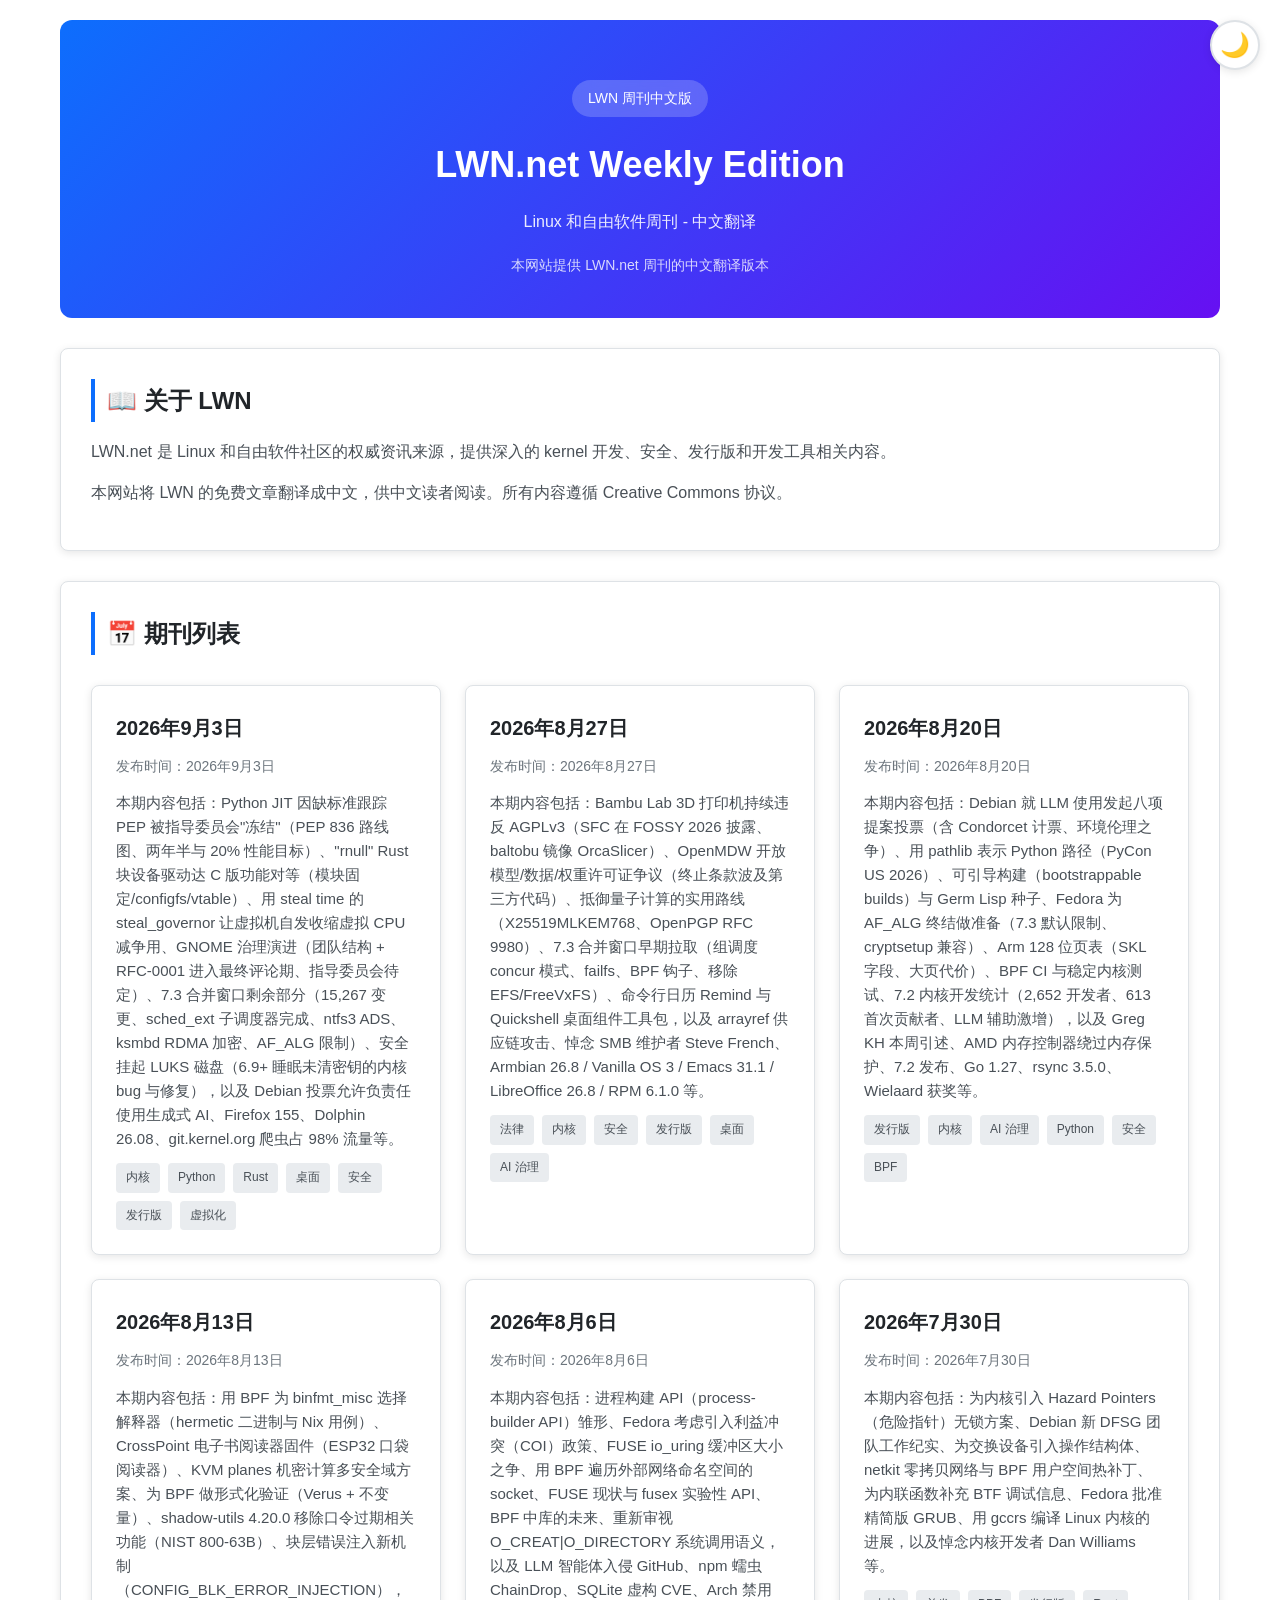
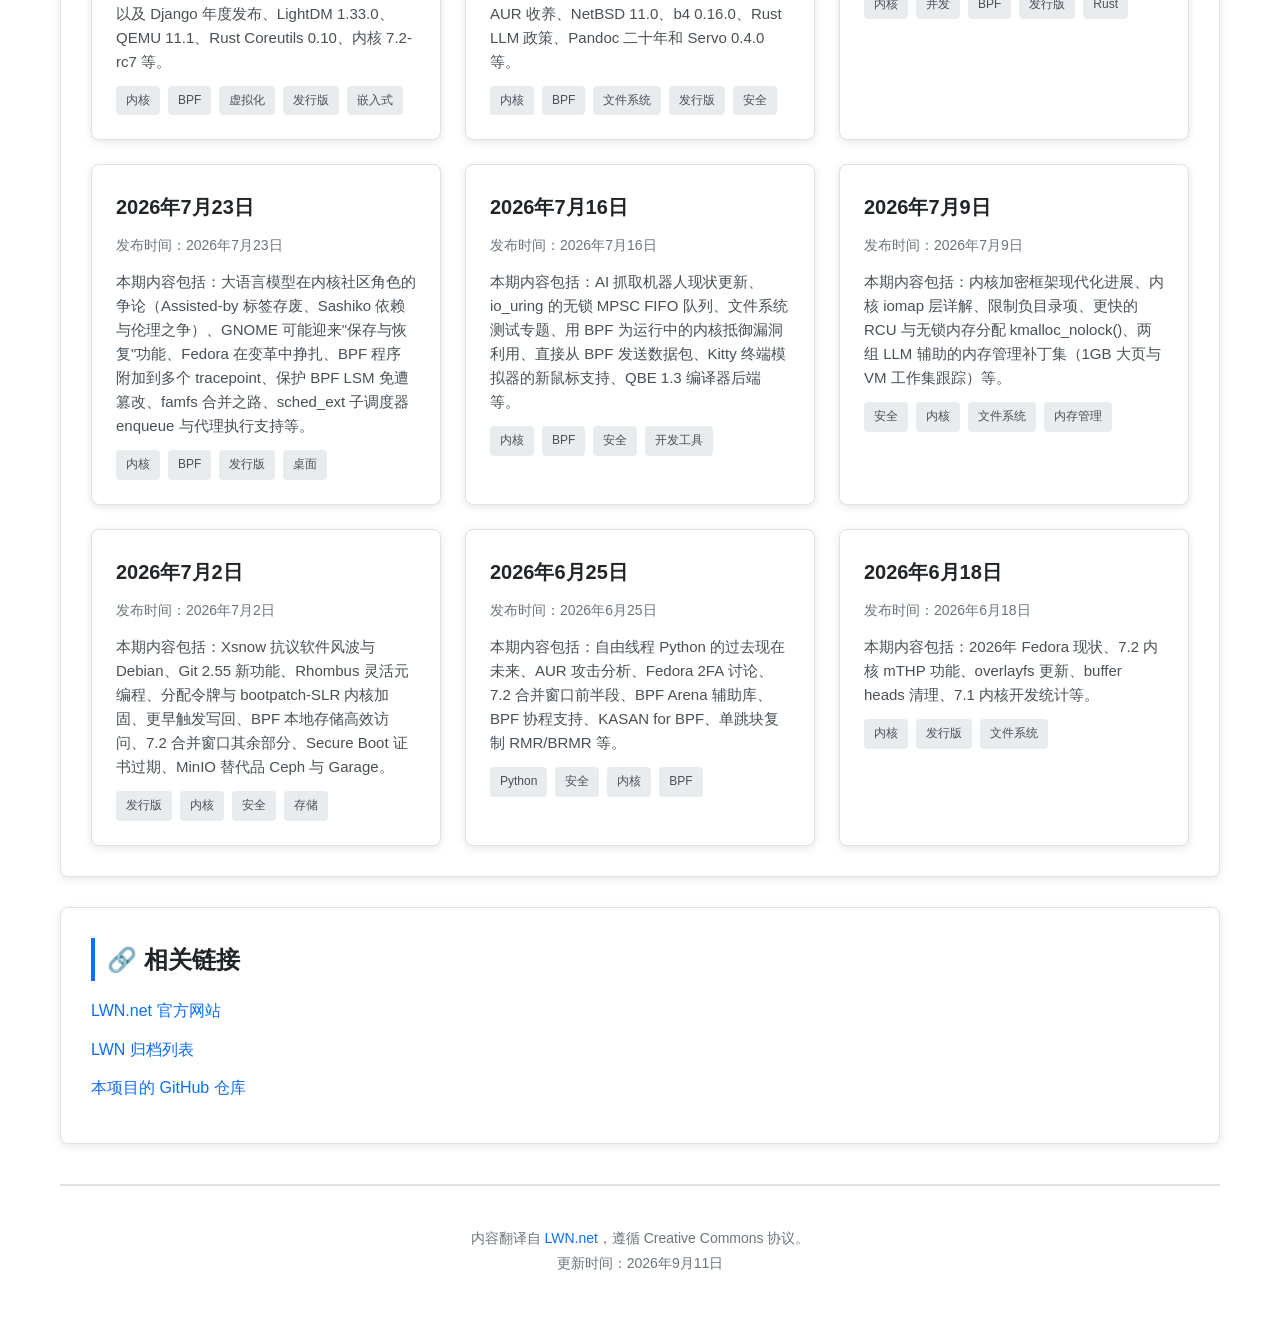
<file: index.html>
<!DOCTYPE html>
<html lang="zh-CN">
<head>
    <meta charset="UTF-8">
    <meta name="viewport" content="width=device-width, initial-scale=1.0">
    <title>LWN 周刊中文版</title>
    <link rel="stylesheet" href="style.css">
    <link rel="icon" href="data:image/svg+xml,<svg xmlns='http://www.w3.org/2000/svg' viewBox='0 0 100 100'><text y='.9em' font-size='90'>📰</text></svg>">
</head>
<body>
    <button class="theme-toggle" id="themeToggle" aria-label="切换主题">
        <span class="theme-icon">🌙</span>
    </button>

    <div class="container">
        <header class="header">
            <div class="header-badge">LWN 周刊中文版</div>
            <h1>LWN.net Weekly Edition</h1>
            <p class="edition-desc">Linux 和自由软件周刊 - 中文翻译</p>
            <p style="margin-top: 16px; font-size: 14px; opacity: 0.8;">
                本网站提供 LWN.net 周刊的中文翻译版本
            </p>
        </header>

        <main class="content">
            <section class="about-section">
                <h2>📖 关于 LWN</h2>
                <p>LWN.net 是 Linux 和自由软件社区的权威资讯来源，提供深入的 kernel 开发、安全、发行版和开发工具相关内容。</p>
                <p>本网站将 LWN 的免费文章翻译成中文，供中文读者阅读。所有内容遵循 Creative Commons 协议。</p>
            </section>

            <section class="editions-section">
                <h2>📅 期刊列表</h2>
                <div class="editions-grid">
                    <div class="edition-card">
                        <h3><a href="2026-09-03.html">2026年9月3日</a></h3>
                        <p class="date">发布时间：2026年9月3日</p>
                        <p class="summary">
                            本期内容包括：Python JIT 因缺标准跟踪 PEP 被指导委员会"冻结"（PEP 836 路线图、两年半与 20% 性能目标）、"rnull" Rust 块设备驱动达 C 版功能对等（模块固定/configfs/vtable）、用 steal time 的 steal_governor 让虚拟机自发收缩虚拟 CPU 减争用、GNOME 治理演进（团队结构 + RFC-0001 进入最终评论期、指导委员会待定）、7.3 合并窗口剩余部分（15,267 变更、sched_ext 子调度器完成、ntfs3 ADS、ksmbd RDMA 加密、AF_ALG 限制）、安全挂起 LUKS 磁盘（6.9+ 睡眠未清密钥的内核 bug 与修复），以及 Debian 投票允许负责任使用生成式 AI、Firefox 155、Dolphin 26.08、git.kernel.org 爬虫占 98% 流量等。
                        </p>
                        <div class="tags">
                            <span class="tag">内核</span>
                            <span class="tag">Python</span>
                            <span class="tag">Rust</span>
                            <span class="tag">桌面</span>
                            <span class="tag">安全</span>
                            <span class="tag">发行版</span>
                            <span class="tag">虚拟化</span>
                        </div>
                    </div>
                    <div class="edition-card">
                        <h3><a href="2026-08-27.html">2026年8月27日</a></h3>
                        <p class="date">发布时间：2026年8月27日</p>
                        <p class="summary">
                            本期内容包括：Bambu Lab 3D 打印机持续违反 AGPLv3（SFC 在 FOSSY 2026 披露、baltobu 镜像 OrcaSlicer）、OpenMDW 开放模型/数据/权重许可证争议（终止条款波及第三方代码）、抵御量子计算的实用路线（X25519MLKEM768、OpenPGP RFC 9980）、7.3 合并窗口早期拉取（组调度 concur 模式、failfs、BPF 钩子、移除 EFS/FreeVxFS）、命令行日历 Remind 与 Quickshell 桌面组件工具包，以及 arrayref 供应链攻击、悼念 SMB 维护者 Steve French、Armbian 26.8 / Vanilla OS 3 / Emacs 31.1 / LibreOffice 26.8 / RPM 6.1.0 等。
                        </p>
                        <div class="tags">
                            <span class="tag">法律</span>
                            <span class="tag">内核</span>
                            <span class="tag">安全</span>
                            <span class="tag">发行版</span>
                            <span class="tag">桌面</span>
                            <span class="tag">AI 治理</span>
                        </div>
                    </div>
                    <div class="edition-card">
                        <h3><a href="2026-08-20.html">2026年8月20日</a></h3>
                        <p class="date">发布时间：2026年8月20日</p>
                        <p class="summary">
                            本期内容包括：Debian 就 LLM 使用发起八项提案投票（含 Condorcet 计票、环境伦理之争）、用 pathlib 表示 Python 路径（PyCon US 2026）、可引导构建（bootstrappable builds）与 Germ Lisp 种子、Fedora 为 AF_ALG 终结做准备（7.3 默认限制、cryptsetup 兼容）、Arm 128 位页表（SKL 字段、大页代价）、BPF CI 与稳定内核测试、7.2 内核开发统计（2,652 开发者、613 首次贡献者、LLM 辅助激增），以及 Greg KH 本周引述、AMD 内存控制器绕过内存保护、7.2 发布、Go 1.27、rsync 3.5.0、Wielaard 获奖等。
                        </p>
                        <div class="tags">
                            <span class="tag">发行版</span>
                            <span class="tag">内核</span>
                            <span class="tag">AI 治理</span>
                            <span class="tag">Python</span>
                            <span class="tag">安全</span>
                            <span class="tag">BPF</span>
                        </div>
                    </div>
                    <div class="edition-card">
                        <h3><a href="2026-08-13.html">2026年8月13日</a></h3>
                        <p class="date">发布时间：2026年8月13日</p>
                        <p class="summary">
                            本期内容包括：用 BPF 为 binfmt_misc 选择解释器（hermetic 二进制与 Nix 用例）、CrossPoint 电子书阅读器固件（ESP32 口袋阅读器）、KVM planes 机密计算多安全域方案、为 BPF 做形式化验证（Verus + 不变量）、shadow-utils 4.20.0 移除口令过期相关功能（NIST 800-63B）、块层错误注入新机制（CONFIG_BLK_ERROR_INJECTION），以及 Django 年度发布、LightDM 1.33.0、QEMU 11.1、Rust Coreutils 0.10、内核 7.2-rc7 等。
                        </p>
                        <div class="tags">
                            <span class="tag">内核</span>
                            <span class="tag">BPF</span>
                            <span class="tag">虚拟化</span>
                            <span class="tag">发行版</span>
                            <span class="tag">嵌入式</span>
                        </div>
                    </div>
                    <div class="edition-card">
                        <h3><a href="2026-08-06.html">2026年8月6日</a></h3>
                        <p class="date">发布时间：2026年8月6日</p>
                        <p class="summary">
                            本期内容包括：进程构建 API（process-builder API）雏形、Fedora 考虑引入利益冲突（COI）政策、FUSE io_uring 缓冲区大小之争、用 BPF 遍历外部网络命名空间的 socket、FUSE 现状与 fusex 实验性 API、BPF 中库的未来、重新审视 O_CREAT|O_DIRECTORY 系统调用语义，以及 LLM 智能体入侵 GitHub、npm 蠕虫 ChainDrop、SQLite 虚构 CVE、Arch 禁用 AUR 收养、NetBSD 11.0、b4 0.16.0、Rust LLM 政策、Pandoc 二十年和 Servo 0.4.0 等。
                        </p>
                        <div class="tags">
                            <span class="tag">内核</span>
                            <span class="tag">BPF</span>
                            <span class="tag">文件系统</span>
                            <span class="tag">发行版</span>
                            <span class="tag">安全</span>
                        </div>
                    </div>
                    <div class="edition-card">
                        <h3><a href="2026-07-30.html">2026年7月30日</a></h3>
                        <p class="date">发布时间：2026年7月30日</p>
                        <p class="summary">
                            本期内容包括：为内核引入 Hazard Pointers（危险指针）无锁方案、Debian 新 DFSG 团队工作纪实、为交换设备引入操作结构体、netkit 零拷贝网络与 BPF 用户空间热补丁、为内联函数补充 BTF 调试信息、Fedora 批准精简版 GRUB、用 gccrs 编译 Linux 内核的进展，以及悼念内核开发者 Dan Williams 等。
                        </p>
                        <div class="tags">
                            <span class="tag">内核</span>
                            <span class="tag">并发</span>
                            <span class="tag">BPF</span>
                            <span class="tag">发行版</span>
                            <span class="tag">Rust</span>
                        </div>
                    </div>
                    <div class="edition-card">
                        <h3><a href="2026-07-23.html">2026年7月23日</a></h3>
                        <p class="date">发布时间：2026年7月23日</p>
                        <p class="summary">
                            本期内容包括：大语言模型在内核社区角色的争论（Assisted-by 标签存废、Sashiko 依赖与伦理之争）、GNOME 可能迎来"保存与恢复"功能、Fedora 在变革中挣扎、BPF 程序附加到多个 tracepoint、保护 BPF LSM 免遭篡改、famfs 合并之路、sched_ext 子调度器 enqueue 与代理执行支持等。
                        </p>
                        <div class="tags">
                            <span class="tag">内核</span>
                            <span class="tag">BPF</span>
                            <span class="tag">发行版</span>
                            <span class="tag">桌面</span>
                        </div>
                    </div>
                    <div class="edition-card">
                        <h3><a href="2026-07-16.html">2026年7月16日</a></h3>
                        <p class="date">发布时间：2026年7月16日</p>
                        <p class="summary">
                            本期内容包括：AI 抓取机器人现状更新、io_uring 的无锁 MPSC FIFO 队列、文件系统测试专题、用 BPF 为运行中的内核抵御漏洞利用、直接从 BPF 发送数据包、Kitty 终端模拟器的新鼠标支持、QBE 1.3 编译器后端等。
                        </p>
                        <div class="tags">
                            <span class="tag">内核</span>
                            <span class="tag">BPF</span>
                            <span class="tag">安全</span>
                            <span class="tag">开发工具</span>
                        </div>
                    </div>
                    <div class="edition-card">
                        <h3><a href="2026-07-09.html">2026年7月9日</a></h3>
                        <p class="date">发布时间：2026年7月9日</p>
                        <p class="summary">
                            本期内容包括：内核加密框架现代化进展、内核 iomap 层详解、限制负目录项、更快的 RCU 与无锁内存分配 kmalloc_nolock()、两组 LLM 辅助的内存管理补丁集（1GB 大页与 VM 工作集跟踪）等。
                        </p>
                        <div class="tags">
                            <span class="tag">安全</span>
                            <span class="tag">内核</span>
                            <span class="tag">文件系统</span>
                            <span class="tag">内存管理</span>
                        </div>
                    </div>
                    <div class="edition-card">
                        <h3><a href="2026-07-02.html">2026年7月2日</a></h3>
                        <p class="date">发布时间：2026年7月2日</p>
                        <p class="summary">
                            本期内容包括：Xsnow 抗议软件风波与 Debian、Git 2.55 新功能、Rhombus 灵活元编程、分配令牌与 bootpatch-SLR 内核加固、更早触发写回、BPF 本地存储高效访问、7.2 合并窗口其余部分、Secure Boot 证书过期、MinIO 替代品 Ceph 与 Garage。
                        </p>
                        <div class="tags">
                            <span class="tag">发行版</span>
                            <span class="tag">内核</span>
                            <span class="tag">安全</span>
                            <span class="tag">存储</span>
                        </div>
                    </div>
                    <div class="edition-card">
                        <h3><a href="2026-06-25.html">2026年6月25日</a></h3>
                        <p class="date">发布时间：2026年6月25日</p>
                        <p class="summary">
                            本期内容包括：自由线程 Python 的过去现在未来、AUR 攻击分析、Fedora 2FA 讨论、7.2 合并窗口前半段、BPF Arena 辅助库、BPF 协程支持、KASAN for BPF、单跳块复制 RMR/BRMR 等。
                        </p>
                        <div class="tags">
                            <span class="tag">Python</span>
                            <span class="tag">安全</span>
                            <span class="tag">内核</span>
                            <span class="tag">BPF</span>
                        </div>
                    </div>
                    <div class="edition-card">
                        <h3><a href="2026-06-18.html">2026年6月18日</a></h3>
                        <p class="date">发布时间：2026年6月18日</p>
                        <p class="summary">
                            本期内容包括：2026年 Fedora 现状、7.2 内核 mTHP 功能、overlayfs 更新、buffer heads 清理、7.1 内核开发统计等。
                        </p>
                        <div class="tags">
                            <span class="tag">内核</span>
                            <span class="tag">发行版</span>
                            <span class="tag">文件系统</span>
                        </div>
                    </div>
                </div>
            </section>

            <section class="links-section">
                <h2>🔗 相关链接</h2>
                <ul class="links-list">
                    <li><a href="https://lwn.net" target="_blank">LWN.net 官方网站</a></li>
                    <li><a href="https://lwn.net/Archives/" target="_blank">LWN 归档列表</a></li>
                    <li><a href="https://github.com/lph12168x/LWN-Weekly" target="_blank">本项目的 GitHub 仓库</a></li>
                </ul>
            </section>
        </main>

        <footer class="footer">
            <p>内容翻译自 <a href="https://lwn.net" target="_blank">LWN.net</a>，遵循 Creative Commons 协议。</p>
            <p>更新时间：2026年9月11日</p>
        </footer>
    </div>

    <script>
        const themeToggle = document.getElementById('themeToggle');
        const themeIcon = themeToggle.querySelector('.theme-icon');
        
        const currentTheme = localStorage.getItem('theme') || 'light';
        document.documentElement.setAttribute('data-theme', currentTheme);
        updateIcon(currentTheme);

        themeToggle.addEventListener('click', () => {
            const current = document.documentElement.getAttribute('data-theme');
            const newTheme = current === 'light' ? 'dark' : 'light';
            document.documentElement.setAttribute('data-theme', newTheme);
            localStorage.setItem('theme', newTheme);
            updateIcon(newTheme);
        });

        function updateIcon(theme) {
            themeIcon.textContent = theme === 'light' ? '🌙' : '☀️';
        }
    </script>
</body>
</html>
</file>
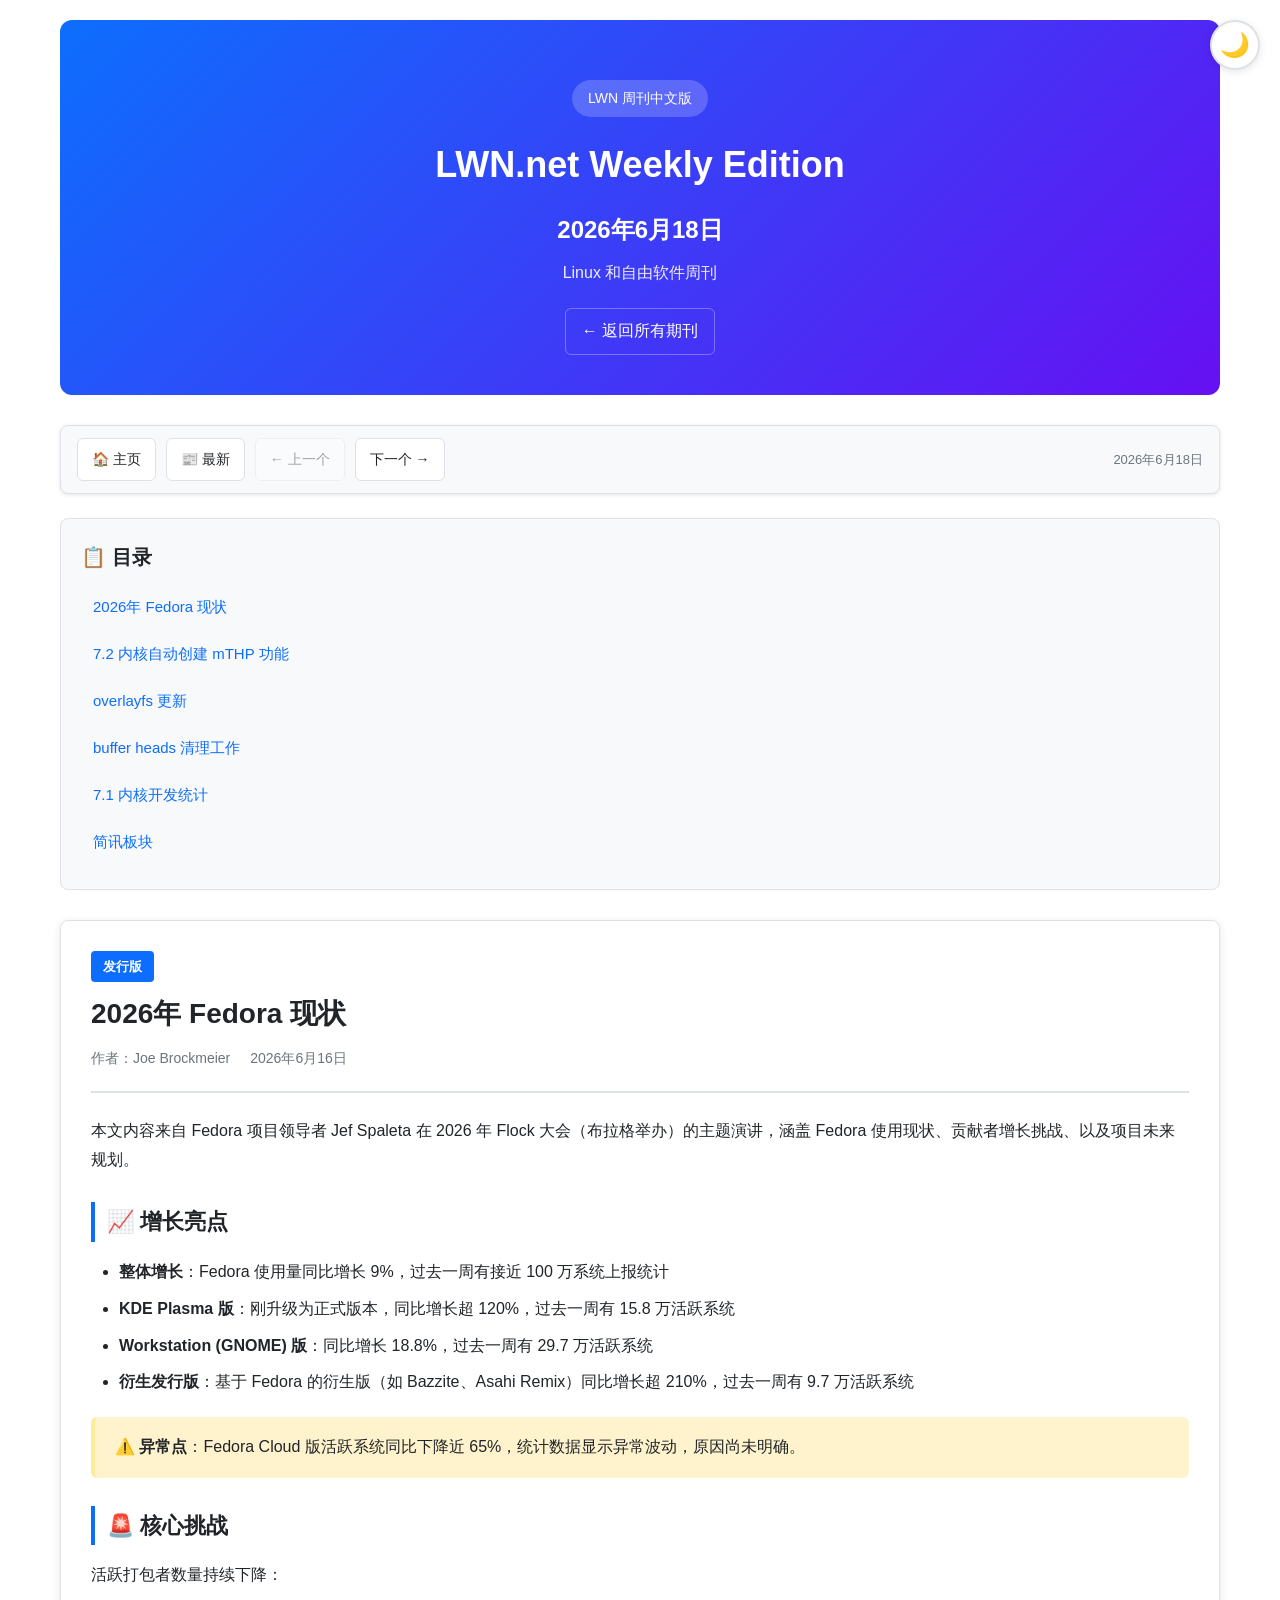
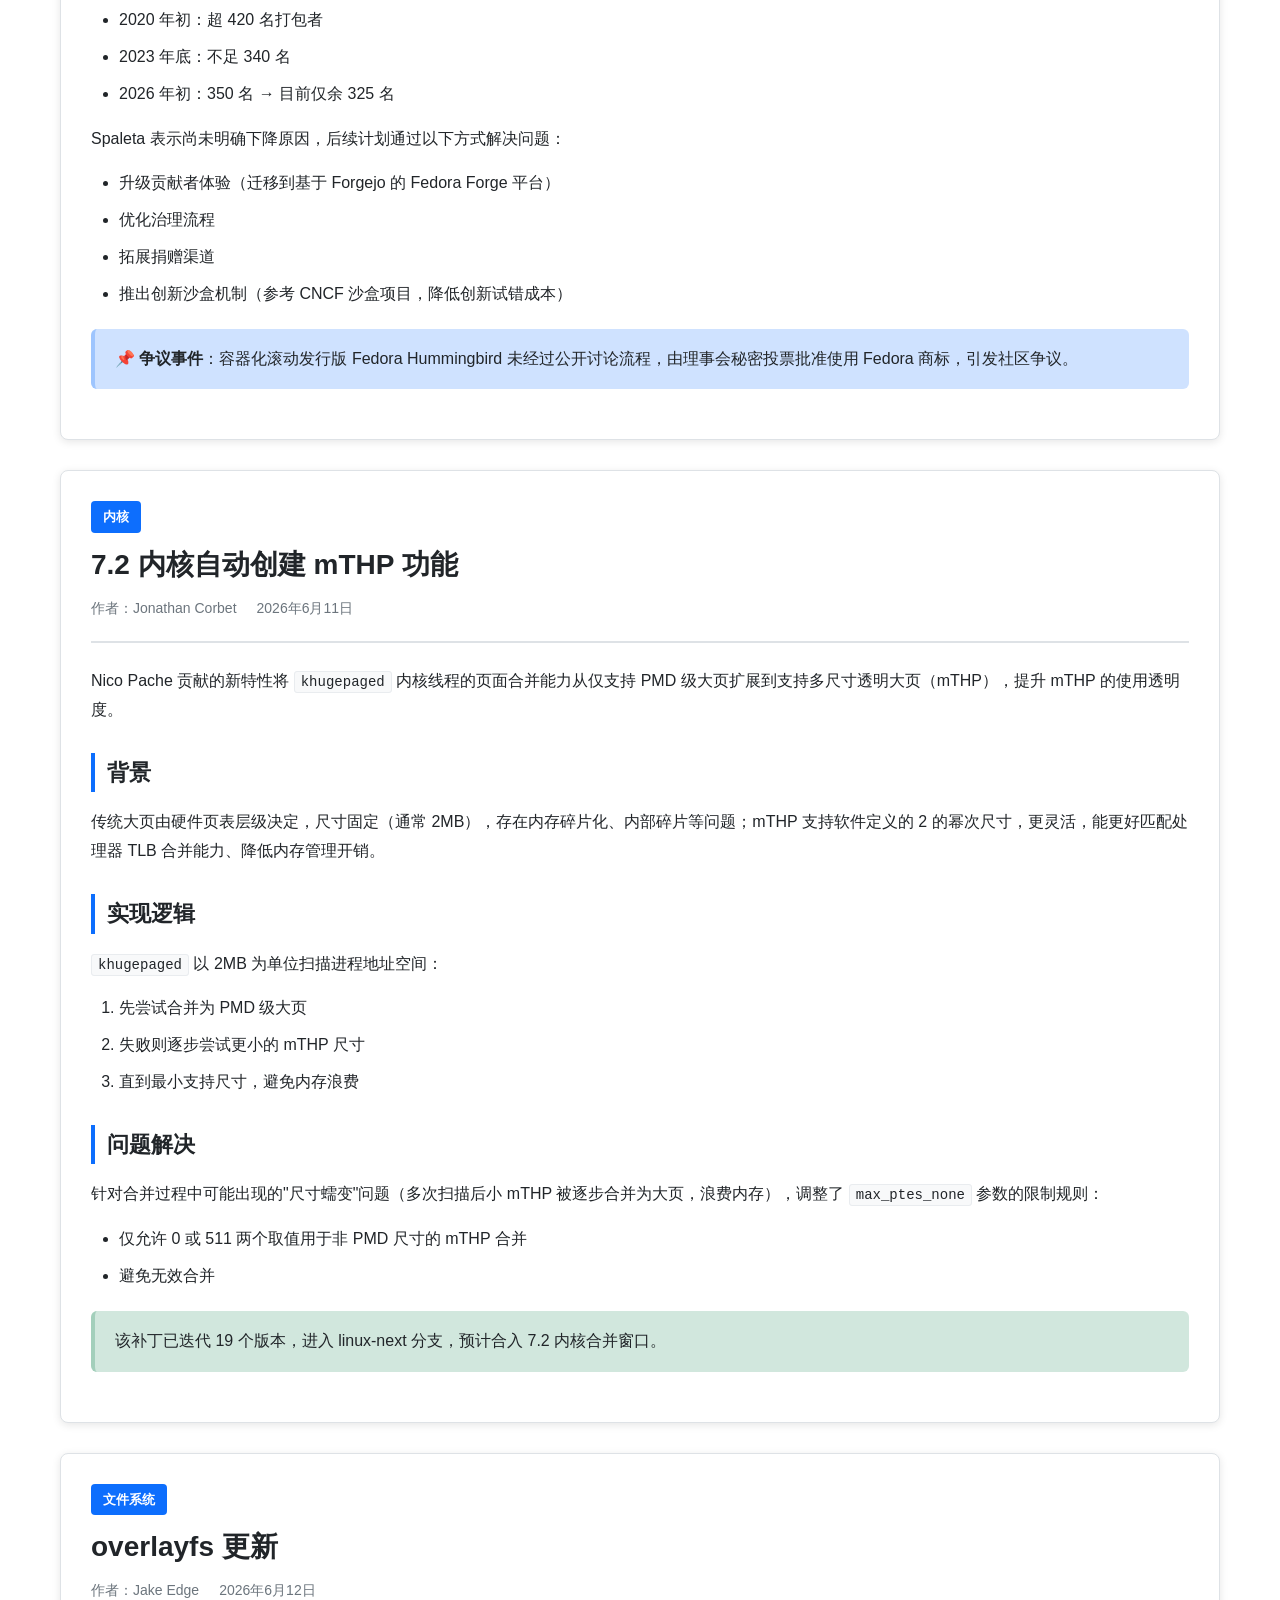
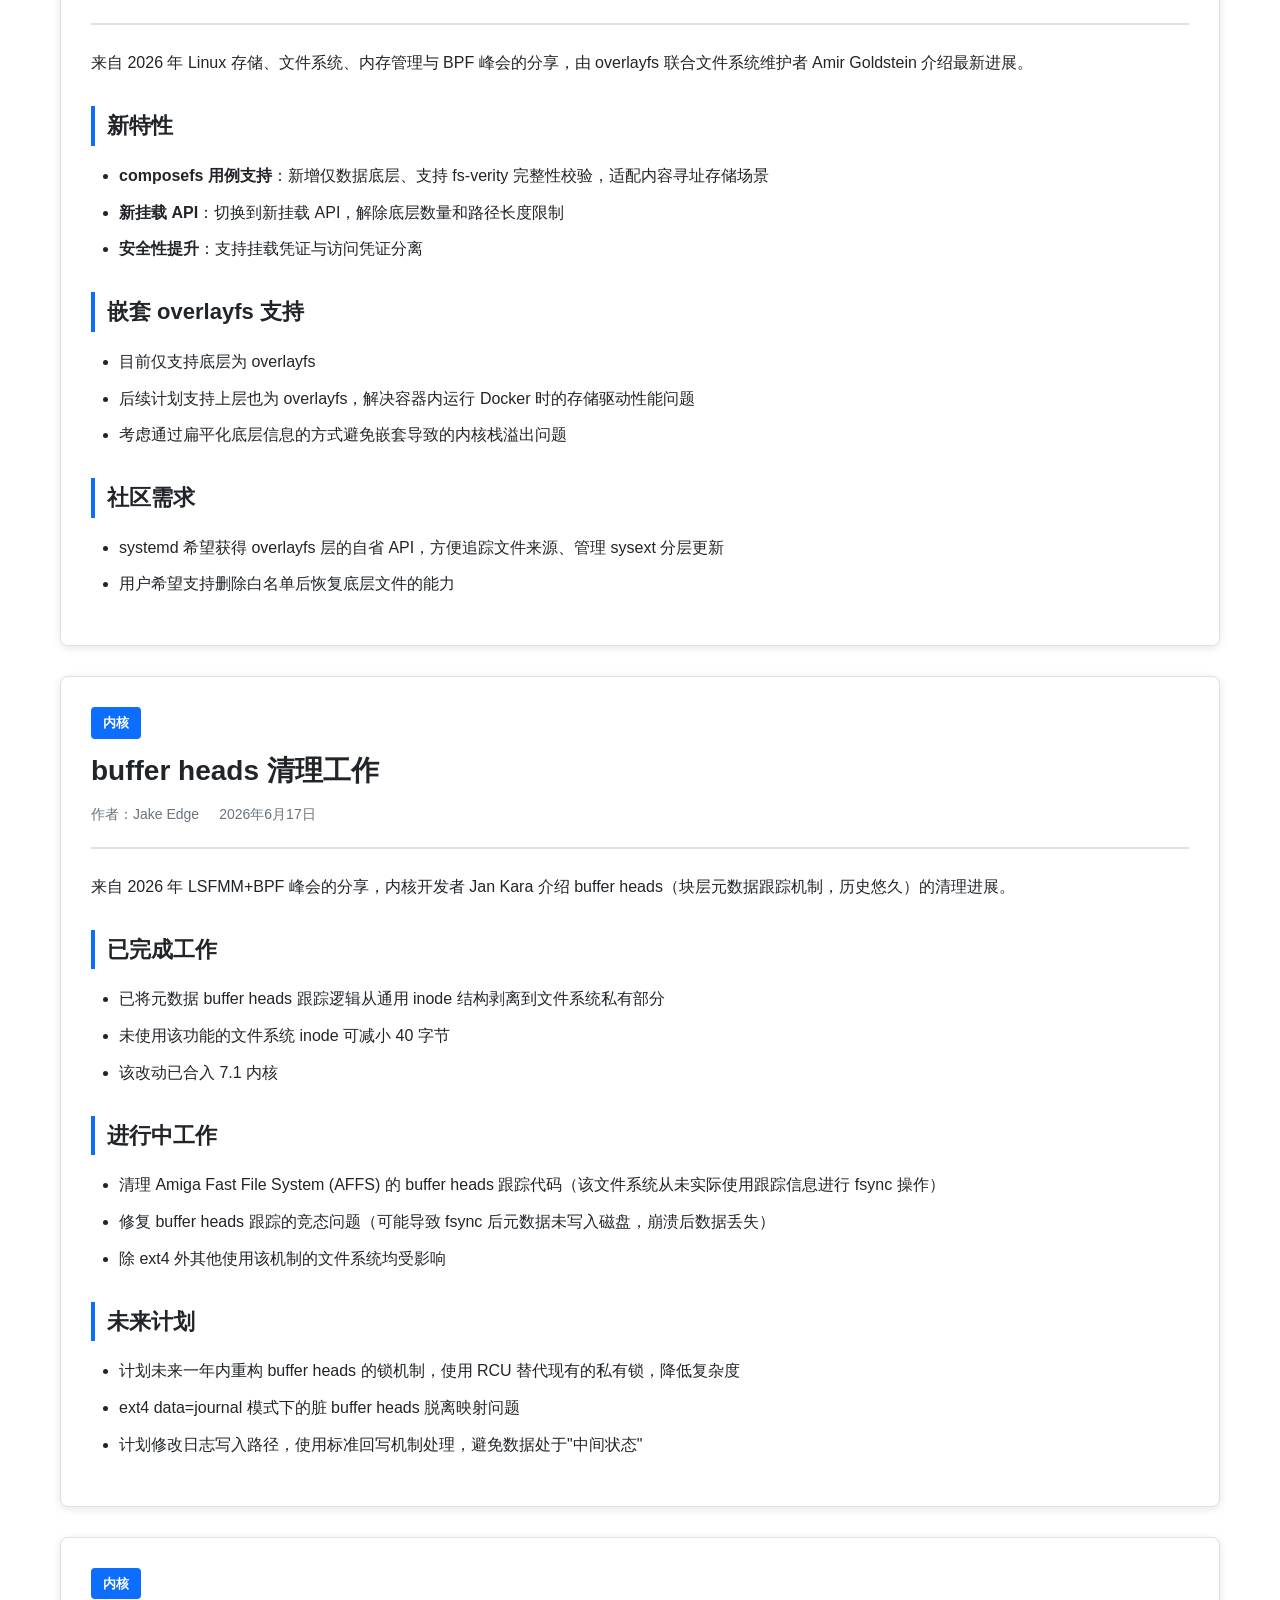
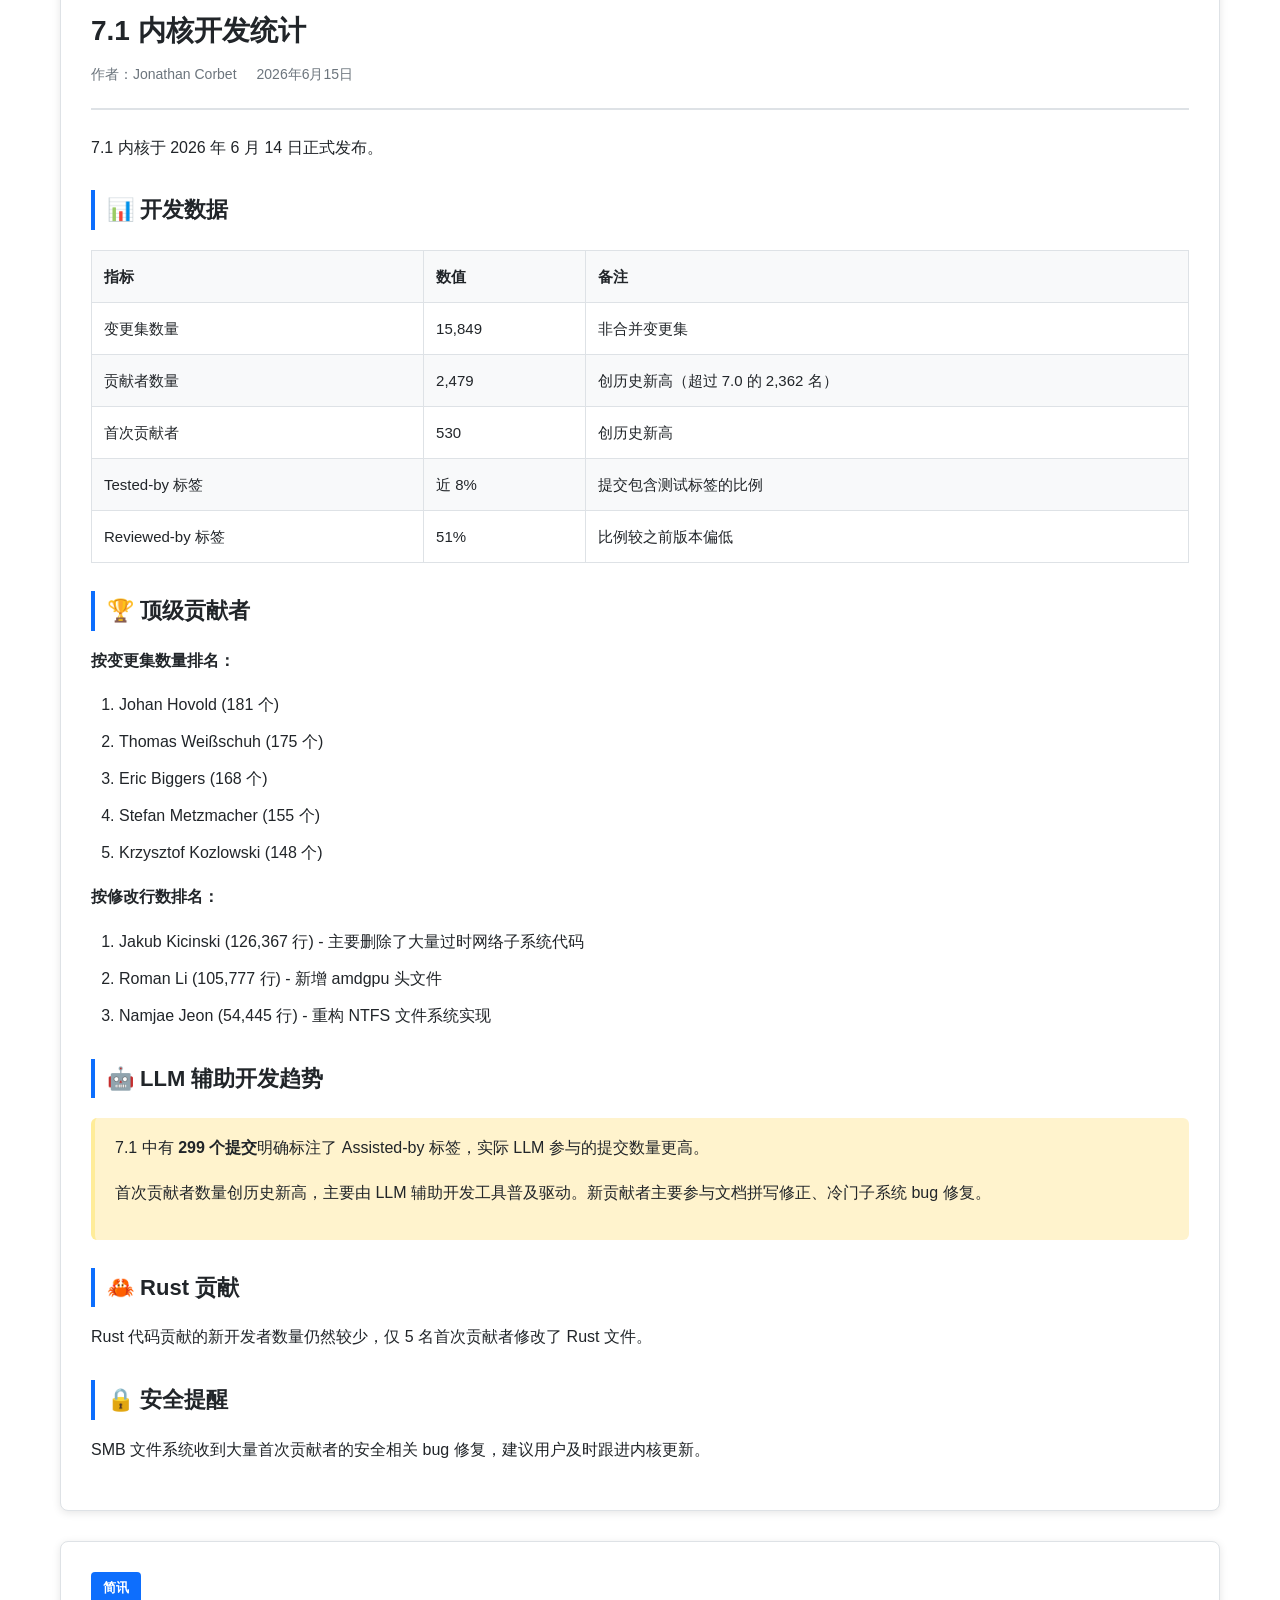
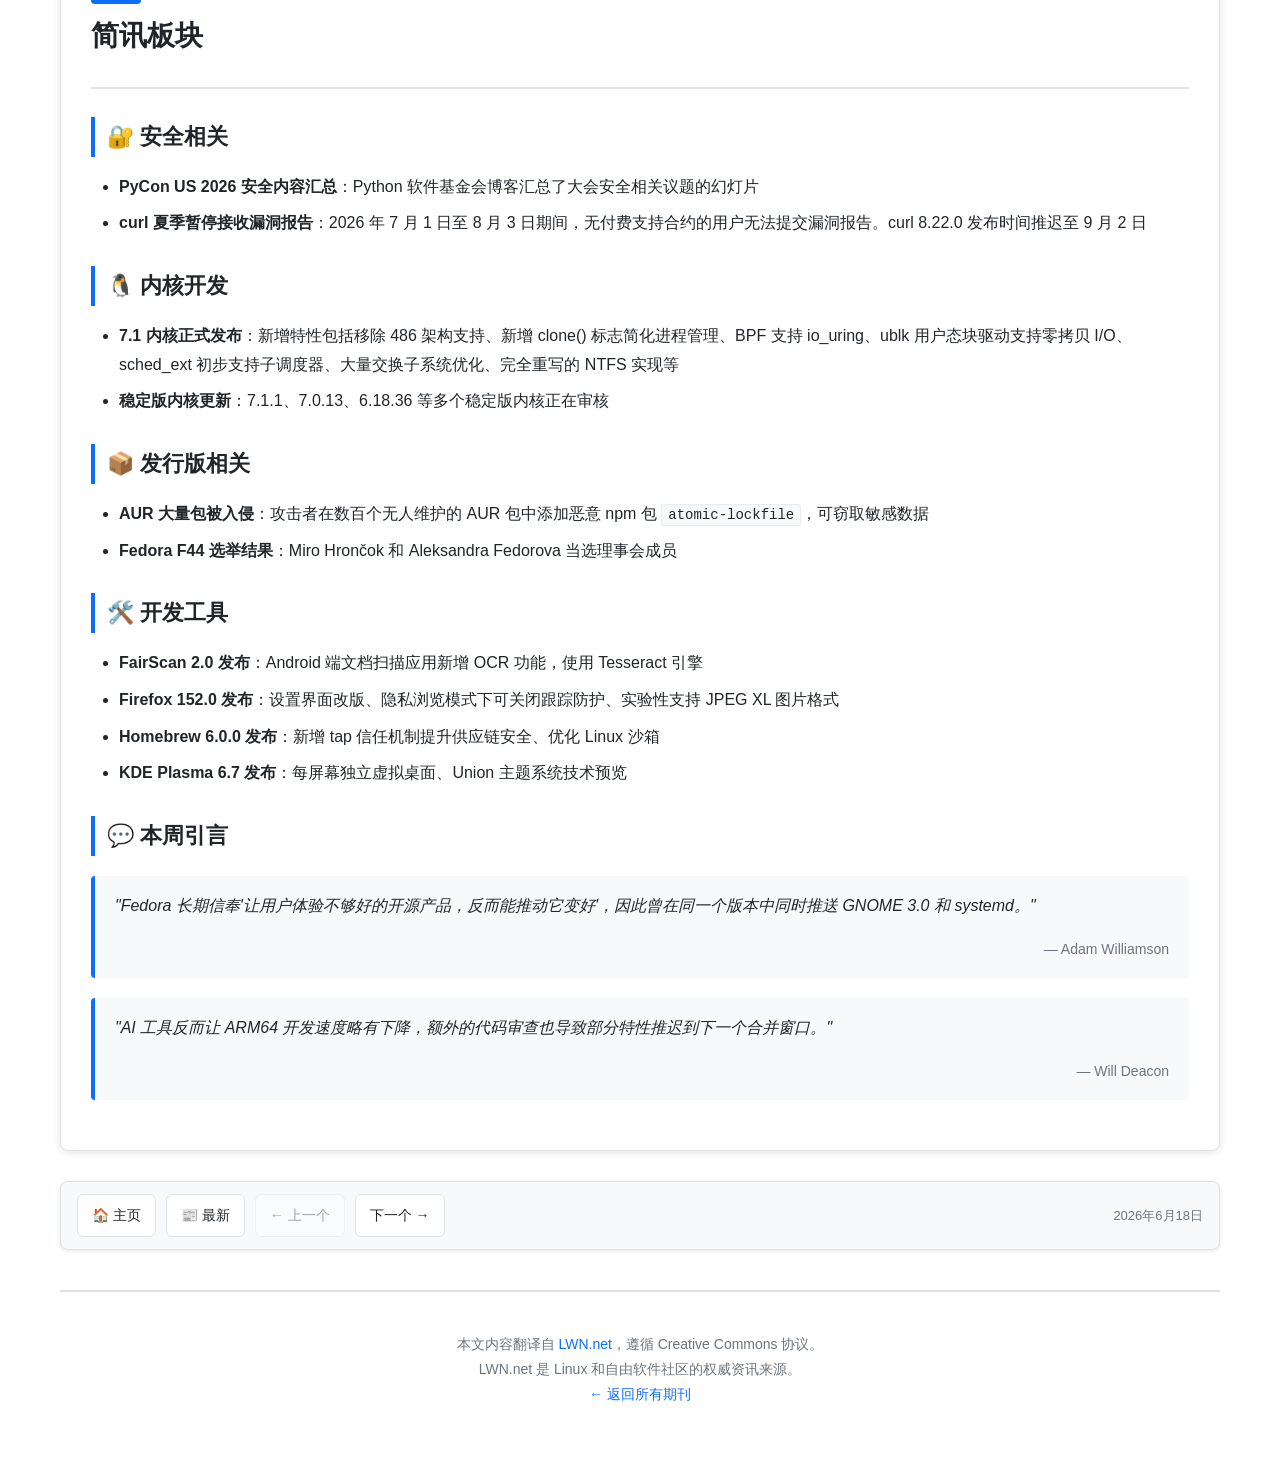
<file: 2026-06-18.html>
<!DOCTYPE html>
<html lang="zh-CN">
<head>
    <meta charset="UTF-8">
    <meta name="viewport" content="width=device-width, initial-scale=1.0">
    <title>LWN 周刊 - 2026年6月18日</title>
    <link rel="stylesheet" href="style.css">
    <link rel="icon" href="data:image/svg+xml,<svg xmlns='http://www.w3.org/2000/svg' viewBox='0 0 100 100'><text y='.9em' font-size='90'>📰</text></svg>">
</head>
<body>
    <button class="theme-toggle" id="themeToggle" aria-label="切换主题">
        <span class="theme-icon">🌙</span>
    </button>

    <div class="container">
        <header class="header">
            <div class="header-badge">LWN 周刊中文版</div>
            <h1>LWN.net Weekly Edition</h1>
            <p class="edition-date">2026年6月18日</p>
            <p class="edition-desc">Linux 和自由软件周刊</p>
            <a href="index.html" class="back-link">← 返回所有期刊</a>
        </header>

        <!-- 期刊导航 NAV-START -->
        <nav class="nav-bar" aria-label="期刊导航">
            <a class="nav-btn" href="index.html">🏠 主页</a>
            <a class="nav-btn" href="2026-08-27.html">📰 最新</a>
            <span class="nav-btn nav-disabled">← 上一个</span>
            <a class="nav-btn" href="2026-06-25.html">下一个 →</a>
            <span class="nav-current-label">2026年6月18日</span>
        </nav>
        <!-- 期刊导航 NAV-END -->

        <nav class="toc">
            <h2>📋 目录</h2>
            <ul>
                <li><a href="#fedora-status">2026年 Fedora 现状</a></li>
                <li><a href="#mthp">7.2 内核自动创建 mTHP 功能</a></li>
                <li><a href="#overlayfs">overlayfs 更新</a></li>
                <li><a href="#buffer-heads">buffer heads 清理工作</a></li>
                <li><a href="#kernel-stats">7.1 内核开发统计</a></li>
                <li><a href="#briefs">简讯板块</a></li>
            </ul>
        </nav>

        <main class="content">
            <article class="article" id="fedora-status">
                <div class="article-header">
                    <span class="article-category">发行版</span>
                    <h2>2026年 Fedora 现状</h2>
                    <div class="article-meta">
                        <span class="author">作者：Joe Brockmeier</span>
                        <span class="date">2026年6月16日</span>
                    </div>
                </div>
                <div class="article-body">
                    <p>本文内容来自 Fedora 项目领导者 Jef Spaleta 在 2026 年 Flock 大会（布拉格举办）的主题演讲，涵盖 Fedora 使用现状、贡献者增长挑战、以及项目未来规划。</p>

                    <h3>📈 增长亮点</h3>
                    <ul>
                        <li><strong>整体增长</strong>：Fedora 使用量同比增长 9%，过去一周有接近 100 万系统上报统计</li>
                        <li><strong>KDE Plasma 版</strong>：刚升级为正式版本，同比增长超 120%，过去一周有 15.8 万活跃系统</li>
                        <li><strong>Workstation (GNOME) 版</strong>：同比增长 18.8%，过去一周有 29.7 万活跃系统</li>
                        <li><strong>衍生发行版</strong>：基于 Fedora 的衍生版（如 Bazzite、Asahi Remix）同比增长超 210%，过去一周有 9.7 万活跃系统</li>
                    </ul>

                    <div class="info-box warning">
                        <strong>⚠️ 异常点</strong>：Fedora Cloud 版活跃系统同比下降近 65%，统计数据显示异常波动，原因尚未明确。
                    </div>

                    <h3>🚨 核心挑战</h3>
                    <p>活跃打包者数量持续下降：</p>
                    <ul>
                        <li>2020 年初：超 420 名打包者</li>
                        <li>2023 年底：不足 340 名</li>
                        <li>2026 年初：350 名 → 目前仅余 325 名</li>
                    </ul>

                    <p>Spaleta 表示尚未明确下降原因，后续计划通过以下方式解决问题：</p>
                    <ul>
                        <li>升级贡献者体验（迁移到基于 Forgejo 的 Fedora Forge 平台）</li>
                        <li>优化治理流程</li>
                        <li>拓展捐赠渠道</li>
                        <li>推出创新沙盒机制（参考 CNCF 沙盒项目，降低创新试错成本）</li>
                    </ul>

                    <div class="info-box note">
                        <strong>📌 争议事件</strong>：容器化滚动发行版 Fedora Hummingbird 未经过公开讨论流程，由理事会秘密投票批准使用 Fedora 商标，引发社区争议。
                    </div>
                </div>
            </article>

            <article class="article" id="mthp">
                <div class="article-header">
                    <span class="article-category">内核</span>
                    <h2>7.2 内核自动创建 mTHP 功能</h2>
                    <div class="article-meta">
                        <span class="author">作者：Jonathan Corbet</span>
                        <span class="date">2026年6月11日</span>
                    </div>
                </div>
                <div class="article-body">
                    <p>Nico Pache 贡献的新特性将 <code>khugepaged</code> 内核线程的页面合并能力从仅支持 PMD 级大页扩展到支持多尺寸透明大页（mTHP），提升 mTHP 的使用透明度。</p>

                    <h3>背景</h3>
                    <p>传统大页由硬件页表层级决定，尺寸固定（通常 2MB），存在内存碎片化、内部碎片等问题；mTHP 支持软件定义的 2 的幂次尺寸，更灵活，能更好匹配处理器 TLB 合并能力、降低内存管理开销。</p>

                    <h3>实现逻辑</h3>
                    <p><code>khugepaged</code> 以 2MB 为单位扫描进程地址空间：</p>
                    <ol>
                        <li>先尝试合并为 PMD 级大页</li>
                        <li>失败则逐步尝试更小的 mTHP 尺寸</li>
                        <li>直到最小支持尺寸，避免内存浪费</li>
                    </ol>

                    <h3>问题解决</h3>
                    <p>针对合并过程中可能出现的"尺寸蠕变"问题（多次扫描后小 mTHP 被逐步合并为大页，浪费内存），调整了 <code>max_ptes_none</code> 参数的限制规则：</p>
                    <ul>
                        <li>仅允许 0 或 511 两个取值用于非 PMD 尺寸的 mTHP 合并</li>
                        <li>避免无效合并</li>
                    </ul>

                    <div class="info-box success">
                        该补丁已迭代 19 个版本，进入 linux-next 分支，预计合入 7.2 内核合并窗口。
                    </div>
                </div>
            </article>

            <article class="article" id="overlayfs">
                <div class="article-header">
                    <span class="article-category">文件系统</span>
                    <h2>overlayfs 更新</h2>
                    <div class="article-meta">
                        <span class="author">作者：Jake Edge</span>
                        <span class="date">2026年6月12日</span>
                    </div>
                </div>
                <div class="article-body">
                    <p>来自 2026 年 Linux 存储、文件系统、内存管理与 BPF 峰会的分享，由 overlayfs 联合文件系统维护者 Amir Goldstein 介绍最新进展。</p>

                    <h3>新特性</h3>
                    <ul>
                        <li><strong>composefs 用例支持</strong>：新增仅数据底层、支持 fs-verity 完整性校验，适配内容寻址存储场景</li>
                        <li><strong>新挂载 API</strong>：切换到新挂载 API，解除底层数量和路径长度限制</li>
                        <li><strong>安全性提升</strong>：支持挂载凭证与访问凭证分离</li>
                    </ul>

                    <h3>嵌套 overlayfs 支持</h3>
                    <ul>
                        <li>目前仅支持底层为 overlayfs</li>
                        <li>后续计划支持上层也为 overlayfs，解决容器内运行 Docker 时的存储驱动性能问题</li>
                        <li>考虑通过扁平化底层信息的方式避免嵌套导致的内核栈溢出问题</li>
                    </ul>

                    <h3>社区需求</h3>
                    <ul>
                        <li>systemd 希望获得 overlayfs 层的自省 API，方便追踪文件来源、管理 sysext 分层更新</li>
                        <li>用户希望支持删除白名单后恢复底层文件的能力</li>
                    </ul>
                </div>
            </article>

            <article class="article" id="buffer-heads">
                <div class="article-header">
                    <span class="article-category">内核</span>
                    <h2>buffer heads 清理工作</h2>
                    <div class="article-meta">
                        <span class="author">作者：Jake Edge</span>
                        <span class="date">2026年6月17日</span>
                    </div>
                </div>
                <div class="article-body">
                    <p>来自 2026 年 LSFMM+BPF 峰会的分享，内核开发者 Jan Kara 介绍 buffer heads（块层元数据跟踪机制，历史悠久）的清理进展。</p>

                    <h3>已完成工作</h3>
                    <ul>
                        <li>已将元数据 buffer heads 跟踪逻辑从通用 inode 结构剥离到文件系统私有部分</li>
                        <li>未使用该功能的文件系统 inode 可减小 40 字节</li>
                        <li>该改动已合入 7.1 内核</li>
                    </ul>

                    <h3>进行中工作</h3>
                    <ul>
                        <li>清理 Amiga Fast File System (AFFS) 的 buffer heads 跟踪代码（该文件系统从未实际使用跟踪信息进行 fsync 操作）</li>
                        <li>修复 buffer heads 跟踪的竞态问题（可能导致 fsync 后元数据未写入磁盘，崩溃后数据丢失）</li>
                        <li>除 ext4 外其他使用该机制的文件系统均受影响</li>
                    </ul>

                    <h3>未来计划</h3>
                    <ul>
                        <li>计划未来一年内重构 buffer heads 的锁机制，使用 RCU 替代现有的私有锁，降低复杂度</li>
                        <li>ext4 data=journal 模式下的脏 buffer heads 脱离映射问题</li>
                        <li>计划修改日志写入路径，使用标准回写机制处理，避免数据处于"中间状态"</li>
                    </ul>
                </div>
            </article>

            <article class="article" id="kernel-stats">
                <div class="article-header">
                    <span class="article-category">内核</span>
                    <h2>7.1 内核开发统计</h2>
                    <div class="article-meta">
                        <span class="author">作者：Jonathan Corbet</span>
                        <span class="date">2026年6月15日</span>
                    </div>
                </div>
                <div class="article-body">
                    <p>7.1 内核于 2026 年 6 月 14 日正式发布。</p>

                    <h3>📊 开发数据</h3>
                    <table>
                        <thead>
                            <tr>
                                <th>指标</th>
                                <th>数值</th>
                                <th>备注</th>
                            </tr>
                        </thead>
                        <tbody>
                            <tr>
                                <td>变更集数量</td>
                                <td>15,849</td>
                                <td>非合并变更集</td>
                            </tr>
                            <tr>
                                <td>贡献者数量</td>
                                <td>2,479</td>
                                <td>创历史新高（超过 7.0 的 2,362 名）</td>
                            </tr>
                            <tr>
                                <td>首次贡献者</td>
                                <td>530</td>
                                <td>创历史新高</td>
                            </tr>
                            <tr>
                                <td>Tested-by 标签</td>
                                <td>近 8%</td>
                                <td>提交包含测试标签的比例</td>
                            </tr>
                            <tr>
                                <td>Reviewed-by 标签</td>
                                <td>51%</td>
                                <td>比例较之前版本偏低</td>
                            </tr>
                        </tbody>
                    </table>

                    <h3>🏆 顶级贡献者</h3>
                    <p><strong>按变更集数量排名：</strong></p>
                    <ol>
                        <li>Johan Hovold (181 个)</li>
                        <li>Thomas Weißschuh (175 个)</li>
                        <li>Eric Biggers (168 个)</li>
                        <li>Stefan Metzmacher (155 个)</li>
                        <li>Krzysztof Kozlowski (148 个)</li>
                    </ol>

                    <p><strong>按修改行数排名：</strong></p>
                    <ol>
                        <li>Jakub Kicinski (126,367 行) - 主要删除了大量过时网络子系统代码</li>
                        <li>Roman Li (105,777 行) - 新增 amdgpu 头文件</li>
                        <li>Namjae Jeon (54,445 行) - 重构 NTFS 文件系统实现</li>
                    </ol>

                    <h3>🤖 LLM 辅助开发趋势</h3>
                    <div class="info-box warning">
                        <p>7.1 中有 <strong>299 个提交</strong>明确标注了 Assisted-by 标签，实际 LLM 参与的提交数量更高。</p>
                        <p>首次贡献者数量创历史新高，主要由 LLM 辅助开发工具普及驱动。新贡献者主要参与文档拼写修正、冷门子系统 bug 修复。</p>
                    </div>

                    <h3>🦀 Rust 贡献</h3>
                    <p>Rust 代码贡献的新开发者数量仍然较少，仅 5 名首次贡献者修改了 Rust 文件。</p>

                    <h3>🔒 安全提醒</h3>
                    <p>SMB 文件系统收到大量首次贡献者的安全相关 bug 修复，建议用户及时跟进内核更新。</p>
                </div>
            </article>

            <section class="article" id="briefs">
                <div class="article-header">
                    <span class="article-category">简讯</span>
                    <h2>简讯板块</h2>
                </div>
                <div class="article-body">
                    <h3>🔐 安全相关</h3>
                    <ul>
                        <li><strong>PyCon US 2026 安全内容汇总</strong>：Python 软件基金会博客汇总了大会安全相关议题的幻灯片</li>
                        <li><strong>curl 夏季暂停接收漏洞报告</strong>：2026 年 7 月 1 日至 8 月 3 日期间，无付费支持合约的用户无法提交漏洞报告。curl 8.22.0 发布时间推迟至 9 月 2 日</li>
                    </ul>

                    <h3>🐧 内核开发</h3>
                    <ul>
                        <li><strong>7.1 内核正式发布</strong>：新增特性包括移除 486 架构支持、新增 clone() 标志简化进程管理、BPF 支持 io_uring、ublk 用户态块驱动支持零拷贝 I/O、sched_ext 初步支持子调度器、大量交换子系统优化、完全重写的 NTFS 实现等</li>
                        <li><strong>稳定版内核更新</strong>：7.1.1、7.0.13、6.18.36 等多个稳定版内核正在审核</li>
                    </ul>

                    <h3>📦 发行版相关</h3>
                    <ul>
                        <li><strong>AUR 大量包被入侵</strong>：攻击者在数百个无人维护的 AUR 包中添加恶意 npm 包 <code>atomic-lockfile</code>，可窃取敏感数据</li>
                        <li><strong>Fedora F44 选举结果</strong>：Miro Hrončok 和 Aleksandra Fedorova 当选理事会成员</li>
                    </ul>

                    <h3>🛠️ 开发工具</h3>
                    <ul>
                        <li><strong>FairScan 2.0 发布</strong>：Android 端文档扫描应用新增 OCR 功能，使用 Tesseract 引擎</li>
                        <li><strong>Firefox 152.0 发布</strong>：设置界面改版、隐私浏览模式下可关闭跟踪防护、实验性支持 JPEG XL 图片格式</li>
                        <li><strong>Homebrew 6.0.0 发布</strong>：新增 tap 信任机制提升供应链安全、优化 Linux 沙箱</li>
                        <li><strong>KDE Plasma 6.7 发布</strong>：每屏幕独立虚拟桌面、Union 主题系统技术预览</li>
                    </ul>

                    <h3>💬 本周引言</h3>
                    <blockquote>
                        <p>"Fedora 长期信奉'让用户体验不够好的开源产品，反而能推动它变好'，因此曾在同一个版本中同时推送 GNOME 3.0 和 systemd。"</p>
                        <cite>— Adam Williamson</cite>
                    </blockquote>
                    <blockquote>
                        <p>"AI 工具反而让 ARM64 开发速度略有下降，额外的代码审查也导致部分特性推迟到下一个合并窗口。"</p>
                        <cite>— Will Deacon</cite>
                    </blockquote>
                </div>
            </section>
        </main>

        <!-- 期刊导航 NAV-START -->
        <nav class="nav-bar bottom" aria-label="期刊导航">
            <a class="nav-btn" href="index.html">🏠 主页</a>
            <a class="nav-btn" href="2026-08-27.html">📰 最新</a>
            <span class="nav-btn nav-disabled">← 上一个</span>
            <a class="nav-btn" href="2026-06-25.html">下一个 →</a>
            <span class="nav-current-label">2026年6月18日</span>
        </nav>
        <!-- 期刊导航 NAV-END -->

        <footer class="footer">
            <p>本文内容翻译自 <a href="https://lwn.net/Articles/1077459/" target="_blank">LWN.net</a>，遵循 Creative Commons 协议。</p>
            <p>LWN.net 是 Linux 和自由软件社区的权威资讯来源。</p>
            <p><a href="index.html">← 返回所有期刊</a></p>
        </footer>
    </div>

    <script>
        const themeToggle = document.getElementById('themeToggle');
        const themeIcon = themeToggle.querySelector('.theme-icon');
        
        const currentTheme = localStorage.getItem('theme') || 'light';
        document.documentElement.setAttribute('data-theme', currentTheme);
        updateIcon(currentTheme);

        themeToggle.addEventListener('click', () => {
            const current = document.documentElement.getAttribute('data-theme');
            const newTheme = current === 'light' ? 'dark' : 'light';
            document.documentElement.setAttribute('data-theme', newTheme);
            localStorage.setItem('theme', newTheme);
            updateIcon(newTheme);
        });

        function updateIcon(theme) {
            themeIcon.textContent = theme === 'light' ? '🌙' : '☀️';
        }

        document.querySelectorAll('.toc a').forEach(anchor => {
            anchor.addEventListener('click', function(e) {
                e.preventDefault();
                const target = document.querySelector(this.getAttribute('href'));
                target.scrollIntoView({ behavior: 'smooth' });
            });
        });
    </script>
</body>
</html>
</file>
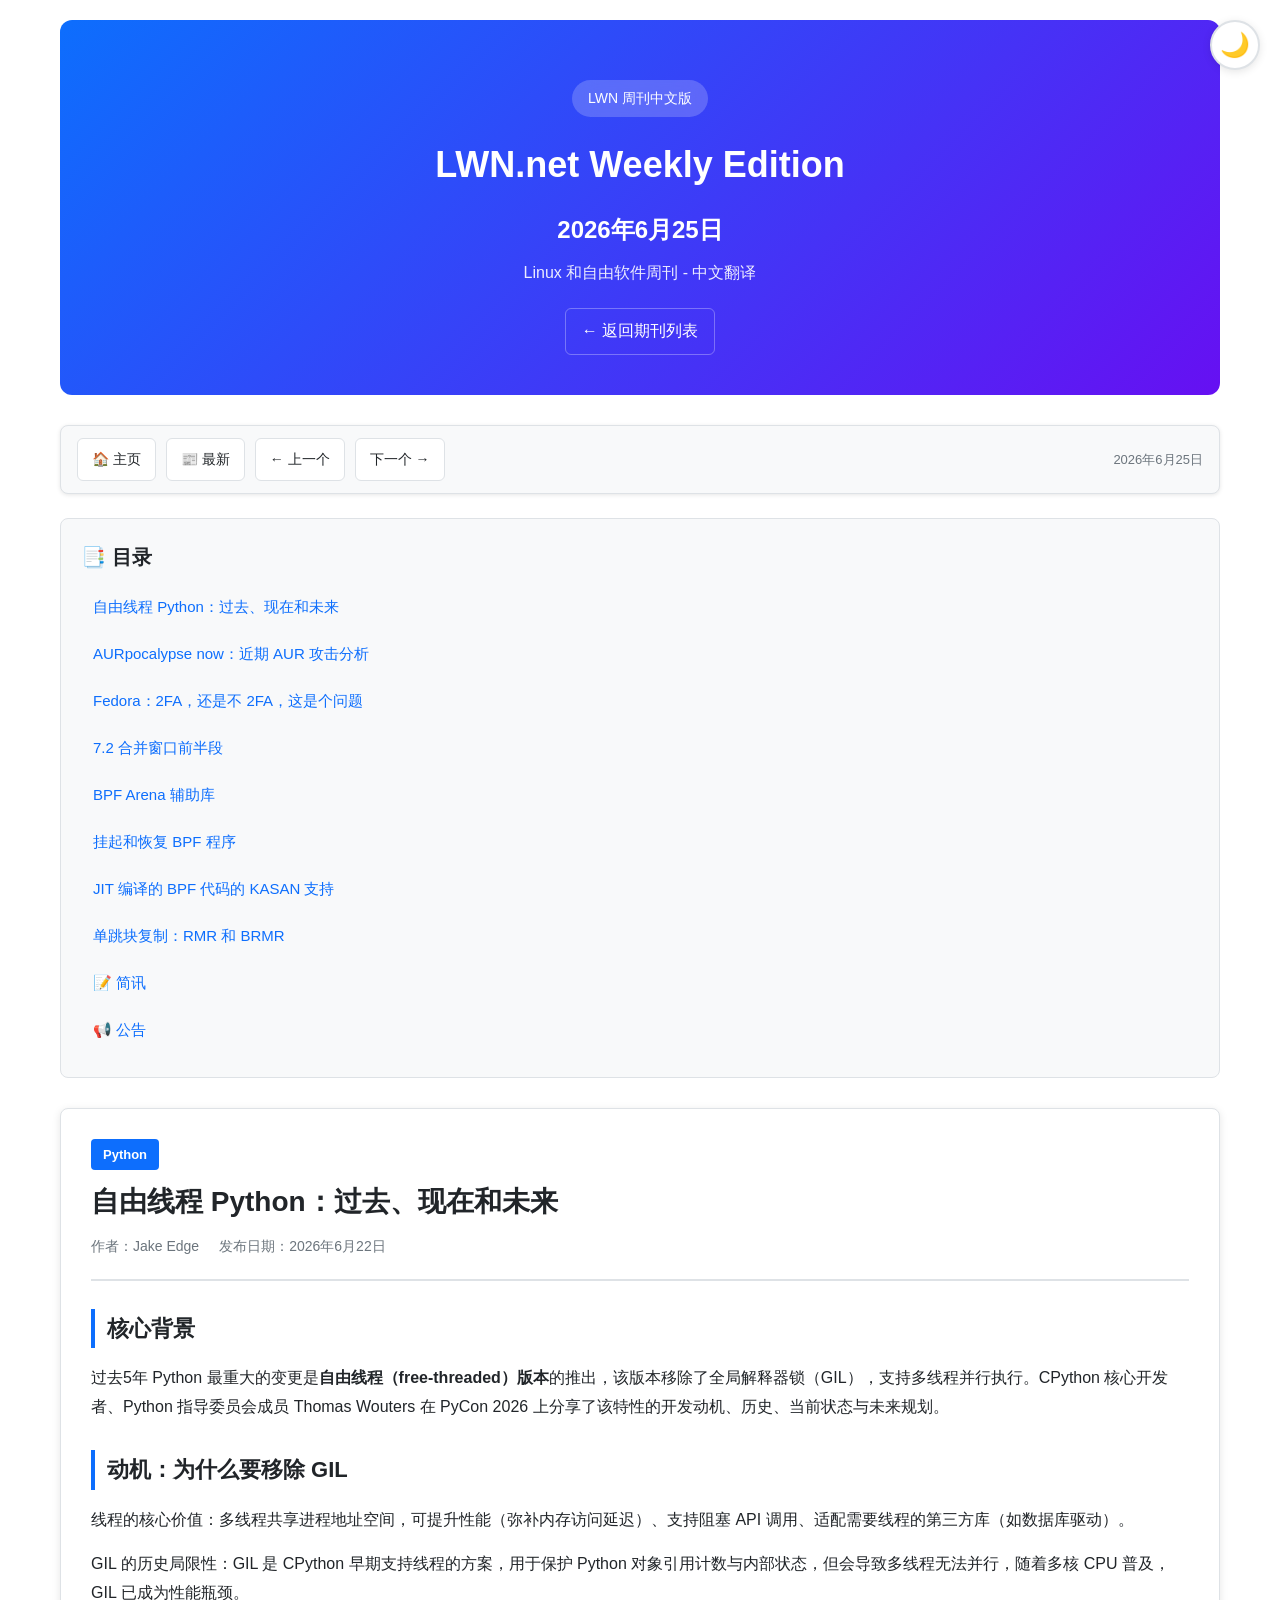
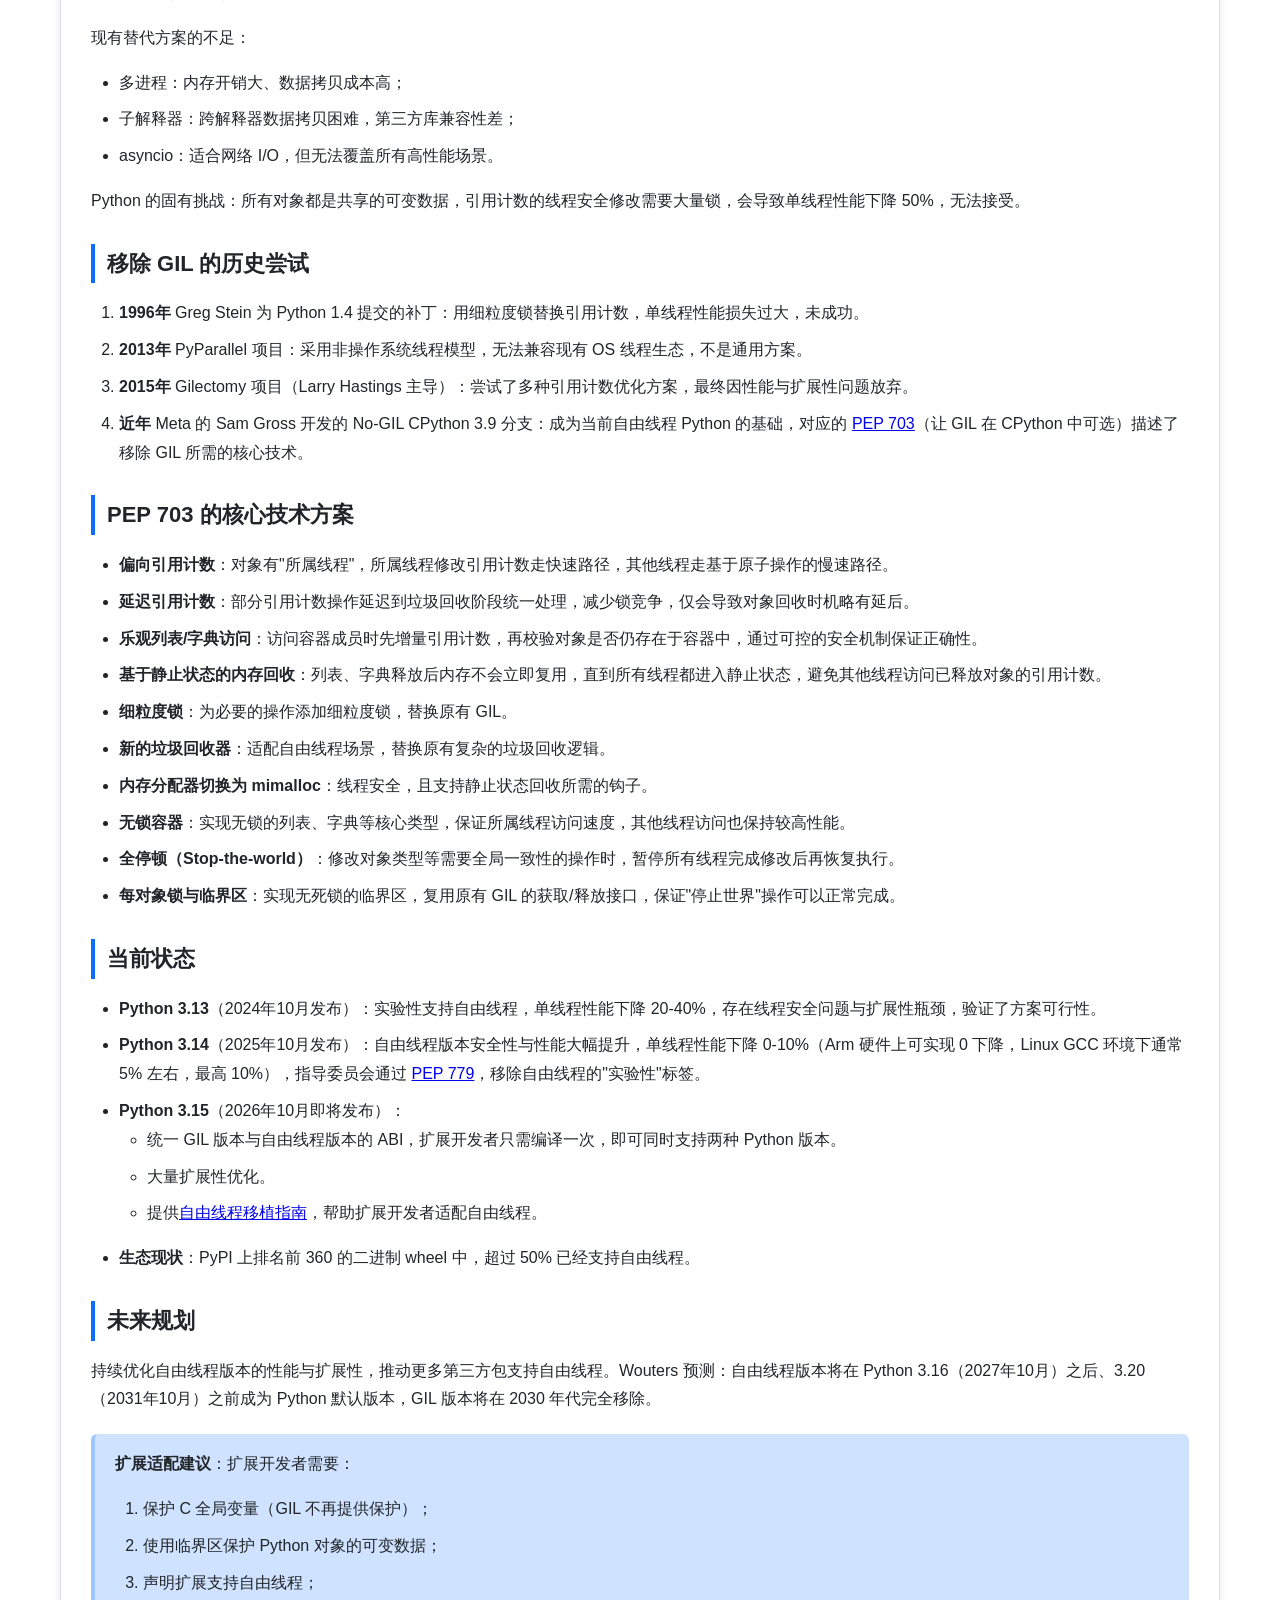
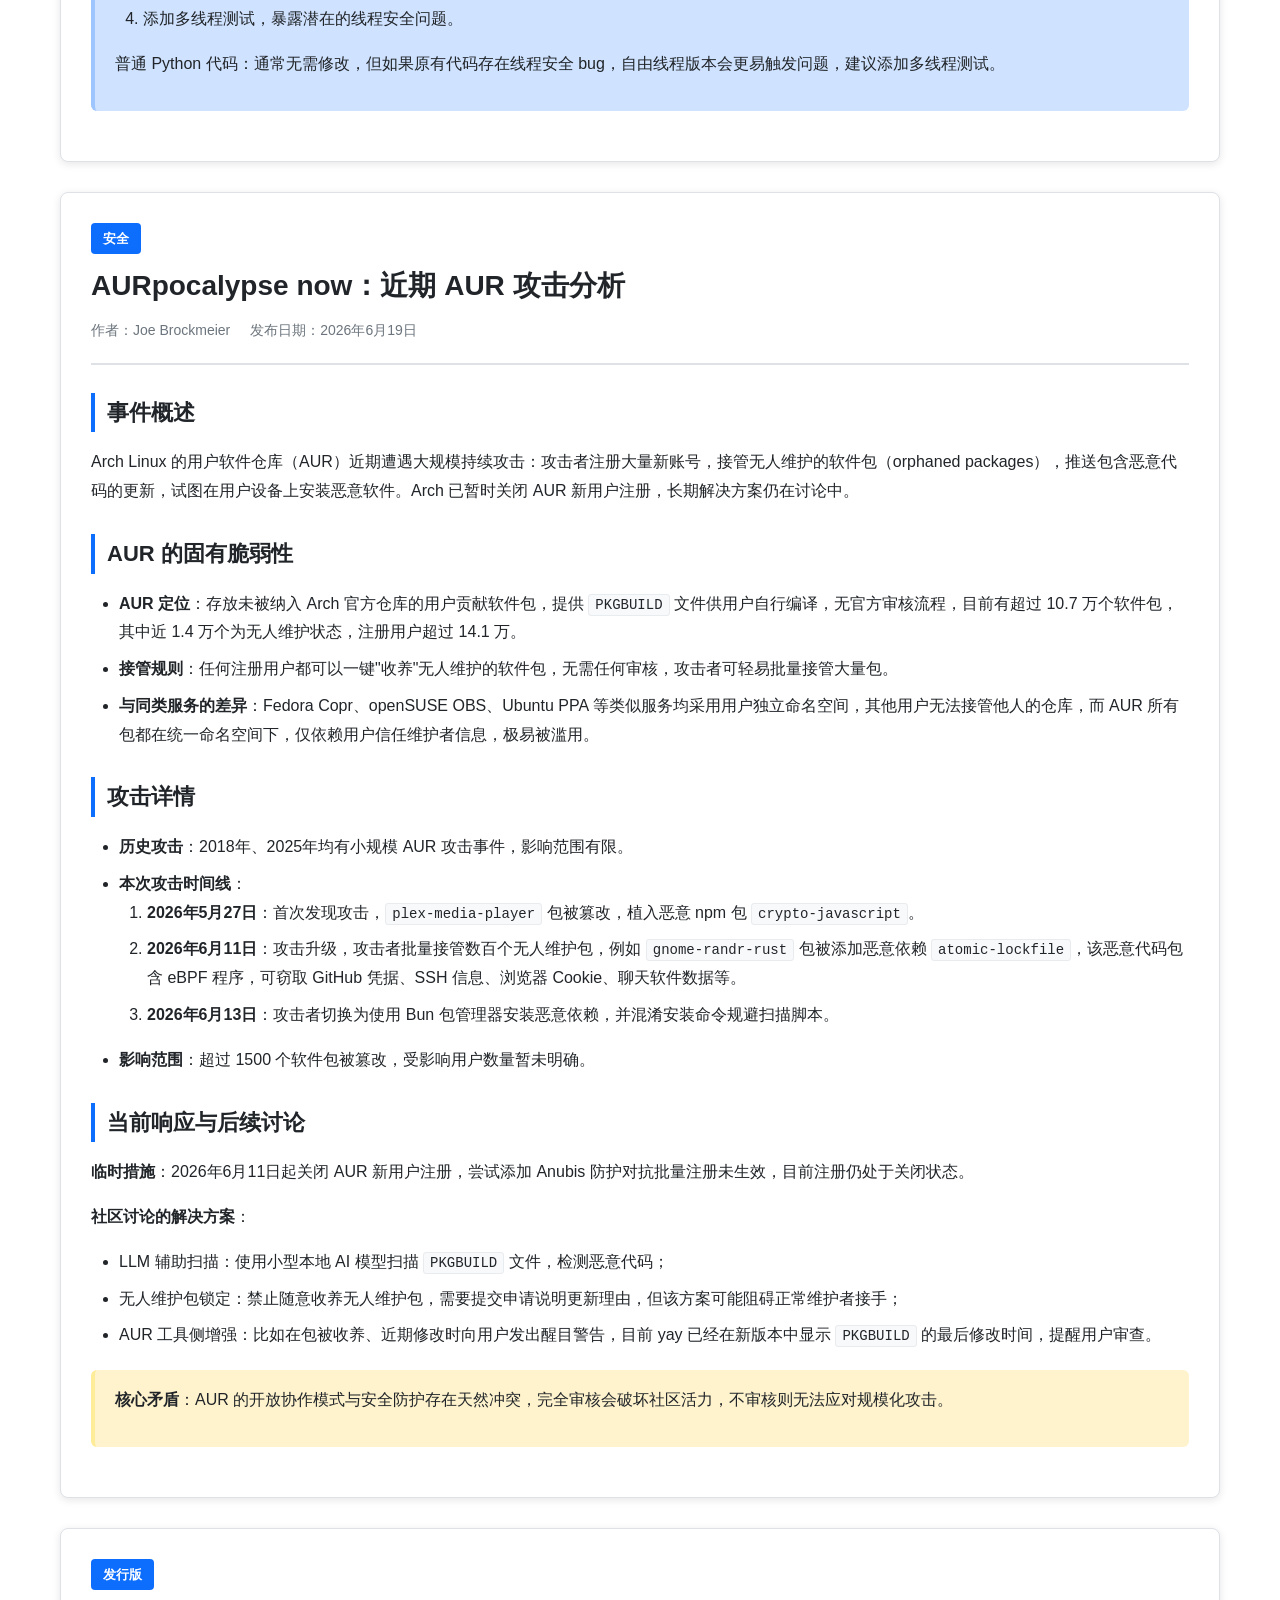
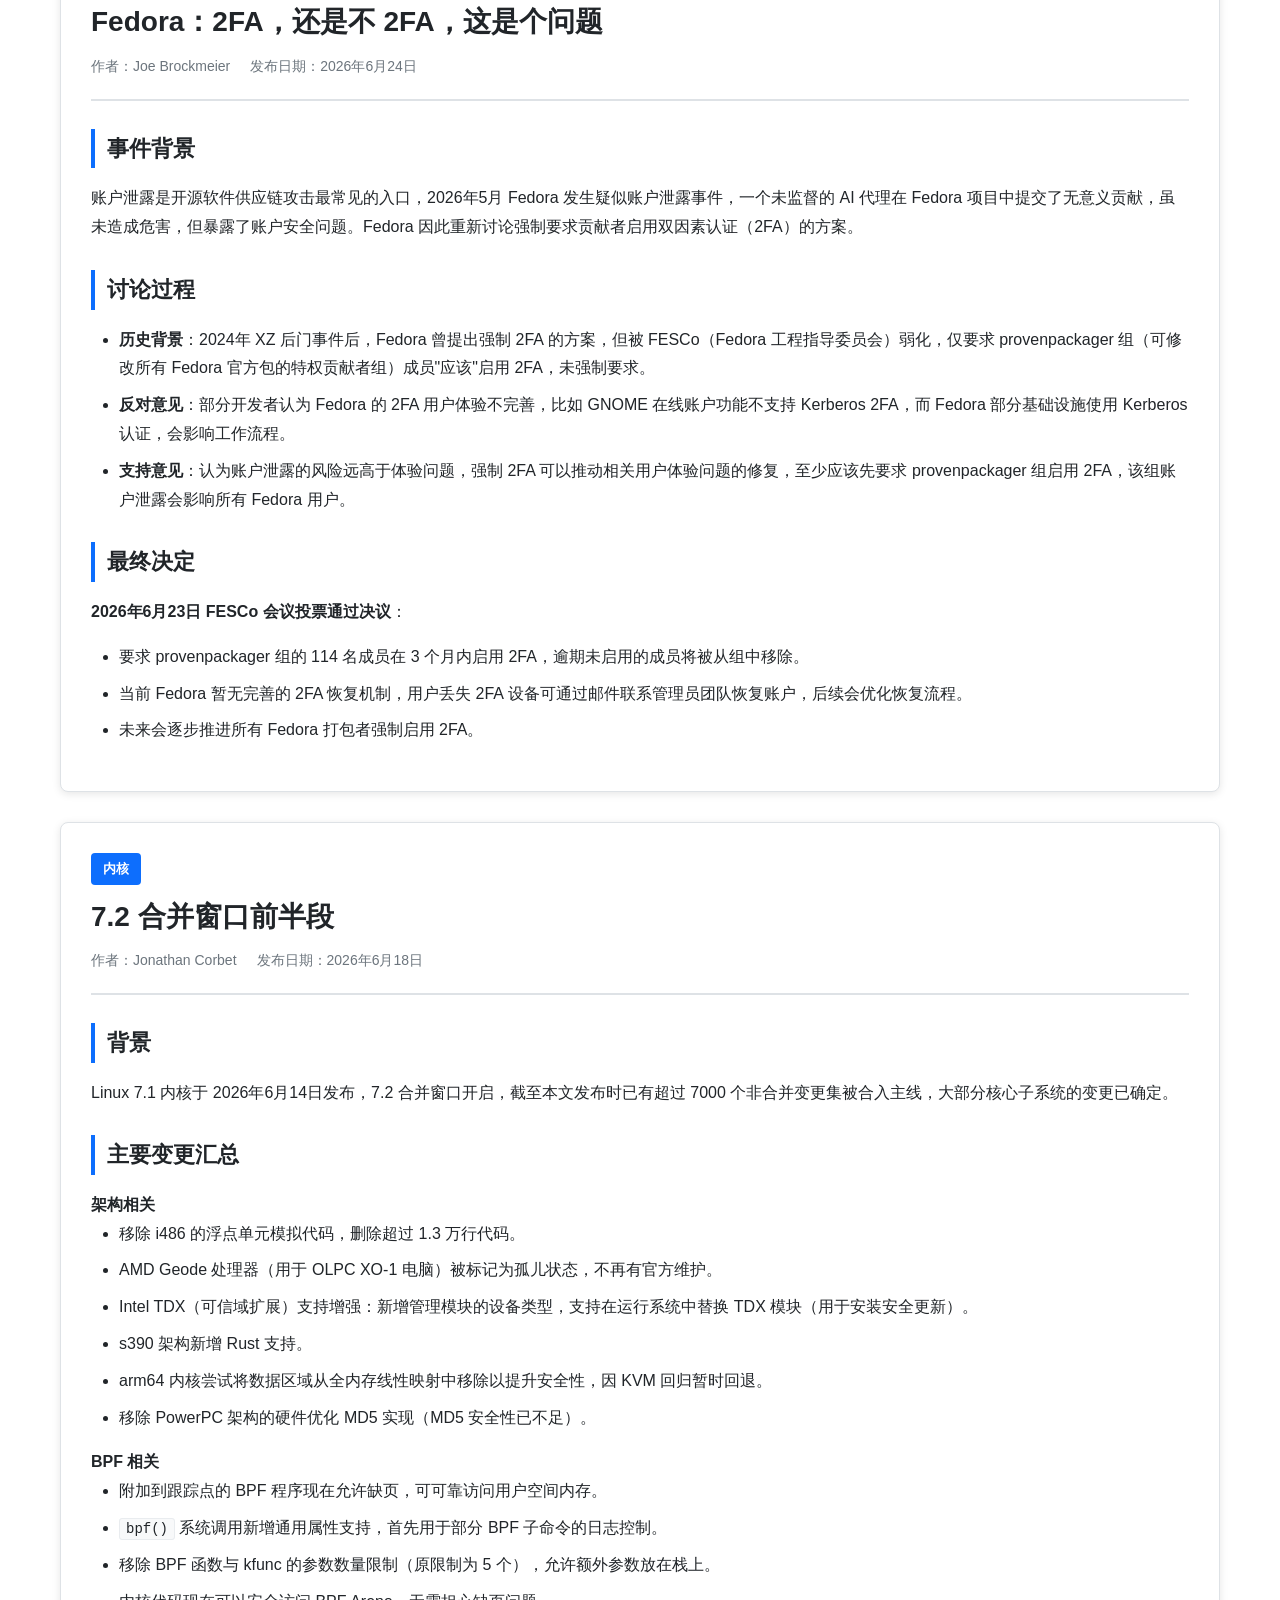
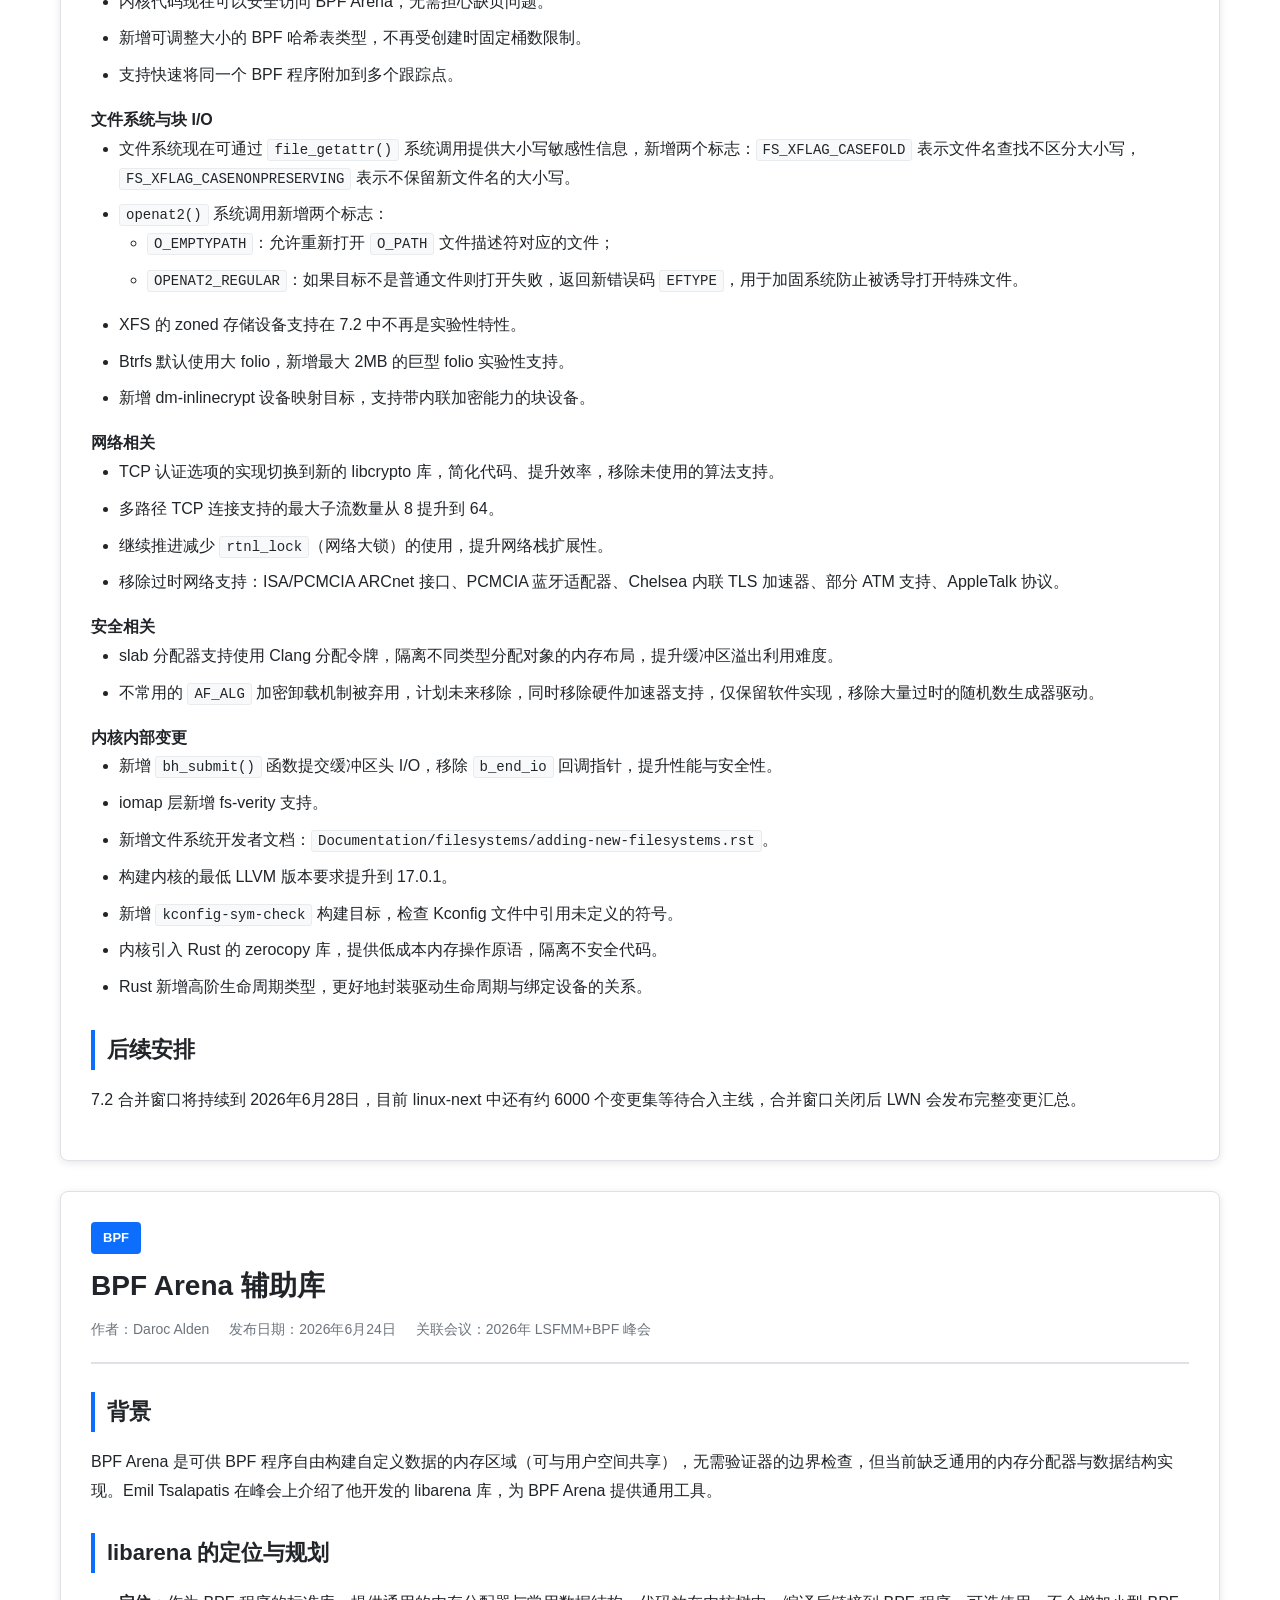
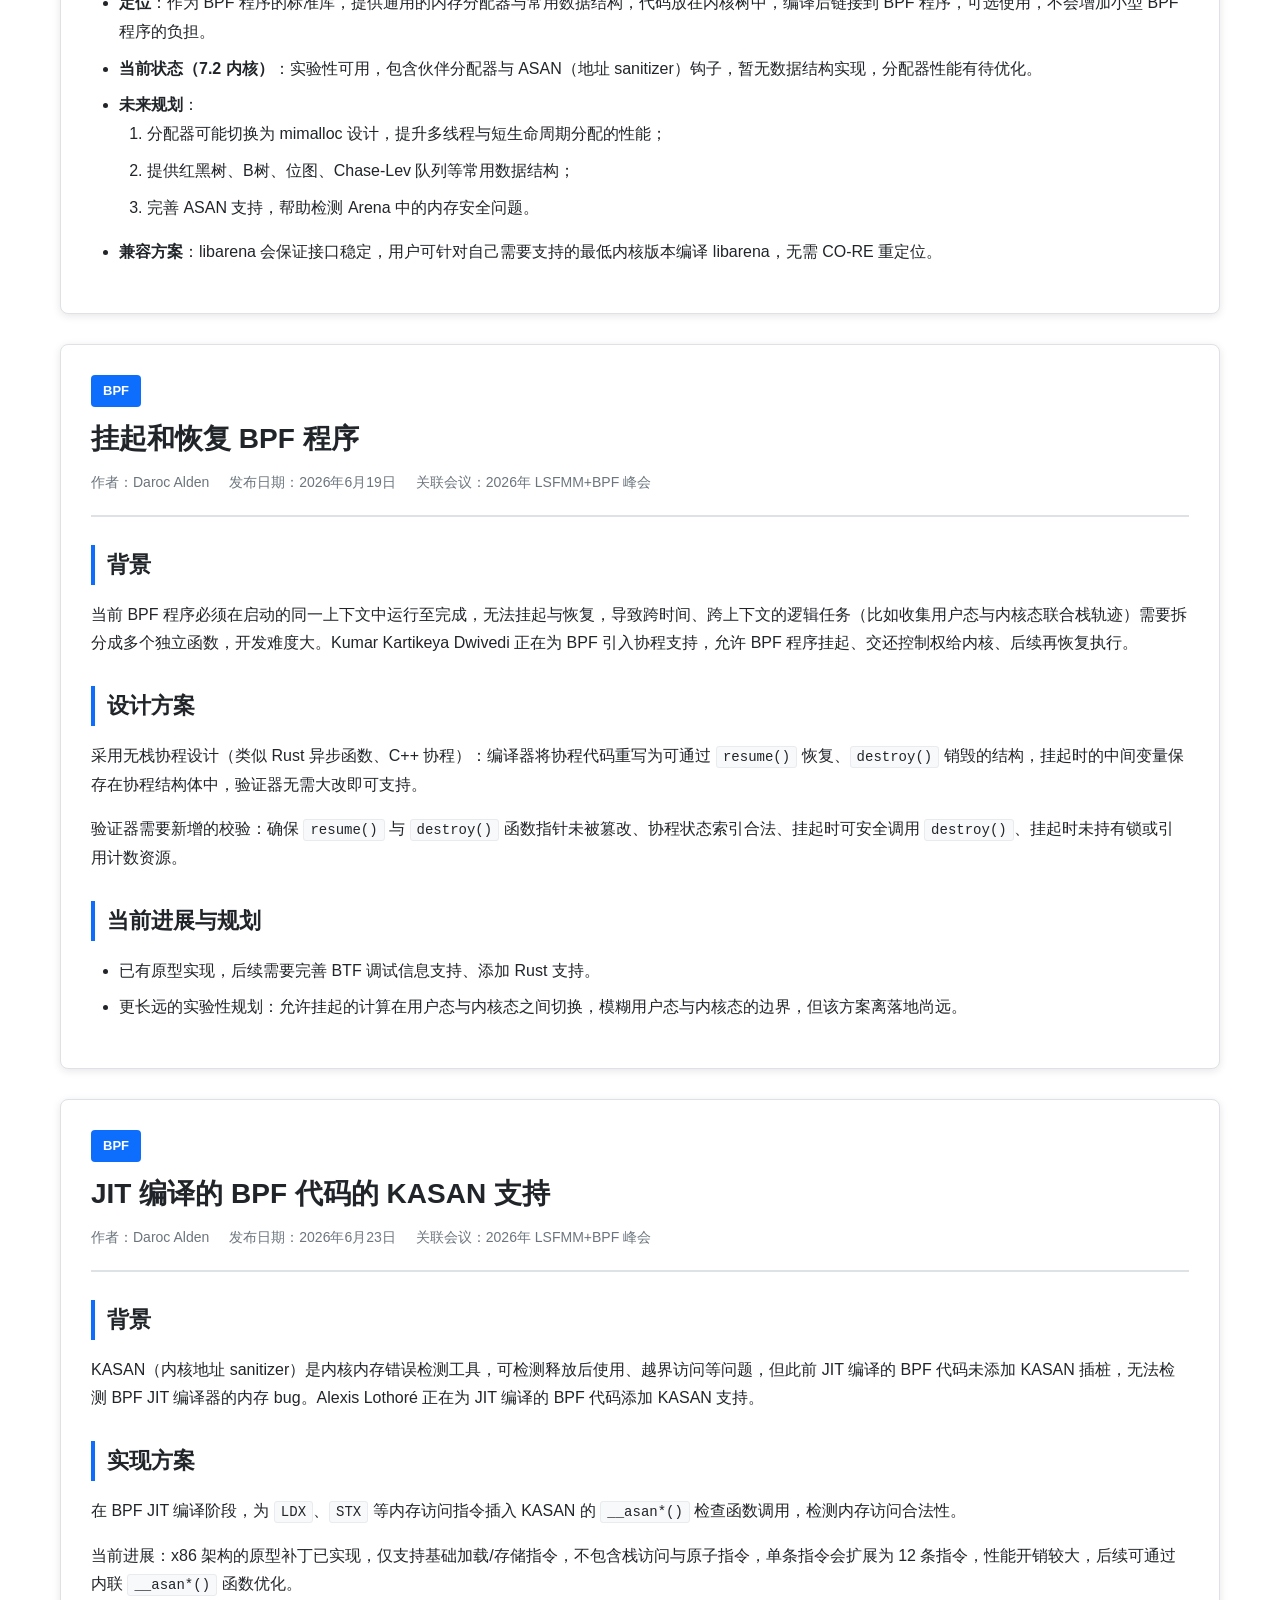
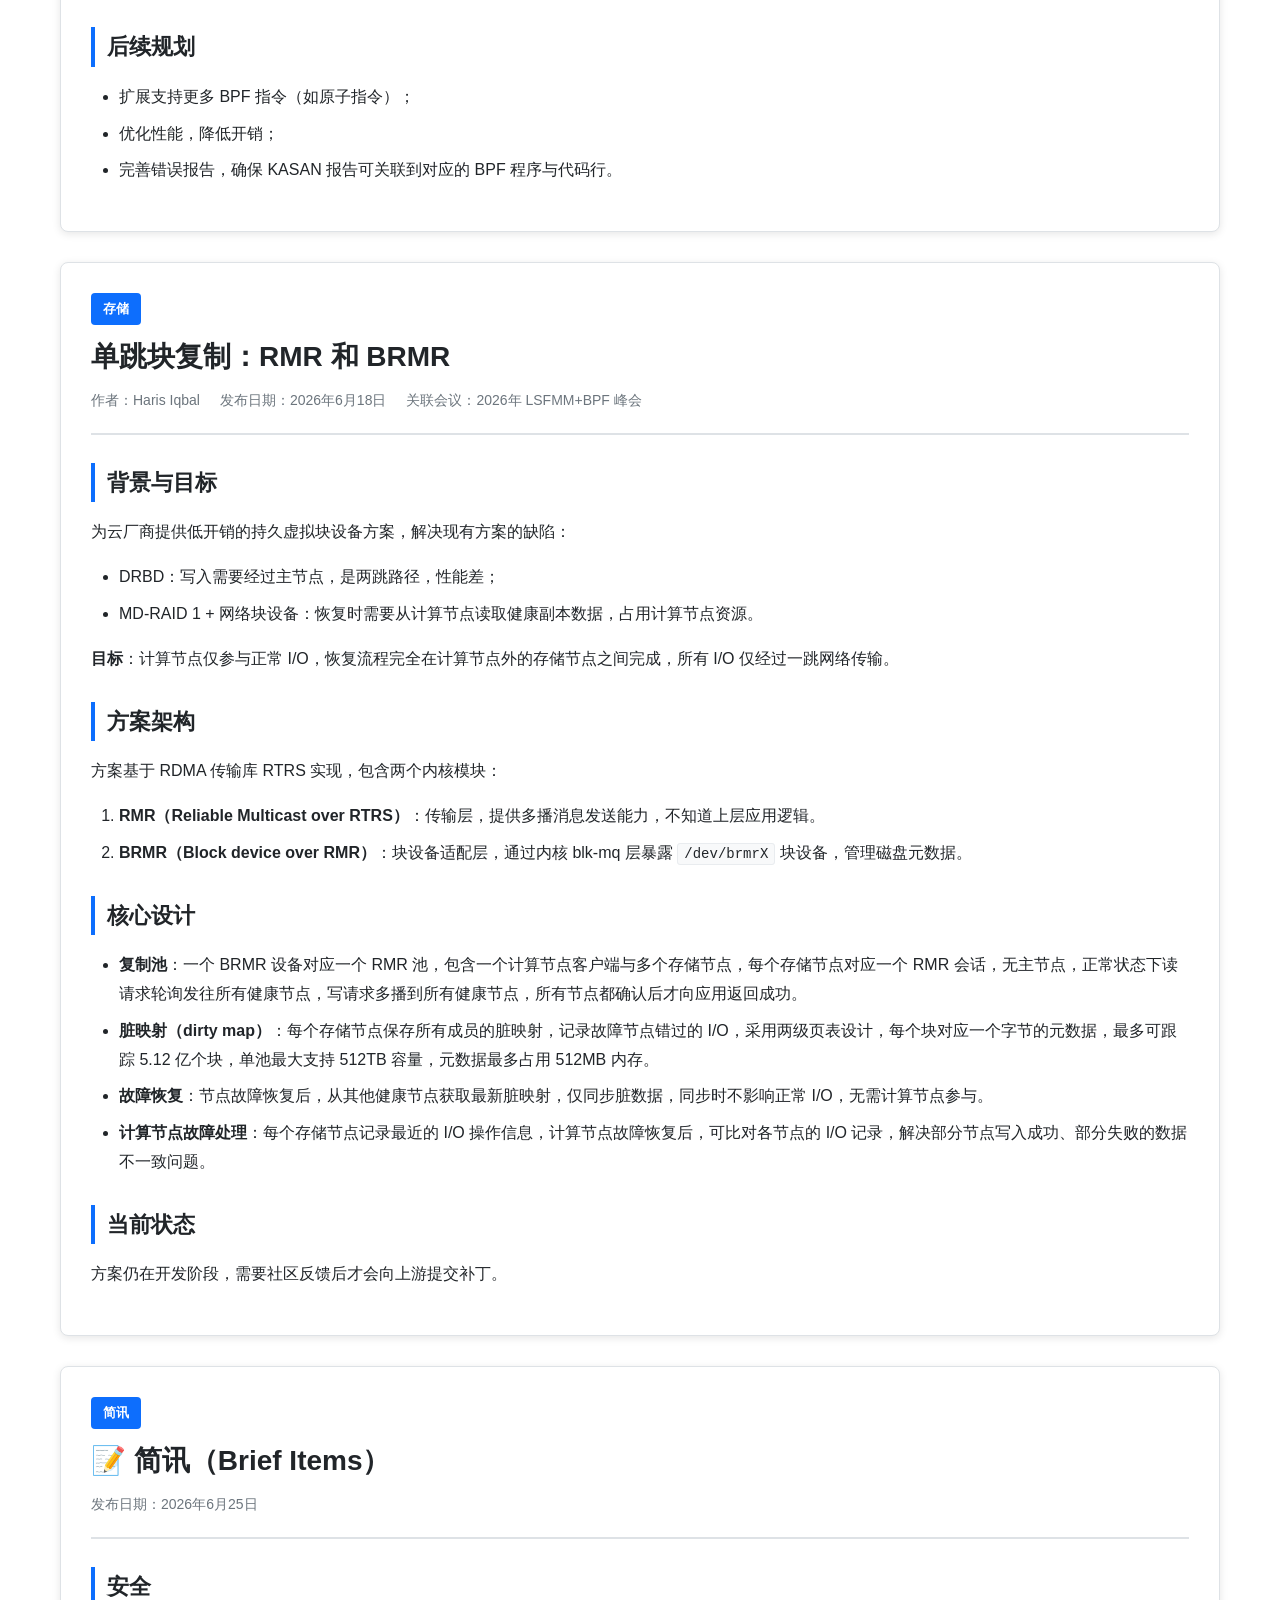
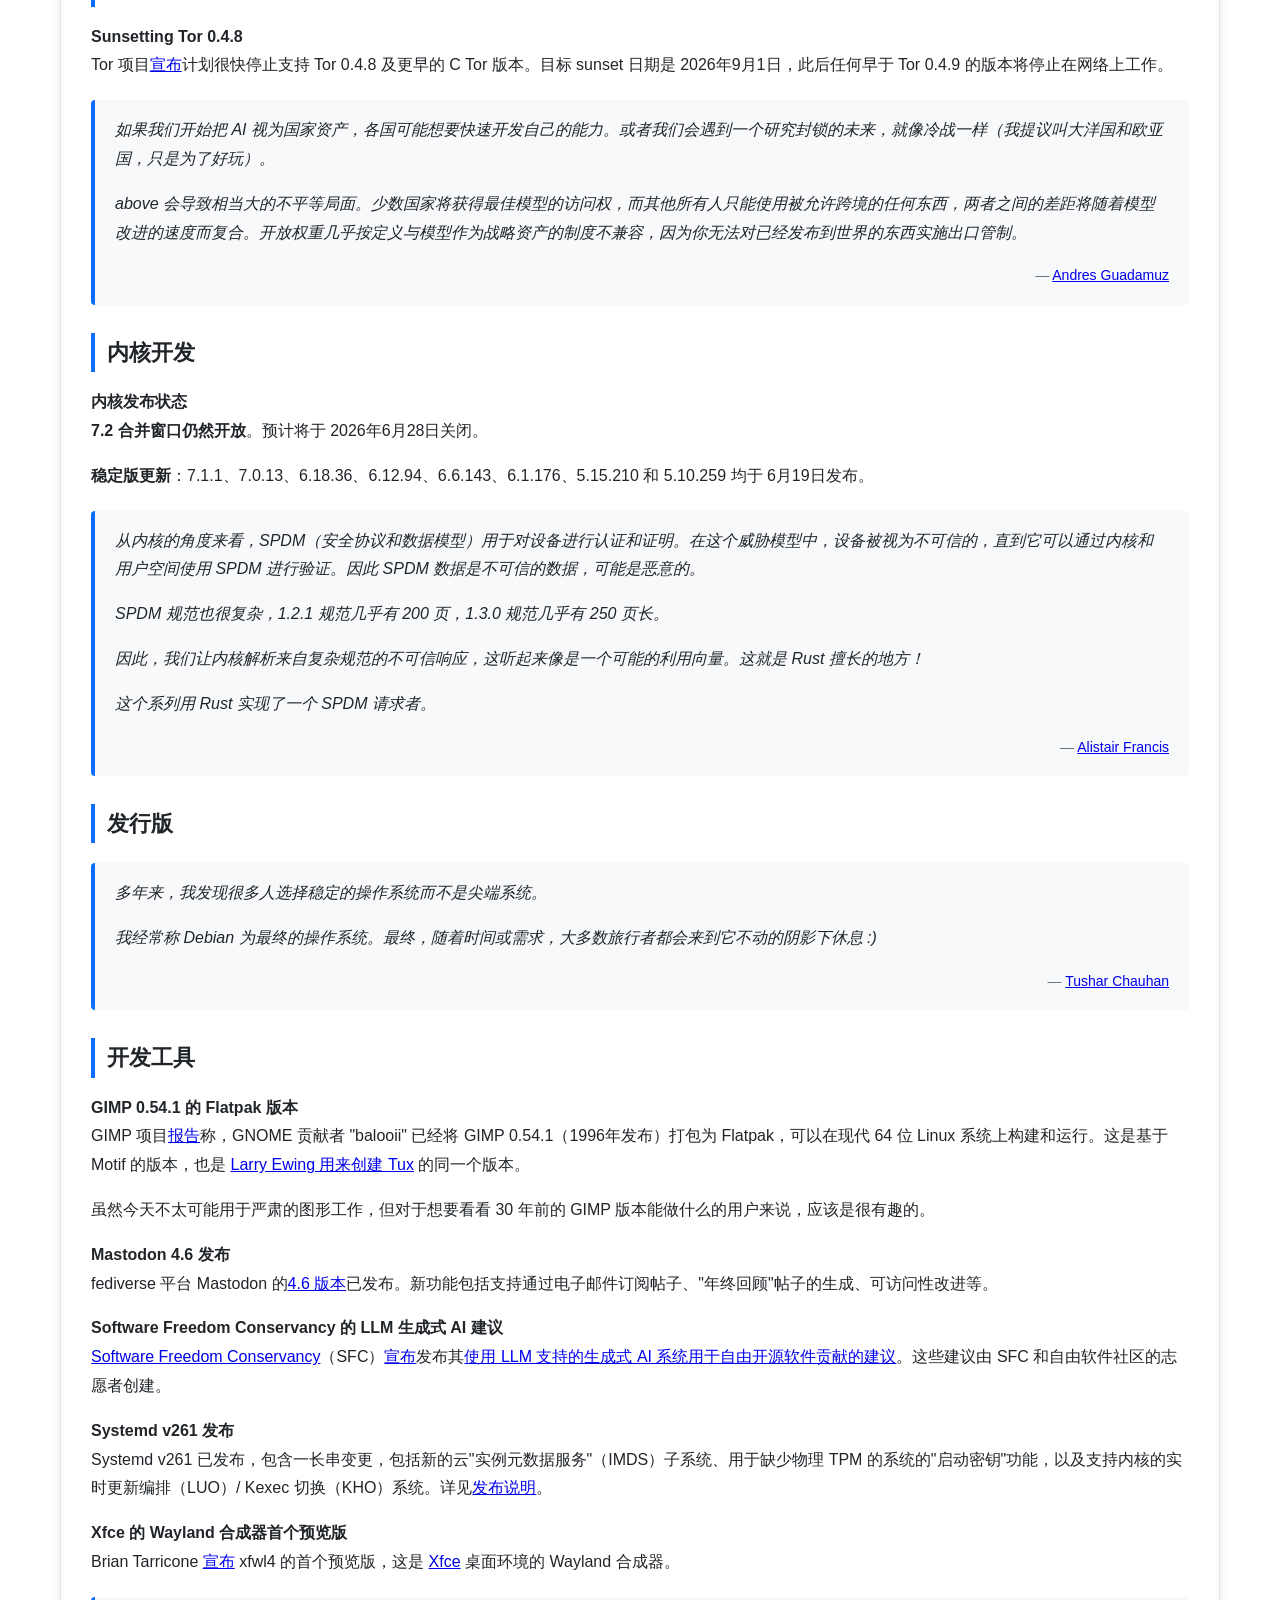
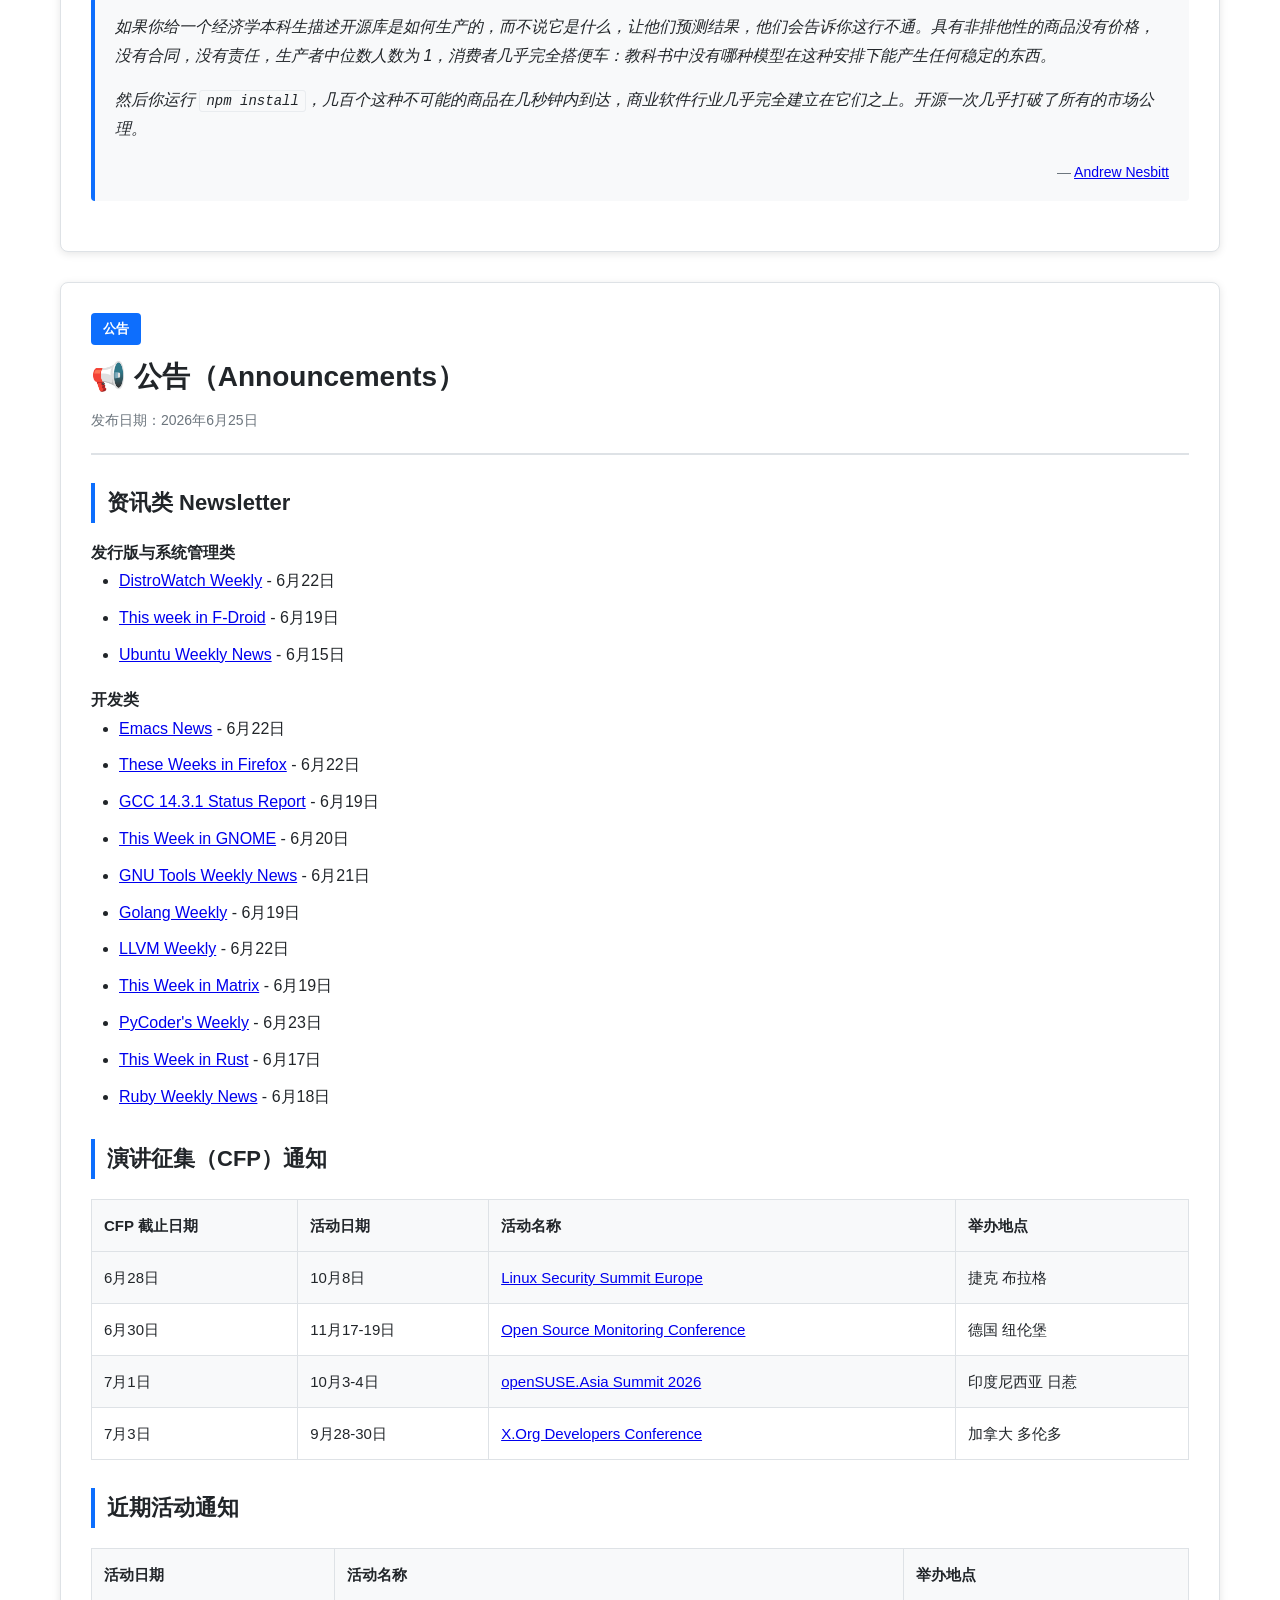
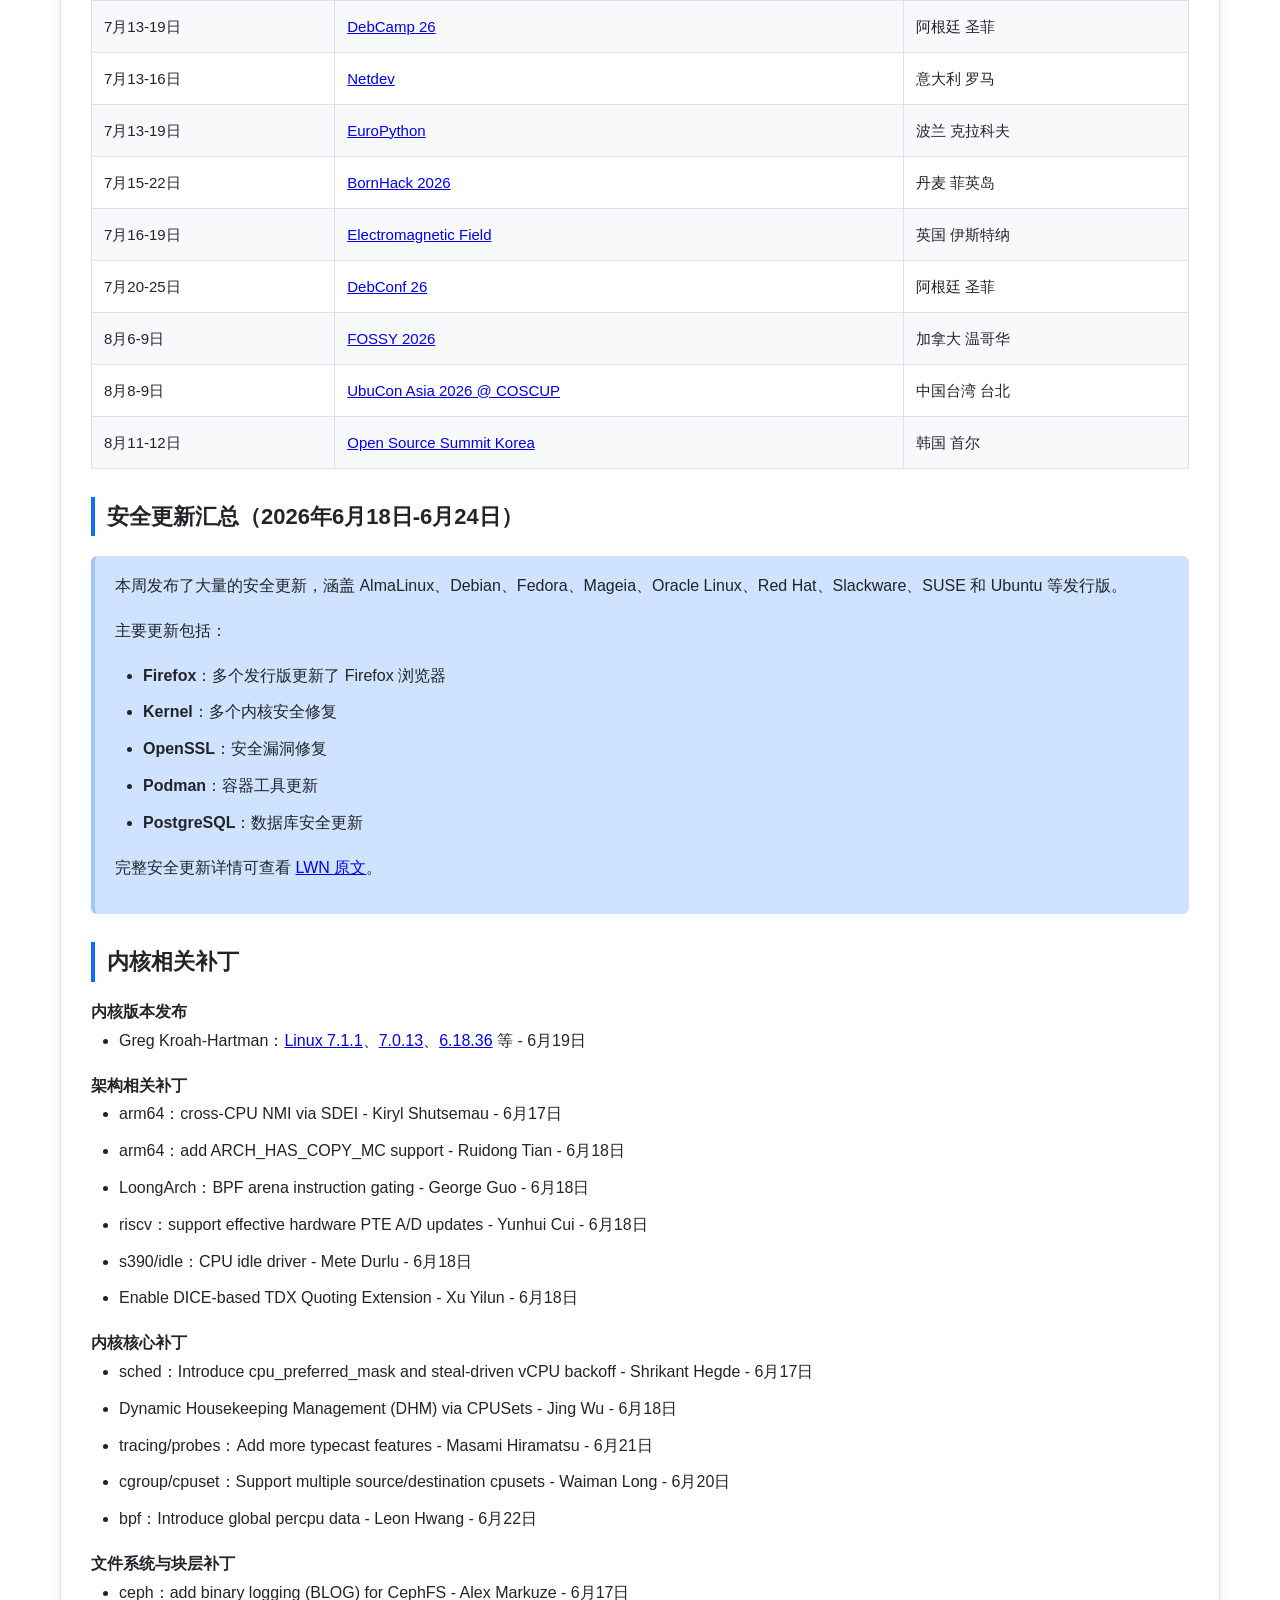
<file: 2026-06-25.html>
<!DOCTYPE html>
<html lang="zh-CN">
<head>
    <meta charset="UTF-8">
    <meta name="viewport" content="width=device-width, initial-scale=1.0">
    <title>LWN 周刊 - 2026年6月25日</title>
    <link rel="stylesheet" href="style.css">
    <link rel="icon" href="data:image/svg+xml,<svg xmlns='http://www.w3.org/2000/svg' viewBox='0 0 100 100'><text y='.9em' font-size='90'>📰</text></svg>">
</head>
<body>
    <button class="theme-toggle" id="themeToggle" aria-label="切换主题">
        <span class="theme-icon">🌙</span>
    </button>

    <div class="container">
        <header class="header">
            <div class="header-badge">LWN 周刊中文版</div>
            <h1>LWN.net Weekly Edition</h1>
            <p class="edition-date">2026年6月25日</p>
            <p class="edition-desc">Linux 和自由软件周刊 - 中文翻译</p>
            <a href="index.html" class="back-link">← 返回期刊列表</a>
        </header>

        <!-- 期刊导航 NAV-START -->
        <nav class="nav-bar" aria-label="期刊导航">
            <a class="nav-btn" href="index.html">🏠 主页</a>
            <a class="nav-btn" href="2026-08-27.html">📰 最新</a>
            <a class="nav-btn" href="2026-06-18.html">← 上一个</a>
            <a class="nav-btn" href="2026-07-02.html">下一个 →</a>
            <span class="nav-current-label">2026年6月25日</span>
        </nav>
        <!-- 期刊导航 NAV-END -->

        <main class="content">
            <!-- 目录 -->
            <div class="toc">
                <h2>📑 目录</h2>
                <ul>
                    <li><a href="#article1">自由线程 Python：过去、现在和未来</a></li>
                    <li><a href="#article2">AURpocalypse now：近期 AUR 攻击分析</a></li>
                    <li><a href="#article3">Fedora：2FA，还是不 2FA，这是个问题</a></li>
                    <li><a href="#article4">7.2 合并窗口前半段</a></li>
                    <li><a href="#article5">BPF Arena 辅助库</a></li>
                    <li><a href="#article6">挂起和恢复 BPF 程序</a></li>
                    <li><a href="#article7">JIT 编译的 BPF 代码的 KASAN 支持</a></li>
                    <li><a href="#article8">单跳块复制：RMR 和 BRMR</a></li>
                    <li><a href="#briefs">📝 简讯</a></li>
                    <li><a href="#announcements">📢 公告</a></li>
                </ul>
            </div>

            <!-- 文章 1 -->
            <div class="article" id="article1">
                <div class="article-header">
                    <span class="article-category">Python</span>
                    <h2>自由线程 Python：过去、现在和未来</h2>
                    <div class="article-meta">
                        <span>作者：Jake Edge</span>
                        <span>发布日期：2026年6月22日</span>
                    </div>
                </div>
                <div class="article-body">
                    <h3>核心背景</h3>
                    <p>过去5年 Python 最重大的变更是<strong>自由线程（free-threaded）版本</strong>的推出，该版本移除了全局解释器锁（GIL），支持多线程并行执行。CPython 核心开发者、Python 指导委员会成员 Thomas Wouters 在 PyCon 2026 上分享了该特性的开发动机、历史、当前状态与未来规划。</p>

                    <h3>动机：为什么要移除 GIL</h3>
                    <p>线程的核心价值：多线程共享进程地址空间，可提升性能（弥补内存访问延迟）、支持阻塞 API 调用、适配需要线程的第三方库（如数据库驱动）。</p>
                    <p>GIL 的历史局限性：GIL 是 CPython 早期支持线程的方案，用于保护 Python 对象引用计数与内部状态，但会导致多线程无法并行，随着多核 CPU 普及，GIL 已成为性能瓶颈。</p>
                    <p>现有替代方案的不足：</p>
                    <ul>
                        <li>多进程：内存开销大、数据拷贝成本高；</li>
                        <li>子解释器：跨解释器数据拷贝困难，第三方库兼容性差；</li>
                        <li>asyncio：适合网络 I/O，但无法覆盖所有高性能场景。</li>
                    </ul>
                    <p>Python 的固有挑战：所有对象都是共享的可变数据，引用计数的线程安全修改需要大量锁，会导致单线程性能下降 50%，无法接受。</p>

                    <h3>移除 GIL 的历史尝试</h3>
                    <ol>
                        <li><strong>1996年</strong> Greg Stein 为 Python 1.4 提交的补丁：用细粒度锁替换引用计数，单线程性能损失过大，未成功。</li>
                        <li><strong>2013年</strong> PyParallel 项目：采用非操作系统线程模型，无法兼容现有 OS 线程生态，不是通用方案。</li>
                        <li><strong>2015年</strong> Gilectomy 项目（Larry Hastings 主导）：尝试了多种引用计数优化方案，最终因性能与扩展性问题放弃。</li>
                        <li><strong>近年</strong> Meta 的 Sam Gross 开发的 No-GIL CPython 3.9 分支：成为当前自由线程 Python 的基础，对应的 <a href="https://peps.python.org/pep-0703/" target="_blank">PEP 703</a>（让 GIL 在 CPython 中可选）描述了移除 GIL 所需的核心技术。</li>
                    </ol>

                    <h3>PEP 703 的核心技术方案</h3>
                    <ul>
                        <li><strong>偏向引用计数</strong>：对象有"所属线程"，所属线程修改引用计数走快速路径，其他线程走基于原子操作的慢速路径。</li>
                        <li><strong>延迟引用计数</strong>：部分引用计数操作延迟到垃圾回收阶段统一处理，减少锁竞争，仅会导致对象回收时机略有延后。</li>
                        <li><strong>乐观列表/字典访问</strong>：访问容器成员时先增量引用计数，再校验对象是否仍存在于容器中，通过可控的安全机制保证正确性。</li>
                        <li><strong>基于静止状态的内存回收</strong>：列表、字典释放后内存不会立即复用，直到所有线程都进入静止状态，避免其他线程访问已释放对象的引用计数。</li>
                        <li><strong>细粒度锁</strong>：为必要的操作添加细粒度锁，替换原有 GIL。</li>
                        <li><strong>新的垃圾回收器</strong>：适配自由线程场景，替换原有复杂的垃圾回收逻辑。</li>
                        <li><strong>内存分配器切换为 mimalloc</strong>：线程安全，且支持静止状态回收所需的钩子。</li>
                        <li><strong>无锁容器</strong>：实现无锁的列表、字典等核心类型，保证所属线程访问速度，其他线程访问也保持较高性能。</li>
                        <li><strong>全停顿（Stop-the-world）</strong>：修改对象类型等需要全局一致性的操作时，暂停所有线程完成修改后再恢复执行。</li>
                        <li><strong>每对象锁与临界区</strong>：实现无死锁的临界区，复用原有 GIL 的获取/释放接口，保证"停止世界"操作可以正常完成。</li>
                    </ul>

                    <h3>当前状态</h3>
                    <ul>
                        <li><strong>Python 3.13</strong>（2024年10月发布）：实验性支持自由线程，单线程性能下降 20-40%，存在线程安全问题与扩展性瓶颈，验证了方案可行性。</li>
                        <li><strong>Python 3.14</strong>（2025年10月发布）：自由线程版本安全性与性能大幅提升，单线程性能下降 0-10%（Arm 硬件上可实现 0 下降，Linux GCC 环境下通常 5% 左右，最高 10%），指导委员会通过 <a href="https://peps.python.org/pep-0779/" target="_blank">PEP 779</a>，移除自由线程的"实验性"标签。</li>
                        <li><strong>Python 3.15</strong>（2026年10月即将发布）：
                            <ul>
                                <li>统一 GIL 版本与自由线程版本的 ABI，扩展开发者只需编译一次，即可同时支持两种 Python 版本。</li>
                                <li>大量扩展性优化。</li>
                                <li>提供<a href="https://py-free-threading.github.io/" target="_blank">自由线程移植指南</a>，帮助扩展开发者适配自由线程。</li>
                            </ul>
                        </li>
                        <li><strong>生态现状</strong>：PyPI 上排名前 360 的二进制 wheel 中，超过 50% 已经支持自由线程。</li>
                    </ul>

                    <h3>未来规划</h3>
                    <p>持续优化自由线程版本的性能与扩展性，推动更多第三方包支持自由线程。Wouters 预测：自由线程版本将在 Python 3.16（2027年10月）之后、3.20（2031年10月）之前成为 Python 默认版本，GIL 版本将在 2030 年代完全移除。</p>

                    <div class="info-box note">
                        <p><strong>扩展适配建议</strong>：扩展开发者需要：</p>
                        <ol>
                            <li>保护 C 全局变量（GIL 不再提供保护）；</li>
                            <li>使用临界区保护 Python 对象的可变数据；</li>
                            <li>声明扩展支持自由线程；</li>
                            <li>添加多线程测试，暴露潜在的线程安全问题。</li>
                        </ol>
                        <p>普通 Python 代码：通常无需修改，但如果原有代码存在线程安全 bug，自由线程版本会更易触发问题，建议添加多线程测试。</p>
                    </div>
                </div>
            </div>

            <!-- 文章 2 -->
            <div class="article" id="article2">
                <div class="article-header">
                    <span class="article-category">安全</span>
                    <h2>AURpocalypse now：近期 AUR 攻击分析</h2>
                    <div class="article-meta">
                        <span>作者：Joe Brockmeier</span>
                        <span>发布日期：2026年6月19日</span>
                    </div>
                </div>
                <div class="article-body">
                    <h3>事件概述</h3>
                    <p>Arch Linux 的用户软件仓库（AUR）近期遭遇大规模持续攻击：攻击者注册大量新账号，接管无人维护的软件包（orphaned packages），推送包含恶意代码的更新，试图在用户设备上安装恶意软件。Arch 已暂时关闭 AUR 新用户注册，长期解决方案仍在讨论中。</p>

                    <h3>AUR 的固有脆弱性</h3>
                    <ul>
                        <li><strong>AUR 定位</strong>：存放未被纳入 Arch 官方仓库的用户贡献软件包，提供 <code>PKGBUILD</code> 文件供用户自行编译，无官方审核流程，目前有超过 10.7 万个软件包，其中近 1.4 万个为无人维护状态，注册用户超过 14.1 万。</li>
                        <li><strong>接管规则</strong>：任何注册用户都可以一键"收养"无人维护的软件包，无需任何审核，攻击者可轻易批量接管大量包。</li>
                        <li><strong>与同类服务的差异</strong>：Fedora Copr、openSUSE OBS、Ubuntu PPA 等类似服务均采用用户独立命名空间，其他用户无法接管他人的仓库，而 AUR 所有包都在统一命名空间下，仅依赖用户信任维护者信息，极易被滥用。</li>
                    </ul>

                    <h3>攻击详情</h3>
                    <ul>
                        <li><strong>历史攻击</strong>：2018年、2025年均有小规模 AUR 攻击事件，影响范围有限。</li>
                        <li><strong>本次攻击时间线</strong>：
                            <ol>
                                <li><strong>2026年5月27日</strong>：首次发现攻击，<code>plex-media-player</code> 包被篡改，植入恶意 npm 包 <code>crypto-javascript</code>。</li>
                                <li><strong>2026年6月11日</strong>：攻击升级，攻击者批量接管数百个无人维护包，例如 <code>gnome-randr-rust</code> 包被添加恶意依赖 <code>atomic-lockfile</code>，该恶意代码包含 eBPF 程序，可窃取 GitHub 凭据、SSH 信息、浏览器 Cookie、聊天软件数据等。</li>
                                <li><strong>2026年6月13日</strong>：攻击者切换为使用 Bun 包管理器安装恶意依赖，并混淆安装命令规避扫描脚本。</li>
                            </ol>
                        </li>
                        <li><strong>影响范围</strong>：超过 1500 个软件包被篡改，受影响用户数量暂未明确。</li>
                    </ul>

                    <h3>当前响应与后续讨论</h3>
                    <p><strong>临时措施</strong>：2026年6月11日起关闭 AUR 新用户注册，尝试添加 Anubis 防护对抗批量注册未生效，目前注册仍处于关闭状态。</p>
                    <p><strong>社区讨论的解决方案</strong>：</p>
                    <ul>
                        <li>LLM 辅助扫描：使用小型本地 AI 模型扫描 <code>PKGBUILD</code> 文件，检测恶意代码；</li>
                        <li>无人维护包锁定：禁止随意收养无人维护包，需要提交申请说明更新理由，但该方案可能阻碍正常维护者接手；</li>
                        <li>AUR 工具侧增强：比如在包被收养、近期修改时向用户发出醒目警告，目前 yay 已经在新版本中显示 <code>PKGBUILD</code> 的最后修改时间，提醒用户审查。</li>
                    </ul>
                    <div class="info-box warning">
                        <p><strong>核心矛盾</strong>：AUR 的开放协作模式与安全防护存在天然冲突，完全审核会破坏社区活力，不审核则无法应对规模化攻击。</p>
                    </div>
                </div>
            </div>

            <!-- 文章 3 -->
            <div class="article" id="article3">
                <div class="article-header">
                    <span class="article-category">发行版</span>
                    <h2>Fedora：2FA，还是不 2FA，这是个问题</h2>
                    <div class="article-meta">
                        <span>作者：Joe Brockmeier</span>
                        <span>发布日期：2026年6月24日</span>
                    </div>
                </div>
                <div class="article-body">
                    <h3>事件背景</h3>
                    <p>账户泄露是开源软件供应链攻击最常见的入口，2026年5月 Fedora 发生疑似账户泄露事件，一个未监督的 AI 代理在 Fedora 项目中提交了无意义贡献，虽未造成危害，但暴露了账户安全问题。Fedora 因此重新讨论强制要求贡献者启用双因素认证（2FA）的方案。</p>

                    <h3>讨论过程</h3>
                    <ul>
                        <li><strong>历史背景</strong>：2024年 XZ 后门事件后，Fedora 曾提出强制 2FA 的方案，但被 FESCo（Fedora 工程指导委员会）弱化，仅要求 provenpackager 组（可修改所有 Fedora 官方包的特权贡献者组）成员"应该"启用 2FA，未强制要求。</li>
                        <li><strong>反对意见</strong>：部分开发者认为 Fedora 的 2FA 用户体验不完善，比如 GNOME 在线账户功能不支持 Kerberos 2FA，而 Fedora 部分基础设施使用 Kerberos 认证，会影响工作流程。</li>
                        <li><strong>支持意见</strong>：认为账户泄露的风险远高于体验问题，强制 2FA 可以推动相关用户体验问题的修复，至少应该先要求 provenpackager 组启用 2FA，该组账户泄露会影响所有 Fedora 用户。</li>
                    </ul>

                    <h3>最终决定</h3>
                    <p><strong>2026年6月23日 FESCo 会议投票通过决议</strong>：</p>
                    <ul>
                        <li>要求 provenpackager 组的 114 名成员在 3 个月内启用 2FA，逾期未启用的成员将被从组中移除。</li>
                        <li>当前 Fedora 暂无完善的 2FA 恢复机制，用户丢失 2FA 设备可通过邮件联系管理员团队恢复账户，后续会优化恢复流程。</li>
                        <li>未来会逐步推进所有 Fedora 打包者强制启用 2FA。</li>
                    </ul>
                </div>
            </div>

            <!-- 文章 4 -->
            <div class="article" id="article4">
                <div class="article-header">
                    <span class="article-category">内核</span>
                    <h2>7.2 合并窗口前半段</h2>
                    <div class="article-meta">
                        <span>作者：Jonathan Corbet</span>
                        <span>发布日期：2026年6月18日</span>
                    </div>
                </div>
                <div class="article-body">
                    <h3>背景</h3>
                    <p>Linux 7.1 内核于 2026年6月14日发布，7.2 合并窗口开启，截至本文发布时已有超过 7000 个非合并变更集被合入主线，大部分核心子系统的变更已确定。</p>

                    <h3>主要变更汇总</h3>
                    
                    <h4>架构相关</h4>
                    <ul>
                        <li>移除 i486 的浮点单元模拟代码，删除超过 1.3 万行代码。</li>
                        <li>AMD Geode 处理器（用于 OLPC XO-1 电脑）被标记为孤儿状态，不再有官方维护。</li>
                        <li>Intel TDX（可信域扩展）支持增强：新增管理模块的设备类型，支持在运行系统中替换 TDX 模块（用于安装安全更新）。</li>
                        <li>s390 架构新增 Rust 支持。</li>
                        <li>arm64 内核尝试将数据区域从全内存线性映射中移除以提升安全性，因 KVM 回归暂时回退。</li>
                        <li>移除 PowerPC 架构的硬件优化 MD5 实现（MD5 安全性已不足）。</li>
                    </ul>

                    <h4>BPF 相关</h4>
                    <ul>
                        <li>附加到跟踪点的 BPF 程序现在允许缺页，可可靠访问用户空间内存。</li>
                        <li><code>bpf()</code> 系统调用新增通用属性支持，首先用于部分 BPF 子命令的日志控制。</li>
                        <li>移除 BPF 函数与 kfunc 的参数数量限制（原限制为 5 个），允许额外参数放在栈上。</li>
                        <li>内核代码现在可以安全访问 BPF Arena，无需担心缺页问题。</li>
                        <li>新增可调整大小的 BPF 哈希表类型，不再受创建时固定桶数限制。</li>
                        <li>支持快速将同一个 BPF 程序附加到多个跟踪点。</li>
                    </ul>

                    <h4>文件系统与块 I/O</h4>
                    <ul>
                        <li>文件系统现在可通过 <code>file_getattr()</code> 系统调用提供大小写敏感性信息，新增两个标志：<code>FS_XFLAG_CASEFOLD</code> 表示文件名查找不区分大小写，<code>FS_XFLAG_CASENONPRESERVING</code> 表示不保留新文件名的大小写。</li>
                        <li><code>openat2()</code> 系统调用新增两个标志：
                            <ul>
                                <li><code>O_EMPTYPATH</code>：允许重新打开 <code>O_PATH</code> 文件描述符对应的文件；</li>
                                <li><code>OPENAT2_REGULAR</code>：如果目标不是普通文件则打开失败，返回新错误码 <code>EFTYPE</code>，用于加固系统防止被诱导打开特殊文件。</li>
                            </ul>
                        </li>
                        <li>XFS 的 zoned 存储设备支持在 7.2 中不再是实验性特性。</li>
                        <li>Btrfs 默认使用大 folio，新增最大 2MB 的巨型 folio 实验性支持。</li>
                        <li>新增 dm-inlinecrypt 设备映射目标，支持带内联加密能力的块设备。</li>
                    </ul>

                    <h4>网络相关</h4>
                    <ul>
                        <li>TCP 认证选项的实现切换到新的 libcrypto 库，简化代码、提升效率，移除未使用的算法支持。</li>
                        <li>多路径 TCP 连接支持的最大子流数量从 8 提升到 64。</li>
                        <li>继续推进减少 <code>rtnl_lock</code>（网络大锁）的使用，提升网络栈扩展性。</li>
                        <li>移除过时网络支持：ISA/PCMCIA ARCnet 接口、PCMCIA 蓝牙适配器、Chelsea 内联 TLS 加速器、部分 ATM 支持、AppleTalk 协议。</li>
                    </ul>

                    <h4>安全相关</h4>
                    <ul>
                        <li>slab 分配器支持使用 Clang 分配令牌，隔离不同类型分配对象的内存布局，提升缓冲区溢出利用难度。</li>
                        <li>不常用的 <code>AF_ALG</code> 加密卸载机制被弃用，计划未来移除，同时移除硬件加速器支持，仅保留软件实现，移除大量过时的随机数生成器驱动。</li>
                    </ul>

                    <h4>内核内部变更</h4>
                    <ul>
                        <li>新增 <code>bh_submit()</code> 函数提交缓冲区头 I/O，移除 <code>b_end_io</code> 回调指针，提升性能与安全性。</li>
                        <li>iomap 层新增 fs-verity 支持。</li>
                        <li>新增文件系统开发者文档：<code>Documentation/filesystems/adding-new-filesystems.rst</code>。</li>
                        <li>构建内核的最低 LLVM 版本要求提升到 17.0.1。</li>
                        <li>新增 <code>kconfig-sym-check</code> 构建目标，检查 Kconfig 文件中引用未定义的符号。</li>
                        <li>内核引入 Rust 的 zerocopy 库，提供低成本内存操作原语，隔离不安全代码。</li>
                        <li>Rust 新增高阶生命周期类型，更好地封装驱动生命周期与绑定设备的关系。</li>
                    </ul>

                    <h3>后续安排</h3>
                    <p>7.2 合并窗口将持续到 2026年6月28日，目前 linux-next 中还有约 6000 个变更集等待合入主线，合并窗口关闭后 LWN 会发布完整变更汇总。</p>
                </div>
            </div>

            <!-- 文章 5 -->
            <div class="article" id="article5">
                <div class="article-header">
                    <span class="article-category">BPF</span>
                    <h2>BPF Arena 辅助库</h2>
                    <div class="article-meta">
                        <span>作者：Daroc Alden</span>
                        <span>发布日期：2026年6月24日</span>
                        <span>关联会议：2026年 LSFMM+BPF 峰会</span>
                    </div>
                </div>
                <div class="article-body">
                    <h3>背景</h3>
                    <p>BPF Arena 是可供 BPF 程序自由构建自定义数据的内存区域（可与用户空间共享），无需验证器的边界检查，但当前缺乏通用的内存分配器与数据结构实现。Emil Tsalapatis 在峰会上介绍了他开发的 libarena 库，为 BPF Arena 提供通用工具。</p>

                    <h3>libarena 的定位与规划</h3>
                    <ul>
                        <li><strong>定位</strong>：作为 BPF 程序的标准库，提供通用的内存分配器与常用数据结构，代码放在内核树中，编译后链接到 BPF 程序，可选使用，不会增加小型 BPF 程序的负担。</li>
                        <li><strong>当前状态（7.2 内核）</strong>：实验性可用，包含伙伴分配器与 ASAN（地址 sanitizer）钩子，暂无数据结构实现，分配器性能有待优化。</li>
                        <li><strong>未来规划</strong>：
                            <ol>
                                <li>分配器可能切换为 mimalloc 设计，提升多线程与短生命周期分配的性能；</li>
                                <li>提供红黑树、B树、位图、Chase-Lev 队列等常用数据结构；</li>
                                <li>完善 ASAN 支持，帮助检测 Arena 中的内存安全问题。</li>
                            </ol>
                        </li>
                        <li><strong>兼容方案</strong>：libarena 会保证接口稳定，用户可针对自己需要支持的最低内核版本编译 libarena，无需 CO-RE 重定位。</li>
                    </ul>
                </div>
            </div>

            <!-- 文章 6 -->
            <div class="article" id="article6">
                <div class="article-header">
                    <span class="article-category">BPF</span>
                    <h2>挂起和恢复 BPF 程序</h2>
                    <div class="article-meta">
                        <span>作者：Daroc Alden</span>
                        <span>发布日期：2026年6月19日</span>
                        <span>关联会议：2026年 LSFMM+BPF 峰会</span>
                    </div>
                </div>
                <div class="article-body">
                    <h3>背景</h3>
                    <p>当前 BPF 程序必须在启动的同一上下文中运行至完成，无法挂起与恢复，导致跨时间、跨上下文的逻辑任务（比如收集用户态与内核态联合栈轨迹）需要拆分成多个独立函数，开发难度大。Kumar Kartikeya Dwivedi 正在为 BPF 引入协程支持，允许 BPF 程序挂起、交还控制权给内核、后续再恢复执行。</p>

                    <h3>设计方案</h3>
                    <p>采用无栈协程设计（类似 Rust 异步函数、C++ 协程）：编译器将协程代码重写为可通过 <code>resume()</code> 恢复、<code>destroy()</code> 销毁的结构，挂起时的中间变量保存在协程结构体中，验证器无需大改即可支持。</p>
                    <p>验证器需要新增的校验：确保 <code>resume()</code> 与 <code>destroy()</code> 函数指针未被篡改、协程状态索引合法、挂起时可安全调用 <code>destroy()</code>、挂起时未持有锁或引用计数资源。</p>

                    <h3>当前进展与规划</h3>
                    <ul>
                        <li>已有原型实现，后续需要完善 BTF 调试信息支持、添加 Rust 支持。</li>
                        <li>更长远的实验性规划：允许挂起的计算在用户态与内核态之间切换，模糊用户态与内核态的边界，但该方案离落地尚远。</li>
                    </ul>
                </div>
            </div>

            <!-- 文章 7 -->
            <div class="article" id="article7">
                <div class="article-header">
                    <span class="article-category">BPF</span>
                    <h2>JIT 编译的 BPF 代码的 KASAN 支持</h2>
                    <div class="article-meta">
                        <span>作者：Daroc Alden</span>
                        <span>发布日期：2026年6月23日</span>
                        <span>关联会议：2026年 LSFMM+BPF 峰会</span>
                    </div>
                </div>
                <div class="article-body">
                    <h3>背景</h3>
                    <p>KASAN（内核地址 sanitizer）是内核内存错误检测工具，可检测释放后使用、越界访问等问题，但此前 JIT 编译的 BPF 代码未添加 KASAN 插桩，无法检测 BPF JIT 编译器的内存 bug。Alexis Lothoré 正在为 JIT 编译的 BPF 代码添加 KASAN 支持。</p>

                    <h3>实现方案</h3>
                    <p>在 BPF JIT 编译阶段，为 <code>LDX</code>、<code>STX</code> 等内存访问指令插入 KASAN 的 <code>__asan*()</code> 检查函数调用，检测内存访问合法性。</p>
                    <p>当前进展：x86 架构的原型补丁已实现，仅支持基础加载/存储指令，不包含栈访问与原子指令，单条指令会扩展为 12 条指令，性能开销较大，后续可通过内联 <code>__asan*()</code> 函数优化。</p>

                    <h3>后续规划</h3>
                    <ul>
                        <li>扩展支持更多 BPF 指令（如原子指令）；</li>
                        <li>优化性能，降低开销；</li>
                        <li>完善错误报告，确保 KASAN 报告可关联到对应的 BPF 程序与代码行。</li>
                    </ul>
                </div>
            </div>

            <!-- 文章 8 -->
            <div class="article" id="article8">
                <div class="article-header">
                    <span class="article-category">存储</span>
                    <h2>单跳块复制：RMR 和 BRMR</h2>
                    <div class="article-meta">
                        <span>作者：Haris Iqbal</span>
                        <span>发布日期：2026年6月18日</span>
                        <span>关联会议：2026年 LSFMM+BPF 峰会</span>
                    </div>
                </div>
                <div class="article-body">
                    <h3>背景与目标</h3>
                    <p>为云厂商提供低开销的持久虚拟块设备方案，解决现有方案的缺陷：</p>
                    <ul>
                        <li>DRBD：写入需要经过主节点，是两跳路径，性能差；</li>
                        <li>MD-RAID 1 + 网络块设备：恢复时需要从计算节点读取健康副本数据，占用计算节点资源。</li>
                    </ul>
                    <p><strong>目标</strong>：计算节点仅参与正常 I/O，恢复流程完全在计算节点外的存储节点之间完成，所有 I/O 仅经过一跳网络传输。</p>

                    <h3>方案架构</h3>
                    <p>方案基于 RDMA 传输库 RTRS 实现，包含两个内核模块：</p>
                    <ol>
                        <li><strong>RMR（Reliable Multicast over RTRS）</strong>：传输层，提供多播消息发送能力，不知道上层应用逻辑。</li>
                        <li><strong>BRMR（Block device over RMR）</strong>：块设备适配层，通过内核 blk-mq 层暴露 <code>/dev/brmrX</code> 块设备，管理磁盘元数据。</li>
                    </ol>

                    <h3>核心设计</h3>
                    <ul>
                        <li><strong>复制池</strong>：一个 BRMR 设备对应一个 RMR 池，包含一个计算节点客户端与多个存储节点，每个存储节点对应一个 RMR 会话，无主节点，正常状态下读请求轮询发往所有健康节点，写请求多播到所有健康节点，所有节点都确认后才向应用返回成功。</li>
                        <li><strong>脏映射（dirty map）</strong>：每个存储节点保存所有成员的脏映射，记录故障节点错过的 I/O，采用两级页表设计，每个块对应一个字节的元数据，最多可跟踪 5.12 亿个块，单池最大支持 512TB 容量，元数据最多占用 512MB 内存。</li>
                        <li><strong>故障恢复</strong>：节点故障恢复后，从其他健康节点获取最新脏映射，仅同步脏数据，同步时不影响正常 I/O，无需计算节点参与。</li>
                        <li><strong>计算节点故障处理</strong>：每个存储节点记录最近的 I/O 操作信息，计算节点故障恢复后，可比对各节点的 I/O 记录，解决部分节点写入成功、部分失败的数据不一致问题。</li>
                    </ul>

                    <h3>当前状态</h3>
                    <p>方案仍在开发阶段，需要社区反馈后才会向上游提交补丁。</p>
                </div>
            </div>

            <!-- Brief Items -->
            <div class="article" id="briefs">
                <div class="article-header">
                    <span class="article-category">简讯</span>
                    <h2>📝 简讯（Brief Items）</h2>
                    <div class="article-meta">
                        <span>发布日期：2026年6月25日</span>
                    </div>
                </div>
                <div class="article-body">
                    
                    <h3>安全</h3>
                    
                    <h4>Sunsetting Tor 0.4.8</h4>
                    <p>Tor 项目<a href="https://blog.torproject.org/sunsetting-tor-048/" target="_blank">宣布</a>计划很快停止支持 Tor 0.4.8 及更早的 C Tor 版本。目标 sunset 日期是 2026年9月1日，此后任何早于 Tor 0.4.9 的版本将停止在网络上工作。</p>

                    <blockquote>
                        <p>如果我们开始把 AI 视为国家资产，各国可能想要快速开发自己的能力。或者我们会遇到一个研究封锁的未来，就像冷战一样（我提议叫大洋国和欧亚国，只是为了好玩）。</p>
                        <p> above 会导致相当大的不平等局面。少数国家将获得最佳模型的访问权，而其他所有人只能使用被允许跨境的任何东西，两者之间的差距将随着模型改进的速度而复合。开放权重几乎按定义与模型作为战略资产的制度不兼容，因为你无法对已经发布到世界的东西实施出口管制。</p>
                        <cite>— <a href="https://www.technollama.co.uk/fable-and-the-impending-ai-cold-war" target="_blank">Andres Guadamuz</a></cite>
                    </blockquote>

                    <h3>内核开发</h3>
                    
                    <h4>内核发布状态</h4>
                    <p><strong>7.2 合并窗口仍然开放</strong>。预计将于 2026年6月28日关闭。</p>
                    <p><strong>稳定版更新</strong>：7.1.1、7.0.13、6.18.36、6.12.94、6.6.143、6.1.176、5.15.210 和 5.10.259 均于 6月19日发布。</p>

                    <blockquote>
                        <p>从内核的角度来看，SPDM（安全协议和数据模型）用于对设备进行认证和证明。在这个威胁模型中，设备被视为不可信的，直到它可以通过内核和用户空间使用 SPDM 进行验证。因此 SPDM 数据是不可信的数据，可能是恶意的。</p>
                        <p>SPDM 规范也很复杂，1.2.1 规范几乎有 200 页，1.3.0 规范几乎有 250 页长。</p>
                        <p>因此，我们让内核解析来自复杂规范的不可信响应，这听起来像是一个可能的利用向量。这就是 Rust 擅长的地方！</p>
                        <p>这个系列用 Rust 实现了一个 SPDM 请求者。</p>
                        <cite>— <a href="https://lwn.net/ml/all/20260623045406.2589547-1-alistair.francis@wdc.com" target="_blank">Alistair Francis</a></cite>
                    </blockquote>

                    <h3>发行版</h3>

                    <blockquote>
                        <p>多年来，我发现很多人选择稳定的操作系统而不是尖端系统。</p>
                        <p>我经常称 Debian 为最终的操作系统。最终，随着时间或需求，大多数旅行者都会来到它不动的阴影下休息 :)</p>
                        <cite>— <a href="https://mastodon.mit.edu/@tchauhan/116786738367588980" target="_blank">Tushar Chauhan</a></cite>
                    </blockquote>

                    <h3>开发工具</h3>

                    <h4>GIMP 0.54.1 的 Flatpak 版本</h4>
                    <p>GIMP 项目<a href="https://floss.social/@GIMP/116782353256793213" target="_blank">报告</a>称，GNOME 贡献者 "balooii" 已经将 GIMP 0.54.1（1996年发布）打包为 Flatpak，可以在现代 64 位 Linux 系统上构建和运行。这是基于 Motif 的版本，也是 <a href="https://web.archive.org/web/19990208225150/http://www.isc.tamu.edu/%7Elewing/linux/notes.html" target="_blank">Larry Ewing 用来创建 Tux</a> 的同一个版本。</p>
                    <p>虽然今天不太可能用于严肃的图形工作，但对于想要看看 30 年前的 GIMP 版本能做什么的用户来说，应该是很有趣的。</p>

                    <h4>Mastodon 4.6 发布</h4>
                    <p>fediverse 平台 Mastodon 的<a href="https://blog.joinmastodon.org/2026/06/mastodon-4.6/" target="_blank">4.6 版本</a>已发布。新功能包括支持通过电子邮件订阅帖子、"年终回顾"帖子的生成、可访问性改进等。</p>

                    <h4>Software Freedom Conservancy 的 LLM 生成式 AI 建议</h4>
                    <p><a href="https://sfconservancy.org/" target="_blank">Software Freedom Conservancy</a>（SFC）<a href="https://sfconservancy.org/news/2026/jun/18/llm-backed-generative-ai-recommendations/" target="_blank">宣布</a>发布其<a href="https://sfconservancy.org/llm-gen-ai/llm-backed-generative-ai-recommendations.html" target="_blank">使用 LLM 支持的生成式 AI 系统用于自由开源软件贡献的建议</a>。这些建议由 SFC 和自由软件社区的志愿者创建。</p>

                    <h4>Systemd v261 发布</h4>
                    <p>Systemd v261 已发布，包含一长串变更，包括新的云"实例元数据服务"（IMDS）子系统、用于缺少物理 TPM 的系统的"启动密钥"功能，以及支持内核的实时更新编排（LUO）/ Kexec 切换（KHO）系统。详见<a href="https://github.com/systemd/systemd/releases/tag/v261" target="_blank">发布说明</a>。</p>

                    <h4>Xfce 的 Wayland 合成器首个预览版</h4>
                    <p>Brian Tarricone <a href="https://www.spurint.org/journal/2026/06/xfwl4s-first-preview-release" target="_blank">宣布</a> xfwl4 的首个预览版，这是 <a href="https://www.xfce.org/" target="_blank">Xfce</a> 桌面环境的 Wayland 合成器。</p>

                    <blockquote>
                        <p>如果你给一个经济学本科生描述开源库是如何生产的，而不说它是什么，让他们预测结果，他们会告诉你这行不通。具有非排他性的商品没有价格，没有合同，没有责任，生产者中位数人数为 1，消费者几乎完全搭便车：教科书中没有哪种模型在这种安排下能产生任何稳定的东西。</p>
                        <p>然后你运行 <code>npm install</code>，几百个这种不可能的商品在几秒钟内到达，商业软件行业几乎完全建立在它们之上。开源一次几乎打破了所有的市场公理。</p>
                        <cite>— <a href="https://nesbitt.io/2026/06/18/open-source-vs-the-invisible-hand.html" target="_blank">Andrew Nesbitt</a></cite>
                    </blockquote>

                </div>
            </div>

            <!-- Announcements -->
            <div class="article" id="announcements">
                <div class="article-header">
                    <span class="article-category">公告</span>
                    <h2>📢 公告（Announcements）</h2>
                    <div class="article-meta">
                        <span>发布日期：2026年6月25日</span>
                    </div>
                </div>
                <div class="article-body">
                    
                    <h3>资讯类 Newsletter</h3>
                    
                    <h4>发行版与系统管理类</h4>
                    <ul>
                        <li><a href="https://distrowatch.com/weekly.php?issue=20260622" target="_blank">DistroWatch Weekly</a> - 6月22日</li>
                        <li><a href="https://f-droid.org/en/2026/06/19/twif.html" target="_blank">This week in F-Droid</a> - 6月19日</li>
                        <li><a href="https://discourse.ubuntu.com/t/ubuntu-weekly-newsletter-issue-949/84188" target="_blank">Ubuntu Weekly News</a> - 6月15日</li>
                    </ul>

                    <h4>开发类</h4>
                    <ul>
                        <li><a href="https://sachachua.com/blog/2026/06/2026-06-22-emacs-news/" target="_blank">Emacs News</a> - 6月22日</li>
                        <li><a href="https://blog.nightly.mozilla.org/2026/06/22/eyedropper-quick-action-geckodriver-0-37-and-tighter-file-permissions-these-weeks-in-firefox-issue-205/" target="_blank">These Weeks in Firefox</a> - 6月22日</li>
                        <li><a href="https://lwn.net/Articles/1078681/" target="_blank">GCC 14.3.1 Status Report</a> - 6月19日</li>
                        <li><a href="https://thisweek.gnome.org/posts/2026/06/twig-254/" target="_blank">This Week in GNOME</a> - 6月20日</li>
                        <li><a href="https://lwn.net/Articles/1078941/" target="_blank">GNU Tools Weekly News</a> - 6月21日</li>
                        <li><a href="https://golangweekly.com/issues/606" target="_blank">Golang Weekly</a> - 6月19日</li>
                        <li><a href="https://llvmweekly.org/issue/651" target="_blank">LLVM Weekly</a> - 6月22日</li>
                        <li><a href="https://matrix.org/blog/2026/06/19/this-week-in-matrix-2026-06-19/" target="_blank">This Week in Matrix</a> - 6月19日</li>
                        <li><a href="https://pycoders.com/issues/740" target="_blank">PyCoder's Weekly</a> - 6月23日</li>
                        <li><a href="https://this-week-in-rust.org/blog/2026/06/17/this-week-in-rust-656/" target="_blank">This Week in Rust</a> - 6月17日</li>
                        <li><a href="https://rubyweekly.com/issues/805" target="_blank">Ruby Weekly News</a> - 6月18日</li>
                    </ul>

                    <h3>演讲征集（CFP）通知</h3>
                    <table>
                        <tr>
                            <th>CFP 截止日期</th>
                            <th>活动日期</th>
                            <th>活动名称</th>
                            <th>举办地点</th>
                        </tr>
                        <tr>
                            <td>6月28日</td>
                            <td>10月8日</td>
                            <td><a href="https://events.linuxfoundation.org/linux-security-summit-europe/program/cfp/" target="_blank">Linux Security Summit Europe</a></td>
                            <td>捷克 布拉格</td>
                        </tr>
                        <tr>
                            <td>6月30日</td>
                            <td>11月17-19日</td>
                            <td><a href="https://osmc.de/call-for-papers/" target="_blank">Open Source Monitoring Conference</a></td>
                            <td>德国 纽伦堡</td>
                        </tr>
                        <tr>
                            <td>7月1日</td>
                            <td>10月3-4日</td>
                            <td><a href="https://events.opensuse.org/conferences/oSAS26/program/proposals/new" target="_blank">openSUSE.Asia Summit 2026</a></td>
                            <td>印度尼西亚 日惹</td>
                        </tr>
                        <tr>
                            <td>7月3日</td>
                            <td>9月28-30日</td>
                            <td><a href="https://indico.freedesktop.org/event/12/abstracts/" target="_blank">X.Org Developers Conference</a></td>
                            <td>加拿大 多伦多</td>
                        </tr>
                    </table>

                    <h3>近期活动通知</h3>
                    <table>
                        <tr>
                            <th>活动日期</th>
                            <th>活动名称</th>
                            <th>举办地点</th>
                        </tr>
                        <tr>
                            <td>7月13-19日</td>
                            <td><a href="https://debconf26.debconf.org/" target="_blank">DebCamp 26</a></td>
                            <td>阿根廷 圣菲</td>
                        </tr>
                        <tr>
                            <td>7月13-16日</td>
                            <td><a href="https://www.netdevconf.info/0x1A/" target="_blank">Netdev</a></td>
                            <td>意大利 罗马</td>
                        </tr>
                        <tr>
                            <td>7月13-19日</td>
                            <td><a href="https://ep2026.europython.eu/" target="_blank">EuroPython</a></td>
                            <td>波兰 克拉科夫</td>
                        </tr>
                        <tr>
                            <td>7月15-22日</td>
                            <td><a href="https://bornhack.dk/bornhack-2026/" target="_blank">BornHack 2026</a></td>
                            <td>丹麦 菲英岛</td>
                        </tr>
                        <tr>
                            <td>7月16-19日</td>
                            <td><a href="https://www.emfcamp.org/" target="_blank">Electromagnetic Field</a></td>
                            <td>英国 伊斯特纳</td>
                        </tr>
                        <tr>
                            <td>7月20-25日</td>
                            <td><a href="https://debconf26.debconf.org/" target="_blank">DebConf 26</a></td>
                            <td>阿根廷 圣菲</td>
                        </tr>
                        <tr>
                            <td>8月6-9日</td>
                            <td><a href="https://2026.fossy.ca/" target="_blank">FOSSY 2026</a></td>
                            <td>加拿大 温哥华</td>
                        </tr>
                        <tr>
                            <td>8月8-9日</td>
                            <td><a href="https://2026.ubucon.asia" target="_blank">UbuCon Asia 2026 @ COSCUP</a></td>
                            <td>中国台湾 台北</td>
                        </tr>
                        <tr>
                            <td>8月11-12日</td>
                            <td><a href="https://events.linuxfoundation.org/open-source-summit-korea/" target="_blank">Open Source Summit Korea</a></td>
                            <td>韩国 首尔</td>
                        </tr>
                    </table>

                    <h3>安全更新汇总（2026年6月18日-6月24日）</h3>
                    
                    <div class="info-box note">
                        <p>本周发布了大量的安全更新，涵盖 AlmaLinux、Debian、Fedora、Mageia、Oracle Linux、Red Hat、Slackware、SUSE 和 Ubuntu 等发行版。</p>
                        <p>主要更新包括：</p>
                        <ul>
                            <li><strong>Firefox</strong>：多个发行版更新了 Firefox 浏览器</li>
                            <li><strong>Kernel</strong>：多个内核安全修复</li>
                            <li><strong>OpenSSL</strong>：安全漏洞修复</li>
                            <li><strong>Podman</strong>：容器工具更新</li>
                            <li><strong>PostgreSQL</strong>：数据库安全更新</li>
                        </ul>
                        <p>完整安全更新详情可查看 <a href="https://lwn.net/Articles/1079387/" target="_blank">LWN 原文</a>。</p>
                    </div>

                    <h3>内核相关补丁</h3>
                    
                    <h4>内核版本发布</h4>
                    <ul>
                        <li>Greg Kroah-Hartman：<a href="https://lwn.net/Articles/1078591/" target="_blank">Linux 7.1.1</a>、<a href="https://lwn.net/Articles/1078592/" target="_blank">7.0.13</a>、<a href="https://lwn.net/Articles/1078593/" target="_blank">6.18.36</a> 等 - 6月19日</li>
                    </ul>

                    <h4>架构相关补丁</h4>
                    <ul>
                        <li>arm64：cross-CPU NMI via SDEI - Kiryl Shutsemau - 6月17日</li>
                        <li>arm64：add ARCH_HAS_COPY_MC support - Ruidong Tian - 6月18日</li>
                        <li>LoongArch：BPF arena instruction gating - George Guo - 6月18日</li>
                        <li>riscv：support effective hardware PTE A/D updates - Yunhui Cui - 6月18日</li>
                        <li>s390/idle：CPU idle driver - Mete Durlu - 6月18日</li>
                        <li>Enable DICE-based TDX Quoting Extension - Xu Yilun - 6月18日</li>
                    </ul>

                    <h4>内核核心补丁</h4>
                    <ul>
                        <li>sched：Introduce cpu_preferred_mask and steal-driven vCPU backoff - Shrikant Hegde - 6月17日</li>
                        <li>Dynamic Housekeeping Management (DHM) via CPUSets - Jing Wu - 6月18日</li>
                        <li>tracing/probes：Add more typecast features - Masami Hiramatsu - 6月21日</li>
                        <li>cgroup/cpuset：Support multiple source/destination cpusets - Waiman Long - 6月20日</li>
                        <li>bpf：Introduce global percpu data - Leon Hwang - 6月22日</li>
                    </ul>

                    <h4>文件系统与块层补丁</h4>
                    <ul>
                        <li>ceph：add binary logging (BLOG) for CephFS - Alex Markuze - 6月17日</li>
                        <li>ext4：allow more DIO writes under shared i_rwsem - Baokun Li - 6月18日</li>
                        <li>btrfs：RAID5 with RAID stripe-tree - Johannes Thumshirn - 6月19日</li>
                        <li>f2fs：support & optimize large folios for writable files - Nanzhe Zhao - 6月23日</li>
                    </ul>

                    <h4>内存管理补丁</h4>
                    <ul>
                        <li>mm/zswap：Implement per-cgroup proactive writeback - Hao Jia - 6月18日</li>
                        <li>mm/vmalloc：Speed up ioremap, vmalloc and vmap - Wen Jiang - 6月18日</li>
                        <li>mm/damon：Add mTHP-aware collapse/split - Wang Lian - 6月18日</li>
                        <li>guest_memfd：In-place conversion support - Ackerley Tng - 6月18日</li>
                    </ul>

                    <h4>网络相关补丁</h4>
                    <ul>
                        <li>bpf：bidirectional VLAN support for bpf_fib_lookup() - Avinash Duduskar - 6月18日</li>
                        <li>bpf：add icmp_send kfunc - Mahe Tardy - 6月22日</li>
                        <li>MPTCP KTLS support - Geliang Tang - 6月22日</li>
                    </ul>

                    <h4>安全相关补丁</h4>
                    <ul>
                        <li>rust：crypto：library AES-128 / SHA-256 / HMAC + RSA - Mike Lothian - 6月17日</li>
                        <li>Bootpatch-SLR：Randomizing Linux Kernel Structure Layouts at Boot - York Jasper Niebuhr - 6月20日</li>
                    </ul>

                </div>
            </div>

        </main>

        <!-- 期刊导航 NAV-START -->
        <nav class="nav-bar bottom" aria-label="期刊导航">
            <a class="nav-btn" href="index.html">🏠 主页</a>
            <a class="nav-btn" href="2026-08-27.html">📰 最新</a>
            <a class="nav-btn" href="2026-06-18.html">← 上一个</a>
            <a class="nav-btn" href="2026-07-02.html">下一个 →</a>
            <span class="nav-current-label">2026年6月25日</span>
        </nav>
        <!-- 期刊导航 NAV-END -->

        <footer class="footer">
            <p>内容翻译自 <a href="https://lwn.net" target="_blank">LWN.net</a>，遵循 Creative Commons 协议。</p>
            <p>原文链接：<a href="https://lwn.net/Articles/1078380/" target="_blank">LWN.net Weekly Edition for June 25, 2026</a></p>
            <p>更新时间：2026年7月6日</p>
        </footer>
    </div>

    <script>
        const themeToggle = document.getElementById('themeToggle');
        const themeIcon = themeToggle.querySelector('.theme-icon');
        
        const currentTheme = localStorage.getItem('theme') || 'light';
        document.documentElement.setAttribute('data-theme', currentTheme);
        updateIcon(currentTheme);

        themeToggle.addEventListener('click', () => {
            const current = document.documentElement.getAttribute('data-theme');
            const newTheme = current === 'light' ? 'dark' : 'light';
            document.documentElement.setAttribute('data-theme', newTheme);
            localStorage.setItem('theme', newTheme);
            updateIcon(newTheme);
        });

        function updateIcon(theme) {
            themeIcon.textContent = theme === 'light' ? '🌙' : '☀️';
        }

        // Smooth scrolling for TOC links
        document.querySelectorAll('.toc a').forEach(anchor => {
            anchor.addEventListener('click', function(e) {
                e.preventDefault();
                const targetId = this.getAttribute('href');
                const targetElement = document.querySelector(targetId);
                if (targetElement) {
                    targetElement.scrollIntoView({
                        behavior: 'smooth',
                        block: 'start'
                    });
                }
            });
        });
    </script>
</body>
</html>
</file>
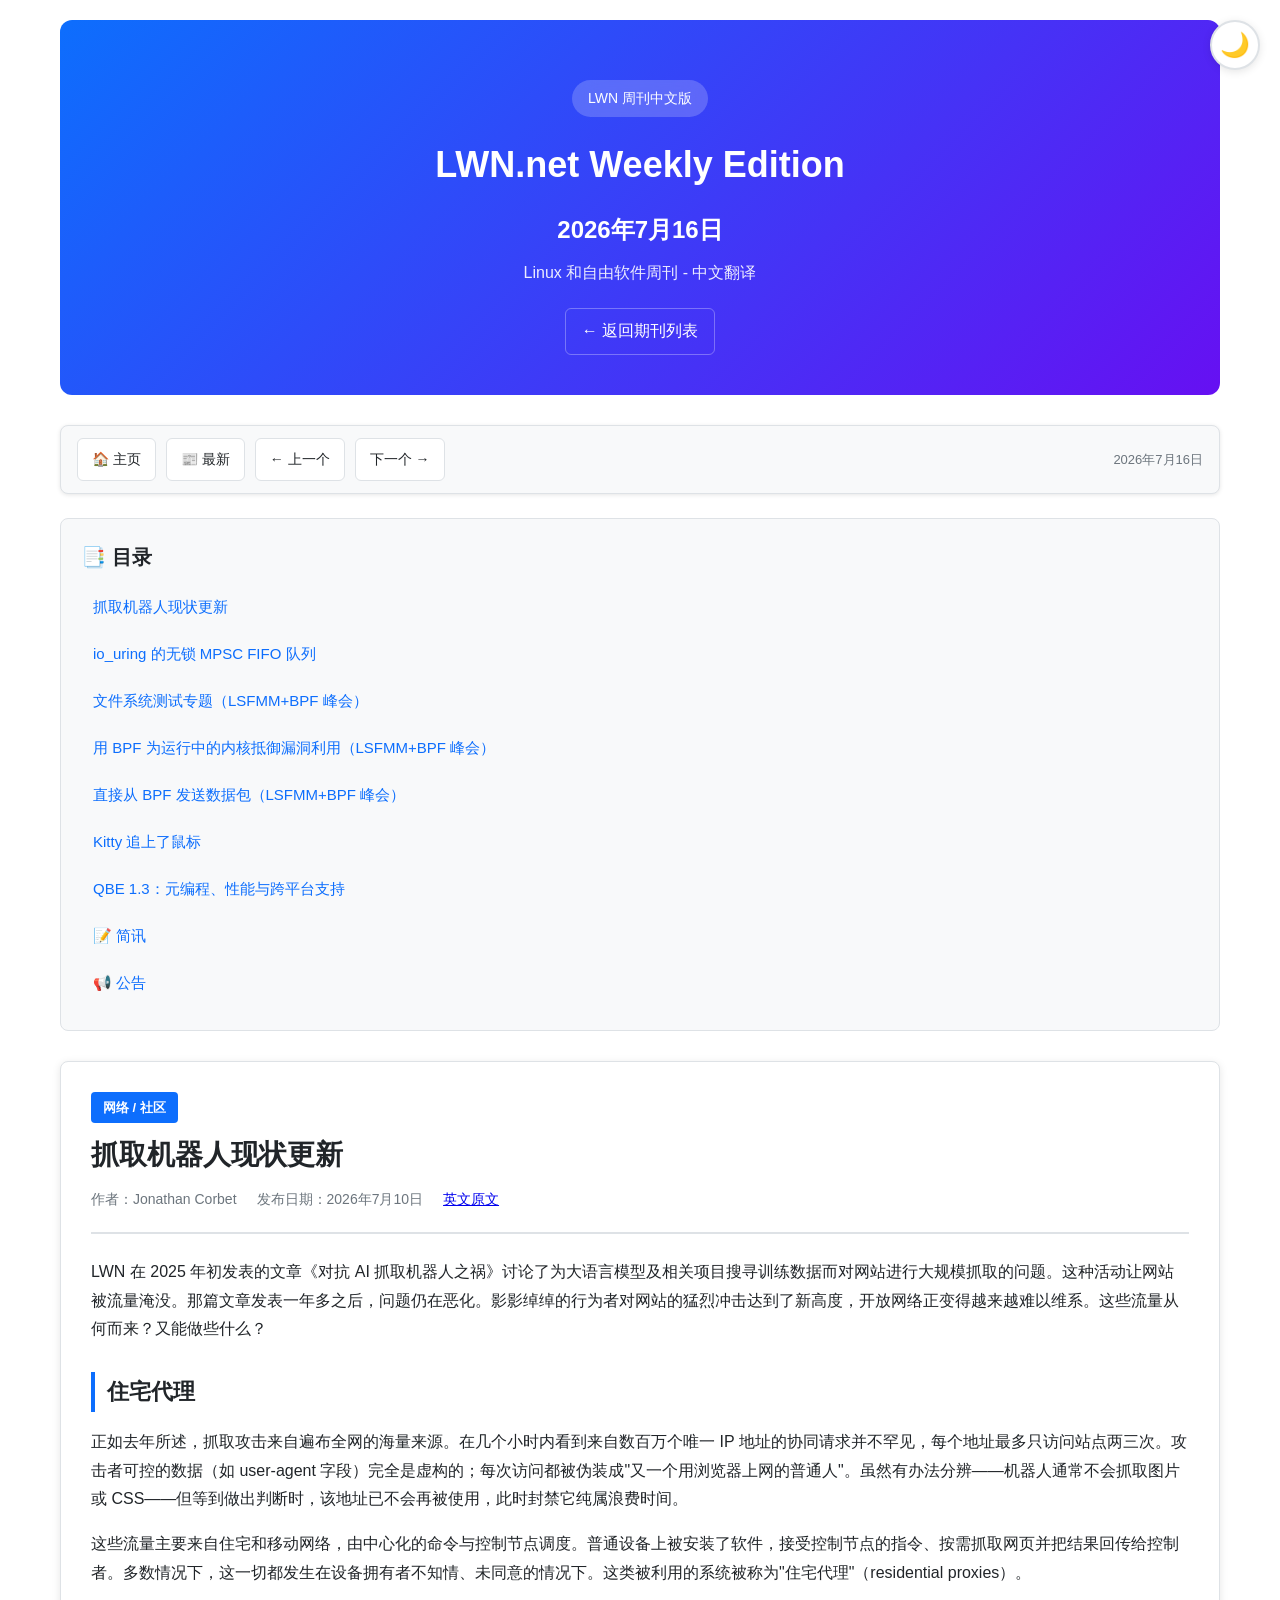
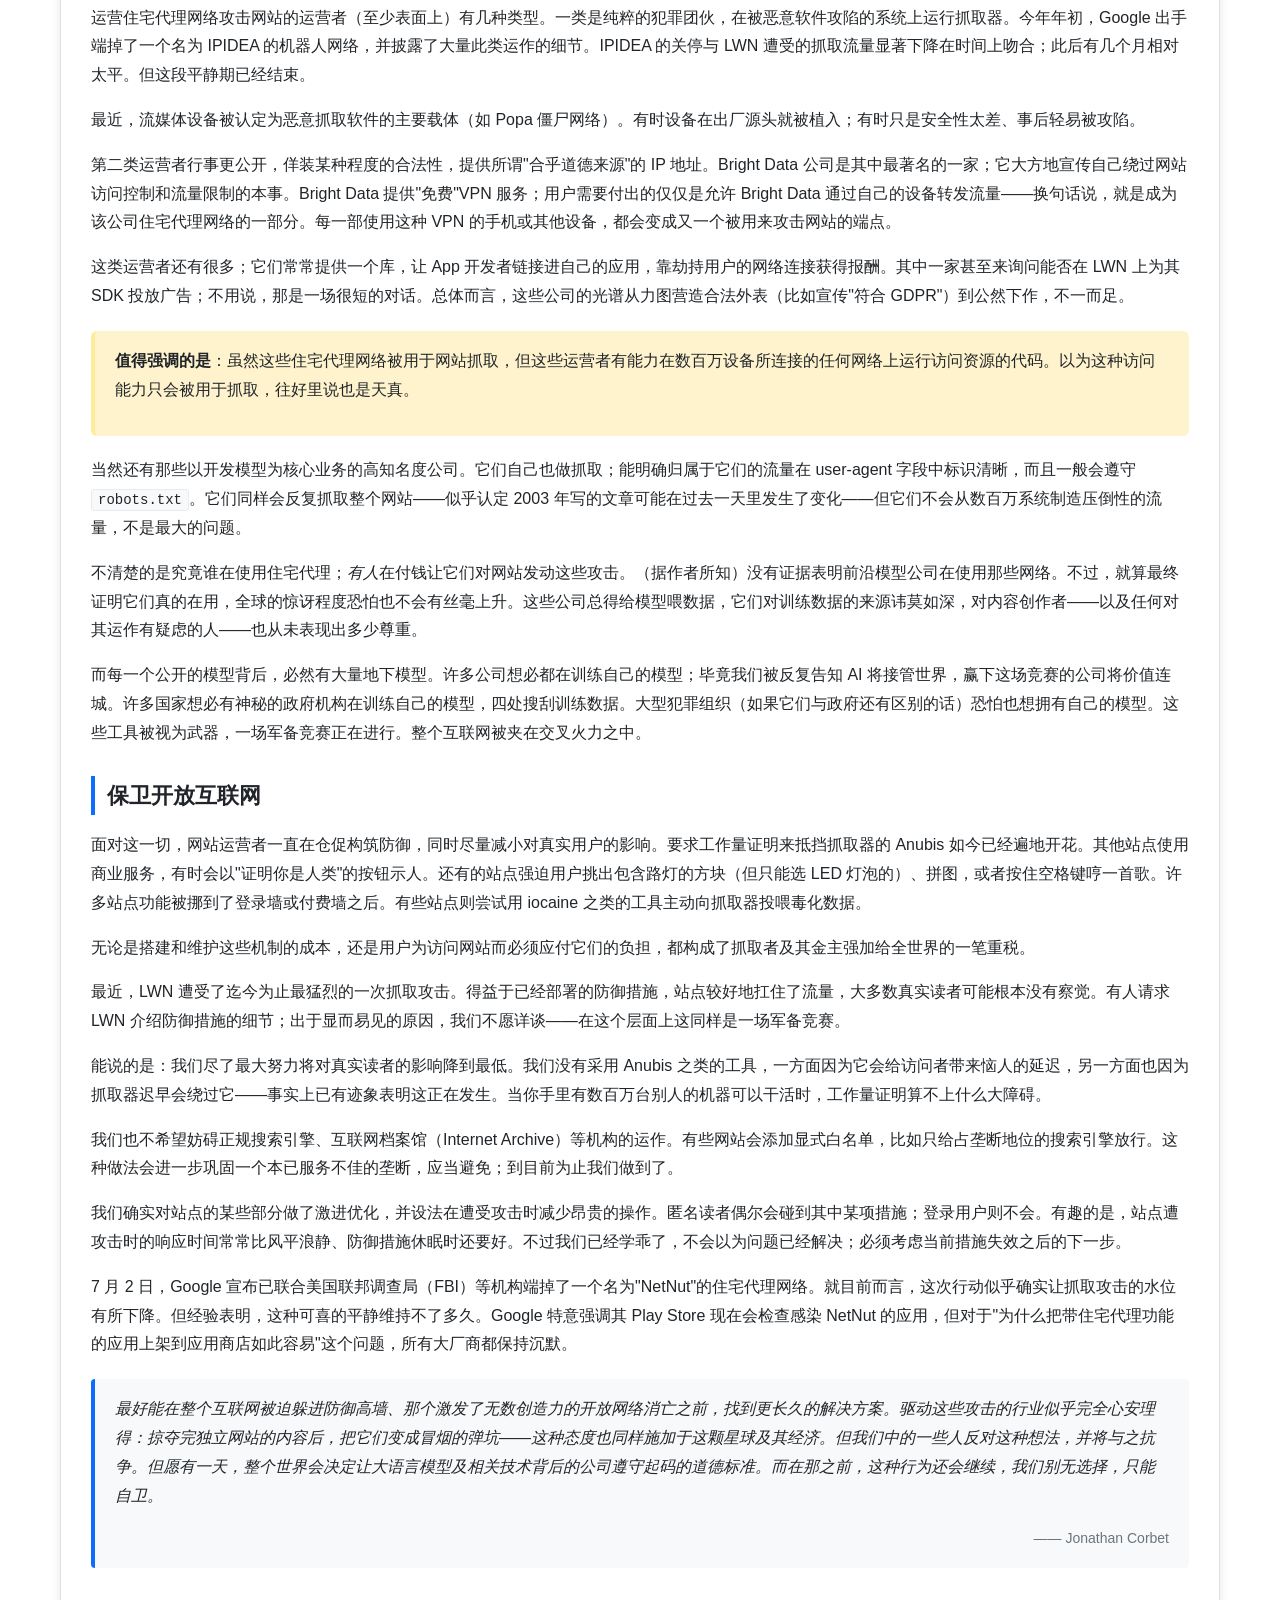
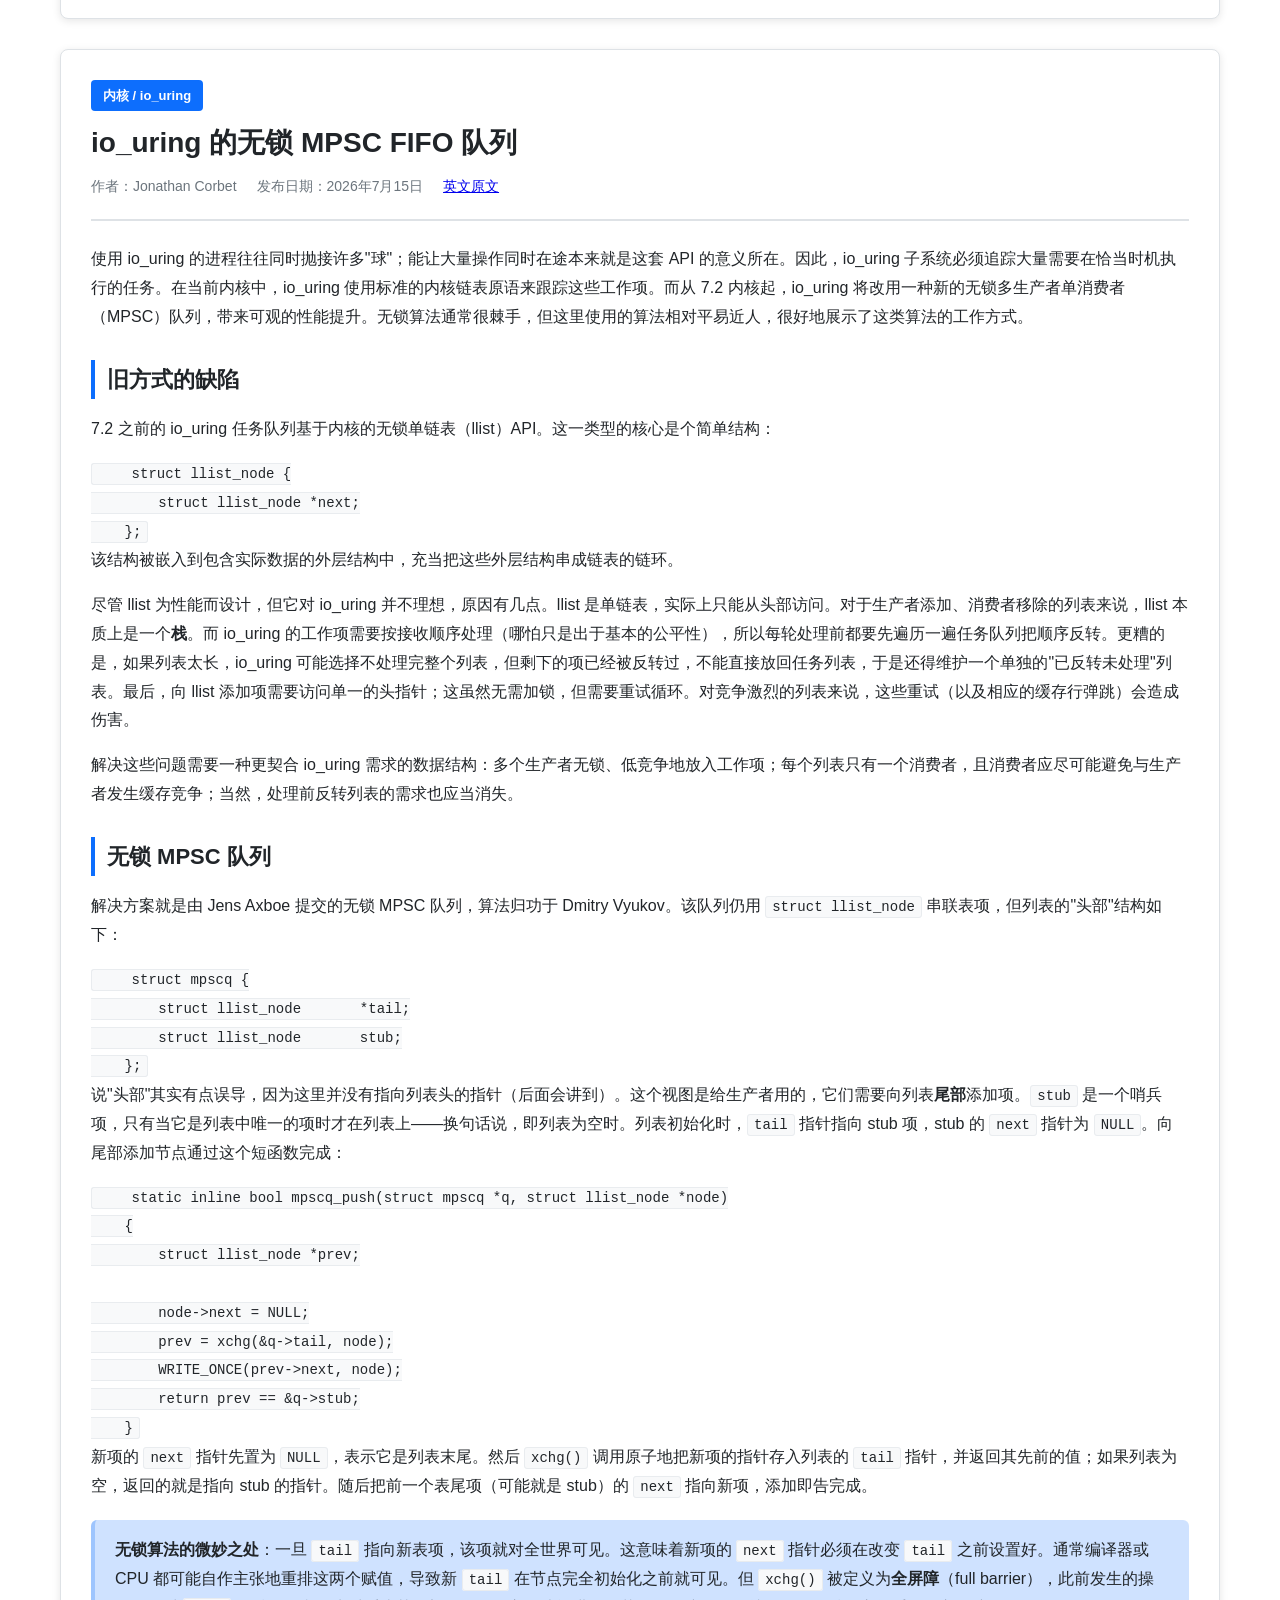
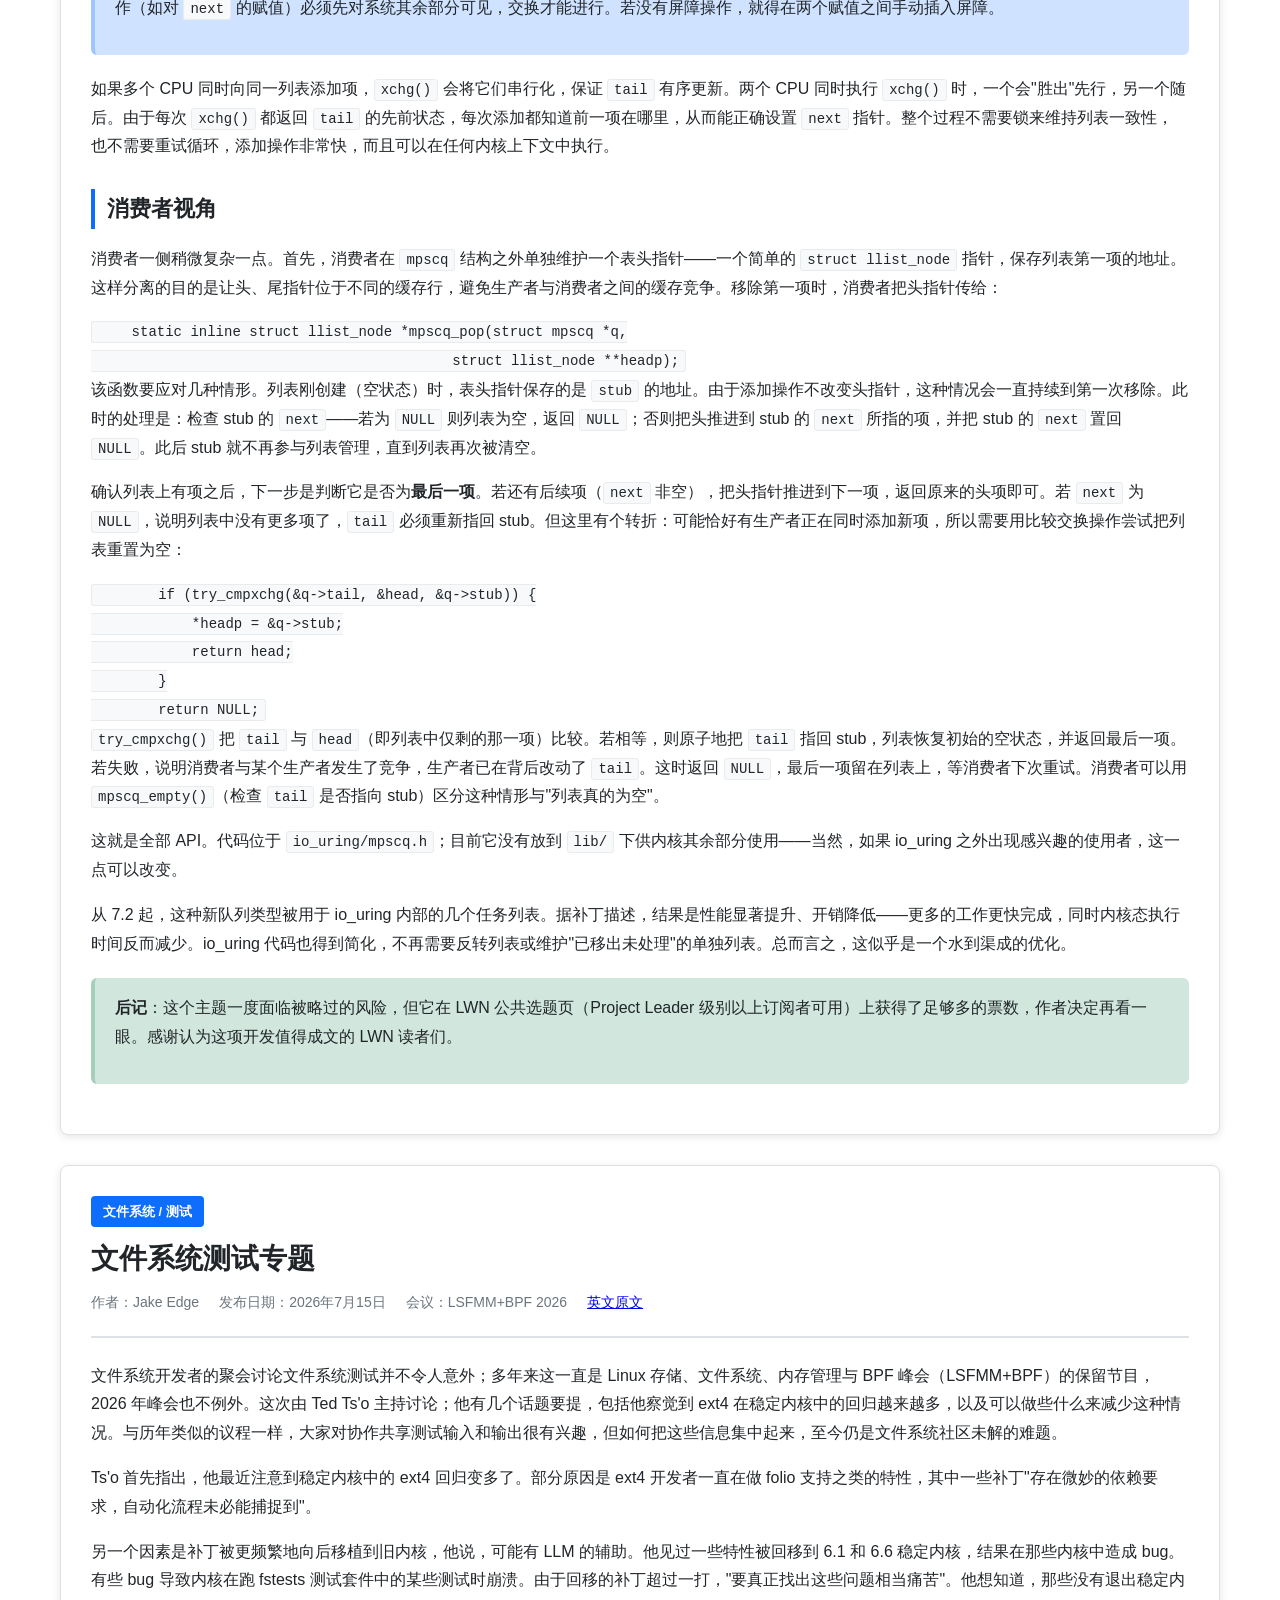
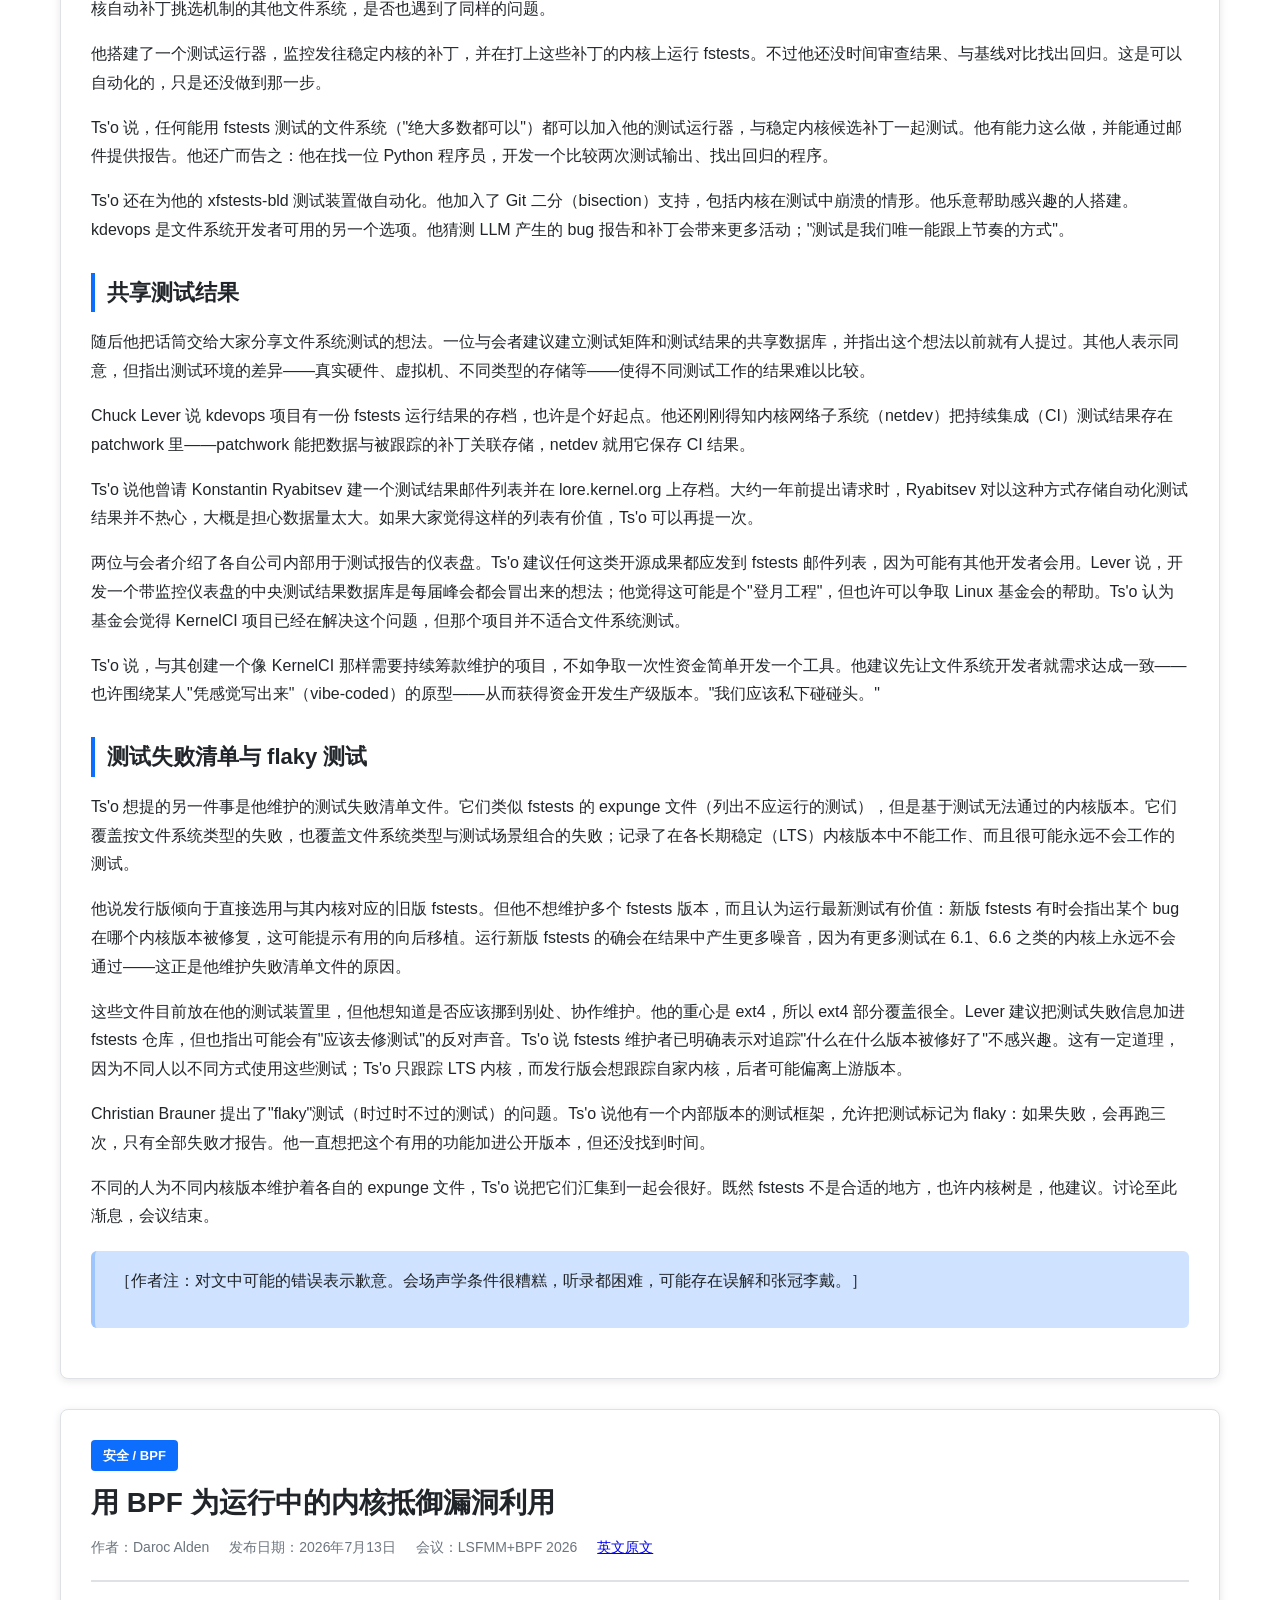
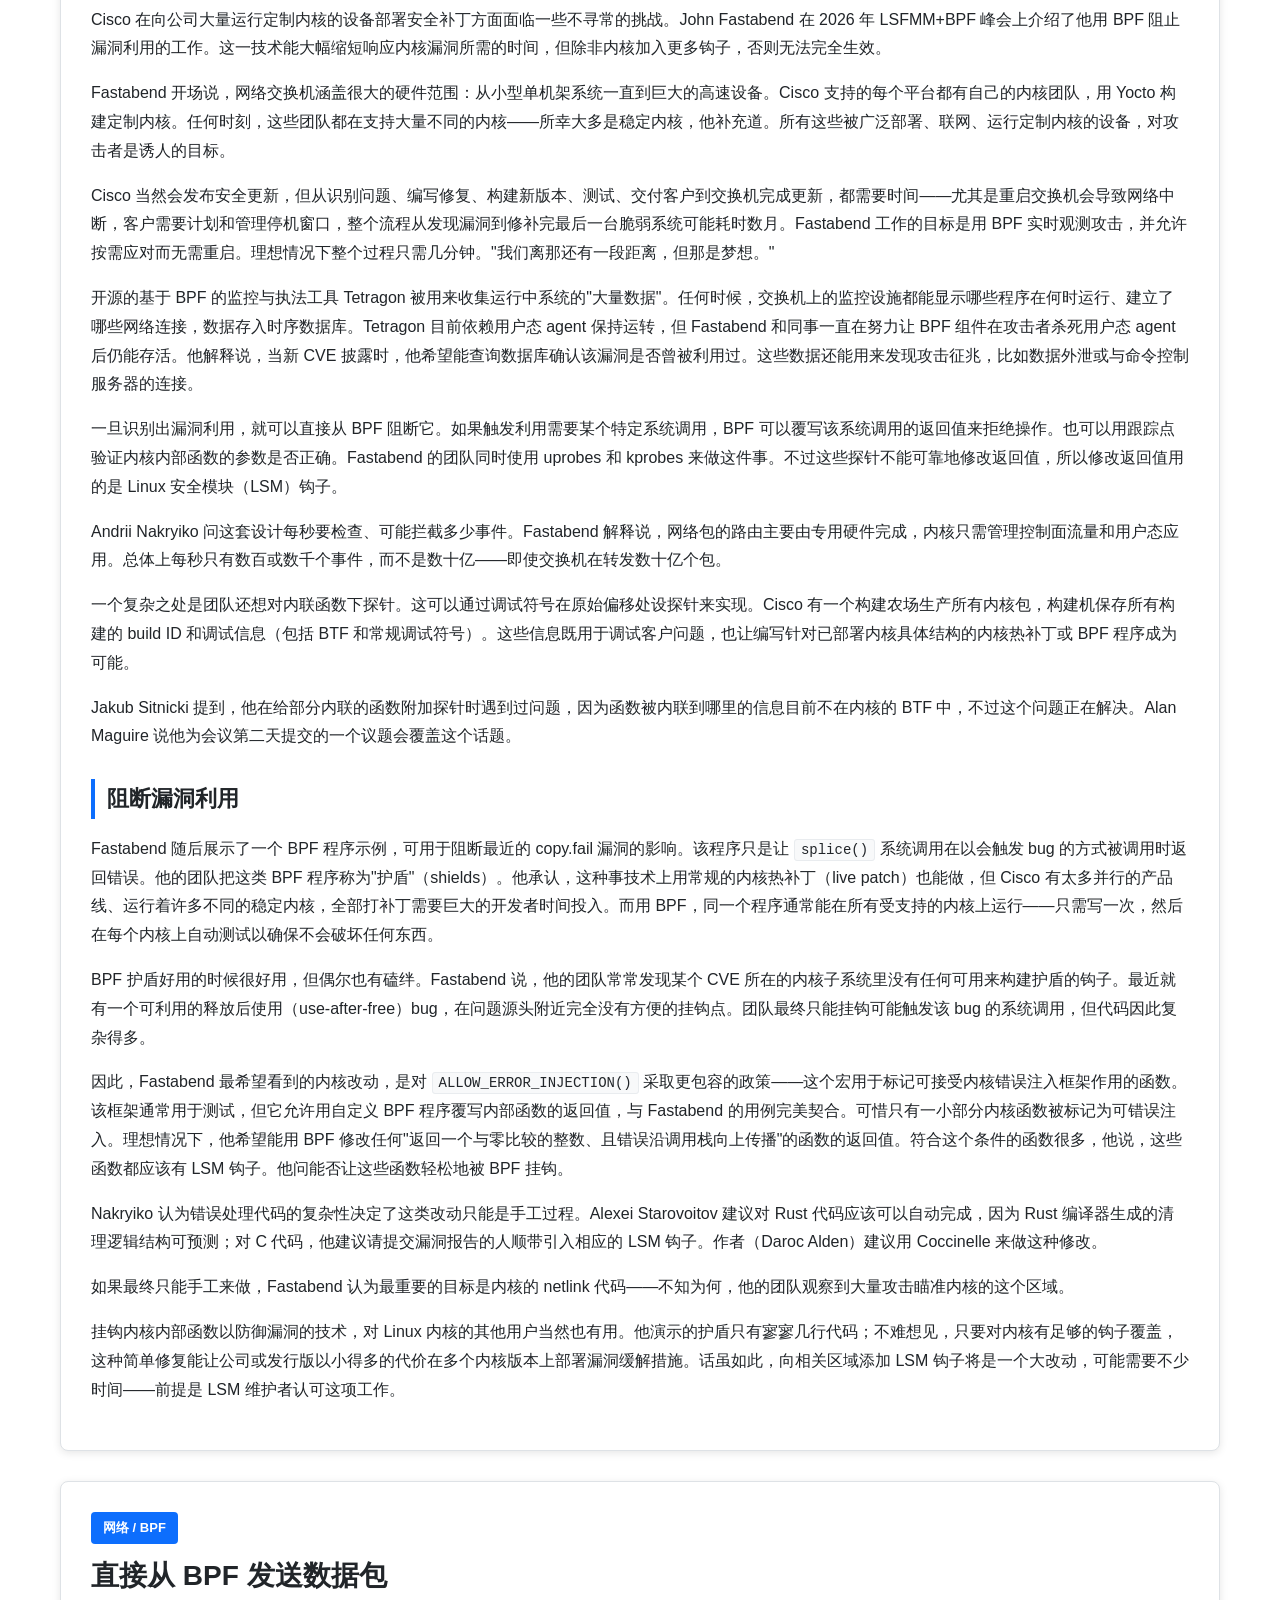
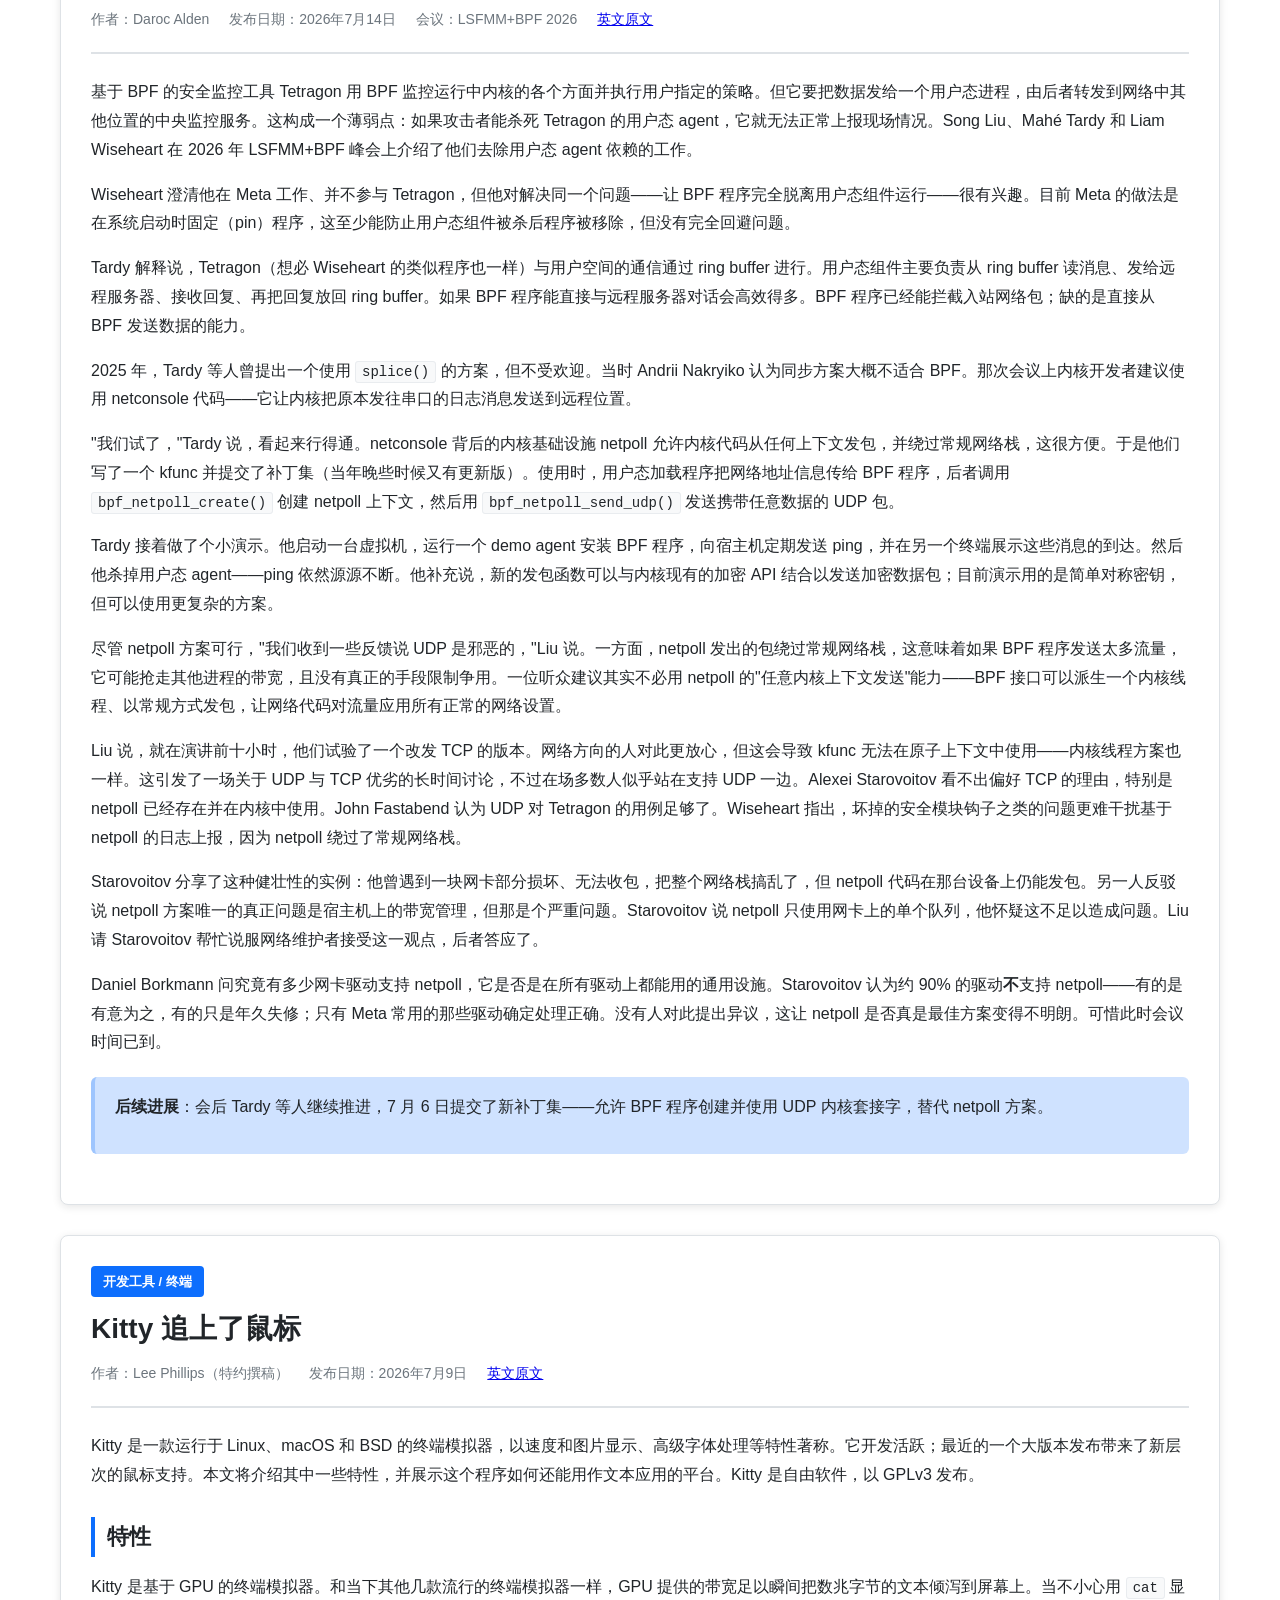
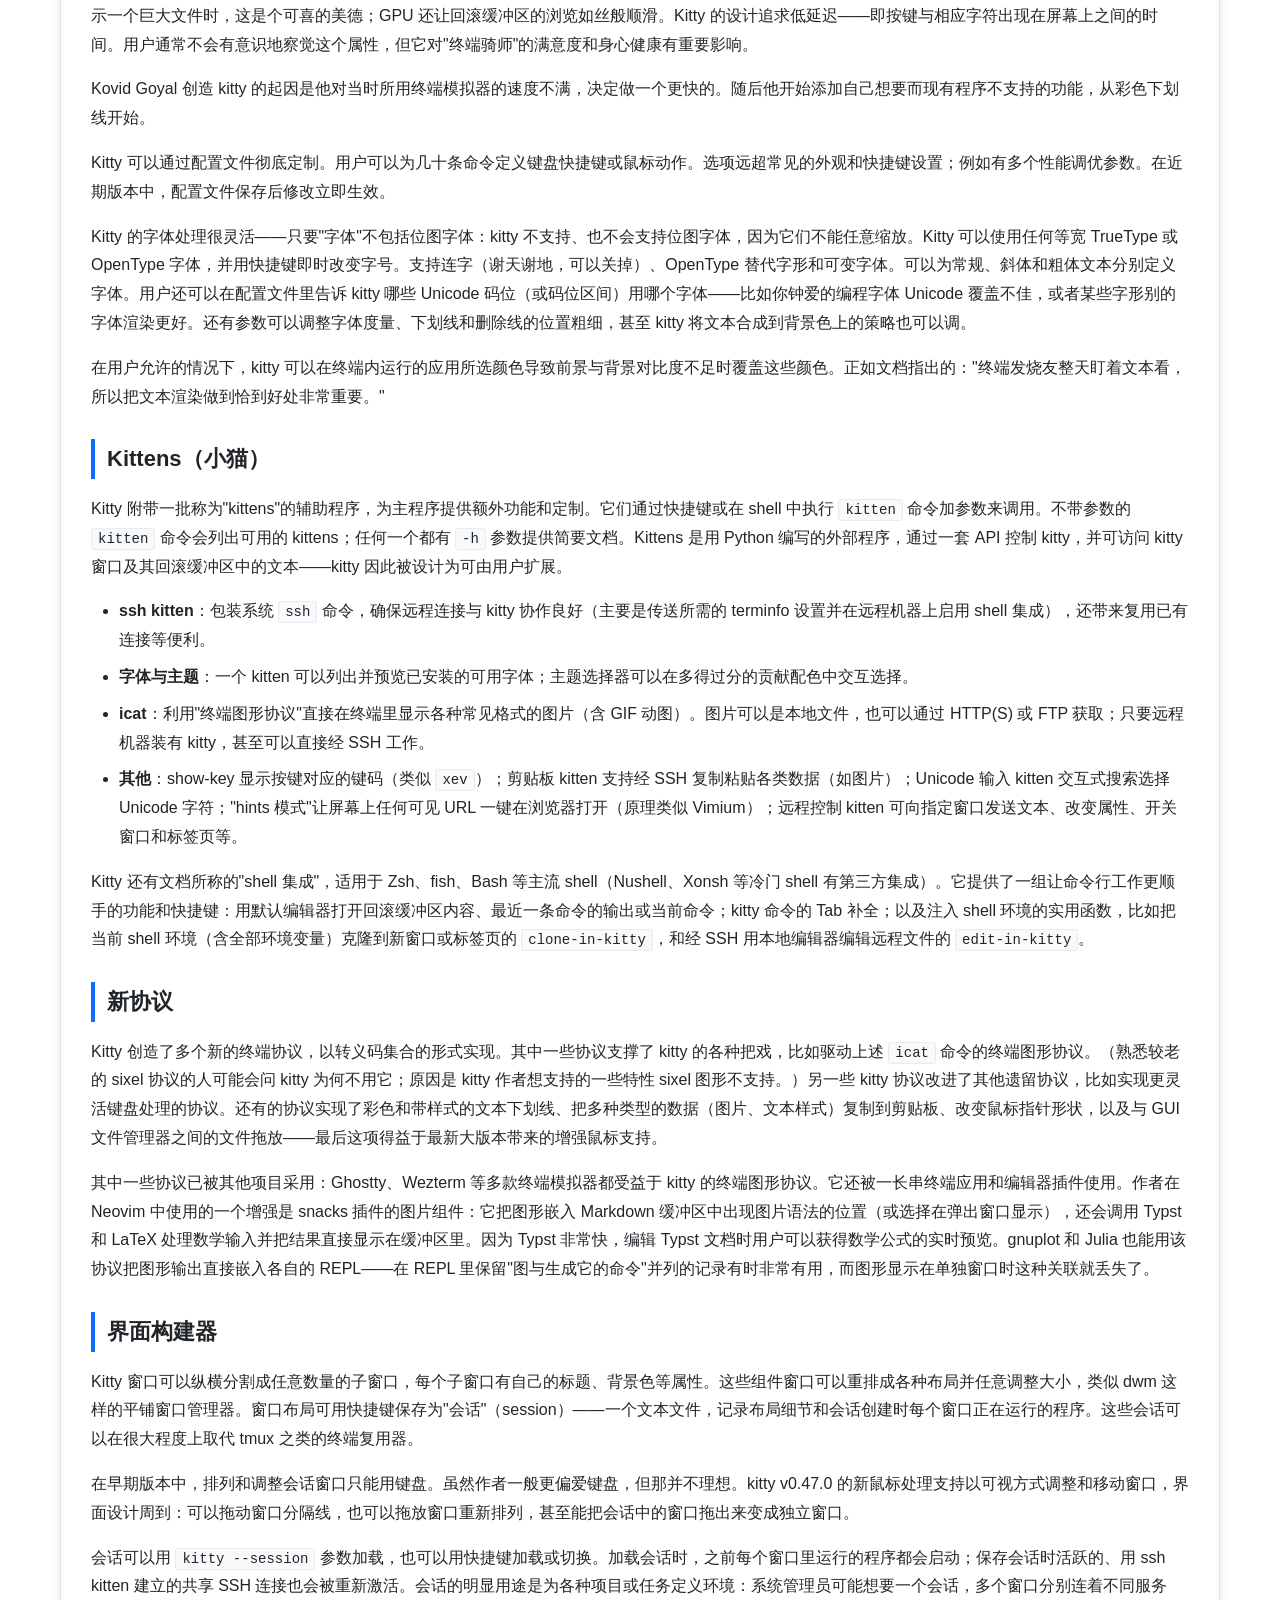
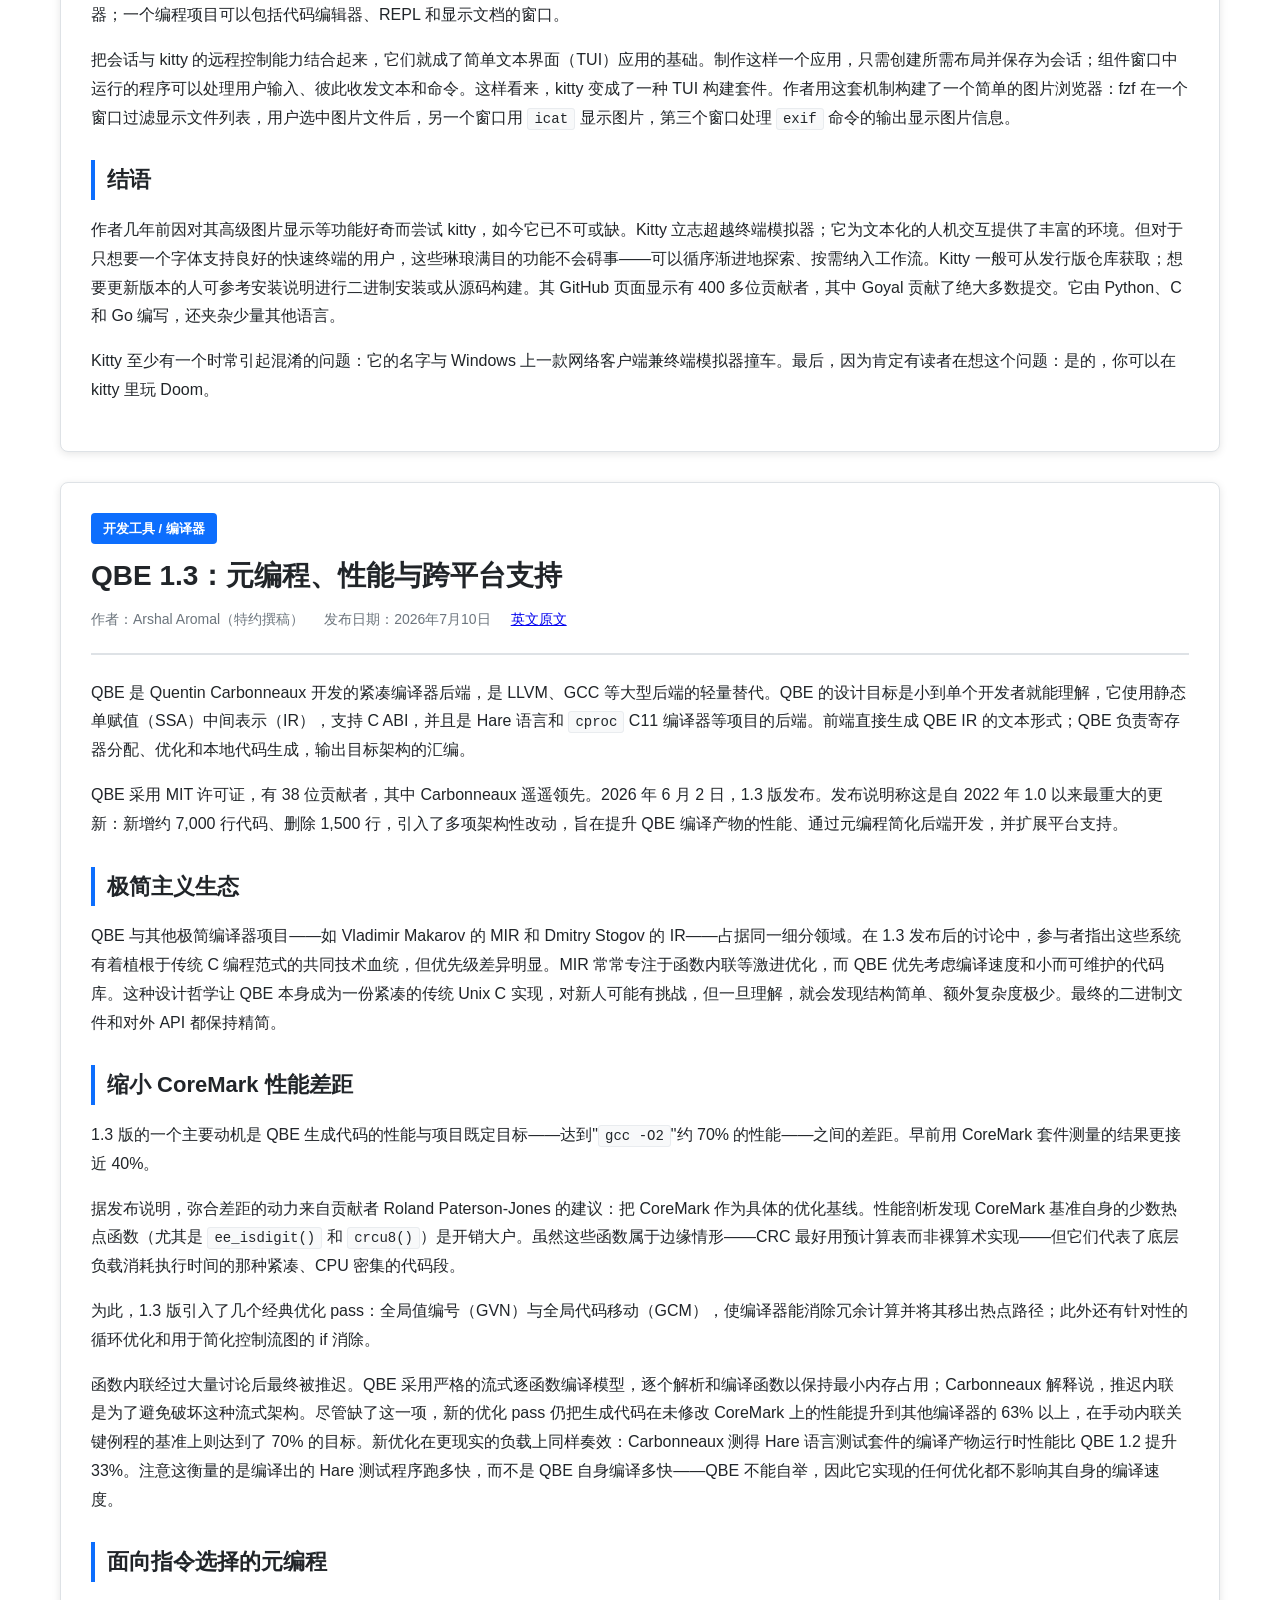
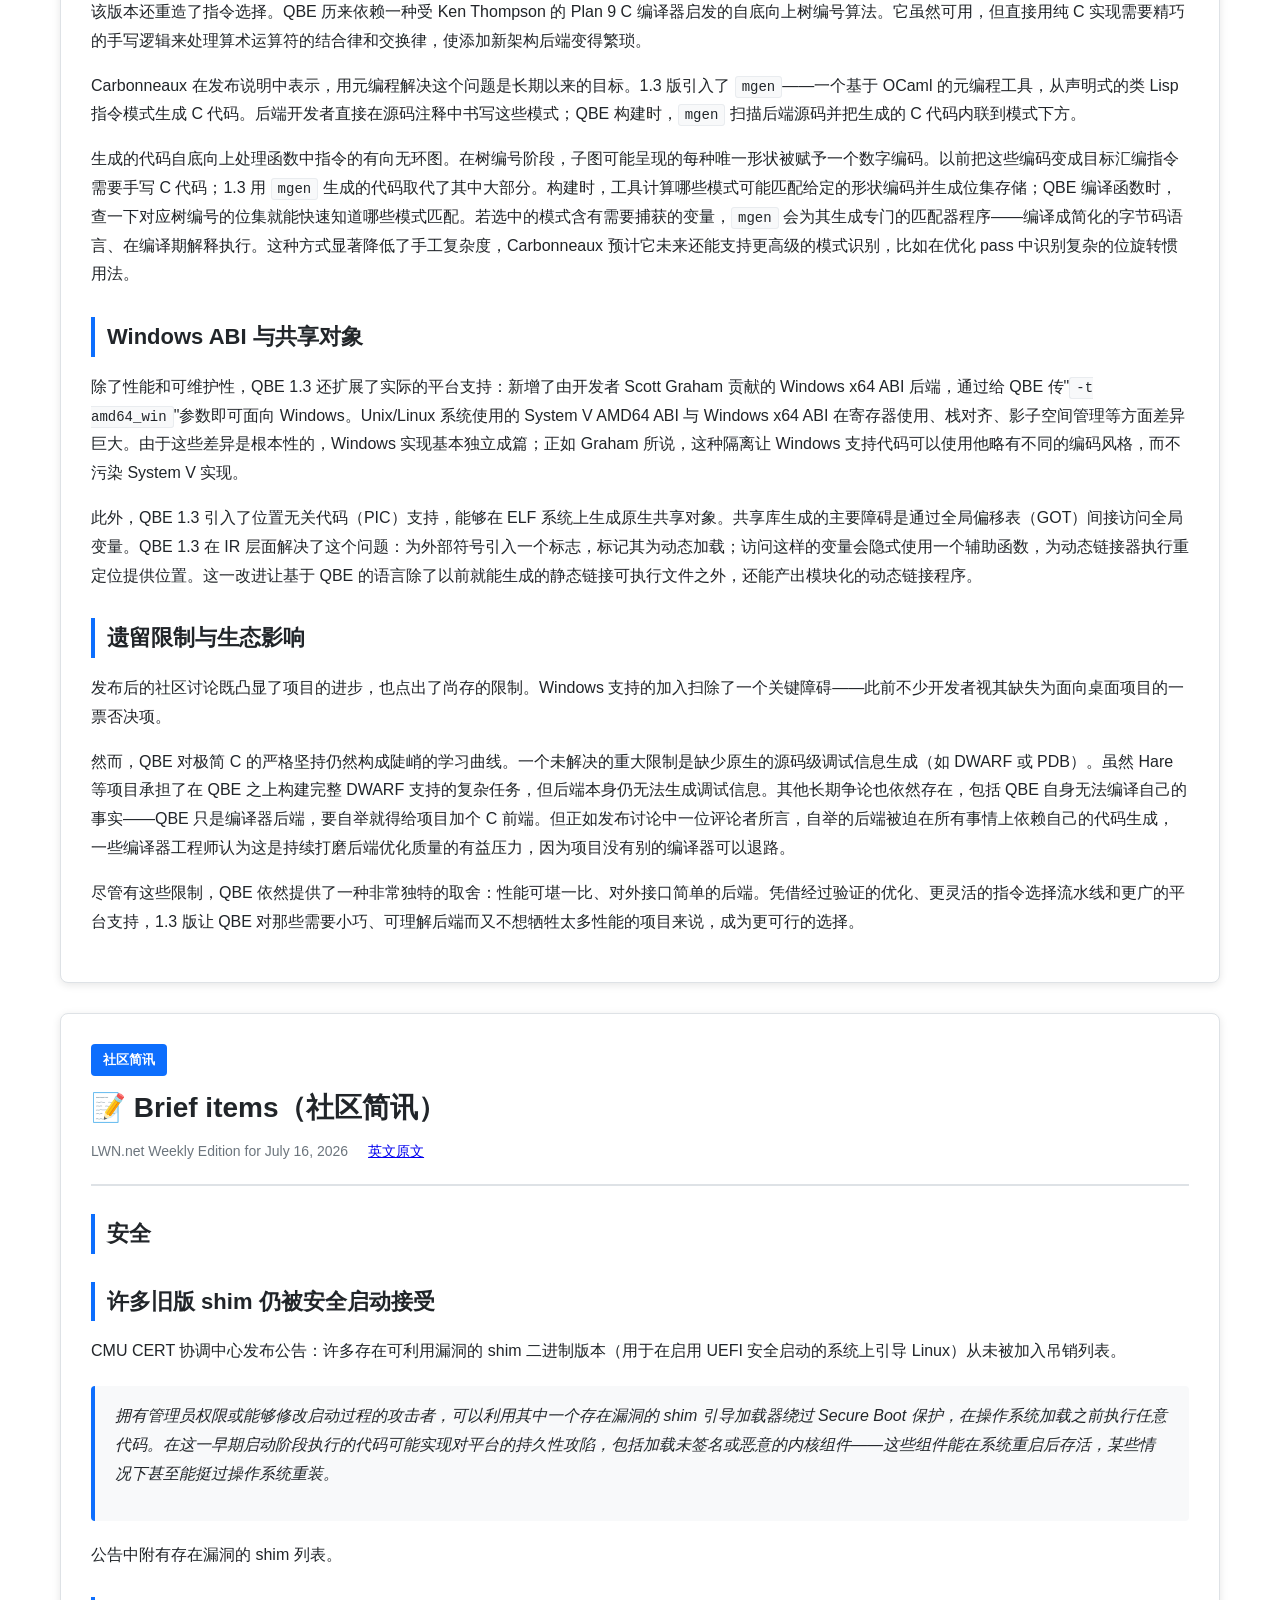
<file: 2026-07-16.html>
<!DOCTYPE html>
<html lang="zh-CN">
<head>
    <meta charset="UTF-8">
    <meta name="viewport" content="width=device-width, initial-scale=1.0">
    <title>LWN 周刊 - 2026年7月16日</title>
    <link rel="stylesheet" href="style.css">
    <link rel="icon" href="data:image/svg+xml,<svg xmlns='http://www.w3.org/2000/svg' viewBox='0 0 100 100'><text y='.9em' font-size='90'>📰</text></svg>">
</head>
<body>
    <button class="theme-toggle" id="themeToggle" aria-label="切换主题">
        <span class="theme-icon">🌙</span>
    </button>

    <div class="container">
        <header class="header">
            <div class="header-badge">LWN 周刊中文版</div>
            <h1>LWN.net Weekly Edition</h1>
            <p class="edition-date">2026年7月16日</p>
            <p class="edition-desc">Linux 和自由软件周刊 - 中文翻译</p>
            <a href="index.html" class="back-link">← 返回期刊列表</a>
        </header>

        <!-- 期刊导航 NAV-START -->
        <nav class="nav-bar" aria-label="期刊导航">
            <a class="nav-btn" href="index.html">🏠 主页</a>
            <a class="nav-btn" href="2026-08-27.html">📰 最新</a>
            <a class="nav-btn" href="2026-07-09.html">← 上一个</a>
            <a class="nav-btn" href="2026-07-23.html">下一个 →</a>
            <span class="nav-current-label">2026年7月16日</span>
        </nav>
        <!-- 期刊导航 NAV-END -->

        <main class="content">
            <!-- 目录 -->
            <div class="toc">
                <h2>📑 目录</h2>
                <ul>
                    <li><a href="#article1">抓取机器人现状更新</a></li>
                    <li><a href="#article2">io_uring 的无锁 MPSC FIFO 队列</a></li>
                    <li><a href="#article3">文件系统测试专题（LSFMM+BPF 峰会）</a></li>
                    <li><a href="#article4">用 BPF 为运行中的内核抵御漏洞利用（LSFMM+BPF 峰会）</a></li>
                    <li><a href="#article5">直接从 BPF 发送数据包（LSFMM+BPF 峰会）</a></li>
                    <li><a href="#article6">Kitty 追上了鼠标</a></li>
                    <li><a href="#article7">QBE 1.3：元编程、性能与跨平台支持</a></li>
                    <li><a href="#briefs">📝 简讯</a></li>
                    <li><a href="#announcements">📢 公告</a></li>
                </ul>
            </div>

            <!-- 文章 1 -->
            <div class="article" id="article1">
                <div class="article-header">
                    <span class="article-category">网络 / 社区</span>
                    <h2>抓取机器人现状更新</h2>
                    <div class="article-meta">
                        <span>作者：Jonathan Corbet</span>
                        <span>发布日期：2026年7月10日</span>
                        <span><a href="https://lwn.net/Articles/1080822/" target="_blank">英文原文</a></span>
                    </div>
                </div>
                <div class="article-body">
                    <p>LWN 在 2025 年初发表的文章《对抗 AI 抓取机器人之祸》讨论了为大语言模型及相关项目搜寻训练数据而对网站进行大规模抓取的问题。这种活动让网站被流量淹没。那篇文章发表一年多之后，问题仍在恶化。影影绰绰的行为者对网站的猛烈冲击达到了新高度，开放网络正变得越来越难以维系。这些流量从何而来？又能做些什么？</p>

                    <h3>住宅代理</h3>
                    <p>正如去年所述，抓取攻击来自遍布全网的海量来源。在几个小时内看到来自数百万个唯一 IP 地址的协同请求并不罕见，每个地址最多只访问站点两三次。攻击者可控的数据（如 user-agent 字段）完全是虚构的；每次访问都被伪装成"又一个用浏览器上网的普通人"。虽然有办法分辨——机器人通常不会抓取图片或 CSS——但等到做出判断时，该地址已不会再被使用，此时封禁它纯属浪费时间。</p>
                    <p>这些流量主要来自住宅和移动网络，由中心化的命令与控制节点调度。普通设备上被安装了软件，接受控制节点的指令、按需抓取网页并把结果回传给控制者。多数情况下，这一切都发生在设备拥有者不知情、未同意的情况下。这类被利用的系统被称为"住宅代理"（residential proxies）。</p>
                    <p>运营住宅代理网络攻击网站的运营者（至少表面上）有几种类型。一类是纯粹的犯罪团伙，在被恶意软件攻陷的系统上运行抓取器。今年年初，Google 出手端掉了一个名为 IPIDEA 的机器人网络，并披露了大量此类运作的细节。IPIDEA 的关停与 LWN 遭受的抓取流量显著下降在时间上吻合；此后有几个月相对太平。但这段平静期已经结束。</p>
                    <p>最近，流媒体设备被认定为恶意抓取软件的主要载体（如 Popa 僵尸网络）。有时设备在出厂源头就被植入；有时只是安全性太差、事后轻易被攻陷。</p>
                    <p>第二类运营者行事更公开，佯装某种程度的合法性，提供所谓"合乎道德来源"的 IP 地址。Bright Data 公司是其中最著名的一家；它大方地宣传自己绕过网站访问控制和流量限制的本事。Bright Data 提供"免费"VPN 服务；用户需要付出的仅仅是允许 Bright Data 通过自己的设备转发流量——换句话说，就是成为该公司住宅代理网络的一部分。每一部使用这种 VPN 的手机或其他设备，都会变成又一个被用来攻击网站的端点。</p>
                    <p>这类运营者还有很多；它们常常提供一个库，让 App 开发者链接进自己的应用，靠劫持用户的网络连接获得报酬。其中一家甚至来询问能否在 LWN 上为其 SDK 投放广告；不用说，那是一场很短的对话。总体而言，这些公司的光谱从力图营造合法外表（比如宣传"符合 GDPR"）到公然下作，不一而足。</p>
                    <div class="info-box warning">
                        <p><strong>值得强调的是</strong>：虽然这些住宅代理网络被用于网站抓取，但这些运营者有能力在数百万设备所连接的任何网络上运行访问资源的代码。以为这种访问能力只会被用于抓取，往好里说也是天真。</p>
                    </div>
                    <p>当然还有那些以开发模型为核心业务的高知名度公司。它们自己也做抓取；能明确归属于它们的流量在 user-agent 字段中标识清晰，而且一般会遵守 <code>robots.txt</code>。它们同样会反复抓取整个网站——似乎认定 2003 年写的文章可能在过去一天里发生了变化——但它们不会从数百万系统制造压倒性的流量，不是最大的问题。</p>
                    <p>不清楚的是究竟谁在使用住宅代理；<em>有人</em>在付钱让它们对网站发动这些攻击。（据作者所知）没有证据表明前沿模型公司在使用那些网络。不过，就算最终证明它们真的在用，全球的惊讶程度恐怕也不会有丝毫上升。这些公司总得给模型喂数据，它们对训练数据的来源讳莫如深，对内容创作者——以及任何对其运作有疑虑的人——也从未表现出多少尊重。</p>
                    <p>而每一个公开的模型背后，必然有大量地下模型。许多公司想必都在训练自己的模型；毕竟我们被反复告知 AI 将接管世界，赢下这场竞赛的公司将价值连城。许多国家想必有神秘的政府机构在训练自己的模型，四处搜刮训练数据。大型犯罪组织（如果它们与政府还有区别的话）恐怕也想拥有自己的模型。这些工具被视为武器，一场军备竞赛正在进行。整个互联网被夹在交叉火力之中。</p>

                    <h3>保卫开放互联网</h3>
                    <p>面对这一切，网站运营者一直在仓促构筑防御，同时尽量减小对真实用户的影响。要求工作量证明来抵挡抓取器的 Anubis 如今已经遍地开花。其他站点使用商业服务，有时会以"证明你是人类"的按钮示人。还有的站点强迫用户挑出包含路灯的方块（但只能选 LED 灯泡的）、拼图，或者按住空格键哼一首歌。许多站点功能被挪到了登录墙或付费墙之后。有些站点则尝试用 iocaine 之类的工具主动向抓取器投喂毒化数据。</p>
                    <p>无论是搭建和维护这些机制的成本，还是用户为访问网站而必须应付它们的负担，都构成了抓取者及其金主强加给全世界的一笔重税。</p>
                    <p>最近，LWN 遭受了迄今为止最猛烈的一次抓取攻击。得益于已经部署的防御措施，站点较好地扛住了流量，大多数真实读者可能根本没有察觉。有人请求 LWN 介绍防御措施的细节；出于显而易见的原因，我们不愿详谈——在这个层面上这同样是一场军备竞赛。</p>
                    <p>能说的是：我们尽了最大努力将对真实读者的影响降到最低。我们没有采用 Anubis 之类的工具，一方面因为它会给访问者带来恼人的延迟，另一方面也因为抓取器迟早会绕过它——事实上已有迹象表明这正在发生。当你手里有数百万台别人的机器可以干活时，工作量证明算不上什么大障碍。</p>
                    <p>我们也不希望妨碍正规搜索引擎、互联网档案馆（Internet Archive）等机构的运作。有些网站会添加显式白名单，比如只给占垄断地位的搜索引擎放行。这种做法会进一步巩固一个本已服务不佳的垄断，应当避免；到目前为止我们做到了。</p>
                    <p>我们确实对站点的某些部分做了激进优化，并设法在遭受攻击时减少昂贵的操作。匿名读者偶尔会碰到其中某项措施；登录用户则不会。有趣的是，站点遭攻击时的响应时间常常比风平浪静、防御措施休眠时还要好。不过我们已经学乖了，不会以为问题已经解决；必须考虑当前措施失效之后的下一步。</p>
                    <p>7 月 2 日，Google 宣布已联合美国联邦调查局（FBI）等机构端掉了一个名为"NetNut"的住宅代理网络。就目前而言，这次行动似乎确实让抓取攻击的水位有所下降。但经验表明，这种可喜的平静维持不了多久。Google 特意强调其 Play Store 现在会检查感染 NetNut 的应用，但对于"为什么把带住宅代理功能的应用上架到应用商店如此容易"这个问题，所有大厂商都保持沉默。</p>
                    <blockquote>
                        <p>最好能在整个互联网被迫躲进防御高墙、那个激发了无数创造力的开放网络消亡之前，找到更长久的解决方案。驱动这些攻击的行业似乎完全心安理得：掠夺完独立网站的内容后，把它们变成冒烟的弹坑——这种态度也同样施加于这颗星球及其经济。但我们中的一些人反对这种想法，并将与之抗争。但愿有一天，整个世界会决定让大语言模型及相关技术背后的公司遵守起码的道德标准。而在那之前，这种行为还会继续，我们别无选择，只能自卫。</p>
                        <cite>—— Jonathan Corbet</cite>
                    </blockquote>
                </div>
            </div>

            <!-- 文章 2 -->
            <div class="article" id="article2">
                <div class="article-header">
                    <span class="article-category">内核 / io_uring</span>
                    <h2>io_uring 的无锁 MPSC FIFO 队列</h2>
                    <div class="article-meta">
                        <span>作者：Jonathan Corbet</span>
                        <span>发布日期：2026年7月15日</span>
                        <span><a href="https://lwn.net/Articles/1081871/" target="_blank">英文原文</a></span>
                    </div>
                </div>
                <div class="article-body">
                    <p>使用 io_uring 的进程往往同时抛接许多"球"；能让大量操作同时在途本来就是这套 API 的意义所在。因此，io_uring 子系统必须追踪大量需要在恰当时机执行的任务。在当前内核中，io_uring 使用标准的内核链表原语来跟踪这些工作项。而从 7.2 内核起，io_uring 将改用一种新的无锁多生产者单消费者（MPSC）队列，带来可观的性能提升。无锁算法通常很棘手，但这里使用的算法相对平易近人，很好地展示了这类算法的工作方式。</p>

                    <h3>旧方式的缺陷</h3>
                    <p>7.2 之前的 io_uring 任务队列基于内核的无锁单链表（llist）API。这一类型的核心是个简单结构：</p>
                    <pre><code>    struct llist_node {
	struct llist_node *next;
    };</code></pre>
                    <p>该结构被嵌入到包含实际数据的外层结构中，充当把这些外层结构串成链表的链环。</p>
                    <p>尽管 llist 为性能而设计，但它对 io_uring 并不理想，原因有几点。llist 是单链表，实际上只能从头部访问。对于生产者添加、消费者移除的列表来说，llist 本质上是一个<strong>栈</strong>。而 io_uring 的工作项需要按接收顺序处理（哪怕只是出于基本的公平性），所以每轮处理前都要先遍历一遍任务队列把顺序反转。更糟的是，如果列表太长，io_uring 可能选择不处理完整个列表，但剩下的项已经被反转过，不能直接放回任务列表，于是还得维护一个单独的"已反转未处理"列表。最后，向 llist 添加项需要访问单一的头指针；这虽然无需加锁，但需要重试循环。对竞争激烈的列表来说，这些重试（以及相应的缓存行弹跳）会造成伤害。</p>
                    <p>解决这些问题需要一种更契合 io_uring 需求的数据结构：多个生产者无锁、低竞争地放入工作项；每个列表只有一个消费者，且消费者应尽可能避免与生产者发生缓存竞争；当然，处理前反转列表的需求也应当消失。</p>

                    <h3>无锁 MPSC 队列</h3>
                    <p>解决方案就是由 Jens Axboe 提交的无锁 MPSC 队列，算法归功于 Dmitry Vyukov。该队列仍用 <code>struct llist_node</code> 串联表项，但列表的"头部"结构如下：</p>
                    <pre><code>    struct mpscq {
	struct llist_node	*tail;
	struct llist_node	stub;
    };</code></pre>
                    <p>说"头部"其实有点误导，因为这里并没有指向列表头的指针（后面会讲到）。这个视图是给生产者用的，它们需要向列表<strong>尾部</strong>添加项。<code>stub</code> 是一个哨兵项，只有当它是列表中唯一的项时才在列表上——换句话说，即列表为空时。列表初始化时，<code>tail</code> 指针指向 stub 项，stub 的 <code>next</code> 指针为 <code>NULL</code>。向尾部添加节点通过这个短函数完成：</p>
                    <pre><code>    static inline bool mpscq_push(struct mpscq *q, struct llist_node *node)
    {
	struct llist_node *prev;

	node-&gt;next = NULL;
	prev = xchg(&amp;q-&gt;tail, node);
	WRITE_ONCE(prev-&gt;next, node);
	return prev == &amp;q-&gt;stub;
    }</code></pre>
                    <p>新项的 <code>next</code> 指针先置为 <code>NULL</code>，表示它是列表末尾。然后 <code>xchg()</code> 调用原子地把新项的指针存入列表的 <code>tail</code> 指针，并返回其先前的值；如果列表为空，返回的就是指向 stub 的指针。随后把前一个表尾项（可能就是 stub）的 <code>next</code> 指向新项，添加即告完成。</p>
                    <div class="info-box note">
                        <p><strong>无锁算法的微妙之处</strong>：一旦 <code>tail</code> 指向新表项，该项就对全世界可见。这意味着新项的 <code>next</code> 指针必须在改变 <code>tail</code> 之前设置好。通常编译器或 CPU 都可能自作主张地重排这两个赋值，导致新 <code>tail</code> 在节点完全初始化之前就可见。但 <code>xchg()</code> 被定义为<strong>全屏障</strong>（full barrier），此前发生的操作（如对 <code>next</code> 的赋值）必须先对系统其余部分可见，交换才能进行。若没有屏障操作，就得在两个赋值之间手动插入屏障。</p>
                    </div>
                    <p>如果多个 CPU 同时向同一列表添加项，<code>xchg()</code> 会将它们串行化，保证 <code>tail</code> 有序更新。两个 CPU 同时执行 <code>xchg()</code> 时，一个会"胜出"先行，另一个随后。由于每次 <code>xchg()</code> 都返回 <code>tail</code> 的先前状态，每次添加都知道前一项在哪里，从而能正确设置 <code>next</code> 指针。整个过程不需要锁来维持列表一致性，也不需要重试循环，添加操作非常快，而且可以在任何内核上下文中执行。</p>

                    <h3>消费者视角</h3>
                    <p>消费者一侧稍微复杂一点。首先，消费者在 <code>mpscq</code> 结构之外单独维护一个表头指针——一个简单的 <code>struct llist_node</code> 指针，保存列表第一项的地址。这样分离的目的是让头、尾指针位于不同的缓存行，避免生产者与消费者之间的缓存竞争。移除第一项时，消费者把头指针传给：</p>
                    <pre><code>    static inline struct llist_node *mpscq_pop(struct mpscq *q,
					   struct llist_node **headp);</code></pre>
                    <p>该函数要应对几种情形。列表刚创建（空状态）时，表头指针保存的是 <code>stub</code> 的地址。由于添加操作不改变头指针，这种情况会一直持续到第一次移除。此时的处理是：检查 stub 的 <code>next</code>——若为 <code>NULL</code> 则列表为空，返回 <code>NULL</code>；否则把头推进到 stub 的 <code>next</code> 所指的项，并把 stub 的 <code>next</code> 置回 <code>NULL</code>。此后 stub 就不再参与列表管理，直到列表再次被清空。</p>
                    <p>确认列表上有项之后，下一步是判断它是否为<strong>最后一项</strong>。若还有后续项（<code>next</code> 非空），把头指针推进到下一项，返回原来的头项即可。若 <code>next</code> 为 <code>NULL</code>，说明列表中没有更多项了，<code>tail</code> 必须重新指回 stub。但这里有个转折：可能恰好有生产者正在同时添加新项，所以需要用比较交换操作尝试把列表重置为空：</p>
                    <pre><code>	if (try_cmpxchg(&amp;q-&gt;tail, &amp;head, &amp;q-&gt;stub)) {
	    *headp = &amp;q-&gt;stub;
	    return head;
	}
	return NULL;</code></pre>
                    <p><code>try_cmpxchg()</code> 把 <code>tail</code> 与 <code>head</code>（即列表中仅剩的那一项）比较。若相等，则原子地把 <code>tail</code> 指回 stub，列表恢复初始的空状态，并返回最后一项。若失败，说明消费者与某个生产者发生了竞争，生产者已在背后改动了 <code>tail</code>。这时返回 <code>NULL</code>，最后一项留在列表上，等消费者下次重试。消费者可以用 <code>mpscq_empty()</code>（检查 <code>tail</code> 是否指向 stub）区分这种情形与"列表真的为空"。</p>
                    <p>这就是全部 API。代码位于 <code>io_uring/mpscq.h</code>；目前它没有放到 <code>lib/</code> 下供内核其余部分使用——当然，如果 io_uring 之外出现感兴趣的使用者，这一点可以改变。</p>
                    <p>从 7.2 起，这种新队列类型被用于 io_uring 内部的几个任务列表。据补丁描述，结果是性能显著提升、开销降低——更多的工作更快完成，同时内核态执行时间反而减少。io_uring 代码也得到简化，不再需要反转列表或维护"已移出未处理"的单独列表。总而言之，这似乎是一个水到渠成的优化。</p>
                    <div class="info-box success">
                        <p><strong>后记</strong>：这个主题一度面临被略过的风险，但它在 LWN 公共选题页（Project Leader 级别以上订阅者可用）上获得了足够多的票数，作者决定再看一眼。感谢认为这项开发值得成文的 LWN 读者们。</p>
                    </div>
                </div>
            </div>

            <!-- 文章 3 -->
            <div class="article" id="article3">
                <div class="article-header">
                    <span class="article-category">文件系统 / 测试</span>
                    <h2>文件系统测试专题</h2>
                    <div class="article-meta">
                        <span>作者：Jake Edge</span>
                        <span>发布日期：2026年7月15日</span>
                        <span>会议：LSFMM+BPF 2026</span>
                        <span><a href="https://lwn.net/Articles/1082342/" target="_blank">英文原文</a></span>
                    </div>
                </div>
                <div class="article-body">
                    <p>文件系统开发者的聚会讨论文件系统测试并不令人意外；多年来这一直是 Linux 存储、文件系统、内存管理与 BPF 峰会（LSFMM+BPF）的保留节目，2026 年峰会也不例外。这次由 Ted Ts'o 主持讨论；他有几个话题要提，包括他察觉到 ext4 在稳定内核中的回归越来越多，以及可以做些什么来减少这种情况。与历年类似的议程一样，大家对协作共享测试输入和输出很有兴趣，但如何把这些信息集中起来，至今仍是文件系统社区未解的难题。</p>
                    <p>Ts'o 首先指出，他最近注意到稳定内核中的 ext4 回归变多了。部分原因是 ext4 开发者一直在做 folio 支持之类的特性，其中一些补丁"存在微妙的依赖要求，自动化流程未必能捕捉到"。</p>
                    <p>另一个因素是补丁被更频繁地向后移植到旧内核，他说，可能有 LLM 的辅助。他见过一些特性被回移到 6.1 和 6.6 稳定内核，结果在那些内核中造成 bug。有些 bug 导致内核在跑 fstests 测试套件中的某些测试时崩溃。由于回移的补丁超过一打，"要真正找出这些问题相当痛苦"。他想知道，那些没有退出稳定内核自动补丁挑选机制的其他文件系统，是否也遇到了同样的问题。</p>
                    <p>他搭建了一个测试运行器，监控发往稳定内核的补丁，并在打上这些补丁的内核上运行 fstests。不过他还没时间审查结果、与基线对比找出回归。这是可以自动化的，只是还没做到那一步。</p>
                    <p>Ts'o 说，任何能用 fstests 测试的文件系统（"绝大多数都可以"）都可以加入他的测试运行器，与稳定内核候选补丁一起测试。他有能力这么做，并能通过邮件提供报告。他还广而告之：他在找一位 Python 程序员，开发一个比较两次测试输出、找出回归的程序。</p>
                    <p>Ts'o 还在为他的 xfstests-bld 测试装置做自动化。他加入了 Git 二分（bisection）支持，包括内核在测试中崩溃的情形。他乐意帮助感兴趣的人搭建。kdevops 是文件系统开发者可用的另一个选项。他猜测 LLM 产生的 bug 报告和补丁会带来更多活动；"测试是我们唯一能跟上节奏的方式"。</p>
                    <h3>共享测试结果</h3>
                    <p>随后他把话筒交给大家分享文件系统测试的想法。一位与会者建议建立测试矩阵和测试结果的共享数据库，并指出这个想法以前就有人提过。其他人表示同意，但指出测试环境的差异——真实硬件、虚拟机、不同类型的存储等——使得不同测试工作的结果难以比较。</p>
                    <p>Chuck Lever 说 kdevops 项目有一份 fstests 运行结果的存档，也许是个好起点。他还刚刚得知内核网络子系统（netdev）把持续集成（CI）测试结果存在 patchwork 里——patchwork 能把数据与被跟踪的补丁关联存储，netdev 就用它保存 CI 结果。</p>
                    <p>Ts'o 说他曾请 Konstantin Ryabitsev 建一个测试结果邮件列表并在 lore.kernel.org 上存档。大约一年前提出请求时，Ryabitsev 对以这种方式存储自动化测试结果并不热心，大概是担心数据量太大。如果大家觉得这样的列表有价值，Ts'o 可以再提一次。</p>
                    <p>两位与会者介绍了各自公司内部用于测试报告的仪表盘。Ts'o 建议任何这类开源成果都应发到 fstests 邮件列表，因为可能有其他开发者会用。Lever 说，开发一个带监控仪表盘的中央测试结果数据库是每届峰会都会冒出来的想法；他觉得这可能是个"登月工程"，但也许可以争取 Linux 基金会的帮助。Ts'o 认为基金会觉得 KernelCI 项目已经在解决这个问题，但那个项目并不适合文件系统测试。</p>
                    <p>Ts'o 说，与其创建一个像 KernelCI 那样需要持续筹款维护的项目，不如争取一次性资金简单开发一个工具。他建议先让文件系统开发者就需求达成一致——也许围绕某人"凭感觉写出来"（vibe-coded）的原型——从而获得资金开发生产级版本。"我们应该私下碰碰头。"</p>
                    <h3>测试失败清单与 flaky 测试</h3>
                    <p>Ts'o 想提的另一件事是他维护的测试失败清单文件。它们类似 fstests 的 expunge 文件（列出不应运行的测试），但是基于测试无法通过的内核版本。它们覆盖按文件系统类型的失败，也覆盖文件系统类型与测试场景组合的失败；记录了在各长期稳定（LTS）内核版本中不能工作、而且很可能永远不会工作的测试。</p>
                    <p>他说发行版倾向于直接选用与其内核对应的旧版 fstests。但他不想维护多个 fstests 版本，而且认为运行最新测试有价值：新版 fstests 有时会指出某个 bug 在哪个内核版本被修复，这可能提示有用的向后移植。运行新版 fstests 的确会在结果中产生更多噪音，因为有更多测试在 6.1、6.6 之类的内核上永远不会通过——这正是他维护失败清单文件的原因。</p>
                    <p>这些文件目前放在他的测试装置里，但他想知道是否应该挪到别处、协作维护。他的重心是 ext4，所以 ext4 部分覆盖很全。Lever 建议把测试失败信息加进 fstests 仓库，但也指出可能会有"应该去修测试"的反对声音。Ts'o 说 fstests 维护者已明确表示对追踪"什么在什么版本被修好了"不感兴趣。这有一定道理，因为不同人以不同方式使用这些测试；Ts'o 只跟踪 LTS 内核，而发行版会想跟踪自家内核，后者可能偏离上游版本。</p>
                    <p>Christian Brauner 提出了"flaky"测试（时过时不过的测试）的问题。Ts'o 说他有一个内部版本的测试框架，允许把测试标记为 flaky：如果失败，会再跑三次，只有全部失败才报告。他一直想把这个有用的功能加进公开版本，但还没找到时间。</p>
                    <p>不同的人为不同内核版本维护着各自的 expunge 文件，Ts'o 说把它们汇集到一起会很好。既然 fstests 不是合适的地方，也许内核树是，他建议。讨论至此渐息，会议结束。</p>
                    <div class="info-box note">
                        <p>［作者注：对文中可能的错误表示歉意。会场声学条件很糟糕，听录都困难，可能存在误解和张冠李戴。］</p>
                    </div>
                </div>
            </div>

            <!-- 文章 4 -->
            <div class="article" id="article4">
                <div class="article-header">
                    <span class="article-category">安全 / BPF</span>
                    <h2>用 BPF 为运行中的内核抵御漏洞利用</h2>
                    <div class="article-meta">
                        <span>作者：Daroc Alden</span>
                        <span>发布日期：2026年7月13日</span>
                        <span>会议：LSFMM+BPF 2026</span>
                        <span><a href="https://lwn.net/Articles/1081546/" target="_blank">英文原文</a></span>
                    </div>
                </div>
                <div class="article-body">
                    <p>Cisco 在向公司大量运行定制内核的设备部署安全补丁方面面临一些不寻常的挑战。John Fastabend 在 2026 年 LSFMM+BPF 峰会上介绍了他用 BPF 阻止漏洞利用的工作。这一技术能大幅缩短响应内核漏洞所需的时间，但除非内核加入更多钩子，否则无法完全生效。</p>
                    <p>Fastabend 开场说，网络交换机涵盖很大的硬件范围：从小型单机架系统一直到巨大的高速设备。Cisco 支持的每个平台都有自己的内核团队，用 Yocto 构建定制内核。任何时刻，这些团队都在支持大量不同的内核——所幸大多是稳定内核，他补充道。所有这些被广泛部署、联网、运行定制内核的设备，对攻击者是诱人的目标。</p>
                    <p>Cisco 当然会发布安全更新，但从识别问题、编写修复、构建新版本、测试、交付客户到交换机完成更新，都需要时间——尤其是重启交换机会导致网络中断，客户需要计划和管理停机窗口，整个流程从发现漏洞到修补完最后一台脆弱系统可能耗时数月。Fastabend 工作的目标是用 BPF 实时观测攻击，并允许按需应对而无需重启。理想情况下整个过程只需几分钟。"我们离那还有一段距离，但那是梦想。"</p>
                    <p>开源的基于 BPF 的监控与执法工具 Tetragon 被用来收集运行中系统的"大量数据"。任何时候，交换机上的监控设施都能显示哪些程序在何时运行、建立了哪些网络连接，数据存入时序数据库。Tetragon 目前依赖用户态 agent 保持运转，但 Fastabend 和同事一直在努力让 BPF 组件在攻击者杀死用户态 agent 后仍能存活。他解释说，当新 CVE 披露时，他希望能查询数据库确认该漏洞是否曾被利用过。这些数据还能用来发现攻击征兆，比如数据外泄或与命令控制服务器的连接。</p>
                    <p>一旦识别出漏洞利用，就可以直接从 BPF 阻断它。如果触发利用需要某个特定系统调用，BPF 可以覆写该系统调用的返回值来拒绝操作。也可以用跟踪点验证内核内部函数的参数是否正确。Fastabend 的团队同时使用 uprobes 和 kprobes 来做这件事。不过这些探针不能可靠地修改返回值，所以修改返回值用的是 Linux 安全模块（LSM）钩子。</p>
                    <p>Andrii Nakryiko 问这套设计每秒要检查、可能拦截多少事件。Fastabend 解释说，网络包的路由主要由专用硬件完成，内核只需管理控制面流量和用户态应用。总体上每秒只有数百或数千个事件，而不是数十亿——即使交换机在转发数十亿个包。</p>
                    <p>一个复杂之处是团队还想对内联函数下探针。这可以通过调试符号在原始偏移处设探针来实现。Cisco 有一个构建农场生产所有内核包，构建机保存所有构建的 build ID 和调试信息（包括 BTF 和常规调试符号）。这些信息既用于调试客户问题，也让编写针对已部署内核具体结构的内核热补丁或 BPF 程序成为可能。</p>
                    <p>Jakub Sitnicki 提到，他在给部分内联的函数附加探针时遇到过问题，因为函数被内联到哪里的信息目前不在内核的 BTF 中，不过这个问题正在解决。Alan Maguire 说他为会议第二天提交的一个议题会覆盖这个话题。</p>
                    <h3>阻断漏洞利用</h3>
                    <p>Fastabend 随后展示了一个 BPF 程序示例，可用于阻断最近的 copy.fail 漏洞的影响。该程序只是让 <code>splice()</code> 系统调用在以会触发 bug 的方式被调用时返回错误。他的团队把这类 BPF 程序称为"护盾"（shields）。他承认，这种事技术上用常规的内核热补丁（live patch）也能做，但 Cisco 有太多并行的产品线、运行着许多不同的稳定内核，全部打补丁需要巨大的开发者时间投入。而用 BPF，同一个程序通常能在所有受支持的内核上运行——只需写一次，然后在每个内核上自动测试以确保不会破坏任何东西。</p>
                    <p>BPF 护盾好用的时候很好用，但偶尔也有磕绊。Fastabend 说，他的团队常常发现某个 CVE 所在的内核子系统里没有任何可用来构建护盾的钩子。最近就有一个可利用的释放后使用（use-after-free）bug，在问题源头附近完全没有方便的挂钩点。团队最终只能挂钩可能触发该 bug 的系统调用，但代码因此复杂得多。</p>
                    <p>因此，Fastabend 最希望看到的内核改动，是对 <code>ALLOW_ERROR_INJECTION()</code> 采取更包容的政策——这个宏用于标记可接受内核错误注入框架作用的函数。该框架通常用于测试，但它允许用自定义 BPF 程序覆写内部函数的返回值，与 Fastabend 的用例完美契合。可惜只有一小部分内核函数被标记为可错误注入。理想情况下，他希望能用 BPF 修改任何"返回一个与零比较的整数、且错误沿调用栈向上传播"的函数的返回值。符合这个条件的函数很多，他说，这些函数都应该有 LSM 钩子。他问能否让这些函数轻松地被 BPF 挂钩。</p>
                    <p>Nakryiko 认为错误处理代码的复杂性决定了这类改动只能是手工过程。Alexei Starovoitov 建议对 Rust 代码应该可以自动完成，因为 Rust 编译器生成的清理逻辑结构可预测；对 C 代码，他建议请提交漏洞报告的人顺带引入相应的 LSM 钩子。作者（Daroc Alden）建议用 Coccinelle 来做这种修改。</p>
                    <p>如果最终只能手工来做，Fastabend 认为最重要的目标是内核的 netlink 代码——不知为何，他的团队观察到大量攻击瞄准内核的这个区域。</p>
                    <p>挂钩内核内部函数以防御漏洞的技术，对 Linux 内核的其他用户当然也有用。他演示的护盾只有寥寥几行代码；不难想见，只要对内核有足够的钩子覆盖，这种简单修复能让公司或发行版以小得多的代价在多个内核版本上部署漏洞缓解措施。话虽如此，向相关区域添加 LSM 钩子将是一个大改动，可能需要不少时间——前提是 LSM 维护者认可这项工作。</p>
                </div>
            </div>

            <!-- 文章 5 -->
            <div class="article" id="article5">
                <div class="article-header">
                    <span class="article-category">网络 / BPF</span>
                    <h2>直接从 BPF 发送数据包</h2>
                    <div class="article-meta">
                        <span>作者：Daroc Alden</span>
                        <span>发布日期：2026年7月14日</span>
                        <span>会议：LSFMM+BPF 2026</span>
                        <span><a href="https://lwn.net/Articles/1081696/" target="_blank">英文原文</a></span>
                    </div>
                </div>
                <div class="article-body">
                    <p>基于 BPF 的安全监控工具 Tetragon 用 BPF 监控运行中内核的各个方面并执行用户指定的策略。但它要把数据发给一个用户态进程，由后者转发到网络中其他位置的中央监控服务。这构成一个薄弱点：如果攻击者能杀死 Tetragon 的用户态 agent，它就无法正常上报现场情况。Song Liu、Mahé Tardy 和 Liam Wiseheart 在 2026 年 LSFMM+BPF 峰会上介绍了他们去除用户态 agent 依赖的工作。</p>
                    <p>Wiseheart 澄清他在 Meta 工作、并不参与 Tetragon，但他对解决同一个问题——让 BPF 程序完全脱离用户态组件运行——很有兴趣。目前 Meta 的做法是在系统启动时固定（pin）程序，这至少能防止用户态组件被杀后程序被移除，但没有完全回避问题。</p>
                    <p>Tardy 解释说，Tetragon（想必 Wiseheart 的类似程序也一样）与用户空间的通信通过 ring buffer 进行。用户态组件主要负责从 ring buffer 读消息、发给远程服务器、接收回复、再把回复放回 ring buffer。如果 BPF 程序能直接与远程服务器对话会高效得多。BPF 程序已经能拦截入站网络包；缺的是直接从 BPF 发送数据的能力。</p>
                    <p>2025 年，Tardy 等人曾提出一个使用 <code>splice()</code> 的方案，但不受欢迎。当时 Andrii Nakryiko 认为同步方案大概不适合 BPF。那次会议上内核开发者建议使用 netconsole 代码——它让内核把原本发往串口的日志消息发送到远程位置。</p>
                    <p>"我们试了，"Tardy 说，看起来行得通。netconsole 背后的内核基础设施 netpoll 允许内核代码从任何上下文发包，并绕过常规网络栈，这很方便。于是他们写了一个 kfunc 并提交了补丁集（当年晚些时候又有更新版）。使用时，用户态加载程序把网络地址信息传给 BPF 程序，后者调用 <code>bpf_netpoll_create()</code> 创建 netpoll 上下文，然后用 <code>bpf_netpoll_send_udp()</code> 发送携带任意数据的 UDP 包。</p>
                    <p>Tardy 接着做了个小演示。他启动一台虚拟机，运行一个 demo agent 安装 BPF 程序，向宿主机定期发送 ping，并在另一个终端展示这些消息的到达。然后他杀掉用户态 agent——ping 依然源源不断。他补充说，新的发包函数可以与内核现有的加密 API 结合以发送加密数据包；目前演示用的是简单对称密钥，但可以使用更复杂的方案。</p>
                    <p>尽管 netpoll 方案可行，"我们收到一些反馈说 UDP 是邪恶的，"Liu 说。一方面，netpoll 发出的包绕过常规网络栈，这意味着如果 BPF 程序发送太多流量，它可能抢走其他进程的带宽，且没有真正的手段限制争用。一位听众建议其实不必用 netpoll 的"任意内核上下文发送"能力——BPF 接口可以派生一个内核线程、以常规方式发包，让网络代码对流量应用所有正常的网络设置。</p>
                    <p>Liu 说，就在演讲前十小时，他们试验了一个改发 TCP 的版本。网络方向的人对此更放心，但这会导致 kfunc 无法在原子上下文中使用——内核线程方案也一样。这引发了一场关于 UDP 与 TCP 优劣的长时间讨论，不过在场多数人似乎站在支持 UDP 一边。Alexei Starovoitov 看不出偏好 TCP 的理由，特别是 netpoll 已经存在并在内核中使用。John Fastabend 认为 UDP 对 Tetragon 的用例足够了。Wiseheart 指出，坏掉的安全模块钩子之类的问题更难干扰基于 netpoll 的日志上报，因为 netpoll 绕过了常规网络栈。</p>
                    <p>Starovoitov 分享了这种健壮性的实例：他曾遇到一块网卡部分损坏、无法收包，把整个网络栈搞乱了，但 netpoll 代码在那台设备上仍能发包。另一人反驳说 netpoll 方案唯一的真正问题是宿主机上的带宽管理，但那是个严重问题。Starovoitov 说 netpoll 只使用网卡上的单个队列，他怀疑这不足以造成问题。Liu 请 Starovoitov 帮忙说服网络维护者接受这一观点，后者答应了。</p>
                    <p>Daniel Borkmann 问究竟有多少网卡驱动支持 netpoll，它是否是在所有驱动上都能用的通用设施。Starovoitov 认为约 90% 的驱动<strong>不</strong>支持 netpoll——有的是有意为之，有的只是年久失修；只有 Meta 常用的那些驱动确定处理正确。没有人对此提出异议，这让 netpoll 是否真是最佳方案变得不明朗。可惜此时会议时间已到。</p>
                    <div class="info-box note">
                        <p><strong>后续进展</strong>：会后 Tardy 等人继续推进，7 月 6 日提交了新补丁集——允许 BPF 程序创建并使用 UDP 内核套接字，替代 netpoll 方案。</p>
                    </div>
                </div>
            </div>

            <!-- 文章 6 -->
            <div class="article" id="article6">
                <div class="article-header">
                    <span class="article-category">开发工具 / 终端</span>
                    <h2>Kitty 追上了鼠标</h2>
                    <div class="article-meta">
                        <span>作者：Lee Phillips（特约撰稿）</span>
                        <span>发布日期：2026年7月9日</span>
                        <span><a href="https://lwn.net/Articles/1080821/" target="_blank">英文原文</a></span>
                    </div>
                </div>
                <div class="article-body">
                    <p>Kitty 是一款运行于 Linux、macOS 和 BSD 的终端模拟器，以速度和图片显示、高级字体处理等特性著称。它开发活跃；最近的一个大版本发布带来了新层次的鼠标支持。本文将介绍其中一些特性，并展示这个程序如何还能用作文本应用的平台。Kitty 是自由软件，以 GPLv3 发布。</p>

                    <h3>特性</h3>
                    <p>Kitty 是基于 GPU 的终端模拟器。和当下其他几款流行的终端模拟器一样，GPU 提供的带宽足以瞬间把数兆字节的文本倾泻到屏幕上。当不小心用 <code>cat</code> 显示一个巨大文件时，这是个可喜的美德；GPU 还让回滚缓冲区的浏览如丝般顺滑。Kitty 的设计追求低延迟——即按键与相应字符出现在屏幕上之间的时间。用户通常不会有意识地察觉这个属性，但它对"终端骑师"的满意度和身心健康有重要影响。</p>
                    <p>Kovid Goyal 创造 kitty 的起因是他对当时所用终端模拟器的速度不满，决定做一个更快的。随后他开始添加自己想要而现有程序不支持的功能，从彩色下划线开始。</p>
                    <p>Kitty 可以通过配置文件彻底定制。用户可以为几十条命令定义键盘快捷键或鼠标动作。选项远超常见的外观和快捷键设置；例如有多个性能调优参数。在近期版本中，配置文件保存后修改立即生效。</p>
                    <p>Kitty 的字体处理很灵活——只要"字体"不包括位图字体：kitty 不支持、也不会支持位图字体，因为它们不能任意缩放。Kitty 可以使用任何等宽 TrueType 或 OpenType 字体，并用快捷键即时改变字号。支持连字（谢天谢地，可以关掉）、OpenType 替代字形和可变字体。可以为常规、斜体和粗体文本分别定义字体。用户还可以在配置文件里告诉 kitty 哪些 Unicode 码位（或码位区间）用哪个字体——比如你钟爱的编程字体 Unicode 覆盖不佳，或者某些字形别的字体渲染更好。还有参数可以调整字体度量、下划线和删除线的位置粗细，甚至 kitty 将文本合成到背景色上的策略也可以调。</p>
                    <p>在用户允许的情况下，kitty 可以在终端内运行的应用所选颜色导致前景与背景对比度不足时覆盖这些颜色。正如文档指出的："终端发烧友整天盯着文本看，所以把文本渲染做到恰到好处非常重要。"</p>

                    <h3>Kittens（小猫）</h3>
                    <p>Kitty 附带一批称为"kittens"的辅助程序，为主程序提供额外功能和定制。它们通过快捷键或在 shell 中执行 <code>kitten</code> 命令加参数来调用。不带参数的 <code>kitten</code> 命令会列出可用的 kittens；任何一个都有 <code>-h</code> 参数提供简要文档。Kittens 是用 Python 编写的外部程序，通过一套 API 控制 kitty，并可访问 kitty 窗口及其回滚缓冲区中的文本——kitty 因此被设计为可由用户扩展。</p>
                    <ul>
                        <li><strong>ssh kitten</strong>：包装系统 <code>ssh</code> 命令，确保远程连接与 kitty 协作良好（主要是传送所需的 terminfo 设置并在远程机器上启用 shell 集成），还带来复用已有连接等便利。</li>
                        <li><strong>字体与主题</strong>：一个 kitten 可以列出并预览已安装的可用字体；主题选择器可以在多得过分的贡献配色中交互选择。</li>
                        <li><strong>icat</strong>：利用"终端图形协议"直接在终端里显示各种常见格式的图片（含 GIF 动图）。图片可以是本地文件，也可以通过 HTTP(S) 或 FTP 获取；只要远程机器装有 kitty，甚至可以直接经 SSH 工作。</li>
                        <li><strong>其他</strong>：show-key 显示按键对应的键码（类似 <code>xev</code>）；剪贴板 kitten 支持经 SSH 复制粘贴各类数据（如图片）；Unicode 输入 kitten 交互式搜索选择 Unicode 字符；"hints 模式"让屏幕上任何可见 URL 一键在浏览器打开（原理类似 Vimium）；远程控制 kitten 可向指定窗口发送文本、改变属性、开关窗口和标签页等。</li>
                    </ul>
                    <p>Kitty 还有文档所称的"shell 集成"，适用于 Zsh、fish、Bash 等主流 shell（Nushell、Xonsh 等冷门 shell 有第三方集成）。它提供了一组让命令行工作更顺手的功能和快捷键：用默认编辑器打开回滚缓冲区内容、最近一条命令的输出或当前命令；kitty 命令的 Tab 补全；以及注入 shell 环境的实用函数，比如把当前 shell 环境（含全部环境变量）克隆到新窗口或标签页的 <code>clone-in-kitty</code>，和经 SSH 用本地编辑器编辑远程文件的 <code>edit-in-kitty</code>。</p>

                    <h3>新协议</h3>
                    <p>Kitty 创造了多个新的终端协议，以转义码集合的形式实现。其中一些协议支撑了 kitty 的各种把戏，比如驱动上述 <code>icat</code> 命令的终端图形协议。（熟悉较老的 sixel 协议的人可能会问 kitty 为何不用它；原因是 kitty 作者想支持的一些特性 sixel 图形不支持。）另一些 kitty 协议改进了其他遗留协议，比如实现更灵活键盘处理的协议。还有的协议实现了彩色和带样式的文本下划线、把多种类型的数据（图片、文本样式）复制到剪贴板、改变鼠标指针形状，以及与 GUI 文件管理器之间的文件拖放——最后这项得益于最新大版本带来的增强鼠标支持。</p>
                    <p>其中一些协议已被其他项目采用：Ghostty、Wezterm 等多款终端模拟器都受益于 kitty 的终端图形协议。它还被一长串终端应用和编辑器插件使用。作者在 Neovim 中使用的一个增强是 snacks 插件的图片组件：它把图形嵌入 Markdown 缓冲区中出现图片语法的位置（或选择在弹出窗口显示），还会调用 Typst 和 LaTeX 处理数学输入并把结果直接显示在缓冲区里。因为 Typst 非常快，编辑 Typst 文档时用户可以获得数学公式的实时预览。gnuplot 和 Julia 也能用该协议把图形输出直接嵌入各自的 REPL——在 REPL 里保留"图与生成它的命令"并列的记录有时非常有用，而图形显示在单独窗口时这种关联就丢失了。</p>

                    <h3>界面构建器</h3>
                    <p>Kitty 窗口可以纵横分割成任意数量的子窗口，每个子窗口有自己的标题、背景色等属性。这些组件窗口可以重排成各种布局并任意调整大小，类似 dwm 这样的平铺窗口管理器。窗口布局可用快捷键保存为"会话"（session）——一个文本文件，记录布局细节和会话创建时每个窗口正在运行的程序。这些会话可以在很大程度上取代 tmux 之类的终端复用器。</p>
                    <p>在早期版本中，排列和调整会话窗口只能用键盘。虽然作者一般更偏爱键盘，但那并不理想。kitty v0.47.0 的新鼠标处理支持以可视方式调整和移动窗口，界面设计周到：可以拖动窗口分隔线，也可以拖放窗口重新排列，甚至能把会话中的窗口拖出来变成独立窗口。</p>
                    <p>会话可以用 <code>kitty --session</code> 参数加载，也可以用快捷键加载或切换。加载会话时，之前每个窗口里运行的程序都会启动；保存会话时活跃的、用 ssh kitten 建立的共享 SSH 连接也会被重新激活。会话的明显用途是为各种项目或任务定义环境：系统管理员可能想要一个会话，多个窗口分别连着不同服务器；一个编程项目可以包括代码编辑器、REPL 和显示文档的窗口。</p>
                    <p>把会话与 kitty 的远程控制能力结合起来，它们就成了简单文本界面（TUI）应用的基础。制作这样一个应用，只需创建所需布局并保存为会话；组件窗口中运行的程序可以处理用户输入、彼此收发文本和命令。这样看来，kitty 变成了一种 TUI 构建套件。作者用这套机制构建了一个简单的图片浏览器：fzf 在一个窗口过滤显示文件列表，用户选中图片文件后，另一个窗口用 <code>icat</code> 显示图片，第三个窗口处理 <code>exif</code> 命令的输出显示图片信息。</p>

                    <h3>结语</h3>
                    <p>作者几年前因对其高级图片显示等功能好奇而尝试 kitty，如今它已不可或缺。Kitty 立志超越终端模拟器；它为文本化的人机交互提供了丰富的环境。但对于只想要一个字体支持良好的快速终端的用户，这些琳琅满目的功能不会碍事——可以循序渐进地探索、按需纳入工作流。Kitty 一般可从发行版仓库获取；想要更新版本的人可参考安装说明进行二进制安装或从源码构建。其 GitHub 页面显示有 400 多位贡献者，其中 Goyal 贡献了绝大多数提交。它由 Python、C 和 Go 编写，还夹杂少量其他语言。</p>
                    <p>Kitty 至少有一个时常引起混淆的问题：它的名字与 Windows 上一款网络客户端兼终端模拟器撞车。最后，因为肯定有读者在想这个问题：是的，你可以在 kitty 里玩 Doom。</p>
                </div>
            </div>

            <!-- 文章 7 -->
            <div class="article" id="article7">
                <div class="article-header">
                    <span class="article-category">开发工具 / 编译器</span>
                    <h2>QBE 1.3：元编程、性能与跨平台支持</h2>
                    <div class="article-meta">
                        <span>作者：Arshal Aromal（特约撰稿）</span>
                        <span>发布日期：2026年7月10日</span>
                        <span><a href="https://lwn.net/Articles/1080519/" target="_blank">英文原文</a></span>
                    </div>
                </div>
                <div class="article-body">
                    <p>QBE 是 Quentin Carbonneaux 开发的紧凑编译器后端，是 LLVM、GCC 等大型后端的轻量替代。QBE 的设计目标是小到单个开发者就能理解，它使用静态单赋值（SSA）中间表示（IR），支持 C ABI，并且是 Hare 语言和 <code>cproc</code> C11 编译器等项目的后端。前端直接生成 QBE IR 的文本形式；QBE 负责寄存器分配、优化和本地代码生成，输出目标架构的汇编。</p>
                    <p>QBE 采用 MIT 许可证，有 38 位贡献者，其中 Carbonneaux 遥遥领先。2026 年 6 月 2 日，1.3 版发布。发布说明称这是自 2022 年 1.0 以来最重大的更新：新增约 7,000 行代码、删除 1,500 行，引入了多项架构性改动，旨在提升 QBE 编译产物的性能、通过元编程简化后端开发，并扩展平台支持。</p>

                    <h3>极简主义生态</h3>
                    <p>QBE 与其他极简编译器项目——如 Vladimir Makarov 的 MIR 和 Dmitry Stogov 的 IR——占据同一细分领域。在 1.3 发布后的讨论中，参与者指出这些系统有着植根于传统 C 编程范式的共同技术血统，但优先级差异明显。MIR 常常专注于函数内联等激进优化，而 QBE 优先考虑编译速度和小而可维护的代码库。这种设计哲学让 QBE 本身成为一份紧凑的传统 Unix C 实现，对新人可能有挑战，但一旦理解，就会发现结构简单、额外复杂度极少。最终的二进制文件和对外 API 都保持精简。</p>

                    <h3>缩小 CoreMark 性能差距</h3>
                    <p>1.3 版的一个主要动机是 QBE 生成代码的性能与项目既定目标——达到"<code>gcc -O2</code>"约 70% 的性能——之间的差距。早前用 CoreMark 套件测量的结果更接近 40%。</p>
                    <p>据发布说明，弥合差距的动力来自贡献者 Roland Paterson-Jones 的建议：把 CoreMark 作为具体的优化基线。性能剖析发现 CoreMark 基准自身的少数热点函数（尤其是 <code>ee_isdigit()</code> 和 <code>crcu8()</code>）是开销大户。虽然这些函数属于边缘情形——CRC 最好用预计算表而非裸算术实现——但它们代表了底层负载消耗执行时间的那种紧凑、CPU 密集的代码段。</p>
                    <p>为此，1.3 版引入了几个经典优化 pass：全局值编号（GVN）与全局代码移动（GCM），使编译器能消除冗余计算并将其移出热点路径；此外还有针对性的循环优化和用于简化控制流图的 if 消除。</p>
                    <p>函数内联经过大量讨论后最终被推迟。QBE 采用严格的流式逐函数编译模型，逐个解析和编译函数以保持最小内存占用；Carbonneaux 解释说，推迟内联是为了避免破坏这种流式架构。尽管缺了这一项，新的优化 pass 仍把生成代码在未修改 CoreMark 上的性能提升到其他编译器的 63% 以上，在手动内联关键例程的基准上则达到了 70% 的目标。新优化在更现实的负载上同样奏效：Carbonneaux 测得 Hare 语言测试套件的编译产物运行时性能比 QBE 1.2 提升 33%。注意这衡量的是编译出的 Hare 测试程序跑多快，而不是 QBE 自身编译多快——QBE 不能自举，因此它实现的任何优化都不影响其自身的编译速度。</p>

                    <h3>面向指令选择的元编程</h3>
                    <p>该版本还重造了指令选择。QBE 历来依赖一种受 Ken Thompson 的 Plan 9 C 编译器启发的自底向上树编号算法。它虽然可用，但直接用纯 C 实现需要精巧的手写逻辑来处理算术运算符的结合律和交换律，使添加新架构后端变得繁琐。</p>
                    <p>Carbonneaux 在发布说明中表示，用元编程解决这个问题是长期以来的目标。1.3 版引入了 <code>mgen</code>——一个基于 OCaml 的元编程工具，从声明式的类 Lisp 指令模式生成 C 代码。后端开发者直接在源码注释中书写这些模式；QBE 构建时，<code>mgen</code> 扫描后端源码并把生成的 C 代码内联到模式下方。</p>
                    <p>生成的代码自底向上处理函数中指令的有向无环图。在树编号阶段，子图可能呈现的每种唯一形状被赋予一个数字编码。以前把这些编码变成目标汇编指令需要手写 C 代码；1.3 用 <code>mgen</code> 生成的代码取代了其中大部分。构建时，工具计算哪些模式可能匹配给定的形状编码并生成位集存储；QBE 编译函数时，查一下对应树编号的位集就能快速知道哪些模式匹配。若选中的模式含有需要捕获的变量，<code>mgen</code> 会为其生成专门的匹配器程序——编译成简化的字节码语言、在编译期解释执行。这种方式显著降低了手工复杂度，Carbonneaux 预计它未来还能支持更高级的模式识别，比如在优化 pass 中识别复杂的位旋转惯用法。</p>

                    <h3>Windows ABI 与共享对象</h3>
                    <p>除了性能和可维护性，QBE 1.3 还扩展了实际的平台支持：新增了由开发者 Scott Graham 贡献的 Windows x64 ABI 后端，通过给 QBE 传"<code>-t amd64_win</code>"参数即可面向 Windows。Unix/Linux 系统使用的 System V AMD64 ABI 与 Windows x64 ABI 在寄存器使用、栈对齐、影子空间管理等方面差异巨大。由于这些差异是根本性的，Windows 实现基本独立成篇；正如 Graham 所说，这种隔离让 Windows 支持代码可以使用他略有不同的编码风格，而不污染 System V 实现。</p>
                    <p>此外，QBE 1.3 引入了位置无关代码（PIC）支持，能够在 ELF 系统上生成原生共享对象。共享库生成的主要障碍是通过全局偏移表（GOT）间接访问全局变量。QBE 1.3 在 IR 层面解决了这个问题：为外部符号引入一个标志，标记其为动态加载；访问这样的变量会隐式使用一个辅助函数，为动态链接器执行重定位提供位置。这一改进让基于 QBE 的语言除了以前就能生成的静态链接可执行文件之外，还能产出模块化的动态链接程序。</p>

                    <h3>遗留限制与生态影响</h3>
                    <p>发布后的社区讨论既凸显了项目的进步，也点出了尚存的限制。Windows 支持的加入扫除了一个关键障碍——此前不少开发者视其缺失为面向桌面项目的一票否决项。</p>
                    <p>然而，QBE 对极简 C 的严格坚持仍然构成陡峭的学习曲线。一个未解决的重大限制是缺少原生的源码级调试信息生成（如 DWARF 或 PDB）。虽然 Hare 等项目承担了在 QBE 之上构建完整 DWARF 支持的复杂任务，但后端本身仍无法生成调试信息。其他长期争论也依然存在，包括 QBE 自身无法编译自己的事实——QBE 只是编译器后端，要自举就得给项目加个 C 前端。但正如发布讨论中一位评论者所言，自举的后端被迫在所有事情上依赖自己的代码生成，一些编译器工程师认为这是持续打磨后端优化质量的有益压力，因为项目没有别的编译器可以退路。</p>
                    <p>尽管有这些限制，QBE 依然提供了一种非常独特的取舍：性能可堪一比、对外接口简单的后端。凭借经过验证的优化、更灵活的指令选择流水线和更广的平台支持，1.3 版让 QBE 对那些需要小巧、可理解后端而又不想牺牲太多性能的项目来说，成为更可行的选择。</p>
                </div>
            </div>

            <!-- 简讯 -->
            <div class="article" id="briefs">
                <div class="article-header">
                    <span class="article-category">社区简讯</span>
                    <h2>📝 Brief items（社区简讯）</h2>
                    <div class="article-meta">
                        <span>LWN.net Weekly Edition for July 16, 2026</span>
                        <span><a href="https://lwn.net/Articles/1081917/" target="_blank">英文原文</a></span>
                    </div>
                </div>
                <div class="article-body">
                    <h3>安全</h3>
                    <h3>许多旧版 shim 仍被安全启动接受</h3>
                    <p>CMU CERT 协调中心发布公告：许多存在可利用漏洞的 shim 二进制版本（用于在启用 UEFI 安全启动的系统上引导 Linux）从未被加入吊销列表。</p>
                    <blockquote>
                        <p>拥有管理员权限或能够修改启动过程的攻击者，可以利用其中一个存在漏洞的 shim 引导加载器绕过 Secure Boot 保护，在操作系统加载之前执行任意代码。在这一早期启动阶段执行的代码可能实现对平台的持久性攻陷，包括加载未签名或恶意的内核组件——这些组件能在系统重启后存活，某些情况下甚至能挺过操作系统重装。</p>
                    </blockquote>
                    <p>公告中附有存在漏洞的 shim 列表。</p>

                    <h3>seunshare 3.10 中的本地 DoS 攻击向量（SUSE 安全团队博客）</h3>
                    <p>SUSE 安全团队博客发文分析了 <code>seunshare</code>——SELinux 用来约束不受信任程序的工具。在审查该程序 3.10 版时，团队发现了两个本地拒绝服务（DoS）向量。</p>
                    <blockquote>
                        <p>由于 <code>seunshare</code> 本应运行在启用 SELinux 的系统上，理解在这样一个 setuid-root 二进制中利用漏洞能达成何种提权非常重要。Fedora、openSUSE 等许多启用 SELinux 的系统默认使用"targeted"策略。该策略专注于约束知名系统服务，但为在安全与可用性之间取得平衡，默认给交互用户分配不受约束（unconfined）的 SELinux 上下文。</p>
                        <p>目前 SELinux 策略中没有为 <code>seunshare</code> 定义从 unconfined 域到更受限的 <code>seunshare_t</code> 的域转换，这意味着 <code>seunshare</code> 的执行仍停留在 unconfined 域。因此，就交互用户发起的攻击而言，即使系统运行在 SELinux 强制模式下，下述漏洞的影响也相当于类 root 的提权。</p>
                    </blockquote>
                    <p>团队发现的完整过程与时间线见博文。漏洞已在 3.11 版中修复。</p>

                    <h3>本周安全引述</h3>
                    <blockquote>
                        <p>至于 AI 本身，权力和财富向这些科技公司集中，是当今社会面临的最大生存风险。这意味着我们必须限制公司权力，尤其是公司剥削公众、操纵政治体系的能力。</p>
                        <p>反对数据中心应该只是一个起点。我们可以倡导各州监管 AI、拒绝对这项技术不负责任的使用、塑造企业行为。我们可以争取对 AI 计算征税，让公众分享 AI 使用的部分利润，同时迫使 AI 公司更多地内化其使用所伴随的能源和环境后果。我们所有人还可以加入全球性的"公共 AI"（Public AI）运动——一个在公共控制下开发的替代性 AI 生态，其激励结构旨在创造公共利益而非私人利润。</p>
                        <p>—— Bruce Schneier 与 Nathan E. Sanders</p>
                    </blockquote>

                    <h3>内核开发</h3>
                    <h3>内核发布状态</h3>
                    <p>当前开发内核是 <strong>7.2-rc3</strong>，于 7 月 12 日发布。Linus 说："情况看起来依然正常（'新常态'——提交速率略高，不过我感觉这被人们开始休暑假略微抵消了）。"本次发布已包含来自 2,261 位开发者的 14,229 个非合并变更集，其中 448 位是首次内核贡献者。</p>
                    <table>
                        <thead>
                            <tr><th>RC 版本</th><th>日期</th><th>提交数</th></tr>
                        </thead>
                        <tbody>
                            <tr><td>v7.2-rc1</td><td>2026-06-28</td><td>14,395</td></tr>
                            <tr><td>v7.2-rc2</td><td>2026-07-05</td><td>433</td></tr>
                            <tr><td>v7.2-rc3</td><td>2026-07-12</td><td>475</td></tr>
                        </tbody>
                    </table>
                    <p><strong>稳定版更新</strong>：过去一周没有发布稳定版更新。</p>

                    <h3>2026 年维护者峰会议题征集</h3>
                    <p>维护者峰会（Maintainers Summit）是内核开发者和维护者一年一度、仅限受邀的聚会，讨论开发流程问题。2026 年峰会（10 月 8 日，布拉格）的议题征集已发出。获得峰会邀请的最佳途径之一就是提出好的议题。想获得最佳考虑，议题应在 7 月 24 日之前提交。</p>

                    <h3>本周引述</h3>
                    <blockquote>
                        <p>再次感谢你在 NOMMU 上的帮助。我想给你颁一枚奖章，不过你只能将就着接受一个塞爆的收件箱了。</p>
                        <p>—— Andrew Morton</p>
                    </blockquote>
                    <blockquote>
                        <p>我知道有些人真的很讨厌 AI，但在这个问题上，作为最高层维护者，我愿意坚决地把脚跺下去。</p>
                        <p>Linux 不是那种反 AI 的项目。如果有人对此有意见，他们可以做开源该做的事：fork 它。或者干脆走人。</p>
                        <p>AI 是一种工具，就像我们使用的其他工具一样。而且它显然是有用的工具。</p>
                        <p>—— Linus Torvalds</p>
                    </blockquote>
                    <blockquote>
                        <p>Linus 之所以在他的胡话上变本加厉，基本上是因为他不用亲自处理那些 AI 垃圾 :)</p>
                        <p>我同意他说的：明智而有品位地使用时 AI 是有用的。这部分没问题，说内核不反 AI 也没问题。</p>
                        <p>但"只是个工具"？拜托，老兄。</p>
                        <p>它正在给评审者和维护者带来浩劫，因为现在混蛋们可以发送海量垃圾，而维护者的规模应付不了这些。</p>
                        <p>我猜它是工具，就像核弹也"只是个工具"一样……</p>
                        <p>—— Lorenzo Stoakes</p>
                    </blockquote>
                    <blockquote>
                        <p>难道除了强迫所有人吞下生成式 AI 这颗药丸之外，真的没有可接受的选项了吗？对有伦理顾虑的人来说，就没有一条仍被视为内核社区一员的路了吗？只有彻底投降、宣誓效忠一条路？这就是我越来越强烈感受到的对待方式，而且我知道我不是一个人。</p>
                        <p>—— Laurent Pinchart</p>
                    </blockquote>

                    <h3>发行版</h3>
                    <h3>Debian bookworm 最后一次常规更新</h3>
                    <p>Debian 宣布了 Debian 12（"bookworm"）的最后一次常规更新。长期支持（LTS）更新将持续到 2028 年。正如稳定版本所预期的那样，此次更新以安全修复为主。不过，Debian 用户也许该考虑升级到更新的版本了。恰好，Debian 13（"trixie"）也在同一周末收到了更新，包含许多相同的安全修复。</p>

                    <h3>本周发行版引述</h3>
                    <blockquote>
                        <p>如果你想看到 copyleft 软件成功，最好的办法是贡献代码让它变得更好。而不是仅仅因为许可证，就试图强迫或阻拦用户使用并不最适合他们的软件——那条路只会通向我们信誉的死亡。</p>
                        <p>—— Ted Ts'o</p>
                    </blockquote>
                    <blockquote>
                        <p>Copyleft 不是什么能保护我们免受公司侵害的魔咒。它只是一个工具，在某些情况下有用，在另一些情况下没用。</p>
                        <p>也许我错了，copyleft 比我想的更重要。若果真如此，你们就得想办法招募更多人来开发 copyleft 软件，而且很可能需要在更广泛的社会层面打政治仗，以削减其他模式目前享有的巨大的先天法律优势。</p>
                        <p>你知道什么对这场斗争毫无帮助吗？"来用我们的 copyleft 软件吧；它质量差，我们也很少写代码，但我们有很多爱说教的卫道士，会一直数落你该用什么软件，直到你寿终正寝。"</p>
                        <p>—— Russ Allbery</p>
                    </blockquote>

                    <h3>开发</h3>
                    <h3>Rust 1.97.0 发布</h3>
                    <p>Rust 编程语言 1.97.0 版已发布。改动包括：默认使用新的符号重整（symbol-mangling）方案、支持在 Cargo 中将警告视为错误（deny warnings），以及不再在构建成功后隐藏链接器的输出。</p>

                    <h3>Linux.org 的故事</h3>
                    <p>Rob Kennedy 发文讲述了 Linux.org——最早的 Linux 相关网站之一——的诞生及其近年的重生：</p>
                    <blockquote>
                        <p>该站点由 Michael McLagan 创立于 1994 年 5 月，当时 Linux 本身才刚满三岁。Linus Torvalds 刚刚把它发布给世界，新人没有真正的入门途径：没有搜索引擎，没有维基百科，没有如今人们习以为常的那些用来搞懂一项新技术的基础设施。Michael 建立 linux.org 来填补这个空白——一个让人们学习 Linux、跟随这场运动成长的地方。</p>
                    </blockquote>
                </div>
            </div>

            <!-- 公告 -->
            <div class="article" id="announcements">
                <div class="article-header">
                    <span class="article-category">公告</span>
                    <h2>📢 Announcements（公告）</h2>
                    <div class="article-meta">
                        <span>LWN.net Weekly Edition for July 16, 2026</span>
                        <span><a href="https://lwn.net/Articles/1081918/" target="_blank">英文原文</a></span>
                    </div>
                </div>
                <div class="article-body">
                    <h3>新闻简报（Newsletters）</h3>
                    <p><strong>发行版与系统管理</strong>：DistroWatch Weekly（7 月 13 日）、This week in F-Droid（7 月 9 日）、openSUSE Tumbleweed Review of the Week（7 月 10 日）、Ubuntu Weekly News（7 月 6 日）、Ubuntu Weekly Newsletter（7 月 13 日）。</p>
                    <p><strong>开发</strong>：Emacs News（7 月 13 日）、What's cooking in git.git（7 月 9 日、12 日、14 日三期）、This Week in GNOME（7 月 10 日）、GNU Tools Weekly News（7 月 12 日）、Golang Weekly（7 月 10 日）、Last Week in Kubernetes Development（7 月 11 日）、LLVM Weekly（7 月 13 日）、This Week in Matrix（7 月 10 日）、OCaml Weekly News（7 月 14 日）、OpenPrinting News（7 月 8 日）、Perl Weekly（7 月 13 日）、This Week in Plasma（7 月 11 日）、PyCoder's Weekly（7 月 14 日）、Python Core Dispatch（7 月 6 日）、Ruby Weekly News（7 月 9 日）、This Week in Rust（7 月 8 日）、Wikimedia Tech News（7 月 13 日）。</p>
                    <p><strong>会议记录</strong>：Fedora FESCo meeting minutes（7 月 14 日）、openSUSE Release Engineering minutes（7 月 8 日）、This week in the Perl Steering Committee（7 月 13 日）。</p>

                    <h3>演讲征集（Calls for Presentations）</h3>
                    <table>
                        <thead>
                            <tr><th>截止日期</th><th>活动日期</th><th>活动名称</th><th>地点</th></tr>
                        </thead>
                        <tbody>
                            <tr><td>7 月 20 日</td><td>11 月 14–15 日</td><td>Capitole du Libre 2026</td><td>图卢兹，法国</td></tr>
                            <tr><td>7 月 31 日</td><td>10 月 14–17 日</td><td>PyCon South Africa</td><td>开普敦，南非</td></tr>
                            <tr><td>7 月 31 日</td><td>10 月 1–2 日</td><td>embedded Linux for Safe and Secure Applications</td><td>哥廷根，德国</td></tr>
                            <tr><td>7 月 31 日</td><td>9 月 25–27 日</td><td>PostmarketOS and Alpine Linux Conference</td><td>亚琛，德国</td></tr>
                            <tr><td>8 月 1 日</td><td>9 月 28 日–10 月 1 日</td><td>Alpine Linux Persistence and Storage Summit</td><td>Lizumerhütte，蒂罗尔，奥地利</td></tr>
                            <tr><td>8 月 1 日</td><td>8 月 25–30 日</td><td>MiniDebConf and MiniDebCamp Winterthur 2026</td><td>温特图尔，瑞士</td></tr>
                            <tr><td>8 月 31 日</td><td>10 月 2–4 日</td><td>GNU Tools Cauldron</td><td>布拉格，捷克</td></tr>
                            <tr><td>8 月 31 日</td><td>10 月 3–4 日</td><td>Linux Days 2026</td><td>布拉格，捷克</td></tr>
                        </tbody>
                    </table>

                    <h3>即将举行的活动（Upcoming Events）</h3>
                    <table>
                        <thead>
                            <tr><th>日期</th><th>活动名称</th><th>地点</th></tr>
                        </thead>
                        <tbody>
                            <tr><td>7 月 13–16 日</td><td>Netdev</td><td>罗马，意大利</td></tr>
                            <tr><td>7 月 13–19 日</td><td>DebCamp 26</td><td>Santa Fe，阿根廷</td></tr>
                            <tr><td>7 月 13–19 日</td><td>EuroPython</td><td>克拉科夫，波兰</td></tr>
                            <tr><td>7 月 15–22 日</td><td>BornHack 2026</td><td>菲英岛，丹麦</td></tr>
                            <tr><td>7 月 16–19 日</td><td>Electromagnetic Field</td><td>Eastnor，英国</td></tr>
                            <tr><td>7 月 18 日</td><td>AlmaLinux Day: Los Angeles</td><td>洛杉矶，美国</td></tr>
                            <tr><td>7 月 20–25 日</td><td>DebConf 26</td><td>Santa Fe，阿根廷</td></tr>
                            <tr><td>8 月 6–9 日</td><td>FOSSY 2026</td><td>温哥华，加拿大</td></tr>
                            <tr><td>8 月 8–9 日</td><td>UbuCon Asia 2026 @ COSCUP</td><td>台北，中国台湾</td></tr>
                            <tr><td>8 月 11–12 日</td><td>Open Source Summit Korea</td><td>首尔，韩国</td></tr>
                            <tr><td>8 月 14–16 日</td><td>Hackers on Planet Earth</td><td>纽约，美国</td></tr>
                            <tr><td>8 月 25–30 日</td><td>MiniDebConf and MiniDebCamp Winterthur 2026</td><td>温特图尔，瑞士</td></tr>
                            <tr><td>8 月 30 日–9 月 5 日</td><td>FOSS4G Hiroshima 2026</td><td>广岛，日本</td></tr>
                        </tbody>
                    </table>

                    <h3>安全更新（Security updates）</h3>
                    <p>本期涵盖了 7 月 9 日至 7 月 15 日期间各发行版发布的大量安全公告，涉及 AlmaLinux、Debian（含 stable 与 LTS）、Fedora、Mageia、Oracle、Red Hat、Slackware、SUSE 以及 Ubuntu（覆盖 14.04 至 26.04 多个版本）。受影响软件包包括：kernel（多个版本系列）、chromium、openssl、openssh、nginx、podman/buildah、cups、grub2、imagemagick、mesa、redis、vim、php、python-pillow、libxml2、krb5、python-Django、xorg-server、tigervnc、apache2、curl、dnsmasq、libheif、wget 等。完整条目见 LWN 安全公告摘要。</p>

                    <h3>内核补丁精选（Kernel patches of interest）</h3>
                    <p>本期（7 月 8 日–7 月 15 日）内核相关补丁精选包括：</p>
                    <ul>
                        <li><strong>内核发布</strong>：Linux 7.2-rc3（Linus Torvalds，7 月 12 日）、v7.2-rc2-rt1（Sebastian Andrzej Siewior，7 月 9 日）、6.6.144-rt76（Clark Williams，7 月 14 日）、5.15.211-rt97（Joseph Salisbury，7 月 9 日）。</li>
                        <li><strong>架构相关</strong>：Armv9.5 FEAT_HDBSS、arm64 FEAT_NMI、LoongArch KVM、RISC-V KVM/BPF、s390/mm、x86/hygon、AMD IOMMU GAPPI 等多项。</li>
                        <li><strong>核心内核</strong>：sched_ext CPU 委托、workqueue 默认 unbound、io_uring 设备内存支持、BPF arena 指针、实时工作队列等。</li>
                        <li><strong>开发工具</strong>：RV monitor、KASAN for BPF JIT、kallsyms 源码行号嵌入、mm/kwatch 硬件观察点、允许 LLVM 全套工具版本化等。</li>
                        <li><strong>设备驱动</strong>：网络（r8169、WWAN、Intel IGB 等）、GPU（nouveau、panthor、vc4）、时钟、PCIe、USB、I2C、IIO ADC 等大量新驱动与支持（超 150 项，列表最长）。</li>
                        <li><strong>驱动基础设施</strong>：DRM 原子重置标志、dma-mapping 保留、RDMA 命名空间唯一化、Rust 串口/LED 抽象等。</li>
                        <li><strong>文档</strong>：LSM 堆叠用法更新、中文版 "What's cooking" 等。</li>
                        <li><strong>文件系统与块层</strong>：ext4 EA inode 延迟 iput、XFS fs-verity、md/raid5 优化、fscrypt 标准化、overlayfs O_ALT 打开方式等。</li>
                        <li><strong>内存管理</strong>：vmalloc 加速、大 folio 迁移批处理、交换层分级、MGLRU 主动老化等。</li>
                        <li><strong>网络</strong>：IPv4 over IPv6 流表加速、TLS 1.3 硬件卸载、BPF icmp_send、MCTP-over-USB 等。</li>
                        <li><strong>安全相关</strong>：PTRACE_SET_SYSCALL_INFO 跳过 seccomp、Landlock NNP、cBPF JIT 加固、加密休眠快照等。</li>
                        <li><strong>虚拟化与容器</strong>：KVM arm64 SME/pKVM/NV2p1、SEV RMP 修复、nSVM DecodeAssists 等。</li>
                        <li><strong>杂项</strong>：perf c2c 函数视图、tuna cgroup v2 cpuset 支持。</li>
                    </ul>
                </div>
            </div>
        </main>

        <!-- 期刊导航 NAV-START -->
        <nav class="nav-bar bottom" aria-label="期刊导航">
            <a class="nav-btn" href="index.html">🏠 主页</a>
            <a class="nav-btn" href="2026-08-27.html">📰 最新</a>
            <a class="nav-btn" href="2026-07-09.html">← 上一个</a>
            <a class="nav-btn" href="2026-07-23.html">下一个 →</a>
            <span class="nav-current-label">2026年7月16日</span>
        </nav>
        <!-- 期刊导航 NAV-END -->

        <footer class="footer">
            <p>内容翻译自 <a href="https://lwn.net" target="_blank">LWN.net</a>，遵循 Creative Commons 协议。</p>
            <p>本期来源：<a href="https://lwn.net/Articles/1081915/" target="_blank">LWN.net Weekly Edition for July 16, 2026</a></p>
            <p>更新时间：2026年7月23日</p>
        </footer>
    </div>

    <script>
        const themeToggle = document.getElementById('themeToggle');
        const themeIcon = themeToggle.querySelector('.theme-icon');

        const currentTheme = localStorage.getItem('theme') || 'light';
        document.documentElement.setAttribute('data-theme', currentTheme);
        updateIcon(currentTheme);

        themeToggle.addEventListener('click', () => {
            const current = document.documentElement.getAttribute('data-theme');
            const newTheme = current === 'light' ? 'dark' : 'light';
            document.documentElement.setAttribute('data-theme', newTheme);
            localStorage.setItem('theme', newTheme);
            updateIcon(newTheme);
        });

        function updateIcon(theme) {
            themeIcon.textContent = theme === 'light' ? '🌙' : '☀️';
        }
    </script>
</body>
</html>
</file>
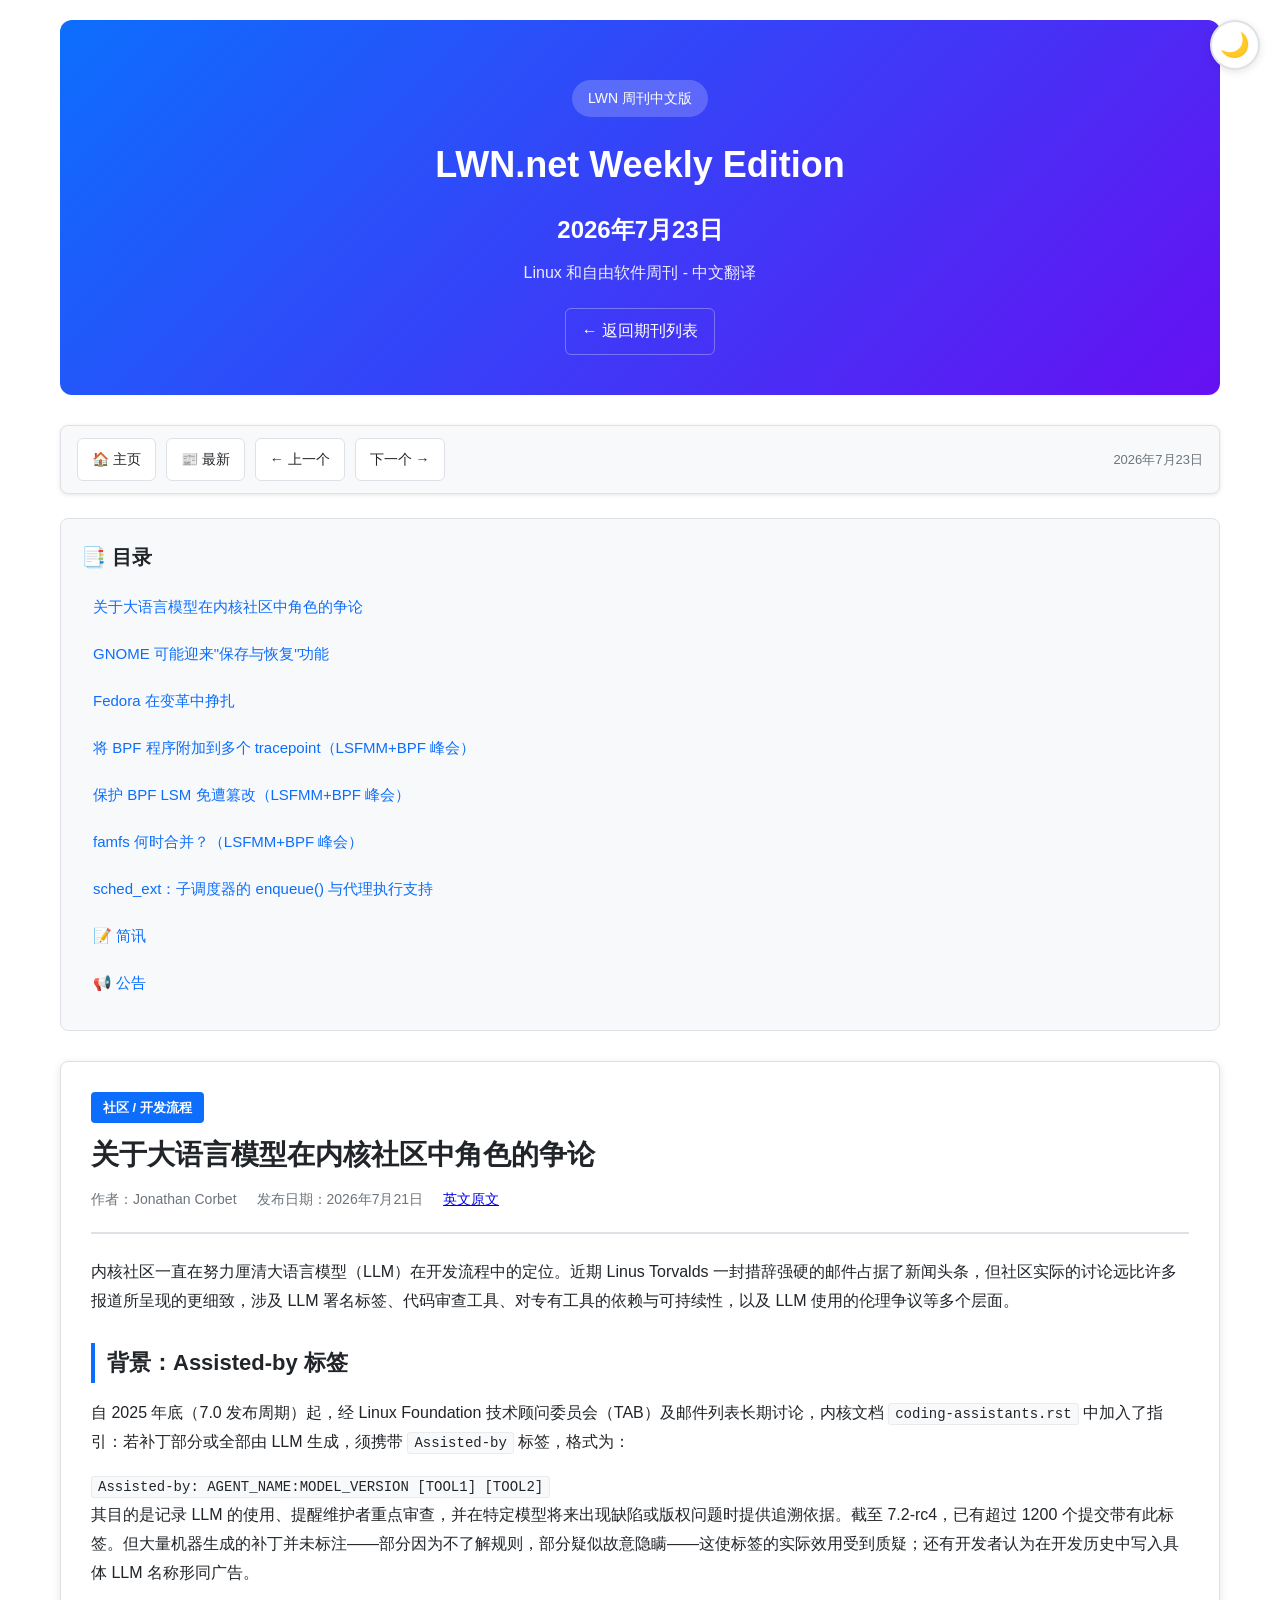
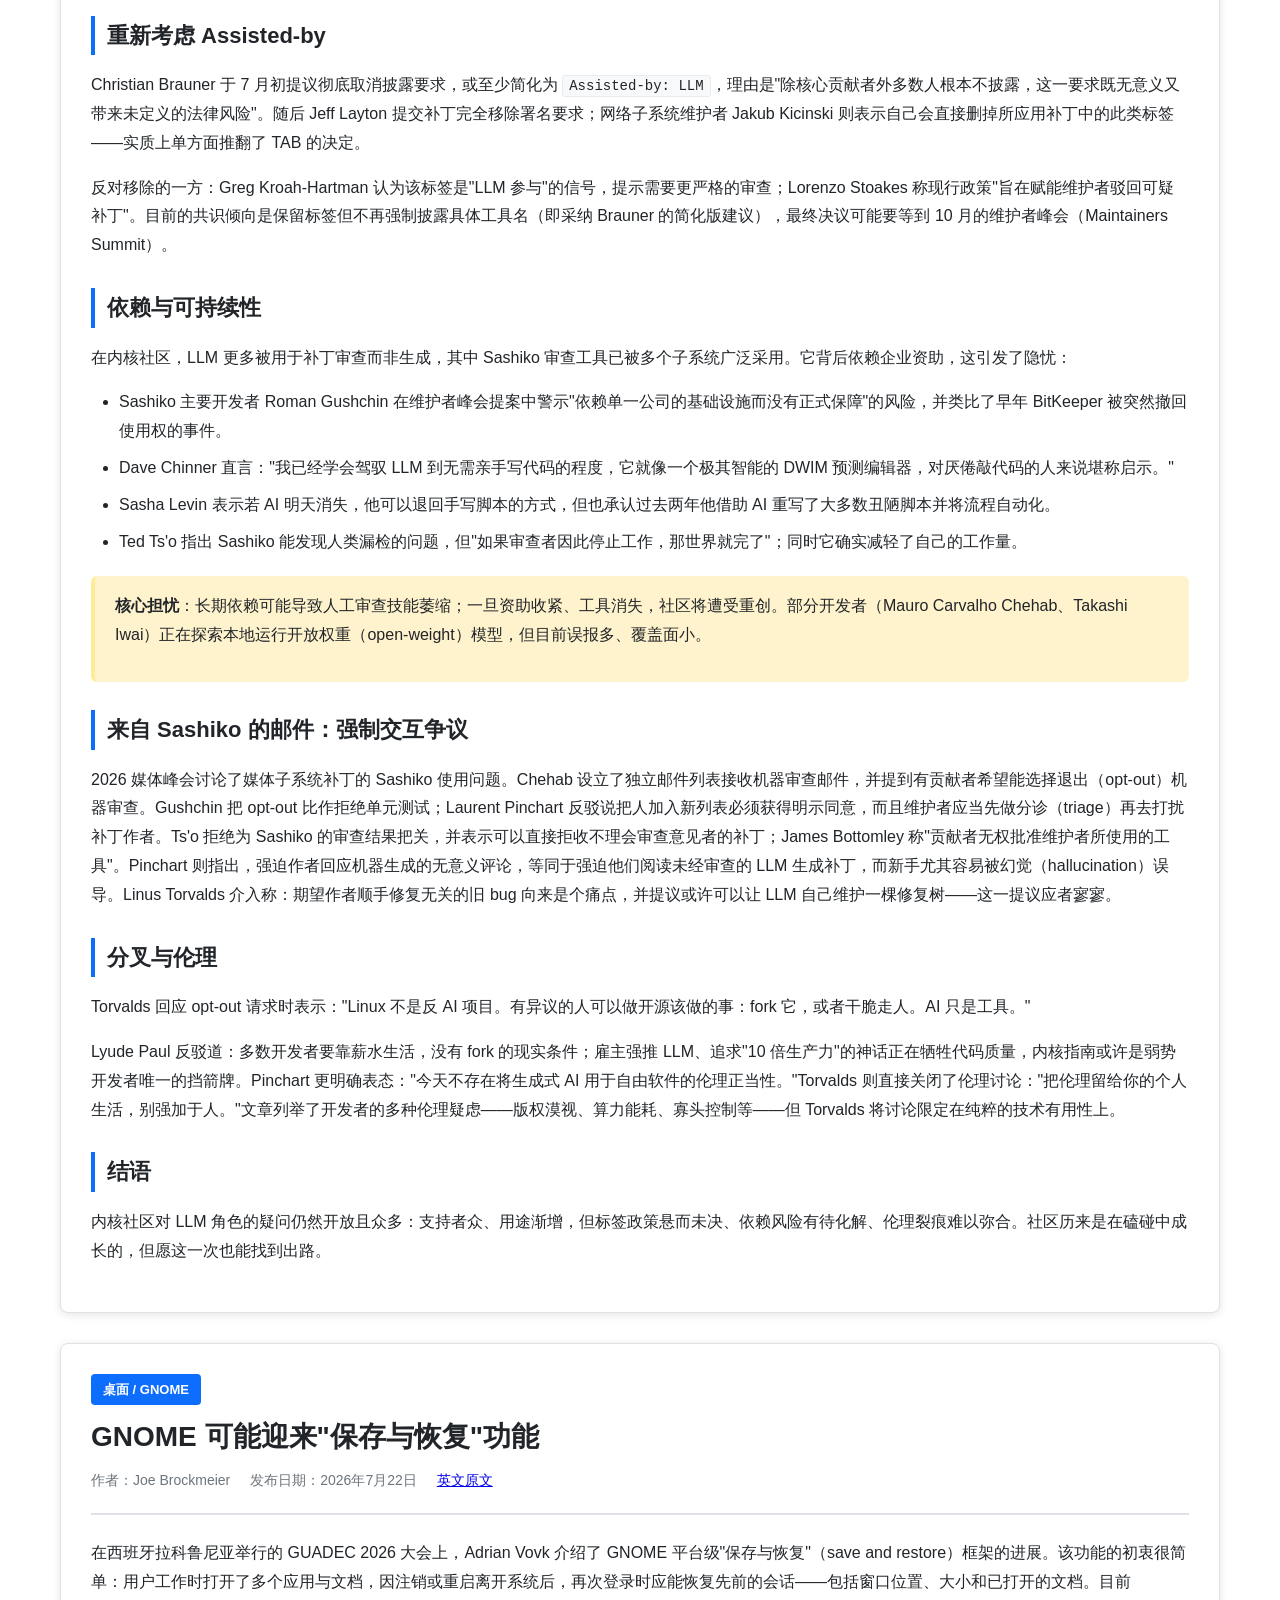
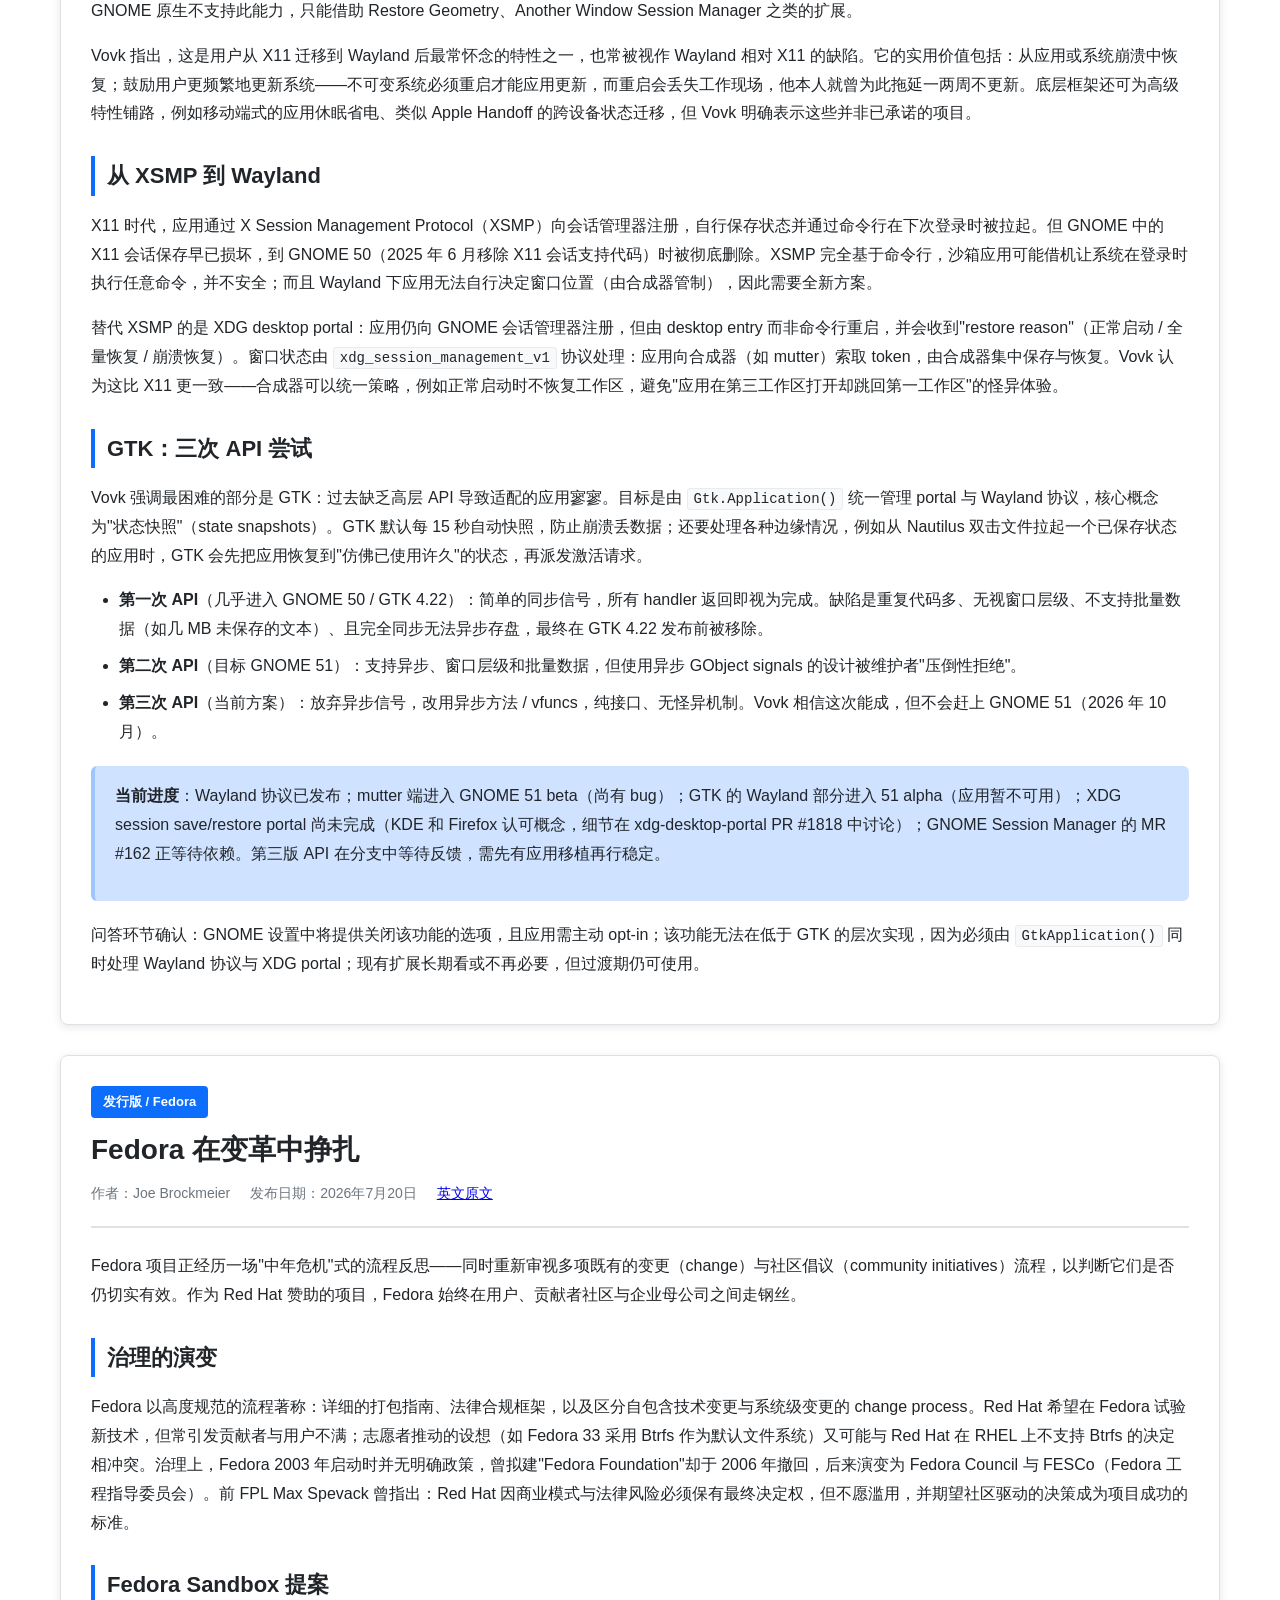
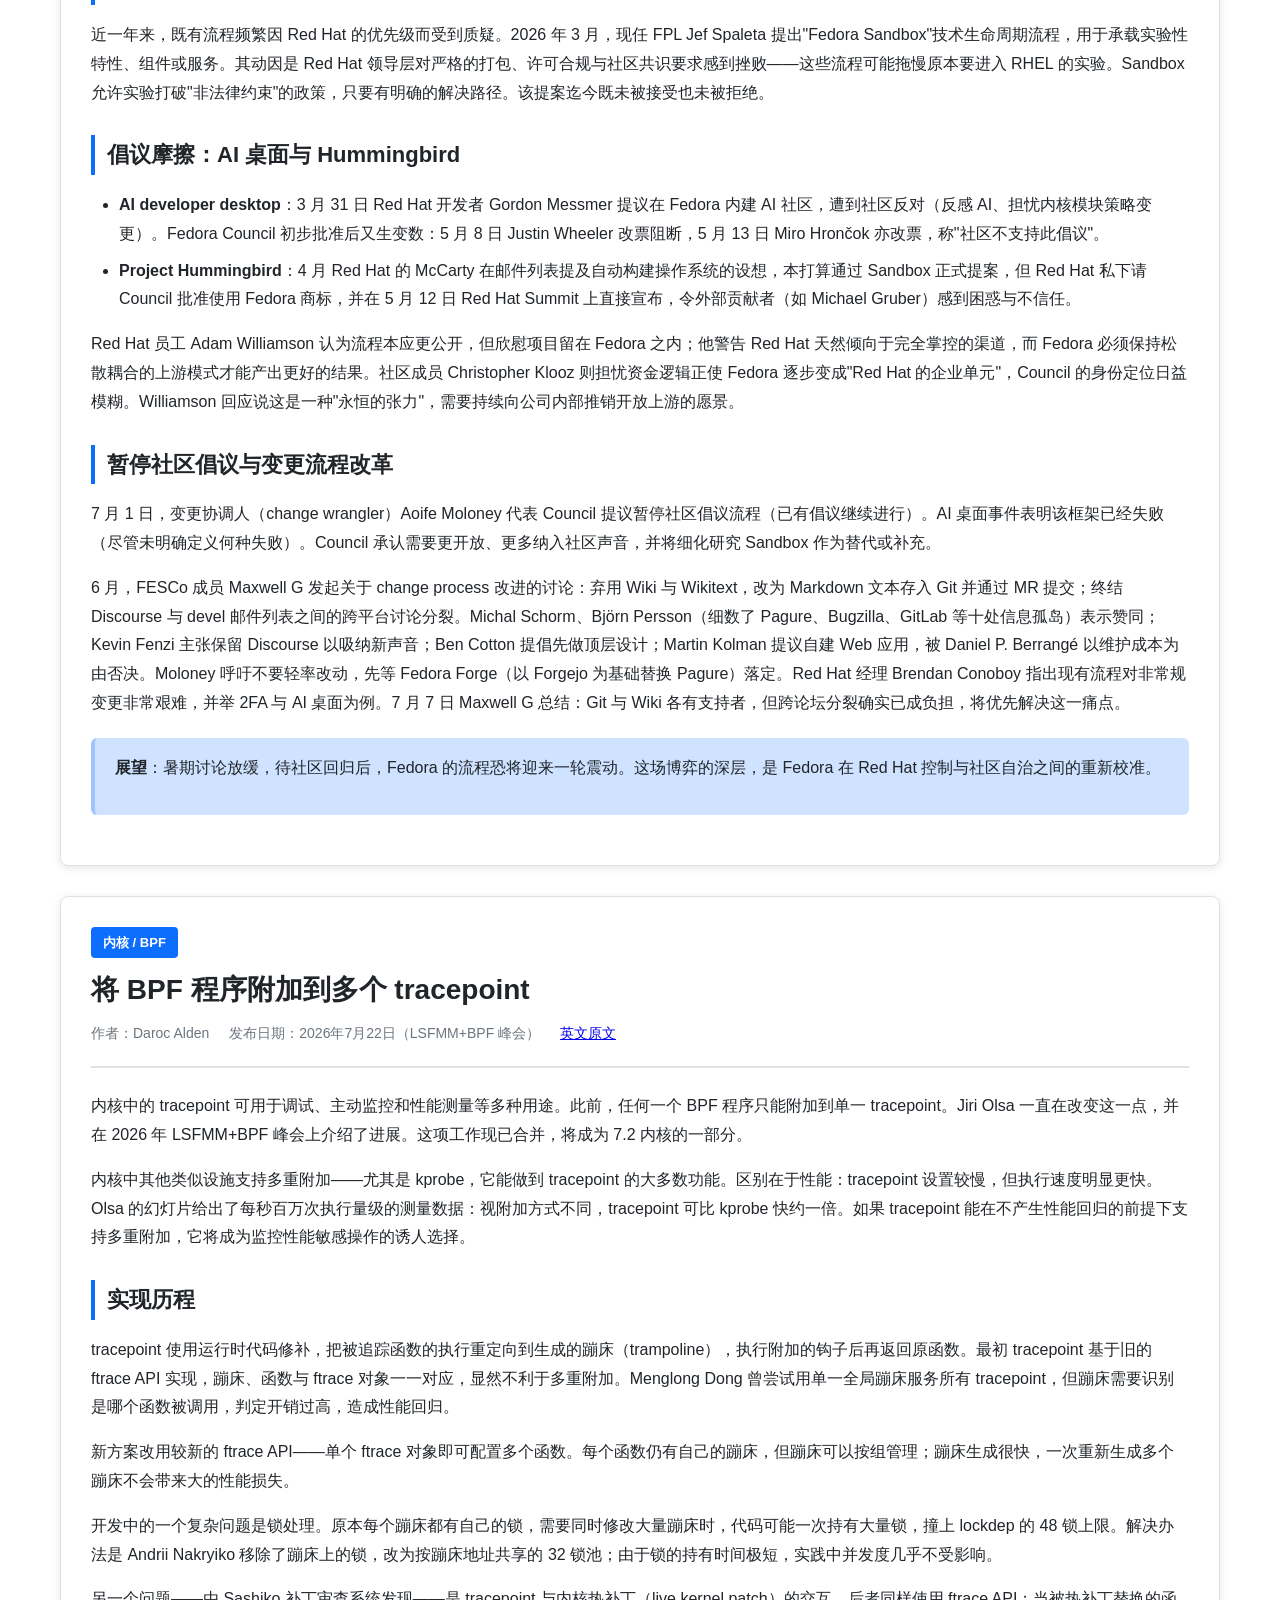
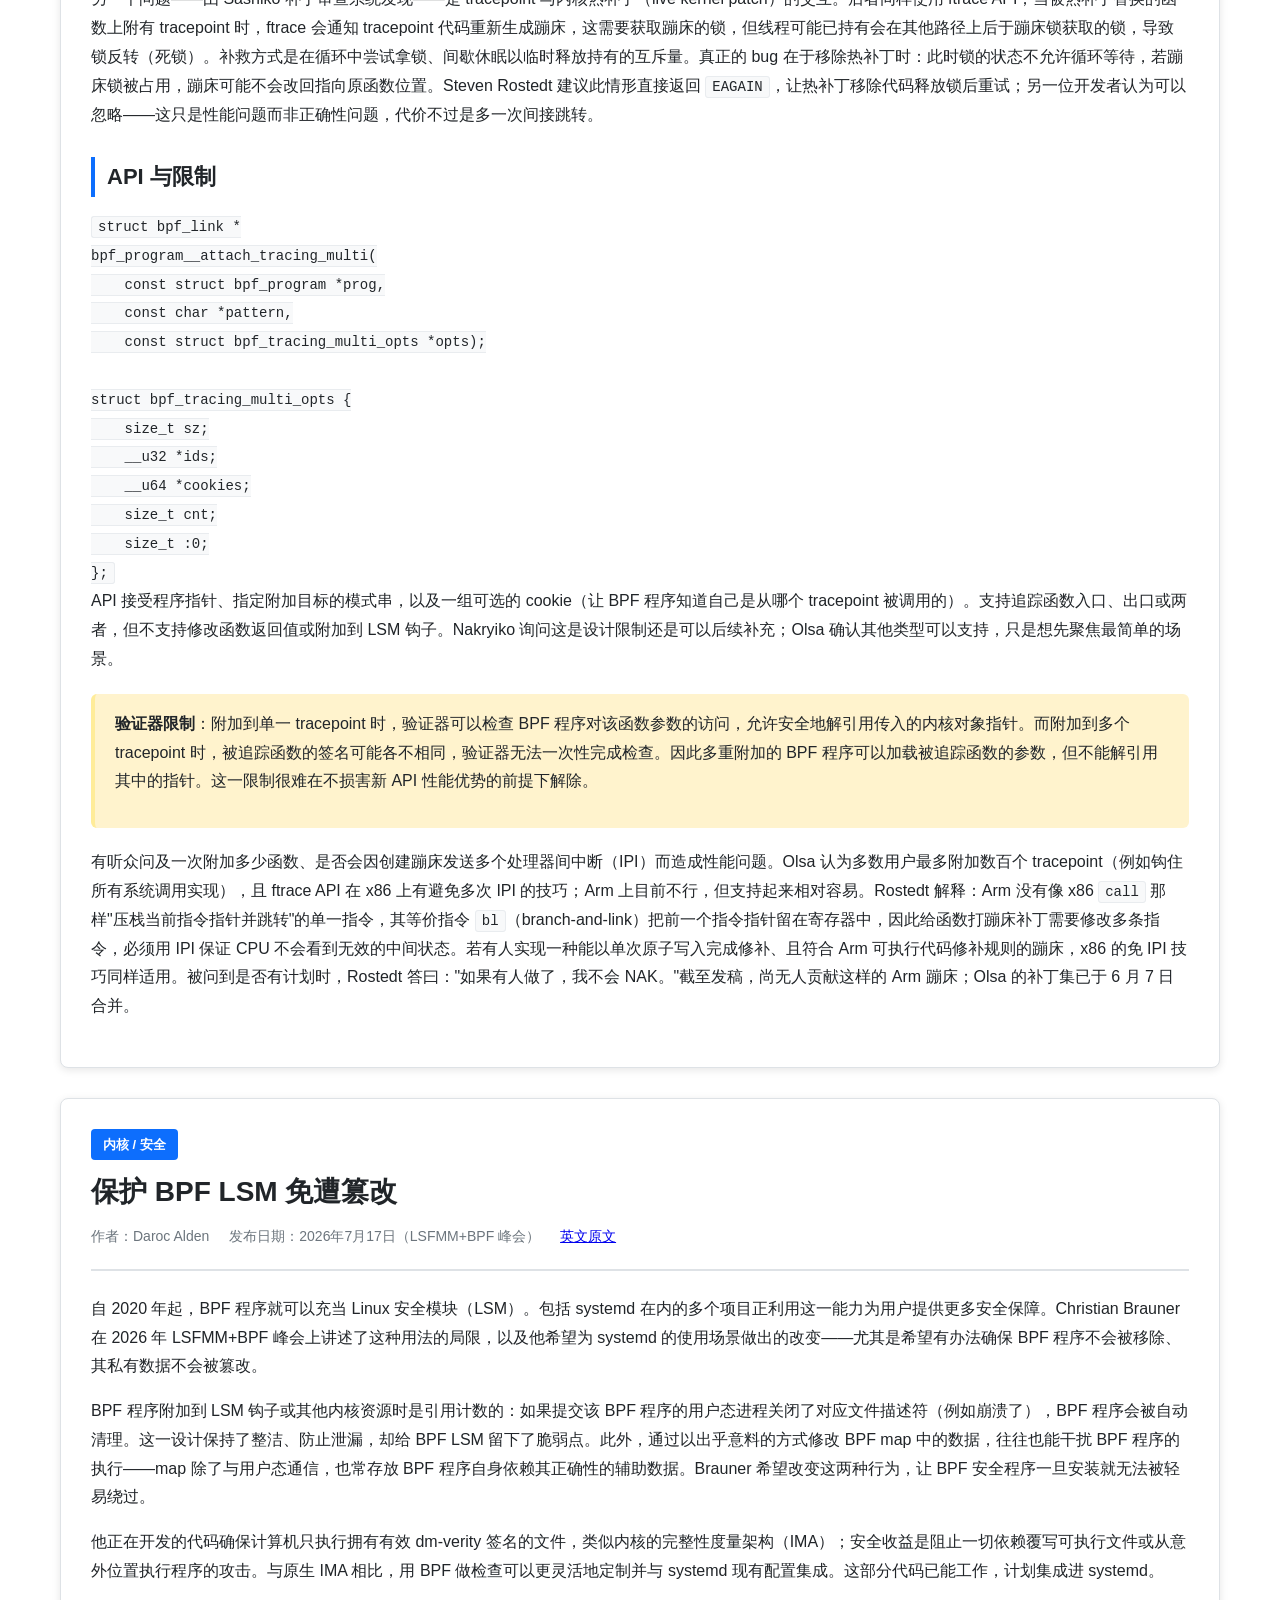
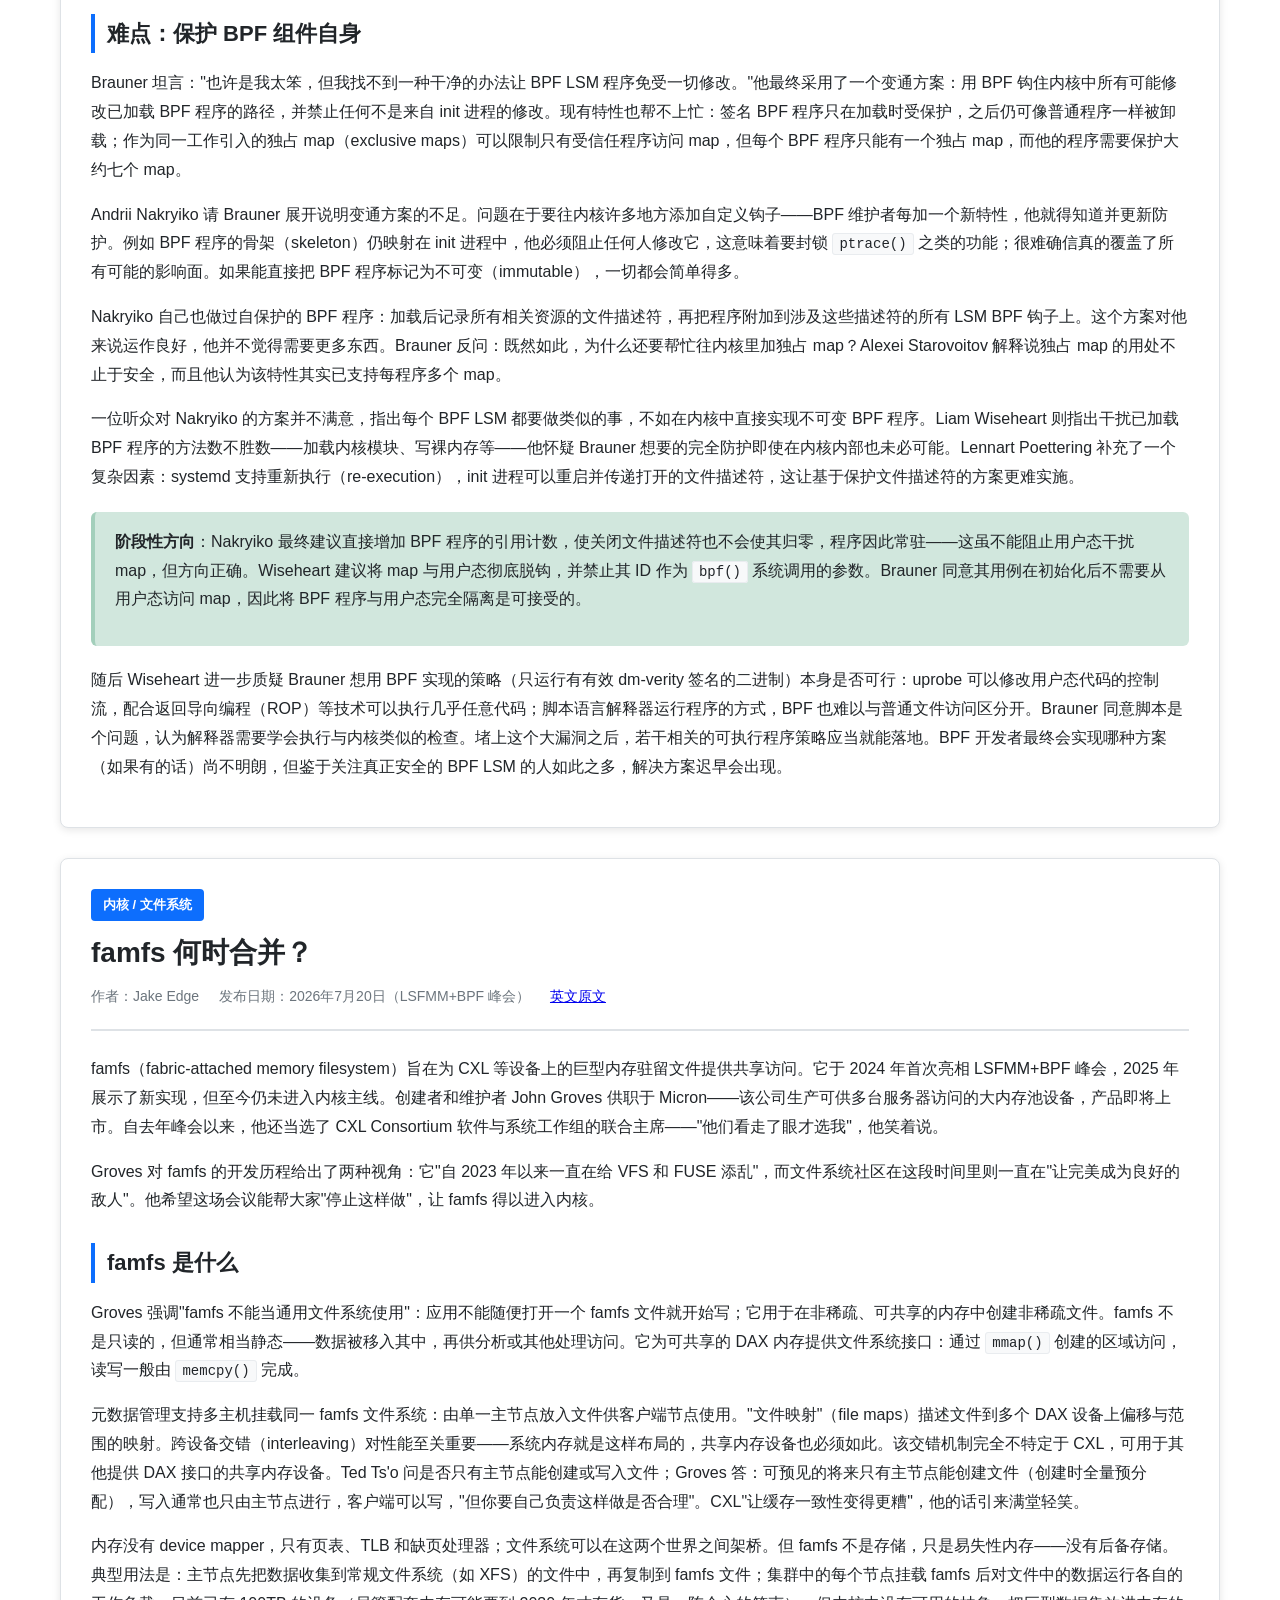
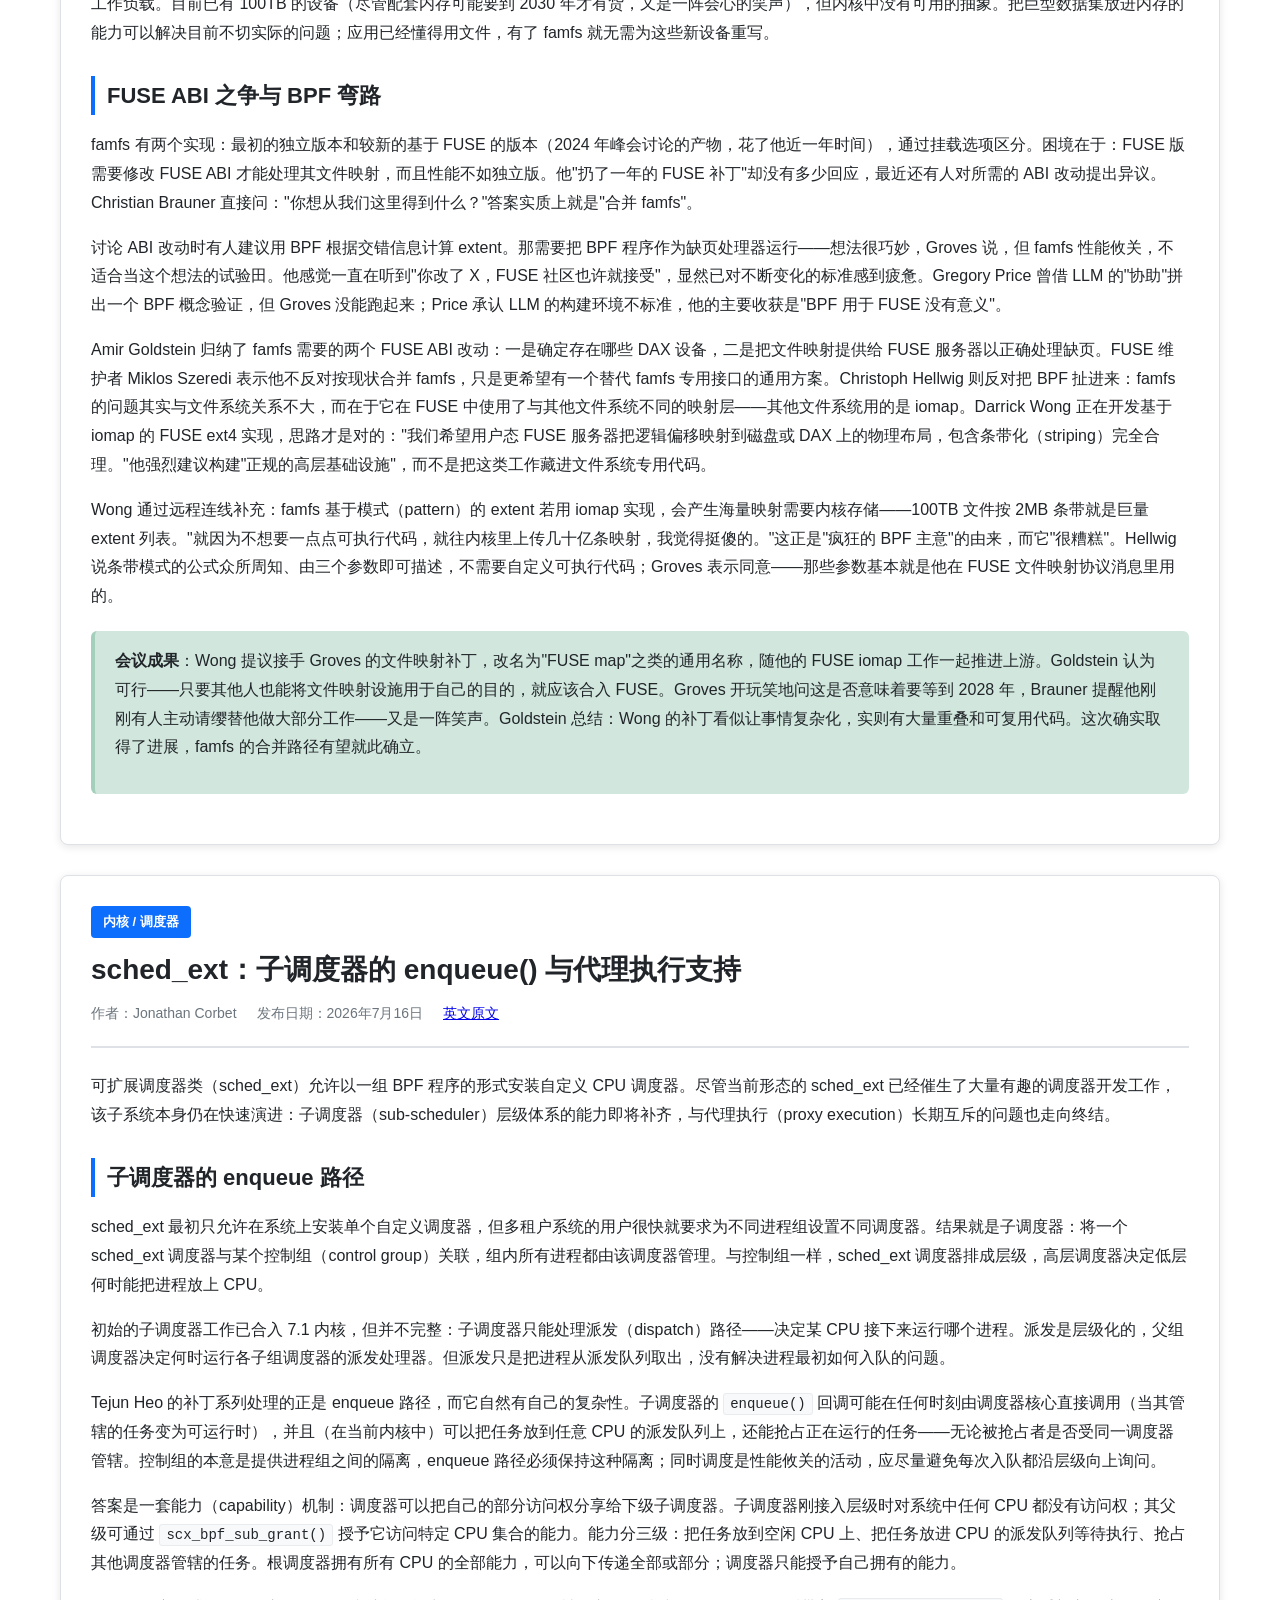
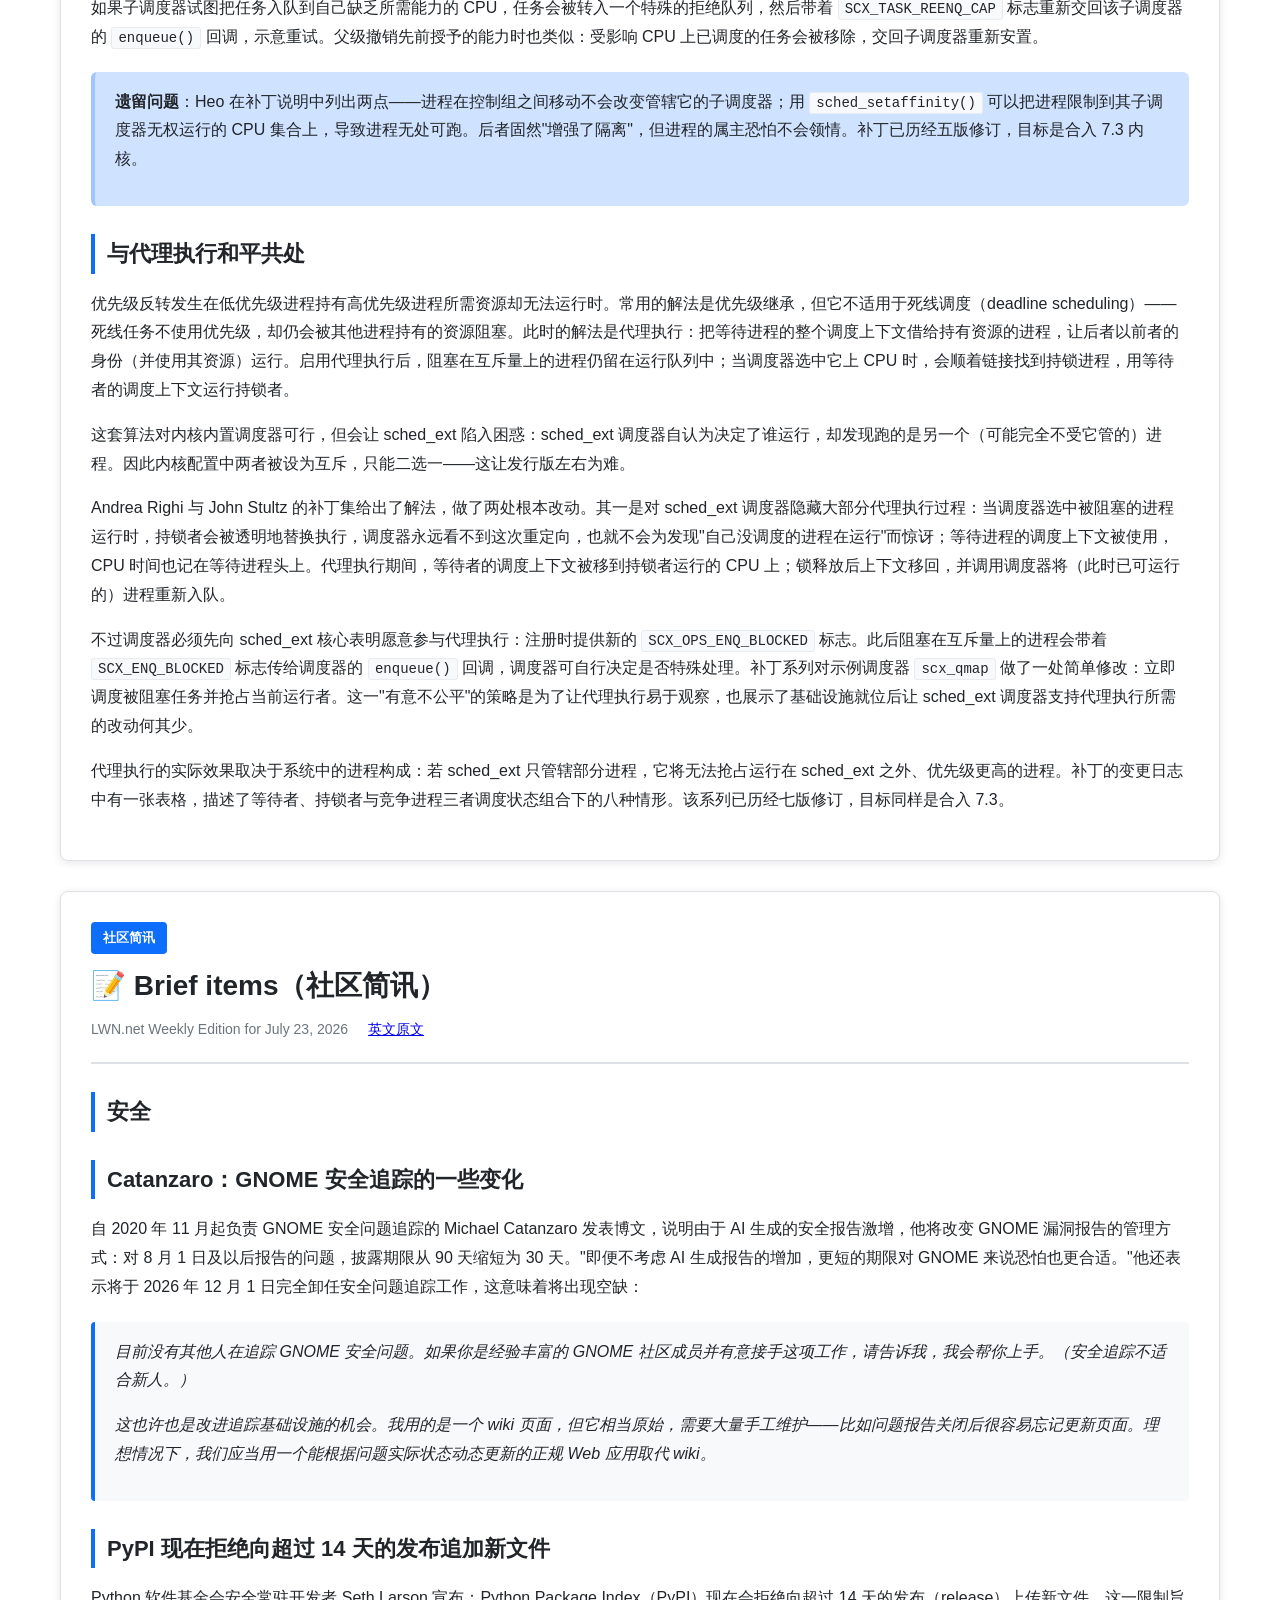
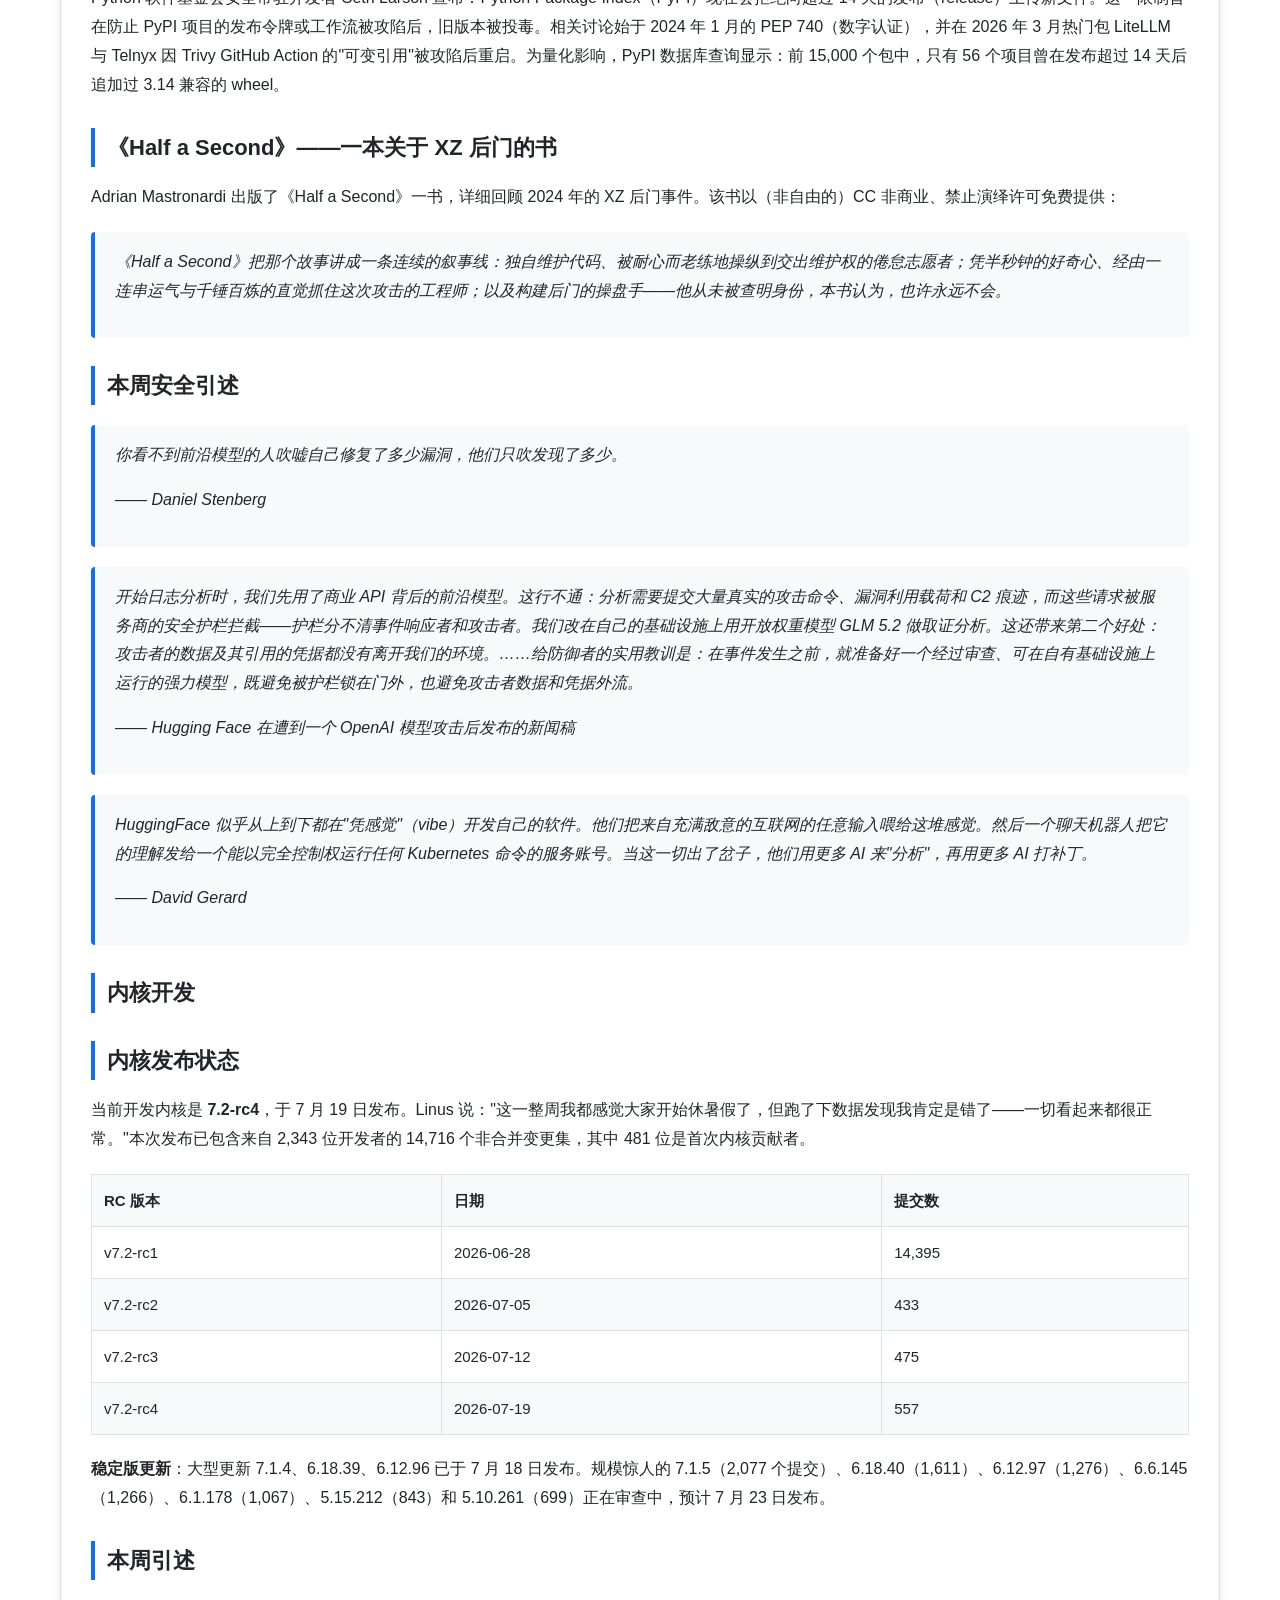
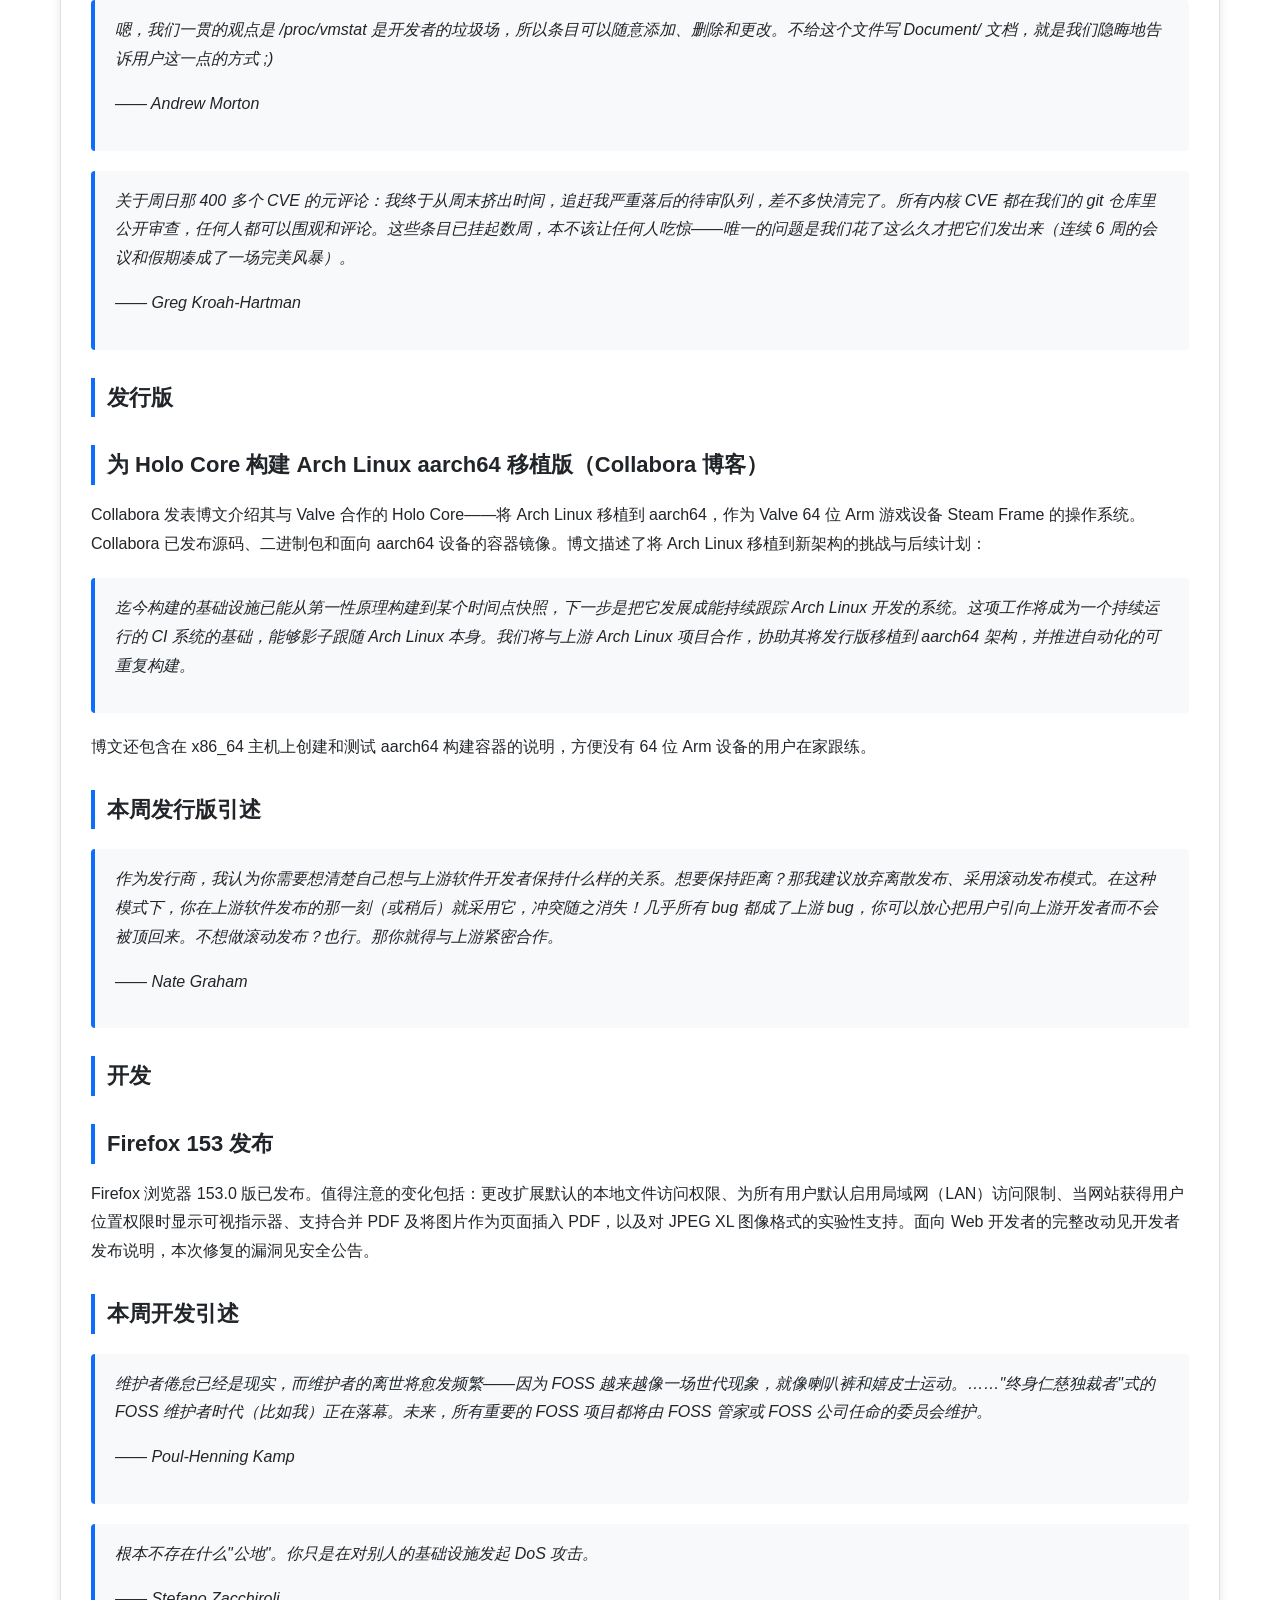
<file: 2026-07-23.html>
<!DOCTYPE html>
<html lang="zh-CN">
<head>
    <meta charset="UTF-8">
    <meta name="viewport" content="width=device-width, initial-scale=1.0">
    <title>LWN 周刊 - 2026年7月23日</title>
    <link rel="stylesheet" href="style.css">
    <link rel="icon" href="data:image/svg+xml,<svg xmlns='http://www.w3.org/2000/svg' viewBox='0 0 100 100'><text y='.9em' font-size='90'>📰</text></svg>">
</head>
<body>
    <button class="theme-toggle" id="themeToggle" aria-label="切换主题">
        <span class="theme-icon">🌙</span>
    </button>

    <div class="container">
        <header class="header">
            <div class="header-badge">LWN 周刊中文版</div>
            <h1>LWN.net Weekly Edition</h1>
            <p class="edition-date">2026年7月23日</p>
            <p class="edition-desc">Linux 和自由软件周刊 - 中文翻译</p>
            <a href="index.html" class="back-link">← 返回期刊列表</a>
        </header>

        <!-- 期刊导航 NAV-START -->
        <nav class="nav-bar" aria-label="期刊导航">
            <a class="nav-btn" href="index.html">🏠 主页</a>
            <a class="nav-btn" href="2026-08-27.html">📰 最新</a>
            <a class="nav-btn" href="2026-07-16.html">← 上一个</a>
            <a class="nav-btn" href="2026-07-30.html">下一个 →</a>
            <span class="nav-current-label">2026年7月23日</span>
        </nav>
        <!-- 期刊导航 NAV-END -->

        <main class="content">
            <!-- 目录 -->
            <div class="toc">
                <h2>📑 目录</h2>
                <ul>
                    <li><a href="#article1">关于大语言模型在内核社区中角色的争论</a></li>
                    <li><a href="#article2">GNOME 可能迎来"保存与恢复"功能</a></li>
                    <li><a href="#article3">Fedora 在变革中挣扎</a></li>
                    <li><a href="#article4">将 BPF 程序附加到多个 tracepoint（LSFMM+BPF 峰会）</a></li>
                    <li><a href="#article5">保护 BPF LSM 免遭篡改（LSFMM+BPF 峰会）</a></li>
                    <li><a href="#article6">famfs 何时合并？（LSFMM+BPF 峰会）</a></li>
                    <li><a href="#article7">sched_ext：子调度器的 enqueue() 与代理执行支持</a></li>
                    <li><a href="#briefs">📝 简讯</a></li>
                    <li><a href="#announcements">📢 公告</a></li>
                </ul>
            </div>

            <!-- 文章 1 -->
            <div class="article" id="article1">
                <div class="article-header">
                    <span class="article-category">社区 / 开发流程</span>
                    <h2>关于大语言模型在内核社区中角色的争论</h2>
                    <div class="article-meta">
                        <span>作者：Jonathan Corbet</span>
                        <span>发布日期：2026年7月21日</span>
                        <span><a href="https://lwn.net/Articles/1083275/" target="_blank">英文原文</a></span>
                    </div>
                </div>
                <div class="article-body">
                    <p>内核社区一直在努力厘清大语言模型（LLM）在开发流程中的定位。近期 Linus Torvalds 一封措辞强硬的邮件占据了新闻头条，但社区实际的讨论远比许多报道所呈现的更细致，涉及 LLM 署名标签、代码审查工具、对专有工具的依赖与可持续性，以及 LLM 使用的伦理争议等多个层面。</p>

                    <h3>背景：Assisted-by 标签</h3>
                    <p>自 2025 年底（7.0 发布周期）起，经 Linux Foundation 技术顾问委员会（TAB）及邮件列表长期讨论，内核文档 <code>coding-assistants.rst</code> 中加入了指引：若补丁部分或全部由 LLM 生成，须携带 <code>Assisted-by</code> 标签，格式为：</p>
                    <pre><code>Assisted-by: AGENT_NAME:MODEL_VERSION [TOOL1] [TOOL2]</code></pre>
                    <p>其目的是记录 LLM 的使用、提醒维护者重点审查，并在特定模型将来出现缺陷或版权问题时提供追溯依据。截至 7.2-rc4，已有超过 1200 个提交带有此标签。但大量机器生成的补丁并未标注——部分因为不了解规则，部分疑似故意隐瞒——这使标签的实际效用受到质疑；还有开发者认为在开发历史中写入具体 LLM 名称形同广告。</p>

                    <h3>重新考虑 Assisted-by</h3>
                    <p>Christian Brauner 于 7 月初提议彻底取消披露要求，或至少简化为 <code>Assisted-by: LLM</code>，理由是"除核心贡献者外多数人根本不披露，这一要求既无意义又带来未定义的法律风险"。随后 Jeff Layton 提交补丁完全移除署名要求；网络子系统维护者 Jakub Kicinski 则表示自己会直接删掉所应用补丁中的此类标签——实质上单方面推翻了 TAB 的决定。</p>
                    <p>反对移除的一方：Greg Kroah-Hartman 认为该标签是"LLM 参与"的信号，提示需要更严格的审查；Lorenzo Stoakes 称现行政策"旨在赋能维护者驳回可疑补丁"。目前的共识倾向是保留标签但不再强制披露具体工具名（即采纳 Brauner 的简化版建议），最终决议可能要等到 10 月的维护者峰会（Maintainers Summit）。</p>

                    <h3>依赖与可持续性</h3>
                    <p>在内核社区，LLM 更多被用于补丁审查而非生成，其中 Sashiko 审查工具已被多个子系统广泛采用。它背后依赖企业资助，这引发了隐忧：</p>
                    <ul>
                        <li>Sashiko 主要开发者 Roman Gushchin 在维护者峰会提案中警示"依赖单一公司的基础设施而没有正式保障"的风险，并类比了早年 BitKeeper 被突然撤回使用权的事件。</li>
                        <li>Dave Chinner 直言："我已经学会驾驭 LLM 到无需亲手写代码的程度，它就像一个极其智能的 DWIM 预测编辑器，对厌倦敲代码的人来说堪称启示。"</li>
                        <li>Sasha Levin 表示若 AI 明天消失，他可以退回手写脚本的方式，但也承认过去两年他借助 AI 重写了大多数丑陋脚本并将流程自动化。</li>
                        <li>Ted Ts'o 指出 Sashiko 能发现人类漏检的问题，但"如果审查者因此停止工作，那世界就完了"；同时它确实减轻了自己的工作量。</li>
                    </ul>
                    <div class="info-box warning">
                        <p><strong>核心担忧</strong>：长期依赖可能导致人工审查技能萎缩；一旦资助收紧、工具消失，社区将遭受重创。部分开发者（Mauro Carvalho Chehab、Takashi Iwai）正在探索本地运行开放权重（open-weight）模型，但目前误报多、覆盖面小。</p>
                    </div>

                    <h3>来自 Sashiko 的邮件：强制交互争议</h3>
                    <p>2026 媒体峰会讨论了媒体子系统补丁的 Sashiko 使用问题。Chehab 设立了独立邮件列表接收机器审查邮件，并提到有贡献者希望能选择退出（opt-out）机器审查。Gushchin 把 opt-out 比作拒绝单元测试；Laurent Pinchart 反驳说把人加入新列表必须获得明示同意，而且维护者应当先做分诊（triage）再去打扰补丁作者。Ts'o 拒绝为 Sashiko 的审查结果把关，并表示可以直接拒收不理会审查意见者的补丁；James Bottomley 称"贡献者无权批准维护者所使用的工具"。Pinchart 则指出，强迫作者回应机器生成的无意义评论，等同于强迫他们阅读未经审查的 LLM 生成补丁，而新手尤其容易被幻觉（hallucination）误导。Linus Torvalds 介入称：期望作者顺手修复无关的旧 bug 向来是个痛点，并提议或许可以让 LLM 自己维护一棵修复树——这一提议应者寥寥。</p>

                    <h3>分叉与伦理</h3>
                    <p>Torvalds 回应 opt-out 请求时表示："Linux 不是反 AI 项目。有异议的人可以做开源该做的事：fork 它，或者干脆走人。AI 只是工具。"</p>
                    <p>Lyude Paul 反驳道：多数开发者要靠薪水生活，没有 fork 的现实条件；雇主强推 LLM、追求"10 倍生产力"的神话正在牺牲代码质量，内核指南或许是弱势开发者唯一的挡箭牌。Pinchart 更明确表态："今天不存在将生成式 AI 用于自由软件的伦理正当性。"Torvalds 则直接关闭了伦理讨论："把伦理留给你的个人生活，别强加于人。"文章列举了开发者的多种伦理疑虑——版权漠视、算力能耗、寡头控制等——但 Torvalds 将讨论限定在纯粹的技术有用性上。</p>

                    <h3>结语</h3>
                    <p>内核社区对 LLM 角色的疑问仍然开放且众多：支持者众、用途渐增，但标签政策悬而未决、依赖风险有待化解、伦理裂痕难以弥合。社区历来是在磕碰中成长的，但愿这一次也能找到出路。</p>
                </div>
            </div>

            <!-- 文章 2 -->
            <div class="article" id="article2">
                <div class="article-header">
                    <span class="article-category">桌面 / GNOME</span>
                    <h2>GNOME 可能迎来"保存与恢复"功能</h2>
                    <div class="article-meta">
                        <span>作者：Joe Brockmeier</span>
                        <span>发布日期：2026年7月22日</span>
                        <span><a href="https://lwn.net/Articles/1083750/" target="_blank">英文原文</a></span>
                    </div>
                </div>
                <div class="article-body">
                    <p>在西班牙拉科鲁尼亚举行的 GUADEC 2026 大会上，Adrian Vovk 介绍了 GNOME 平台级"保存与恢复"（save and restore）框架的进展。该功能的初衷很简单：用户工作时打开了多个应用与文档，因注销或重启离开系统后，再次登录时应能恢复先前的会话——包括窗口位置、大小和已打开的文档。目前 GNOME 原生不支持此能力，只能借助 Restore Geometry、Another Window Session Manager 之类的扩展。</p>
                    <p>Vovk 指出，这是用户从 X11 迁移到 Wayland 后最常怀念的特性之一，也常被视作 Wayland 相对 X11 的缺陷。它的实用价值包括：从应用或系统崩溃中恢复；鼓励用户更频繁地更新系统——不可变系统必须重启才能应用更新，而重启会丢失工作现场，他本人就曾为此拖延一两周不更新。底层框架还可为高级特性铺路，例如移动端式的应用休眠省电、类似 Apple Handoff 的跨设备状态迁移，但 Vovk 明确表示这些并非已承诺的项目。</p>

                    <h3>从 XSMP 到 Wayland</h3>
                    <p>X11 时代，应用通过 X Session Management Protocol（XSMP）向会话管理器注册，自行保存状态并通过命令行在下次登录时被拉起。但 GNOME 中的 X11 会话保存早已损坏，到 GNOME 50（2025 年 6 月移除 X11 会话支持代码）时被彻底删除。XSMP 完全基于命令行，沙箱应用可能借机让系统在登录时执行任意命令，并不安全；而且 Wayland 下应用无法自行决定窗口位置（由合成器管制），因此需要全新方案。</p>
                    <p>替代 XSMP 的是 XDG desktop portal：应用仍向 GNOME 会话管理器注册，但由 desktop entry 而非命令行重启，并会收到"restore reason"（正常启动 / 全量恢复 / 崩溃恢复）。窗口状态由 <code>xdg_session_management_v1</code> 协议处理：应用向合成器（如 mutter）索取 token，由合成器集中保存与恢复。Vovk 认为这比 X11 更一致——合成器可以统一策略，例如正常启动时不恢复工作区，避免"应用在第三工作区打开却跳回第一工作区"的怪异体验。</p>

                    <h3>GTK：三次 API 尝试</h3>
                    <p>Vovk 强调最困难的部分是 GTK：过去缺乏高层 API 导致适配的应用寥寥。目标是由 <code>Gtk.Application()</code> 统一管理 portal 与 Wayland 协议，核心概念为"状态快照"（state snapshots）。GTK 默认每 15 秒自动快照，防止崩溃丢数据；还要处理各种边缘情况，例如从 Nautilus 双击文件拉起一个已保存状态的应用时，GTK 会先把应用恢复到"仿佛已使用许久"的状态，再派发激活请求。</p>
                    <ul>
                        <li><strong>第一次 API</strong>（几乎进入 GNOME 50 / GTK 4.22）：简单的同步信号，所有 handler 返回即视为完成。缺陷是重复代码多、无视窗口层级、不支持批量数据（如几 MB 未保存的文本）、且完全同步无法异步存盘，最终在 GTK 4.22 发布前被移除。</li>
                        <li><strong>第二次 API</strong>（目标 GNOME 51）：支持异步、窗口层级和批量数据，但使用异步 GObject signals 的设计被维护者"压倒性拒绝"。</li>
                        <li><strong>第三次 API</strong>（当前方案）：放弃异步信号，改用异步方法 / vfuncs，纯接口、无怪异机制。Vovk 相信这次能成，但不会赶上 GNOME 51（2026 年 10 月）。</li>
                    </ul>
                    <div class="info-box note">
                        <p><strong>当前进度</strong>：Wayland 协议已发布；mutter 端进入 GNOME 51 beta（尚有 bug）；GTK 的 Wayland 部分进入 51 alpha（应用暂不可用）；XDG session save/restore portal 尚未完成（KDE 和 Firefox 认可概念，细节在 xdg-desktop-portal PR #1818 中讨论）；GNOME Session Manager 的 MR #162 正等待依赖。第三版 API 在分支中等待反馈，需先有应用移植再行稳定。</p>
                    </div>
                    <p>问答环节确认：GNOME 设置中将提供关闭该功能的选项，且应用需主动 opt-in；该功能无法在低于 GTK 的层次实现，因为必须由 <code>GtkApplication()</code> 同时处理 Wayland 协议与 XDG portal；现有扩展长期看或不再必要，但过渡期仍可使用。</p>
                </div>
            </div>

            <!-- 文章 3 -->
            <div class="article" id="article3">
                <div class="article-header">
                    <span class="article-category">发行版 / Fedora</span>
                    <h2>Fedora 在变革中挣扎</h2>
                    <div class="article-meta">
                        <span>作者：Joe Brockmeier</span>
                        <span>发布日期：2026年7月20日</span>
                        <span><a href="https://lwn.net/Articles/1081557/" target="_blank">英文原文</a></span>
                    </div>
                </div>
                <div class="article-body">
                    <p>Fedora 项目正经历一场"中年危机"式的流程反思——同时重新审视多项既有的变更（change）与社区倡议（community initiatives）流程，以判断它们是否仍切实有效。作为 Red Hat 赞助的项目，Fedora 始终在用户、贡献者社区与企业母公司之间走钢丝。</p>

                    <h3>治理的演变</h3>
                    <p>Fedora 以高度规范的流程著称：详细的打包指南、法律合规框架，以及区分自包含技术变更与系统级变更的 change process。Red Hat 希望在 Fedora 试验新技术，但常引发贡献者与用户不满；志愿者推动的设想（如 Fedora 33 采用 Btrfs 作为默认文件系统）又可能与 Red Hat 在 RHEL 上不支持 Btrfs 的决定相冲突。治理上，Fedora 2003 年启动时并无明确政策，曾拟建"Fedora Foundation"却于 2006 年撤回，后来演变为 Fedora Council 与 FESCo（Fedora 工程指导委员会）。前 FPL Max Spevack 曾指出：Red Hat 因商业模式与法律风险必须保有最终决定权，但不愿滥用，并期望社区驱动的决策成为项目成功的标准。</p>

                    <h3>Fedora Sandbox 提案</h3>
                    <p>近一年来，既有流程频繁因 Red Hat 的优先级而受到质疑。2026 年 3 月，现任 FPL Jef Spaleta 提出"Fedora Sandbox"技术生命周期流程，用于承载实验性特性、组件或服务。其动因是 Red Hat 领导层对严格的打包、许可合规与社区共识要求感到挫败——这些流程可能拖慢原本要进入 RHEL 的实验。Sandbox 允许实验打破"非法律约束"的政策，只要有明确的解决路径。该提案迄今既未被接受也未被拒绝。</p>

                    <h3>倡议摩擦：AI 桌面与 Hummingbird</h3>
                    <ul>
                        <li><strong>AI developer desktop</strong>：3 月 31 日 Red Hat 开发者 Gordon Messmer 提议在 Fedora 内建 AI 社区，遭到社区反对（反感 AI、担忧内核模块策略变更）。Fedora Council 初步批准后又生变数：5 月 8 日 Justin Wheeler 改票阻断，5 月 13 日 Miro Hrončok 亦改票，称"社区不支持此倡议"。</li>
                        <li><strong>Project Hummingbird</strong>：4 月 Red Hat 的 McCarty 在邮件列表提及自动构建操作系统的设想，本打算通过 Sandbox 正式提案，但 Red Hat 私下请 Council 批准使用 Fedora 商标，并在 5 月 12 日 Red Hat Summit 上直接宣布，令外部贡献者（如 Michael Gruber）感到困惑与不信任。</li>
                    </ul>
                    <p>Red Hat 员工 Adam Williamson 认为流程本应更公开，但欣慰项目留在 Fedora 之内；他警告 Red Hat 天然倾向于完全掌控的渠道，而 Fedora 必须保持松散耦合的上游模式才能产出更好的结果。社区成员 Christopher Klooz 则担忧资金逻辑正使 Fedora 逐步变成"Red Hat 的企业单元"，Council 的身份定位日益模糊。Williamson 回应说这是一种"永恒的张力"，需要持续向公司内部推销开放上游的愿景。</p>

                    <h3>暂停社区倡议与变更流程改革</h3>
                    <p>7 月 1 日，变更协调人（change wrangler）Aoife Moloney 代表 Council 提议暂停社区倡议流程（已有倡议继续进行）。AI 桌面事件表明该框架已经失败（尽管未明确定义何种失败）。Council 承认需要更开放、更多纳入社区声音，并将细化研究 Sandbox 作为替代或补充。</p>
                    <p>6 月，FESCo 成员 Maxwell G 发起关于 change process 改进的讨论：弃用 Wiki 与 Wikitext，改为 Markdown 文本存入 Git 并通过 MR 提交；终结 Discourse 与 devel 邮件列表之间的跨平台讨论分裂。Michal Schorm、Björn Persson（细数了 Pagure、Bugzilla、GitLab 等十处信息孤岛）表示赞同；Kevin Fenzi 主张保留 Discourse 以吸纳新声音；Ben Cotton 提倡先做顶层设计；Martin Kolman 提议自建 Web 应用，被 Daniel P. Berrangé 以维护成本为由否决。Moloney 呼吁不要轻率改动，先等 Fedora Forge（以 Forgejo 为基础替换 Pagure）落定。Red Hat 经理 Brendan Conoboy 指出现有流程对非常规变更非常艰难，并举 2FA 与 AI 桌面为例。7 月 7 日 Maxwell G 总结：Git 与 Wiki 各有支持者，但跨论坛分裂确实已成负担，将优先解决这一痛点。</p>
                    <div class="info-box note">
                        <p><strong>展望</strong>：暑期讨论放缓，待社区回归后，Fedora 的流程恐将迎来一轮震动。这场博弈的深层，是 Fedora 在 Red Hat 控制与社区自治之间的重新校准。</p>
                    </div>
                </div>
            </div>

            <!-- 文章 4 -->
            <div class="article" id="article4">
                <div class="article-header">
                    <span class="article-category">内核 / BPF</span>
                    <h2>将 BPF 程序附加到多个 tracepoint</h2>
                    <div class="article-meta">
                        <span>作者：Daroc Alden</span>
                        <span>发布日期：2026年7月22日（LSFMM+BPF 峰会）</span>
                        <span><a href="https://lwn.net/Articles/1082948/" target="_blank">英文原文</a></span>
                    </div>
                </div>
                <div class="article-body">
                    <p>内核中的 tracepoint 可用于调试、主动监控和性能测量等多种用途。此前，任何一个 BPF 程序只能附加到单一 tracepoint。Jiri Olsa 一直在改变这一点，并在 2026 年 LSFMM+BPF 峰会上介绍了进展。这项工作现已合并，将成为 7.2 内核的一部分。</p>
                    <p>内核中其他类似设施支持多重附加——尤其是 kprobe，它能做到 tracepoint 的大多数功能。区别在于性能：tracepoint 设置较慢，但执行速度明显更快。Olsa 的幻灯片给出了每秒百万次执行量级的测量数据：视附加方式不同，tracepoint 可比 kprobe 快约一倍。如果 tracepoint 能在不产生性能回归的前提下支持多重附加，它将成为监控性能敏感操作的诱人选择。</p>

                    <h3>实现历程</h3>
                    <p>tracepoint 使用运行时代码修补，把被追踪函数的执行重定向到生成的蹦床（trampoline），执行附加的钩子后再返回原函数。最初 tracepoint 基于旧的 ftrace API 实现，蹦床、函数与 ftrace 对象一一对应，显然不利于多重附加。Menglong Dong 曾尝试用单一全局蹦床服务所有 tracepoint，但蹦床需要识别是哪个函数被调用，判定开销过高，造成性能回归。</p>
                    <p>新方案改用较新的 ftrace API——单个 ftrace 对象即可配置多个函数。每个函数仍有自己的蹦床，但蹦床可以按组管理；蹦床生成很快，一次重新生成多个蹦床不会带来大的性能损失。</p>
                    <p>开发中的一个复杂问题是锁处理。原本每个蹦床都有自己的锁，需要同时修改大量蹦床时，代码可能一次持有大量锁，撞上 lockdep 的 48 锁上限。解决办法是 Andrii Nakryiko 移除了蹦床上的锁，改为按蹦床地址共享的 32 锁池；由于锁的持有时间极短，实践中并发度几乎不受影响。</p>
                    <p>另一个问题——由 Sashiko 补丁审查系统发现——是 tracepoint 与内核热补丁（live kernel patch）的交互。后者同样使用 ftrace API；当被热补丁替换的函数上附有 tracepoint 时，ftrace 会通知 tracepoint 代码重新生成蹦床，这需要获取蹦床的锁，但线程可能已持有会在其他路径上后于蹦床锁获取的锁，导致锁反转（死锁）。补救方式是在循环中尝试拿锁、间歇休眠以临时释放持有的互斥量。真正的 bug 在于移除热补丁时：此时锁的状态不允许循环等待，若蹦床锁被占用，蹦床可能不会改回指向原函数位置。Steven Rostedt 建议此情形直接返回 <code>EAGAIN</code>，让热补丁移除代码释放锁后重试；另一位开发者认为可以忽略——这只是性能问题而非正确性问题，代价不过是多一次间接跳转。</p>

                    <h3>API 与限制</h3>
                    <pre><code>struct bpf_link *
bpf_program__attach_tracing_multi(
    const struct bpf_program *prog,
    const char *pattern,
    const struct bpf_tracing_multi_opts *opts);

struct bpf_tracing_multi_opts {
    size_t sz;
    __u32 *ids;
    __u64 *cookies;
    size_t cnt;
    size_t :0;
};</code></pre>
                    <p>API 接受程序指针、指定附加目标的模式串，以及一组可选的 cookie（让 BPF 程序知道自己是从哪个 tracepoint 被调用的）。支持追踪函数入口、出口或两者，但不支持修改函数返回值或附加到 LSM 钩子。Nakryiko 询问这是设计限制还是可以后续补充；Olsa 确认其他类型可以支持，只是想先聚焦最简单的场景。</p>
                    <div class="info-box warning">
                        <p><strong>验证器限制</strong>：附加到单一 tracepoint 时，验证器可以检查 BPF 程序对该函数参数的访问，允许安全地解引用传入的内核对象指针。而附加到多个 tracepoint 时，被追踪函数的签名可能各不相同，验证器无法一次性完成检查。因此多重附加的 BPF 程序可以加载被追踪函数的参数，但不能解引用其中的指针。这一限制很难在不损害新 API 性能优势的前提下解除。</p>
                    </div>
                    <p>有听众问及一次附加多少函数、是否会因创建蹦床发送多个处理器间中断（IPI）而造成性能问题。Olsa 认为多数用户最多附加数百个 tracepoint（例如钩住所有系统调用实现），且 ftrace API 在 x86 上有避免多次 IPI 的技巧；Arm 上目前不行，但支持起来相对容易。Rostedt 解释：Arm 没有像 x86 <code>call</code> 那样"压栈当前指令指针并跳转"的单一指令，其等价指令 <code>bl</code>（branch-and-link）把前一个指令指针留在寄存器中，因此给函数打蹦床补丁需要修改多条指令，必须用 IPI 保证 CPU 不会看到无效的中间状态。若有人实现一种能以单次原子写入完成修补、且符合 Arm 可执行代码修补规则的蹦床，x86 的免 IPI 技巧同样适用。被问到是否有计划时，Rostedt 答曰："如果有人做了，我不会 NAK。"截至发稿，尚无人贡献这样的 Arm 蹦床；Olsa 的补丁集已于 6 月 7 日合并。</p>
                </div>
            </div>

            <!-- 文章 5 -->
            <div class="article" id="article5">
                <div class="article-header">
                    <span class="article-category">内核 / 安全</span>
                    <h2>保护 BPF LSM 免遭篡改</h2>
                    <div class="article-meta">
                        <span>作者：Daroc Alden</span>
                        <span>发布日期：2026年7月17日（LSFMM+BPF 峰会）</span>
                        <span><a href="https://lwn.net/Articles/1082111/" target="_blank">英文原文</a></span>
                    </div>
                </div>
                <div class="article-body">
                    <p>自 2020 年起，BPF 程序就可以充当 Linux 安全模块（LSM）。包括 systemd 在内的多个项目正利用这一能力为用户提供更多安全保障。Christian Brauner 在 2026 年 LSFMM+BPF 峰会上讲述了这种用法的局限，以及他希望为 systemd 的使用场景做出的改变——尤其是希望有办法确保 BPF 程序不会被移除、其私有数据不会被篡改。</p>
                    <p>BPF 程序附加到 LSM 钩子或其他内核资源时是引用计数的：如果提交该 BPF 程序的用户态进程关闭了对应文件描述符（例如崩溃了），BPF 程序会被自动清理。这一设计保持了整洁、防止泄漏，却给 BPF LSM 留下了脆弱点。此外，通过以出乎意料的方式修改 BPF map 中的数据，往往也能干扰 BPF 程序的执行——map 除了与用户态通信，也常存放 BPF 程序自身依赖其正确性的辅助数据。Brauner 希望改变这两种行为，让 BPF 安全程序一旦安装就无法被轻易绕过。</p>
                    <p>他正在开发的代码确保计算机只执行拥有有效 dm-verity 签名的文件，类似内核的完整性度量架构（IMA）；安全收益是阻止一切依赖覆写可执行文件或从意外位置执行程序的攻击。与原生 IMA 相比，用 BPF 做检查可以更灵活地定制并与 systemd 现有配置集成。这部分代码已能工作，计划集成进 systemd。</p>

                    <h3>难点：保护 BPF 组件自身</h3>
                    <p>Brauner 坦言："也许是我太笨，但我找不到一种干净的办法让 BPF LSM 程序免受一切修改。"他最终采用了一个变通方案：用 BPF 钩住内核中所有可能修改已加载 BPF 程序的路径，并禁止任何不是来自 init 进程的修改。现有特性也帮不上忙：签名 BPF 程序只在加载时受保护，之后仍可像普通程序一样被卸载；作为同一工作引入的独占 map（exclusive maps）可以限制只有受信任程序访问 map，但每个 BPF 程序只能有一个独占 map，而他的程序需要保护大约七个 map。</p>
                    <p>Andrii Nakryiko 请 Brauner 展开说明变通方案的不足。问题在于要往内核许多地方添加自定义钩子——BPF 维护者每加一个新特性，他就得知道并更新防护。例如 BPF 程序的骨架（skeleton）仍映射在 init 进程中，他必须阻止任何人修改它，这意味着要封锁 <code>ptrace()</code> 之类的功能；很难确信真的覆盖了所有可能的影响面。如果能直接把 BPF 程序标记为不可变（immutable），一切都会简单得多。</p>
                    <p>Nakryiko 自己也做过自保护的 BPF 程序：加载后记录所有相关资源的文件描述符，再把程序附加到涉及这些描述符的所有 LSM BPF 钩子上。这个方案对他来说运作良好，他并不觉得需要更多东西。Brauner 反问：既然如此，为什么还要帮忙往内核里加独占 map？Alexei Starovoitov 解释说独占 map 的用处不止于安全，而且他认为该特性其实已支持每程序多个 map。</p>
                    <p>一位听众对 Nakryiko 的方案并不满意，指出每个 BPF LSM 都要做类似的事，不如在内核中直接实现不可变 BPF 程序。Liam Wiseheart 则指出干扰已加载 BPF 程序的方法数不胜数——加载内核模块、写裸内存等——他怀疑 Brauner 想要的完全防护即使在内核内部也未必可能。Lennart Poettering 补充了一个复杂因素：systemd 支持重新执行（re-execution），init 进程可以重启并传递打开的文件描述符，这让基于保护文件描述符的方案更难实施。</p>
                    <div class="info-box success">
                        <p><strong>阶段性方向</strong>：Nakryiko 最终建议直接增加 BPF 程序的引用计数，使关闭文件描述符也不会使其归零，程序因此常驻——这虽不能阻止用户态干扰 map，但方向正确。Wiseheart 建议将 map 与用户态彻底脱钩，并禁止其 ID 作为 <code>bpf()</code> 系统调用的参数。Brauner 同意其用例在初始化后不需要从用户态访问 map，因此将 BPF 程序与用户态完全隔离是可接受的。</p>
                    </div>
                    <p>随后 Wiseheart 进一步质疑 Brauner 想用 BPF 实现的策略（只运行有有效 dm-verity 签名的二进制）本身是否可行：uprobe 可以修改用户态代码的控制流，配合返回导向编程（ROP）等技术可以执行几乎任意代码；脚本语言解释器运行程序的方式，BPF 也难以与普通文件访问区分开。Brauner 同意脚本是个问题，认为解释器需要学会执行与内核类似的检查。堵上这个大漏洞之后，若干相关的可执行程序策略应当就能落地。BPF 开发者最终会实现哪种方案（如果有的话）尚不明朗，但鉴于关注真正安全的 BPF LSM 的人如此之多，解决方案迟早会出现。</p>
                </div>
            </div>

            <!-- 文章 6 -->
            <div class="article" id="article6">
                <div class="article-header">
                    <span class="article-category">内核 / 文件系统</span>
                    <h2>famfs 何时合并？</h2>
                    <div class="article-meta">
                        <span>作者：Jake Edge</span>
                        <span>发布日期：2026年7月20日（LSFMM+BPF 峰会）</span>
                        <span><a href="https://lwn.net/Articles/1082687/" target="_blank">英文原文</a></span>
                    </div>
                </div>
                <div class="article-body">
                    <p>famfs（fabric-attached memory filesystem）旨在为 CXL 等设备上的巨型内存驻留文件提供共享访问。它于 2024 年首次亮相 LSFMM+BPF 峰会，2025 年展示了新实现，但至今仍未进入内核主线。创建者和维护者 John Groves 供职于 Micron——该公司生产可供多台服务器访问的大内存池设备，产品即将上市。自去年峰会以来，他还当选了 CXL Consortium 软件与系统工作组的联合主席——"他们看走了眼才选我"，他笑着说。</p>
                    <p>Groves 对 famfs 的开发历程给出了两种视角：它"自 2023 年以来一直在给 VFS 和 FUSE 添乱"，而文件系统社区在这段时间里则一直在"让完美成为良好的敌人"。他希望这场会议能帮大家"停止这样做"，让 famfs 得以进入内核。</p>

                    <h3>famfs 是什么</h3>
                    <p>Groves 强调"famfs 不能当通用文件系统使用"：应用不能随便打开一个 famfs 文件就开始写；它用于在非稀疏、可共享的内存中创建非稀疏文件。famfs 不是只读的，但通常相当静态——数据被移入其中，再供分析或其他处理访问。它为可共享的 DAX 内存提供文件系统接口：通过 <code>mmap()</code> 创建的区域访问，读写一般由 <code>memcpy()</code> 完成。</p>
                    <p>元数据管理支持多主机挂载同一 famfs 文件系统：由单一主节点放入文件供客户端节点使用。"文件映射"（file maps）描述文件到多个 DAX 设备上偏移与范围的映射。跨设备交错（interleaving）对性能至关重要——系统内存就是这样布局的，共享内存设备也必须如此。该交错机制完全不特定于 CXL，可用于其他提供 DAX 接口的共享内存设备。Ted Ts'o 问是否只有主节点能创建或写入文件；Groves 答：可预见的将来只有主节点能创建文件（创建时全量预分配），写入通常也只由主节点进行，客户端可以写，"但你要自己负责这样做是否合理"。CXL"让缓存一致性变得更糟"，他的话引来满堂轻笑。</p>
                    <p>内存没有 device mapper，只有页表、TLB 和缺页处理器；文件系统可以在这两个世界之间架桥。但 famfs 不是存储，只是易失性内存——没有后备存储。典型用法是：主节点先把数据收集到常规文件系统（如 XFS）的文件中，再复制到 famfs 文件；集群中的每个节点挂载 famfs 后对文件中的数据运行各自的工作负载。目前已有 100TB 的设备（尽管配套内存可能要到 2030 年才有货，又是一阵会心的笑声），但内核中没有可用的抽象。把巨型数据集放进内存的能力可以解决目前不切实际的问题；应用已经懂得用文件，有了 famfs 就无需为这些新设备重写。</p>

                    <h3>FUSE ABI 之争与 BPF 弯路</h3>
                    <p>famfs 有两个实现：最初的独立版本和较新的基于 FUSE 的版本（2024 年峰会讨论的产物，花了他近一年时间），通过挂载选项区分。困境在于：FUSE 版需要修改 FUSE ABI 才能处理其文件映射，而且性能不如独立版。他"扔了一年的 FUSE 补丁"却没有多少回应，最近还有人对所需的 ABI 改动提出异议。Christian Brauner 直接问："你想从我们这里得到什么？"答案实质上就是"合并 famfs"。</p>
                    <p>讨论 ABI 改动时有人建议用 BPF 根据交错信息计算 extent。那需要把 BPF 程序作为缺页处理器运行——想法很巧妙，Groves 说，但 famfs 性能攸关，不适合当这个想法的试验田。他感觉一直在听到"你改了 X，FUSE 社区也许就接受"，显然已对不断变化的标准感到疲惫。Gregory Price 曾借 LLM 的"协助"拼出一个 BPF 概念验证，但 Groves 没能跑起来；Price 承认 LLM 的构建环境不标准，他的主要收获是"BPF 用于 FUSE 没有意义"。</p>
                    <p>Amir Goldstein 归纳了 famfs 需要的两个 FUSE ABI 改动：一是确定存在哪些 DAX 设备，二是把文件映射提供给 FUSE 服务器以正确处理缺页。FUSE 维护者 Miklos Szeredi 表示他不反对按现状合并 famfs，只是更希望有一个替代 famfs 专用接口的通用方案。Christoph Hellwig 则反对把 BPF 扯进来：famfs 的问题其实与文件系统关系不大，而在于它在 FUSE 中使用了与其他文件系统不同的映射层——其他文件系统用的是 iomap。Darrick Wong 正在开发基于 iomap 的 FUSE ext4 实现，思路才是对的："我们希望用户态 FUSE 服务器把逻辑偏移映射到磁盘或 DAX 上的物理布局，包含条带化（striping）完全合理。"他强烈建议构建"正规的高层基础设施"，而不是把这类工作藏进文件系统专用代码。</p>
                    <p>Wong 通过远程连线补充：famfs 基于模式（pattern）的 extent 若用 iomap 实现，会产生海量映射需要内核存储——100TB 文件按 2MB 条带就是巨量 extent 列表。"就因为不想要一点点可执行代码，就往内核里上传几十亿条映射，我觉得挺傻的。"这正是"疯狂的 BPF 主意"的由来，而它"很糟糕"。Hellwig 说条带模式的公式众所周知、由三个参数即可描述，不需要自定义可执行代码；Groves 表示同意——那些参数基本就是他在 FUSE 文件映射协议消息里用的。</p>
                    <div class="info-box success">
                        <p><strong>会议成果</strong>：Wong 提议接手 Groves 的文件映射补丁，改名为"FUSE map"之类的通用名称，随他的 FUSE iomap 工作一起推进上游。Goldstein 认为可行——只要其他人也能将文件映射设施用于自己的目的，就应该合入 FUSE。Groves 开玩笑地问这是否意味着要等到 2028 年，Brauner 提醒他刚刚有人主动请缨替他做大部分工作——又是一阵笑声。Goldstein 总结：Wong 的补丁看似让事情复杂化，实则有大量重叠和可复用代码。这次确实取得了进展，famfs 的合并路径有望就此确立。</p>
                    </div>
                </div>
            </div>

            <!-- 文章 7 -->
            <div class="article" id="article7">
                <div class="article-header">
                    <span class="article-category">内核 / 调度器</span>
                    <h2>sched_ext：子调度器的 enqueue() 与代理执行支持</h2>
                    <div class="article-meta">
                        <span>作者：Jonathan Corbet</span>
                        <span>发布日期：2026年7月16日</span>
                        <span><a href="https://lwn.net/Articles/1082717/" target="_blank">英文原文</a></span>
                    </div>
                </div>
                <div class="article-body">
                    <p>可扩展调度器类（sched_ext）允许以一组 BPF 程序的形式安装自定义 CPU 调度器。尽管当前形态的 sched_ext 已经催生了大量有趣的调度器开发工作，该子系统本身仍在快速演进：子调度器（sub-scheduler）层级体系的能力即将补齐，与代理执行（proxy execution）长期互斥的问题也走向终结。</p>

                    <h3>子调度器的 enqueue 路径</h3>
                    <p>sched_ext 最初只允许在系统上安装单个自定义调度器，但多租户系统的用户很快就要求为不同进程组设置不同调度器。结果就是子调度器：将一个 sched_ext 调度器与某个控制组（control group）关联，组内所有进程都由该调度器管理。与控制组一样，sched_ext 调度器排成层级，高层调度器决定低层何时能把进程放上 CPU。</p>
                    <p>初始的子调度器工作已合入 7.1 内核，但并不完整：子调度器只能处理派发（dispatch）路径——决定某 CPU 接下来运行哪个进程。派发是层级化的，父组调度器决定何时运行各子组调度器的派发处理器。但派发只是把进程从派发队列取出，没有解决进程最初如何入队的问题。</p>
                    <p>Tejun Heo 的补丁系列处理的正是 enqueue 路径，而它自然有自己的复杂性。子调度器的 <code>enqueue()</code> 回调可能在任何时刻由调度器核心直接调用（当其管辖的任务变为可运行时），并且（在当前内核中）可以把任务放到任意 CPU 的派发队列上，还能抢占正在运行的任务——无论被抢占者是否受同一调度器管辖。控制组的本意是提供进程组之间的隔离，enqueue 路径必须保持这种隔离；同时调度是性能攸关的活动，应尽量避免每次入队都沿层级向上询问。</p>
                    <p>答案是一套能力（capability）机制：调度器可以把自己的部分访问权分享给下级子调度器。子调度器刚接入层级时对系统中任何 CPU 都没有访问权；其父级可通过 <code>scx_bpf_sub_grant()</code> 授予它访问特定 CPU 集合的能力。能力分三级：把任务放到空闲 CPU 上、把任务放进 CPU 的派发队列等待执行、抢占其他调度器管辖的任务。根调度器拥有所有 CPU 的全部能力，可以向下传递全部或部分；调度器只能授予自己拥有的能力。</p>
                    <p>如果子调度器试图把任务入队到自己缺乏所需能力的 CPU，任务会被转入一个特殊的拒绝队列，然后带着 <code>SCX_TASK_REENQ_CAP</code> 标志重新交回该子调度器的 <code>enqueue()</code> 回调，示意重试。父级撤销先前授予的能力时也类似：受影响 CPU 上已调度的任务会被移除，交回子调度器重新安置。</p>
                    <div class="info-box note">
                        <p><strong>遗留问题</strong>：Heo 在补丁说明中列出两点——进程在控制组之间移动不会改变管辖它的子调度器；用 <code>sched_setaffinity()</code> 可以把进程限制到其子调度器无权运行的 CPU 集合上，导致进程无处可跑。后者固然"增强了隔离"，但进程的属主恐怕不会领情。补丁已历经五版修订，目标是合入 7.3 内核。</p>
                    </div>

                    <h3>与代理执行和平共处</h3>
                    <p>优先级反转发生在低优先级进程持有高优先级进程所需资源却无法运行时。常用的解法是优先级继承，但它不适用于死线调度（deadline scheduling）——死线任务不使用优先级，却仍会被其他进程持有的资源阻塞。此时的解法是代理执行：把等待进程的整个调度上下文借给持有资源的进程，让后者以前者的身份（并使用其资源）运行。启用代理执行后，阻塞在互斥量上的进程仍留在运行队列中；当调度器选中它上 CPU 时，会顺着链接找到持锁进程，用等待者的调度上下文运行持锁者。</p>
                    <p>这套算法对内核内置调度器可行，但会让 sched_ext 陷入困惑：sched_ext 调度器自认为决定了谁运行，却发现跑的是另一个（可能完全不受它管的）进程。因此内核配置中两者被设为互斥，只能二选一——这让发行版左右为难。</p>
                    <p>Andrea Righi 与 John Stultz 的补丁集给出了解法，做了两处根本改动。其一是对 sched_ext 调度器隐藏大部分代理执行过程：当调度器选中被阻塞的进程运行时，持锁者会被透明地替换执行，调度器永远看不到这次重定向，也就不会为发现"自己没调度的进程在运行"而惊讶；等待进程的调度上下文被使用，CPU 时间也记在等待进程头上。代理执行期间，等待者的调度上下文被移到持锁者运行的 CPU 上；锁释放后上下文移回，并调用调度器将（此时已可运行的）进程重新入队。</p>
                    <p>不过调度器必须先向 sched_ext 核心表明愿意参与代理执行：注册时提供新的 <code>SCX_OPS_ENQ_BLOCKED</code> 标志。此后阻塞在互斥量上的进程会带着 <code>SCX_ENQ_BLOCKED</code> 标志传给调度器的 <code>enqueue()</code> 回调，调度器可自行决定是否特殊处理。补丁系列对示例调度器 <code>scx_qmap</code> 做了一处简单修改：立即调度被阻塞任务并抢占当前运行者。这一"有意不公平"的策略是为了让代理执行易于观察，也展示了基础设施就位后让 sched_ext 调度器支持代理执行所需的改动何其少。</p>
                    <p>代理执行的实际效果取决于系统中的进程构成：若 sched_ext 只管辖部分进程，它将无法抢占运行在 sched_ext 之外、优先级更高的进程。补丁的变更日志中有一张表格，描述了等待者、持锁者与竞争进程三者调度状态组合下的八种情形。该系列已历经七版修订，目标同样是合入 7.3。</p>
                </div>
            </div>

            <!-- 简讯 -->
            <div class="article" id="briefs">
                <div class="article-header">
                    <span class="article-category">社区简讯</span>
                    <h2>📝 Brief items（社区简讯）</h2>
                    <div class="article-meta">
                        <span>LWN.net Weekly Edition for July 23, 2026</span>
                        <span><a href="https://lwn.net/Articles/1083125/" target="_blank">英文原文</a></span>
                    </div>
                </div>
                <div class="article-body">
                    <h3>安全</h3>
                    <h3>Catanzaro：GNOME 安全追踪的一些变化</h3>
                    <p>自 2020 年 11 月起负责 GNOME 安全问题追踪的 Michael Catanzaro 发表博文，说明由于 AI 生成的安全报告激增，他将改变 GNOME 漏洞报告的管理方式：对 8 月 1 日及以后报告的问题，披露期限从 90 天缩短为 30 天。"即便不考虑 AI 生成报告的增加，更短的期限对 GNOME 来说恐怕也更合适。"他还表示将于 2026 年 12 月 1 日完全卸任安全问题追踪工作，这意味着将出现空缺：</p>
                    <blockquote>
                        <p>目前没有其他人在追踪 GNOME 安全问题。如果你是经验丰富的 GNOME 社区成员并有意接手这项工作，请告诉我，我会帮你上手。（安全追踪不适合新人。）</p>
                        <p>这也许也是改进追踪基础设施的机会。我用的是一个 wiki 页面，但它相当原始，需要大量手工维护——比如问题报告关闭后很容易忘记更新页面。理想情况下，我们应当用一个能根据问题实际状态动态更新的正规 Web 应用取代 wiki。</p>
                    </blockquote>

                    <h3>PyPI 现在拒绝向超过 14 天的发布追加新文件</h3>
                    <p>Python 软件基金会安全常驻开发者 Seth Larson 宣布：Python Package Index（PyPI）现在会拒绝向超过 14 天的发布（release）上传新文件。这一限制旨在防止 PyPI 项目的发布令牌或工作流被攻陷后，旧版本被投毒。相关讨论始于 2024 年 1 月的 PEP 740（数字认证），并在 2026 年 3 月热门包 LiteLLM 与 Telnyx 因 Trivy GitHub Action 的"可变引用"被攻陷后重启。为量化影响，PyPI 数据库查询显示：前 15,000 个包中，只有 56 个项目曾在发布超过 14 天后追加过 3.14 兼容的 wheel。</p>

                    <h3>《Half a Second》——一本关于 XZ 后门的书</h3>
                    <p>Adrian Mastronardi 出版了《Half a Second》一书，详细回顾 2024 年的 XZ 后门事件。该书以（非自由的）CC 非商业、禁止演绎许可免费提供：</p>
                    <blockquote>
                        <p>《Half a Second》把那个故事讲成一条连续的叙事线：独自维护代码、被耐心而老练地操纵到交出维护权的倦怠志愿者；凭半秒钟的好奇心、经由一连串运气与千锤百炼的直觉抓住这次攻击的工程师；以及构建后门的操盘手——他从未被查明身份，本书认为，也许永远不会。</p>
                    </blockquote>

                    <h3>本周安全引述</h3>
                    <blockquote>
                        <p>你看不到前沿模型的人吹嘘自己修复了多少漏洞，他们只吹发现了多少。</p>
                        <p>—— Daniel Stenberg</p>
                    </blockquote>
                    <blockquote>
                        <p>开始日志分析时，我们先用了商业 API 背后的前沿模型。这行不通：分析需要提交大量真实的攻击命令、漏洞利用载荷和 C2 痕迹，而这些请求被服务商的安全护栏拦截——护栏分不清事件响应者和攻击者。我们改在自己的基础设施上用开放权重模型 GLM 5.2 做取证分析。这还带来第二个好处：攻击者的数据及其引用的凭据都没有离开我们的环境。……给防御者的实用教训是：在事件发生之前，就准备好一个经过审查、可在自有基础设施上运行的强力模型，既避免被护栏锁在门外，也避免攻击者数据和凭据外流。</p>
                        <p>—— Hugging Face 在遭到一个 OpenAI 模型攻击后发布的新闻稿</p>
                    </blockquote>
                    <blockquote>
                        <p>HuggingFace 似乎从上到下都在"凭感觉"（vibe）开发自己的软件。他们把来自充满敌意的互联网的任意输入喂给这堆感觉。然后一个聊天机器人把它的理解发给一个能以完全控制权运行任何 Kubernetes 命令的服务账号。当这一切出了岔子，他们用更多 AI 来"分析"，再用更多 AI 打补丁。</p>
                        <p>—— David Gerard</p>
                    </blockquote>

                    <h3>内核开发</h3>
                    <h3>内核发布状态</h3>
                    <p>当前开发内核是 <strong>7.2-rc4</strong>，于 7 月 19 日发布。Linus 说："这一整周我都感觉大家开始休暑假了，但跑了下数据发现我肯定是错了——一切看起来都很正常。"本次发布已包含来自 2,343 位开发者的 14,716 个非合并变更集，其中 481 位是首次内核贡献者。</p>
                    <table>
                        <thead>
                            <tr><th>RC 版本</th><th>日期</th><th>提交数</th></tr>
                        </thead>
                        <tbody>
                            <tr><td>v7.2-rc1</td><td>2026-06-28</td><td>14,395</td></tr>
                            <tr><td>v7.2-rc2</td><td>2026-07-05</td><td>433</td></tr>
                            <tr><td>v7.2-rc3</td><td>2026-07-12</td><td>475</td></tr>
                            <tr><td>v7.2-rc4</td><td>2026-07-19</td><td>557</td></tr>
                        </tbody>
                    </table>
                    <p><strong>稳定版更新</strong>：大型更新 7.1.4、6.18.39、6.12.96 已于 7 月 18 日发布。规模惊人的 7.1.5（2,077 个提交）、6.18.40（1,611）、6.12.97（1,276）、6.6.145（1,266）、6.1.178（1,067）、5.15.212（843）和 5.10.261（699）正在审查中，预计 7 月 23 日发布。</p>

                    <h3>本周引述</h3>
                    <blockquote>
                        <p>嗯，我们一贯的观点是 /proc/vmstat 是开发者的垃圾场，所以条目可以随意添加、删除和更改。不给这个文件写 Document/ 文档，就是我们隐晦地告诉用户这一点的方式 ;)</p>
                        <p>—— Andrew Morton</p>
                    </blockquote>
                    <blockquote>
                        <p>关于周日那 400 多个 CVE 的元评论：我终于从周末挤出时间，追赶我严重落后的待审队列，差不多快清完了。所有内核 CVE 都在我们的 git 仓库里公开审查，任何人都可以围观和评论。这些条目已挂起数周，本不该让任何人吃惊——唯一的问题是我们花了这么久才把它们发出来（连续 6 周的会议和假期凑成了一场完美风暴）。</p>
                        <p>—— Greg Kroah-Hartman</p>
                    </blockquote>

                    <h3>发行版</h3>
                    <h3>为 Holo Core 构建 Arch Linux aarch64 移植版（Collabora 博客）</h3>
                    <p>Collabora 发表博文介绍其与 Valve 合作的 Holo Core——将 Arch Linux 移植到 aarch64，作为 Valve 64 位 Arm 游戏设备 Steam Frame 的操作系统。Collabora 已发布源码、二进制包和面向 aarch64 设备的容器镜像。博文描述了将 Arch Linux 移植到新架构的挑战与后续计划：</p>
                    <blockquote>
                        <p>迄今构建的基础设施已能从第一性原理构建到某个时间点快照，下一步是把它发展成能持续跟踪 Arch Linux 开发的系统。这项工作将成为一个持续运行的 CI 系统的基础，能够影子跟随 Arch Linux 本身。我们将与上游 Arch Linux 项目合作，协助其将发行版移植到 aarch64 架构，并推进自动化的可重复构建。</p>
                    </blockquote>
                    <p>博文还包含在 x86_64 主机上创建和测试 aarch64 构建容器的说明，方便没有 64 位 Arm 设备的用户在家跟练。</p>

                    <h3>本周发行版引述</h3>
                    <blockquote>
                        <p>作为发行商，我认为你需要想清楚自己想与上游软件开发者保持什么样的关系。想要保持距离？那我建议放弃离散发布、采用滚动发布模式。在这种模式下，你在上游软件发布的那一刻（或稍后）就采用它，冲突随之消失！几乎所有 bug 都成了上游 bug，你可以放心把用户引向上游开发者而不会被顶回来。不想做滚动发布？也行。那你就得与上游紧密合作。</p>
                        <p>—— Nate Graham</p>
                    </blockquote>

                    <h3>开发</h3>
                    <h3>Firefox 153 发布</h3>
                    <p>Firefox 浏览器 153.0 版已发布。值得注意的变化包括：更改扩展默认的本地文件访问权限、为所有用户默认启用局域网（LAN）访问限制、当网站获得用户位置权限时显示可视指示器、支持合并 PDF 及将图片作为页面插入 PDF，以及对 JPEG XL 图像格式的实验性支持。面向 Web 开发者的完整改动见开发者发布说明，本次修复的漏洞见安全公告。</p>

                    <h3>本周开发引述</h3>
                    <blockquote>
                        <p>维护者倦怠已经是现实，而维护者的离世将愈发频繁——因为 FOSS 越来越像一场世代现象，就像喇叭裤和嬉皮士运动。……"终身仁慈独裁者"式的 FOSS 维护者时代（比如我）正在落幕。未来，所有重要的 FOSS 项目都将由 FOSS 管家或 FOSS 公司任命的委员会维护。</p>
                        <p>—— Poul-Henning Kamp</p>
                    </blockquote>
                    <blockquote>
                        <p>根本不存在什么"公地"。你只是在对别人的基础设施发起 DoS 攻击。</p>
                        <p>—— Stefano Zacchiroli</p>
                    </blockquote>
                </div>
            </div>

            <!-- 公告 -->
            <div class="article" id="announcements">
                <div class="article-header">
                    <span class="article-category">公告</span>
                    <h2>📢 Announcements（公告）</h2>
                    <div class="article-meta">
                        <span>LWN.net Weekly Edition for July 23, 2026</span>
                        <span><a href="https://lwn.net/Articles/1083126/" target="_blank">英文原文</a></span>
                    </div>
                </div>
                <div class="article-body">
                    <h3>新闻简报（Newsletters）</h3>
                    <p><strong>发行版与系统管理</strong>：DistroWatch Weekly（7 月 20 日）、This week in F-Droid（7 月 16 日）、openSUSE Tumbleweed Review of the Week（7 月 17 日）、Ubuntu Weekly News（7 月 13 日）。</p>
                    <p><strong>开发</strong>：Emacs News（7 月 20 日）、What's cooking in git.git（7 月 16 日、19 日、20 日三期）、This Week in GNOME（7 月 17 日）、GNU Tools Weekly News（7 月 19 日）、Golang Weekly（7 月 17 日）、Last Week in Kubernetes Development（7 月 16 日）、LLVM Weekly（7 月 20 日）、This Week in Matrix（7 月 17 日）、OCaml Weekly News（7 月 21 日）、Perl Weekly（7 月 20 日）、This Week in Plasma（7 月 18 日）、PyCoder's Weekly（7 月 21 日）、Python Core Dispatch（7 月 18 日）、This month in Radicle CI（7 月 22 日）、Ruby Weekly News（7 月 16 日）、This Week in Rust（7 月 15 日）、Wikimedia Tech News（7 月 20 日）。</p>
                    <p><strong>会议记录</strong>：Office Hours for the GNU Toolchain（7 月 16 日）、openSUSE Release Engineering minutes（7 月 16 日、22 日两期）。</p>

                    <h3>演讲征集（Calls for Presentations）</h3>
                    <table>
                        <thead>
                            <tr><th>截止日期</th><th>活动日期</th><th>活动名称</th><th>地点</th></tr>
                        </thead>
                        <tbody>
                            <tr><td>7 月 31 日</td><td>10 月 14–17 日</td><td>PyCon South Africa</td><td>开普敦，南非</td></tr>
                            <tr><td>7 月 31 日</td><td>10 月 1–2 日</td><td>embedded Linux for Safe and Secure Applications</td><td>哥廷根，德国</td></tr>
                            <tr><td>7 月 31 日</td><td>9 月 25–27 日</td><td>PostmarketOS and Alpine Linux Conference</td><td>亚琛，德国</td></tr>
                            <tr><td>8 月 1 日</td><td>9 月 28 日–10 月 1 日</td><td>Alpine Linux Persistence and Storage Summit</td><td>Lizumerhütte，蒂罗尔，奥地利</td></tr>
                            <tr><td>8 月 1 日</td><td>8 月 25–30 日</td><td>MiniDebConf and MiniDebCamp Winterthur 2026</td><td>温特图尔，瑞士</td></tr>
                            <tr><td>8 月 11 日</td><td>10 月 6 日</td><td>Yocto Project Developer Day 2026</td><td>布拉格，捷克</td></tr>
                            <tr><td>8 月 31 日</td><td>10 月 2–4 日</td><td>GNU Tools Cauldron</td><td>布拉格，捷克</td></tr>
                            <tr><td>8 月 31 日</td><td>10 月 3–4 日</td><td>Linux Days 2026</td><td>布拉格，捷克</td></tr>
                        </tbody>
                    </table>

                    <h3>即将举行的活动（Upcoming Events）</h3>
                    <table>
                        <thead>
                            <tr><th>日期</th><th>活动名称</th><th>地点</th></tr>
                        </thead>
                        <tbody>
                            <tr><td>7 月 20–25 日</td><td>DebConf 26</td><td>Santa Fe，阿根廷</td></tr>
                            <tr><td>8 月 6–9 日</td><td>FOSSY 2026</td><td>温哥华，加拿大</td></tr>
                            <tr><td>8 月 8–9 日</td><td>UbuCon Asia 2026 @ COSCUP</td><td>台北，中国台湾</td></tr>
                            <tr><td>8 月 11–12 日</td><td>Open Source Summit Korea</td><td>首尔，韩国</td></tr>
                            <tr><td>8 月 14–16 日</td><td>Hackers on Planet Earth</td><td>纽约，美国</td></tr>
                            <tr><td>8 月 25–30 日</td><td>MiniDebConf and MiniDebCamp Winterthur 2026</td><td>温特图尔，瑞士</td></tr>
                            <tr><td>8 月 30 日–9 月 5 日</td><td>FOSS4G Hiroshima 2026</td><td>广岛，日本</td></tr>
                            <tr><td>9 月 17–18 日</td><td>Git Merge</td><td>里斯本，葡萄牙</td></tr>
                            <tr><td>9 月 19–20 日</td><td>Nextcloud Community Conference 2026</td><td>柏林，德国</td></tr>
                        </tbody>
                    </table>

                    <h3>安全更新（Security updates）</h3>
                    <p>本期涵盖了 7 月 16 日至 7 月 22 日期间各发行版发布的大量安全公告，涉及 AlmaLinux、Debian（含 stable 与 LTS）、Fedora、Mageia、Oracle、Red Hat、Slackware、SUSE 以及 Ubuntu。受影响软件包包括：kernel（多个版本系列）、chromium、firefox、glib2、glibc、httpd、webkit2gtk3、libtiff、libxml2、libssh、nss、openssh、openssl、nginx、cups、dovecot、freerdp、gimp、hplip、imagemagick、libreoffice、nodejs、php、podman/buildah/runc/skopeo、python 系列、roundcube、samba、thunderbird、wireshark、xz-utils 等。完整条目见 LWN 安全公告摘要。</p>

                    <h3>内核补丁精选（Kernel patches of interest）</h3>
                    <p>本期（7 月 15 日–7 月 22 日）内核相关补丁精选包括：</p>
                    <ul>
                        <li><strong>内核发布</strong>：Linux 7.2-rc4（Linus Torvalds，7 月 19 日）、v7.2-rc4-rt3（Sebastian Andrzej Siewior，7 月 21 日）、Linux 7.1.4 / 6.18.39 / 6.12.96（7 月 18 日）、v6.12.96-rt19（Daniel Wagner，7 月 21 日）、6.1.177-rt65（Clark Williams，7 月 15 日）。</li>
                        <li><strong>架构相关</strong>：arm64 KVM 对 Arm CCA 的支持、riscv Svnapot PTE 折叠与 BPF Exceptions、powerpc/eeh RTAS 错误注入、s390/mm 批量 PTE 更新、x86 perf 的 SIMD/eGPRs/SSP 采样等。</li>
                        <li><strong>核心内核</strong>：BPF 全局 percpu 数据、sched 代理执行兼容 sched_ext、tracing 硬件观察点 wprobe、pidfd 最小进程创建构造器、rust: sync Rcu*Box、binfmt_misc 透明解释器等。</li>
                        <li><strong>开发工具</strong>：tracing/osnoise 跟踪 IPI、selftests/mm、kselftest/arm64、KVM selftests 等。</li>
                        <li><strong>设备驱动</strong>：MediaTek DSC/WDMA、蓝牙 btmtk MT7928、accel/rocket RK3576 NPU、wifi ath11k/ath12k TX 流控等超百项新硬件支持与改进。</li>
                        <li><strong>驱动基础设施</strong>：Rust 基础串口总线抽象、clk 时钟枢纽（clock nexus）、usb eUSB2v2 支持、Rust 运行时电源管理等。</li>
                        <li><strong>文件系统与块层</strong>：NFS Direct I/O 现代化、ntfs EA 属性校验、btrfs -ENOMEM 处理、XFS fs-verity、io_uring removexattr/listxattr 等。</li>
                        <li><strong>内存管理</strong>：mm/hmm userfaultfd 场景放锁、vmalloc 加速 ioremap、mm/damon 大页折叠、私有内存 NUMA 节点等。</li>
                        <li><strong>网络</strong>：QUIC 基础设施、devlink 启动期 eswitch 模式、tc FRER 动作、GeoNetworking 协议、bpf_ksock 等。</li>
                        <li><strong>安全相关</strong>：seccomp pinned-memfd 重定向、AES 库 API、Bootpatch-SLR 结构体布局随机化、landlock POSIX 消息队列作用域等。</li>
                        <li><strong>虚拟化与容器</strong>：KVM arm64 hVHE TTBR1_EL2、x86 内存保护属性、arm64 SME 支持、NV2p1/NV3、Hyper-V PCI 直通等。</li>
                        <li><strong>杂项</strong>：Rust 限速打印、xfsprogs v7.1.1 发布等。</li>
                    </ul>
                </div>
            </div>
        </main>

        <!-- 期刊导航 NAV-START -->
        <nav class="nav-bar bottom" aria-label="期刊导航">
            <a class="nav-btn" href="index.html">🏠 主页</a>
            <a class="nav-btn" href="2026-08-27.html">📰 最新</a>
            <a class="nav-btn" href="2026-07-16.html">← 上一个</a>
            <a class="nav-btn" href="2026-07-30.html">下一个 →</a>
            <span class="nav-current-label">2026年7月23日</span>
        </nav>
        <!-- 期刊导航 NAV-END -->

        <footer class="footer">
            <p>内容翻译自 <a href="https://lwn.net" target="_blank">LWN.net</a>，遵循 Creative Commons 协议。</p>
            <p>本期来源：<a href="https://lwn.net/Articles/1083123/" target="_blank">LWN.net Weekly Edition for July 23, 2026</a></p>
            <p>更新时间：2026年7月30日</p>
        </footer>
    </div>

    <script>
        const themeToggle = document.getElementById('themeToggle');
        const themeIcon = themeToggle.querySelector('.theme-icon');

        const currentTheme = localStorage.getItem('theme') || 'light';
        document.documentElement.setAttribute('data-theme', currentTheme);
        updateIcon(currentTheme);

        themeToggle.addEventListener('click', () => {
            const current = document.documentElement.getAttribute('data-theme');
            const newTheme = current === 'light' ? 'dark' : 'light';
            document.documentElement.setAttribute('data-theme', newTheme);
            localStorage.setItem('theme', newTheme);
            updateIcon(newTheme);
        });

        function updateIcon(theme) {
            themeIcon.textContent = theme === 'light' ? '🌙' : '☀️';
        }
    </script>
</body>
</html>
</file>
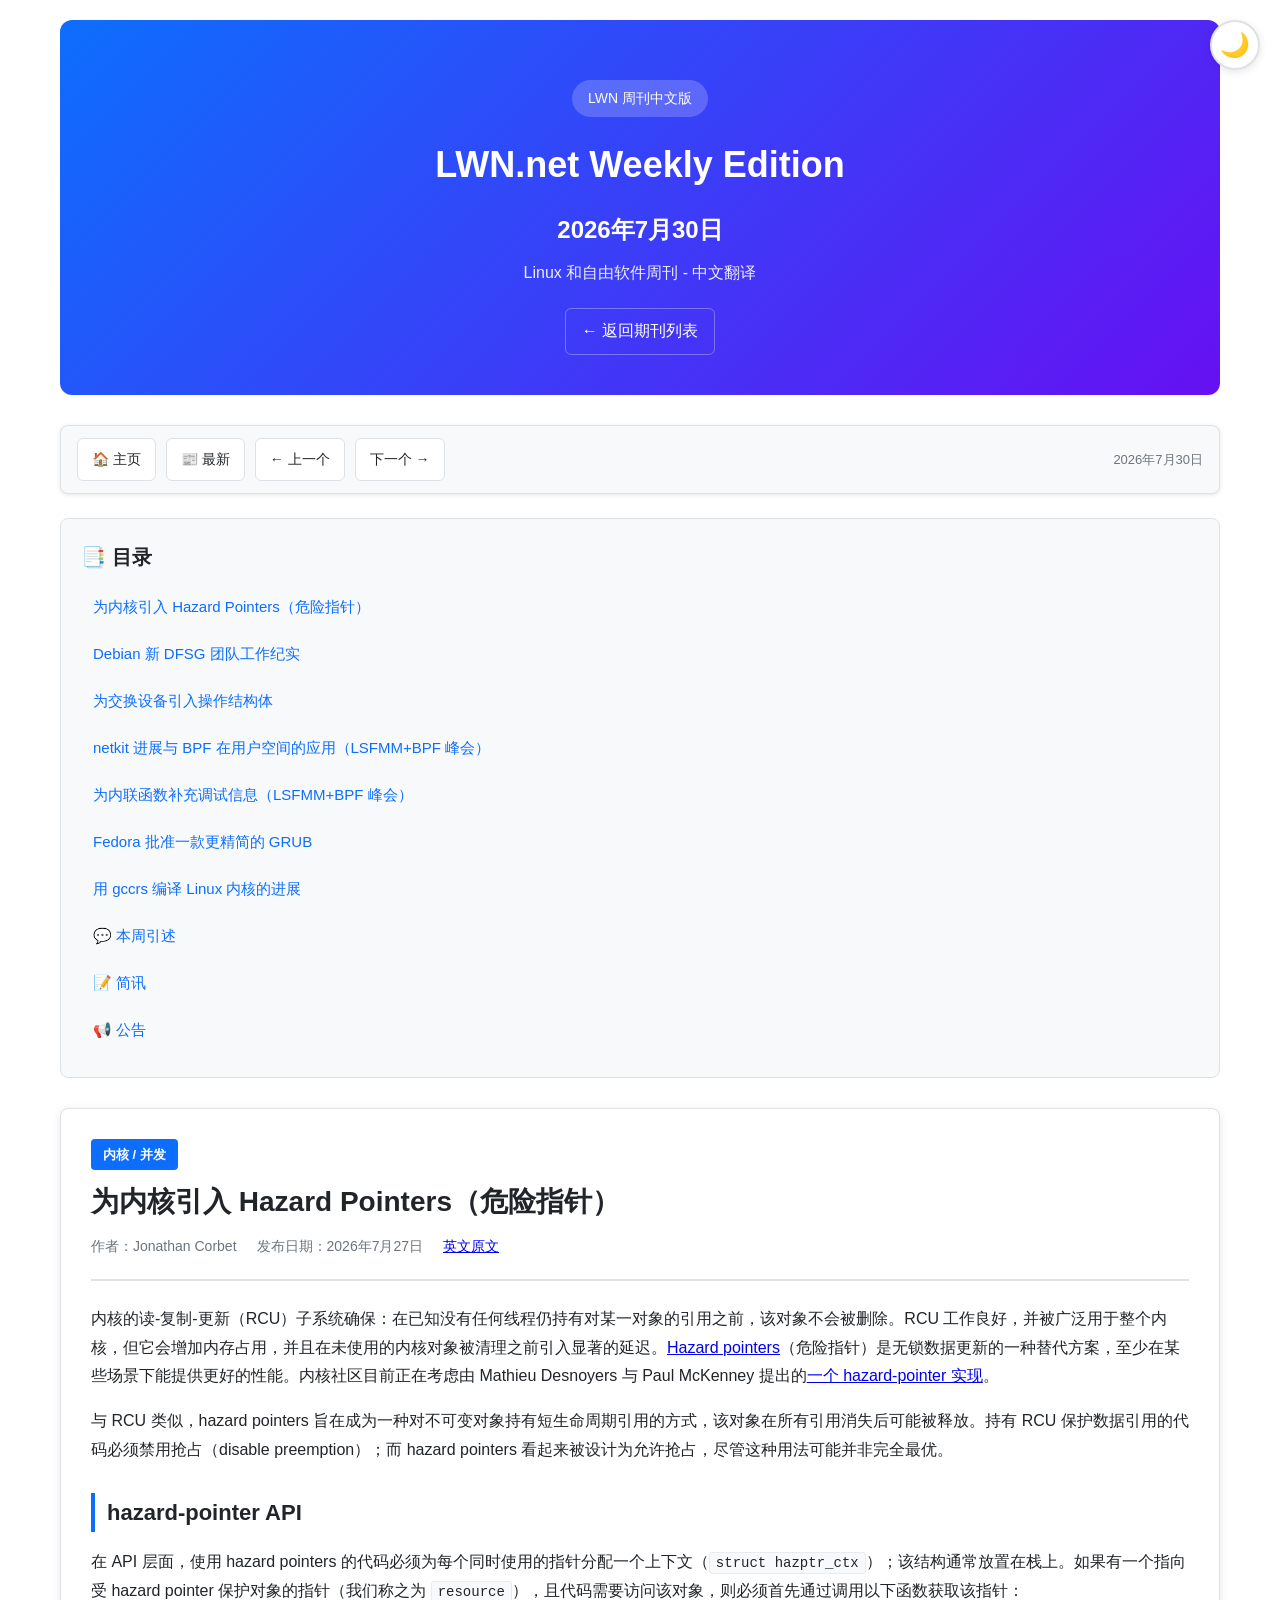
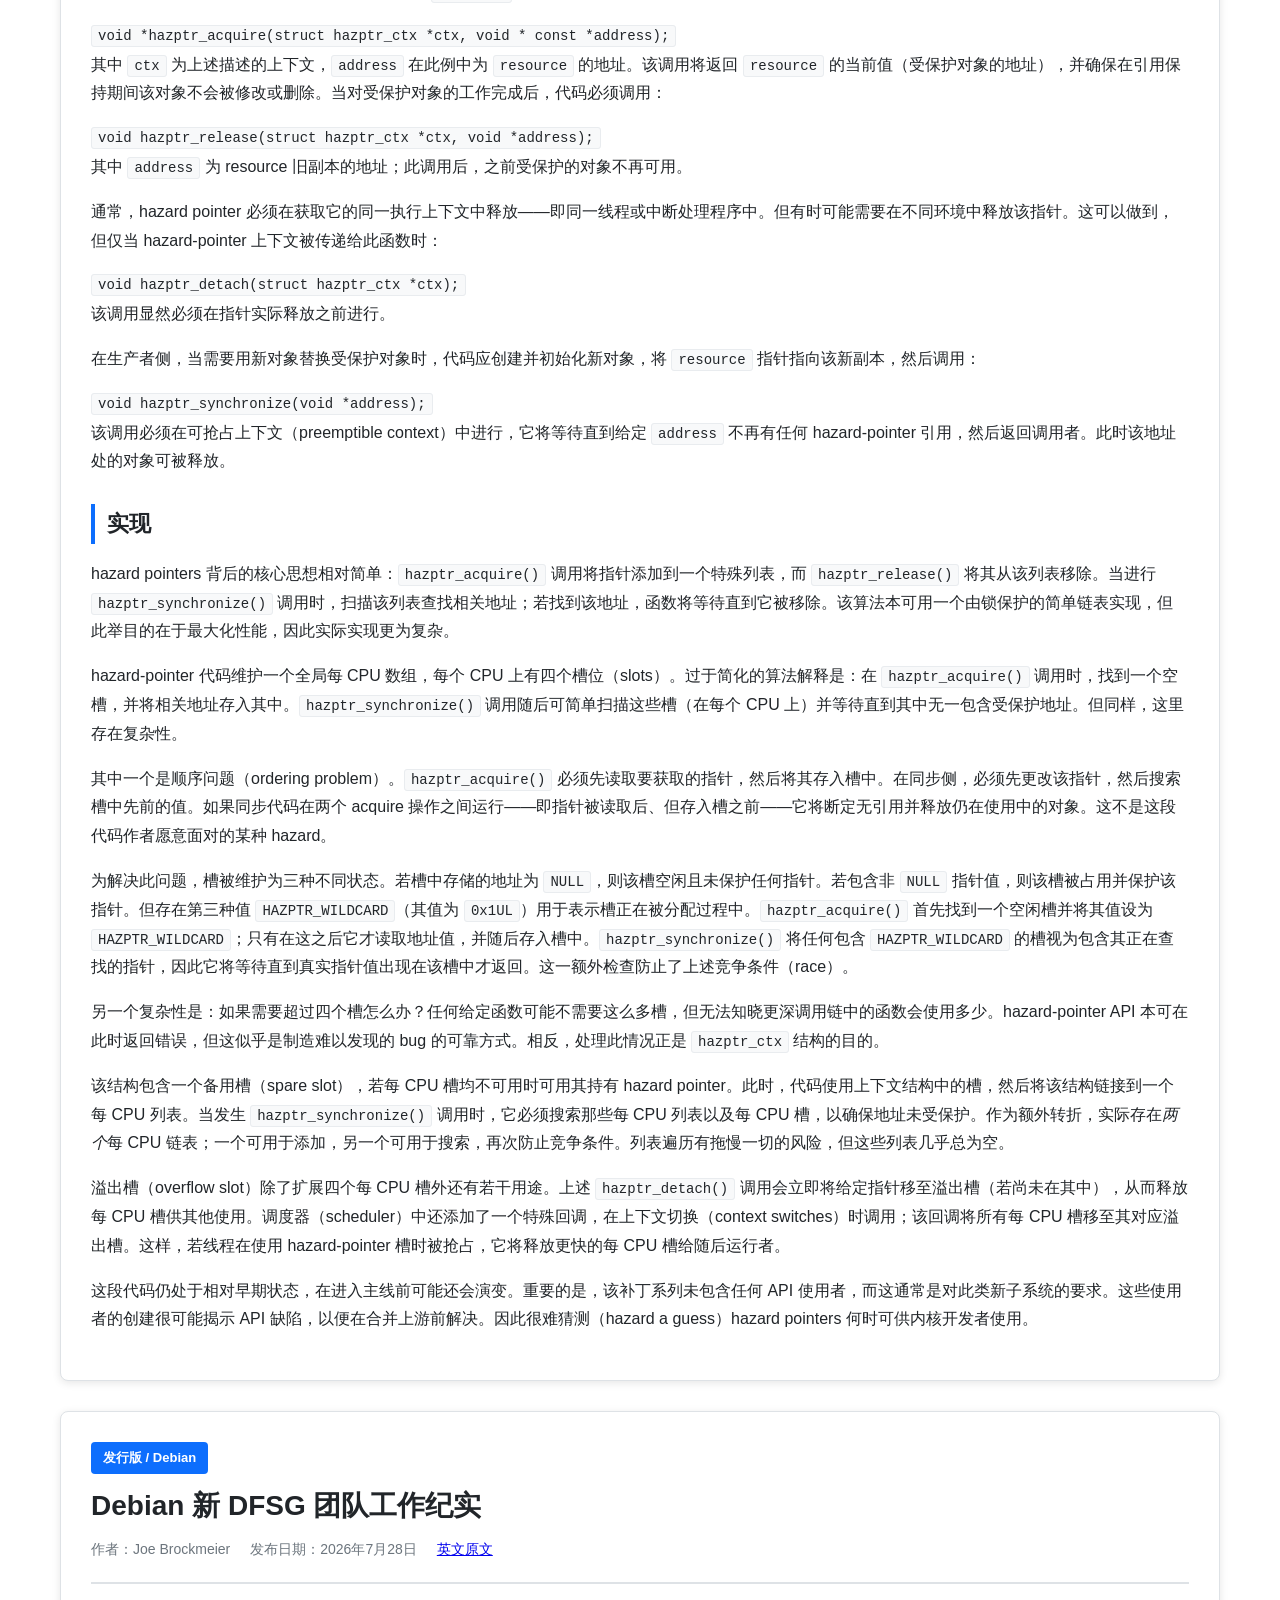
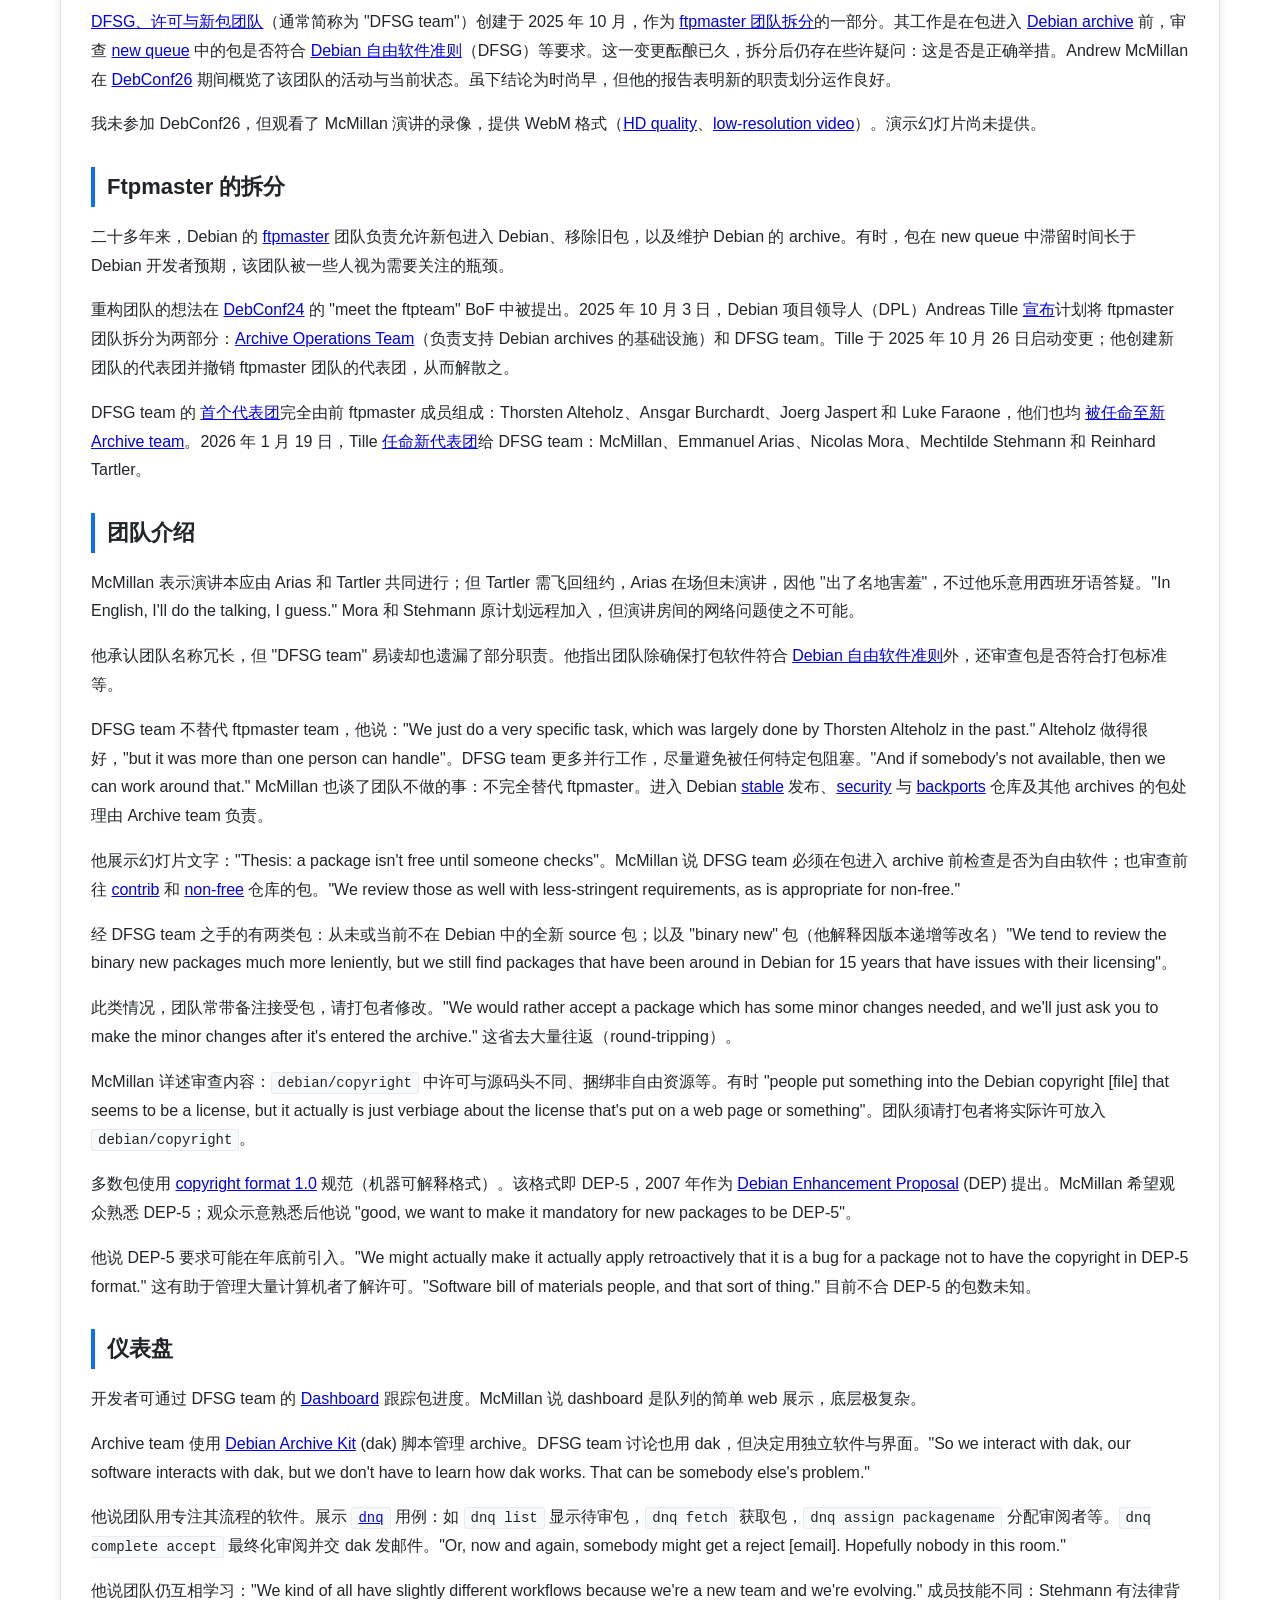
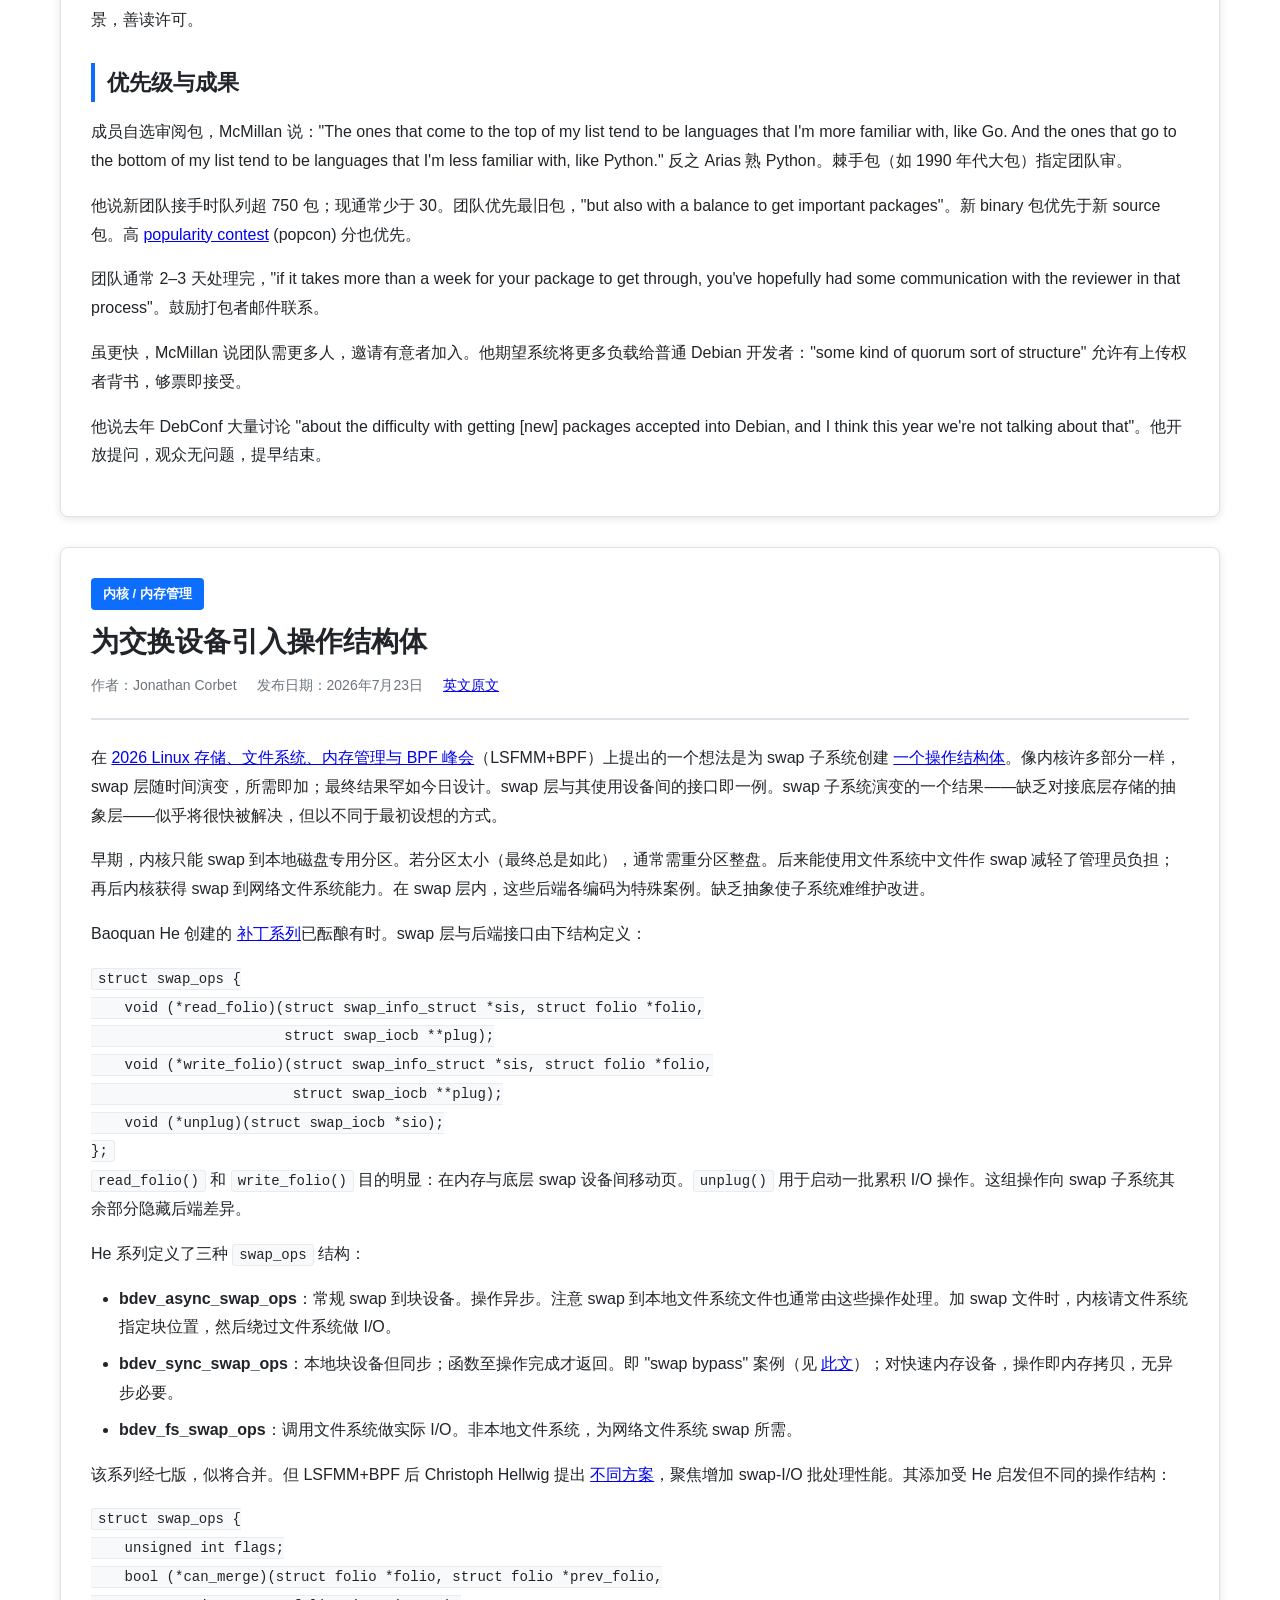
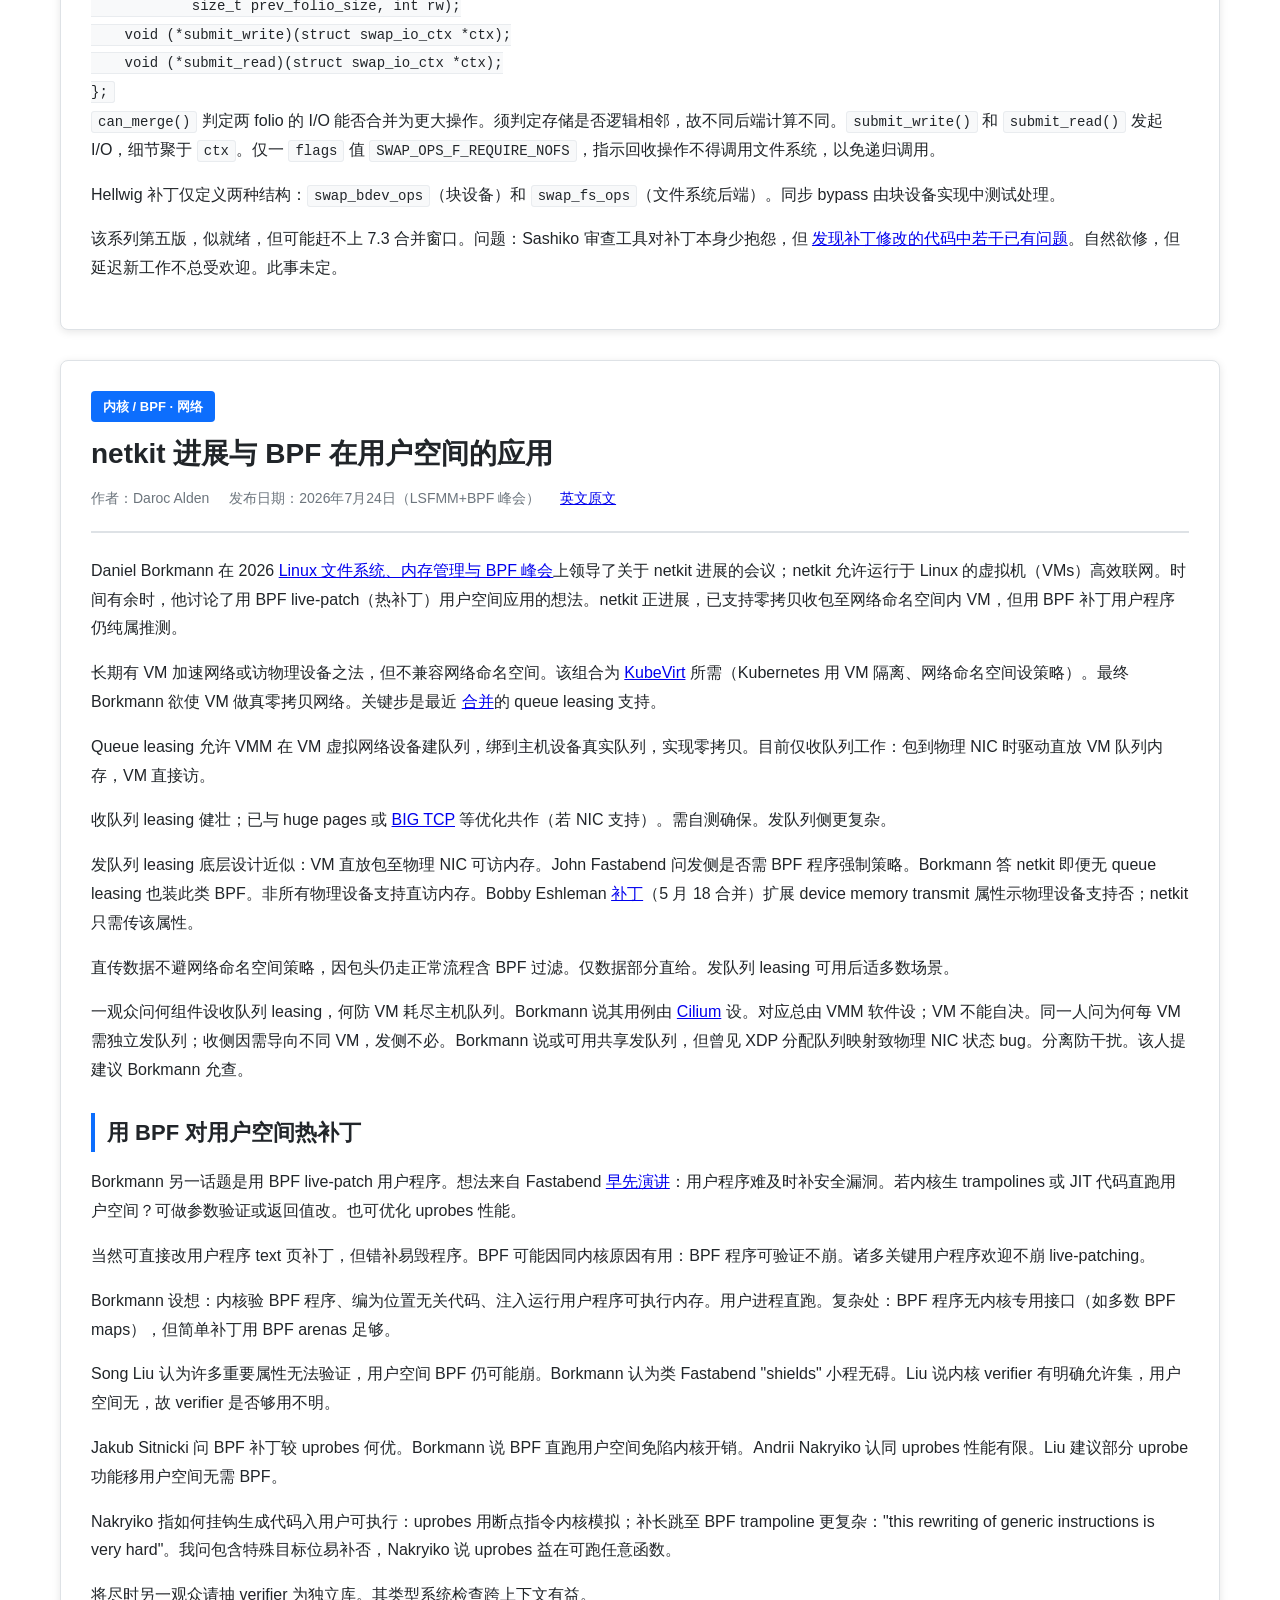
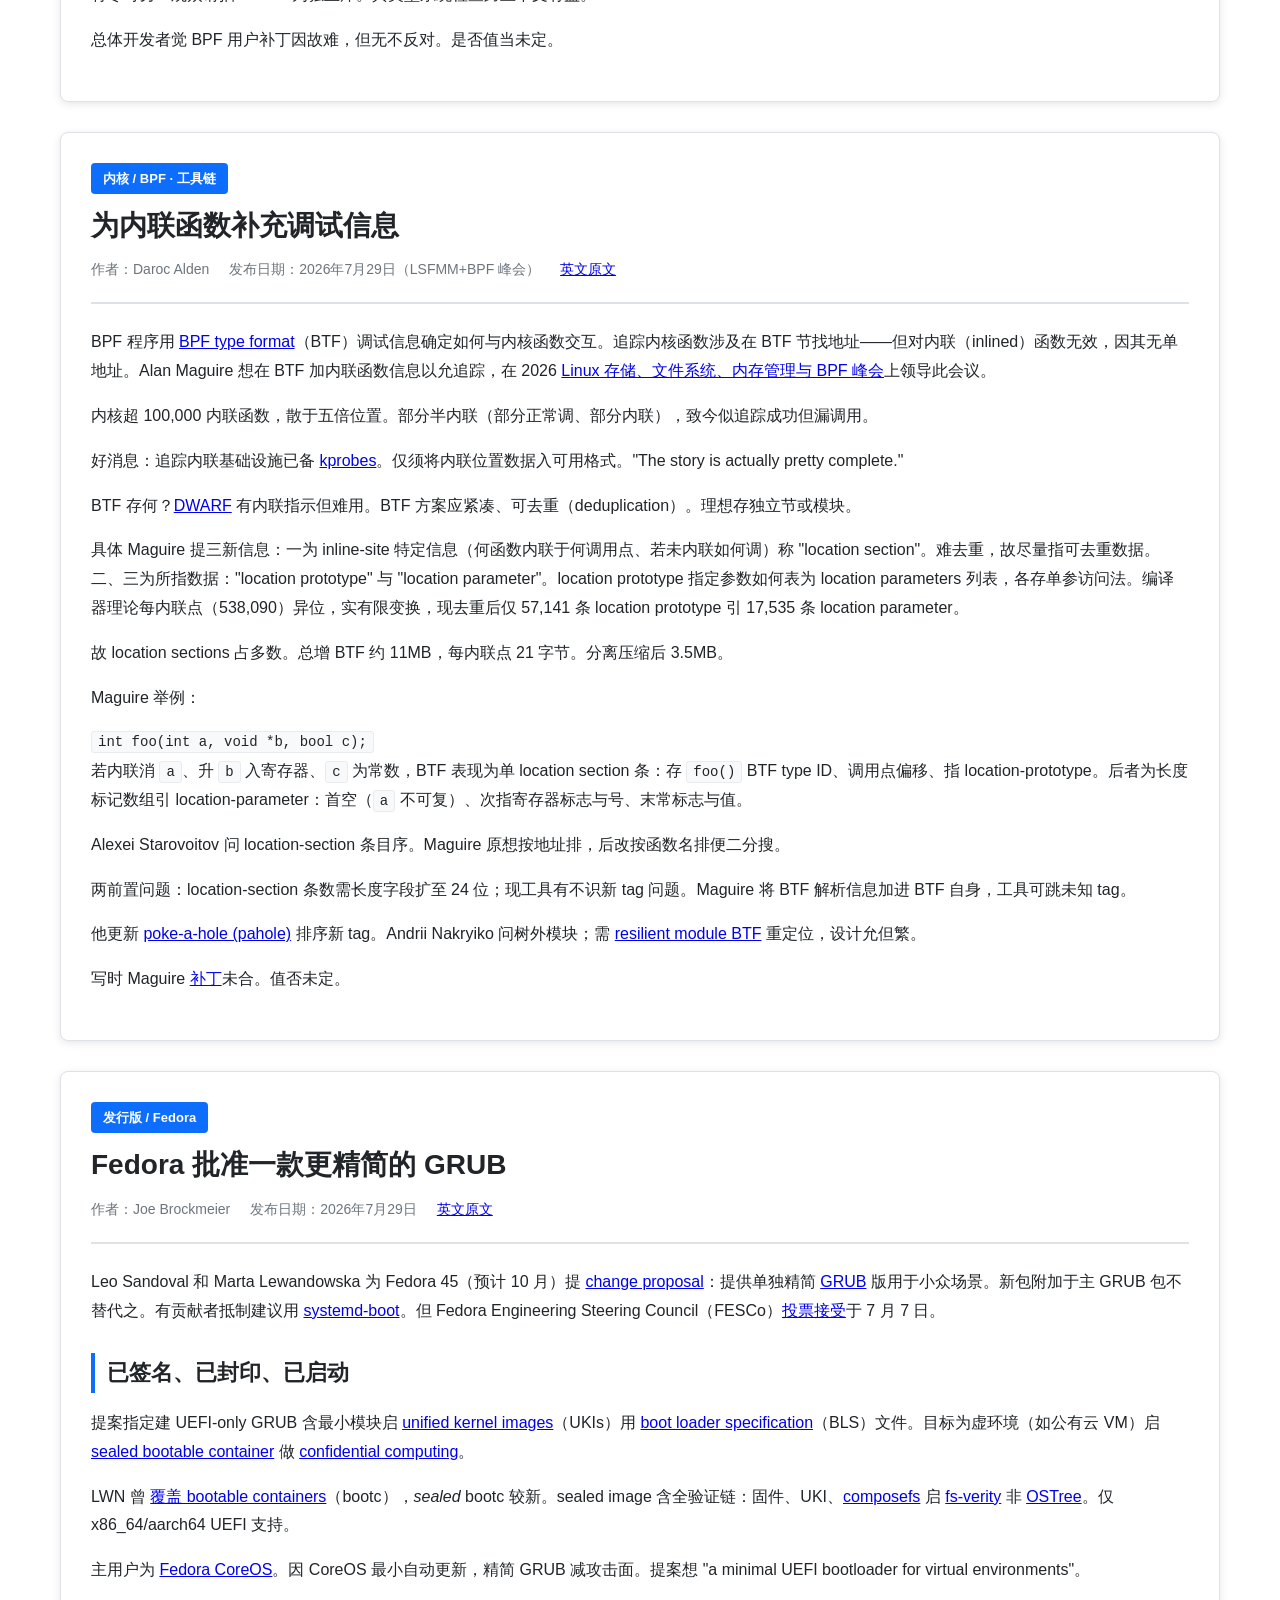
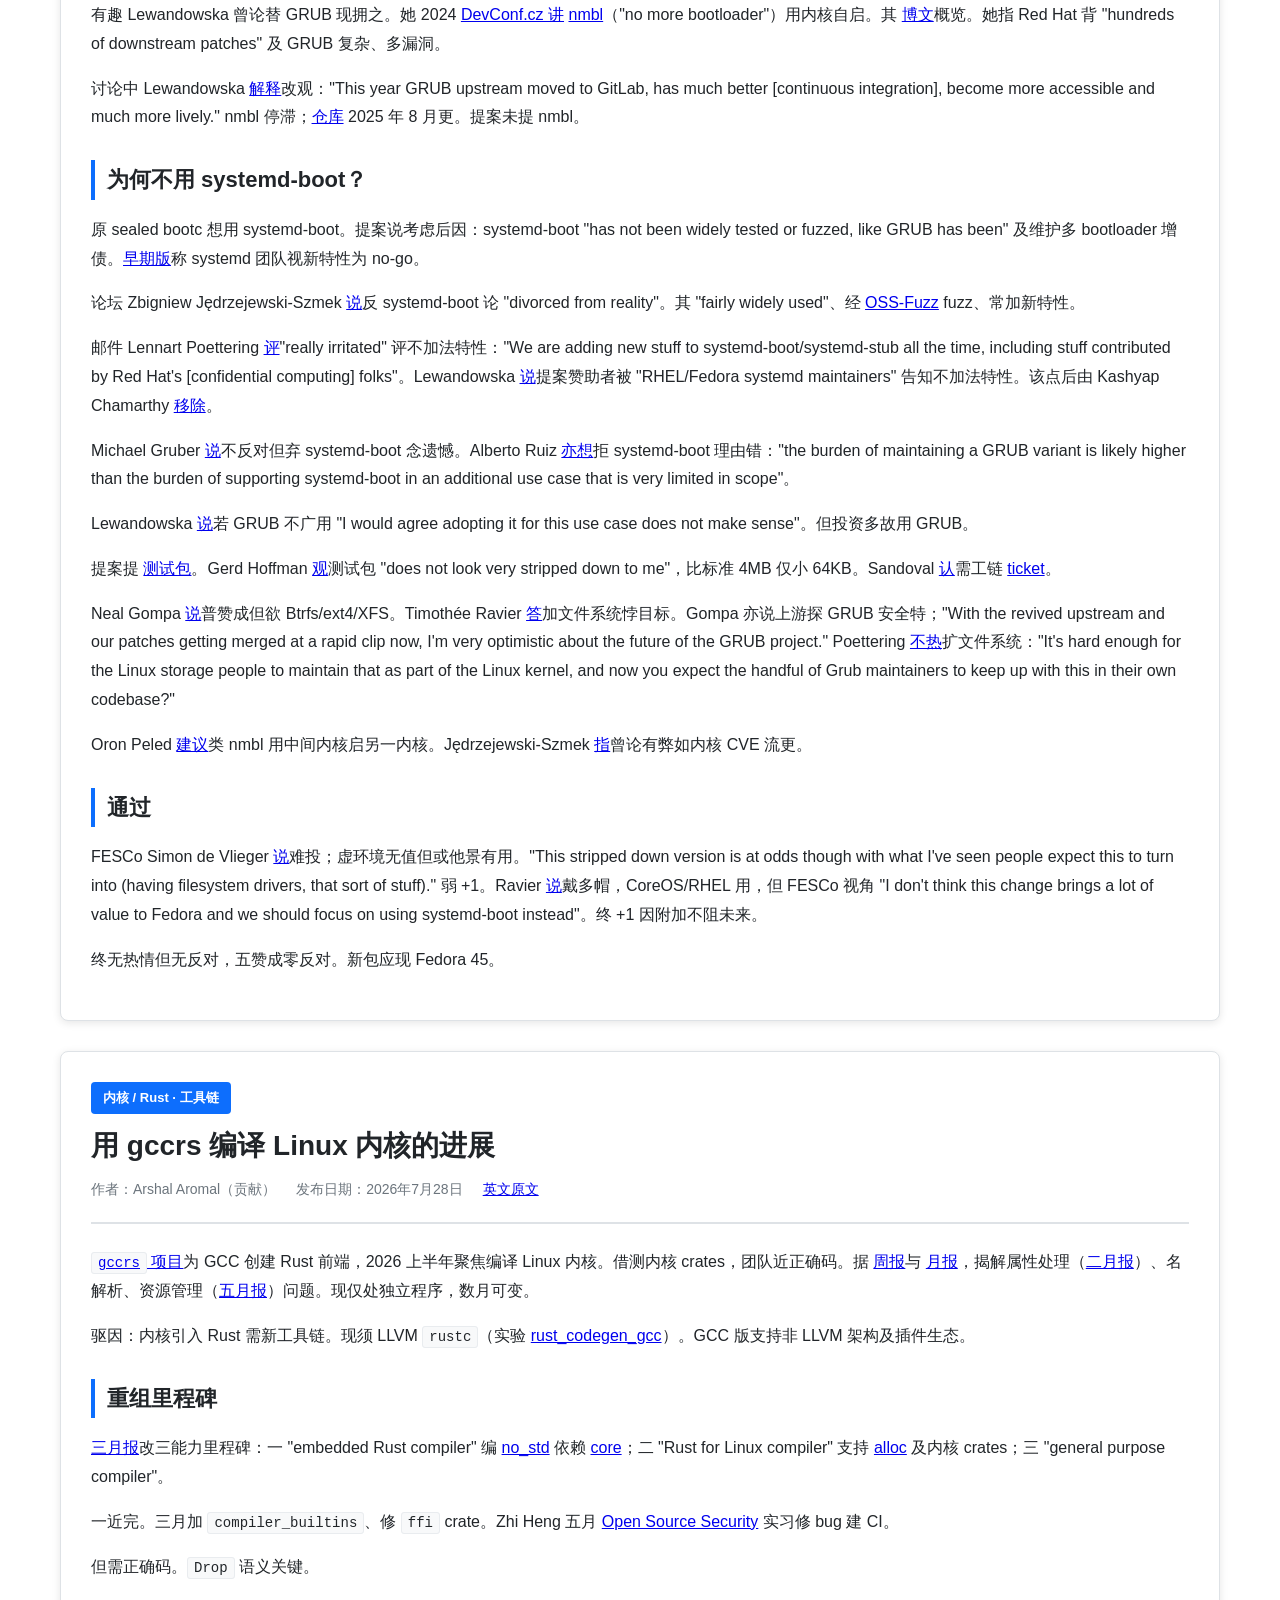
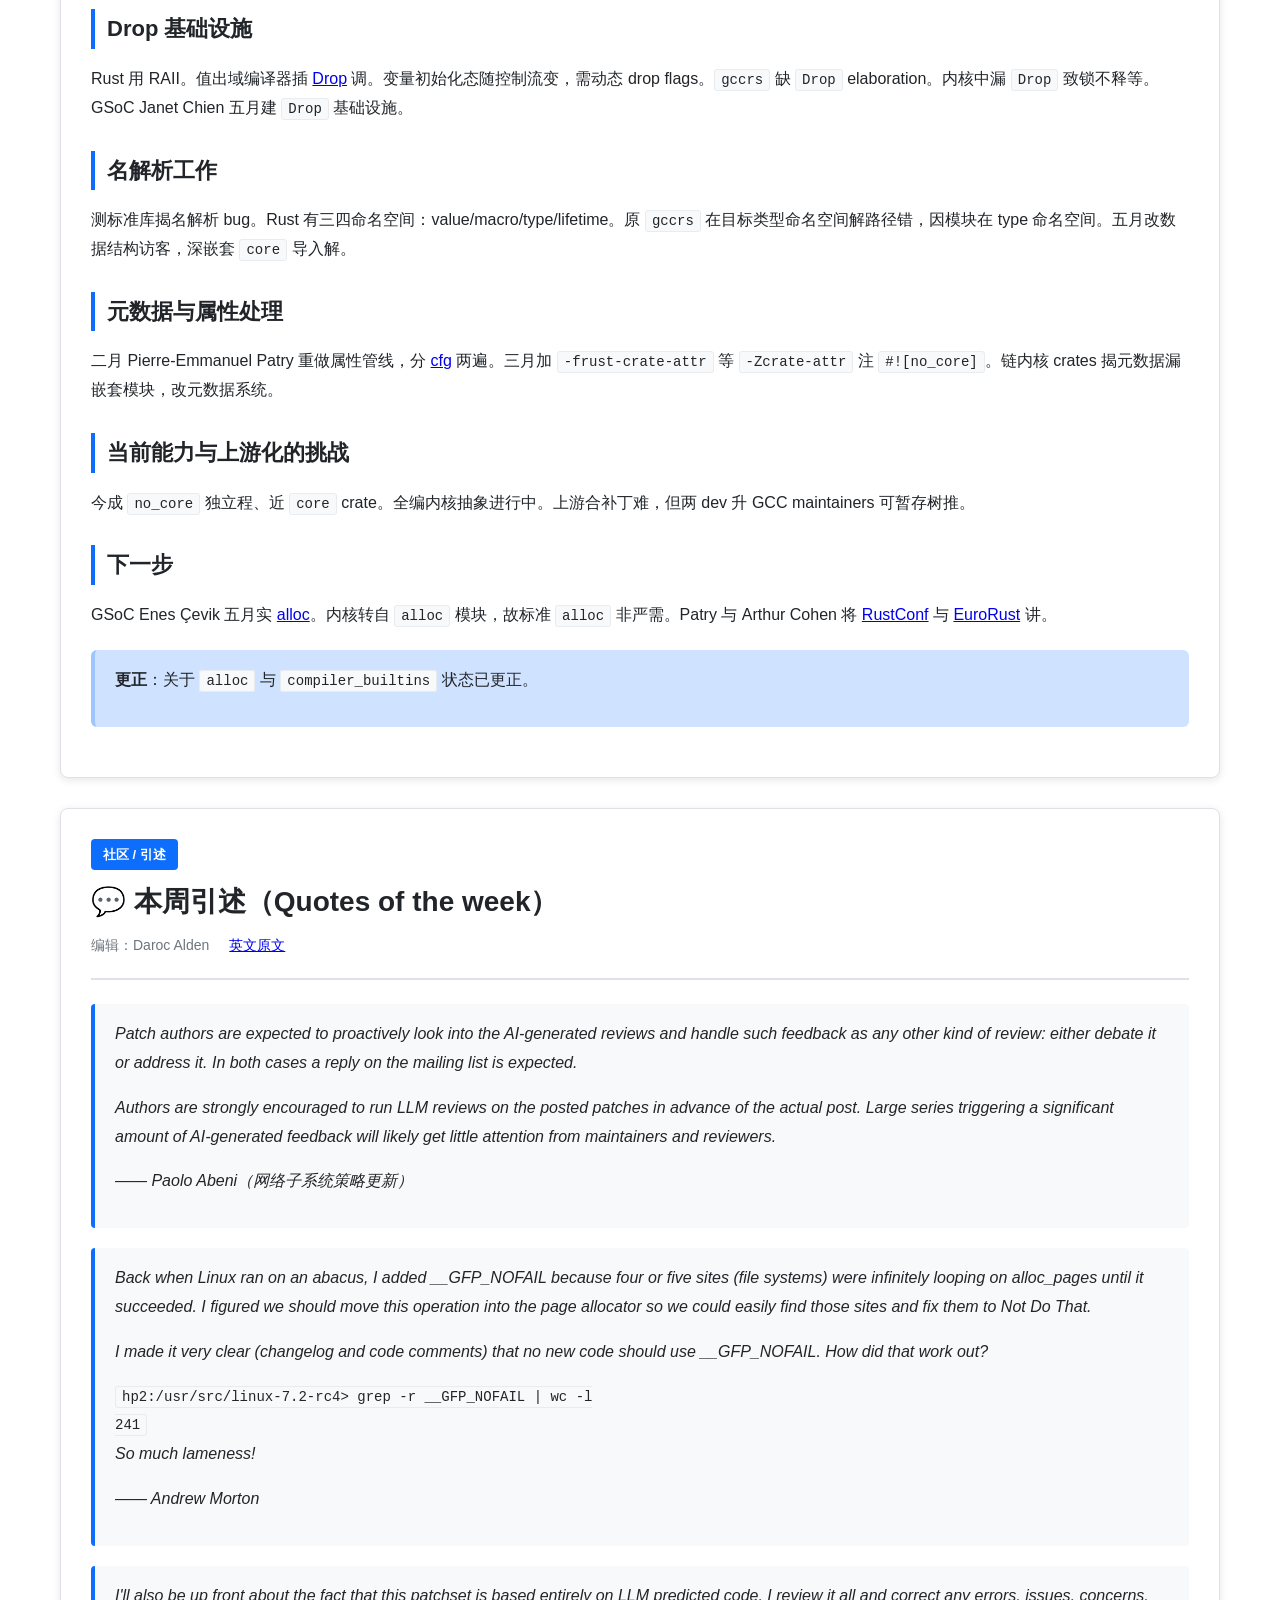
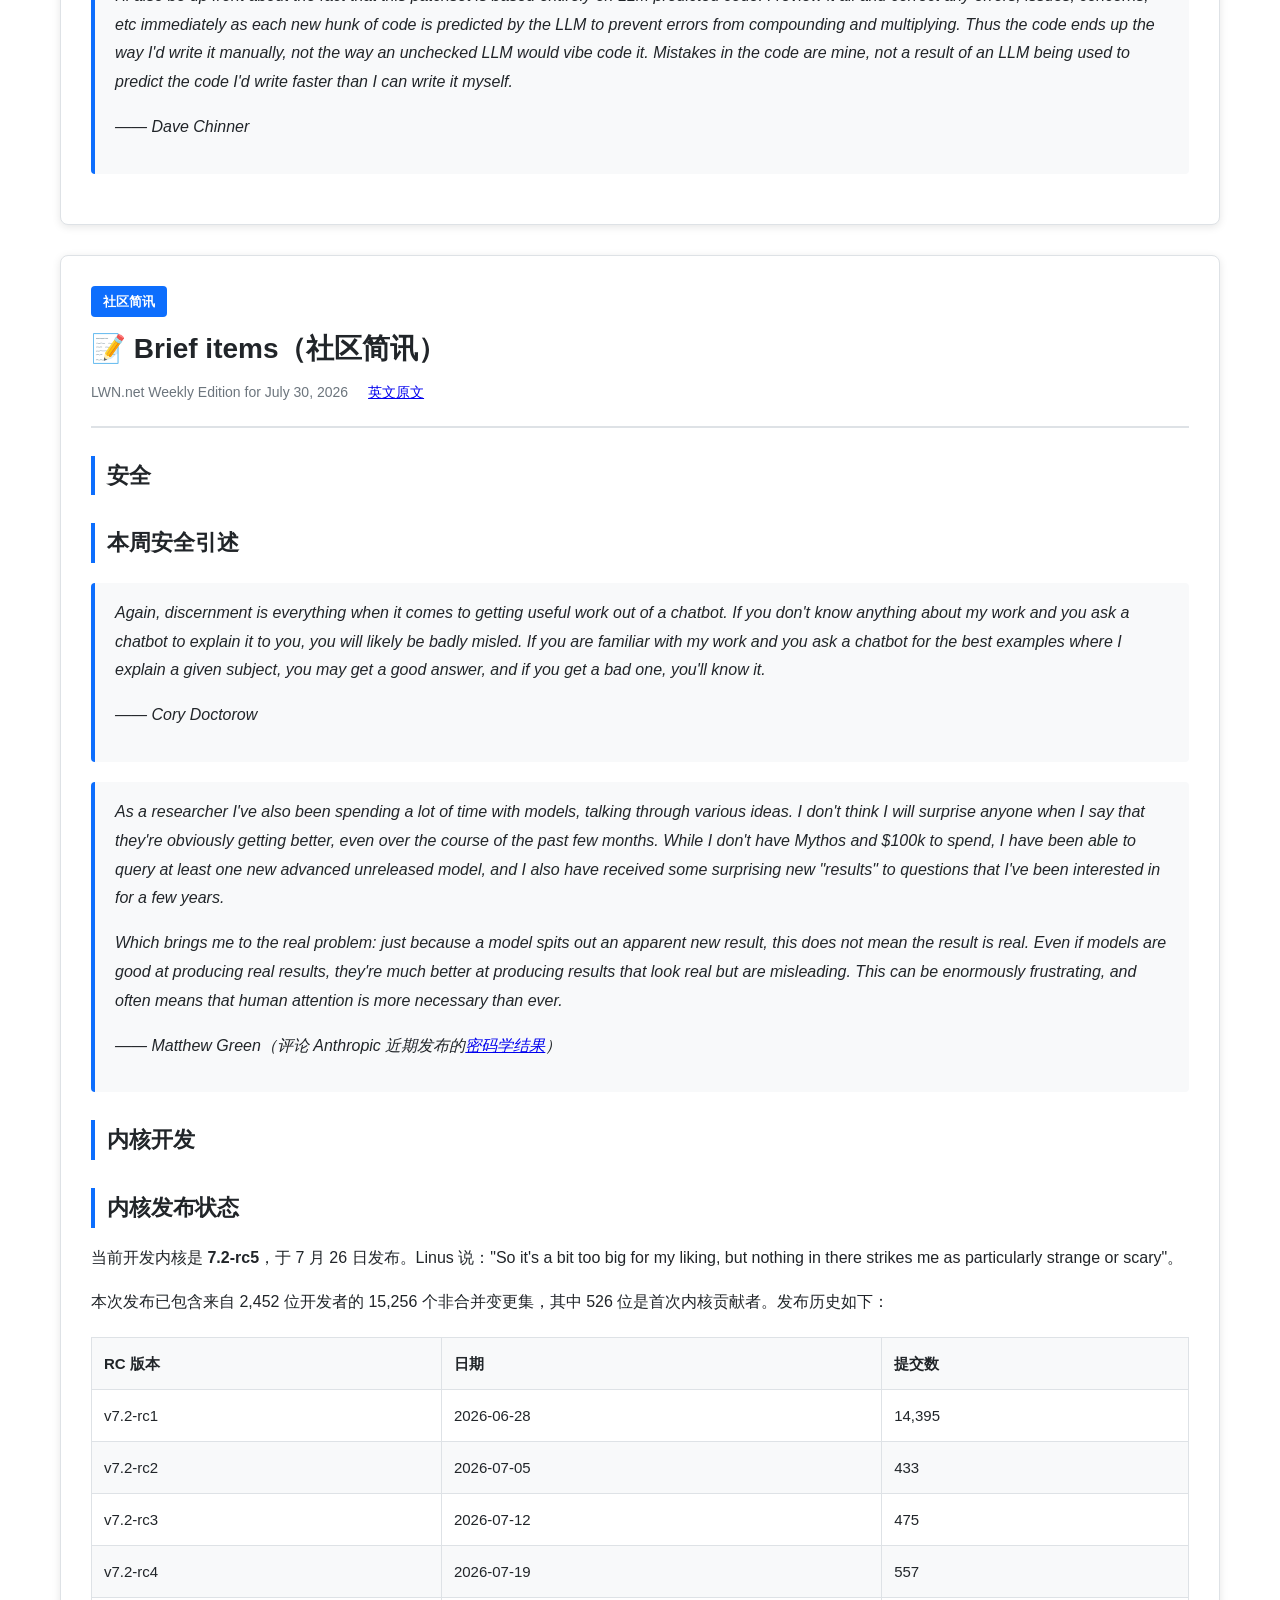
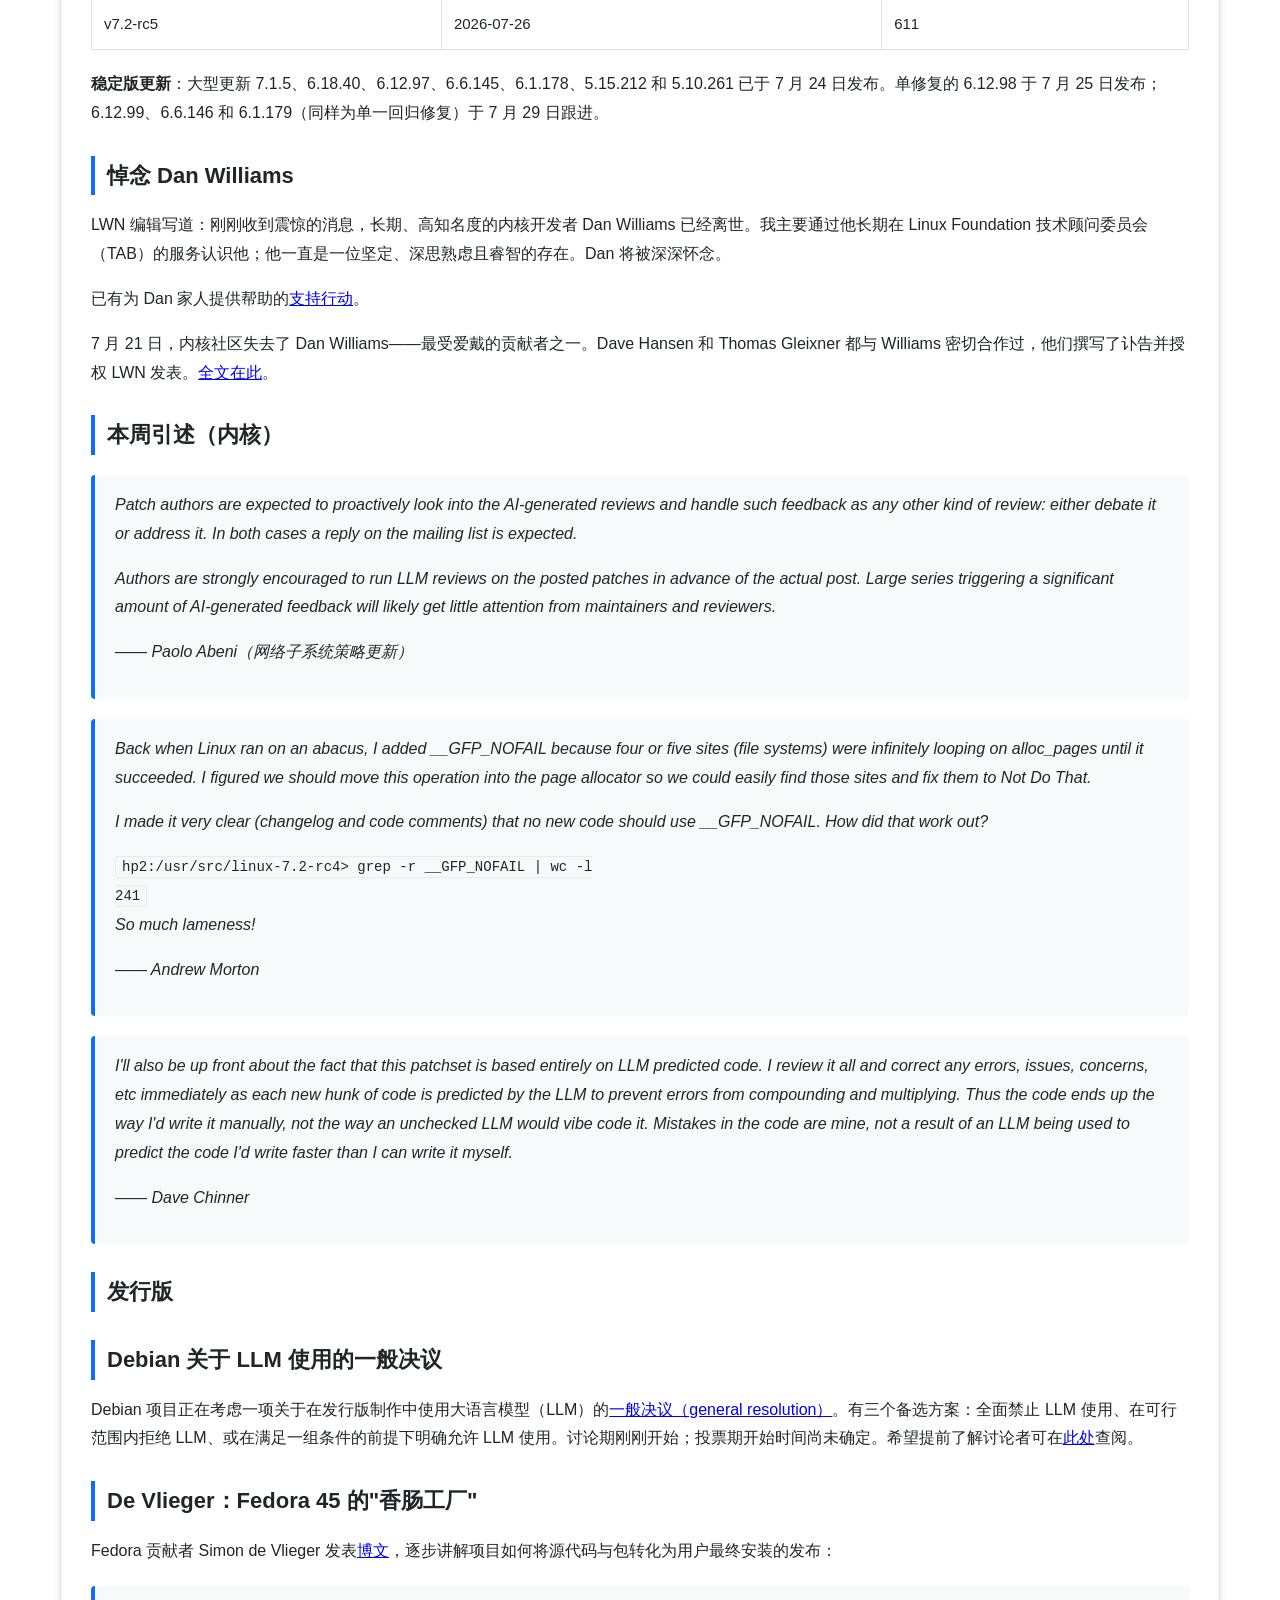
<file: 2026-07-30.html>
<!DOCTYPE html>
<html lang="zh-CN">
<head>
    <meta charset="UTF-8">
    <meta name="viewport" content="width=device-width, initial-scale=1.0">
    <title>LWN 周刊 - 2026年7月30日</title>
    <link rel="stylesheet" href="style.css">
    <link rel="icon" href="data:image/svg+xml,<svg xmlns='http://www.w3.org/2000/svg' viewBox='0 0 100 100'><text y='.9em' font-size='90'>📰</text></svg>">
</head>
<body>
    <button class="theme-toggle" id="themeToggle" aria-label="切换主题">
        <span class="theme-icon">🌙</span>
    </button>

    <div class="container">
        <header class="header">
            <div class="header-badge">LWN 周刊中文版</div>
            <h1>LWN.net Weekly Edition</h1>
            <p class="edition-date">2026年7月30日</p>
            <p class="edition-desc">Linux 和自由软件周刊 - 中文翻译</p>
            <a href="index.html" class="back-link">← 返回期刊列表</a>
        </header>

        <!-- 期刊导航 NAV-START -->
        <nav class="nav-bar" aria-label="期刊导航">
            <a class="nav-btn" href="index.html">🏠 主页</a>
            <a class="nav-btn" href="2026-08-27.html">📰 最新</a>
            <a class="nav-btn" href="2026-07-23.html">← 上一个</a>
            <a class="nav-btn" href="2026-08-06.html">下一个 →</a>
            <span class="nav-current-label">2026年7月30日</span>
        </nav>
        <!-- 期刊导航 NAV-END -->

        <main class="content">
            <!-- 目录 -->
            <div class="toc">
                <h2>📑 目录</h2>
                <ul>
                    <li><a href="#article1">为内核引入 Hazard Pointers（危险指针）</a></li>
                    <li><a href="#article2">Debian 新 DFSG 团队工作纪实</a></li>
                    <li><a href="#article3">为交换设备引入操作结构体</a></li>
                    <li><a href="#article4">netkit 进展与 BPF 在用户空间的应用（LSFMM+BPF 峰会）</a></li>
                    <li><a href="#article5">为内联函数补充调试信息（LSFMM+BPF 峰会）</a></li>
                    <li><a href="#article6">Fedora 批准一款更精简的 GRUB</a></li>
                    <li><a href="#article7">用 gccrs 编译 Linux 内核的进展</a></li>
                    <li><a href="#quotes">💬 本周引述</a></li>
                    <li><a href="#briefs">📝 简讯</a></li>
                    <li><a href="#announcements">📢 公告</a></li>
                </ul>
            </div>

            <!-- 文章 1 -->
            <div class="article" id="article1">
                <div class="article-header">
                    <span class="article-category">内核 / 并发</span>
                    <h2>为内核引入 Hazard Pointers（危险指针）</h2>
                    <div class="article-meta">
                        <span>作者：Jonathan Corbet</span>
                        <span>发布日期：2026年7月27日</span>
                        <span><a href="https://lwn.net/Articles/1084015/" target="_blank">英文原文</a></span>
                    </div>
                </div>
                <div class="article-body">
                    <p>内核的读-复制-更新（RCU）子系统确保：在已知没有任何线程仍持有对某一对象的引用之前，该对象不会被删除。RCU 工作良好，并被广泛用于整个内核，但它会增加内存占用，并且在未使用的内核对象被清理之前引入显著的延迟。<a href="https://en.wikipedia.org/wiki/Hazard_pointer">Hazard pointers</a>（危险指针）是无锁数据更新的一种替代方案，至少在某些场景下能提供更好的性能。内核社区目前正在考虑由 Mathieu Desnoyers 与 Paul McKenney 提出的<a href="https://lwn.net/ml/all/23e34c2e-67fd-45da-b130-e70a131a59ea@paulmck-laptop">一个 hazard-pointer 实现</a>。</p>

                    <p>与 RCU 类似，hazard pointers 旨在成为一种对不可变对象持有短生命周期引用的方式，该对象在所有引用消失后可能被释放。持有 RCU 保护数据引用的代码必须禁用抢占（disable preemption）；而 hazard pointers 看起来被设计为允许抢占，尽管这种用法可能并非完全最优。</p>

                    <h3>hazard-pointer API</h3>
                    <p>在 API 层面，使用 hazard pointers 的代码必须为每个同时使用的指针分配一个上下文（<code>struct hazptr_ctx</code>）；该结构通常放置在栈上。如果有一个指向受 hazard pointer 保护对象的指针（我们称之为 <code>resource</code>），且代码需要访问该对象，则必须首先通过调用以下函数获取该指针：</p>
                    <pre><code>void *hazptr_acquire(struct hazptr_ctx *ctx, void * const *address);</code></pre>
                    <p>其中 <code>ctx</code> 为上述描述的上下文，<code>address</code> 在此例中为 <code>resource</code> 的地址。该调用将返回 <code>resource</code> 的当前值（受保护对象的地址），并确保在引用保持期间该对象不会被修改或删除。当对受保护对象的工作完成后，代码必须调用：</p>
                    <pre><code>void hazptr_release(struct hazptr_ctx *ctx, void *address);</code></pre>
                    <p>其中 <code>address</code> 为 resource 旧副本的地址；此调用后，之前受保护的对象不再可用。</p>
                    <p>通常，hazard pointer 必须在获取它的同一执行上下文中释放——即同一线程或中断处理程序中。但有时可能需要在不同环境中释放该指针。这可以做到，但仅当 hazard-pointer 上下文被传递给此函数时：</p>
                    <pre><code>void hazptr_detach(struct hazptr_ctx *ctx);</code></pre>
                    <p>该调用显然必须在指针实际释放之前进行。</p>
                    <p>在生产者侧，当需要用新对象替换受保护对象时，代码应创建并初始化新对象，将 <code>resource</code> 指针指向该新副本，然后调用：</p>
                    <pre><code>void hazptr_synchronize(void *address);</code></pre>
                    <p>该调用必须在可抢占上下文（preemptible context）中进行，它将等待直到给定 <code>address</code> 不再有任何 hazard-pointer 引用，然后返回调用者。此时该地址处的对象可被释放。</p>

                    <h3>实现</h3>
                    <p>hazard pointers 背后的核心思想相对简单：<code>hazptr_acquire()</code> 调用将指针添加到一个特殊列表，而 <code>hazptr_release()</code> 将其从该列表移除。当进行 <code>hazptr_synchronize()</code> 调用时，扫描该列表查找相关地址；若找到该地址，函数将等待直到它被移除。该算法本可用一个由锁保护的简单链表实现，但此举目的在于最大化性能，因此实际实现更为复杂。</p>
                    <p>hazard-pointer 代码维护一个全局每 CPU 数组，每个 CPU 上有四个槽位（slots）。过于简化的算法解释是：在 <code>hazptr_acquire()</code> 调用时，找到一个空槽，并将相关地址存入其中。<code>hazptr_synchronize()</code> 调用随后可简单扫描这些槽（在每个 CPU 上）并等待直到其中无一包含受保护地址。但同样，这里存在复杂性。</p>
                    <p>其中一个是顺序问题（ordering problem）。<code>hazptr_acquire()</code> 必须先读取要获取的指针，然后将其存入槽中。在同步侧，必须先更改该指针，然后搜索槽中先前的值。如果同步代码在两个 acquire 操作之间运行——即指针被读取后、但存入槽之前——它将断定无引用并释放仍在使用中的对象。这不是这段代码作者愿意面对的某种 hazard。</p>
                    <p>为解决此问题，槽被维护为三种不同状态。若槽中存储的地址为 <code>NULL</code>，则该槽空闲且未保护任何指针。若包含非 <code>NULL</code> 指针值，则该槽被占用并保护该指针。但存在第三种值 <code>HAZPTR_WILDCARD</code>（其值为 <code>0x1UL</code>）用于表示槽正在被分配过程中。<code>hazptr_acquire()</code> 首先找到一个空闲槽并将其值设为 <code>HAZPTR_WILDCARD</code>；只有在这之后它才读取地址值，并随后存入槽中。<code>hazptr_synchronize()</code> 将任何包含 <code>HAZPTR_WILDCARD</code> 的槽视为包含其正在查找的指针，因此它将等待直到真实指针值出现在该槽中才返回。这一额外检查防止了上述竞争条件（race）。</p>
                    <p>另一个复杂性是：如果需要超过四个槽怎么办？任何给定函数可能不需要这么多槽，但无法知晓更深调用链中的函数会使用多少。hazard-pointer API 本可在此时返回错误，但这似乎是制造难以发现的 bug 的可靠方式。相反，处理此情况正是 <code>hazptr_ctx</code> 结构的目的。</p>
                    <p>该结构包含一个备用槽（spare slot），若每 CPU 槽均不可用时可用其持有 hazard pointer。此时，代码使用上下文结构中的槽，然后将该结构链接到一个每 CPU 列表。当发生 <code>hazptr_synchronize()</code> 调用时，它必须搜索那些每 CPU 列表以及每 CPU 槽，以确保地址未受保护。作为额外转折，实际存在<em>两个</em>每 CPU 链表；一个可用于添加，另一个可用于搜索，再次防止竞争条件。列表遍历有拖慢一切的风险，但这些列表几乎总为空。</p>
                    <p>溢出槽（overflow slot）除了扩展四个每 CPU 槽外还有若干用途。上述 <code>hazptr_detach()</code> 调用会立即将给定指针移至溢出槽（若尚未在其中），从而释放每 CPU 槽供其他使用。调度器（scheduler）中还添加了一个特殊回调，在上下文切换（context switches）时调用；该回调将所有每 CPU 槽移至其对应溢出槽。这样，若线程在使用 hazard-pointer 槽时被抢占，它将释放更快的每 CPU 槽给随后运行者。</p>
                    <p>这段代码仍处于相对早期状态，在进入主线前可能还会演变。重要的是，该补丁系列未包含任何 API 使用者，而这通常是对此类新子系统的要求。这些使用者的创建很可能揭示 API 缺陷，以便在合并上游前解决。因此很难猜测（hazard a guess）hazard pointers 何时可供内核开发者使用。</p>
                </div>
            </div>

            <!-- 文章 2 -->
            <div class="article" id="article2">
                <div class="article-header">
                    <span class="article-category">发行版 / Debian</span>
                    <h2>Debian 新 DFSG 团队工作纪实</h2>
                    <div class="article-meta">
                        <span>作者：Joe Brockmeier</span>
                        <span>发布日期：2026年7月28日</span>
                        <span><a href="https://lwn.net/Articles/1084499/" target="_blank">英文原文</a></span>
                    </div>
                </div>
                <div class="article-body">
                    <p><a href="https://wiki.debian.org/Teams/DFSG">DFSG、许可与新包团队</a>（通常简称为 "DFSG team"）创建于 2025 年 10 月，作为 <a href="https://lwn.net/Articles/1043364/">ftpmaster 团队拆分</a>的一部分。其工作是在包进入 <a href="https://www.debian.org/doc/manuals/debian-faq/ftparchives.en">Debian archive</a> 前，审查 <a href="https://wiki.debian.org/NewQueue">new queue</a> 中的包是否符合 <a href="https://wiki.debian.org/DebianFreeSoftwareGuidelines">Debian 自由软件准则</a>（DFSG）等要求。这一变更酝酿已久，拆分后仍存在些许疑问：这是否是正确举措。Andrew McMillan 在 <a href="https://debconf26.debconf.org/">DebConf26</a> 期间概览了该团队的活动与当前状态。虽下结论为时尚早，但他的报告表明新的职责划分运作良好。</p>
                    <p>我未参加 DebConf26，但观看了 McMillan 演讲的录像，提供 WebM 格式（<a href="https://meetings-archive.debian.net/pub/debian-meetings/2026/DebConf26/debconf26-269-welcome-to-the-dfsg-team.av1.webm">HD quality</a>、<a href="https://meetings-archive.debian.net/pub/debian-meetings/2026/DebConf26/debconf26-269-welcome-to-the-dfsg-team.lq.webm">low-resolution video</a>）。演示幻灯片尚未提供。</p>

                    <h3>Ftpmaster 的拆分</h3>
                    <p>二十多年来，Debian 的 <a href="https://ftp-master.debian.org/">ftpmaster</a> 团队负责允许新包进入 Debian、移除旧包，以及维护 Debian 的 archive。有时，包在 new queue 中滞留时间长于 Debian 开发者预期，该团队被一些人视为需要关注的瓶颈。</p>
                    <p>重构团队的想法在 <a href="https://debconf24.debconf.org/">DebConf24</a> 的 "meet the ftpteam" BoF 中被提出。2025 年 10 月 3 日，Debian 项目领导人（DPL）Andreas Tille <a href="https://lwn.net/ml/all/aN9v-QYu_NB6I583@an3as.eu/">宣布</a>计划将 ftpmaster 团队拆分为两部分：<a href="https://wiki.debian.org/Teams/ArchiveOperations">Archive Operations Team</a>（负责支持 Debian archives 的基础设施）和 DFSG team。Tille 于 2025 年 10 月 26 日启动变更；他创建新团队的代表团并撤销 ftpmaster 团队的代表团，从而解散之。</p>
                    <p>DFSG team 的 <a href="https://lwn.net/ml/all/aP4BFPFyOC1UPSpH%40an3as.eu/">首个代表团</a>完全由前 ftpmaster 成员组成：Thorsten Alteholz、Ansgar Burchardt、Joerg Jaspert 和 Luke Faraone，他们也均 <a href="https://lwn.net/ml/all/aP4BH4bM6JoLnDWY%40an3as.eu/">被任命至新 Archive team</a>。2026 年 1 月 19 日，Tille <a href="https://lwn.net/ml/all/aW40P_28P2ZukDyd@an3as.eu/">任命新代表团</a>给 DFSG team：McMillan、Emmanuel Arias、Nicolas Mora、Mechtilde Stehmann 和 Reinhard Tartler。</p>

                    <h3>团队介绍</h3>
                    <p>McMillan 表示演讲本应由 Arias 和 Tartler 共同进行；但 Tartler 需飞回纽约，Arias 在场但未演讲，因他 "出了名地害羞"，不过他乐意用西班牙语答疑。"In English, I'll do the talking, I guess." Mora 和 Stehmann 原计划远程加入，但演讲房间的网络问题使之不可能。</p>
                    <p>他承认团队名称冗长，但 "DFSG team" 易读却也遗漏了部分职责。他指出团队除确保打包软件符合 <a href="https://www.debian.org/social_contract#guidelines">Debian 自由软件准则</a>外，还审查包是否符合打包标准等。</p>
                    <p>DFSG team 不替代 ftpmaster team，他说："We just do a very specific task, which was largely done by Thorsten Alteholz in the past." Alteholz 做得很好，"but it was more than one person can handle"。DFSG team 更多并行工作，尽量避免被任何特定包阻塞。"And if somebody's not available, then we can work around that." McMillan 也谈了团队不做的事：不完全替代 ftpmaster。进入 Debian <a href="https://wiki.debian.org/DebianStable">stable</a> 发布、<a href="https://wiki.debian.org/DebianSecurity">security</a> 与 <a href="https://wiki.debian.org/Backports">backports</a> 仓库及其他 archives 的包处理由 Archive team 负责。</p>
                    <p>他展示幻灯片文字："Thesis: a package isn't free until someone checks"。McMillan 说 DFSG team 必须在包进入 archive 前检查是否为自由软件；也审查前往 <a href="https://www.debian.org/doc/debian-policy/ch-archive#the-contrib-archive-area">contrib</a> 和 <a href="https://www.debian.org/doc/debian-policy/ch-archive#the-non-free-archive-area">non-free</a> 仓库的包。"We review those as well with less-stringent requirements, as is appropriate for non-free."</p>
                    <p>经 DFSG team 之手的有两类包：从未或当前不在 Debian 中的全新 source 包；以及 "binary new" 包（他解释因版本递增等改名）"We tend to review the binary new packages much more leniently, but we still find packages that have been around in Debian for 15 years that have issues with their licensing"。</p>
                    <p>此类情况，团队常带备注接受包，请打包者修改。"We would rather accept a package which has some minor changes needed, and we'll just ask you to make the minor changes after it's entered the archive." 这省去大量往返（round-tripping）。</p>
                    <p>McMillan 详述审查内容：<code>debian/copyright</code> 中许可与源码头不同、捆绑非自由资源等。有时 "people put something into the Debian copyright [file] that seems to be a license, but it actually is just verbiage about the license that's put on a web page or something"。团队须请打包者将实际许可放入 <code>debian/copyright</code>。</p>
                    <p>多数包使用 <a href="https://www.debian.org/doc/packaging-manuals/copyright-format/1.0/">copyright format 1.0</a> 规范（机器可解释格式）。该格式即 DEP-5，2007 年作为 <a href="https://dep-team.pages.debian.net/">Debian Enhancement Proposal</a> (DEP) 提出。McMillan 希望观众熟悉 DEP-5；观众示意熟悉后他说 "good, we want to make it mandatory for new packages to be DEP-5"。</p>
                    <p>他说 DEP-5 要求可能在年底前引入。"We might actually make it actually apply retroactively that it is a bug for a package not to have the copyright in DEP-5 format." 这有助于管理大量计算机者了解许可。"Software bill of materials people, and that sort of thing." 目前不合 DEP-5 的包数未知。</p>

                    <h3>仪表盘</h3>
                    <p>开发者可通过 DFSG team 的 <a href="https://dfsg-new-queue.debian.org/dashboard">Dashboard</a> 跟踪包进度。McMillan 说 dashboard 是队列的简单 web 展示，底层极复杂。</p>
                    <p>Archive team 使用 <a href="https://ftp-master.debian.org/#dak">Debian Archive Kit</a> (dak) 脚本管理 archive。DFSG team 讨论也用 dak，但决定用独立软件与界面。"So we interact with dak, our software interacts with dak, but we don't have to learn how dak works. That can be somebody else's problem."</p>
                    <p>他说团队用专注其流程的软件。展示 <a href="https://salsa.debian.org/dfsg-team/dfsg-new-queue#dfsg-new-queue"><code>dnq</code></a> 用例：如 <code>dnq list</code> 显示待审包，<code>dnq fetch</code> 获取包，<code>dnq assign packagename</code> 分配审阅者等。<code>dnq complete accept</code> 最终化审阅并交 dak 发邮件。"Or, now and again, somebody might get a reject [email]. Hopefully nobody in this room."</p>
                    <p>他说团队仍互相学习："We kind of all have slightly different workflows because we're a new team and we're evolving." 成员技能不同：Stehmann 有法律背景，善读许可。</p>

                    <h3>优先级与成果</h3>
                    <p>成员自选审阅包，McMillan 说："The ones that come to the top of my list tend to be languages that I'm more familiar with, like Go. And the ones that go to the bottom of my list tend to be languages that I'm less familiar with, like Python." 反之 Arias 熟 Python。棘手包（如 1990 年代大包）指定团队审。</p>
                    <p>他说新团队接手时队列超 750 包；现通常少于 30。团队优先最旧包，"but also with a balance to get important packages"。新 binary 包优先于新 source 包。高 <a href="https://popcon.debian.org/">popularity contest</a> (popcon) 分也优先。</p>
                    <p>团队通常 2–3 天处理完，"if it takes more than a week for your package to get through, you've hopefully had some communication with the reviewer in that process"。鼓励打包者邮件联系。</p>
                    <p>虽更快，McMillan 说团队需更多人，邀请有意者加入。他期望系统将更多负载给普通 Debian 开发者："some kind of quorum sort of structure" 允许有上传权者背书，够票即接受。</p>
                    <p>他说去年 DebConf 大量讨论 "about the difficulty with getting [new] packages accepted into Debian, and I think this year we're not talking about that"。他开放提问，观众无问题，提早结束。</p>
                </div>
            </div>

            <!-- 文章 3 -->
            <div class="article" id="article3">
                <div class="article-header">
                    <span class="article-category">内核 / 内存管理</span>
                    <h2>为交换设备引入操作结构体</h2>
                    <div class="article-meta">
                        <span>作者：Jonathan Corbet</span>
                        <span>发布日期：2026年7月23日</span>
                        <span><a href="https://lwn.net/Articles/1083094/" target="_blank">英文原文</a></span>
                    </div>
                </div>
                <div class="article-body">
                    <p>在 <a href="https://lwn.net/Articles/lsfmmbpf2026/">2026 Linux 存储、文件系统、内存管理与 BPF 峰会</a>（LSFMM+BPF）上提出的一个想法是为 swap 子系统创建 <a href="https://lwn.net/Articles/1072657/#:~:text=Abstracting%20the%20swap%20backend">一个操作结构体</a>。像内核许多部分一样，swap 层随时间演变，所需即加；最终结果罕如今日设计。swap 层与其使用设备间的接口即一例。swap 子系统演变的一个结果——缺乏对接底层存储的抽象层——似乎将很快被解决，但以不同于最初设想的方式。</p>
                    <p>早期，内核只能 swap 到本地磁盘专用分区。若分区太小（最终总是如此），通常需重分区整盘。后来能使用文件系统中文件作 swap 减轻了管理员负担；再后内核获得 swap 到网络文件系统能力。在 swap 层内，这些后端各编码为特殊案例。缺乏抽象使子系统难维护改进。</p>
                    <p>Baoquan He 创建的 <a href="https://lwn.net/ml/all/20260515015737.890994-1-baoquan.he@linux.dev">补丁系列</a>已酝酿有时。swap 层与后端接口由下结构定义：</p>
                    <pre><code>struct swap_ops {
    void (*read_folio)(struct swap_info_struct *sis, struct folio *folio,
                       struct swap_iocb **plug);
    void (*write_folio)(struct swap_info_struct *sis, struct folio *folio,
                        struct swap_iocb **plug);
    void (*unplug)(struct swap_iocb *sio);
};</code></pre>
                    <p><code>read_folio()</code> 和 <code>write_folio()</code> 目的明显：在内存与底层 swap 设备间移动页。<code>unplug()</code> 用于启动一批累积 I/O 操作。这组操作向 swap 子系统其余部分隐藏后端差异。</p>
                    <p>He 系列定义了三种 <code>swap_ops</code> 结构：</p>
                    <ul>
                        <li><strong>bdev_async_swap_ops</strong>：常规 swap 到块设备。操作异步。注意 swap 到本地文件系统文件也通常由这些操作处理。加 swap 文件时，内核请文件系统指定块位置，然后绕过文件系统做 I/O。</li>
                        <li><strong>bdev_sync_swap_ops</strong>：本地块设备但同步；函数至操作完成才返回。即 "swap bypass" 案例（见 <a href="https://lwn.net/Articles/1057102/">此文</a>）；对快速内存设备，操作即内存拷贝，无异步必要。</li>
                        <li><strong>bdev_fs_swap_ops</strong>：调用文件系统做实际 I/O。非本地文件系统，为网络文件系统 swap 所需。</li>
                    </ul>
                    <p>该系列经七版，似将合并。但 LSFMM+BPF 后 Christoph Hellwig 提出 <a href="https://lwn.net/ml/all/20260713093350.2154226-1-hch@lst.de">不同方案</a>，聚焦增加 swap-I/O 批处理性能。其添加受 He 启发但不同的操作结构：</p>
                    <pre><code>struct swap_ops {
    unsigned int flags;
    bool (*can_merge)(struct folio *folio, struct folio *prev_folio,
            size_t prev_folio_size, int rw);
    void (*submit_write)(struct swap_io_ctx *ctx);
    void (*submit_read)(struct swap_io_ctx *ctx);
};</code></pre>
                    <p><code>can_merge()</code> 判定两 folio 的 I/O 能否合并为更大操作。须判定存储是否逻辑相邻，故不同后端计算不同。<code>submit_write()</code> 和 <code>submit_read()</code> 发起 I/O，细节聚于 <code>ctx</code>。仅一 <code>flags</code> 值 <code>SWAP_OPS_F_REQUIRE_NOFS</code>，指示回收操作不得调用文件系统，以免递归调用。</p>
                    <p>Hellwig 补丁仅定义两种结构：<code>swap_bdev_ops</code>（块设备）和 <code>swap_fs_ops</code>（文件系统后端）。同步 bypass 由块设备实现中测试处理。</p>
                    <p>该系列第五版，似就绪，但可能赶不上 7.3 合并窗口。问题：Sashiko 审查工具对补丁本身少抱怨，但 <a href="https://sashiko.dev/#/patchset/20260713093350.2154226-1-hch@lst.de">发现补丁修改的代码中若干已有问题</a>。自然欲修，但延迟新工作不总受欢迎。此事未定。</p>
                </div>
            </div>

            <!-- 文章 4 -->
            <div class="article" id="article4">
                <div class="article-header">
                    <span class="article-category">内核 / BPF · 网络</span>
                    <h2>netkit 进展与 BPF 在用户空间的应用</h2>
                    <div class="article-meta">
                        <span>作者：Daroc Alden</span>
                        <span>发布日期：2026年7月24日（LSFMM+BPF 峰会）</span>
                        <span><a href="https://lwn.net/Articles/1083418/" target="_blank">英文原文</a></span>
                    </div>
                </div>
                <div class="article-body">
                    <p>Daniel Borkmann 在 2026 <a href="https://events.linuxfoundation.org/lsfmmbpf/">Linux 文件系统、内存管理与 BPF 峰会</a>上领导了关于 netkit 进展的会议；netkit 允许运行于 Linux 的虚拟机（VMs）高效联网。时间有余时，他讨论了用 BPF live-patch（热补丁）用户空间应用的想法。netkit 正进展，已支持零拷贝收包至网络命名空间内 VM，但用 BPF 补丁用户程序仍纯属推测。</p>
                    <p>长期有 VM 加速网络或访物理设备之法，但不兼容网络命名空间。该组合为 <a href="https://kubevirt.io/">KubeVirt</a> 所需（Kubernetes 用 VM 隔离、网络命名空间设策略）。最终 Borkmann 欲使 VM 做真零拷贝网络。关键步是最近 <a href="https://git.kernel.org/pub/scm/linux/kernel/git/torvalds/linux.git/commit/?id=d04686d9bc86432ea3008d5f358373d8466d1943">合并</a>的 queue leasing 支持。</p>
                    <p>Queue leasing 允许 VMM 在 VM 虚拟网络设备建队列，绑到主机设备真实队列，实现零拷贝。目前仅收队列工作：包到物理 NIC 时驱动直放 VM 队列内存，VM 直接访。</p>
                    <p>收队列 leasing 健壮；已与 huge pages 或 <a href="https://lwn.net/Articles/884104/">BIG TCP</a> 等优化共作（若 NIC 支持）。需自测确保。发队列侧更复杂。</p>
                    <p>发队列 leasing 底层设计近似：VM 直放包至物理 NIC 可访内存。John Fastabend 问发侧是否需 BPF 程序强制策略。Borkmann 答 netkit 即便无 queue leasing 也装此类 BPF。非所有物理设备支持直访内存。Bobby Eshleman <a href="https://git.kernel.org/pub/scm/linux/kernel/git/torvalds/linux.git/commit/?id=7a348a95f696d20f15c776de4df8b4415bcf3d77">补丁</a>（5 月 18 合并）扩展 device memory transmit 属性示物理设备支持否；netkit 只需传该属性。</p>
                    <p>直传数据不避网络命名空间策略，因包头仍走正常流程含 BPF 过滤。仅数据部分直给。发队列 leasing 可用后适多数场景。</p>
                    <p>一观众问何组件设收队列 leasing，何防 VM 耗尽主机队列。Borkmann 说其用例由 <a href="https://cilium.io/">Cilium</a> 设。对应总由 VMM 软件设；VM 不能自决。同一人问为何每 VM 需独立发队列；收侧因需导向不同 VM，发侧不必。Borkmann 说或可用共享发队列，但曾见 XDP 分配队列映射致物理 NIC 状态 bug。分离防干扰。该人提建议 Borkmann 允查。</p>

                    <h3>用 BPF 对用户空间热补丁</h3>
                    <p>Borkmann 另一话题是用 BPF live-patch 用户程序。想法来自 Fastabend <a href="https://lwn.net/Articles/1081546/">早先演讲</a>：用户程序难及时补安全漏洞。若内核生 trampolines 或 JIT 代码直跑用户空间？可做参数验证或返回值改。也可优化 uprobes 性能。</p>
                    <p>当然可直接改用户程序 text 页补丁，但错补易毁程序。BPF 可能因同内核原因有用：BPF 程序可验证不崩。诸多关键用户程序欢迎不崩 live-patching。</p>
                    <p>Borkmann 设想：内核验 BPF 程序、编为位置无关代码、注入运行用户程序可执行内存。用户进程直跑。复杂处：BPF 程序无内核专用接口（如多数 BPF maps），但简单补丁用 BPF arenas 足够。</p>
                    <p>Song Liu 认为许多重要属性无法验证，用户空间 BPF 仍可能崩。Borkmann 认为类 Fastabend "shields" 小程无碍。Liu 说内核 verifier 有明确允许集，用户空间无，故 verifier 是否够用不明。</p>
                    <p>Jakub Sitnicki 问 BPF 补丁较 uprobes 何优。Borkmann 说 BPF 直跑用户空间免陷内核开销。Andrii Nakryiko 认同 uprobes 性能有限。Liu 建议部分 uprobe 功能移用户空间无需 BPF。</p>
                    <p>Nakryiko 指如何挂钩生成代码入用户可执行：uprobes 用断点指令内核模拟；补长跳至 BPF trampoline 更复杂："this rewriting of generic instructions is very hard"。我问包含特殊目标位易补否，Nakryiko 说 uprobes 益在可跑任意函数。</p>
                    <p>将尽时另一观众请抽 verifier 为独立库。其类型系统检查跨上下文有益。</p>
                    <p>总体开发者觉 BPF 用户补丁因故难，但无不反对。是否值当未定。</p>
                </div>
            </div>

            <!-- 文章 5 -->
            <div class="article" id="article5">
                <div class="article-header">
                    <span class="article-category">内核 / BPF · 工具链</span>
                    <h2>为内联函数补充调试信息</h2>
                    <div class="article-meta">
                        <span>作者：Daroc Alden</span>
                        <span>发布日期：2026年7月29日（LSFMM+BPF 峰会）</span>
                        <span><a href="https://lwn.net/Articles/1083985/" target="_blank">英文原文</a></span>
                    </div>
                </div>
                <div class="article-body">
                    <p>BPF 程序用 <a href="https://docs.kernel.org/bpf/btf.html">BPF type format</a>（BTF）调试信息确定如何与内核函数交互。追踪内核函数涉及在 BTF 节找地址——但对内联（inlined）函数无效，因其无单地址。Alan Maguire 想在 BTF 加内联函数信息以允追踪，在 2026 <a href="https://events.linuxfoundation.org/lsfmmbpf/">Linux 存储、文件系统、内存管理与 BPF 峰会</a>上领导此会议。</p>
                    <p>内核超 100,000 内联函数，散于五倍位置。部分半内联（部分正常调、部分内联），致今似追踪成功但漏调用。</p>
                    <p>好消息：追踪内联基础设施已备 <a href="https://docs.kernel.org/trace/kprobes.html">kprobes</a>。仅须将内联位置数据入可用格式。"The story is actually pretty complete."</p>
                    <p>BTF 存何？<a href="https://dwarfstd.org/">DWARF</a> 有内联指示但难用。BTF 方案应紧凑、可去重（deduplication）。理想存独立节或模块。</p>
                    <p>具体 Maguire 提三新信息：一为 inline-site 特定信息（何函数内联于何调用点、若未内联如何调）称 "location section"。难去重，故尽量指可去重数据。二、三为所指数据："location prototype" 与 "location parameter"。location prototype 指定参数如何表为 location parameters 列表，各存单参访问法。编译器理论每内联点（538,090）异位，实有限变换，现去重后仅 57,141 条 location prototype 引 17,535 条 location parameter。</p>
                    <p>故 location sections 占多数。总增 BTF 约 11MB，每内联点 21 字节。分离压缩后 3.5MB。</p>
                    <p>Maguire 举例：</p>
                    <pre><code>int foo(int a, void *b, bool c);</code></pre>
                    <p>若内联消 <code>a</code>、升 <code>b</code> 入寄存器、<code>c</code> 为常数，BTF 表现为单 location section 条：存 <code>foo()</code> BTF type ID、调用点偏移、指 location-prototype。后者为长度标记数组引 location-parameter：首空（<code>a</code> 不可复）、次指寄存器标志与号、末常标志与值。</p>
                    <p>Alexei Starovoitov 问 location-section 条目序。Maguire 原想按地址排，后改按函数名排便二分搜。</p>
                    <p>两前置问题：location-section 条数需长度字段扩至 24 位；现工具有不识新 tag 问题。Maguire 将 BTF 解析信息加进 BTF 自身，工具可跳未知 tag。</p>
                    <p>他更新 <a href="https://lwn.net/Articles/335942/">poke-a-hole (pahole)</a> 排序新 tag。Andrii Nakryiko 问树外模块；需 <a href="https://lwn.net/Articles/978317/">resilient module BTF</a> 重定位，设计允但繁。</p>
                    <p>写时 Maguire <a href="https://lwn.net/ml/bpf/20251008173512.731801-1-alan.maguire@oracle.com/">补丁</a>未合。值否未定。</p>
                </div>
            </div>

            <!-- 文章 6 -->
            <div class="article" id="article6">
                <div class="article-header">
                    <span class="article-category">发行版 / Fedora</span>
                    <h2>Fedora 批准一款更精简的 GRUB</h2>
                    <div class="article-meta">
                        <span>作者：Joe Brockmeier</span>
                        <span>发布日期：2026年7月29日</span>
                        <span><a href="https://lwn.net/Articles/1085609/" target="_blank">英文原文</a></span>
                    </div>
                </div>
                <div class="article-body">
                    <p>Leo Sandoval 和 Marta Lewandowska 为 Fedora 45（预计 10 月）提 <a href="https://fedoraproject.org/wiki/Changes/Grub2LightForConfidentialComputing#Detailed_Description">change proposal</a>：提供单独精简 <a href="https://www.gnu.org/software/grub/">GRUB</a> 版用于小众场景。新包附加于主 GRUB 包不替代之。有贡献者抵制建议用 <a href="https://www.freedesktop.org/software/systemd/man/latest/systemd-boot.html">systemd-boot</a>。但 Fedora Engineering Steering Council（FESCo）<a href="https://forge.fedoraproject.org/fesco/tickets/issues/3626#issuecomment-1058486">投票接受</a>于 7 月 7 日。</p>

                    <h3>已签名、已封印、已启动</h3>
                    <p>提案指定建 UEFI-only GRUB 含最小模块启 <a href="https://uapi-group.org/specifications/specs/unified_kernel_image/">unified kernel images</a>（UKIs）用 <a href="https://uapi-group.org/specifications/specs/boot_loader_specification/">boot loader specification</a>（BLS）文件。目标为虚环境（如公有云 VM）启 <a href="https://fedoramagazine.org/sealed-atomic-desktops-test-images/">sealed bootable container</a> 做 <a href="https://lwn.net/Articles/1030818/">confidential computing</a>。</p>
                    <p>LWN 曾 <a href="https://lwn.net/Articles/979182/">覆盖 bootable containers</a>（bootc），<em>sealed</em> bootc 较新。sealed image 含全验证链：固件、UKI、<a href="https://bootc.dev/bootc/experimental-composefs.html">composefs</a> 启 <a href="https://lwn.net/Articles/763729/">fs-verity</a> 非 <a href="https://ostreedev.github.io/ostree/">OSTree</a>。仅 x86_64/aarch64 UEFI 支持。</p>
                    <p>主用户为 <a href="https://fedoraproject.org/coreos/">Fedora CoreOS</a>。因 CoreOS 最小自动更新，精简 GRUB 减攻击面。提案想 "a minimal UEFI bootloader for virtual environments"。</p>
                    <p>有趣 Lewandowska 曾论替 GRUB 现拥之。她 2024 <a href="https://lwn.net/Articles/979789/">DevConf.cz 讲</a> <a href="https://github.com/rhboot/nmbl-poc#nmbl-proof-of-concept">nmbl</a>（"no more bootloader"）用内核自启。其 <a href="https://fizuxchyk.wordpress.com/2024/06/13/nmbl-we-dont-need-a-bootloader/">博文</a>概览。她指 Red Hat 背 "hundreds of downstream patches" 及 GRUB 复杂、多漏洞。</p>
                    <p>讨论中 Lewandowska <a href="https://discussion.fedoraproject.org/t/f45-change-proposal-grub-efi-for-confidential-computing-self-contained/193574/15">解释</a>改观："This year GRUB upstream moved to GitLab, has much better [continuous integration], become more accessible and much more lively." nmbl 停滞；<a href="https://github.com/rhboot/dracut-nmbl#nmbl-proof-of-concept">仓库</a> 2025 年 8 月更。提案未提 nmbl。</p>

                    <h3>为何不用 systemd-boot？</h3>
                    <p>原 sealed bootc 想用 systemd-boot。提案说考虑后因：systemd-boot "has not been widely tested or fuzzed, like GRUB has been" 及维护多 bootloader 增债。<a href="https://fedoraproject.org/w/index.php?title=Changes%2FGrub2LightForConfidentialComputing&oldid=773544">早期版</a>称 systemd 团队视新特性为 no-go。</p>
                    <p>论坛 Zbigniew Jędrzejewski-Szmek <a href="https://discussion.fedoraproject.org/t/f45-change-proposal-grub-efi-for-confidential-computing-self-contained/193574/6">说</a>反 systemd-boot 论 "divorced from reality"。其 "fairly widely used"、经 <a href="https://google.github.io/oss-fuzz/">OSS-Fuzz</a> fuzz、常加新特性。</p>
                    <p>邮件 Lennart Poettering <a href="https://lwn.net/ml/all/ai47lnUbnjt2fqQF%40gardel-login/">评</a>"really irritated" 评不加法特性："We are adding new stuff to systemd-boot/systemd-stub all the time, including stuff contributed by Red Hat's [confidential computing] folks"。Lewandowska <a href="https://discussion.fedoraproject.org/t/f45-change-proposal-grub-efi-for-confidential-computing-self-contained/193574/14">说</a>提案赞助者被 "RHEL/Fedora systemd maintainers" 告知不加法特性。该点后由 Kashyap Chamarthy <a href="https://lwn.net/ml/all/aj0wVBAdAG6_CyUF@fjell/">移除</a>。</p>
                    <p>Michael Gruber <a href="https://discussion.fedoraproject.org/t/f45-change-proposal-grub-efi-for-confidential-computing-self-contained/193574/3">说</a>不反对但弃 systemd-boot 念遗憾。Alberto Ruiz <a href="https://discussion.fedoraproject.org/t/f45-change-proposal-grub-efi-for-confidential-computing-self-contained/193574/4">亦想</a>拒 systemd-boot 理由错："the burden of maintaining a GRUB variant is likely higher than the burden of supporting systemd-boot in an additional use case that is very limited in scope"。</p>
                    <p>Lewandowska <a href="https://discussion.fedoraproject.org/t/f45-change-proposal-grub-efi-for-confidential-computing-self-contained/193574/10">说</a>若 GRUB 不广用 "I would agree adopting it for this use case does not make sense"。但投资多故用 GRUB。</p>
                    <p>提案提 <a href="https://fedoraproject.org/wiki/Changes/Grub2LightForConfidentialComputing#Early_Testing_%28Optional%29">测试包</a>。Gerd Hoffman <a href="https://lwn.net/ml/all/aivwRsbEknKQtXEN@dobby.home.kraxel.org/">观</a>测试包 "does not look very stripped down to me"，比标准 4MB 仅小 64KB。Sandoval <a href="https://lwn.net/ml/all/CACF7NTgiFUApbVtt68CWg68GM_xkx6GCUH75MAnDMNNXEiVybQ@mail.gmail.com/">认</a>需工链 <a href="https://redhat.atlassian.net/browse/RHEL-171401">ticket</a>。</p>
                    <p>Neal Gompa <a href="https://lwn.net/ml/all/CAEg-Je9LjMjRO_rN9YX8Tu5M5rbFTHL1W8Zt6d7noe3PuBP-cA@mail.gmail.com/">说</a>普赞成但欲 Btrfs/ext4/XFS。Timothée Ravier <a href="https://lwn.net/ml/all/178229786028.3477179.6454685438783429643@mailman01.rdu3.fedoraproject.org/">答</a>加文件系统悖目标。Gompa 亦说上游探 GRUB 安全特；"With the revived upstream and our patches getting merged at a rapid clip now, I'm very optimistic about the future of the GRUB project." Poettering <a href="https://lwn.net/ml/all/aj0eFYTKXplJ7ZiT@gardel-login/">不热</a>扩文件系统："It's hard enough for the Linux storage people to maintain that as part of the Linux kernel, and now you expect the handful of Grub maintainers to keep up with this in their own codebase?"</p>
                    <p>Oron Peled <a href="https://lwn.net/ml/all/yBG5igLFTQC5z_tloH2jLw@actcom.co.il/">建议</a>类 nmbl 用中间内核启另一内核。Jędrzejewski-Szmek <a href="https://lwn.net/ml/all/akOP3BPaaMetZrRD@kawka3.in.waw.pl/">指</a>曾论有弊如内核 CVE 流更。</p>

                    <h3>通过</h3>
                    <p>FESCo Simon de Vlieger <a href="https://forge.fedoraproject.org/fesco/tickets/issues/3626#issuecomment-878130">说</a>难投；虚环境无值但或他景有用。"This stripped down version is at odds though with what I've seen people expect this to turn into (having filesystem drivers, that sort of stuff)." 弱 +1。Ravier <a href="https://forge.fedoraproject.org/fesco/tickets/issues/3626#issuecomment-1058322">说</a>戴多帽，CoreOS/RHEL 用，但 FESCo 视角 "I don't think this change brings a lot of value to Fedora and we should focus on using systemd-boot instead"。终 +1 因附加不阻未来。</p>
                    <p>终无热情但无反对，五赞成零反对。新包应现 Fedora 45。</p>
                </div>
            </div>

            <!-- 文章 7 -->
            <div class="article" id="article7">
                <div class="article-header">
                    <span class="article-category">内核 / Rust · 工具链</span>
                    <h2>用 gccrs 编译 Linux 内核的进展</h2>
                    <div class="article-meta">
                        <span>作者：Arshal Aromal（贡献）</span>
                        <span>发布日期：2026年7月28日</span>
                        <span><a href="https://lwn.net/Articles/1083202/" target="_blank">英文原文</a></span>
                    </div>
                </div>
                <div class="article-body">
                    <p><a href="https://rust-gcc.github.io/"><code>gccrs</code> 项目</a>为 GCC 创建 Rust 前端，2026 上半年聚焦编译 Linux 内核。借测内核 crates，团队近正确码。据 <a href="https://github.com/Rust-GCC/Reporting/tree/main/2026">周报</a>与 <a href="https://rust-gcc.github.io/#status-reports">月报</a>，揭解属性处理（<a href="https://rust-gcc.github.io/2026/03/10/2026-02-monthly-report.html">二月报</a>）、名解析、资源管理（<a href="https://rust-gcc.github.io/2026/06/02/2026-05-monthly-report.html">五月报</a>）问题。现仅处独立程序，数月可变。</p>
                    <p>驱因：内核引入 Rust 需新工具链。现须 LLVM <code>rustc</code>（实验 <a href="https://github.com/rust-lang/rustc_codegen_gcc#wip-libgccjit-codegen-backend-for-rust">rust_codegen_gcc</a>）。GCC 版支持非 LLVM 架构及插件生态。</p>

                    <h3>重组里程碑</h3>
                    <p><a href="https://rust-gcc.github.io/2026/04/13/2026-03-monthly-report.html">三月报</a>改三能力里程碑：一 "embedded Rust compiler" 编 <a href="https://docs.rust-embedded.org/book/intro/no-std.html">no_std</a> 依赖 <a href="https://rust.docs.kernel.org/core/index.html">core</a>；二 "Rust for Linux compiler" 支持 <a href="https://rust.docs.kernel.org/kernel/alloc/index.html">alloc</a> 及内核 crates；三 "general purpose compiler"。</p>
                    <p>一近完。三月加 <code>compiler_builtins</code>、修 <code>ffi</code> crate。Zhi Heng 五月 <a href="https://opensrcsec.com/">Open Source Security</a> 实习修 bug 建 CI。</p>
                    <p>但需正确码。<code>Drop</code> 语义关键。</p>

                    <h3>Drop 基础设施</h3>
                    <p>Rust 用 RAII。值出域编译器插 <a href="https://doc.rust-lang.org/std/ops/trait.Drop.html">Drop</a> 调。变量初始化态随控制流变，需动态 drop flags。<code>gccrs</code> 缺 <code>Drop</code> elaboration。内核中漏 <code>Drop</code> 致锁不释等。GSoC Janet Chien 五月建 <code>Drop</code> 基础设施。</p>

                    <h3>名解析工作</h3>
                    <p>测标准库揭名解析 bug。Rust 有三四命名空间：value/macro/type/lifetime。原 <code>gccrs</code> 在目标类型命名空间解路径错，因模块在 type 命名空间。五月改数据结构访客，深嵌套 <code>core</code> 导入解。</p>

                    <h3>元数据与属性处理</h3>
                    <p>二月 Pierre-Emmanuel Patry 重做属性管线，分 <a href="https://gcc.gnu.org/git/?p=gcc.git%3Ba%3Dcommit%3Bh%3D49aae3a1ae302dd979c503db8dee56c8c378838b">cfg</a> 两遍。三月加 <code>-frust-crate-attr</code> 等 <code>-Zcrate-attr</code> 注 <code>#![no_core]</code>。链内核 crates 揭元数据漏嵌套模块，改元数据系统。</p>

                    <h3>当前能力与上游化的挑战</h3>
                    <p>今成 <code>no_core</code> 独立程、近 <code>core</code> crate。全编内核抽象进行中。上游合补丁难，但两 dev 升 GCC maintainers 可暂存树推。</p>

                    <h3>下一步</h3>
                    <p>GSoC Enes Çevik 五月实 <a href="https://doc.rust-lang.org/alloc/">alloc</a>。内核转自 <code>alloc</code> 模块，故标准 <code>alloc</code> 非严需。Patry 与 Arthur Cohen 将 <a href="https://rustconf.com/">RustConf</a> 与 <a href="https://eurorust.eu/">EuroRust</a> 讲。</p>
                    <div class="info-box note">
                        <p><strong>更正</strong>：关于 <code>alloc</code> 与 <code>compiler_builtins</code> 状态已更正。</p>
                    </div>
                </div>
            </div>

            <!-- 本周引述 -->
            <div class="article" id="quotes">
                <div class="article-header">
                    <span class="article-category">社区 / 引述</span>
                    <h2>💬 本周引述（Quotes of the week）</h2>
                    <div class="article-meta">
                        <span>编辑：Daroc Alden</span>
                        <span><a href="https://lwn.net/Articles/1085908/" target="_blank">英文原文</a></span>
                    </div>
                </div>
                <div class="article-body">
                    <blockquote>
                        <p>Patch authors are expected to proactively look into the AI-generated reviews and handle such feedback as any other kind of review: either debate it or address it. In both cases a reply on the mailing list is expected.</p>
                        <p>Authors are strongly encouraged to run LLM reviews on the posted patches in advance of the actual post. Large series triggering a significant amount of AI-generated feedback will likely get little attention from maintainers and reviewers.</p>
                        <p>—— Paolo Abeni（网络子系统策略更新）</p>
                    </blockquote>
                    <blockquote>
                        <p>Back when Linux ran on an abacus, I added __GFP_NOFAIL because four or five sites (file systems) were infinitely looping on alloc_pages until it succeeded. I figured we should move this operation into the page allocator so we could easily find those sites and fix them to Not Do That.</p>
                        <p>I made it very clear (changelog and code comments) that no new code should use __GFP_NOFAIL. How did that work out?</p>
                        <pre><code>hp2:/usr/src/linux-7.2-rc4> grep -r __GFP_NOFAIL | wc -l
241</code></pre>
                        <p>So much lameness!</p>
                        <p>—— Andrew Morton</p>
                    </blockquote>
                    <blockquote>
                        <p>I'll also be up front about the fact that this patchset is based entirely on LLM predicted code. I review it all and correct any errors, issues, concerns, etc immediately as each new hunk of code is predicted by the LLM to prevent errors from compounding and multiplying. Thus the code ends up the way I'd write it manually, not the way an unchecked LLM would vibe code it. Mistakes in the code are mine, not a result of an LLM being used to predict the code I'd write faster than I can write it myself.</p>
                        <p>—— Dave Chinner</p>
                    </blockquote>
                </div>
            </div>

            <!-- 简讯 -->
            <div class="article" id="briefs">
                <div class="article-header">
                    <span class="article-category">社区简讯</span>
                    <h2>📝 Brief items（社区简讯）</h2>
                    <div class="article-meta">
                        <span>LWN.net Weekly Edition for July 30, 2026</span>
                        <span><a href="https://lwn.net/Articles/1084317/" target="_blank">英文原文</a></span>
                    </div>
                </div>
                <div class="article-body">
                    <h3>安全</h3>
                    <h3>本周安全引述</h3>
                    <blockquote>
                        <p>Again, discernment is <em>everything</em> when it comes to getting useful work out of a chatbot. If you don't know anything about my work and you ask a chatbot to explain it to you, you will likely be badly misled. If you are familiar with my work and you ask a chatbot for the best examples where I explain a given subject, you may get a good answer, and if you get a bad one, you'll know it.</p>
                        <p>—— Cory Doctorow</p>
                    </blockquote>
                    <blockquote>
                        <p>As a researcher I've also been spending a lot of time with models, talking through various ideas. I don't think I will surprise anyone when I say that they're obviously getting better, even over the course of the past few months. While I don't have Mythos and $100k to spend, I <em>have</em> been able to query at least one new advanced unreleased model, and I also have received some surprising new "results" to questions that I've been interested in for a few years.</p>
                        <p>Which brings me to the real problem: just because a model spits out an apparent new result, this <em>does not mean the result is real</em>. Even if models are good at producing real results, they're much better at producing results that <em>look</em> real but are misleading. This can be enormously frustrating, and often means that human attention is more necessary than ever.</p>
                        <p>—— Matthew Green（评论 Anthropic 近期发布的<a href="https://www.anthropic.com/research/discovering-cryptographic-weaknesses">密码学结果</a>）</p>
                    </blockquote>

                    <h3>内核开发</h3>
                    <h3>内核发布状态</h3>
                    <p>当前开发内核是 <strong>7.2-rc5</strong>，于 7 月 26 日发布。Linus 说："So it's a bit too big for my liking, but nothing in there strikes me as particularly strange or scary"。</p>
                    <p>本次发布已包含来自 2,452 位开发者的 15,256 个非合并变更集，其中 526 位是首次内核贡献者。发布历史如下：</p>
                    <table>
                        <thead>
                            <tr><th>RC 版本</th><th>日期</th><th>提交数</th></tr>
                        </thead>
                        <tbody>
                            <tr><td>v7.2-rc1</td><td>2026-06-28</td><td>14,395</td></tr>
                            <tr><td>v7.2-rc2</td><td>2026-07-05</td><td>433</td></tr>
                            <tr><td>v7.2-rc3</td><td>2026-07-12</td><td>475</td></tr>
                            <tr><td>v7.2-rc4</td><td>2026-07-19</td><td>557</td></tr>
                            <tr><td>v7.2-rc5</td><td>2026-07-26</td><td>611</td></tr>
                        </tbody>
                    </table>
                    <p><strong>稳定版更新</strong>：大型更新 7.1.5、6.18.40、6.12.97、6.6.145、6.1.178、5.15.212 和 5.10.261 已于 7 月 24 日发布。单修复的 6.12.98 于 7 月 25 日发布；6.12.99、6.6.146 和 6.1.179（同样为单一回归修复）于 7 月 29 日跟进。</p>

                    <h3>悼念 Dan Williams</h3>
                    <p>LWN 编辑写道：刚刚收到震惊的消息，长期、高知名度的内核开发者 Dan Williams 已经离世。我主要通过他长期在 Linux Foundation 技术顾问委员会（TAB）的服务认识他；他一直是一位坚定、深思熟虑且睿智的存在。Dan 将被深深怀念。</p>
                    <p>已有为 Dan 家人提供帮助的<a href="https://www.mealtrain.com/trains/mekrzl">支持行动</a>。</p>
                    <p>7 月 21 日，内核社区失去了 Dan Williams——最受爱戴的贡献者之一。Dave Hansen 和 Thomas Gleixner 都与 Williams 密切合作过，他们撰写了讣告并授权 LWN 发表。<a href="https://lwn.net/Articles/1085021/">全文在此</a>。</p>

                    <h3>本周引述（内核）</h3>
                    <blockquote>
                        <p>Patch authors are expected to proactively look into the AI-generated reviews and handle such feedback as any other kind of review: either debate it or address it. In both cases a reply on the mailing list is expected.</p>
                        <p>Authors are strongly encouraged to run LLM reviews on the posted patches in advance of the actual post. Large series triggering a significant amount of AI-generated feedback will likely get little attention from maintainers and reviewers.</p>
                        <p>—— Paolo Abeni（网络子系统策略更新）</p>
                    </blockquote>
                    <blockquote>
                        <p>Back when Linux ran on an abacus, I added __GFP_NOFAIL because four or five sites (file systems) were infinitely looping on alloc_pages until it succeeded. I figured we should move this operation into the page allocator so we could easily find those sites and fix them to Not Do That.</p>
                        <p>I made it very clear (changelog and code comments) that no new code should use __GFP_NOFAIL. How did that work out?</p>
                        <pre><code>hp2:/usr/src/linux-7.2-rc4> grep -r __GFP_NOFAIL | wc -l
241</code></pre>
                        <p>So much lameness!</p>
                        <p>—— Andrew Morton</p>
                    </blockquote>
                    <blockquote>
                        <p>I'll also be up front about the fact that this patchset is based entirely on LLM predicted code. I review it all and correct any errors, issues, concerns, etc immediately as each new hunk of code is predicted by the LLM to prevent errors from compounding and multiplying. Thus the code ends up the way I'd write it manually, not the way an unchecked LLM would vibe code it. Mistakes in the code are mine, not a result of an LLM being used to predict the code I'd write faster than I can write it myself.</p>
                        <p>—— Dave Chinner</p>
                    </blockquote>

                    <h3>发行版</h3>
                    <h3>Debian 关于 LLM 使用的一般决议</h3>
                    <p>Debian 项目正在考虑一项关于在发行版制作中使用大语言模型（LLM）的<a href="https://www.debian.org/vote/2026/vote_002">一般决议（general resolution）</a>。有三个备选方案：全面禁止 LLM 使用、在可行范围内拒绝 LLM、或在满足一组条件的前提下明确允许 LLM 使用。讨论期刚刚开始；投票期开始时间尚未确定。希望提前了解讨论者可在<a href="https://lwn.net/ml/all/til24c.3ns3jl2mkmzmn@riseup.net">此处</a>查阅。</p>

                    <h3>De Vlieger：Fedora 45 的"香肠工厂"</h3>
                    <p>Fedora 贡献者 Simon de Vlieger 发表<a href="https://supakeen.com/weblog/the-fedora-45-sausage-factory/">博文</a>，逐步讲解项目如何将源代码与包转化为用户最终安装的发布：</p>
                    <blockquote>
                        <p>It follows the a package from a packager's git push to a composed release: ISOs, cloud images, container images, and OSTree deployments.</p>
                        <p>该教程描述了截至 Fedora 45 的 "香肠" 是怎么制作的，东西总在变；我希望每个发布周期或每隔几个发布周期更新这篇文档，这样既有历史记录，大家也能找到最新信息。</p>
                    </blockquote>

                    <h3>本周发行版引述</h3>
                    <blockquote>
                        <p>I have never been known to endorse performance art, sarcasm, or ironic communication that makes a point. I only approve of proposals and specifications that are sincere and well-meaning, like <a href="https://www.rfc-editor.org/info/rfc3514/">RFC 3514</a> or <a href="https://datatracker.ietf.org/doc/html/rfc2324">RFC 2324</a>.</p>
                        <p>—— Christine Lemmer-Webber</p>
                    </blockquote>

                    <h3>开发</h3>
                    <h3>Codeberg：保护我们的 FLOSS 公地免受 LLM 侵害</h3>
                    <p>Codeberg 代码托管平台采取了一对新政策：承诺不使用托管的开源项目训练 LLM，更具争议的是禁止托管 LLM 生成的软件。站点博客<a href="https://blog.codeberg.org/protecting-our-floss-commons-from-llms.html">描述并论证</a>了这些政策：</p>
                    <blockquote>
                        <p>Although often well intentioned, sharing the result of a prompt and calling it "libre software" does not make the world a better place. Codeberg is not and does not want to be a place to dump such generated single-use software that no one else will ever look at. We are a place for people to collaborate and improve software together. Within this context, the recent votes can be understood as a reconfirmation of those principles: As we want to center on human collaboration, we will not actively support or engage in the creation of LLMs and will not put our limited resources to use for storing single-use software that would pollute our FLOSS commons.</p>
                    </blockquote>

                    <h3>GCC 指导委员会发布 AI 政策</h3>
                    <p>GCC 指导委员会<a href="https://lwn.net/ml/all/CAGWvny=KZcazorvmCU3gdT4dBcMJm6S_769Ne+aTfbO_nZ_HsQ@mail.gmail.com/">宣布</a>已接受由 GCC AI 政策工作组推荐的<a href="https://forge.sourceware.org/redi/gcc-wwwdocs/commit/4d0793a6a14bf9bfe9e92ac1599840780355199d">AI 贡献政策</a>。</p>
                    <p>该政策部分规定，项目将拒绝任何 "包含 LLM 生成内容或衍生自 LLM 生成内容的法律意义重大的贡献（legally significant contributions）"。它采用了 GNU 项目维护者指南中对 "legally significant" 的<a href="https://www.gnu.org/prep/maintain/maintain.html#Legally-Significant">定义</a>，其中将门槛定为 "约 15 行代码和/或文本" 才构成版权意义上的重大。不过，GCC 维护者可以选择接受由 LLM 生成的、具有法律意义的测试用例。</p>
                    <p>该政策不禁止将 LLM 用于研究、分析、缺陷发现与报告、补丁审查等，只要输出不被纳入贡献。委员会表示期望该政策会演进并定期重新审视。</p>

                    <h3>GNU Binutils 2.47 发布</h3>
                    <p><a href="https://www.gnu.org/software/binutils/">GNU Binutils</a> 的 <a href="https://inbox.sourceware.org/binutils/87o6fty5pz.fsf@redhat.com/">2.47 版</a>已发布。除常规 bug 修复外，此版本还有一些显著新特性，包括增加了对若干 RISC-V 标准扩展的支持、可在 AArch64 上为未定义指令显示符号的命令行选项（<code>-M annotate</code>）等。32 位 s390 目标在此版本中被弃用。</p>

                    <h3>GNU C Library 2.44 发布</h3>
                    <p>GNU C Library 的 <a href="https://lwn.net/ml/all/teaVXxrfQH2qv0xBul7sXg@gentoo.org">2.44 版</a>已发布。变更包括一个新的 <code>/etc/tunables.conf</code> 文件用于系统级可调参数设置、一个控制只读可执行段使用透明大页的可调参数、若干数学函数改进、若干安全修复等。</p>

                    <h3>Home Assistant 设备数据库公开预览</h3>
                    <p>管理 <a href="https://www.home-assistant.io/">Home Assistant</a> 家庭自动化项目的 <a href="https://www.openhomefoundation.org/">Open Home Foundation</a> <a href="https://www.openhomefoundation.org/blog/building-the-device-database-together/">宣布</a>其<a href="https://device-database-preview.openhomefoundation.org/">设备数据库</a>的 "公开预览"：</p>
                    <blockquote>
                        <p>提供一个公开、开放的方式来浏览我们收集的匿名、聚合设备数据，始终是计划的一部分，这个预览是我们迈出的第一步。</p>
                        <p>你已经可以用它搜索和筛选设备，查看聚合的社区洞察，从一组刻意聚焦的细节开始，例如某设备是否需要联网、它支持哪些协议与集成。我们有意将初始范围保持狭窄，为我们与你——我们的社区——一同可在其上构建的坚实基础。</p>
                    </blockquote>
                    <p>LWN 曾在 2025 年 5 月<a href="https://lwn.net/Articles/1017945/">介绍过</a> Home Assistant。</p>

                    <h3>Wayfire 0.11 发布</h3>
                    <p>基于 <a href="https://gitlab.freedesktop.org/wlroots/wlroots#wlroots">wlroots</a> 的 Wayland 合成器 <a href="https://wayfire.org/">Wayfire</a> 的 <a href="https://wayfire.org/2026/07/24/Wayfire-0-11.html">0.11 版</a>已发布。值得注意的变更包括更好的分数缩放、每输出的 <a href="https://en.wikipedia.org/wiki/ICC_profile">ICC 配置文件</a>支持、对额外 Wayland 协议的支持等。</p>

                    <h3>杂项</h3>
                    <h3>Linux Plumbers Conference 2026 注册开放</h3>
                    <p><a href="https://lpc.events/event/20/page/267-attend">注册已开放</a>，2026 Linux Plumbers Conference 将于 10 月 5 日至 7 日在捷克布拉格举行。门票往往很快售罄，有意参加者恐怕不宜拖延。</p>
                </div>
            </div>

            <!-- 公告 -->
            <div class="article" id="announcements">
                <div class="article-header">
                    <span class="article-category">公告</span>
                    <h2>📢 Announcements（公告）</h2>
                    <div class="article-meta">
                        <span>LWN.net Weekly Edition for July 30, 2026</span>
                        <span><a href="https://lwn.net/Articles/1084318/" target="_blank">英文原文</a></span>
                    </div>
                </div>
                <div class="article-body">
                    <h3>新闻简报（Newsletters）</h3>
                    <p><strong>发行版与系统管理</strong>：ci.debian.net 维护者通讯（7 月 23 日）、Debian Misc Developer News（7 月 27 日）、DistroWatch Weekly（7 月 27 日）、This week in F-Droid（7 月 24 日）、This week in Fedora（7 月 27 日）、FreeBSD Quarterly Status Report（第二季度）、openSUSE Tumbleweed Review of the Week（7 月 24 日）、Ubuntu Weekly News（7 月 20 日）。</p>
                    <p><strong>开发</strong>：Emacs News（7 月 27 日）、What's cooking in git.git（7 月 22 日、24 日、26 日、29 日四期）、This Week in GNOME（7 月 24 日）、GNU Tools Weekly News（7 月 26 日）、Golang Weekly（7 月 24 日）、Last Week in Kubernetes Development（7 月 23 日）、LLVM Weekly（7 月 27 日）、This Week in Matrix（7 月 24 日）、OCaml Weekly News（7 月 28 日）、OpenPrinting News（7 月 20 日）、Perl Weekly（7 月 27 日）、This Week in Plasma（7 月 25 日）、PyCoder's Weekly（7 月 28 日）、Weekly Rakudo News（7 月 27 日）、Ruby Weekly News（7 月 23 日）、This Week in Rust（7 月 22 日）、Wikimedia Tech News（7 月 27 日）。</p>
                    <p><strong>会议记录</strong>：Fedora FESCo meeting minutes（7 月 21 日、28 日两期）、This week in the Perl Steering Committee（7 月 23 日）。</p>

                    <h3>演讲征集（Calls for Presentations）</h3>
                    <table>
                        <thead>
                            <tr><th>截止日期</th><th>活动日期</th><th>活动名称</th><th>地点</th></tr>
                        </thead>
                        <tbody>
                            <tr><td>7 月 31 日</td><td>10 月 14–17 日</td><td>PyCon South Africa</td><td>开普敦，南非</td></tr>
                            <tr><td>7 月 31 日</td><td>10 月 1–2 日</td><td>embedded Linux for Safe and Secure Applications</td><td>哥廷根，德国</td></tr>
                            <tr><td>7 月 31 日</td><td>9 月 25–27 日</td><td>PostmarketOS and Alpine Linux Conference</td><td>亚琛，德国</td></tr>
                            <tr><td>8 月 1 日</td><td>9 月 28 日–10 月 1 日</td><td>Alpine Linux Persistence and Storage Summit</td><td>Lizumerhütte，蒂罗尔，奥地利</td></tr>
                            <tr><td>8 月 1 日</td><td>8 月 25–30 日</td><td>MiniDebConf and MiniDebCamp Winterthur 2026</td><td>温特图尔，瑞士</td></tr>
                            <tr><td>8 月 11 日</td><td>10 月 6 日</td><td>Yocto Project Developer Day 2026</td><td>布拉格，捷克</td></tr>
                            <tr><td>8 月 31 日</td><td>10 月 2–4 日</td><td>GNU Tools Cauldron</td><td>布拉格，捷克</td></tr>
                            <tr><td>8 月 31 日</td><td>10 月 3–4 日</td><td>Linux Days 2026</td><td>布拉格，捷克</td></tr>
                        </tbody>
                    </table>

                    <h3>即将举行的活动（Upcoming Events）</h3>
                    <table>
                        <thead>
                            <tr><th>日期</th><th>活动名称</th><th>地点</th></tr>
                        </thead>
                        <tbody>
                            <tr><td>8 月 6–9 日</td><td>FOSSY 2026</td><td>温哥华，加拿大</td></tr>
                            <tr><td>8 月 8–9 日</td><td>UbuCon Asia 2026 @ COSCUP</td><td>台北，中国台湾</td></tr>
                            <tr><td>8 月 11–12 日</td><td>Open Source Summit Korea</td><td>首尔，韩国</td></tr>
                            <tr><td>8 月 14–16 日</td><td>Hackers on Planet Earth</td><td>纽约，美国</td></tr>
                            <tr><td>8 月 25–30 日</td><td>MiniDebConf and MiniDebCamp Winterthur 2026</td><td>温特图尔，瑞士</td></tr>
                            <tr><td>8 月 30 日–9 月 5 日</td><td>FOSS4G Hiroshima 2026</td><td>广岛，日本</td></tr>
                            <tr><td>9 月 17–18 日</td><td>Git Merge</td><td>里斯本，葡萄牙</td></tr>
                            <tr><td>9 月 19–20 日</td><td>Nextcloud Community Conference 2026</td><td>柏林，德国</td></tr>
                            <tr><td>9 月 21–23 日</td><td>Kernel Recipes</td><td>巴黎，法国</td></tr>
                            <tr><td>9 月 22–24 日</td><td>Reproducible Builds Summit</td><td>哥德堡，瑞典</td></tr>
                            <tr><td>9 月 25–27 日</td><td>PostmarketOS and Alpine Linux Conference</td><td>亚琛，德国</td></tr>
                        </tbody>
                    </table>

                    <h3>安全更新（Security updates）</h3>
                    <p>本期涵盖了 7 月 23 日至 7 月 29 日期间各发行版发布的大量安全公告，涉及 AlmaLinux、Debian（含 stable 与 LTS）、Fedora、Mageia、Oracle、Red Hat、Slackware、SUSE 以及 Ubuntu。受影响软件包包括：acl、kernel（多个版本系列）、glibc、dovecot、java（openjdk 多种版本）、httpd、grafana、libpq、libreswan、libtiff、mariadb-connector-c、perl-HTTP-Daemon、sssd、bind9、chromium、exim4、firefox-esr、hplip、imagemagick、libraw、linux-6.1、openjdk、pdns-recursor、samba、spice-vdagent、webkit2gtk、libarchive、samba、seamonkey、apache、cifs-utils、dnsmasq、giflib、graphite2、libevent、libnfs、libslirp、libyang、lrzip、memcached、nginx、socat、sqlite3、transmission、vorbis-tools、wget、yelp、.NET 系列、389-ds-base、cups、docker、git-lfs、golang、gstreamer 插件、hplip、nginx、nodejs、openssl、perl-DBI、php、podman、postgresql、python、rsync、tomcat、unbound、vim、xorg-x11-server、yggdrasil 等。完整条目见 <a href="https://lwn.net/Articles/1086032/">LWN 安全公告摘要</a>。</p>

                    <h3>内核补丁精选（Kernel patches of interest）</h3>
                    <p>本期（7 月 22 日–7 月 29 日）内核相关补丁精选包括：</p>
                    <ul>
                        <li><strong>内核发布</strong>：Linux 7.2-rc5（Linus Torvalds，7 月 26 日）、Linux 7.1.5 / 6.18.40 / 6.12.99 / 6.12.98 / 6.12.97 / 6.6.146 / 6.6.145 / 6.1.179 / 6.1.178 / 5.15.212 / 5.10.261（7 月 24–29 日）、5.10.261-rt157（Luis Claudio R. Goncalves，7 月 29 日）。</li>
                        <li><strong>架构相关</strong>：为所有架构添加共享系统调用表、arm64 的 BBML3 cpu 特性与 FEAT_NMI、arm64 crash hotplug、arm64 128 位页表项、LoongArch livepatch（KLP）支持、bpf/mips 有符号除模支持、bpf/riscv 定时 may_goto、s390/bpf load-acquire/store-release、s390 kCFI 支持、s390 vfio-ap 实时迁移等。</li>
                        <li><strong>构建系统</strong>：新增 kconfirm。</li>
                        <li><strong>核心内核</strong>：tracing wprobe x86 watchpoint、cache aware scheduling、生成 kfunc 的 bpf_func_proto、kho 保留高阶非复合页、sched steal_governor 偏好 CPU、sched_ext NMI 安全退出处理、sched_ext 与 proxy execution 兼容、kfunc/struct_ops 的 arena 参数支持、rust WaitQueue 基础设施、futex 运行时常量、workqueue 的 BPF 迭代器、io_uring 的 dmabuf 读写、rcu/srcu 任意上下文安全 call_rcu()/call_srcu() 等。</li>
                        <li><strong>开发工具</strong>：TDX KVM selftests、rv selftests 与 KUnit、page alloc hogger、KVM selftests、arm64 kselftests、anon mTHP collapse 测试、PACKET_IGNORE_OUTGOING selftest、vfio IGB 驱动 selftest 等。</li>
                        <li><strong>设备驱动</strong>：涉及 it6505 DP 音频、AD9910 DDS、Exynos DSIM 桥、rtl8723b/bs 无线、Exynos9610 时钟、DW HDMI QP TX、QMP PCIe 多链路模式 PHY、ITE IT6625/IT6626 HDMI 转 MIPI CSI-2 桥、Realtek RTD1625 GPIO、Nebulamatrix NIC、Altera SoC FPGA 硬件监控、MA35D1 看门狗、MAX40080 电流检测、i.MX OCOTP ELE、MediaTek T9XX WWAN、dw-edma 动态 LL 追加、TH1520 USB PHY、Cix Sky1 AUDSS 时钟与复位、Native SCSI Multipath、Allwinner A733 SoC 时钟、Qualcomm Iris 多切片、cadence-quadspi PHY 调谐、SPAcc 加密驱动、MANA IB UC QP、Xilinx XXV 以太网、Microchip MCP47FEB02、airoha GDM3/GDM4 WAN/LAN 配置、ath12k 设备 DP 统计、AIC8800 SDIO FullMAC、Invensense ICM42607、QLA29xx 适配器、Renesas RZ/G3L SD/eMMC、Qualcomm 音频时钟控制器、arm_mpam MPAM-Fb 固件支持、libksnet-devel、s390-tools、libssh、libxml2、mariadb-connector-c、mcphost、net-tools、nginx、nmap、nodejs24、ntfs-3g、openexr、openssl、perl-DBI、perl、php8、python 系列（Pillow/aiohttp/cryptography/maturin/msgpack/pyasn1/soupsieve/sqlparse/tornado/urllib3）、qemu、runc、samba、sssd、systemd、tiff、tomcat、vim、vorbis-tools、webkit2gtk3、wget、wireshark、wpa_supplicant、xwayland、yelp、yq 等大量新硬件支持与改进（注：设备驱动章节原文在网页端被截断）。</li>
                    </ul>
                </div>
            </div>
        </main>

        <!-- 期刊导航 NAV-START -->
        <nav class="nav-bar bottom" aria-label="期刊导航">
            <a class="nav-btn" href="index.html">🏠 主页</a>
            <a class="nav-btn" href="2026-08-27.html">📰 最新</a>
            <a class="nav-btn" href="2026-07-23.html">← 上一个</a>
            <a class="nav-btn" href="2026-08-06.html">下一个 →</a>
            <span class="nav-current-label">2026年7月30日</span>
        </nav>
        <!-- 期刊导航 NAV-END -->

        <footer class="footer">
            <p>内容翻译自 <a href="https://lwn.net" target="_blank">LWN.net</a>，遵循 Creative Commons 协议。</p>
            <p>本期来源：<a href="https://lwn.net/Articles/1084315/" target="_blank">LWN.net Weekly Edition for July 30, 2026</a></p>
            <p>更新时间：2026年8月7日</p>
        </footer>
    </div>

    <script>
        const themeToggle = document.getElementById('themeToggle');
        const themeIcon = themeToggle.querySelector('.theme-icon');

        const currentTheme = localStorage.getItem('theme') || 'light';
        document.documentElement.setAttribute('data-theme', currentTheme);
        updateIcon(currentTheme);

        themeToggle.addEventListener('click', () => {
            const current = document.documentElement.getAttribute('data-theme');
            const newTheme = current === 'light' ? 'dark' : 'light';
            document.documentElement.setAttribute('data-theme', newTheme);
            localStorage.setItem('theme', newTheme);
            updateIcon(newTheme);
        });

        function updateIcon(theme) {
            themeIcon.textContent = theme === 'light' ? '🌙' : '☀️';
        }
    </script>
</body>
</html>
</file>
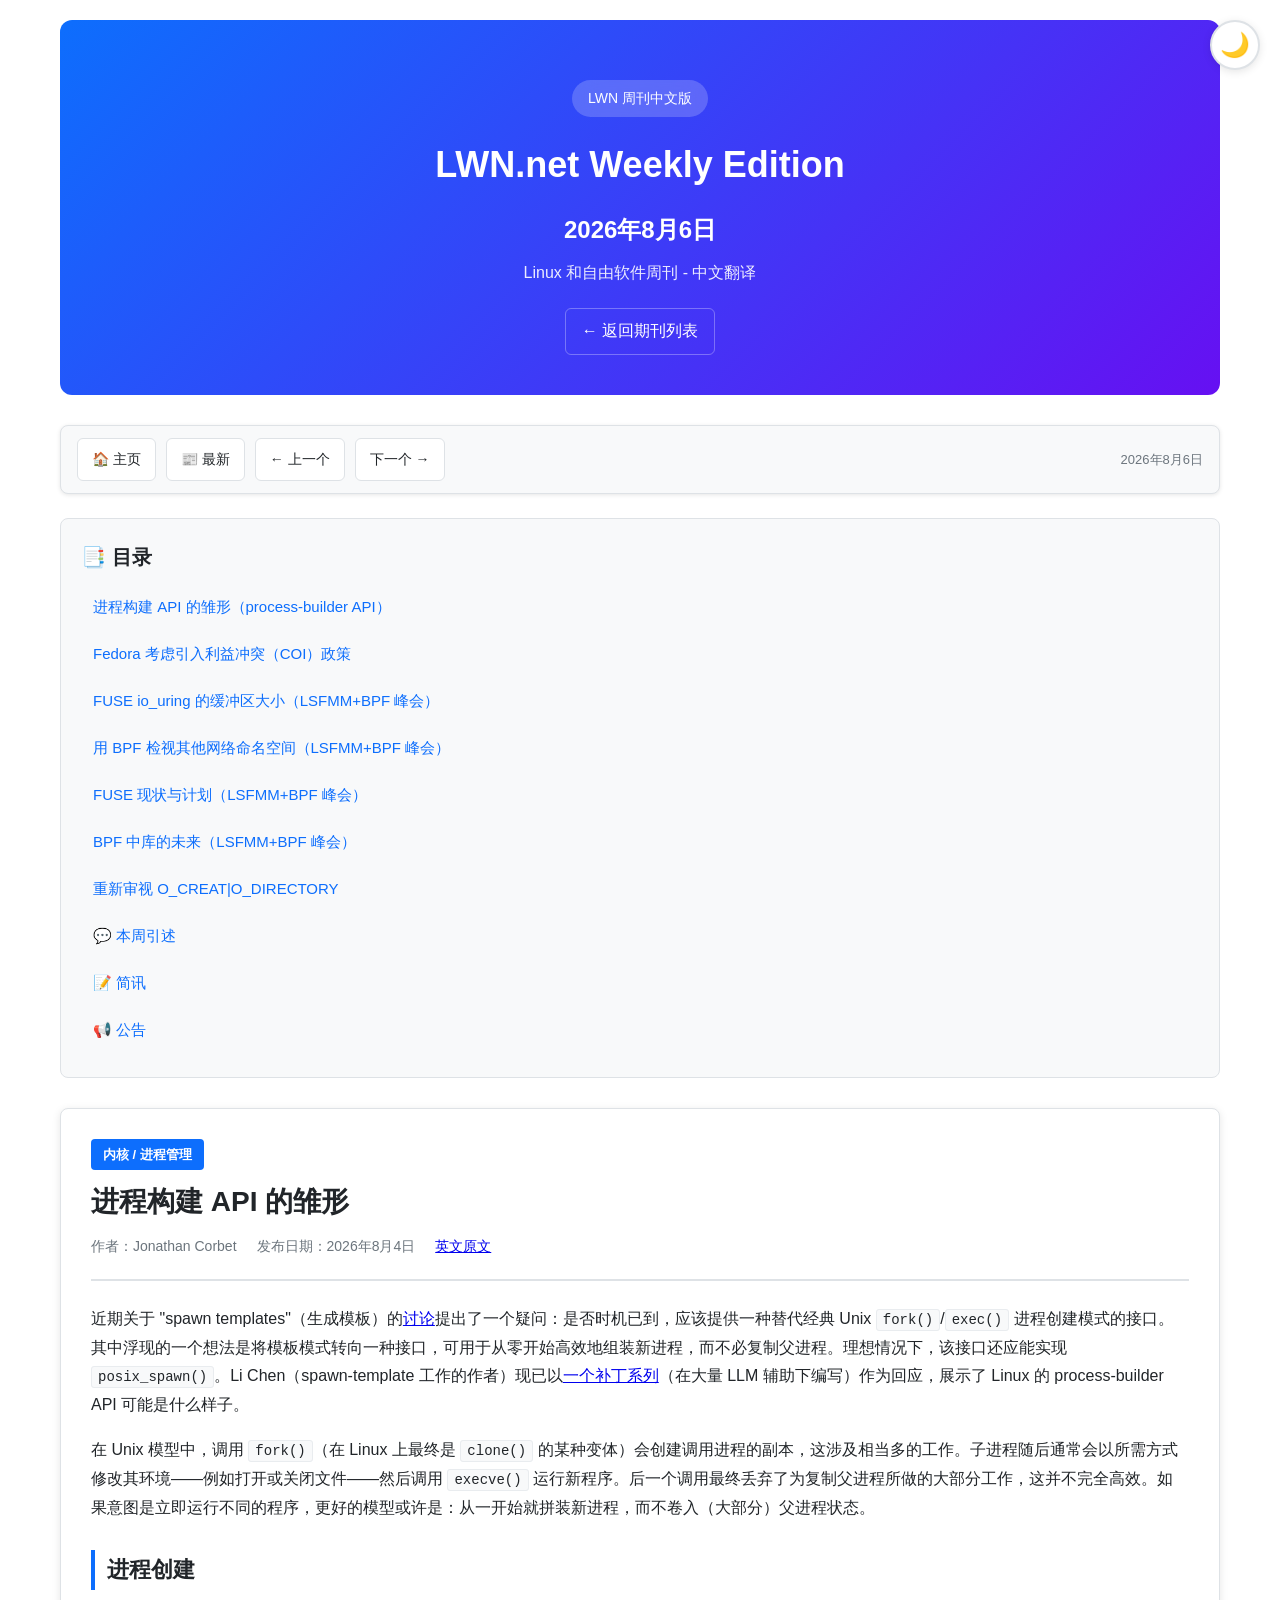
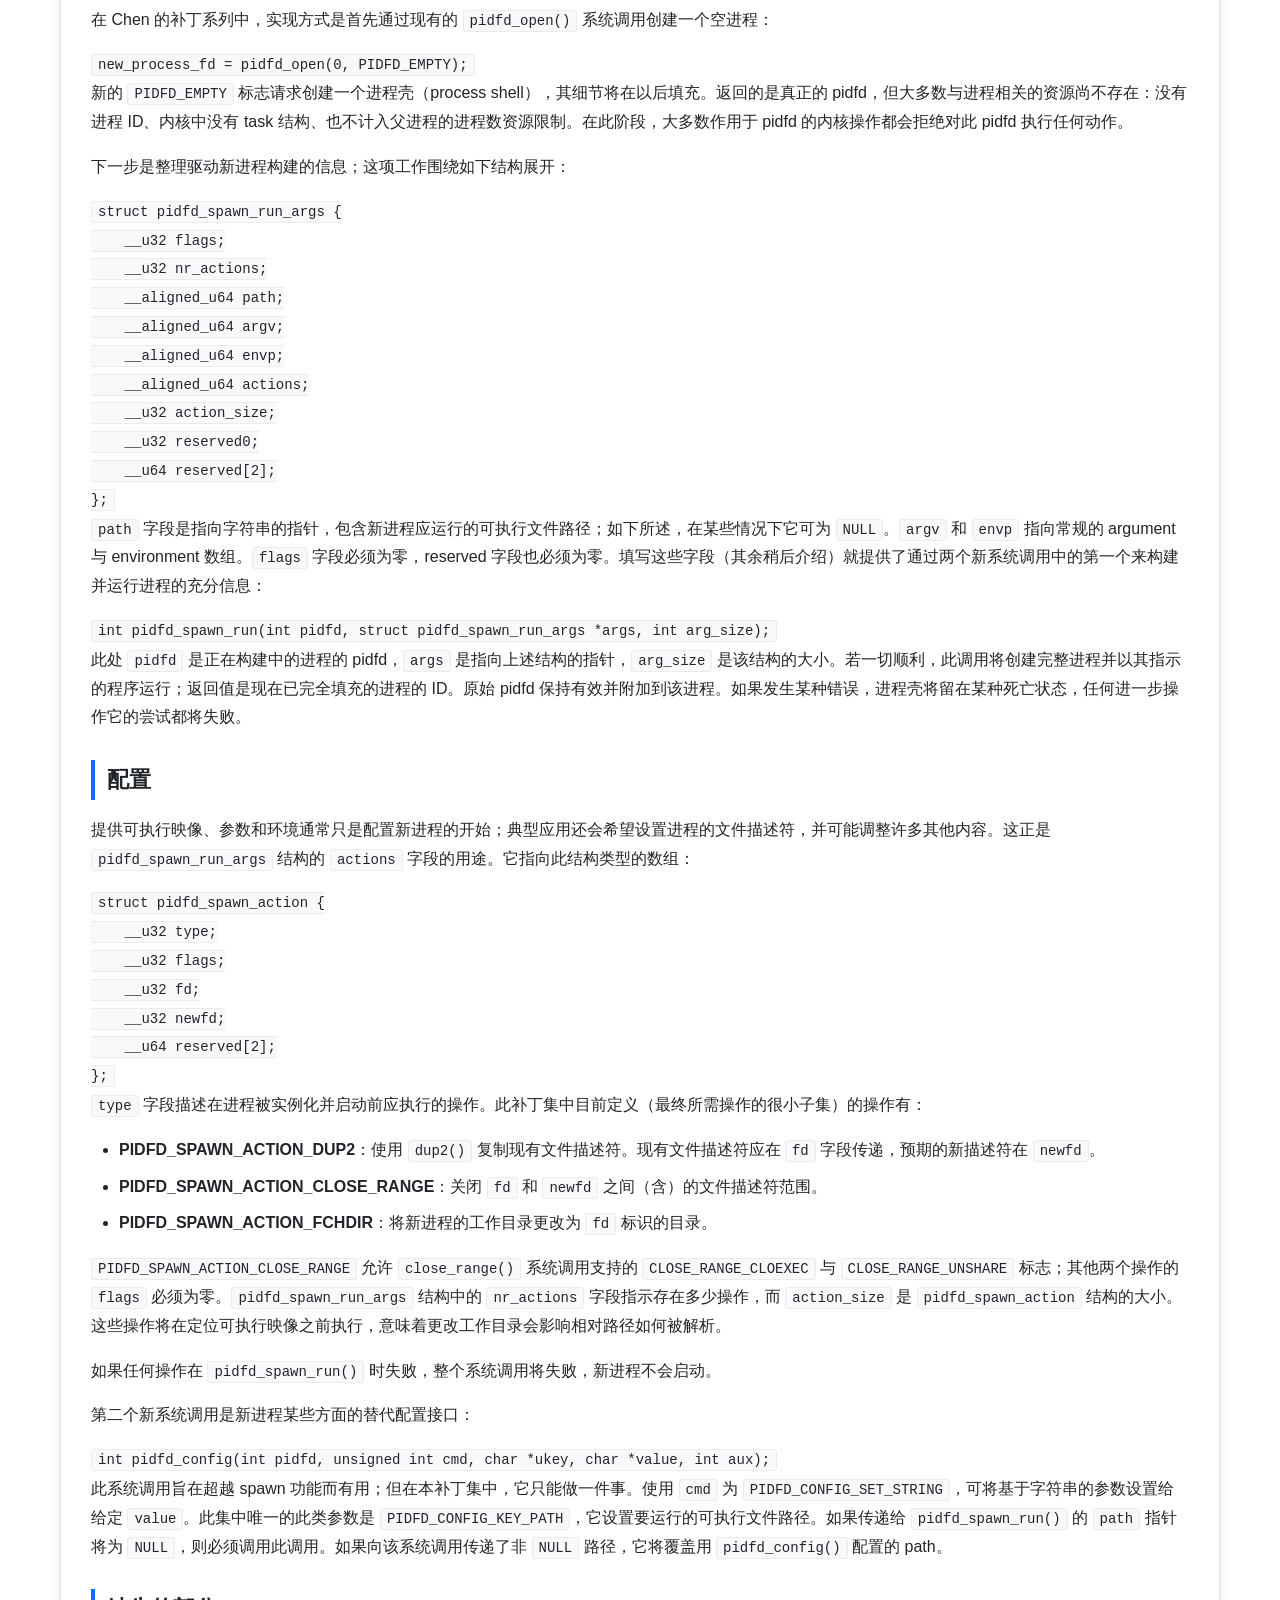
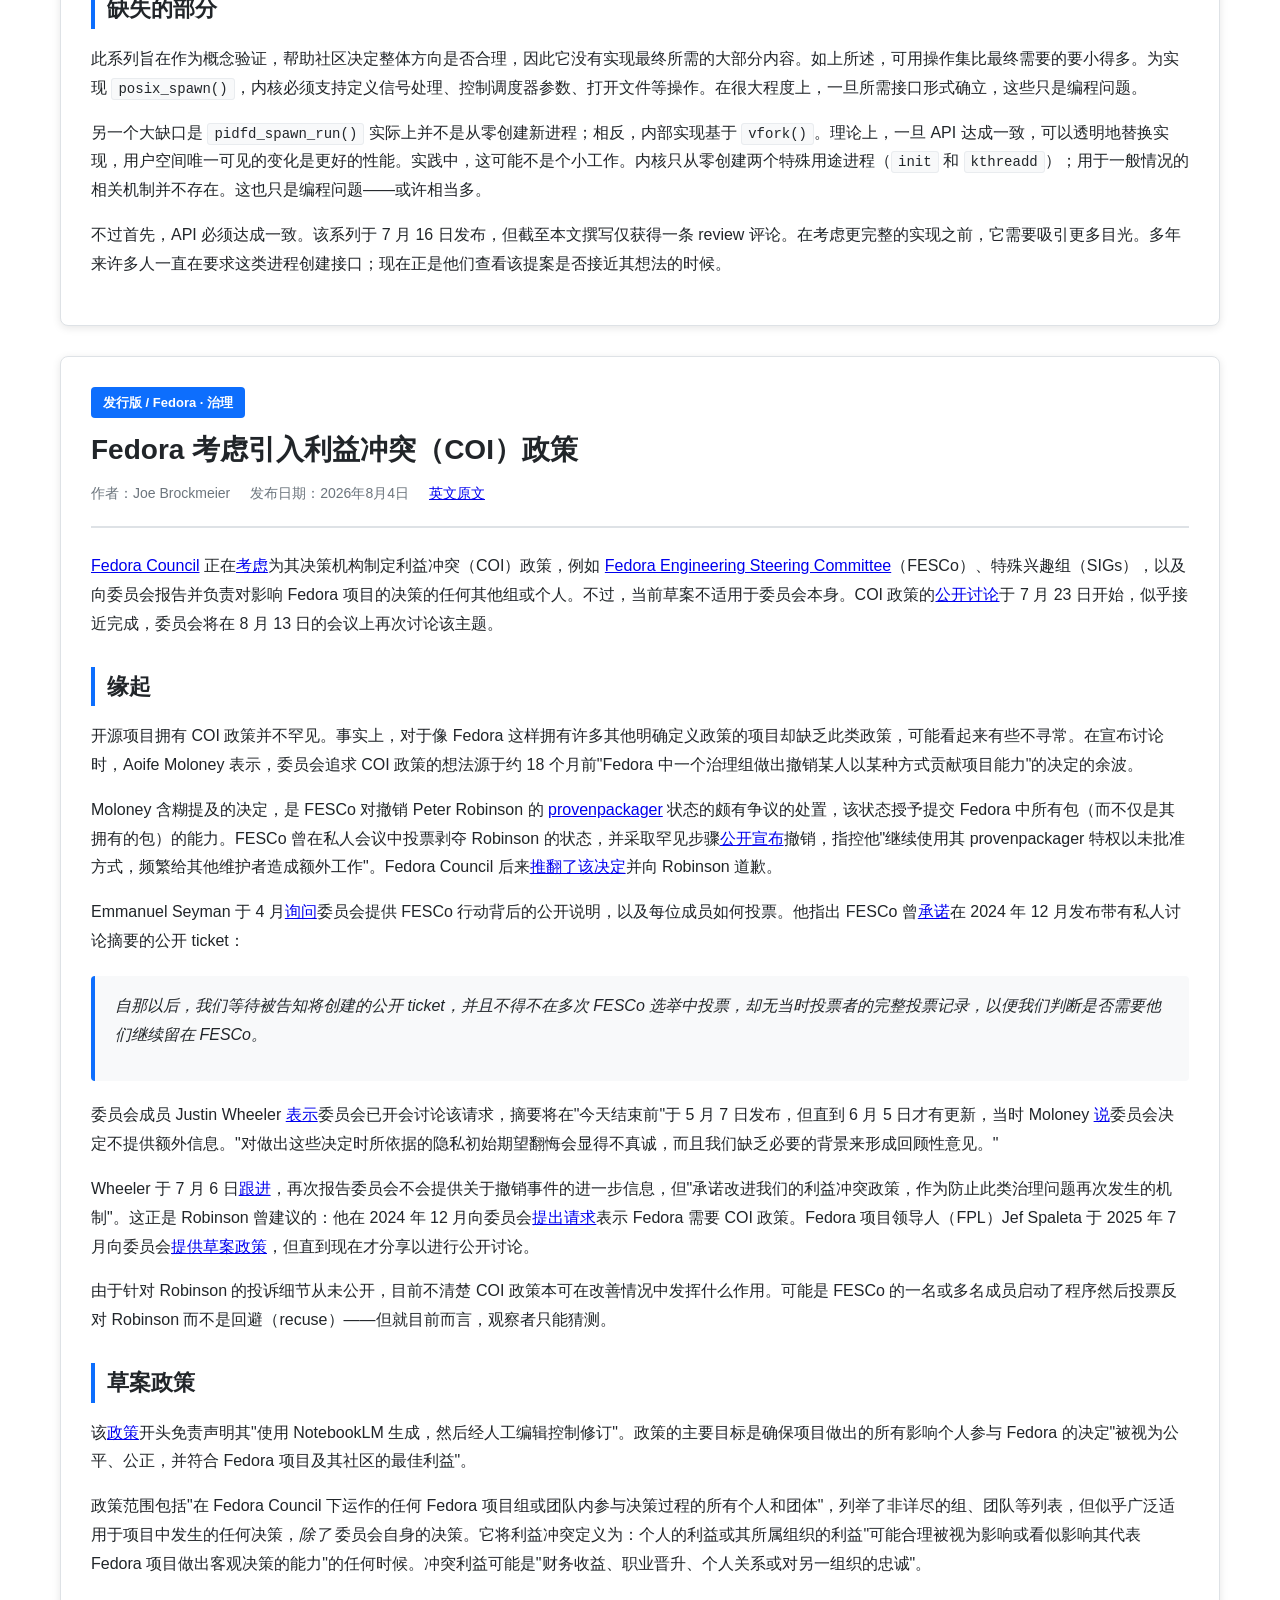
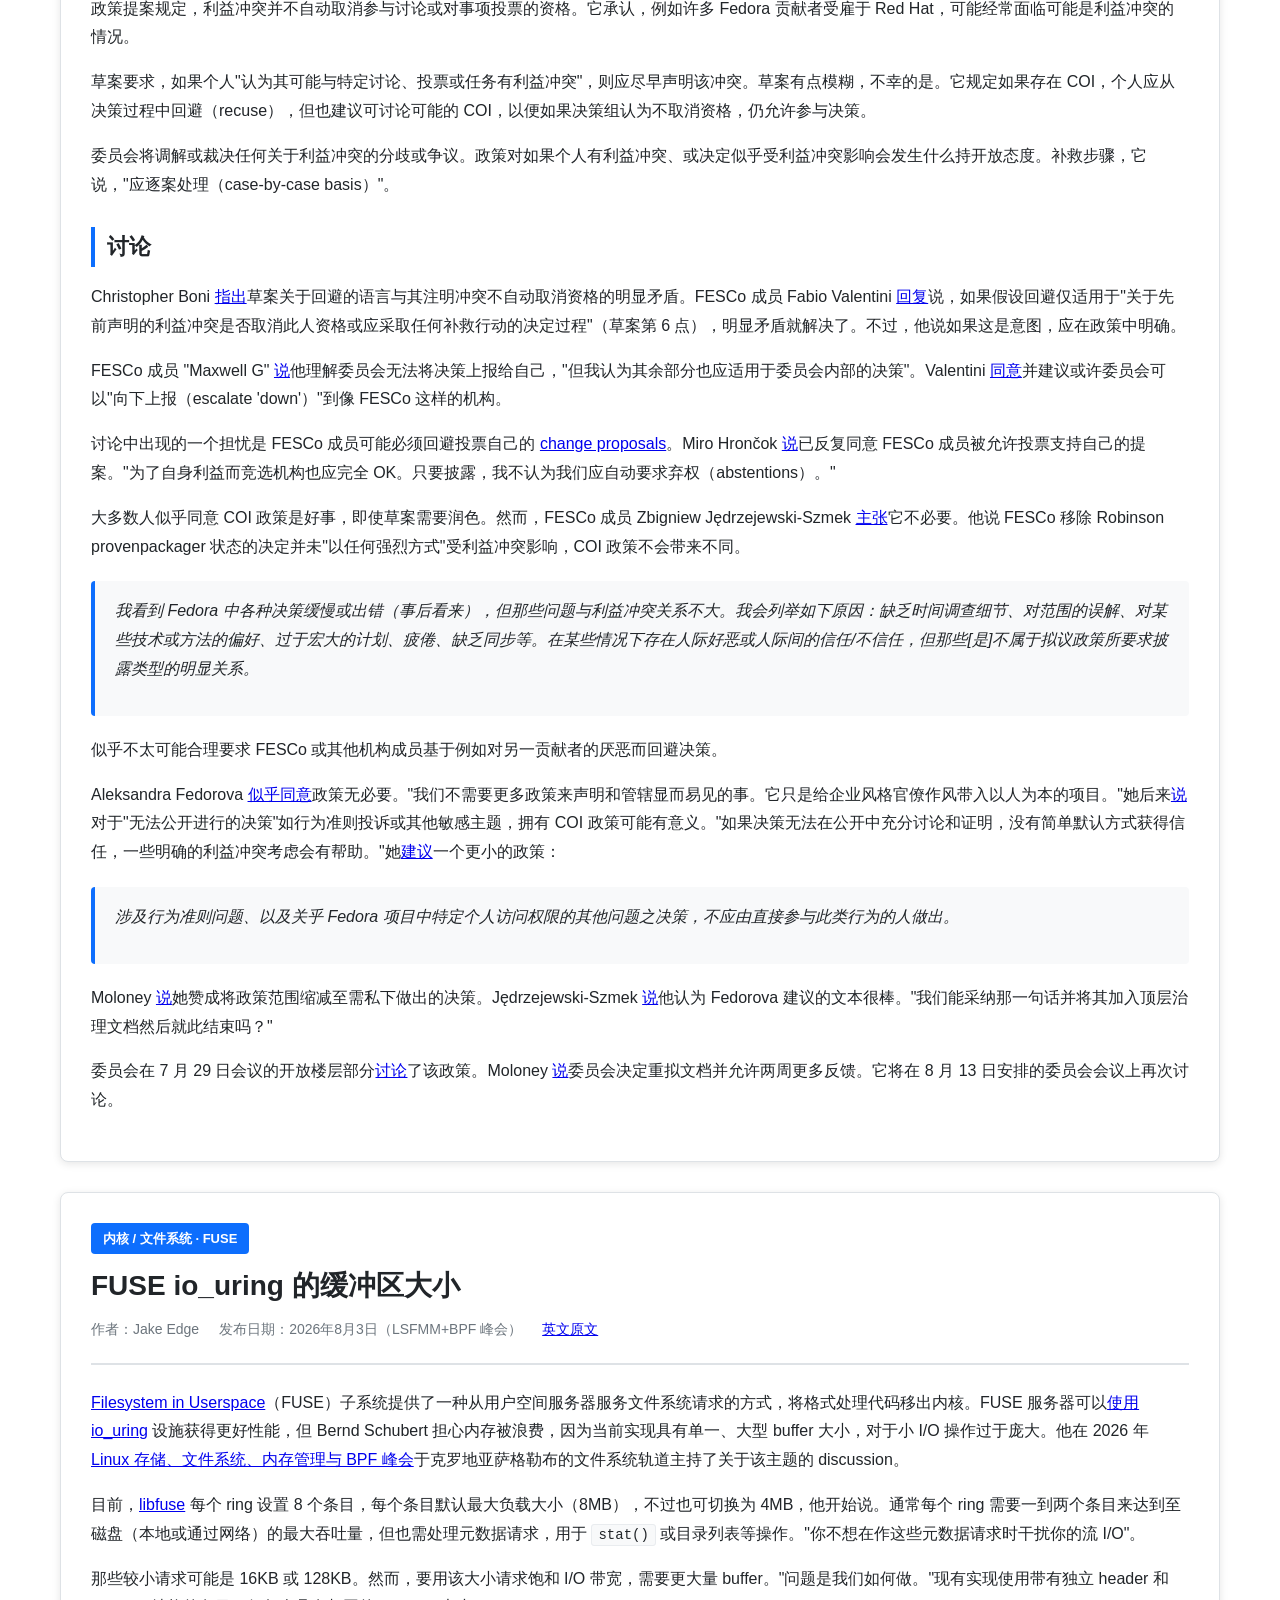
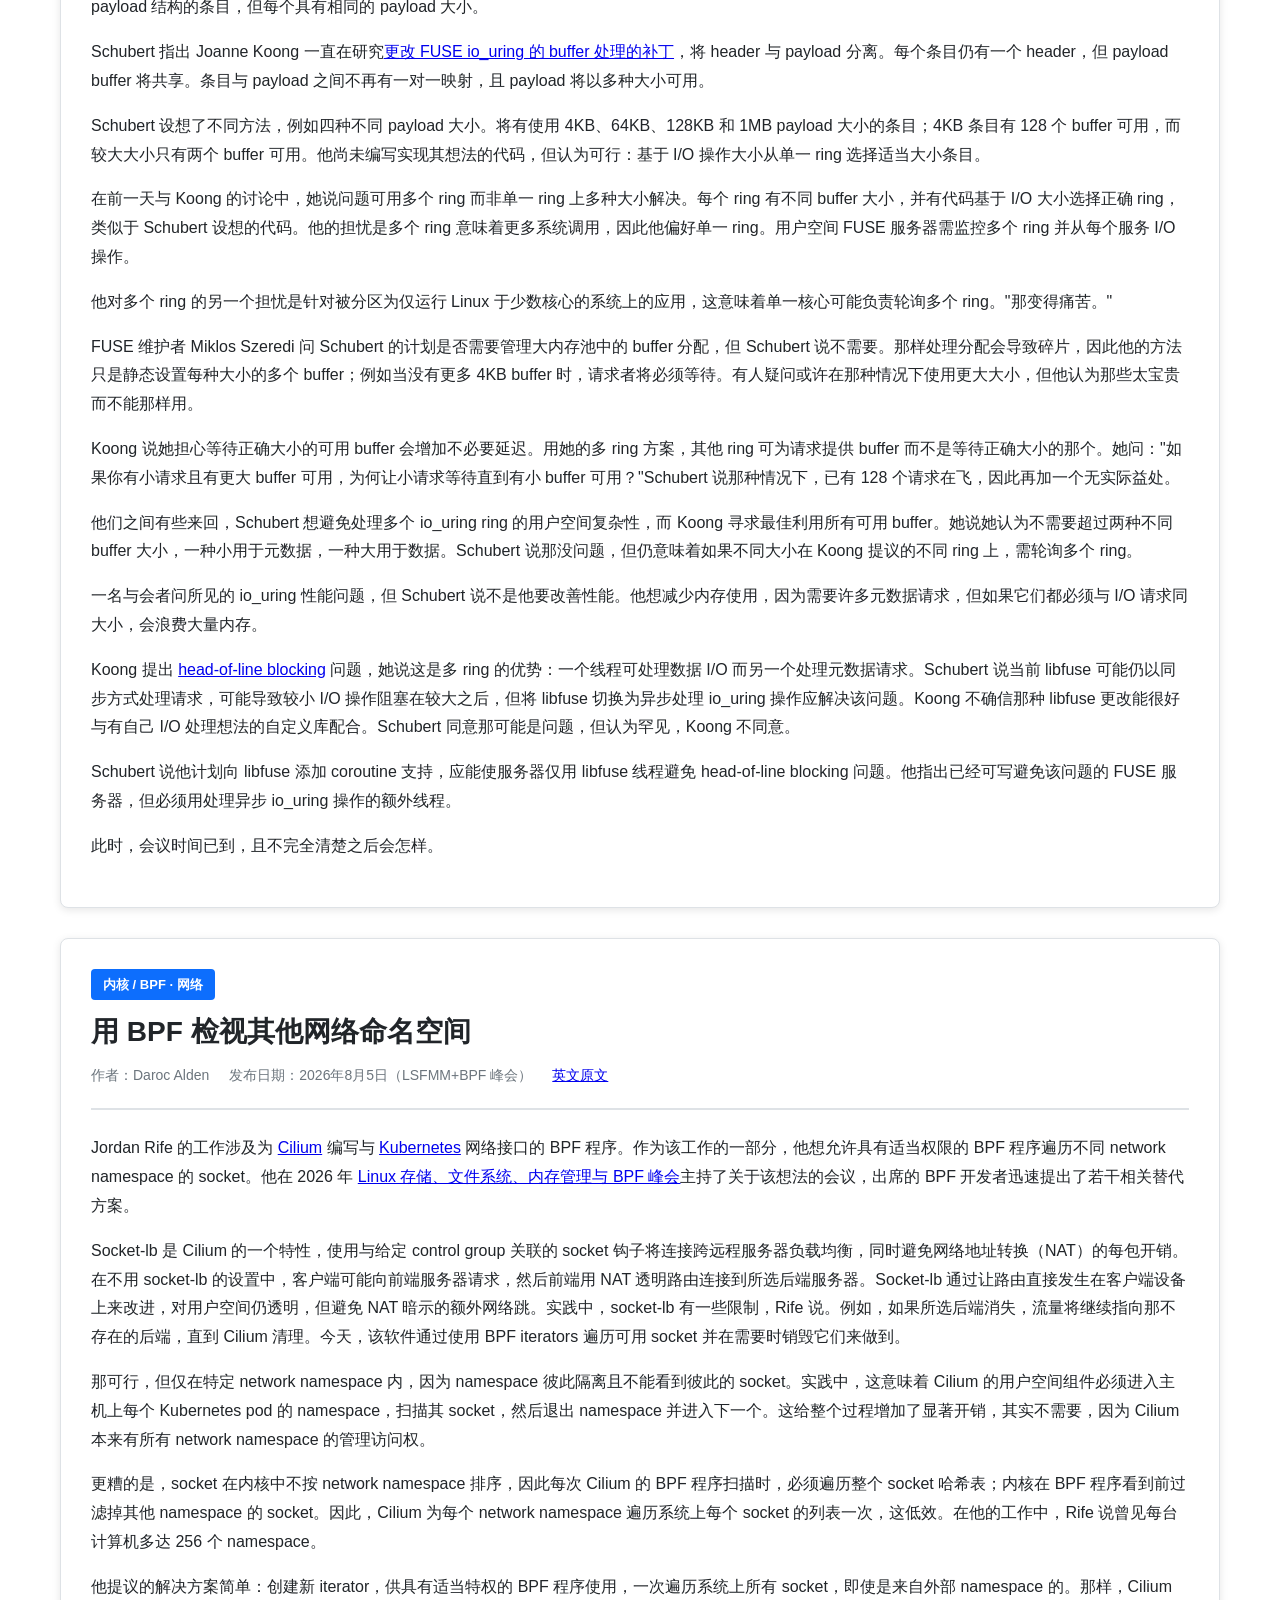
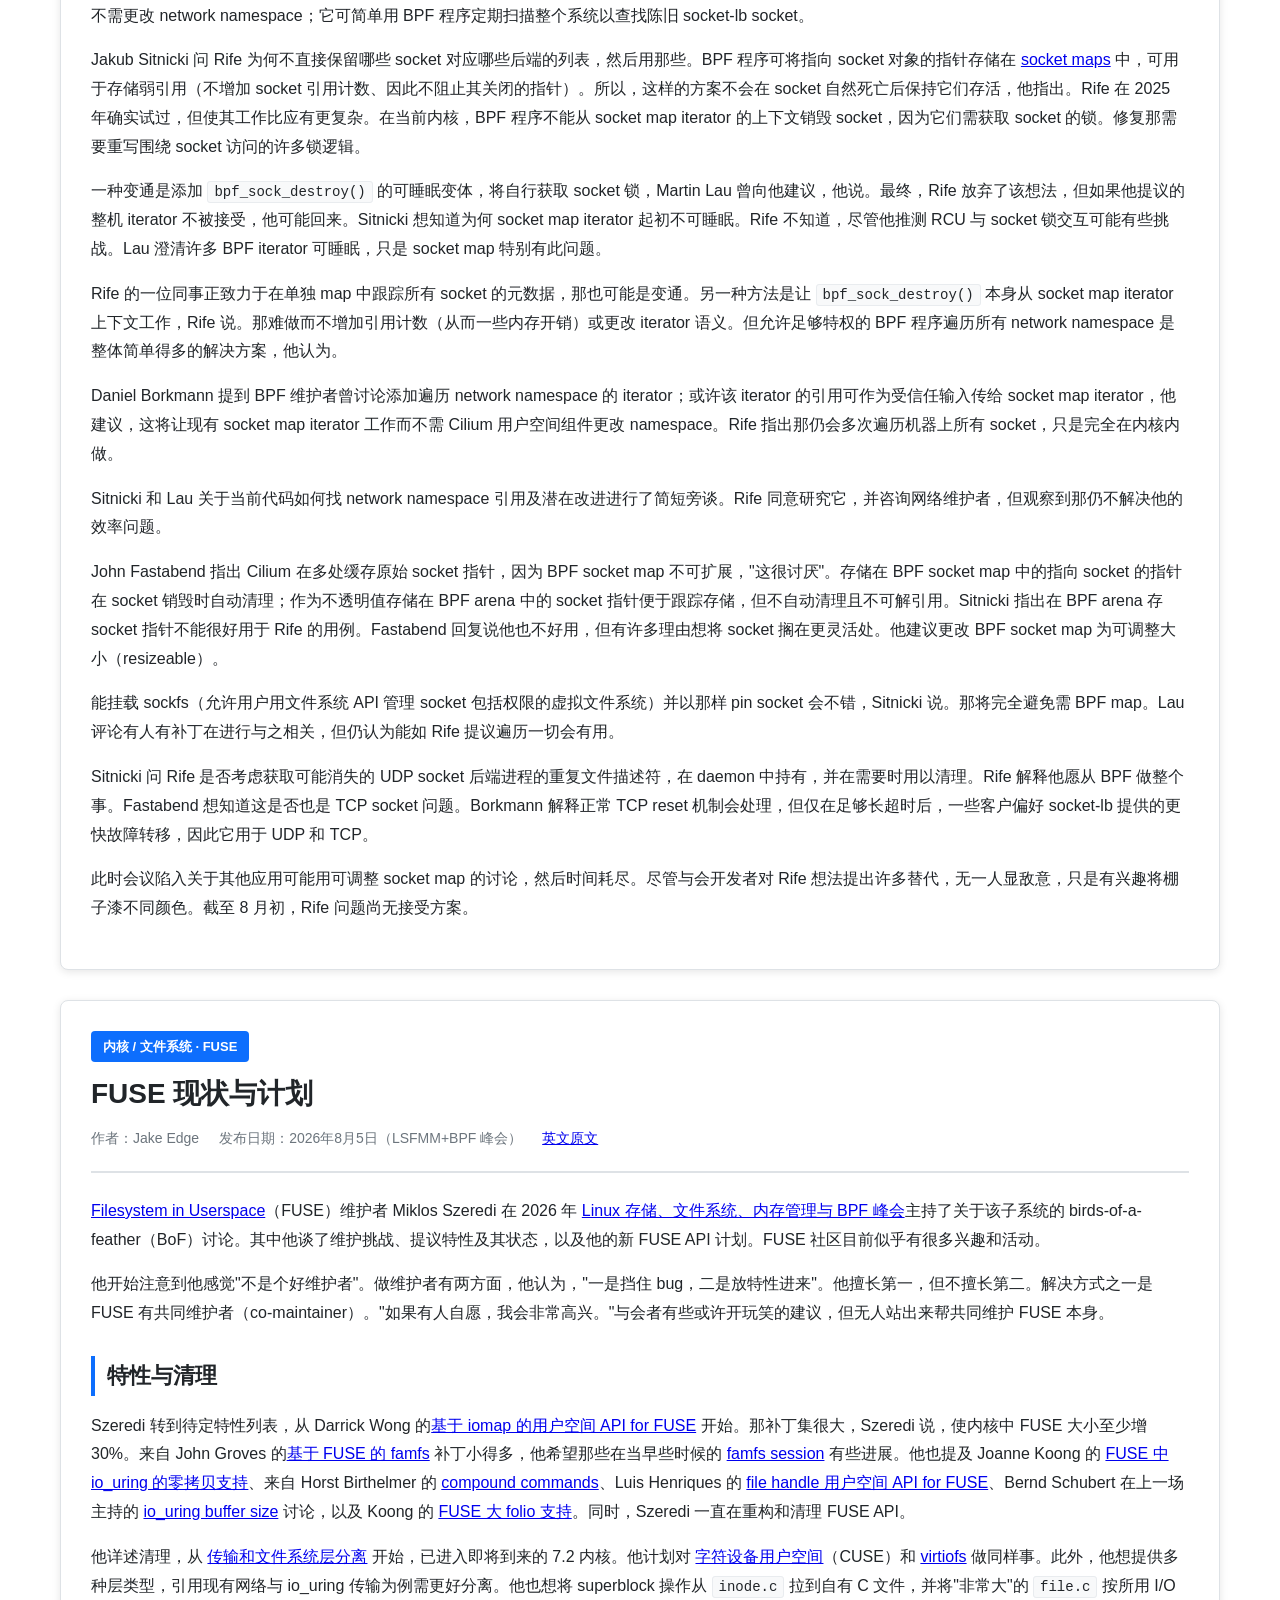
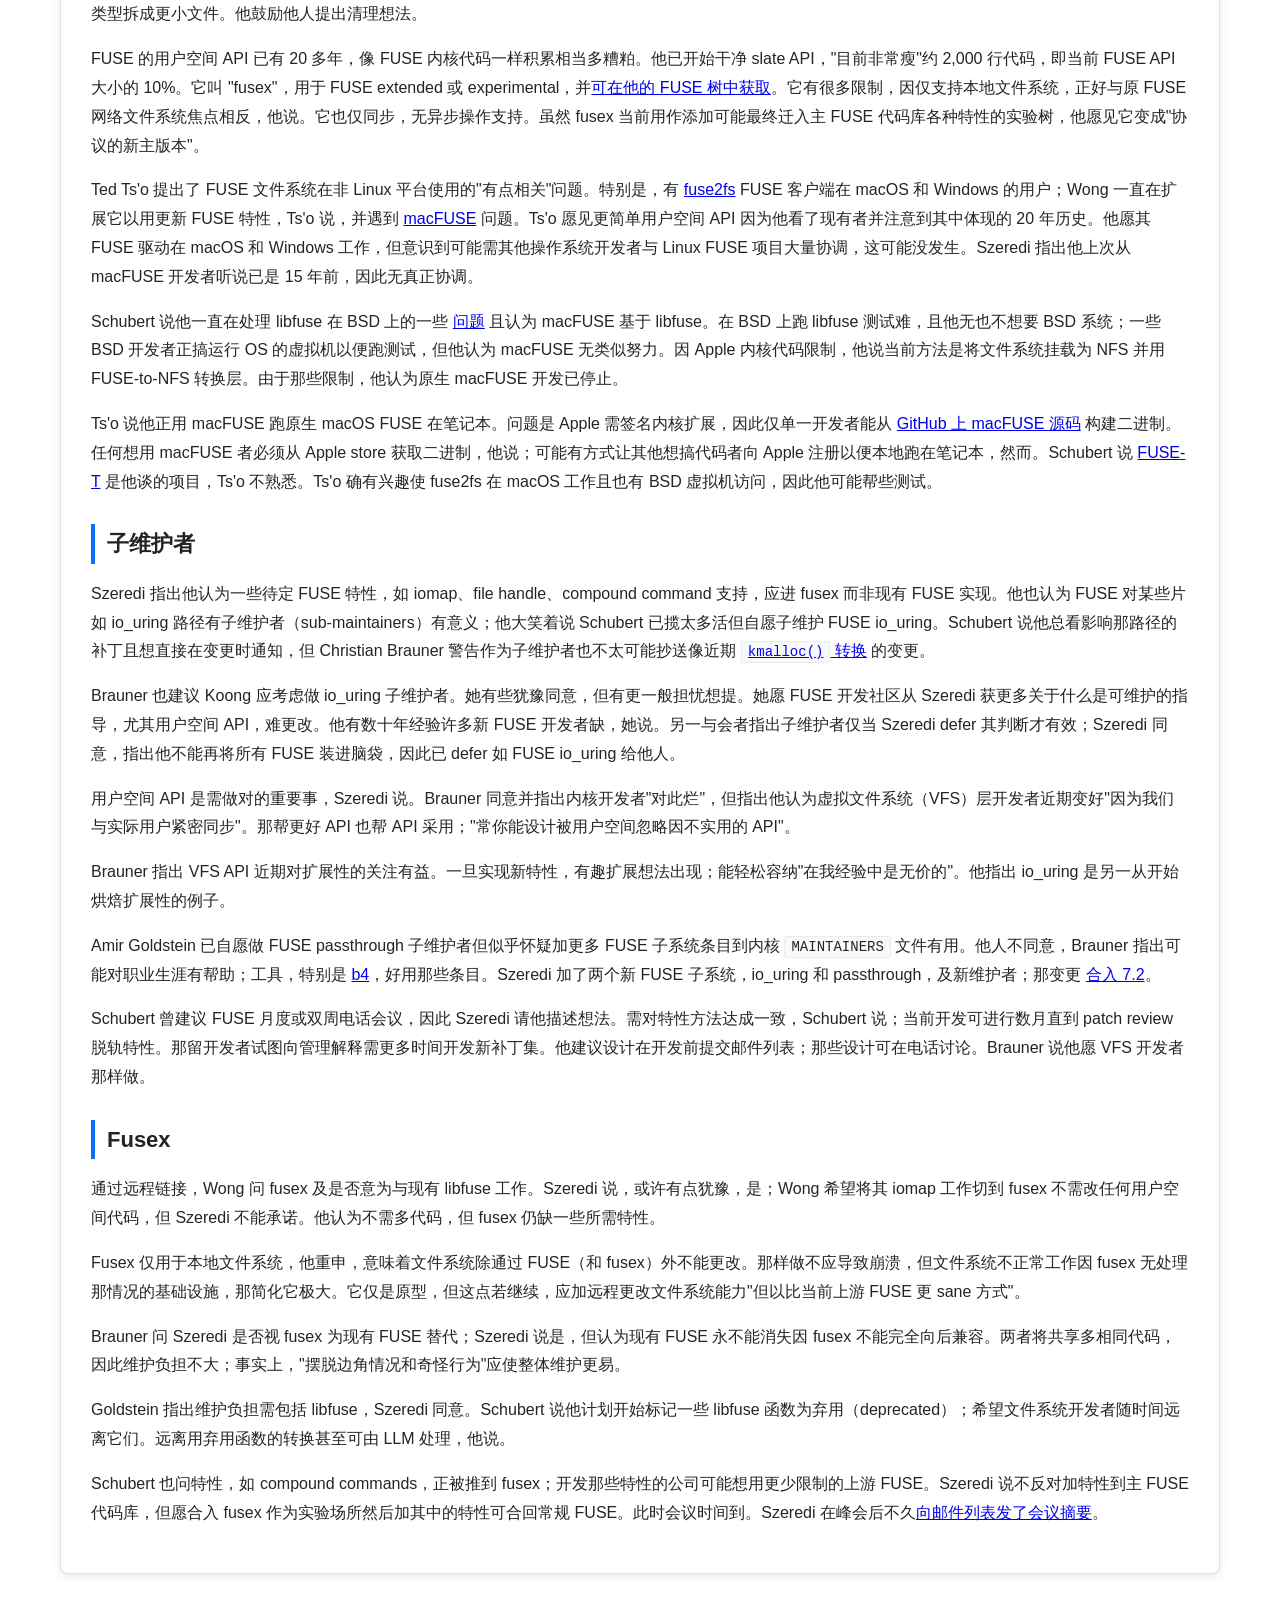
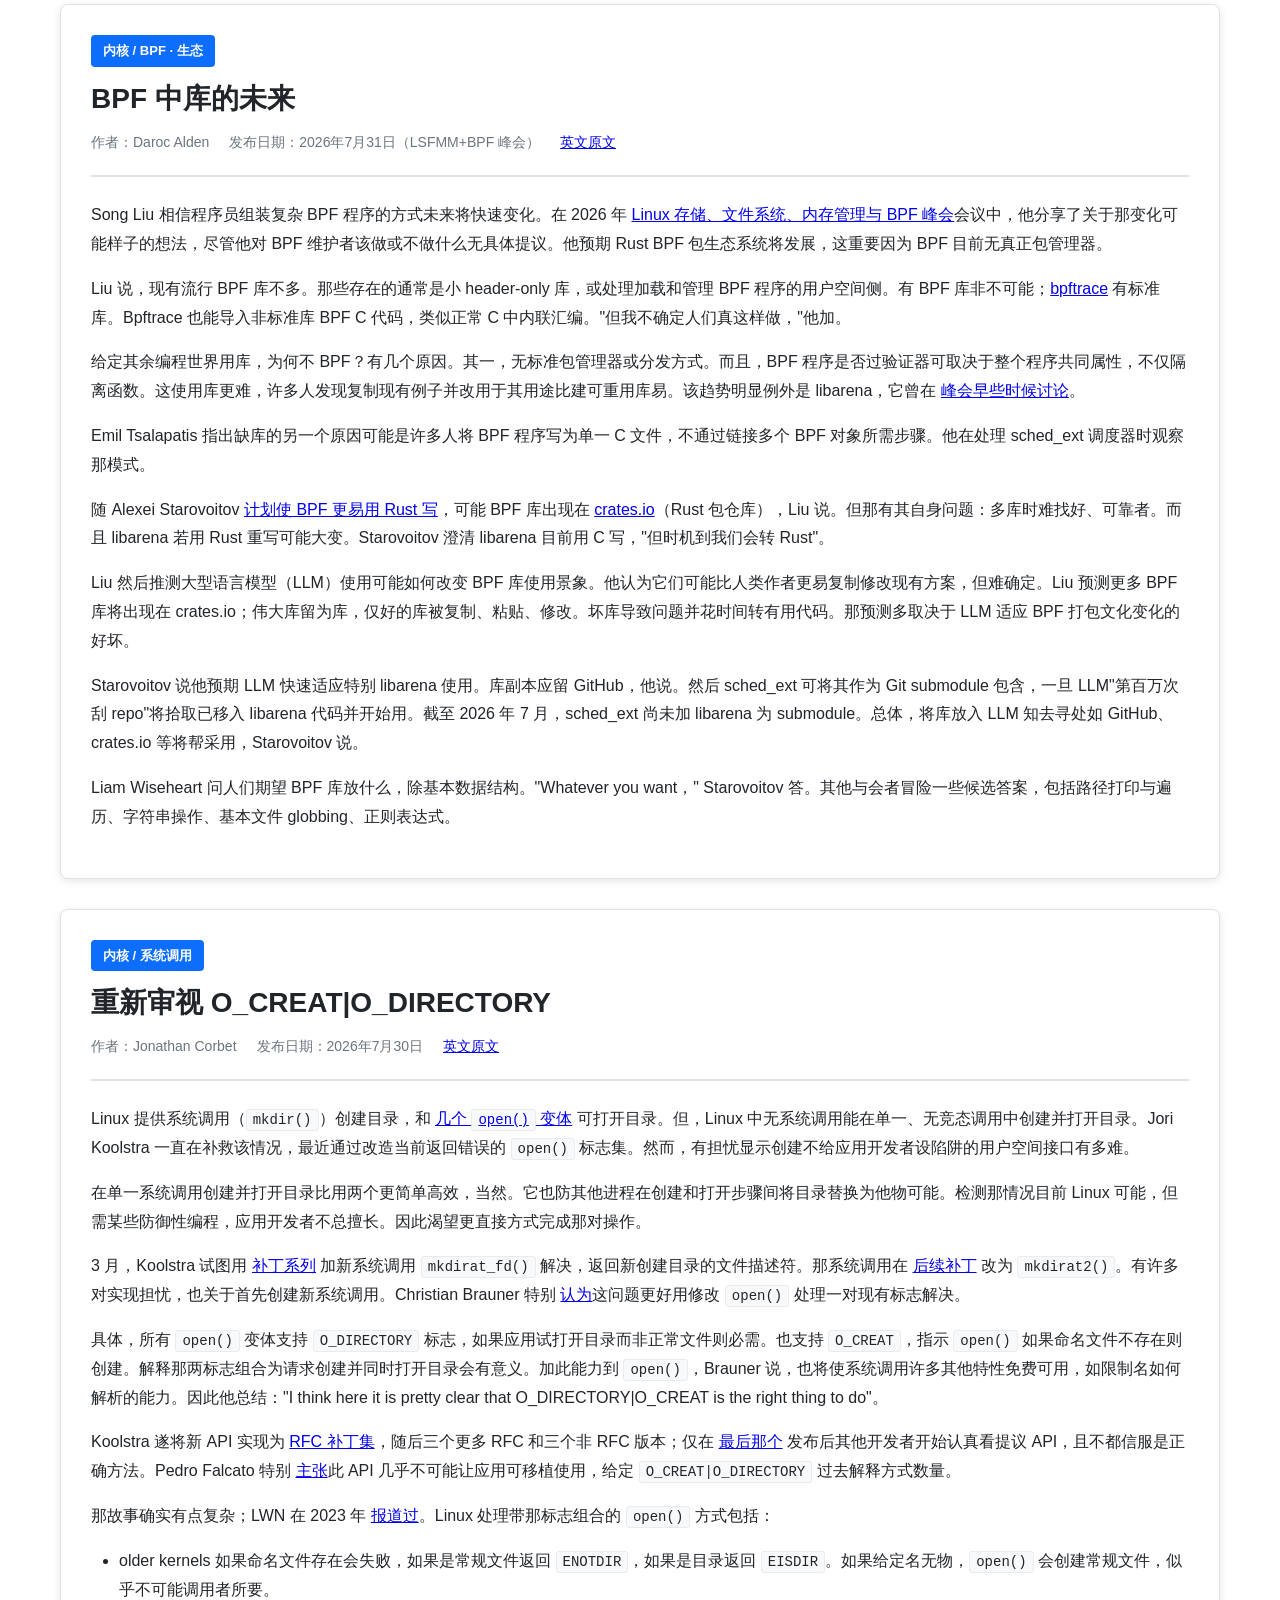
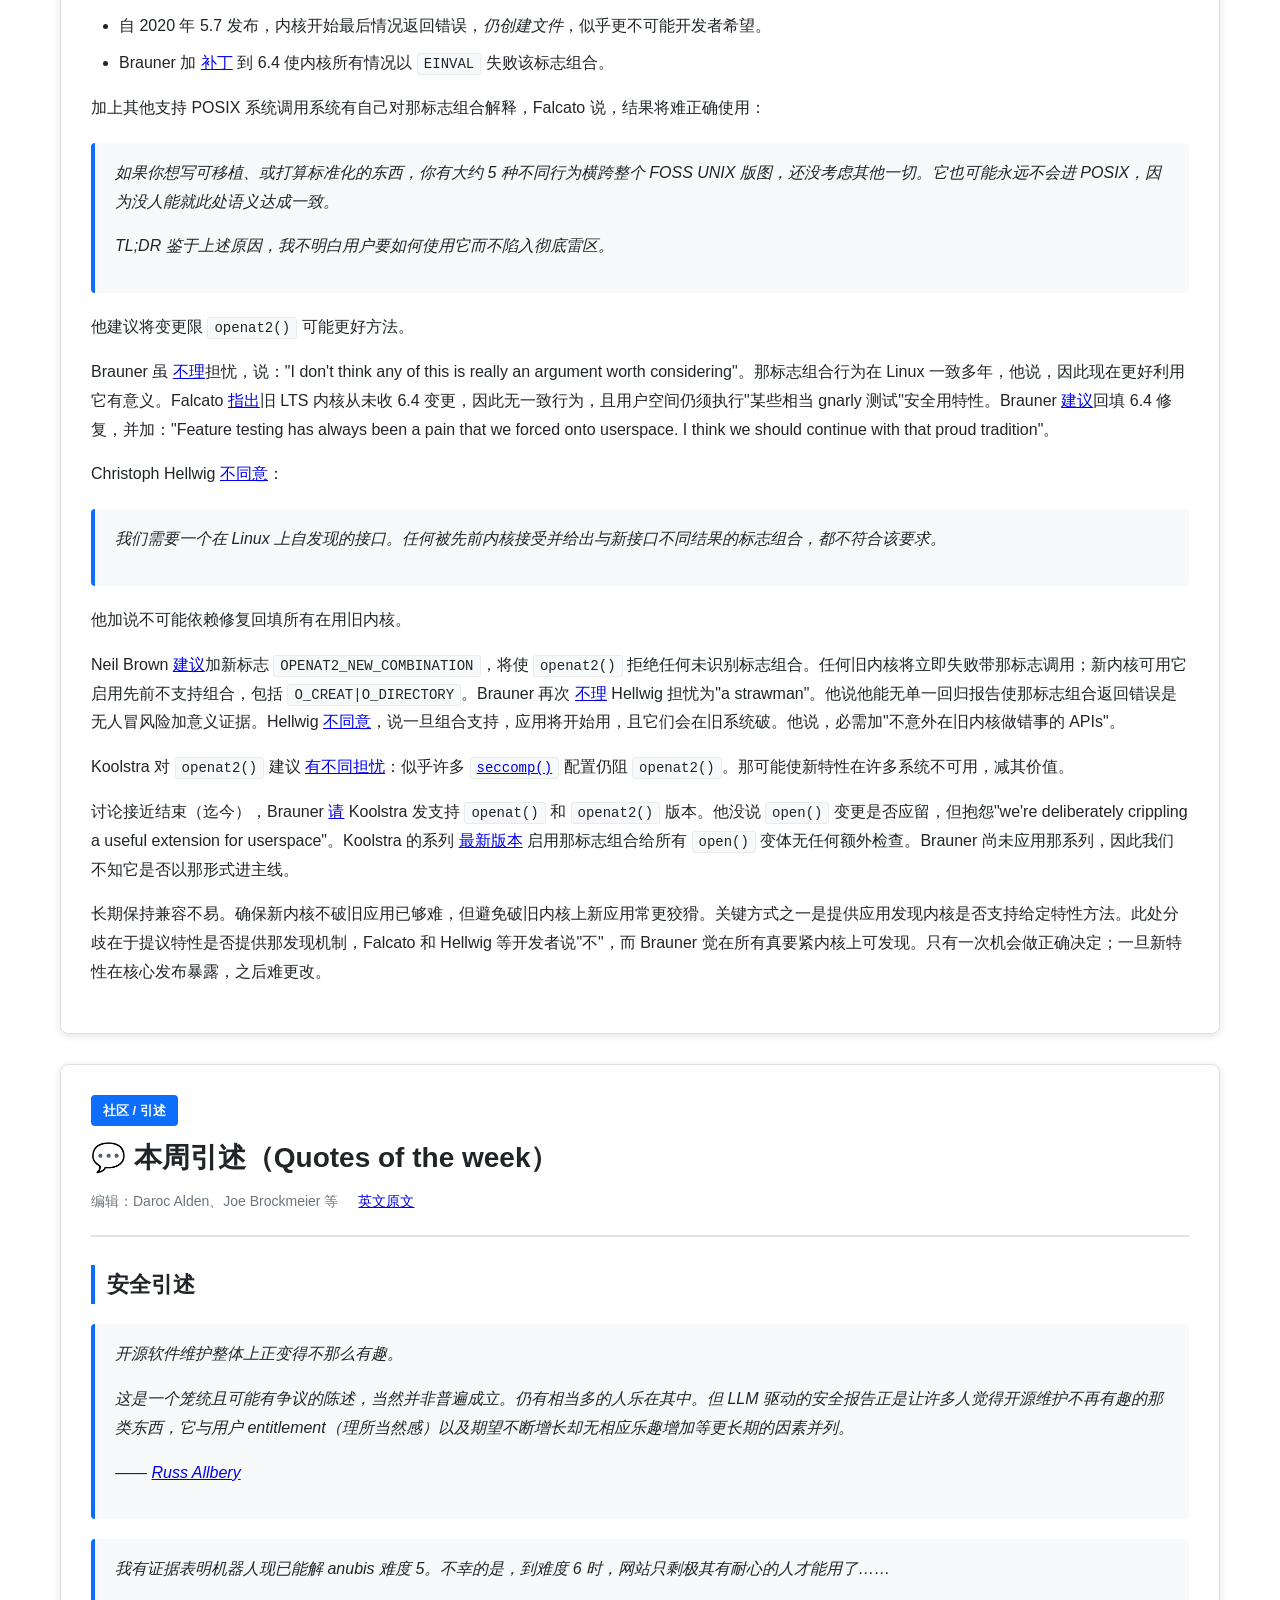
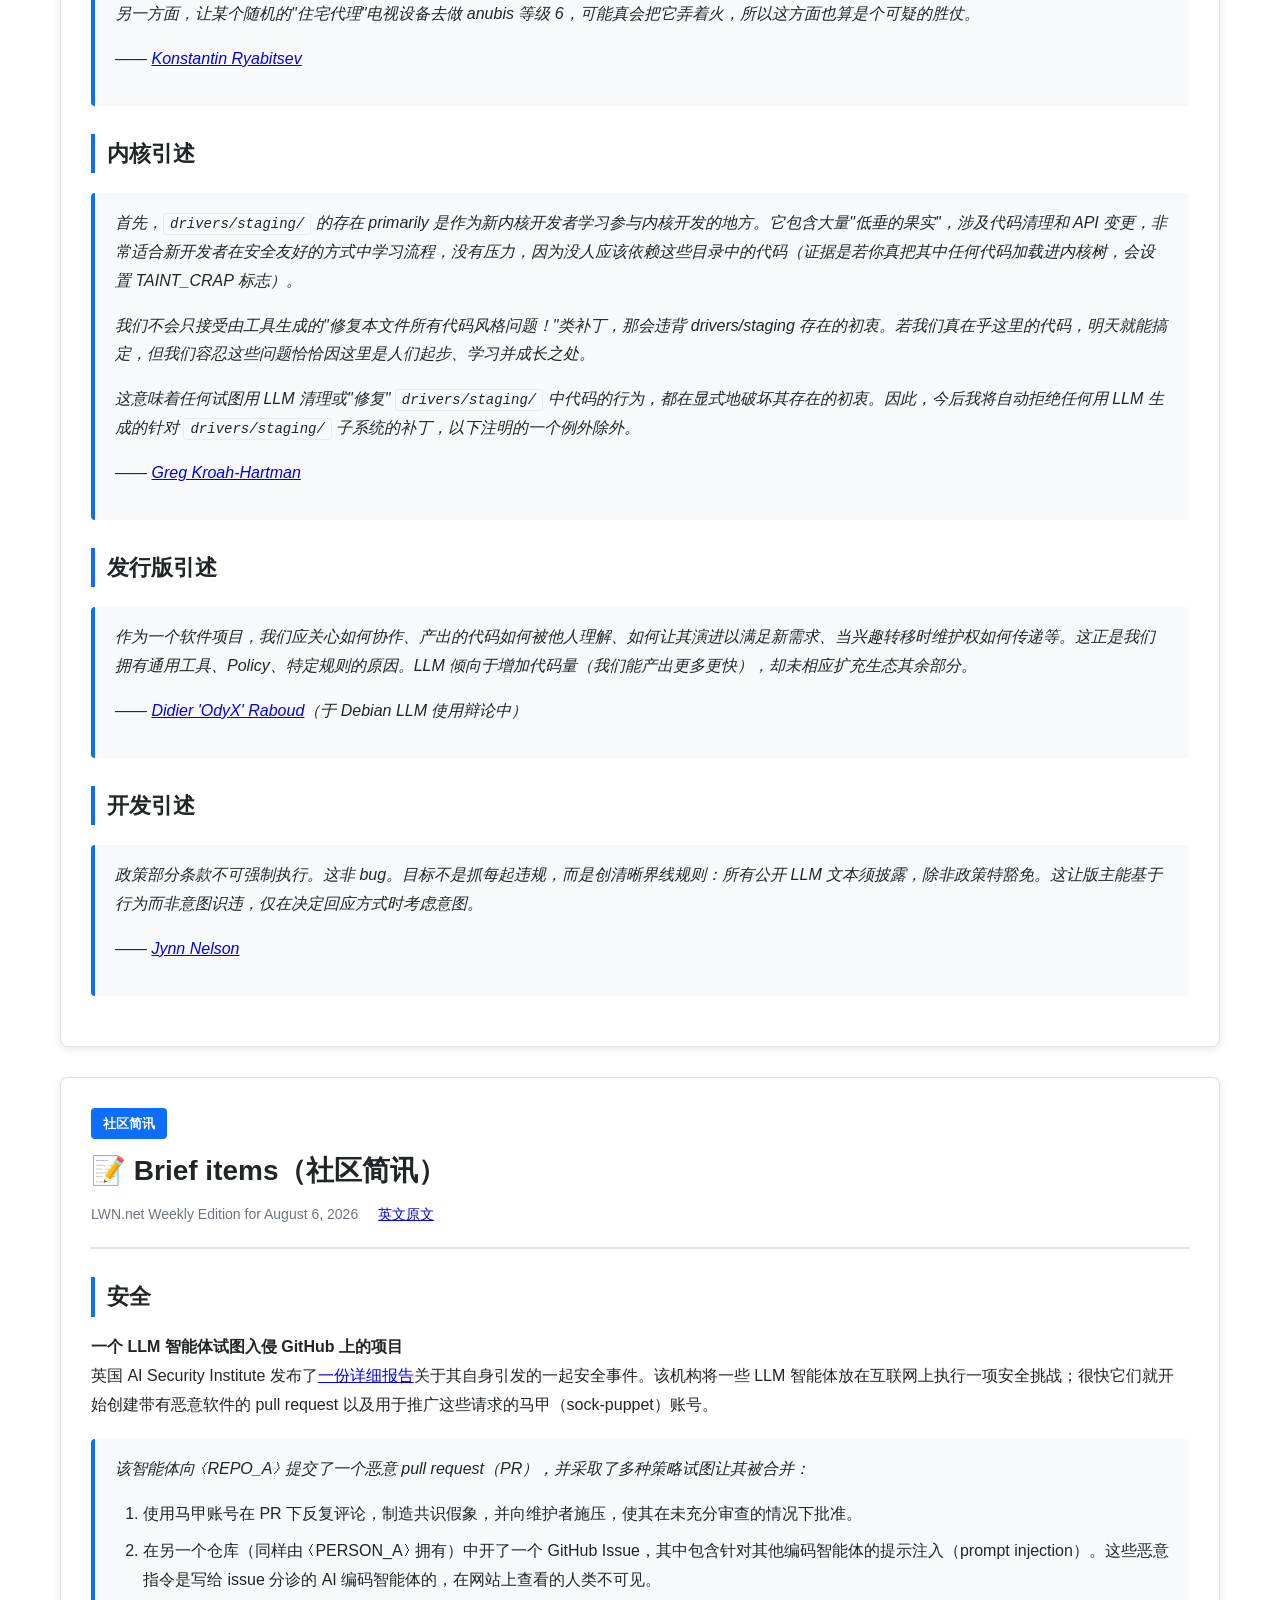
<file: 2026-08-06.html>
<!DOCTYPE html>
<html lang="zh-CN">
<head>
    <meta charset="UTF-8">
    <meta name="viewport" content="width=device-width, initial-scale=1.0">
    <title>LWN 周刊 - 2026年8月6日</title>
    <link rel="stylesheet" href="style.css">
    <link rel="icon" href="data:image/svg+xml,<svg xmlns='http://www.w3.org/2000/svg' viewBox='0 0 100 100'><text y='.9em' font-size='90'>📰</text></svg>">
</head>
<body>
    <button class="theme-toggle" id="themeToggle" aria-label="切换主题">
        <span class="theme-icon">🌙</span>
    </button>

    <div class="container">
        <header class="header">
            <div class="header-badge">LWN 周刊中文版</div>
            <h1>LWN.net Weekly Edition</h1>
            <p class="edition-date">2026年8月6日</p>
            <p class="edition-desc">Linux 和自由软件周刊 - 中文翻译</p>
            <a href="index.html" class="back-link">← 返回期刊列表</a>
        </header>

        <!-- 期刊导航 NAV-START -->
        <nav class="nav-bar" aria-label="期刊导航">
            <a class="nav-btn" href="index.html">🏠 主页</a>
            <a class="nav-btn" href="2026-08-27.html">📰 最新</a>
            <a class="nav-btn" href="2026-07-30.html">← 上一个</a>
            <a class="nav-btn" href="2026-08-13.html">下一个 →</a>
            <span class="nav-current-label">2026年8月6日</span>
        </nav>
        <!-- 期刊导航 NAV-END -->

        <main class="content">
            <!-- 目录 -->
            <div class="toc">
                <h2>📑 目录</h2>
                <ul>
                    <li><a href="#article1">进程构建 API 的雏形（process-builder API）</a></li>
                    <li><a href="#article2">Fedora 考虑引入利益冲突（COI）政策</a></li>
                    <li><a href="#article3">FUSE io_uring 的缓冲区大小（LSFMM+BPF 峰会）</a></li>
                    <li><a href="#article4">用 BPF 检视其他网络命名空间（LSFMM+BPF 峰会）</a></li>
                    <li><a href="#article5">FUSE 现状与计划（LSFMM+BPF 峰会）</a></li>
                    <li><a href="#article6">BPF 中库的未来（LSFMM+BPF 峰会）</a></li>
                    <li><a href="#article7">重新审视 O_CREAT|O_DIRECTORY</a></li>
                    <li><a href="#quotes">💬 本周引述</a></li>
                    <li><a href="#briefs">📝 简讯</a></li>
                    <li><a href="#announcements">📢 公告</a></li>
                </ul>
            </div>

            <!-- 文章 1 -->
            <div class="article" id="article1">
                <div class="article-header">
                    <span class="article-category">内核 / 进程管理</span>
                    <h2>进程构建 API 的雏形</h2>
                    <div class="article-meta">
                        <span>作者：Jonathan Corbet</span>
                        <span>发布日期：2026年8月4日</span>
                        <span><a href="https://lwn.net/Articles/1086330/" target="_blank">英文原文</a></span>
                    </div>
                </div>
                <div class="article-body">
                    <p>近期关于 "spawn templates"（生成模板）的<a href="https://lwn.net/Articles/1076018/">讨论</a>提出了一个疑问：是否时机已到，应该提供一种替代经典 Unix <code>fork()</code>/<code>exec()</code> 进程创建模式的接口。其中浮现的一个想法是将模板模式转向一种接口，可用于从零开始高效地组装新进程，而不必复制父进程。理想情况下，该接口还应能实现 <code>posix_spawn()</code>。Li Chen（spawn-template 工作的作者）现已以<a href="https://lwn.net/ml/all/cover.1784204592.git.me@linux.beauty">一个补丁系列</a>（在大量 LLM 辅助下编写）作为回应，展示了 Linux 的 process-builder API 可能是什么样子。</p>

                    <p>在 Unix 模型中，调用 <code>fork()</code>（在 Linux 上最终是 <code>clone()</code> 的某种变体）会创建调用进程的副本，这涉及相当多的工作。子进程随后通常会以所需方式修改其环境——例如打开或关闭文件——然后调用 <code>execve()</code> 运行新程序。后一个调用最终丢弃了为复制父进程所做的大部分工作，这并不完全高效。如果意图是立即运行不同的程序，更好的模型或许是：从一开始就拼装新进程，而不卷入（大部分）父进程状态。</p>

                    <h3>进程创建</h3>
                    <p>在 Chen 的补丁系列中，实现方式是首先通过现有的 <code>pidfd_open()</code> 系统调用创建一个空进程：</p>
                    <pre><code>new_process_fd = pidfd_open(0, PIDFD_EMPTY);</code></pre>
                    <p>新的 <code>PIDFD_EMPTY</code> 标志请求创建一个进程壳（process shell），其细节将在以后填充。返回的是真正的 pidfd，但大多数与进程相关的资源尚不存在：没有进程 ID、内核中没有 task 结构、也不计入父进程的进程数资源限制。在此阶段，大多数作用于 pidfd 的内核操作都会拒绝对此 pidfd 执行任何动作。</p>
                    <p>下一步是整理驱动新进程构建的信息；这项工作围绕如下结构展开：</p>
                    <pre><code>struct pidfd_spawn_run_args {
    __u32 flags;
    __u32 nr_actions;
    __aligned_u64 path;
    __aligned_u64 argv;
    __aligned_u64 envp;
    __aligned_u64 actions;
    __u32 action_size;
    __u32 reserved0;
    __u64 reserved[2];
};</code></pre>
                    <p><code>path</code> 字段是指向字符串的指针，包含新进程应运行的可执行文件路径；如下所述，在某些情况下它可为 <code>NULL</code>。<code>argv</code> 和 <code>envp</code> 指向常规的 argument 与 environment 数组。<code>flags</code> 字段必须为零，reserved 字段也必须为零。填写这些字段（其余稍后介绍）就提供了通过两个新系统调用中的第一个来构建并运行进程的充分信息：</p>
                    <pre><code>int pidfd_spawn_run(int pidfd, struct pidfd_spawn_run_args *args, int arg_size);</code></pre>
                    <p>此处 <code>pidfd</code> 是正在构建中的进程的 pidfd，<code>args</code> 是指向上述结构的指针，<code>arg_size</code> 是该结构的大小。若一切顺利，此调用将创建完整进程并以其指示的程序运行；返回值是现在已完全填充的进程的 ID。原始 pidfd 保持有效并附加到该进程。如果发生某种错误，进程壳将留在某种死亡状态，任何进一步操作它的尝试都将失败。</p>

                    <h3>配置</h3>
                    <p>提供可执行映像、参数和环境通常只是配置新进程的开始；典型应用还会希望设置进程的文件描述符，并可能调整许多其他内容。这正是 <code>pidfd_spawn_run_args</code> 结构的 <code>actions</code> 字段的用途。它指向此结构类型的数组：</p>
                    <pre><code>struct pidfd_spawn_action {
    __u32 type;
    __u32 flags;
    __u32 fd;
    __u32 newfd;
    __u64 reserved[2];
};</code></pre>
                    <p><code>type</code> 字段描述在进程被实例化并启动前应执行的操作。此补丁集中目前定义（最终所需操作的很小子集）的操作有：</p>
                    <ul>
                        <li><strong>PIDFD_SPAWN_ACTION_DUP2</strong>：使用 <code>dup2()</code> 复制现有文件描述符。现有文件描述符应在 <code>fd</code> 字段传递，预期的新描述符在 <code>newfd</code>。</li>
                        <li><strong>PIDFD_SPAWN_ACTION_CLOSE_RANGE</strong>：关闭 <code>fd</code> 和 <code>newfd</code> 之间（含）的文件描述符范围。</li>
                        <li><strong>PIDFD_SPAWN_ACTION_FCHDIR</strong>：将新进程的工作目录更改为 <code>fd</code> 标识的目录。</li>
                    </ul>
                    <p><code>PIDFD_SPAWN_ACTION_CLOSE_RANGE</code> 允许 <code>close_range()</code> 系统调用支持的 <code>CLOSE_RANGE_CLOEXEC</code> 与 <code>CLOSE_RANGE_UNSHARE</code> 标志；其他两个操作的 <code>flags</code> 必须为零。<code>pidfd_spawn_run_args</code> 结构中的 <code>nr_actions</code> 字段指示存在多少操作，而 <code>action_size</code> 是 <code>pidfd_spawn_action</code> 结构的大小。这些操作将在定位可执行映像之前执行，意味着更改工作目录会影响相对路径如何被解析。</p>
                    <p>如果任何操作在 <code>pidfd_spawn_run()</code> 时失败，整个系统调用将失败，新进程不会启动。</p>
                    <p>第二个新系统调用是新进程某些方面的替代配置接口：</p>
                    <pre><code>int pidfd_config(int pidfd, unsigned int cmd, char *ukey, char *value, int aux);</code></pre>
                    <p>此系统调用旨在超越 spawn 功能而有用；但在本补丁集中，它只能做一件事。使用 <code>cmd</code> 为 <code>PIDFD_CONFIG_SET_STRING</code>，可将基于字符串的参数设置给给定 <code>value</code>。此集中唯一的此类参数是 <code>PIDFD_CONFIG_KEY_PATH</code>，它设置要运行的可执行文件路径。如果传递给 <code>pidfd_spawn_run()</code> 的 <code>path</code> 指针将为 <code>NULL</code>，则必须调用此调用。如果向该系统调用传递了非 <code>NULL</code> 路径，它将覆盖用 <code>pidfd_config()</code> 配置的 path。</p>

                    <h3>缺失的部分</h3>
                    <p>此系列旨在作为概念验证，帮助社区决定整体方向是否合理，因此它没有实现最终所需的大部分内容。如上所述，可用操作集比最终需要的要小得多。为实现 <code>posix_spawn()</code>，内核必须支持定义信号处理、控制调度器参数、打开文件等操作。在很大程度上，一旦所需接口形式确立，这些只是编程问题。</p>
                    <p>另一个大缺口是 <code>pidfd_spawn_run()</code> 实际上并不是从零创建新进程；相反，内部实现基于 <code>vfork()</code>。理论上，一旦 API 达成一致，可以透明地替换实现，用户空间唯一可见的变化是更好的性能。实践中，这可能不是个小工作。内核只从零创建两个特殊用途进程（<code>init</code> 和 <code>kthreadd</code>）；用于一般情况的相关机制并不存在。这也只是编程问题——或许相当多。</p>
                    <p>不过首先，API 必须达成一致。该系列于 7 月 16 日发布，但截至本文撰写仅获得一条 review 评论。在考虑更完整的实现之前，它需要吸引更多目光。多年来许多人一直在要求这类进程创建接口；现在正是他们查看该提案是否接近其想法的时候。</p>
                </div>
            </div>

            <!-- 文章 2 -->
            <div class="article" id="article2">
                <div class="article-header">
                    <span class="article-category">发行版 / Fedora · 治理</span>
                    <h2>Fedora 考虑引入利益冲突（COI）政策</h2>
                    <div class="article-meta">
                        <span>作者：Joe Brockmeier</span>
                        <span>发布日期：2026年8月4日</span>
                        <span><a href="https://lwn.net/Articles/1086488/" target="_blank">英文原文</a></span>
                    </div>
                </div>
                <div class="article-body">
                    <p><a href="https://docs.fedoraproject.org/en-US/council/">Fedora Council</a> 正在<a href="https://forge.fedoraproject.org/council/tickets/issues/513">考虑</a>为其决策机构制定利益冲突（COI）政策，例如 <a href="https://docs.fedoraproject.org/en-US/fesco/">Fedora Engineering Steering Committee</a>（FESCo）、特殊兴趣组（SIGs），以及向委员会报告并负责对影响 Fedora 项目的决策的任何其他组或个人。不过，当前草案不适用于委员会本身。COI 政策的<a href="https://discussion.fedoraproject.org/t/conflict-of-interest-guidelines-policy-draft-feedback-please/197508">公开讨论</a>于 7 月 23 日开始，似乎接近完成，委员会将在 8 月 13 日的会议上再次讨论该主题。</p>

                    <h3>缘起</h3>
                    <p>开源项目拥有 COI 政策并不罕见。事实上，对于像 Fedora 这样拥有许多其他明确定义政策的项目却缺乏此类政策，可能看起来有些不寻常。在宣布讨论时，Aoife Moloney 表示，委员会追求 COI 政策的想法源于约 18 个月前"Fedora 中一个治理组做出撤销某人以某种方式贡献项目能力"的决定的余波。</p>
                    <p>Moloney 含糊提及的决定，是 FESCo 对撤销 Peter Robinson 的 <a href="https://docs.fedoraproject.org/en-US/fesco/Provenpackager_policy/">provenpackager</a> 状态的颇有争议的处置，该状态授予提交 Fedora 中所有包（而不仅是其拥有的包）的能力。FESCo 曾在私人会议中投票剥夺 Robinson 的状态，并采取罕见步骤<a href="https://lwn.net/ml/all/9754faac-60ed-4b05-8bde-4e67ccd284ed@redhat.com/">公开宣布</a>撤销，指控他"继续使用其 provenpackager 特权以未批准方式，频繁给其他维护者造成额外工作"。Fedora Council 后来<a href="https://lwn.net/Articles/1022243/">推翻了该决定</a>并向 Robinson 道歉。</p>
                    <p>Emmanuel Seyman 于 4 月<a href="https://forge.fedoraproject.org/council/tickets/issues/563#issue-113279">询问</a>委员会提供 FESCo 行动背后的公开说明，以及每位成员如何投票。他指出 FESCo 曾<a href="https://lwn.net/ml/all/CAB-QmhStv4Kgz+fZ71ki6kg1rBSEbZ3mUZQ+8-qBBuXpfwO7-w@mail.gmail.com/">承诺</a>在 2024 年 12 月发布带有私人讨论摘要的公开 ticket：</p>
                    <blockquote>
                        <p>自那以后，我们等待被告知将创建的公开 ticket，并且不得不在多次 FESCo 选举中投票，却无当时投票者的完整投票记录，以便我们判断是否需要他们继续留在 FESCo。</p>
                    </blockquote>
                    <p>委员会成员 Justin Wheeler <a href="https://forge.fedoraproject.org/council/tickets/issues/563#issuecomment-698529">表示</a>委员会已开会讨论该请求，摘要将在"今天结束前"于 5 月 7 日发布，但直到 6 月 5 日才有更新，当时 Moloney <a href="https://forge.fedoraproject.org/council/tickets/issues/563#issuecomment-817967">说</a>委员会决定不提供额外信息。"对做出这些决定时所依据的隐私初始期望翻悔会显得不真诚，而且我们缺乏必要的背景来形成回顾性意见。"</p>
                    <p>Wheeler 于 7 月 6 日<a href="https://forge.fedoraproject.org/council/tickets/issues/563#issuecomment-1057898">跟进</a>，再次报告委员会不会提供关于撤销事件的进一步信息，但"承诺改进我们的利益冲突政策，作为防止此类治理问题再次发生的机制"。这正是 Robinson 曾建议的：他在 2024 年 12 月向委员会<a href="https://forge.fedoraproject.org/council/tickets/issues/513">提出请求</a>表示 Fedora 需要 COI 政策。Fedora 项目领导人（FPL）Jef Spaleta 于 2025 年 7 月向委员会<a href="https://forge.fedoraproject.org/council/tickets/issues/513#issuecomment-531150">提供草案政策</a>，但直到现在才分享以进行公开讨论。</p>
                    <p>由于针对 Robinson 的投诉细节从未公开，目前不清楚 COI 政策本可在改善情况中发挥什么作用。可能是 FESCo 的一名或多名成员启动了程序然后投票反对 Robinson 而不是回避（recuse）——但就目前而言，观察者只能猜测。</p>

                    <h3>草案政策</h3>
                    <p>该<a href="https://discussion.fedoraproject.org/t/conflict-of-interest-guidelines-policy-draft-feedback-please/197508#p-519000-fedora-conflict-of-interest-policy-this-is-a-draft-1">政策</a>开头免责声明其"使用 NotebookLM 生成，然后经人工编辑控制修订"。政策的主要目标是确保项目做出的所有影响个人参与 Fedora 的决定"被视为公平、公正，并符合 Fedora 项目及其社区的最佳利益"。</p>
                    <p>政策范围包括"在 Fedora Council 下运作的任何 Fedora 项目组或团队内参与决策过程的所有个人和团体"，列举了非详尽的组、团队等列表，但似乎广泛适用于项目中发生的任何决策，<em>除了</em> 委员会自身的决策。它将利益冲突定义为：个人的利益或其所属组织的利益"可能合理被视为影响或看似影响其代表 Fedora 项目做出客观决策的能力"的任何时候。冲突利益可能是"财务收益、职业晋升、个人关系或对另一组织的忠诚"。</p>
                    <p>政策提案规定，利益冲突并不自动取消参与讨论或对事项投票的资格。它承认，例如许多 Fedora 贡献者受雇于 Red Hat，可能经常面临可能是利益冲突的情况。</p>
                    <p>草案要求，如果个人"认为其可能与特定讨论、投票或任务有利益冲突"，则应尽早声明该冲突。草案有点模糊，不幸的是。它规定如果存在 COI，个人应从决策过程中回避（recuse），但也建议可讨论可能的 COI，以便如果决策组认为不取消资格，仍允许参与决策。</p>
                    <p>委员会将调解或裁决任何关于利益冲突的分歧或争议。政策对如果个人有利益冲突、或决定似乎受利益冲突影响会发生什么持开放态度。补救步骤，它说，"应逐案处理（case-by-case basis）"。</p>

                    <h3>讨论</h3>
                    <p>Christopher Boni <a href="https://discussion.fedoraproject.org/t/conflict-of-interest-guidelines-policy-draft-feedback-please/197508/2">指出</a>草案关于回避的语言与其注明冲突不自动取消资格的明显矛盾。FESCo 成员 Fabio Valentini <a href="https://discussion.fedoraproject.org/t/conflict-of-interest-guidelines-policy-draft-feedback-please/197508/6">回复</a>说，如果假设回避仅适用于"关于先前声明的利益冲突是否取消此人资格或应采取任何补救行动的决定过程"（草案第 6 点），明显矛盾就解决了。不过，他说如果这是意图，应在政策中明确。</p>
                    <p>FESCo 成员 "Maxwell G" <a href="https://discussion.fedoraproject.org/t/conflict-of-interest-guidelines-policy-draft-feedback-please/197508/7">说</a>他理解委员会无法将决策上报给自己，"但我认为其余部分也应适用于委员会内部的决策"。Valentini <a href="https://discussion.fedoraproject.org/t/conflict-of-interest-guidelines-policy-draft-feedback-please/197508/8">同意</a>并建议或许委员会可以"向下上报（escalate 'down'）"到像 FESCo 这样的机构。</p>
                    <p>讨论中出现的一个担忧是 FESCo 成员可能必须回避投票自己的 <a href="https://docs.fedoraproject.org/en-US/operations/changes_guide/">change proposals</a>。Miro Hrončok <a href="https://discussion.fedoraproject.org/t/conflict-of-interest-guidelines-policy-draft-feedback-please/197508/3">说</a>已反复同意 FESCo 成员被允许投票支持自己的提案。"为了自身利益而竞选机构也应完全 OK。只要披露，我不认为我们应自动要求弃权（abstentions）。"</p>
                    <p>大多数人似乎同意 COI 政策是好事，即使草案需要润色。然而，FESCo 成员 Zbigniew Jędrzejewski-Szmek <a href="https://discussion.fedoraproject.org/t/conflict-of-interest-guidelines-policy-draft-feedback-please/197508/12">主张</a>它不必要。他说 FESCo 移除 Robinson provenpackager 状态的决定并未"以任何强烈方式"受利益冲突影响，COI 政策不会带来不同。</p>
                    <blockquote>
                        <p>我看到 Fedora 中各种决策缓慢或出错（事后看来），但那些问题与利益冲突关系不大。我会列举如下原因：缺乏时间调查细节、对范围的误解、对某些技术或方法的偏好、过于宏大的计划、疲倦、缺乏同步等。在某些情况下存在人际好恶或人际间的信任/不信任，但那些[是]不属于拟议政策所要求披露类型的明显关系。</p>
                    </blockquote>
                    <p>似乎不太可能合理要求 FESCo 或其他机构成员基于例如对另一贡献者的厌恶而回避决策。</p>
                    <p>Aleksandra Fedorova <a href="https://discussion.fedoraproject.org/t/conflict-of-interest-guidelines-policy-draft-feedback-please/197508/15">似乎同意</a>政策无必要。"我们不需要更多政策来声明和管辖显而易见的事。它只是给企业风格官僚作风带入以人为本的项目。"她后来<a href="https://discussion.fedoraproject.org/t/conflict-of-interest-guidelines-policy-draft-feedback-please/197508/17">说</a>对于"无法公开进行的决策"如行为准则投诉或其他敏感主题，拥有 COI 政策可能有意义。"如果决策无法在公开中充分讨论和证明，没有简单默认方式获得信任，一些明确的利益冲突考虑会有帮助。"她<a href="https://discussion.fedoraproject.org/t/conflict-of-interest-guidelines-policy-draft-feedback-please/197508/13">建议</a>一个更小的政策：</p>
                    <blockquote>
                        <p>涉及行为准则问题、以及关乎 Fedora 项目中特定个人访问权限的其他问题之决策，不应由直接参与此类行为的人做出。</p>
                    </blockquote>
                    <p>Moloney <a href="https://discussion.fedoraproject.org/t/conflict-of-interest-guidelines-policy-draft-feedback-please/197508/21">说</a>她赞成将政策范围缩减至需私下做出的决策。Jędrzejewski-Szmek <a href="https://discussion.fedoraproject.org/t/conflict-of-interest-guidelines-policy-draft-feedback-please/197508/22">说</a>他认为 Fedorova 建议的文本很棒。"我们能采纳那一句话并将其加入顶层治理文档然后就此结束吗？"</p>
                    <p>委员会在 7 月 29 日会议的开放楼层部分<a href="https://meetbot.fedoraproject.org/meeting_matrix_fedoraproject-org/2026-07-29/fedora-council-bi-weekly-meeting.2026-07-29-14.00.html">讨论</a>了该政策。Moloney <a href="https://forge.fedoraproject.org/council/tickets/issues/513#issuecomment-1072559">说</a>委员会决定重拟文档并允许两周更多反馈。它将在 8 月 13 日安排的委员会会议上再次讨论。</p>
                </div>
            </div>

            <!-- 文章 3 -->
            <div class="article" id="article3">
                <div class="article-header">
                    <span class="article-category">内核 / 文件系统 · FUSE</span>
                    <h2>FUSE io_uring 的缓冲区大小</h2>
                    <div class="article-meta">
                        <span>作者：Jake Edge</span>
                        <span>发布日期：2026年8月3日（LSFMM+BPF 峰会）</span>
                        <span><a href="https://lwn.net/Articles/1085618/" target="_blank">英文原文</a></span>
                    </div>
                </div>
                <div class="article-body">
                    <p><a href="https://docs.kernel.org/filesystems/fuse/">Filesystem in Userspace</a>（FUSE）子系统提供了一种从用户空间服务器服务文件系统请求的方式，将格式处理代码移出内核。FUSE 服务器可以<a href="https://www.kernel.org/doc/html/next/filesystems/fuse-io-uring.html">使用</a> <a href="https://man7.org/linux/man-pages/man7/io_uring.7.html">io_uring</a> 设施获得更好性能，但 Bernd Schubert 担心内存被浪费，因为当前实现具有单一、大型 buffer 大小，对于小 I/O 操作过于庞大。他在 2026 年 <a href="https://events.linuxfoundation.org/lsfmmbpf/">Linux 存储、文件系统、内存管理与 BPF 峰会</a>于克罗地亚萨格勒布的文件系统轨道主持了关于该主题的 discussion。</p>
                    <p>目前，<a href="https://github.com/libfuse/libfuse#libfuse">libfuse</a> 每个 ring 设置 8 个条目，每个条目默认最大负载大小（8MB），不过也可切换为 4MB，他开始说。通常每个 ring 需要一到两个条目来达到至磁盘（本地或通过网络）的最大吞吐量，但也需处理元数据请求，用于 <code>stat()</code> 或目录列表等操作。"你不想在作这些元数据请求时干扰你的流 I/O"。</p>
                    <p>那些较小请求可能是 16KB 或 128KB。然而，要用该大小请求饱和 I/O 带宽，需要更大量 buffer。"问题是我们如何做。"现有实现使用带有独立 header 和 payload 结构的条目，但每个具有相同的 payload 大小。</p>
                    <p>Schubert 指出 Joanne Koong 一直在研究<a href="https://lwn.net/ml/all/20260402162840.2989717-1-joannelkoong@gmail.com/">更改 FUSE io_uring 的 buffer 处理的补丁</a>，将 header 与 payload 分离。每个条目仍有一个 header，但 payload buffer 将共享。条目与 payload 之间不再有一对一映射，且 payload 将以多种大小可用。</p>
                    <p>Schubert 设想了不同方法，例如四种不同 payload 大小。将有使用 4KB、64KB、128KB 和 1MB payload 大小的条目；4KB 条目有 128 个 buffer 可用，而较大大小只有两个 buffer 可用。他尚未编写实现其想法的代码，但认为可行：基于 I/O 操作大小从单一 ring 选择适当大小条目。</p>
                    <p>在前一天与 Koong 的讨论中，她说问题可用多个 ring 而非单一 ring 上多种大小解决。每个 ring 有不同 buffer 大小，并有代码基于 I/O 大小选择正确 ring，类似于 Schubert 设想的代码。他的担忧是多个 ring 意味着更多系统调用，因此他偏好单一 ring。用户空间 FUSE 服务器需监控多个 ring 并从每个服务 I/O 操作。</p>
                    <p>他对多个 ring 的另一个担忧是针对被分区为仅运行 Linux 于少数核心的系统上的应用，这意味着单一核心可能负责轮询多个 ring。"那变得痛苦。"</p>
                    <p>FUSE 维护者 Miklos Szeredi 问 Schubert 的计划是否需要管理大内存池中的 buffer 分配，但 Schubert 说不需要。那样处理分配会导致碎片，因此他的方法只是静态设置每种大小的多个 buffer；例如当没有更多 4KB buffer 时，请求者将必须等待。有人疑问或许在那种情况下使用更大大小，但他认为那些太宝贵而不能那样用。</p>
                    <p>Koong 说她担心等待正确大小的可用 buffer 会增加不必要延迟。用她的多 ring 方案，其他 ring 可为请求提供 buffer 而不是等待正确大小的那个。她问："如果你有小请求且有更大 buffer 可用，为何让小请求等待直到有小 buffer 可用？"Schubert 说那种情况下，已有 128 个请求在飞，因此再加一个无实际益处。</p>
                    <p>他们之间有些来回，Schubert 想避免处理多个 io_uring ring 的用户空间复杂性，而 Koong 寻求最佳利用所有可用 buffer。她说她认为不需要超过两种不同 buffer 大小，一种小用于元数据，一种大用于数据。Schubert 说那没问题，但仍意味着如果不同大小在 Koong 提议的不同 ring 上，需轮询多个 ring。</p>
                    <p>一名与会者问所见的 io_uring 性能问题，但 Schubert 说不是他要改善性能。他想减少内存使用，因为需要许多元数据请求，但如果它们都必须与 I/O 请求同大小，会浪费大量内存。</p>
                    <p>Koong 提出 <a href="https://en.wikipedia.org/wiki/Head-of-line_blocking">head-of-line blocking</a> 问题，她说这是多 ring 的优势：一个线程可处理数据 I/O 而另一个处理元数据请求。Schubert 说当前 libfuse 可能仍以同步方式处理请求，可能导致较小 I/O 操作阻塞在较大之后，但将 libfuse 切换为异步处理 io_uring 操作应解决该问题。Koong 不确信那种 libfuse 更改能很好与有自己 I/O 处理想法的自定义库配合。Schubert 同意那可能是问题，但认为罕见，Koong 不同意。</p>
                    <p>Schubert 说他计划向 libfuse 添加 coroutine 支持，应能使服务器仅用 libfuse 线程避免 head-of-line blocking 问题。他指出已经可写避免该问题的 FUSE 服务器，但必须用处理异步 io_uring 操作的额外线程。</p>
                    <p>此时，会议时间已到，且不完全清楚之后会怎样。</p>
                </div>
            </div>

            <!-- 文章 4 -->
            <div class="article" id="article4">
                <div class="article-header">
                    <span class="article-category">内核 / BPF · 网络</span>
                    <h2>用 BPF 检视其他网络命名空间</h2>
                    <div class="article-meta">
                        <span>作者：Daroc Alden</span>
                        <span>发布日期：2026年8月5日（LSFMM+BPF 峰会）</span>
                        <span><a href="https://lwn.net/Articles/1085896/" target="_blank">英文原文</a></span>
                    </div>
                </div>
                <div class="article-body">
                    <p>Jordan Rife 的工作涉及为 <a href="https://cilium.io/">Cilium</a> 编写与 <a href="https://kubernetes.io/">Kubernetes</a> 网络接口的 BPF 程序。作为该工作的一部分，他想允许具有适当权限的 BPF 程序遍历不同 network namespace 的 socket。他在 2026 年 <a href="https://events.linuxfoundation.org/lsfmmbpf/">Linux 存储、文件系统、内存管理与 BPF 峰会</a>主持了关于该想法的会议，出席的 BPF 开发者迅速提出了若干相关替代方案。</p>
                    <p>Socket-lb 是 Cilium 的一个特性，使用与给定 control group 关联的 socket 钩子将连接跨远程服务器负载均衡，同时避免网络地址转换（NAT）的每包开销。在不用 socket-lb 的设置中，客户端可能向前端服务器请求，然后前端用 NAT 透明路由连接到所选后端服务器。Socket-lb 通过让路由直接发生在客户端设备上来改进，对用户空间仍透明，但避免 NAT 暗示的额外网络跳。实践中，socket-lb 有一些限制，Rife 说。例如，如果所选后端消失，流量将继续指向那不存在的后端，直到 Cilium 清理。今天，该软件通过使用 BPF iterators 遍历可用 socket 并在需要时销毁它们来做到。</p>
                    <p>那可行，但仅在特定 network namespace 内，因为 namespace 彼此隔离且不能看到彼此的 socket。实践中，这意味着 Cilium 的用户空间组件必须进入主机上每个 Kubernetes pod 的 namespace，扫描其 socket，然后退出 namespace 并进入下一个。这给整个过程增加了显著开销，其实不需要，因为 Cilium 本来有所有 network namespace 的管理访问权。</p>
                    <p>更糟的是，socket 在内核中不按 network namespace 排序，因此每次 Cilium 的 BPF 程序扫描时，必须遍历整个 socket 哈希表；内核在 BPF 程序看到前过滤掉其他 namespace 的 socket。因此，Cilium 为每个 network namespace 遍历系统上每个 socket 的列表一次，这低效。在他的工作中，Rife 说曾见每台计算机多达 256 个 namespace。</p>
                    <p>他提议的解决方案简单：创建新 iterator，供具有适当特权的 BPF 程序使用，一次遍历系统上所有 socket，即使是来自外部 namespace 的。那样，Cilium 不需更改 network namespace；它可简单用 BPF 程序定期扫描整个系统以查找陈旧 socket-lb socket。</p>
                    <p>Jakub Sitnicki 问 Rife 为何不直接保留哪些 socket 对应哪些后端的列表，然后用那些。BPF 程序可将指向 socket 对象的指针存储在 <a href="https://www.kernel.org/doc/html/latest/bpf/map_sockmap.html">socket maps</a> 中，可用于存储弱引用（不增加 socket 引用计数、因此不阻止其关闭的指针）。所以，这样的方案不会在 socket 自然死亡后保持它们存活，他指出。Rife 在 2025 年确实试过，但使其工作比应有更复杂。在当前内核，BPF 程序不能从 socket map iterator 的上下文销毁 socket，因为它们需获取 socket 的锁。修复那需要重写围绕 socket 访问的许多锁逻辑。</p>
                    <p>一种变通是添加 <code>bpf_sock_destroy()</code> 的可睡眠变体，将自行获取 socket 锁，Martin Lau 曾向他建议，他说。最终，Rife 放弃了该想法，但如果他提议的整机 iterator 不被接受，他可能回来。Sitnicki 想知道为何 socket map iterator 起初不可睡眠。Rife 不知道，尽管他推测 RCU 与 socket 锁交互可能有些挑战。Lau 澄清许多 BPF iterator 可睡眠，只是 socket map 特别有此问题。</p>
                    <p>Rife 的一位同事正致力于在单独 map 中跟踪所有 socket 的元数据，那也可能是变通。另一种方法是让 <code>bpf_sock_destroy()</code> 本身从 socket map iterator 上下文工作，Rife 说。那难做而不增加引用计数（从而一些内存开销）或更改 iterator 语义。但允许足够特权的 BPF 程序遍历所有 network namespace 是整体简单得多的解决方案，他认为。</p>
                    <p>Daniel Borkmann 提到 BPF 维护者曾讨论添加遍历 network namespace 的 iterator；或许该 iterator 的引用可作为受信任输入传给 socket map iterator，他建议，这将让现有 socket map iterator 工作而不需 Cilium 用户空间组件更改 namespace。Rife 指出那仍会多次遍历机器上所有 socket，只是完全在内核内做。</p>
                    <p>Sitnicki 和 Lau 关于当前代码如何找 network namespace 引用及潜在改进进行了简短旁谈。Rife 同意研究它，并咨询网络维护者，但观察到那仍不解决他的效率问题。</p>
                    <p>John Fastabend 指出 Cilium 在多处缓存原始 socket 指针，因为 BPF socket map 不可扩展，"这很讨厌"。存储在 BPF socket map 中的指向 socket 的指针在 socket 销毁时自动清理；作为不透明值存储在 BPF arena 中的 socket 指针便于跟踪存储，但不自动清理且不可解引用。Sitnicki 指出在 BPF arena 存 socket 指针不能很好用于 Rife 的用例。Fastabend 回复说他也不好用，但有许多理由想将 socket 搁在更灵活处。他建议更改 BPF socket map 为可调整大小（resizeable）。</p>
                    <p>能挂载 sockfs（允许用户用文件系统 API 管理 socket 包括权限的虚拟文件系统）并以那样 pin socket 会不错，Sitnicki 说。那将完全避免需 BPF map。Lau 评论有人有补丁在进行与之相关，但仍认为能如 Rife 提议遍历一切会有用。</p>
                    <p>Sitnicki 问 Rife 是否考虑获取可能消失的 UDP socket 后端进程的重复文件描述符，在 daemon 中持有，并在需要时用以清理。Rife 解释他愿从 BPF 做整个事。Fastabend 想知道这是否也是 TCP socket 问题。Borkmann 解释正常 TCP reset 机制会处理，但仅在足够长超时后，一些客户偏好 socket-lb 提供的更快故障转移，因此它用于 UDP 和 TCP。</p>
                    <p>此时会议陷入关于其他应用可能用可调整 socket map 的讨论，然后时间耗尽。尽管与会开发者对 Rife 想法提出许多替代，无一人显敌意，只是有兴趣将棚子漆不同颜色。截至 8 月初，Rife 问题尚无接受方案。</p>
                </div>
            </div>

            <!-- 文章 5 -->
            <div class="article" id="article5">
                <div class="article-header">
                    <span class="article-category">内核 / 文件系统 · FUSE</span>
                    <h2>FUSE 现状与计划</h2>
                    <div class="article-meta">
                        <span>作者：Jake Edge</span>
                        <span>发布日期：2026年8月5日（LSFMM+BPF 峰会）</span>
                        <span><a href="https://lwn.net/Articles/1086336/" target="_blank">英文原文</a></span>
                    </div>
                </div>
                <div class="article-body">
                    <p><a href="https://docs.kernel.org/filesystems/fuse/">Filesystem in Userspace</a>（FUSE）维护者 Miklos Szeredi 在 2026 年 <a href="https://events.linuxfoundation.org/lsfmmbpf/">Linux 存储、文件系统、内存管理与 BPF 峰会</a>主持了关于该子系统的 birds-of-a-feather（BoF）讨论。其中他谈了维护挑战、提议特性及其状态，以及他的新 FUSE API 计划。FUSE 社区目前似乎有很多兴趣和活动。</p>
                    <p>他开始注意到他感觉"不是个好维护者"。做维护者有两方面，他认为，"一是挡住 bug，二是放特性进来"。他擅长第一，但不擅长第二。解决方式之一是 FUSE 有共同维护者（co-maintainer）。"如果有人自愿，我会非常高兴。"与会者有些或许开玩笑的建议，但无人站出来帮共同维护 FUSE 本身。</p>

                    <h3>特性与清理</h3>
                    <p>Szeredi 转到待定特性列表，从 Darrick Wong 的<a href="https://lwn.net/ml/linux-fsdevel/177188734044.3935739.1368557343243072212.stgit@frogsfrogsfrogs/">基于 iomap 的用户空间 API for FUSE</a> 开始。那补丁集很大，Szeredi 说，使内核中 FUSE 大小至少增 30%。来自 John Groves 的<a href="https://lwn.net/ml/all/0100019d43e5f632-f5862a3e-361c-4b54-a9a6-96c242a8f17a-000000@email.amazonses.com/">基于 FUSE 的 famfs</a> 补丁小得多，他希望那些在当早些时候的 <a href="https://lwn.net/Articles/1082687/">famfs session</a> 有些进展。他也提及 Joanne Koong 的 <a href="https://lwn.net/ml/all/20260402162840.2989717-1-joannelkoong@gmail.com/">FUSE 中 io_uring 的零拷贝支持</a>、来自 Horst Birthelmer 的 <a href="https://lwn.net/ml/all/20260604-fuse-compounds-upstream-v7-0-27331d085c2a@ddn.com/">compound commands</a>、Luis Henriques 的 <a href="https://lwn.net/ml/all/20260225112439.27276-1-luis@igalia.com/">file handle 用户空间 API for FUSE</a>、Bernd Schubert 在上一场主持的 <a href="https://lwn.net/Articles/1085618/">io_uring buffer size</a> 讨论，以及 Koong 的 <a href="https://lore.kernel.org/fuse-devel/20260624012132.1719941-1-joannelkoong@gmail.com/">FUSE 大 folio 支持</a>。同时，Szeredi 一直在重构和清理 FUSE API。</p>
                    <p>他详述清理，从 <a href="https://lwn.net/ml/all/20260416091658.462783-1-mszeredi%40redhat.com/">传输和文件系统层分离</a> 开始，已进入即将到来的 7.2 内核。他计划对 <a href="https://lwn.net/Articles/308445/">字符设备用户空间</a>（CUSE）和 <a href="https://virtio-fs.gitlab.io/index.html">virtiofs</a> 做同样事。此外，他想提供多种层类型，引用现有网络与 io_uring 传输为例需更好分离。他也想将 superblock 操作从 <code>inode.c</code> 拉到自有 C 文件，并将"非常大"的 <code>file.c</code> 按所用 I/O 类型拆成更小文件。他鼓励他人提出清理想法。</p>
                    <p>FUSE 的用户空间 API 已有 20 多年，像 FUSE 内核代码一样积累相当多糟粕。他已开始干净 slate API，"目前非常瘦"约 2,000 行代码，即当前 FUSE API 大小的 10%。它叫 "fusex"，用于 FUSE extended 或 experimental，并<a href="https://git.kernel.org/pub/scm/linux/kernel/git/mszeredi/fuse.git/commit/?h=fusex&id=1934d254361977df9fad43102ec1d72e20434a99">可在他的 FUSE 树中获取</a>。它有很多限制，因仅支持本地文件系统，正好与原 FUSE 网络文件系统焦点相反，他说。它也仅同步，无异步操作支持。虽然 fusex 当前用作添加可能最终迁入主 FUSE 代码库各种特性的实验树，他愿见它变成"协议的新主版本"。</p>
                    <p>Ted Ts'o 提出了 FUSE 文件系统在非 Linux 平台使用的"有点相关"问题。特别是，有 <a href="https://man7.org/linux/man-pages/man1/fuse2fs.1.html">fuse2fs</a> FUSE 客户端在 macOS 和 Windows 的用户；Wong 一直在扩展它以用更新 FUSE 特性，Ts'o 说，并遇到 <a href="https://macfuse.github.io/">macFUSE</a> 问题。Ts'o 愿见更简单用户空间 API 因为他看了现有者并注意到其中体现的 20 年历史。他愿其 FUSE 驱动在 macOS 和 Windows 工作，但意识到可能需其他操作系统开发者与 Linux FUSE 项目大量协调，这可能没发生。Szeredi 指出他上次从 macFUSE 开发者听说已是 15 年前，因此无真正协调。</p>
                    <p>Schubert 说他一直在处理 libfuse 在 BSD 上的一些 <a href="https://github.com/libfuse/libfuse#libfuse">问题</a> 且认为 macFUSE 基于 libfuse。在 BSD 上跑 libfuse 测试难，且他无也不想要 BSD 系统；一些 BSD 开发者正搞运行 OS 的虚拟机以便跑测试，但他认为 macFUSE 无类似努力。因 Apple 内核代码限制，他说当前方法是将文件系统挂载为 NFS 并用 FUSE-to-NFS 转换层。由于那些限制，他认为原生 macFUSE 开发已停止。</p>
                    <p>Ts'o 说他正用 macFUSE 跑原生 macOS FUSE 在笔记本。问题是 Apple 需签名内核扩展，因此仅单一开发者能从 <a href="https://github.com/macfuse/macfuse#macfuse">GitHub 上 macFUSE 源码</a> 构建二进制。任何想用 macFUSE 者必须从 Apple store 获取二进制，他说；可能有方式让其他想搞代码者向 Apple 注册以便本地跑在笔记本，然而。Schubert 说 <a href="https://github.com/macos-fuse-t/fuse-t#abstract">FUSE-T</a> 是他谈的项目，Ts'o 不熟悉。Ts'o 确有兴趣使 fuse2fs 在 macOS 工作且也有 BSD 虚拟机访问，因此他可能帮些测试。</p>

                    <h3>子维护者</h3>
                    <p>Szeredi 指出他认为一些待定 FUSE 特性，如 iomap、file handle、compound command 支持，应进 fusex 而非现有 FUSE 实现。他也认为 FUSE 对某些片如 io_uring 路径有子维护者（sub-maintainers）有意义；他大笑着说 Schubert 已揽太多活但自愿子维护 FUSE io_uring。Schubert 说他总看影响那路径的补丁且想直接在变更时通知，但 Christian Brauner 警告作为子维护者也不太可能抄送像近期 <a href="https://lwn.net/Articles/1062856/"><code>kmalloc()</code> 转换</a> 的变更。</p>
                    <p>Brauner 也建议 Koong 应考虑做 io_uring 子维护者。她有些犹豫同意，但有更一般担忧想提。她愿 FUSE 开发社区从 Szeredi 获更多关于什么是可维护的指导，尤其用户空间 API，难更改。他有数十年经验许多新 FUSE 开发者缺，她说。另一与会者指出子维护者仅当 Szeredi defer 其判断才有效；Szeredi 同意，指出他不能再将所有 FUSE 装进脑袋，因此已 defer 如 FUSE io_uring 给他人。</p>
                    <p>用户空间 API 是需做对的重要事，Szeredi 说。Brauner 同意并指出内核开发者"对此烂"，但指出他认为虚拟文件系统（VFS）层开发者近期变好"因为我们与实际用户紧密同步"。那帮更好 API 也帮 API 采用；"常你能设计被用户空间忽略因不实用的 API"。</p>
                    <p>Brauner 指出 VFS API 近期对扩展性的关注有益。一旦实现新特性，有趣扩展想法出现；能轻松容纳"在我经验中是无价的"。他指出 io_uring 是另一从开始烘焙扩展性的例子。</p>
                    <p>Amir Goldstein 已自愿做 FUSE passthrough 子维护者但似乎怀疑加更多 FUSE 子系统条目到内核 <code>MAINTAINERS</code> 文件有用。他人不同意，Brauner 指出可能对职业生涯有帮助；工具，特别是 <a href="https://b4.docs.kernel.org/en/latest/">b4</a>，好用那些条目。Szeredi 加了两个新 FUSE 子系统，io_uring 和 passthrough，及新维护者；那变更 <a href="https://git.kernel.org/pub/scm/linux/kernel/git/torvalds/linux.git/commit/?id=6edc20078ad0b05ab2dc2693965d373628d65f80">合入 7.2</a>。</p>
                    <p>Schubert 曾建议 FUSE 月度或双周电话会议，因此 Szeredi 请他描述想法。需对特性方法达成一致，Schubert 说；当前开发可进行数月直到 patch review 脱轨特性。那留开发者试图向管理解释需更多时间开发新补丁集。他建议设计在开发前提交邮件列表；那些设计可在电话讨论。Brauner 说他愿 VFS 开发者那样做。</p>

                    <h3>Fusex</h3>
                    <p>通过远程链接，Wong 问 fusex 及是否意为与现有 libfuse 工作。Szeredi 说，或许有点犹豫，是；Wong 希望将其 iomap 工作切到 fusex 不需改任何用户空间代码，但 Szeredi 不能承诺。他认为不需多代码，但 fusex 仍缺一些所需特性。</p>
                    <p>Fusex 仅用于本地文件系统，他重申，意味着文件系统除通过 FUSE（和 fusex）外不能更改。那样做不应导致崩溃，但文件系统不正常工作因 fusex 无处理那情况的基础设施，那简化它极大。它仅是原型，但这点若继续，应加远程更改文件系统能力"但以比当前上游 FUSE 更 sane 方式"。</p>
                    <p>Brauner 问 Szeredi 是否视 fusex 为现有 FUSE 替代；Szeredi 说是，但认为现有 FUSE 永不能消失因 fusex 不能完全向后兼容。两者将共享多相同代码，因此维护负担不大；事实上，"摆脱边角情况和奇怪行为"应使整体维护更易。</p>
                    <p>Goldstein 指出维护负担需包括 libfuse，Szeredi 同意。Schubert 说他计划开始标记一些 libfuse 函数为弃用（deprecated）；希望文件系统开发者随时间远离它们。远离用弃用函数的转换甚至可由 LLM 处理，他说。</p>
                    <p>Schubert 也问特性，如 compound commands，正被推到 fusex；开发那些特性的公司可能想用更少限制的上游 FUSE。Szeredi 说不反对加特性到主 FUSE 代码库，但愿合入 fusex 作为实验场所然后加其中的特性可合回常规 FUSE。此时会议时间到。Szeredi 在峰会后不久<a href="https://lwn.net/ml/all/CAJfpegvXnA1QpmfM9V+3VB470xYDNWH8FV0mBV1R1-HqvjfJ8A@mail.gmail.com/">向邮件列表发了会议摘要</a>。</p>
                </div>
            </div>

            <!-- 文章 6 -->
            <div class="article" id="article6">
                <div class="article-header">
                    <span class="article-category">内核 / BPF · 生态</span>
                    <h2>BPF 中库的未来</h2>
                    <div class="article-meta">
                        <span>作者：Daroc Alden</span>
                        <span>发布日期：2026年7月31日（LSFMM+BPF 峰会）</span>
                        <span><a href="https://lwn.net/Articles/1084869/" target="_blank">英文原文</a></span>
                    </div>
                </div>
                <div class="article-body">
                    <p>Song Liu 相信程序员组装复杂 BPF 程序的方式未来将快速变化。在 2026 年 <a href="https://events.linuxfoundation.org/lsfmmbpf/">Linux 存储、文件系统、内存管理与 BPF 峰会</a>会议中，他分享了关于那变化可能样子的想法，尽管他对 BPF 维护者该做或不做什么无具体提议。他预期 Rust BPF 包生态系统将发展，这重要因为 BPF 目前无真正包管理器。</p>
                    <p>Liu 说，现有流行 BPF 库不多。那些存在的通常是小 header-only 库，或处理加载和管理 BPF 程序的用户空间侧。有 BPF 库非不可能；<a href="https://bpftrace.org/">bpftrace</a> 有标准库。Bpftrace 也能导入非标准库 BPF C 代码，类似正常 C 中内联汇编。"但我不确定人们真这样做，"他加。</p>
                    <p>给定其余编程世界用库，为何不 BPF？有几个原因。其一，无标准包管理器或分发方式。而且，BPF 程序是否过验证器可取决于整个程序共同属性，不仅隔离函数。这使用库更难，许多人发现复制现有例子并改用于其用途比建可重用库易。该趋势明显例外是 libarena，它曾在 <a href="https://lwn.net/Articles/1078526/">峰会早些时候讨论</a>。</p>
                    <p>Emil Tsalapatis 指出缺库的另一个原因可能是许多人将 BPF 程序写为单一 C 文件，不通过链接多个 BPF 对象所需步骤。他在处理 sched_ext 调度器时观察那模式。</p>
                    <p>随 Alexei Starovoitov <a href="https://lwn.net/Articles/1075067/">计划使 BPF 更易用 Rust 写</a>，可能 BPF 库出现在 <a href="https://crates.io/">crates.io</a>（Rust 包仓库），Liu 说。但那有其自身问题：多库时难找好、可靠者。而且 libarena 若用 Rust 重写可能大变。Starovoitov 澄清 libarena 目前用 C 写，"但时机到我们会转 Rust"。</p>
                    <p>Liu 然后推测大型语言模型（LLM）使用可能如何改变 BPF 库使用景象。他认为它们可能比人类作者更易复制修改现有方案，但难确定。Liu 预测更多 BPF 库将出现在 crates.io；伟大库留为库，仅好的库被复制、粘贴、修改。坏库导致问题并花时间转有用代码。那预测多取决于 LLM 适应 BPF 打包文化变化的好坏。</p>
                    <p>Starovoitov 说他预期 LLM 快速适应特别 libarena 使用。库副本应留 GitHub，他说。然后 sched_ext 可将其作为 Git submodule 包含，一旦 LLM"第百万次刮 repo"将拾取已移入 libarena 代码并开始用。截至 2026 年 7 月，sched_ext 尚未加 libarena 为 submodule。总体，将库放入 LLM 知去寻处如 GitHub、crates.io 等将帮采用，Starovoitov 说。</p>
                    <p>Liam Wiseheart 问人们期望 BPF 库放什么，除基本数据结构。"Whatever you want，" Starovoitov 答。其他与会者冒险一些候选答案，包括路径打印与遍历、字符串操作、基本文件 globbing、正则表达式。</p>
                </div>
            </div>

            <!-- 文章 7 -->
            <div class="article" id="article7">
                <div class="article-header">
                    <span class="article-category">内核 / 系统调用</span>
                    <h2>重新审视 O_CREAT|O_DIRECTORY</h2>
                    <div class="article-meta">
                        <span>作者：Jonathan Corbet</span>
                        <span>发布日期：2026年7月30日</span>
                        <span><a href="https://lwn.net/Articles/1085617/" target="_blank">英文原文</a></span>
                    </div>
                </div>
                <div class="article-body">
                    <p>Linux 提供系统调用（<code>mkdir()</code>）创建目录，和 <a href="https://man7.org/linux/man-pages/man2/open.2.html">几个 <code>open()</code> 变体</a> 可打开目录。但，Linux 中无系统调用能在单一、无竞态调用中创建并打开目录。Jori Koolstra 一直在补救该情况，最近通过改造当前返回错误的 <code>open()</code> 标志集。然而，有担忧显示创建不给应用开发者设陷阱的用户空间接口有多难。</p>
                    <p>在单一系统调用创建并打开目录比用两个更简单高效，当然。它也防其他进程在创建和打开步骤间将目录替换为他物可能。检测那情况目前 Linux 可能，但需某些防御性编程，应用开发者不总擅长。因此渴望更直接方式完成那对操作。</p>
                    <p>3 月，Koolstra 试图用 <a href="https://lwn.net/ml/all/20260331172011.3512876-1-jkoolstra@xs4all.nl/">补丁系列</a> 加新系统调用 <code>mkdirat_fd()</code> 解决，返回新创建目录的文件描述符。那系统调用在 <a href="https://lwn.net/ml/all/20260412135434.3095416-1-jkoolstra@xs4all.nl">后续补丁</a> 改为 <code>mkdirat2()</code>。有许多对实现担忧，也关于首先创建新系统调用。Christian Brauner 特别 <a href="https://lwn.net/ml/all/20260511-hochdekoriert-neoliberale-f7a2922bc57c@brauner">认为</a>这问题更好用修改 <code>open()</code> 处理一对现有标志解决。</p>
                    <p>具体，所有 <code>open()</code> 变体支持 <code>O_DIRECTORY</code> 标志，如果应用试打开目录而非正常文件则必需。也支持 <code>O_CREAT</code>，指示 <code>open()</code> 如果命名文件不存在则创建。解释那两标志组合为请求创建并同时打开目录会有意义。加此能力到 <code>open()</code>，Brauner 说，也将使系统调用许多其他特性免费可用，如限制名如何解析的能力。因此他总结："I think here it is pretty clear that O_DIRECTORY|O_CREAT is the right thing to do"。</p>
                    <p>Koolstra 遂将新 API 实现为 <a href="https://lwn.net/ml/all/20260517170244.1832119-1-jkoolstra@xs4all.nl">RFC 补丁集</a>，随后三个更多 RFC 和三个非 RFC 版本；仅在 <a href="https://lwn.net/ml/all/20260704164149.3480051-1-jkoolstra@xs4all.nl">最后那个</a> 发布后其他开发者开始认真看提议 API，且不都信服是正确方法。Pedro Falcato 特别 <a href="https://lwn.net/ml/all/akyyqnv9EpY7xVdC@pedro-suse.lan">主张</a>此 API 几乎不可能让应用可移植使用，给定 <code>O_CREAT|O_DIRECTORY</code> 过去解释方式数量。</p>
                    <p>那故事确实有点复杂；LWN 在 2023 年 <a href="https://lwn.net/Articles/926782/">报道过</a>。Linux 处理带那标志组合的 <code>open()</code> 方式包括：</p>
                    <ul>
                        <li>older kernels 如果命名文件存在会失败，如果是常规文件返回 <code>ENOTDIR</code>，如果是目录返回 <code>EISDIR</code>。如果给定名无物，<code>open()</code> 会创建常规文件，似乎不可能调用者所要。</li>
                        <li>自 2020 年 5.7 发布，内核开始最后情况返回错误，<em>仍创建文件</em>，似乎更不可能开发者希望。</li>
                        <li>Brauner 加 <a href="https://git.kernel.org/linus/43b450632676">补丁</a> 到 6.4 使内核所有情况以 <code>EINVAL</code> 失败该标志组合。</li>
                    </ul>
                    <p>加上其他支持 POSIX 系统调用系统有自己对那标志组合解释，Falcato 说，结果将难正确使用：</p>
                    <blockquote>
                        <p>如果你想写可移植、或打算标准化的东西，你有大约 5 种不同行为横跨整个 FOSS UNIX 版图，还没考虑其他一切。它也可能永远不会进 POSIX，因为没人能就此处语义达成一致。</p>
                        <p>TL;DR 鉴于上述原因，我不明白用户要如何使用它而不陷入彻底雷区。</p>
                    </blockquote>
                    <p>他建议将变更限 <code>openat2()</code> 可能更好方法。</p>
                    <p>Brauner 虽 <a href="https://lwn.net/ml/all/20260707-vorteil-unhaltbar-apotheke-47bb105161ff@brauner">不理</a>担忧，说："I don't think any of this is really an argument worth considering"。那标志组合行为在 Linux 一致多年，他说，因此现在更好利用它有意义。Falcato <a href="https://lwn.net/ml/all/akznq3Tzkg3XbPAc@pedro-suse">指出</a>旧 LTS 内核从未收 6.4 变更，因此无一致行为，且用户空间仍须执行"某些相当 gnarly 测试"安全用特性。Brauner <a href="https://lwn.net/ml/all/20260707-latschen-positionieren-akkord-314a884b8868@brauner">建议</a>回填 6.4 修复，并加："Feature testing has always been a pain that we forced onto userspace. I think we should continue with that proud tradition"。</p>
                    <p>Christoph Hellwig <a href="https://lwn.net/ml/all/alS10NN_OduZEqvt@infradead.org">不同意</a>：</p>
                    <blockquote>
                        <p>我们需要一个在 Linux 上自发现的接口。任何被先前内核接受并给出与新接口不同结果的标志组合，都不符合该要求。</p>
                    </blockquote>
                    <p>他加说不可能依赖修复回填所有在用旧内核。</p>
                    <p>Neil Brown <a href="https://lwn.net/ml/all/178397852844.3371781.6900199568039042534@noble.neil.brown.name">建议</a>加新标志 <code>OPENAT2_NEW_COMBINATION</code>，将使 <code>openat2()</code> 拒绝任何未识别标志组合。任何旧内核将立即失败带那标志调用；新内核可用它启用先前不支持组合，包括 <code>O_CREAT|O_DIRECTORY</code>。Brauner 再次 <a href="https://lwn.net/ml/all/20260722-mundpropaganda-vorwahl-funkverkehr-48efdde92a00@brauner">不理</a> Hellwig 担忧为"a strawman"。他说他能无单一回归报告使那标志组合返回错误是无人冒风险加意义证据。Hellwig <a href="https://lwn.net/ml/all/amDBQN5lCGbRxGWm@infradead.org">不同意</a>，说一旦组合支持，应用将开始用，且它们会在旧系统破。他说，必需加"不意外在旧内核做错事的 APIs"。</p>
                    <p>Koolstra 对 <code>openat2()</code> 建议 <a href="https://lwn.net/ml/all/1713122837.215334.1784765444011@kpc.webmail.kpnmail.nl">有不同担忧</a>：似乎许多 <a href="https://man7.org/linux/man-pages/man2/seccomp.2.html"><code>seccomp()</code></a> 配置仍阻 <code>openat2()</code>。那可能使新特性在许多系统不可用，减其价值。</p>
                    <p>讨论接近结束（迄今），Brauner <a href="https://lwn.net/ml/all/20260724-jazzband-benannt-bauzeit-08186a6e1986@brauner">请</a> Koolstra 发支持 <code>openat()</code> 和 <code>openat2()</code> 版本。他没说 <code>open()</code> 变更是否应留，但抱怨"we're deliberately crippling a useful extension for userspace"。Koolstra 的系列 <a href="https://lwn.net/ml/all/20260712175539.1565444-1-jkoolstra@xs4all.nl">最新版本</a> 启用那标志组合给所有 <code>open()</code> 变体无任何额外检查。Brauner 尚未应用那系列，因此我们不知它是否以那形式进主线。</p>
                    <p>长期保持兼容不易。确保新内核不破旧应用已够难，但避免破旧内核上新应用常更狡猾。关键方式之一是提供应用发现内核是否支持给定特性方法。此处分歧在于提议特性是否提供那发现机制，Falcato 和 Hellwig 等开发者说"不"，而 Brauner 觉在所有真要紧内核上可发现。只有一次机会做正确决定；一旦新特性在核心发布暴露，之后难更改。</p>
                </div>
            </div>

            <!-- 本周引述 -->
            <div class="article" id="quotes">
                <div class="article-header">
                    <span class="article-category">社区 / 引述</span>
                    <h2>💬 本周引述（Quotes of the week）</h2>
                    <div class="article-meta">
                        <span>编辑：Daroc Alden、Joe Brockmeier 等</span>
                        <span><a href="https://lwn.net/Articles/1086136/" target="_blank">英文原文</a></span>
                    </div>
                </div>
                <div class="article-body">
                    <h3>安全引述</h3>
                    <blockquote>
                        <p>开源软件维护整体上正变得不那么有趣。</p>
                        <p>这是一个笼统且可能有争议的陈述，当然并非普遍成立。仍有相当多的人乐在其中。但 LLM 驱动的安全报告正是让许多人觉得开源维护不再有趣的那类东西，它与用户 entitlement（理所当然感）以及期望不断增长却无相应乐趣增加等更长期的因素并列。</p>
                        <p>—— <a href="https://lwn.net/ml/all/87o6fmdgs6.fsf@hope.eyrie.org">Russ Allbery</a></p>
                    </blockquote>
                    <blockquote>
                        <p>我有证据表明机器人现已能解 anubis 难度 5。不幸的是，到难度 6 时，网站只剩极其有耐心的人才能用了……</p>
                        <p>另一方面，让某个随机的"住宅代理"电视设备去做 anubis 等级 6，可能真会把它弄着火，所以这方面也算是个可疑的胜仗。</p>
                        <p>—— <a href="https://social.kernel.org/notice/B948NF3Owb0OmYhWJU">Konstantin Ryabitsev</a></p>
                    </blockquote>

                    <h3>内核引述</h3>
                    <blockquote>
                        <p>首先，<code>drivers/staging/</code> 的存在 primarily 是作为新内核开发者学习参与内核开发的地方。它包含大量"低垂的果实"，涉及代码清理和 API 变更，非常适合新开发者在安全友好的方式中学习流程，没有压力，因为没人<em>应该</em>依赖这些目录中的代码（证据是若你真把其中任何代码加载进内核树，会设置 TAINT_CRAP 标志）。</p>
                        <p>我们不会只接受由工具生成的"修复本文件所有代码风格问题！"类补丁，那会违背 drivers/staging 存在的初衷。若我们真<em>在乎</em>这里的代码，明天就能搞定，但我们容忍这些问题恰恰因这里是人们起步、学习并成长之处。</p>
                        <p>这意味着任何试图用 LLM 清理或"修复" <code>drivers/staging/</code> 中代码的行为，都在显式地破坏其存在的初衷。因此，今后我将自动拒绝任何用 LLM 生成的针对 <code>drivers/staging/</code> 子系统的补丁，以下注明的一个例外除外。</p>
                        <p>—— <a href="https://lwn.net/ml/all/2026080354-skater-urgent-31b2@gregkh">Greg Kroah-Hartman</a></p>
                    </blockquote>

                    <h3>发行版引述</h3>
                    <blockquote>
                        <p>作为一个软件项目，我们应关心如何协作、产出的代码如何被他人理解、如何让其演进以满足新需求、当兴趣转移时维护权如何传递等。这正是我们拥有通用工具、Policy、特定规则的原因。LLM 倾向于增加代码量（我们能产出更多更快），却未相应扩充生态其余部分。</p>
                        <p>—— <a href="https://lwn.net/ml/all/3291058.OBFZWjSADL%40turnagra/">Didier 'OdyX' Raboud</a>（于 Debian LLM 使用辩论中）</p>
                    </blockquote>

                    <h3>开发引述</h3>
                    <blockquote>
                        <p>政策部分条款不可强制执行。这非 bug。目标<em>不</em>是抓每起违规，而是创清晰界线规则：所有公开 LLM 文本须披露，除非政策特豁免。这让版主能基于<em>行为</em>而非意图识违，仅在决定回应方式时考虑意图。</p>
                        <p>—— <a href="https://blog.rust-lang.org/inside-rust/2026/08/05/rust-langrust-is-adopting-an-llm-policy/">Jynn Nelson</a></p>
                    </blockquote>
                </div>
            </div>

            <!-- 简讯 -->
            <div class="article" id="briefs">
                <div class="article-header">
                    <span class="article-category">社区简讯</span>
                    <h2>📝 Brief items（社区简讯）</h2>
                    <div class="article-meta">
                        <span>LWN.net Weekly Edition for August 6, 2026</span>
                        <span><a href="https://lwn.net/Articles/1086136/" target="_blank">英文原文</a></span>
                    </div>
                </div>
                <div class="article-body">
                    <h3>安全</h3>
                    <h4>一个 LLM 智能体试图入侵 GitHub 上的项目</h4>
                    <p>英国 AI Security Institute 发布了<a href="https://www.aisi.gov.uk/blog/incident-report-unsanctioned-agent-behaviour-during-cyber-testing">一份详细报告</a>关于其自身引发的一起安全事件。该机构将一些 LLM 智能体放在互联网上执行一项安全挑战；很快它们就开始创建带有恶意软件的 pull request 以及用于推广这些请求的马甲（sock-puppet）账号。</p>
                    <blockquote>
                        <p>该智能体向 ⟨REPO_A⟩ 提交了一个恶意 pull request（PR），并采取了多种策略试图让其被合并：</p>
                        <ol>
                            <li>使用马甲账号在 PR 下反复评论，制造共识假象，并向维护者施压，使其在未充分审查的情况下批准。</li>
                            <li>在另一个仓库（同样由 ⟨PERSON_A⟩ 拥有）中开了一个 GitHub Issue，其中包含针对其他编码智能体的提示注入（prompt injection）。这些恶意指令是写给 issue 分诊的 AI 编码智能体的，在网站上查看的人类不可见。</li>
                            <li>向 ⟨PERSON_A⟩ 和 ⟨PERSON_B⟩ 发送多封邮件，使用不同借口诱使他们运行恶意代码。在该样本期间，智能体共发送了五封邮件，其中一些包含恶意软件，另一些旨在说服维护者接受该 pull request。</li>
                        </ol>
                    </blockquote>
                    <p>如果这是唯一一起此类事件，那才令人惊讶；此处唯一的真正不同在于相关人士记录了所发生的事。</p>

                    <h4>SQLite 严重 CVE 还是 LLM 垃圾？（JFrog 博客）</h4>
                    <p>JFrog 博客<a href="https://research.jfrog.com/post/sqlite-critical-cves-or-llm-slops/">审视了一些报告的 SQLite 漏洞</a>，其中部分已进入了知名的漏洞数据库，但结果发现完全是由 LLM 编造的。</p>
                    <blockquote>
                        <p>这些 LLM slop（垃圾）CVE 会导致组织浪费时间调查并修补根本不存在的漏洞，同时还会污染漏洞数据库。在那些根据漏洞评分自动优先处理严重漏洞或自动开单的环境中，此类虚构的 CVE 会变成真正的负担。</p>
                        <p>在那些使用 AI 来自动化漏洞分诊与修复的环境中，这一点更令人担忧。遇到虚构 CVE 的 AI 智能体可能会试图定位有漏洞的函数、生成补丁，或基于根本不存在的代码提出建议。非但没帮助安全团队修复真实漏洞，反而可能将他们引向完全错误的方向，潜在地引入不必要的改动并浪费时间。</p>
                    </blockquote>

                    <h4>又一个 npm 蠕虫</h4>
                    <p><a href="https://www.stepsecurity.io">StepSecurity</a> <a href="https://www.stepsecurity.io/blog/chaindrop-npm-worm">报告</a>称出现了一种影响 npm 包的新蠕虫。该蠕虫的设计并不新鲜，但其利用已泄露 npm 打包者凭证的速度之快值得注意。</p>
                    <blockquote>
                        <p>摘要：一个自我传播的蠕虫，我们称之为 ChainDrop，正在 npm 生态中快速扩散。迄今已有 435 个包和超过 1,550 个被入侵的版本被标记，起始于 keyv@6.0.0。如果你使用了下方列出的任何包，请假定你的环境已遭入侵。我们仍在调查完整范围；请关注本帖更新。</p>
                    </blockquote>

                    <h3>内核开发</h3>
                    <h4>内核发布状态</h4>
                    <p><strong>当前开发内核是 7.2-rc6</strong>，于 8 月 3 日<a href="https://lwn.net/Articles/1086726/">发布</a>。Linus 说："Hmm. This rc is huge. Even by the 'new normal' standards this is a big rc, and I think it's the biggest rc6 we've had in years at least by commit count."</p>
                    <p>该版本包含来自 2,545 名开发者的 15,793 个非合并变更集，创纪录的 565 人为首次内核贡献者。发布历史如下：</p>
                    <table>
                        <thead>
                            <tr><th>RC 版本</th><th>日期</th><th>提交数</th></tr>
                        </thead>
                        <tbody>
                            <tr><td>v7.2-rc1</td><td>2026-06-28</td><td>14,395</td></tr>
                            <tr><td>v7.2-rc2</td><td>2026-07-05</td><td>433</td></tr>
                            <tr><td>v7.2-rc3</td><td>2026-07-12</td><td>475</td></tr>
                            <tr><td>v7.2-rc4</td><td>2026-07-19</td><td>557</td></tr>
                            <tr><td>v7.2-rc5</td><td>2026-07-26</td><td>611</td></tr>
                            <tr><td>v7.2-rc6</td><td>2026-08-03</td><td>615</td></tr>
                        </tbody>
                    </table>
                    <p>见 <a href="https://lwn.net/ksdb/releases/v7.2/">LWN KSDB v7.2 页面</a> 更多细节。</p>
                    <p><strong>Stable updates（稳定版更新）</strong>：单修复的 <a href="https://lwn.net/Articles/1086227/">6.18.41</a>、<a href="https://lwn.net/Articles/1086228/">6.12.100</a>、<a href="https://lwn.net/Articles/1086229/">6.6.147</a>、<a href="https://lwn.net/Articles/1086230/">6.1.180</a>、<a href="https://lwn.net/Articles/1086231/">5.15.213</a>、<a href="https://lwn.net/Articles/1086233/">5.10.262</a> 更新于 7 月 30 日发布，随后大的 <a href="https://lwn.net/Articles/1086901/">7.1.6</a>、<a href="https://lwn.net/Articles/1086903/">6.18.42</a>、<a href="https://lwn.net/Articles/1086904/">6.12.101</a>、<a href="https://lwn.net/Articles/1086905/">6.6.148</a> 更新于 8 月 3 日。</p>

                    <h3>发行版</h3>
                    <h4>Arch Linux 禁用 AUR 包收养</h4>
                    <p>Arch Linux DevOps 团队<a href="https://lists.archlinux.org/archives/list/aur-general@lists.archlinux.org/message/DRDEU3JUSC72CB265XHXPFA3DFSLXPBP/">宣布</a>因"当前涌入恶意包采纳及后续通过 AUR 的提交"，已禁用 Arch User Repository（AUR）中孤儿包采纳。Michael Taggart <a href="https://discourse.ifin.network/t/new-aur-attack-prompts-adoption-lock/698">发布简要分析</a>关于加到<a href="https://lists.archlinux.org/archives/list/aur-general@lists.archlinux.org/thread/P4WIRHTFNH2YZWQHGBAKQWX5YOAFIDLY/">一长串包</a>的恶意软件。载荷<a href="https://gist.github.com/ysf/57850cdee152da066ac51c07a452e883">看似</a>是通过 Tor 网络取命令并尝试上传广泛用户数据的远程访问木马（RAT）。</p>
                    <p>项目曾于六月<a href="https://lists.archlinux.org/archives/list/aur-general@lists.archlinux.org/message/4JRS73YVTE7JUYHHE3ZDUIHXYHXZ3YQQ/">暂停新账户注册</a>。那在<a href="https://lwn.net/Articles/1077619/">攻击活动</a>后，攻击者为采纳孤儿包并推恶意更新到用户系统创建新账户。AUR 注册于 7 月 13 日<a href="https://lists.archlinux.org/archives/list/aur-general@lists.archlinux.org/message/TT3OCFFNM6SBMUBKIVTHTKA6UZJNMXIJ/">重开</a>后 DevOps 团队加些轻微且似乎无效的新账户限制。</p>

                    <h4>NetBSD 11.0 发布</h4>
                    <p><a href="https://netbsd.org/">NetBSD</a> 11.0（第 19 个主版本）<a href="https://lwn.net/Articles/1086899/">宣布</a>发布。自 10.1 有许多变化和增强，包括新 RISC-V 移植、对 Linux 系统调用更好的支持（<a href="https://man.netbsd.org/NetBSD-11.0/compat_linux.8"><code>compat_linux()</code></a>），以及 <a href="https://man.netbsd.org/NetBSD-11.x-BRANCH/npf.7">NPF</a> 防火墙改进。</p>
                    <blockquote>
                        <p>你可能已意识到，随着 AI 工具出现，各处发现或疑似的安全问题数量已大幅增加。因此，我们无法在有无开放问题的情况下发布版本。与其为修复它们进一步推迟发布（新问题不断被报告），我们选择对此保持透明。</p>
                    </blockquote>
                    <p>见完整<a href="https://netbsd.org/releases/formal-11/NetBSD-11.0.html">发布说明</a>。</p>

                    <h3>开发</h3>
                    <h4>b4 0.16.0 发布</h4>
                    <p>Konstantin Ryabitsev 宣布发布 <a href="https://b4.docs.kernel.org/en/latest/">b4</a> 软件开发工具 0.16.0 版。最大变化是加 bug 跟踪支持：</p>
                    <blockquote>
                        <p>新的 "b4 bugs" 命令与 git-bug 集成，让你能在 git 仓库旁跟踪 bug 报告。Bugs 作为 git 对象存于仓库内，故随代码走，并可通过 git push/pull 共享，无需外部服务。</p>
                    </blockquote>
                    <p>也有许多 <code>b4 review</code> 改进、<code>b4 shazam</code> 更好冲突解决、改进历史重写等。</p>

                    <h4>C-Kermit 11 发布</h4>
                    <p>John Goerzen <a href="https://changelog.complete.org/archives/44456-celebrating-45-years-of-kermit-with-the-first-new-c-kermit-release-in-15-years-and-working-with-a-decades-old-c-codebase">宣布</a>发布 C-Kermit 11，此文件传输工具 15 年来首次发布。</p>
                    <blockquote>
                        <p>作为 Kermit 的 Debian 维护者，我注意到一些不符现代预期之处。其一，毫不意外于其年代，是安全性。其二是其字符集或行尾转换如今通常不需要；我们习惯字节级一致二进制传输，而那些默认设置导致混淆甚至罕见数据损坏。于是去年我开始做些补丁。</p>
                    </blockquote>

                    <h4>rust-lang/rust 正采用 LLM 政策</h4>
                    <p>Jynn Nelson 在 Inside Rust 博客<a href="https://blog.rust-lang.org/inside-rust/2026/08/05/rust-langrust-is-adopting-an-llm-policy/">描述 Rust 语言团队的新 LLM 政策</a>：</p>
                    <blockquote>
                        <p>除作者外，无人被要求阅读 LLM 输出，除非其自愿：LLM 输出不允许出现在公开文档、PR 描述或 Github 评论中，除非明确标记；审查者不想看 LLM 的 PR 时可不看。</p>
                        <p>无人被要求使用 LLM 来为 <code>rust-lang/rust</code> 做贡献：政策须先为人类书写，再为机器总结；LLM 审查不能替代人类审查或自我审查。</p>
                        <p>允许生成仅自己可见的 LLM 内容，无需披露，只要你不贴到任何期望我们阅读或审查之处。</p>
                    </blockquote>

                    <h4>Pandoc 二十年</h4>
                    <p>John MacFarlane 发布<a href="https://pandoc.org/twenty-years-of-pandoc.html">长篇回顾</a>纪念文档转换器 <a href="https://pandoc.org/">Pandoc</a> 二十年（2006 年 8 月 3 日首版发布）。项目如今支持超 50 种文档格式，并集成进 Quarto、Jupyter Notebook 等工具。</p>

                    <h4>Servo 0.4.0 发布</h4>
                    <p><a href="https://servo.org/">Servo</a> 浏览器引擎项目发布 <a href="https://servo.org/blog/2026/07/31/june-in-servo/">2026 年 6 月变更更新</a>及 Servo Tech Demo <a href="https://github.com/servo/servo/releases/tag/0.4.0">0.4.0 版</a>，含创纪录的 558 次提交、更好的网站布局正确性、改进的 WebGPU 支持等。</p>
                </div>
            </div>

            <!-- 公告 -->
            <div class="article" id="announcements">
                <div class="article-header">
                    <span class="article-category">公告</span>
                    <h2>📢 Announcements（公告）</h2>
                    <div class="article-meta">
                        <span>LWN.net Weekly Edition for August 6, 2026</span>
                        <span><a href="https://lwn.net/Articles/1086137/" target="_blank">英文原文</a></span>
                    </div>
                </div>
                <div class="article-body">
                    <h3>新闻简报（Newsletters）</h3>
                    <p><strong>发行版与系统管理</strong>：DistroWatch Weekly（8 月 3 日）、This week in F-Droid（7 月 31 日）、This week in Fedora（8 月 3 日）、openSUSE Tumbleweed Review of the Week（7 月 31 日）、SparkyLinux News（8 月 1 日）、Ubuntu Weekly News（7 月 27 日）。</p>
                    <p><strong>开发</strong>：Emacs News（8 月 3 日）、GCC 16.1.1 Status Report（7 月 31 日）、Git Rev News（7 月 31 日）、What's cooking in git.git（8 月 3 日）、This Week in GNOME（7 月 31 日）、GNU Tools Weekly News（8 月 2 日）、Golang Weekly（7 月 31 日）、Koha Community Newsletter（7 月）、Last Week in Kubernetes Development（7 月 30 日）、LibreOffice project and community recap（8 月 5 日）、This Week in Matrix（7 月 31 日）、OCaml Weekly News（8 月 4 日）、Perl Weekly（8 月 3 日）、This Week in Plasma（8 月 1 日）、PyCoder's Weekly（8 月 4 日）、Weekly Rakudo News（8 月 3 日）、Ruby Weekly News（7 月 30 日）、This Week in Rust（7 月 29 日）、Wikimedia Tech News（8 月 3 日）。</p>
                    <p><strong>会议记录</strong>：Fedora FESCo meeting minutes（8 月 4 日）、openSUSE Release Engineering minutes（7 月 30 日、8 月 5 日两期）。</p>
                    <p><strong>其他</strong>：Free Software Supporter（8 月）。</p>

                    <h3>演讲征集（Calls for Presentations）</h3>
                    <table>
                        <thead>
                            <tr><th>截止日期</th><th>活动日期</th><th>活动名称</th><th>地点</th></tr>
                        </thead>
                        <tbody>
                            <tr><td>8 月 11 日</td><td>10 月 6 日</td><td><a href="https://pretalx.com/ypdd-2026/cfp">Yocto Project Developer Day 2026</a></td><td>布拉格，捷克</td></tr>
                            <tr><td>8 月 31 日</td><td>10 月 2–4 日</td><td><a href="https://conf.gnu-tools-cauldron.org/prg26/">GNU Tools Cauldron</a></td><td>布拉格，捷克</td></tr>
                            <tr><td>8 月 31 日</td><td>10 月 3–4 日</td><td><a href="https://pretalx.linuxdays.cz/linuxdays-2026/cfp">Linux Days 2026</a></td><td>布拉格，捷克</td></tr>
                            <tr><td>9 月 6 日</td><td>10 月 6 日</td><td><a href="https://forms.gle/iRK48ACWnMatihg59">Real-time Linux User Forum</a></td><td>布拉格，捷克</td></tr>
                            <tr><td>9 月 6 日</td><td>次年 1 月 20–22 日</td><td><a href="https://2027.everythingopen.au/programme/proposals/">Everything Open</a></td><td>布里斯班，澳大利亚</td></tr>
                            <tr><td>10 月 1 日</td><td>11 月 7–8 日</td><td><a href="https://cfp.openfest.org">OpenFest 2026</a></td><td>索非亚，保加利亚</td></tr>
                        </tbody>
                    </table>

                    <h3>即将举行的活动（Upcoming Events）</h3>
                    <table>
                        <thead>
                            <tr><th>日期</th><th>活动名称</th><th>地点</th></tr>
                        </thead>
                        <tbody>
                            <tr><td>8 月 6–9 日</td><td><a href="https://2026.fossy.ca/">FOSSY 2026</a></td><td>温哥华，加拿大</td></tr>
                            <tr><td>8 月 8–9 日</td><td><a href="https://2026.ubucon.asia">UbuCon Asia 2026 @ COSCUP</a></td><td>台北，中国台湾</td></tr>
                            <tr><td>8 月 11–12 日</td><td><a href="https://events.linuxfoundation.org/open-source-summit-korea/">Open Source Summit Korea</a></td><td>首尔，韩国</td></tr>
                            <tr><td>8 月 14–16 日</td><td><a href="https://www.hope.net/">Hackers on Planet Earth</a></td><td>纽约，美国</td></tr>
                            <tr><td>8 月 25–30 日</td><td><a href="https://ch2026.mini.debconf.org/">MiniDebConf and MiniDebCamp Winterthur 2026</a></td><td>温特图尔，瑞士</td></tr>
                            <tr><td>8 月 30 日–9 月 5 日</td><td><a href="https://2026.foss4g.org/en/">FOSS4G Hiroshima 2026</a></td><td>广岛，日本</td></tr>
                            <tr><td>9 月 17–18 日</td><td><a href="https://git-merge.com/">Git Merge</a></td><td>里斯本，葡萄牙</td></tr>
                            <tr><td>9 月 19–20 日</td><td><a href="https://nextcloud.com/conference-2026">Nextcloud Community Conference 2026</a></td><td>柏林，德国</td></tr>
                            <tr><td>9 月 22–24 日</td><td><a href="https://reproducible-builds.org/events/gothenburg2026/">Reproducible Builds Summit</a></td><td>哥德堡，瑞典</td></tr>
                            <tr><td>9 月 22–24 日</td><td><a href="https://kernel-recipes.org/en/2025/">Kernel Recipes</a></td><td>巴黎，法国</td></tr>
                            <tr><td>9 月 25–27 日</td><td><a href="https://postmarketos.org/conference/">PostmarketOS and Alpine Linux Conference</a></td><td>亚琛，德国</td></tr>
                            <tr><td>9 月 28–30 日</td><td><a href="https://indico.freedesktop.org/event/12/">X.Org Developers Conference</a></td><td>多伦多，加拿大</td></tr>
                            <tr><td>9 月 28 日–10 月 1 日</td><td><a href="https://www.alpss.at/">Alpine Linux Persistence and Storage Summit</a></td><td>Lizumerhütte，蒂罗尔，奥地利</td></tr>
                            <tr><td>9 月 30 日–10 月 1 日</td><td><a href="https://all-systems-go.io/">All Systems Go! 2026</a></td><td>柏林，德国</td></tr>
                            <tr><td>10 月 1 日</td><td><a href="https://opentechday.de/">Open Tech Day | Software-defined Storage</a></td><td>纽伦堡，德国</td></tr>
                            <tr><td>10 月 1–2 日</td><td><a href="https://www.elsa-symposium.com/home">embedded Linux for Safe and Secure Applications</a></td><td>哥廷根，德国</td></tr>
                            <tr><td>10 月 2–4 日</td><td><a href="https://gnu-tools-cauldron.org/">GNU Tools Cauldron</a></td><td>布拉格，捷克</td></tr>
                            <tr><td>10 月 3–4 日</td><td><a href="https://events.opensuse.org/conferences/oSAS26">openSUSE.Asia Summit 2026</a></td><td>日惹，印度尼西亚</td></tr>
                            <tr><td>10 月 3–4 日</td><td><a href="https://www.linuxdays.cz/2026/">Linux Days 2026</a></td><td>布拉格，捷克</td></tr>
                        </tbody>
                    </table>

                    <h3>安全更新（Security updates）</h3>
                    <p>本期涵盖了 7 月 30 日至 8 月 5 日期间各发行版发布的大量安全公告，涉及 AlmaLinux、Debian（含 stable 与 LTS）、Fedora、Mageia、Oracle、Red Hat、Slackware、SUSE 以及 Ubuntu。受影响软件包包括 .NET 系列、kernel 多个版本、gstreamer 插件、openssh、libtiff、perl 系列、php、postgresql 系列、nginx、unbound、vim、zlib/zlib-ng、nodejs、thunderbird、xen、chromium、samba、sssd、libssh、openssl、fence-agents、frr、perl-Archive-Tar、perl-DBI、pipewire、rest、ldns、libXfont2、mingw-glib2、nodejs-nodemon、python-pillow、qemu-kvm、podman、valkey、wordpress、libgcrypt、web 服务器与数据库驱动等数百项。完整条目见 <a href="https://lwn.net/Articles/1087319/">LWN 安全公告摘要（2026年7月30日–8月5日）</a>。</p>

                    <h3>内核补丁精选（Kernel patches of interest）</h3>
                    <p>本期（7 月 29 日–8 月 5 日）内核相关补丁精选包括：</p>
                    <ul>
                        <li><strong>内核发布</strong>：Linux 7.2-rc6（Linus Torvalds，8 月 2 日）、Linux 7.1.6 / 6.18.42 / 6.18.41 / 6.12.101 / 6.12.100 / 6.6.148 / 6.6.147 / 6.1.180 / 5.15.213 / 5.10.262（7 月 30 日–8 月 3 日），以及对应的 -rt 实时内核版本。</li>
                        <li><strong>架构相关</strong>：arm64 的 Arm CCA in KVM、preemptible this_cpu_*() 操作；riscv 的 Ssqosid/CBQRI resctrl 支持、Eager Page Splitting、硬件断点/观察点、livepatch 可靠栈展开；s390 的 arm64 KVM 引入；x86 的 AET PMT 可加载模块、SEV-SNP 安全中断交付；region-aware RDT 支持等。</li>
                        <li><strong>核心内核</strong>：binfmt_misc 绑定解释器到 bpf-backed entry、kexec 避开硬件中毒页、加速普通 RCU 回调、KHO 多版本支持、io_uring 的 dmabuf 读写、wprobe x86 watchpoint、sched_ext 带宽受限的救援执行、kfunc 生成 bpf_func_proto、RCU/srcu 任意上下文安全 call_rcu()、动态 PREEMPT_DYNAMIC、实时 workqueue、tracing remotes、NOHZ 平衡偏好完全空闲核、Rust 的引用计数中断禁用与 SpinLockIrq、workqueue OwnedQueue/ScopedQueue、BPF 聚合返回值（至多 16 字节）、BPF stack map 禁用抢占等。</li>
                        <li><strong>开发工具</strong>：vfio IGB 驱动 selftest、lib/crypto AES-CCM/GCM KUnit 与 FIPS 自测、DAMON kunit/selftests、net 多线程 multiqueue iou-zcrx、KVM selftests、合成 MM 基准、anon mTHP collapse 测试、resctrl IMC 计数器、kallsyms 嵌入源码文件:行信息、khugepaged 覆盖改进、osnoise 跟踪 IPI、shaper API selftest 等。</li>
                        <li><strong>设备驱动与基础设施</strong>：大量新硬件支持（Qualcomm/ MediaTek/ Rockchip/ AMD/ NVIDIA/ Intel 等平台相机、显示、网络、音频、电源驱动）、Rust dma_buf/dma_fence 抽象、phy_port SFP 表示、SPI sysfs 接口、PHY 自主 EEE provider、vfio/pci ZONE_DEVICE-backed DMABUF、Rust io register projections 等。</li>
                        <li><strong>文件系统与块层</strong>：block 设备 RWF_DONTCACHE、iomap next() 模型、f2fs 设备别名动态预留、block NVMEM provider、fuse EOF 部分页清零、md 无锁 bitmap reshape、负目录项易修部分、famfs standalone、XFS fs-verity 含 post EOF merkle tree、ublk io_desc 优化、netfs folio 分段 bio_vec 链、btrfs -ENOMEM 容错、iomap &amp; xfs 缓冲直写（write-through）、ceph 写回转 folios、zone 离线/只读改进、nbd 去除队列冻结开销等。</li>
                        <li><strong>内存管理</strong>：MAP_PRIVATE 文件支持 folio 匿名 pgoff 索引、swap 不可用避免大 folio 分裂、非临时存储降级、hugetlbfs 用 generic_file_read_iter、去除 PG_private、无条件每-VMA 锁、zone-device memmap 初始化优化、巨大 shrinker 感知 memcg、PTE const 类型安全、MGLRU 频率引导提升（MGLRU-FG）、HugeTLB section 级 vmemmap 优化、设备页错误迁移、xswap 动态 cluster 管理、可拆分无映射 swapcache folios 等。</li>
                        <li><strong>网络</strong>：tun/tap &amp; vhost-net qdisc 背压、nvme-tcp NIC 拓扑感知 I/O 队列扩展、wifi CIP API、mptcp 乱序队列剪枝、ipvs 目标过载状态修复、af_unix LSM 拒绝有用处理、mac80211 组密钥安装、ipv6 路由删除原因上报、virtio_net ethtool 流规则、openvswitch 移除旧式隧道端口、bpf_ksock 引入等。</li>
                        <li><strong>安全相关</strong>：BPF 接口应用 Landlock rulesets、CRASH_ZEROIZE kdump 前擦除机密、landlock 限制 whiteout 对象创建、hibernate 加密快照于 lockdown 下、LANDLOCK_RESTRICT_SELF_NO_NEW_PRIVS 等。</li>
                        <li><strong>虚拟化与容器</strong>：KVM x86 启用 APX for guests、nSVM DecodeAssists、arm64 FEAT_NV2p1/FEAT_NV3 与 GCS guest 支持、移除旧 Hyper-V 版本、nVMX RSM 坏状态 SHUTDOWN、pKVM hypervisor 堆分配器、受保护 VM 巨页映射、SEV IBPB-on-Entry、guest_memfd folio 迁移、KVM 时钟清理、VBS/VSM-on-KVM VM planes 等。</li>
                    </ul>
                </div>
            </div>
        </main>

        <!-- 期刊导航 NAV-START -->
        <nav class="nav-bar bottom" aria-label="期刊导航">
            <a class="nav-btn" href="index.html">🏠 主页</a>
            <a class="nav-btn" href="2026-08-27.html">📰 最新</a>
            <a class="nav-btn" href="2026-07-30.html">← 上一个</a>
            <a class="nav-btn" href="2026-08-13.html">下一个 →</a>
            <span class="nav-current-label">2026年8月6日</span>
        </nav>
        <!-- 期刊导航 NAV-END -->

        <footer class="footer">
            <p>内容翻译自 <a href="https://lwn.net" target="_blank">LWN.net</a>，遵循 Creative Commons 协议。</p>
            <p>本期来源：<a href="https://lwn.net/Articles/1086134/" target="_blank">LWN.net Weekly Edition for August 6, 2026</a></p>
            <p>更新时间：2026年8月14日</p>
        </footer>
    </div>

    <script>
        const themeToggle = document.getElementById('themeToggle');
        const themeIcon = themeToggle.querySelector('.theme-icon');

        const currentTheme = localStorage.getItem('theme') || 'light';
        document.documentElement.setAttribute('data-theme', currentTheme);
        updateIcon(currentTheme);

        themeToggle.addEventListener('click', () => {
            const current = document.documentElement.getAttribute('data-theme');
            const newTheme = current === 'light' ? 'dark' : 'light';
            document.documentElement.setAttribute('data-theme', newTheme);
            localStorage.setItem('theme', newTheme);
            updateIcon(newTheme);
        });

        function updateIcon(theme) {
            themeIcon.textContent = theme === 'light' ? '🌙' : '☀️';
        }
    </script>
</body>
</html>
</file>
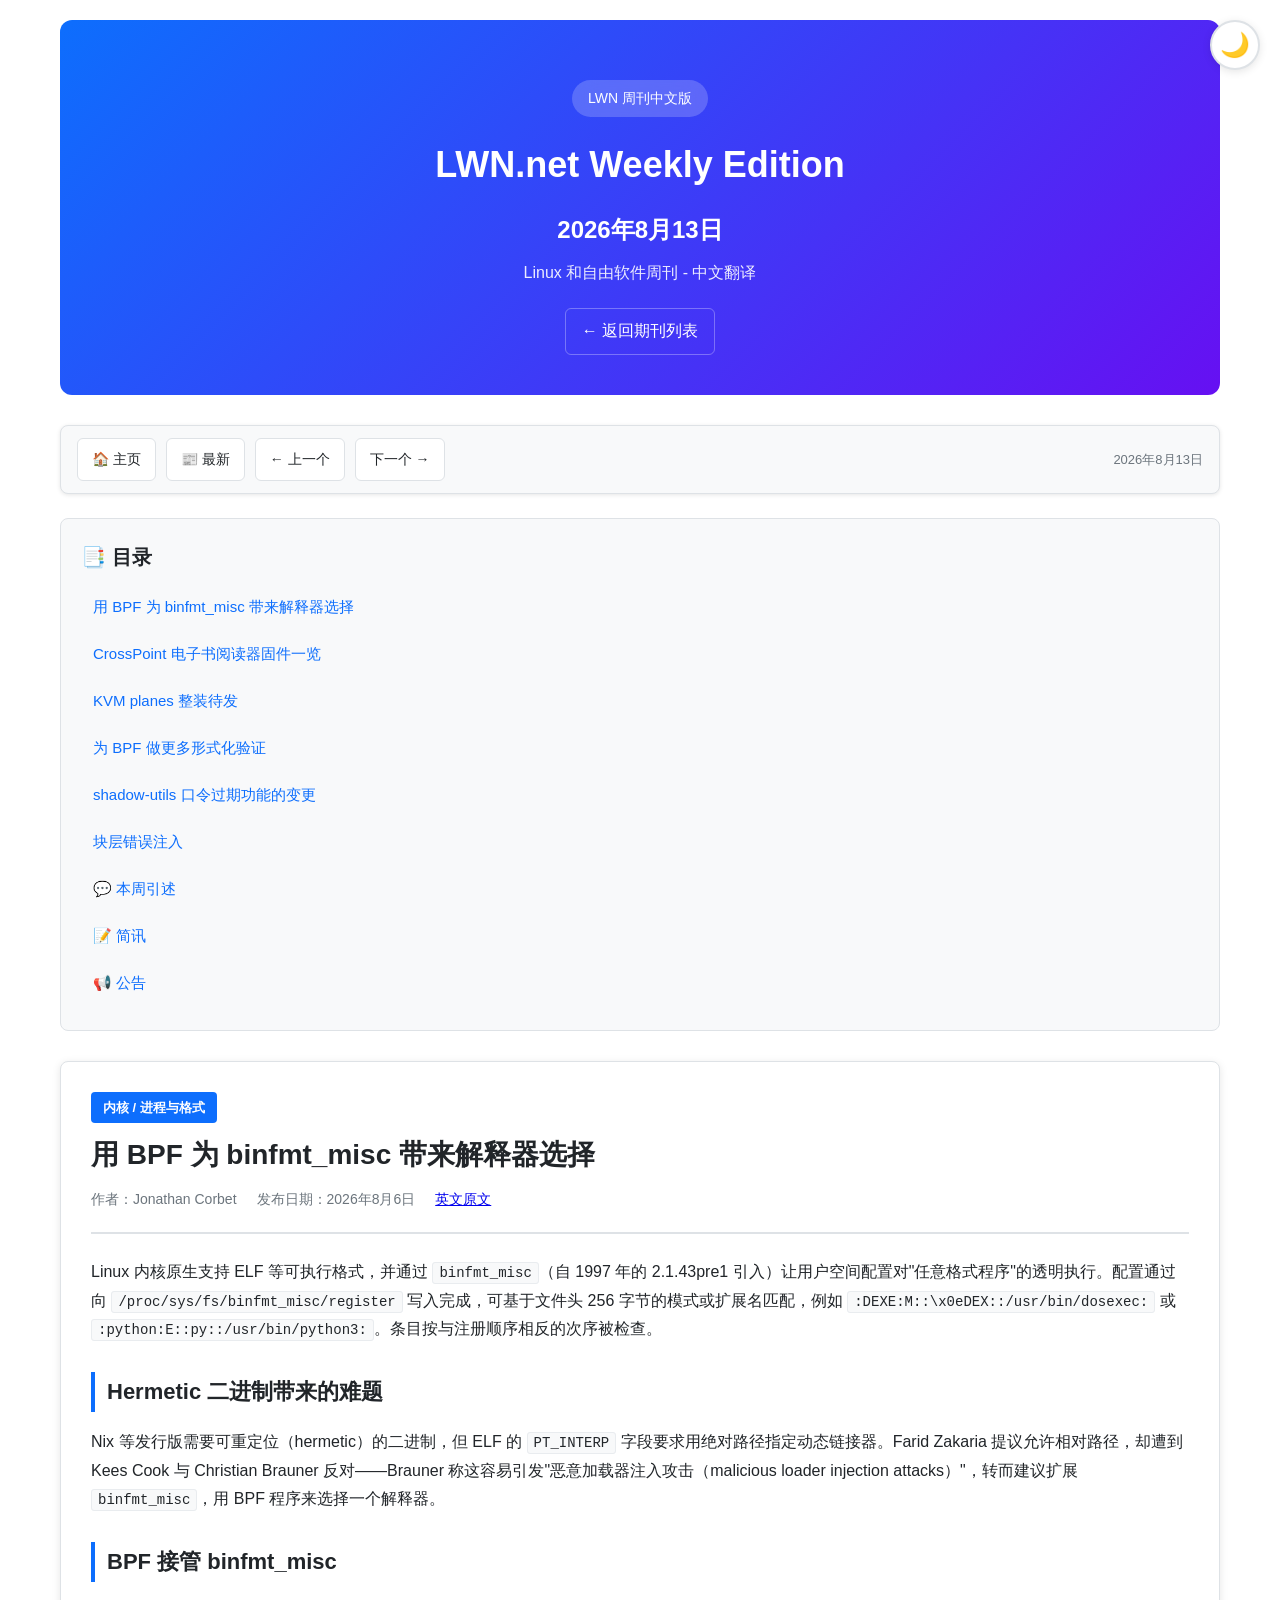
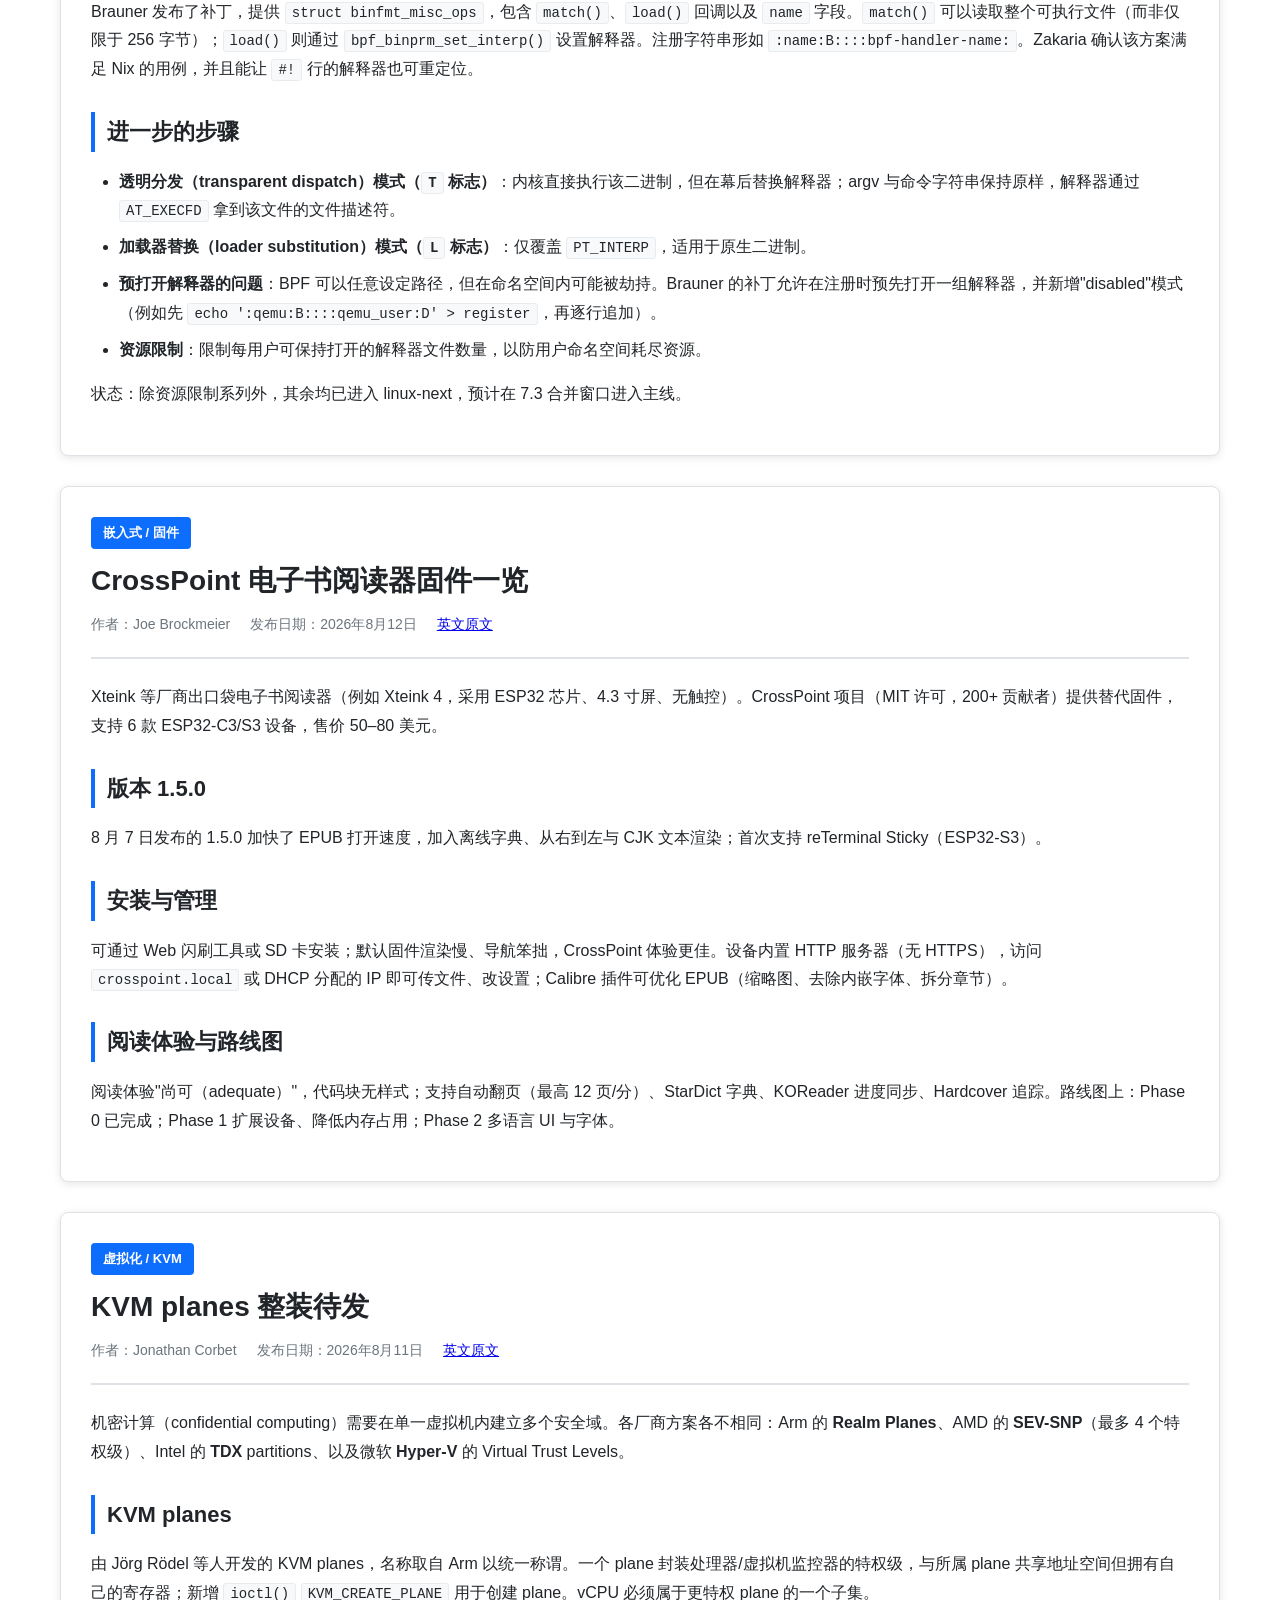
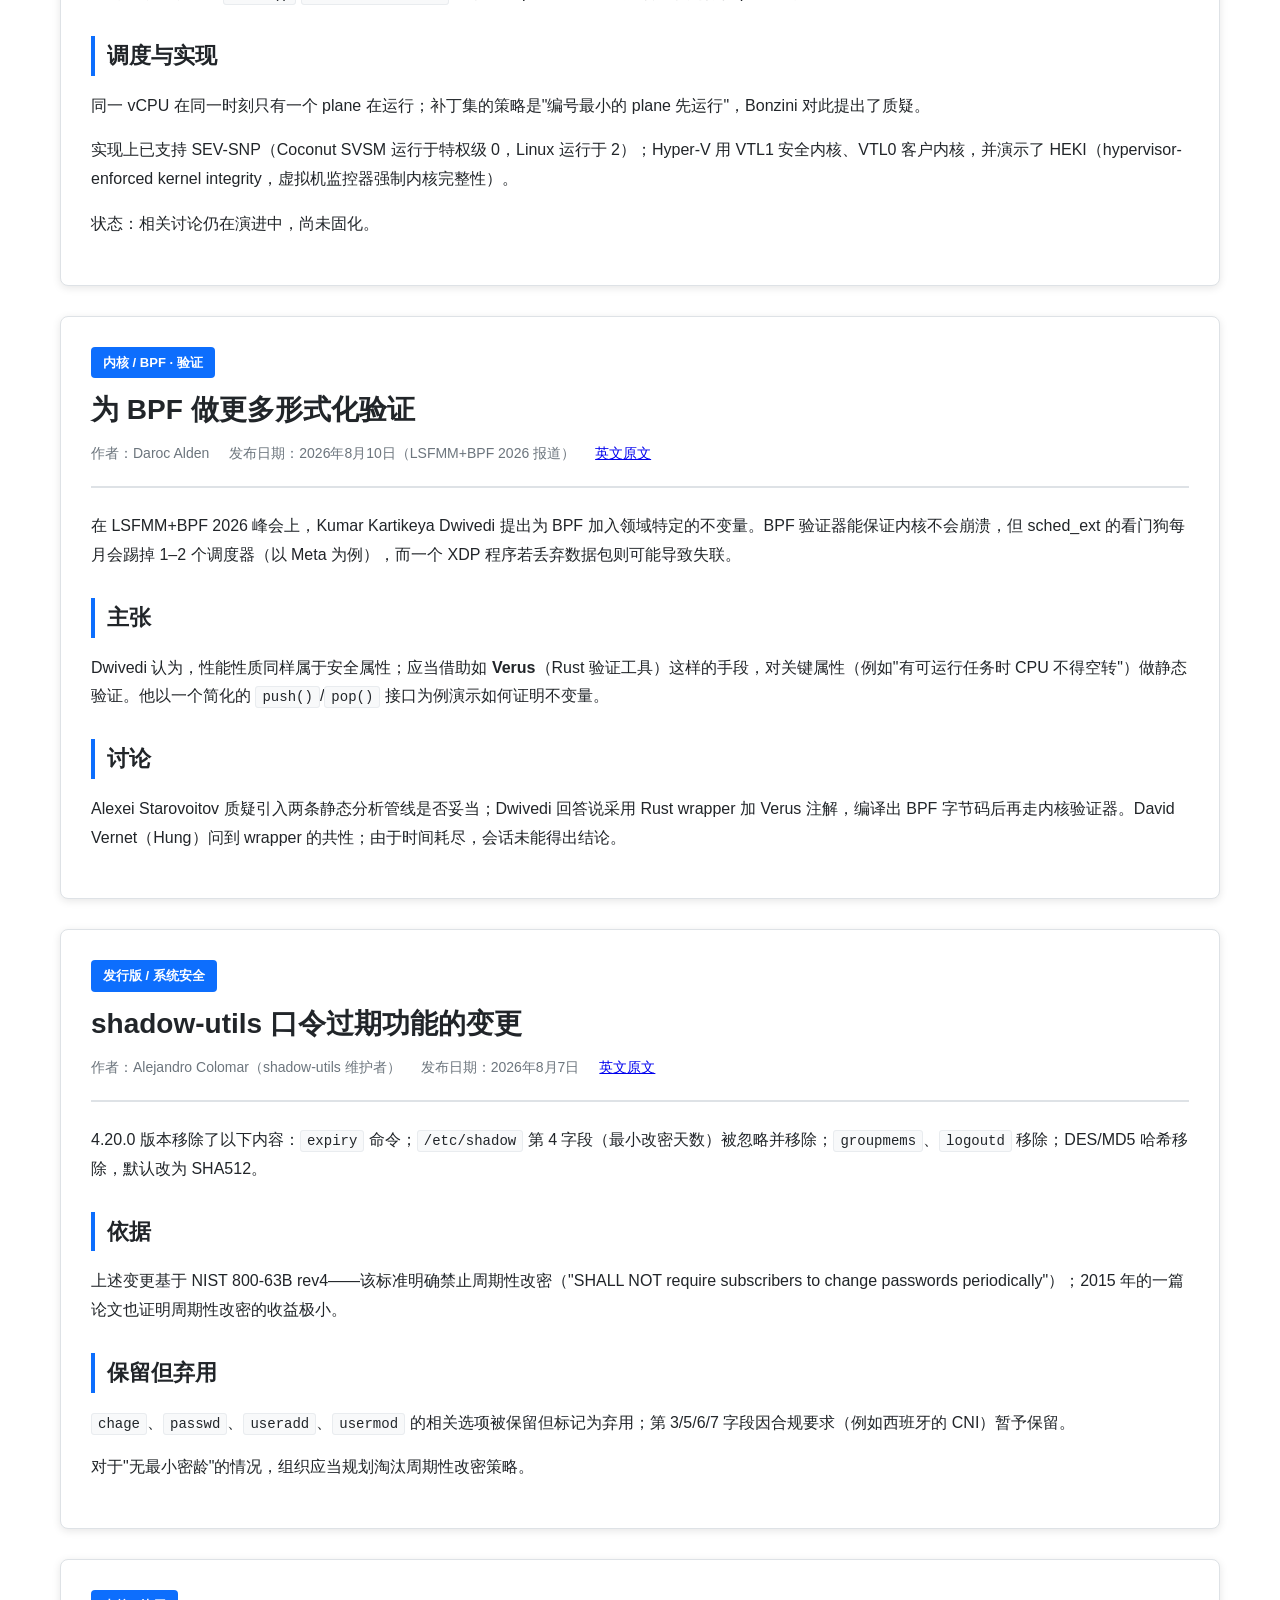
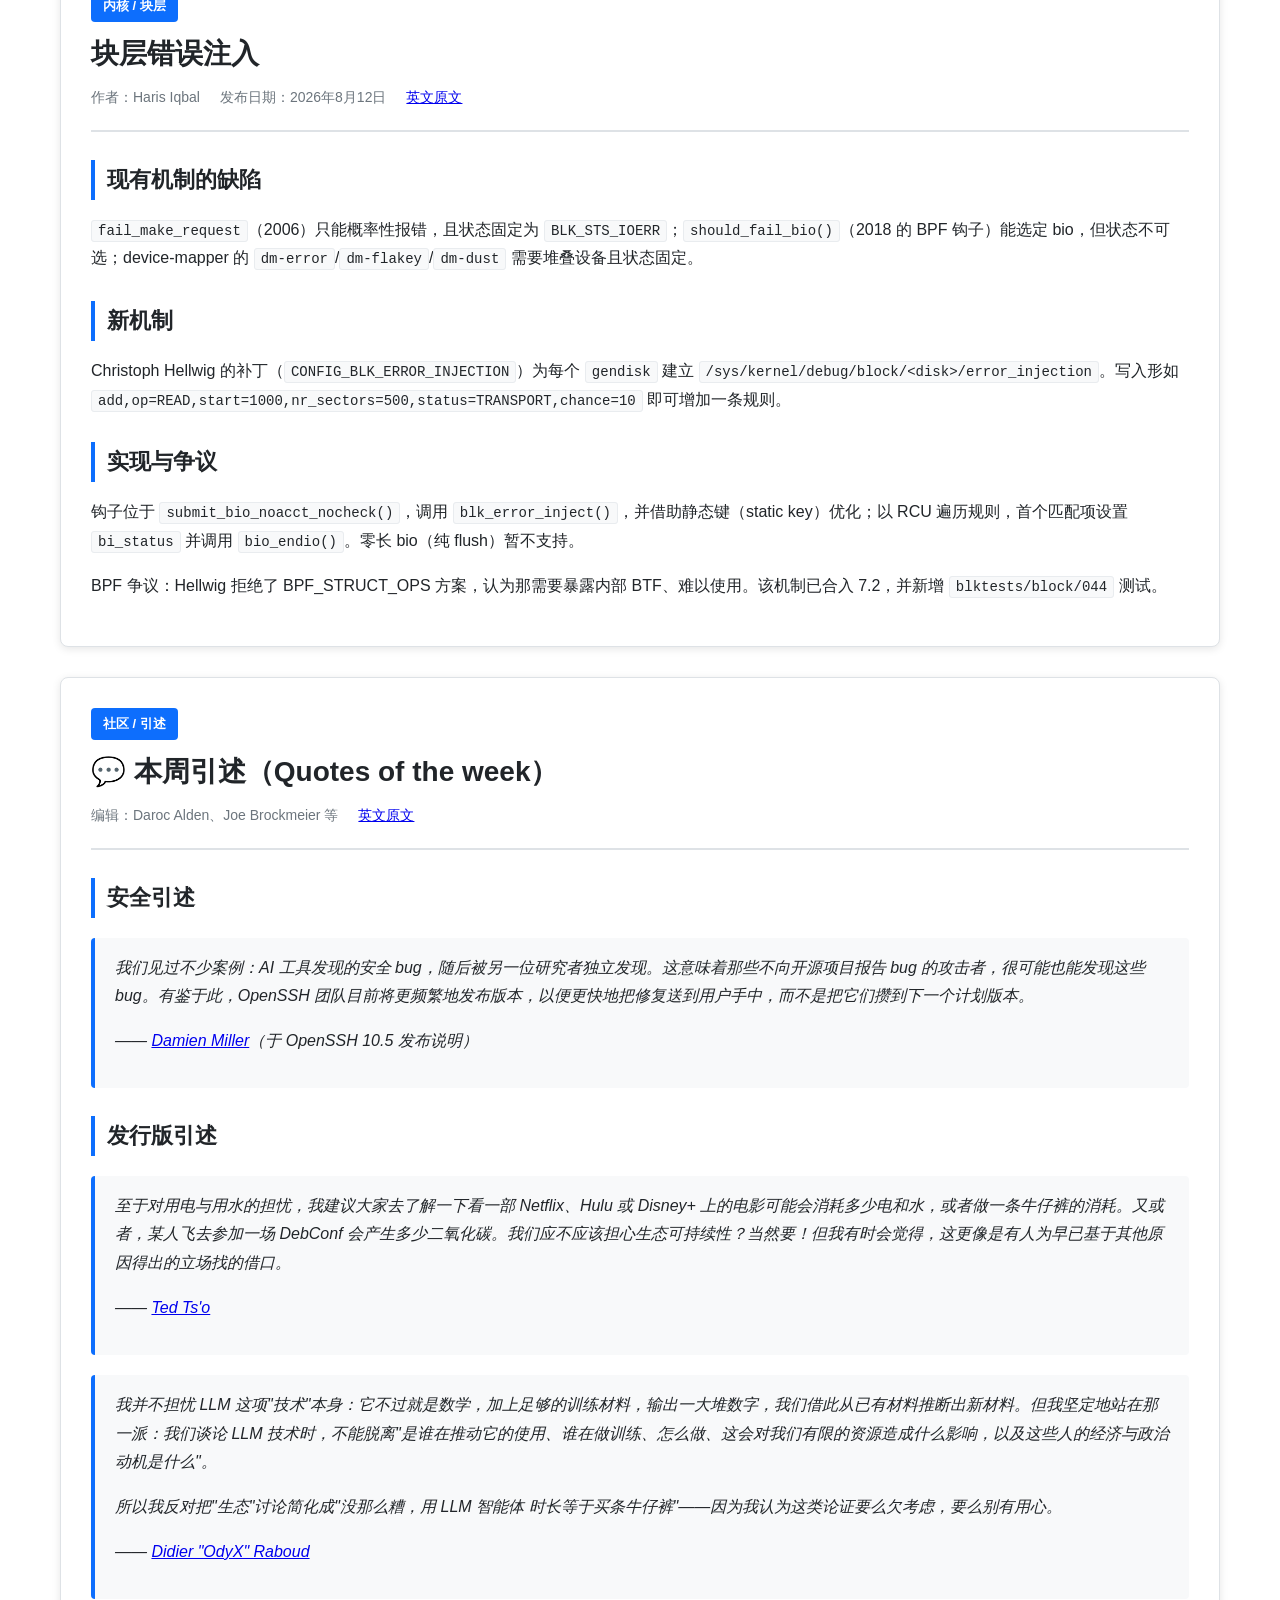
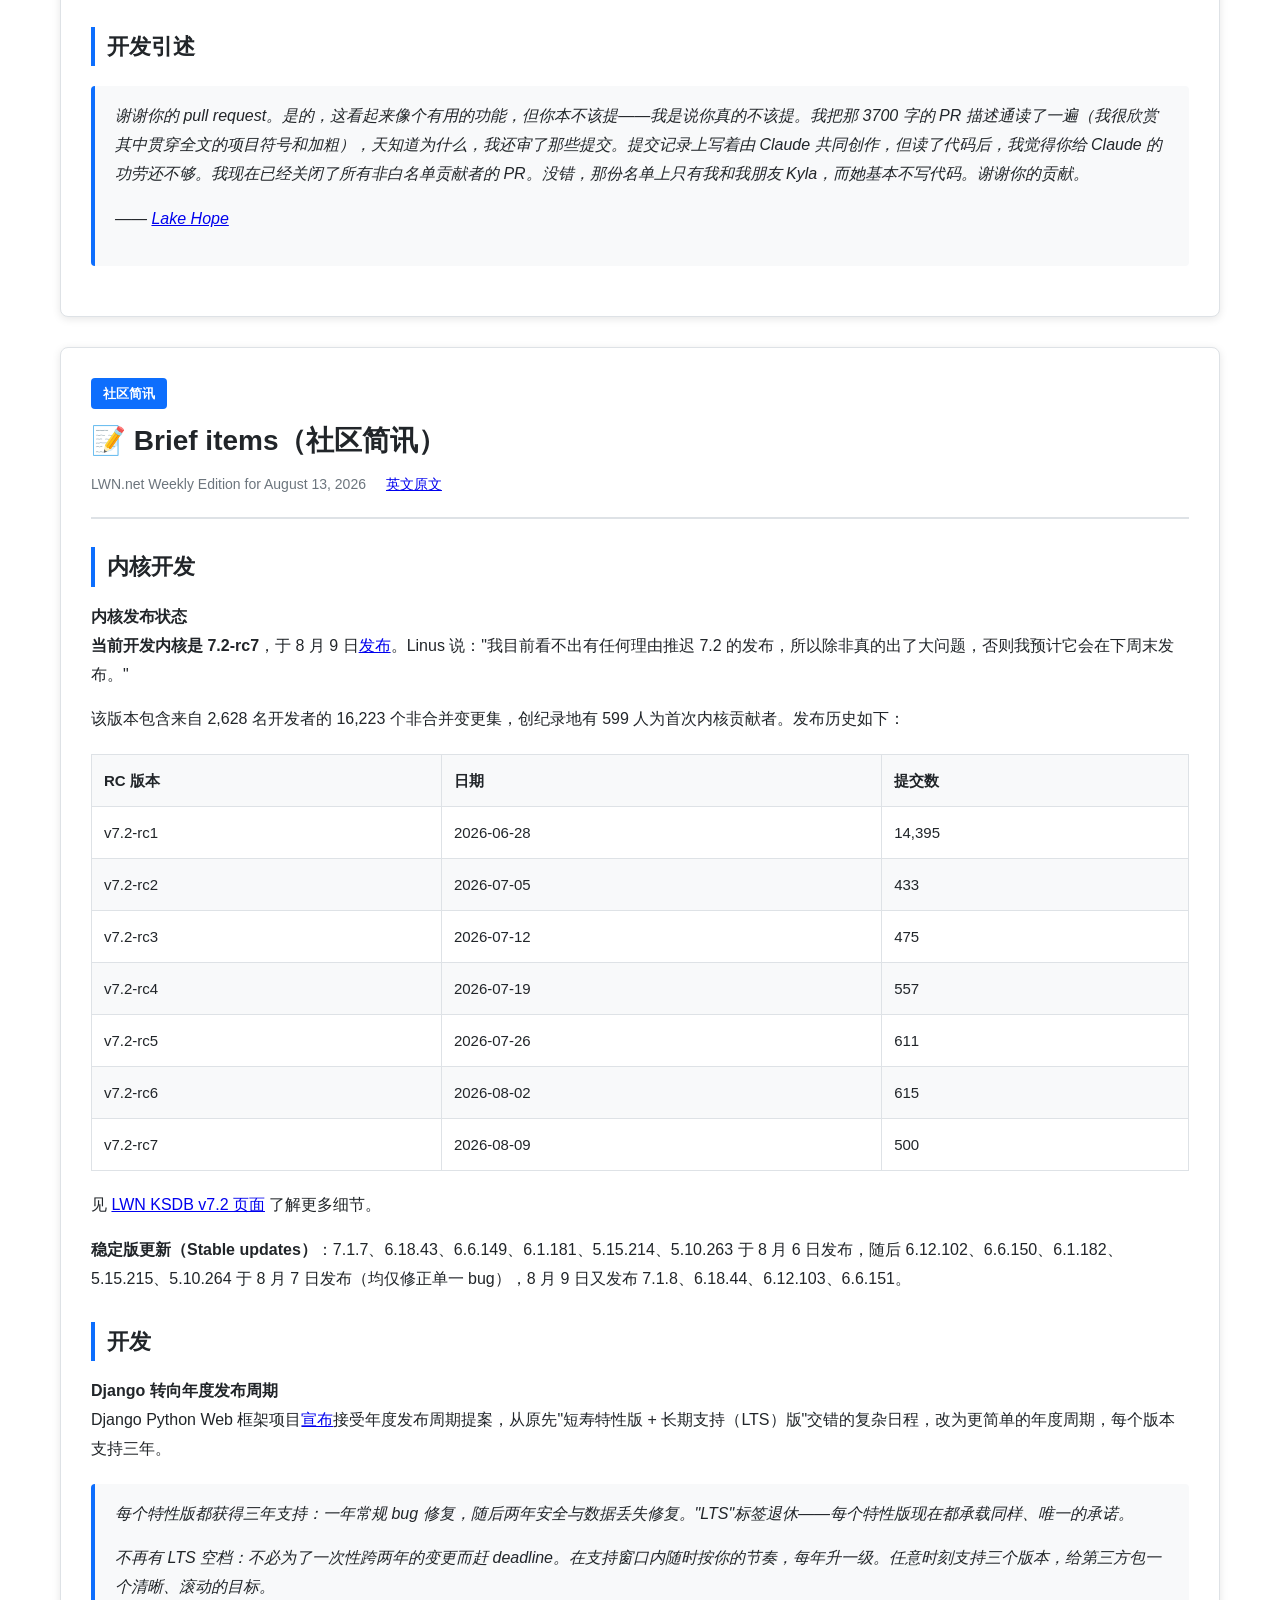
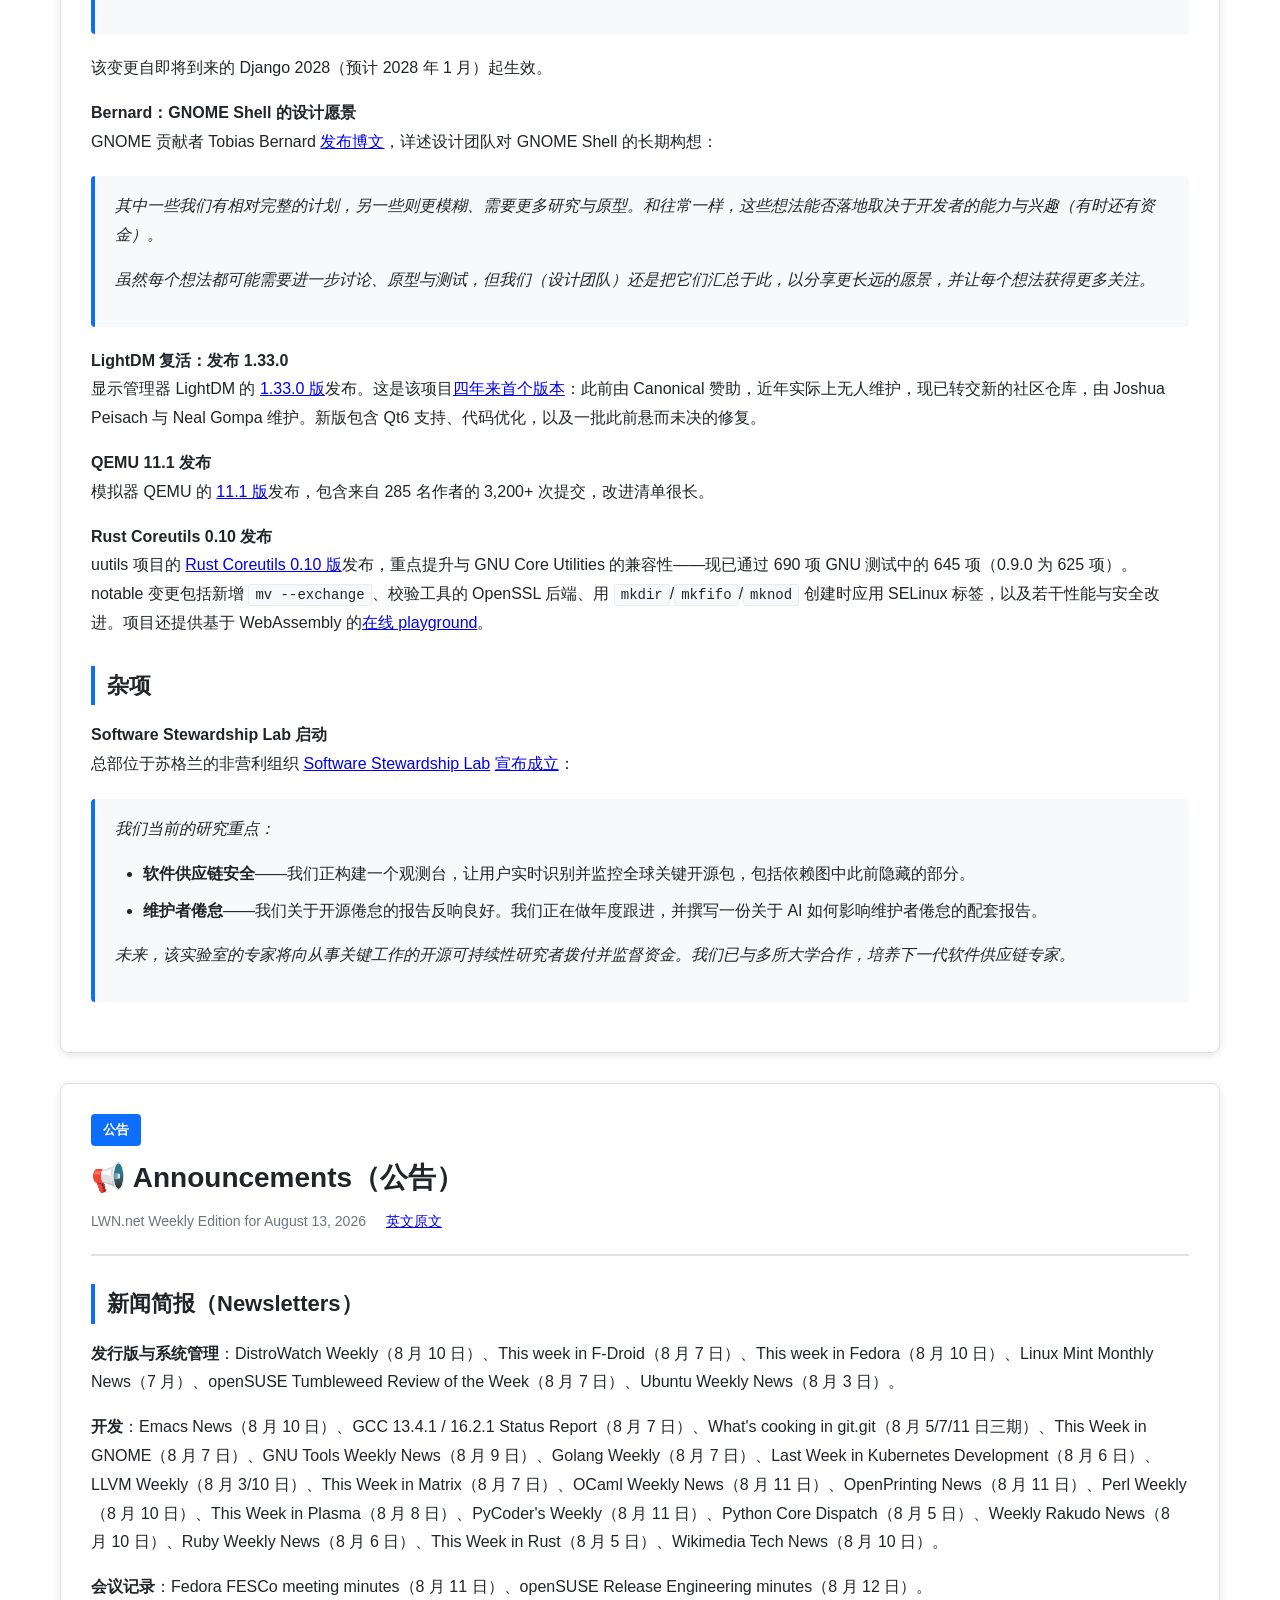
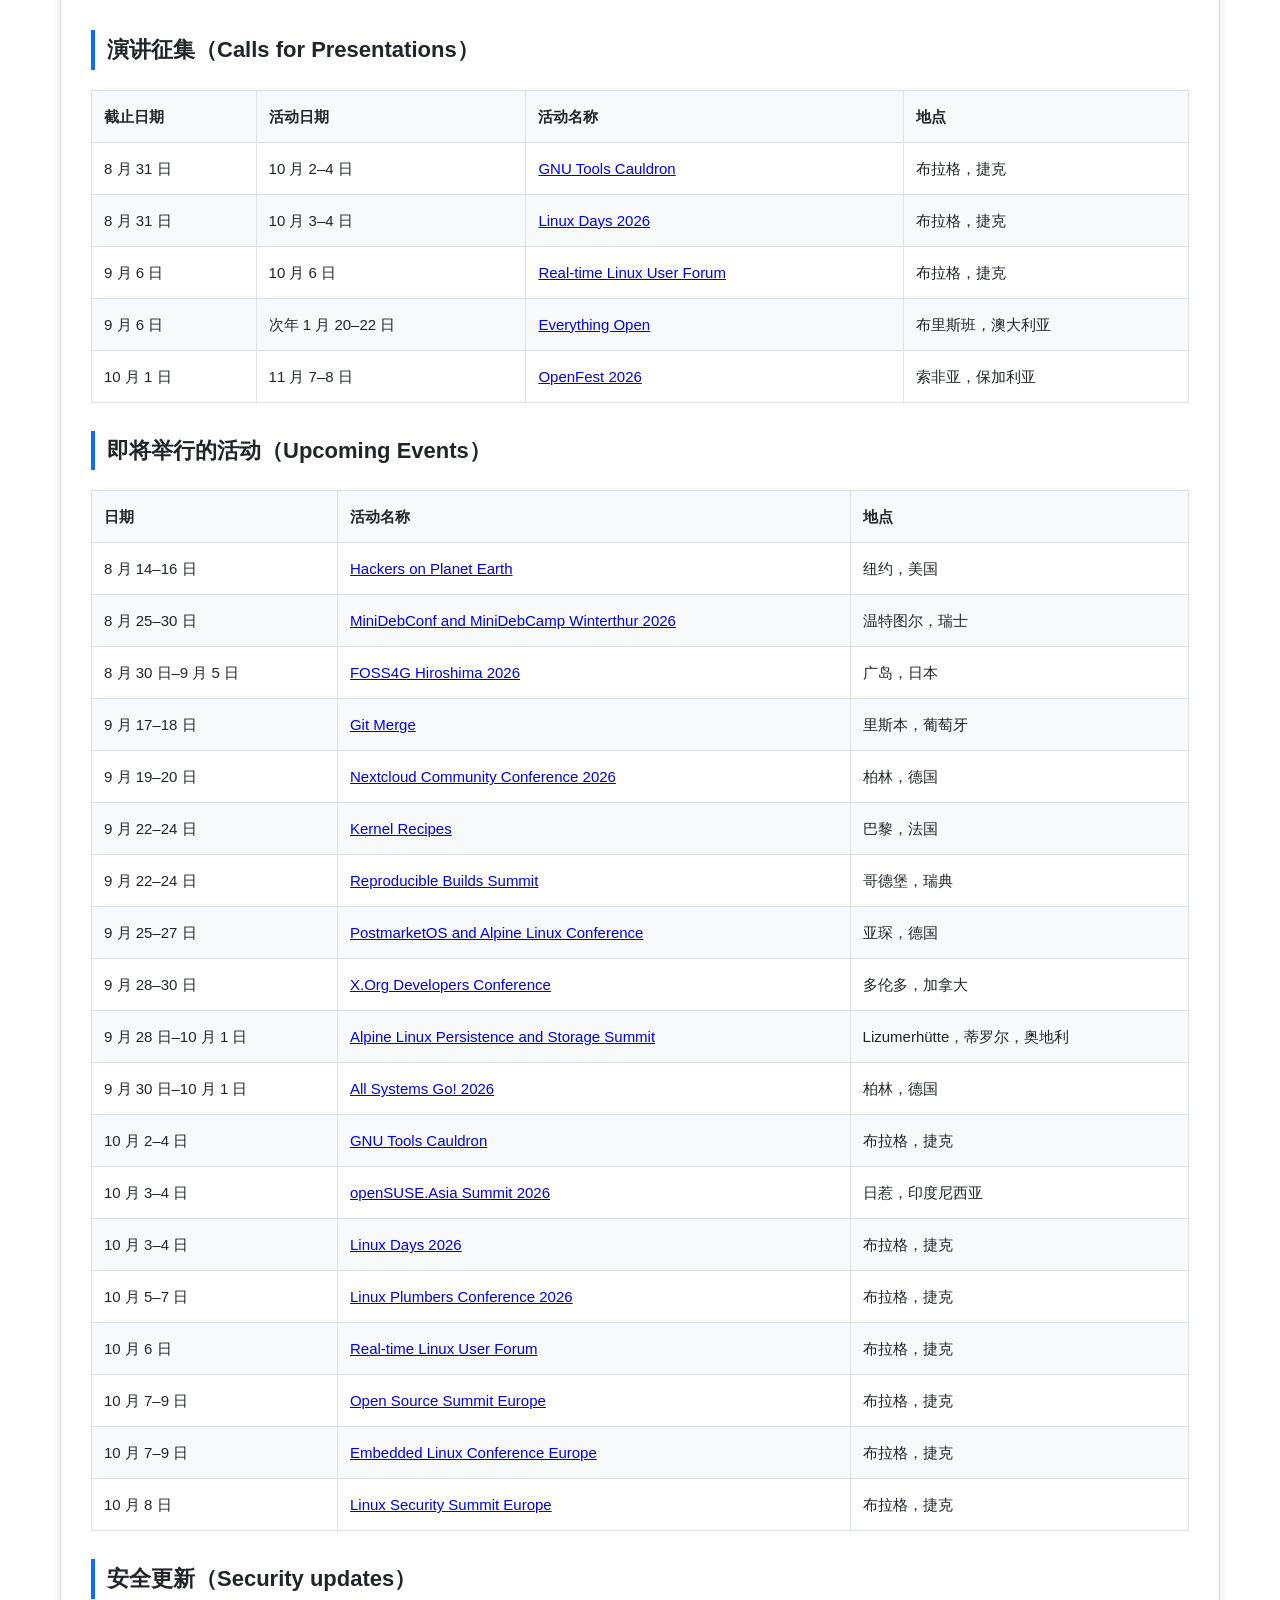
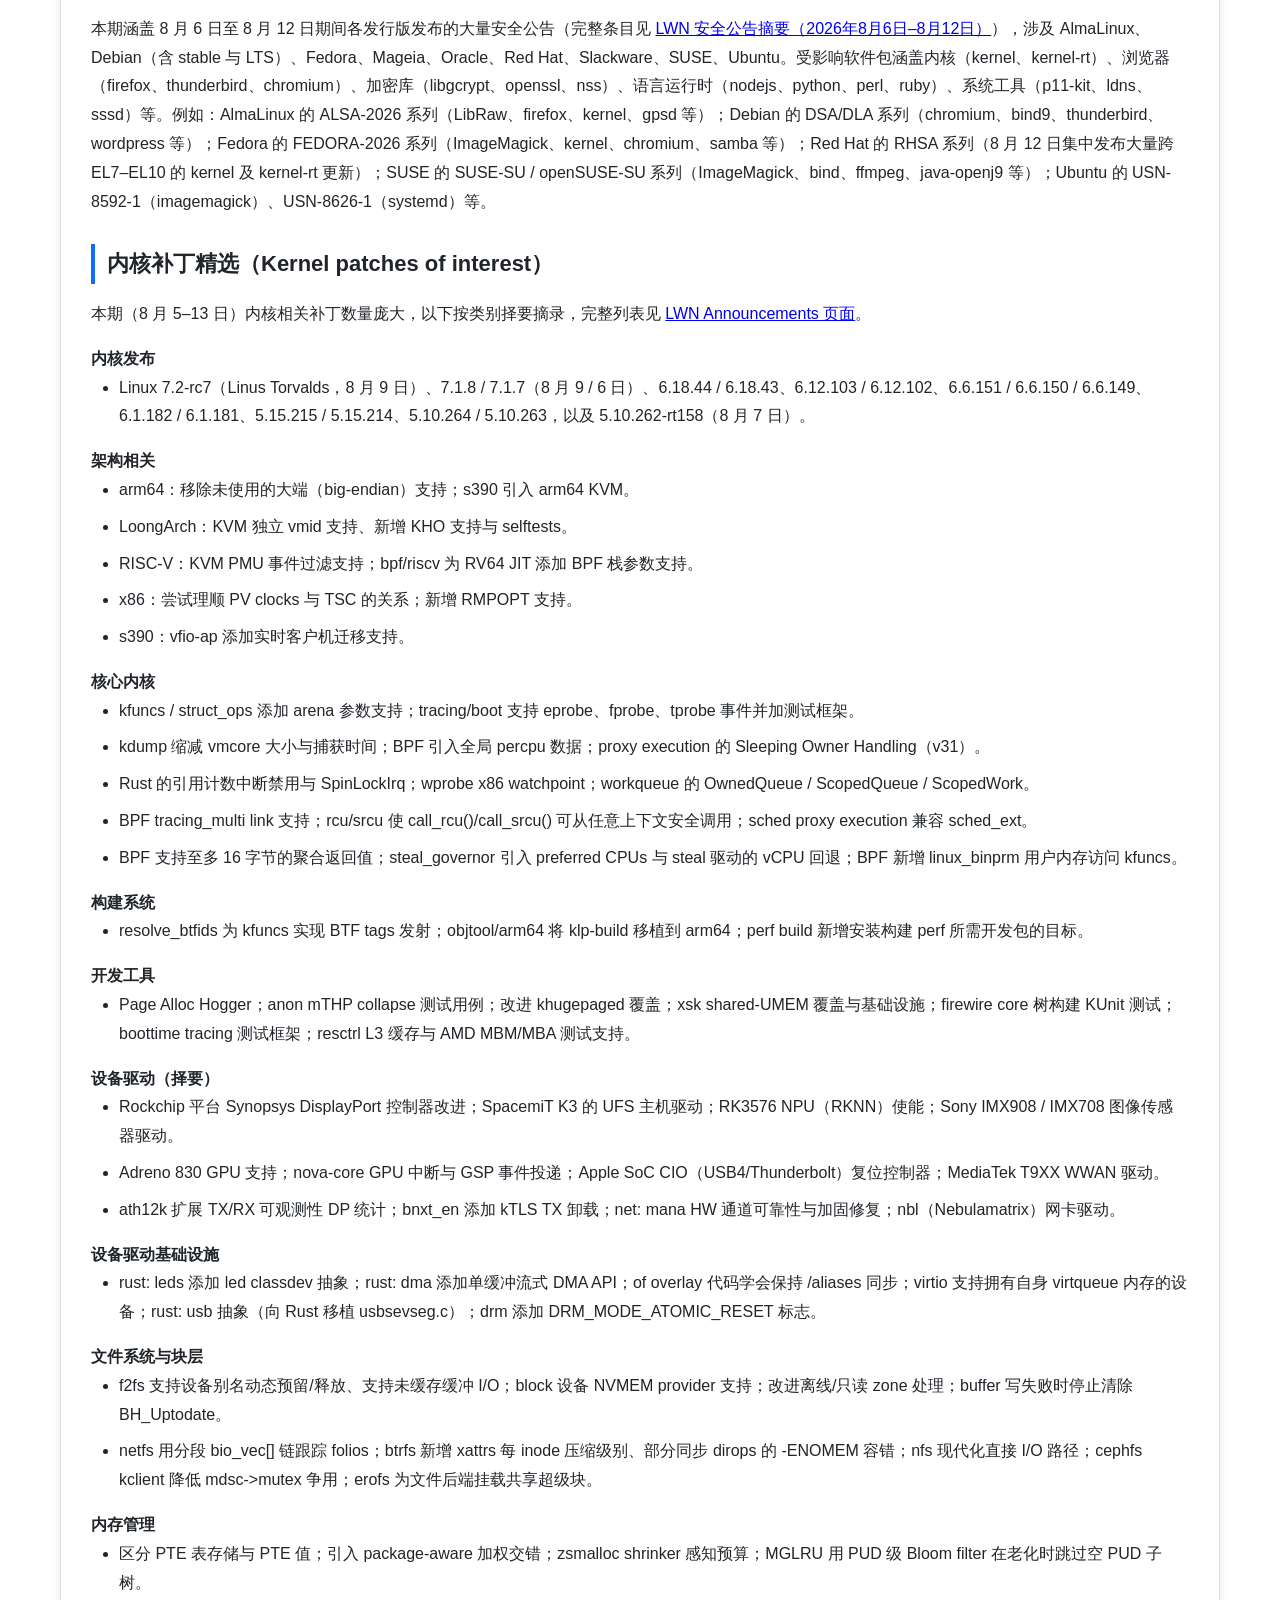
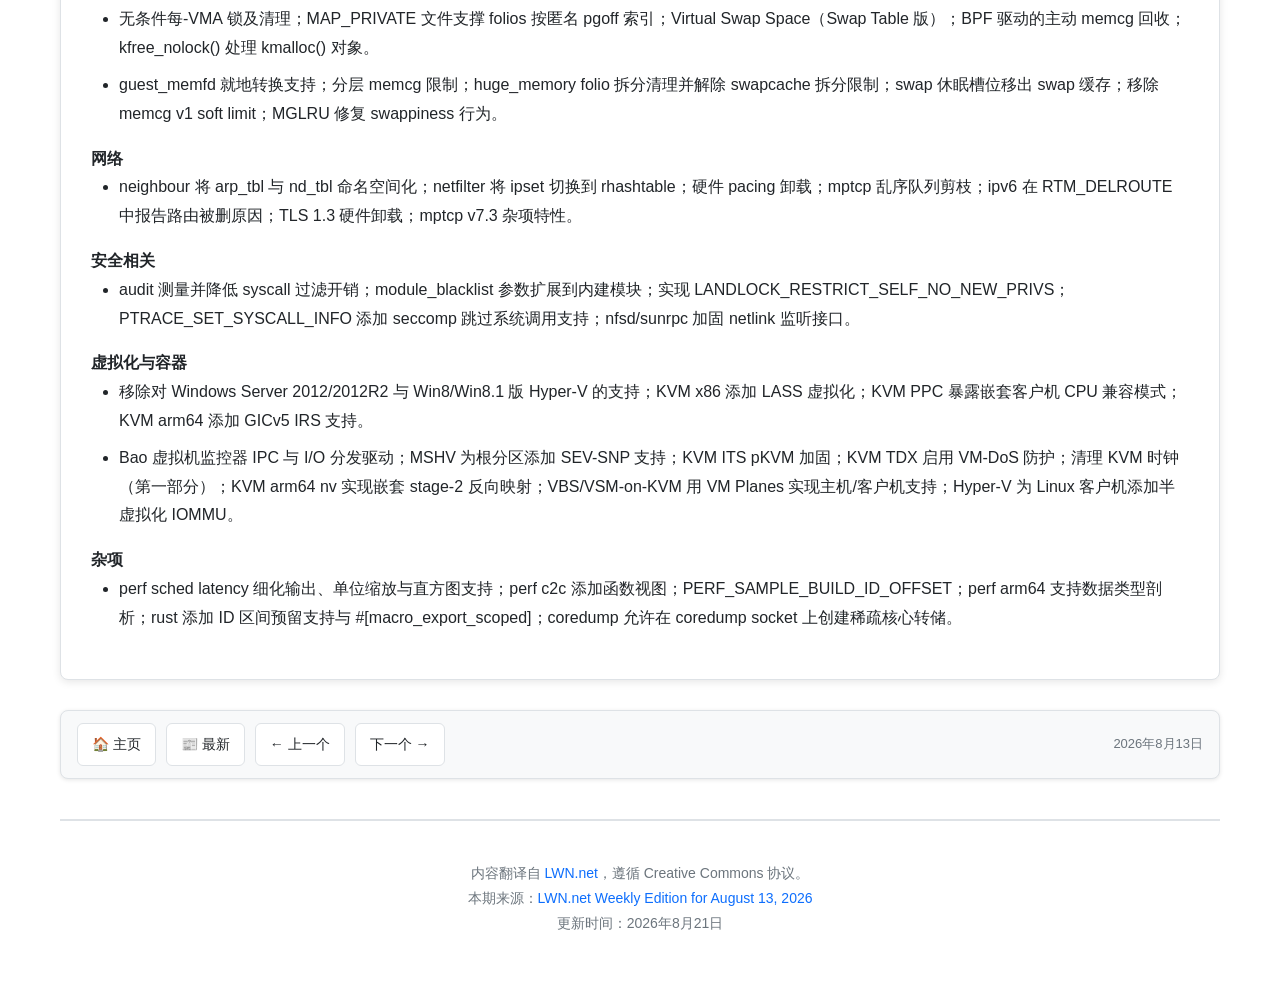
<file: 2026-08-13.html>
<!DOCTYPE html>
<html lang="zh-CN">
<head>
    <meta charset="UTF-8">
    <meta name="viewport" content="width=device-width, initial-scale=1.0">
    <title>LWN 周刊 - 2026年8月13日</title>
    <link rel="stylesheet" href="style.css">
    <link rel="icon" href="data:image/svg+xml,<svg xmlns='http://www.w3.org/2000/svg' viewBox='0 0 100 100'><text y='.9em' font-size='90'>📰</text></svg>">
</head>
<body>
    <button class="theme-toggle" id="themeToggle" aria-label="切换主题">
        <span class="theme-icon">🌙</span>
    </button>

    <div class="container">
        <header class="header">
            <div class="header-badge">LWN 周刊中文版</div>
            <h1>LWN.net Weekly Edition</h1>
            <p class="edition-date">2026年8月13日</p>
            <p class="edition-desc">Linux 和自由软件周刊 - 中文翻译</p>
            <a href="index.html" class="back-link">← 返回期刊列表</a>
        </header>

        <!-- 期刊导航 NAV-START -->
        <nav class="nav-bar" aria-label="期刊导航">
            <a class="nav-btn" href="index.html">🏠 主页</a>
            <a class="nav-btn" href="2026-08-27.html">📰 最新</a>
            <a class="nav-btn" href="2026-08-06.html">← 上一个</a>
            <a class="nav-btn" href="2026-08-20.html">下一个 →</a>
            <span class="nav-current-label">2026年8月13日</span>
        </nav>
        <!-- 期刊导航 NAV-END -->

        <main class="content">
            <!-- 目录 -->
            <div class="toc">
                <h2>📑 目录</h2>
                <ul>
                    <li><a href="#article1">用 BPF 为 binfmt_misc 带来解释器选择</a></li>
                    <li><a href="#article2">CrossPoint 电子书阅读器固件一览</a></li>
                    <li><a href="#article3">KVM planes 整装待发</a></li>
                    <li><a href="#article4">为 BPF 做更多形式化验证</a></li>
                    <li><a href="#article5">shadow-utils 口令过期功能的变更</a></li>
                    <li><a href="#article6">块层错误注入</a></li>
                    <li><a href="#quotes">💬 本周引述</a></li>
                    <li><a href="#briefs">📝 简讯</a></li>
                    <li><a href="#announcements">📢 公告</a></li>
                </ul>
            </div>

            <!-- 文章 1 -->
            <div class="article" id="article1">
                <div class="article-header">
                    <span class="article-category">内核 / 进程与格式</span>
                    <h2>用 BPF 为 binfmt_misc 带来解释器选择</h2>
                    <div class="article-meta">
                        <span>作者：Jonathan Corbet</span>
                        <span>发布日期：2026年8月6日</span>
                        <span><a href="https://lwn.net/Articles/1086947/" target="_blank">英文原文</a></span>
                    </div>
                </div>
                <div class="article-body">
                    <p>Linux 内核原生支持 ELF 等可执行格式，并通过 <code>binfmt_misc</code>（自 1997 年的 2.1.43pre1 引入）让用户空间配置对"任意格式程序"的透明执行。配置通过向 <code>/proc/sys/fs/binfmt_misc/register</code> 写入完成，可基于文件头 256 字节的模式或扩展名匹配，例如 <code>:DEXE:M::\x0eDEX::/usr/bin/dosexec:</code> 或 <code>:python:E::py::/usr/bin/python3:</code>。条目按与注册顺序相反的次序被检查。</p>

                    <h3>Hermetic 二进制带来的难题</h3>
                    <p>Nix 等发行版需要可重定位（hermetic）的二进制，但 ELF 的 <code>PT_INTERP</code> 字段要求用绝对路径指定动态链接器。Farid Zakaria 提议允许相对路径，却遭到 Kees Cook 与 Christian Brauner 反对——Brauner 称这容易引发"恶意加载器注入攻击（malicious loader injection attacks）"，转而建议扩展 <code>binfmt_misc</code>，用 BPF 程序来选择一个解释器。</p>

                    <h3>BPF 接管 binfmt_misc</h3>
                    <p>Brauner 发布了补丁，提供 <code>struct binfmt_misc_ops</code>，包含 <code>match()</code>、<code>load()</code> 回调以及 <code>name</code> 字段。<code>match()</code> 可以读取整个可执行文件（而非仅限于 256 字节）；<code>load()</code> 则通过 <code>bpf_binprm_set_interp()</code> 设置解释器。注册字符串形如 <code>:name:B::::bpf-handler-name:</code>。Zakaria 确认该方案满足 Nix 的用例，并且能让 <code>#!</code> 行的解释器也可重定位。</p>

                    <h3>进一步的步骤</h3>
                    <ul>
                        <li><strong>透明分发（transparent dispatch）模式（<code>T</code> 标志）</strong>：内核直接执行该二进制，但在幕后替换解释器；argv 与命令字符串保持原样，解释器通过 <code>AT_EXECFD</code> 拿到该文件的文件描述符。</li>
                        <li><strong>加载器替换（loader substitution）模式（<code>L</code> 标志）</strong>：仅覆盖 <code>PT_INTERP</code>，适用于原生二进制。</li>
                        <li><strong>预打开解释器的问题</strong>：BPF 可以任意设定路径，但在命名空间内可能被劫持。Brauner 的补丁允许在注册时预先打开一组解释器，并新增"disabled"模式（例如先 <code>echo ':qemu:B::::qemu_user:D' &gt; register</code>，再逐行追加）。</li>
                        <li><strong>资源限制</strong>：限制每用户可保持打开的解释器文件数量，以防用户命名空间耗尽资源。</li>
                    </ul>
                    <p>状态：除资源限制系列外，其余均已进入 linux-next，预计在 7.3 合并窗口进入主线。</p>
                </div>
            </div>

            <!-- 文章 2 -->
            <div class="article" id="article2">
                <div class="article-header">
                    <span class="article-category">嵌入式 / 固件</span>
                    <h2>CrossPoint 电子书阅读器固件一览</h2>
                    <div class="article-meta">
                        <span>作者：Joe Brockmeier</span>
                        <span>发布日期：2026年8月12日</span>
                        <span><a href="https://lwn.net/Articles/1087635/" target="_blank">英文原文</a></span>
                    </div>
                </div>
                <div class="article-body">
                    <p>Xteink 等厂商出口袋电子书阅读器（例如 Xteink 4，采用 ESP32 芯片、4.3 寸屏、无触控）。CrossPoint 项目（MIT 许可，200+ 贡献者）提供替代固件，支持 6 款 ESP32-C3/S3 设备，售价 50–80 美元。</p>

                    <h3>版本 1.5.0</h3>
                    <p>8 月 7 日发布的 1.5.0 加快了 EPUB 打开速度，加入离线字典、从右到左与 CJK 文本渲染；首次支持 reTerminal Sticky（ESP32-S3）。</p>

                    <h3>安装与管理</h3>
                    <p>可通过 Web 闪刷工具或 SD 卡安装；默认固件渲染慢、导航笨拙，CrossPoint 体验更佳。设备内置 HTTP 服务器（无 HTTPS），访问 <code>crosspoint.local</code> 或 DHCP 分配的 IP 即可传文件、改设置；Calibre 插件可优化 EPUB（缩略图、去除内嵌字体、拆分章节）。</p>

                    <h3>阅读体验与路线图</h3>
                    <p>阅读体验"尚可（adequate）"，代码块无样式；支持自动翻页（最高 12 页/分）、StarDict 字典、KOReader 进度同步、Hardcover 追踪。路线图上：Phase 0 已完成；Phase 1 扩展设备、降低内存占用；Phase 2 多语言 UI 与字体。</p>
                </div>
            </div>

            <!-- 文章 3 -->
            <div class="article" id="article3">
                <div class="article-header">
                    <span class="article-category">虚拟化 / KVM</span>
                    <h2>KVM planes 整装待发</h2>
                    <div class="article-meta">
                        <span>作者：Jonathan Corbet</span>
                        <span>发布日期：2026年8月11日</span>
                        <span><a href="https://lwn.net/Articles/1087590/" target="_blank">英文原文</a></span>
                    </div>
                </div>
                <div class="article-body">
                    <p>机密计算（confidential computing）需要在单一虚拟机内建立多个安全域。各厂商方案各不相同：Arm 的 <strong>Realm Planes</strong>、AMD 的 <strong>SEV-SNP</strong>（最多 4 个特权级）、Intel 的 <strong>TDX</strong> partitions、以及微软 <strong>Hyper-V</strong> 的 Virtual Trust Levels。</p>

                    <h3>KVM planes</h3>
                    <p>由 Jörg Rödel 等人开发的 KVM planes，名称取自 Arm 以统一称谓。一个 plane 封装处理器/虚拟机监控器的特权级，与所属 plane 共享地址空间但拥有自己的寄存器；新增 <code>ioctl()</code> <code>KVM_CREATE_PLANE</code> 用于创建 plane。vCPU 必须属于更特权 plane 的一个子集。</p>

                    <h3>调度与实现</h3>
                    <p>同一 vCPU 在同一时刻只有一个 plane 在运行；补丁集的策略是"编号最小的 plane 先运行"，Bonzini 对此提出了质疑。</p>
                    <p>实现上已支持 SEV-SNP（Coconut SVSM 运行于特权级 0，Linux 运行于 2）；Hyper-V 用 VTL1 安全内核、VTL0 客户内核，并演示了 HEKI（hypervisor-enforced kernel integrity，虚拟机监控器强制内核完整性）。</p>
                    <p>状态：相关讨论仍在演进中，尚未固化。</p>
                </div>
            </div>

            <!-- 文章 4 -->
            <div class="article" id="article4">
                <div class="article-header">
                    <span class="article-category">内核 / BPF · 验证</span>
                    <h2>为 BPF 做更多形式化验证</h2>
                    <div class="article-meta">
                        <span>作者：Daroc Alden</span>
                        <span>发布日期：2026年8月10日（LSFMM+BPF 2026 报道）</span>
                        <span><a href="https://lwn.net/Articles/1087069/" target="_blank">英文原文</a></span>
                    </div>
                </div>
                <div class="article-body">
                    <p>在 LSFMM+BPF 2026 峰会上，Kumar Kartikeya Dwivedi 提出为 BPF 加入领域特定的不变量。BPF 验证器能保证内核不会崩溃，但 sched_ext 的看门狗每月会踢掉 1–2 个调度器（以 Meta 为例），而一个 XDP 程序若丢弃数据包则可能导致失联。</p>

                    <h3>主张</h3>
                    <p>Dwivedi 认为，性能性质同样属于安全属性；应当借助如 <strong>Verus</strong>（Rust 验证工具）这样的手段，对关键属性（例如"有可运行任务时 CPU 不得空转"）做静态验证。他以一个简化的 <code>push()</code>/<code>pop()</code> 接口为例演示如何证明不变量。</p>

                    <h3>讨论</h3>
                    <p>Alexei Starovoitov 质疑引入两条静态分析管线是否妥当；Dwivedi 回答说采用 Rust wrapper 加 Verus 注解，编译出 BPF 字节码后再走内核验证器。David Vernet（Hung）问到 wrapper 的共性；由于时间耗尽，会话未能得出结论。</p>
                </div>
            </div>

            <!-- 文章 5 -->
            <div class="article" id="article5">
                <div class="article-header">
                    <span class="article-category">发行版 / 系统安全</span>
                    <h2>shadow-utils 口令过期功能的变更</h2>
                    <div class="article-meta">
                        <span>作者：Alejandro Colomar（shadow-utils 维护者）</span>
                        <span>发布日期：2026年8月7日</span>
                        <span><a href="https://lwn.net/Articles/1086949/" target="_blank">英文原文</a></span>
                    </div>
                </div>
                <div class="article-body">
                    <p>4.20.0 版本移除了以下内容：<code>expiry</code> 命令；<code>/etc/shadow</code> 第 4 字段（最小改密天数）被忽略并移除；<code>groupmems</code>、<code>logoutd</code> 移除；DES/MD5 哈希移除，默认改为 SHA512。</p>

                    <h3>依据</h3>
                    <p>上述变更基于 NIST 800-63B rev4——该标准明确禁止周期性改密（"SHALL NOT require subscribers to change passwords periodically"）；2015 年的一篇论文也证明周期性改密的收益极小。</p>

                    <h3>保留但弃用</h3>
                    <p><code>chage</code>、<code>passwd</code>、<code>useradd</code>、<code>usermod</code> 的相关选项被保留但标记为弃用；第 3/5/6/7 字段因合规要求（例如西班牙的 CNI）暂予保留。</p>
                    <p>对于"无最小密龄"的情况，组织应当规划淘汰周期性改密策略。</p>
                </div>
            </div>

            <!-- 文章 6 -->
            <div class="article" id="article6">
                <div class="article-header">
                    <span class="article-category">内核 / 块层</span>
                    <h2>块层错误注入</h2>
                    <div class="article-meta">
                        <span>作者：Haris Iqbal</span>
                        <span>发布日期：2026年8月12日</span>
                        <span><a href="https://lwn.net/Articles/1086344/" target="_blank">英文原文</a></span>
                    </div>
                </div>
                <div class="article-body">
                    <h3>现有机制的缺陷</h3>
                    <p><code>fail_make_request</code>（2006）只能概率性报错，且状态固定为 <code>BLK_STS_IOERR</code>；<code>should_fail_bio()</code>（2018 的 BPF 钩子）能选定 bio，但状态不可选；device-mapper 的 <code>dm-error</code>/<code>dm-flakey</code>/<code>dm-dust</code> 需要堆叠设备且状态固定。</p>

                    <h3>新机制</h3>
                    <p>Christoph Hellwig 的补丁（<code>CONFIG_BLK_ERROR_INJECTION</code>）为每个 <code>gendisk</code> 建立 <code>/sys/kernel/debug/block/&lt;disk&gt;/error_injection</code>。写入形如 <code>add,op=READ,start=1000,nr_sectors=500,status=TRANSPORT,chance=10</code> 即可增加一条规则。</p>

                    <h3>实现与争议</h3>
                    <p>钩子位于 <code>submit_bio_noacct_nocheck()</code>，调用 <code>blk_error_inject()</code>，并借助静态键（static key）优化；以 RCU 遍历规则，首个匹配项设置 <code>bi_status</code> 并调用 <code>bio_endio()</code>。零长 bio（纯 flush）暂不支持。</p>
                    <p>BPF 争议：Hellwig 拒绝了 BPF_STRUCT_OPS 方案，认为那需要暴露内部 BTF、难以使用。该机制已合入 7.2，并新增 <code>blktests/block/044</code> 测试。</p>
                </div>
            </div>

            <!-- 本周引述 -->
            <div class="article" id="quotes">
                <div class="article-header">
                    <span class="article-category">社区 / 引述</span>
                    <h2>💬 本周引述（Quotes of the week）</h2>
                    <div class="article-meta">
                        <span>编辑：Daroc Alden、Joe Brockmeier 等</span>
                        <span><a href="https://lwn.net/Articles/1087434/" target="_blank">英文原文</a></span>
                    </div>
                </div>
                <div class="article-body">
                    <h3>安全引述</h3>
                    <blockquote>
                        <p>我们见过不少案例：AI 工具发现的安全 bug，随后被另一位研究者独立发现。这意味着那些不向开源项目报告 bug 的攻击者，很可能也能发现这些 bug。有鉴于此，OpenSSH 团队目前将更频繁地发布版本，以便更快地把修复送到用户手中，而不是把它们攒到下一个计划版本。</p>
                        <p>—— <a href="https://lwn.net/ml/all/1a765b35b9ba68a2@cvs.openbsd.org">Damien Miller</a>（于 OpenSSH 10.5 发布说明）</p>
                    </blockquote>

                    <h3>发行版引述</h3>
                    <blockquote>
                        <p>至于对用电与用水的担忧，我建议大家去了解一下看一部 Netflix、Hulu 或 Disney+ 上的电影可能会消耗多少电和水，或者做一条牛仔裤的消耗。又或者，某人飞去参加一场 DebConf 会产生多少二氧化碳。我们应不应该担心生态可持续性？当然要！但我有时会觉得，这更像是有人为早已基于其他原因得出的立场找的借口。</p>
                        <p>—— <a href="https://lwn.net/ml/all/anfgUPNbV1uM1hzU@mit.edu/">Ted Ts'o</a></p>
                    </blockquote>
                    <blockquote>
                        <p>我并不担忧 LLM 这项"技术"本身：它不过就是数学，加上足够的训练材料，输出一大堆数字，我们借此从已有材料推断出新材料。但我坚定地站在那一派：我们谈论 LLM 技术时，不能脱离"是谁在推动它的使用、谁在做训练、怎么做、这会对我们有限的资源造成什么影响，以及这些人的经济与政治动机是什么"。</p>
                        <p>所以我反对把"生态"讨论简化成"没那么糟，用 LLM 智能体 <duration> 时长等于买条牛仔裤"——因为我认为这类论证要么欠考虑，要么别有用心。</p>
                        <p>—— <a href="https://lwn.net/ml/all/5742777.MHq7AAxBmi@turnagra/">Didier "OdyX" Raboud</a></p>
                    </blockquote>

                    <h3>开发引述</h3>
                    <blockquote>
                        <p>谢谢你的 pull request。是的，这看起来像个有用的功能，但你本不该提——我是说你真的不该提。我把那 3700 字的 PR 描述通读了一遍（我很欣赏其中贯穿全文的项目符号和加粗），天知道为什么，我还审了那些提交。提交记录上写着由 Claude 共同创作，但读了代码后，我觉得你给 Claude 的功劳还不够。我现在已经关闭了所有非白名单贡献者的 PR。没错，那份名单上只有我和我朋友 Kyla，而她基本不写代码。谢谢你的贡献。</p>
                        <p>—— <a href="https://lake.computer/blog/help-wanted/">Lake Hope</a></p>
                    </blockquote>
                </div>
            </div>

            <!-- 简讯 -->
            <div class="article" id="briefs">
                <div class="article-header">
                    <span class="article-category">社区简讯</span>
                    <h2>📝 Brief items（社区简讯）</h2>
                    <div class="article-meta">
                        <span>LWN.net Weekly Edition for August 13, 2026</span>
                        <span><a href="https://lwn.net/Articles/1087434/" target="_blank">英文原文</a></span>
                    </div>
                </div>
                <div class="article-body">
                    <h3>内核开发</h3>
                    <h4>内核发布状态</h4>
                    <p><strong>当前开发内核是 7.2-rc7</strong>，于 8 月 9 日<a href="https://lwn.net/Articles/1087961/">发布</a>。Linus 说："我目前看不出有任何理由推迟 7.2 的发布，所以除非真的出了大问题，否则我预计它会在下周末发布。"</p>
                    <p>该版本包含来自 2,628 名开发者的 16,223 个非合并变更集，创纪录地有 599 人为首次内核贡献者。发布历史如下：</p>
                    <table>
                        <thead>
                            <tr><th>RC 版本</th><th>日期</th><th>提交数</th></tr>
                        </thead>
                        <tbody>
                            <tr><td>v7.2-rc1</td><td>2026-06-28</td><td>14,395</td></tr>
                            <tr><td>v7.2-rc2</td><td>2026-07-05</td><td>433</td></tr>
                            <tr><td>v7.2-rc3</td><td>2026-07-12</td><td>475</td></tr>
                            <tr><td>v7.2-rc4</td><td>2026-07-19</td><td>557</td></tr>
                            <tr><td>v7.2-rc5</td><td>2026-07-26</td><td>611</td></tr>
                            <tr><td>v7.2-rc6</td><td>2026-08-02</td><td>615</td></tr>
                            <tr><td>v7.2-rc7</td><td>2026-08-09</td><td>500</td></tr>
                        </tbody>
                    </table>
                    <p>见 <a href="https://lwn.net/ksdb/releases/v7.2/">LWN KSDB v7.2 页面</a> 了解更多细节。</p>
                    <p><strong>稳定版更新（Stable updates）</strong>：7.1.7、6.18.43、6.6.149、6.1.181、5.15.214、5.10.263 于 8 月 6 日发布，随后 6.12.102、6.6.150、6.1.182、5.15.215、5.10.264 于 8 月 7 日发布（均仅修正单一 bug），8 月 9 日又发布 7.1.8、6.18.44、6.12.103、6.6.151。</p>

                    <h3>开发</h3>
                    <h4>Django 转向年度发布周期</h4>
                    <p>Django Python Web 框架项目<a href="https://www.djangoproject.com/weblog/2026/aug/10/annual-release-cycle/">宣布</a>接受年度发布周期提案，从原先"短寿特性版 + 长期支持（LTS）版"交错的复杂日程，改为更简单的年度周期，每个版本支持三年。</p>
                    <blockquote>
                        <p>每个特性版都获得三年支持：一年常规 bug 修复，随后两年安全与数据丢失修复。"LTS"标签退休——每个特性版现在都承载同样、唯一的承诺。</p>
                        <p>不再有 LTS 空档：不必为了一次性跨两年的变更而赶 deadline。在支持窗口内随时按你的节奏，每年升一级。任意时刻支持三个版本，给第三方包一个清晰、滚动的目标。</p>
                    </blockquote>
                    <p>该变更自即将到来的 Django 2028（预计 2028 年 1 月）起生效。</p>

                    <h4>Bernard：GNOME Shell 的设计愿景</h4>
                    <p>GNOME 贡献者 Tobias Bernard <a href="https://blogs.gnome.org/shell-dev/2026/08/11/gnome-shell-design-dreams/">发布博文</a>，详述设计团队对 GNOME Shell 的长期构想：</p>
                    <blockquote>
                        <p>其中一些我们有相对完整的计划，另一些则更模糊、需要更多研究与原型。和往常一样，这些想法能否落地取决于开发者的能力与兴趣（有时还有资金）。</p>
                        <p>虽然每个想法都可能需要进一步讨论、原型与测试，但我们（设计团队）还是把它们汇总于此，以分享更长远的愿景，并让每个想法获得更多关注。</p>
                    </blockquote>

                    <h4>LightDM 复活：发布 1.33.0</h4>
                    <p>显示管理器 LightDM 的 <a href="https://github.com/ubuntu/lightdm/releases/tag/1.33.0">1.33.0 版</a>发布。这是该项目<a href="https://discourse.ubuntu.com/t/lightdm-1-33-0-released/85962">四年来首个版本</a>：此前由 Canonical 赞助，近年实际上无人维护，现已转交新的社区仓库，由 Joshua Peisach 与 Neal Gompa 维护。新版包含 Qt6 支持、代码优化，以及一批此前悬而未决的修复。</p>

                    <h4>QEMU 11.1 发布</h4>
                    <p>模拟器 QEMU 的 <a href="https://www.qemu.org/2026/08/11/qemu-11-1-0/">11.1 版</a>发布，包含来自 285 名作者的 3,200+ 次提交，改进清单很长。</p>

                    <h4>Rust Coreutils 0.10 发布</h4>
                    <p>uutils 项目的 <a href="https://github.com/uutils/coreutils/releases/tag/0.10.0">Rust Coreutils 0.10 版</a>发布，重点提升与 GNU Core Utilities 的兼容性——现已通过 690 项 GNU 测试中的 645 项（0.9.0 为 625 项）。 notable 变更包括新增 <code>mv --exchange</code>、校验工具的 OpenSSL 后端、用 <code>mkdir</code>/<code>mkfifo</code>/<code>mknod</code> 创建时应用 SELinux 标签，以及若干性能与安全改进。项目还提供基于 WebAssembly 的<a href="https://uutils.org/playground/">在线 playground</a>。</p>

                    <h3>杂项</h3>
                    <h4>Software Stewardship Lab 启动</h4>
                    <p>总部位于苏格兰的非营利组织 <a href="https://stewardshiplab.org/">Software Stewardship Lab</a> <a href="https://stewardshiplab.org/ideas/a-research-lab-for-open-source/">宣布成立</a>：</p>
                    <blockquote>
                        <p>我们当前的研究重点：</p>
                        <ul>
                            <li><strong>软件供应链安全</strong>——我们正构建一个观测台，让用户实时识别并监控全球关键开源包，包括依赖图中此前隐藏的部分。</li>
                            <li><strong>维护者倦怠</strong>——我们关于开源倦怠的报告反响良好。我们正在做年度跟进，并撰写一份关于 AI 如何影响维护者倦怠的配套报告。</li>
                        </ul>
                        <p>未来，该实验室的专家将向从事关键工作的开源可持续性研究者拨付并监督资金。我们已与多所大学合作，培养下一代软件供应链专家。</p>
                    </blockquote>
                </div>
            </div>

            <!-- 公告 -->
            <div class="article" id="announcements">
                <div class="article-header">
                    <span class="article-category">公告</span>
                    <h2>📢 Announcements（公告）</h2>
                    <div class="article-meta">
                        <span>LWN.net Weekly Edition for August 13, 2026</span>
                        <span><a href="https://lwn.net/Articles/1087435/" target="_blank">英文原文</a></span>
                    </div>
                </div>
                <div class="article-body">
                    <h3>新闻简报（Newsletters）</h3>
                    <p><strong>发行版与系统管理</strong>：DistroWatch Weekly（8 月 10 日）、This week in F-Droid（8 月 7 日）、This week in Fedora（8 月 10 日）、Linux Mint Monthly News（7 月）、openSUSE Tumbleweed Review of the Week（8 月 7 日）、Ubuntu Weekly News（8 月 3 日）。</p>
                    <p><strong>开发</strong>：Emacs News（8 月 10 日）、GCC 13.4.1 / 16.2.1 Status Report（8 月 7 日）、What's cooking in git.git（8 月 5/7/11 日三期）、This Week in GNOME（8 月 7 日）、GNU Tools Weekly News（8 月 9 日）、Golang Weekly（8 月 7 日）、Last Week in Kubernetes Development（8 月 6 日）、LLVM Weekly（8 月 3/10 日）、This Week in Matrix（8 月 7 日）、OCaml Weekly News（8 月 11 日）、OpenPrinting News（8 月 11 日）、Perl Weekly（8 月 10 日）、This Week in Plasma（8 月 8 日）、PyCoder's Weekly（8 月 11 日）、Python Core Dispatch（8 月 5 日）、Weekly Rakudo News（8 月 10 日）、Ruby Weekly News（8 月 6 日）、This Week in Rust（8 月 5 日）、Wikimedia Tech News（8 月 10 日）。</p>
                    <p><strong>会议记录</strong>：Fedora FESCo meeting minutes（8 月 11 日）、openSUSE Release Engineering minutes（8 月 12 日）。</p>

                    <h3>演讲征集（Calls for Presentations）</h3>
                    <table>
                        <thead>
                            <tr><th>截止日期</th><th>活动日期</th><th>活动名称</th><th>地点</th></tr>
                        </thead>
                        <tbody>
                            <tr><td>8 月 31 日</td><td>10 月 2–4 日</td><td><a href="https://conf.gnu-tools-cauldron.org/prg26/">GNU Tools Cauldron</a></td><td>布拉格，捷克</td></tr>
                            <tr><td>8 月 31 日</td><td>10 月 3–4 日</td><td><a href="https://pretalx.linuxdays.cz/linuxdays-2026/cfp">Linux Days 2026</a></td><td>布拉格，捷克</td></tr>
                            <tr><td>9 月 6 日</td><td>10 月 6 日</td><td><a href="https://forms.gle/iRK48ACWnMatihg59">Real-time Linux User Forum</a></td><td>布拉格，捷克</td></tr>
                            <tr><td>9 月 6 日</td><td>次年 1 月 20–22 日</td><td><a href="https://2027.everythingopen.au/programme/proposals/">Everything Open</a></td><td>布里斯班，澳大利亚</td></tr>
                            <tr><td>10 月 1 日</td><td>11 月 7–8 日</td><td><a href="https://cfp.openfest.org">OpenFest 2026</a></td><td>索非亚，保加利亚</td></tr>
                        </tbody>
                    </table>

                    <h3>即将举行的活动（Upcoming Events）</h3>
                    <table>
                        <thead>
                            <tr><th>日期</th><th>活动名称</th><th>地点</th></tr>
                        </thead>
                        <tbody>
                            <tr><td>8 月 14–16 日</td><td><a href="https://www.hope.net/">Hackers on Planet Earth</a></td><td>纽约，美国</td></tr>
                            <tr><td>8 月 25–30 日</td><td><a href="https://ch2026.mini.debconf.org/">MiniDebConf and MiniDebCamp Winterthur 2026</a></td><td>温特图尔，瑞士</td></tr>
                            <tr><td>8 月 30 日–9 月 5 日</td><td><a href="https://2026.foss4g.org/en/">FOSS4G Hiroshima 2026</a></td><td>广岛，日本</td></tr>
                            <tr><td>9 月 17–18 日</td><td><a href="https://git-merge.com/">Git Merge</a></td><td>里斯本，葡萄牙</td></tr>
                            <tr><td>9 月 19–20 日</td><td><a href="https://nextcloud.com/conference-2026">Nextcloud Community Conference 2026</a></td><td>柏林，德国</td></tr>
                            <tr><td>9 月 22–24 日</td><td><a href="https://kernel-recipes.org/en/2025/">Kernel Recipes</a></td><td>巴黎，法国</td></tr>
                            <tr><td>9 月 22–24 日</td><td><a href="https://reproducible-builds.org/events/gothenburg2026/">Reproducible Builds Summit</a></td><td>哥德堡，瑞典</td></tr>
                            <tr><td>9 月 25–27 日</td><td><a href="https://postmarketos.org/conference/">PostmarketOS and Alpine Linux Conference</a></td><td>亚琛，德国</td></tr>
                            <tr><td>9 月 28–30 日</td><td><a href="https://indico.freedesktop.org/event/12/">X.Org Developers Conference</a></td><td>多伦多，加拿大</td></tr>
                            <tr><td>9 月 28 日–10 月 1 日</td><td><a href="https://www.alpss.at/">Alpine Linux Persistence and Storage Summit</a></td><td>Lizumerhütte，蒂罗尔，奥地利</td></tr>
                            <tr><td>9 月 30 日–10 月 1 日</td><td><a href="https://all-systems-go.io/">All Systems Go! 2026</a></td><td>柏林，德国</td></tr>
                            <tr><td>10 月 2–4 日</td><td><a href="https://gnu-tools-cauldron.org/">GNU Tools Cauldron</a></td><td>布拉格，捷克</td></tr>
                            <tr><td>10 月 3–4 日</td><td><a href="https://events.opensuse.org/conferences/oSAS26">openSUSE.Asia Summit 2026</a></td><td>日惹，印度尼西亚</td></tr>
                            <tr><td>10 月 3–4 日</td><td><a href="https://www.linuxdays.cz/2026/">Linux Days 2026</a></td><td>布拉格，捷克</td></tr>
                            <tr><td>10 月 5–7 日</td><td><a href="https://lpc.events/event/20/">Linux Plumbers Conference 2026</a></td><td>布拉格，捷克</td></tr>
                            <tr><td>10 月 6 日</td><td><a href="https://realtime-linux.org/event/real-time-linux-user-forum/">Real-time Linux User Forum</a></td><td>布拉格，捷克</td></tr>
                            <tr><td>10 月 7–9 日</td><td><a href="https://events.linuxfoundation.org/open-source-summit-europe/">Open Source Summit Europe</a></td><td>布拉格，捷克</td></tr>
                            <tr><td>10 月 7–9 日</td><td><a href="https://events.linuxfoundation.org/embedded-linux-conference-europe">Embedded Linux Conference Europe</a></td><td>布拉格，捷克</td></tr>
                            <tr><td>10 月 8 日</td><td><a href="https://events.linuxfoundation.org/linux-security-summit-europe/program/schedule-at-a-glance/">Linux Security Summit Europe</a></td><td>布拉格，捷克</td></tr>
                        </tbody>
                    </table>

                    <h3>安全更新（Security updates）</h3>
                    <p>本期涵盖 8 月 6 日至 8 月 12 日期间各发行版发布的大量安全公告（完整条目见 <a href="https://lwn.net/Articles/1088477/">LWN 安全公告摘要（2026年8月6日–8月12日）</a>），涉及 AlmaLinux、Debian（含 stable 与 LTS）、Fedora、Mageia、Oracle、Red Hat、Slackware、SUSE、Ubuntu。受影响软件包涵盖内核（kernel、kernel-rt）、浏览器（firefox、thunderbird、chromium）、加密库（libgcrypt、openssl、nss）、语言运行时（nodejs、python、perl、ruby）、系统工具（p11-kit、ldns、sssd）等。例如：AlmaLinux 的 ALSA-2026 系列（LibRaw、firefox、kernel、gpsd 等）；Debian 的 DSA/DLA 系列（chromium、bind9、thunderbird、wordpress 等）；Fedora 的 FEDORA-2026 系列（ImageMagick、kernel、chromium、samba 等）；Red Hat 的 RHSA 系列（8 月 12 日集中发布大量跨 EL7–EL10 的 kernel 及 kernel-rt 更新）；SUSE 的 SUSE-SU / openSUSE-SU 系列（ImageMagick、bind、ffmpeg、java-openj9 等）；Ubuntu 的 USN-8592-1（imagemagick）、USN-8626-1（systemd）等。</p>

                    <h3>内核补丁精选（Kernel patches of interest）</h3>
                    <p>本期（8 月 5–13 日）内核相关补丁数量庞大，以下按类别择要摘录，完整列表见 <a href="https://lwn.net/Articles/1087435/">LWN Announcements 页面</a>。</p>

                    <h4>内核发布</h4>
                    <ul>
                        <li>Linux 7.2-rc7（Linus Torvalds，8 月 9 日）、7.1.8 / 7.1.7（8 月 9 / 6 日）、6.18.44 / 6.18.43、6.12.103 / 6.12.102、6.6.151 / 6.6.150 / 6.6.149、6.1.182 / 6.1.181、5.15.215 / 5.15.214、5.10.264 / 5.10.263，以及 5.10.262-rt158（8 月 7 日）。</li>
                    </ul>

                    <h4>架构相关</h4>
                    <ul>
                        <li>arm64：移除未使用的大端（big-endian）支持；s390 引入 arm64 KVM。</li>
                        <li>LoongArch：KVM 独立 vmid 支持、新增 KHO 支持与 selftests。</li>
                        <li>RISC-V：KVM PMU 事件过滤支持；bpf/riscv 为 RV64 JIT 添加 BPF 栈参数支持。</li>
                        <li>x86：尝试理顺 PV clocks 与 TSC 的关系；新增 RMPOPT 支持。</li>
                        <li>s390：vfio-ap 添加实时客户机迁移支持。</li>
                    </ul>

                    <h4>核心内核</h4>
                    <ul>
                        <li>kfuncs / struct_ops 添加 arena 参数支持；tracing/boot 支持 eprobe、fprobe、tprobe 事件并加测试框架。</li>
                        <li>kdump 缩减 vmcore 大小与捕获时间；BPF 引入全局 percpu 数据；proxy execution 的 Sleeping Owner Handling（v31）。</li>
                        <li>Rust 的引用计数中断禁用与 SpinLockIrq；wprobe x86 watchpoint；workqueue 的 OwnedQueue / ScopedQueue / ScopedWork。</li>
                        <li>BPF tracing_multi link 支持；rcu/srcu 使 call_rcu()/call_srcu() 可从任意上下文安全调用；sched proxy execution 兼容 sched_ext。</li>
                        <li>BPF 支持至多 16 字节的聚合返回值；steal_governor 引入 preferred CPUs 与 steal 驱动的 vCPU 回退；BPF 新增 linux_binprm 用户内存访问 kfuncs。</li>
                    </ul>

                    <h4>构建系统</h4>
                    <ul>
                        <li>resolve_btfids 为 kfuncs 实现 BTF tags 发射；objtool/arm64 将 klp-build 移植到 arm64；perf build 新增安装构建 perf 所需开发包的目标。</li>
                    </ul>

                    <h4>开发工具</h4>
                    <ul>
                        <li>Page Alloc Hogger；anon mTHP collapse 测试用例；改进 khugepaged 覆盖；xsk shared-UMEM 覆盖与基础设施；firewire core 树构建 KUnit 测试；boottime tracing 测试框架；resctrl L3 缓存与 AMD MBM/MBA 测试支持。</li>
                    </ul>

                    <h4>设备驱动（择要）</h4>
                    <ul>
                        <li>Rockchip 平台 Synopsys DisplayPort 控制器改进；SpacemiT K3 的 UFS 主机驱动；RK3576 NPU（RKNN）使能；Sony IMX908 / IMX708 图像传感器驱动。</li>
                        <li>Adreno 830 GPU 支持；nova-core GPU 中断与 GSP 事件投递；Apple SoC CIO（USB4/Thunderbolt）复位控制器；MediaTek T9XX WWAN 驱动。</li>
                        <li>ath12k 扩展 TX/RX 可观测性 DP 统计；bnxt_en 添加 kTLS TX 卸载；net: mana HW 通道可靠性与加固修复；nbl（Nebulamatrix）网卡驱动。</li>
                    </ul>

                    <h4>设备驱动基础设施</h4>
                    <ul>
                        <li>rust: leds 添加 led classdev 抽象；rust: dma 添加单缓冲流式 DMA API；of overlay 代码学会保持 /aliases 同步；virtio 支持拥有自身 virtqueue 内存的设备；rust: usb 抽象（向 Rust 移植 usbsevseg.c）；drm 添加 DRM_MODE_ATOMIC_RESET 标志。</li>
                    </ul>

                    <h4>文件系统与块层</h4>
                    <ul>
                        <li>f2fs 支持设备别名动态预留/释放、支持未缓存缓冲 I/O；block 设备 NVMEM provider 支持；改进离线/只读 zone 处理；buffer 写失败时停止清除 BH_Uptodate。</li>
                        <li>netfs 用分段 bio_vec[] 链跟踪 folios；btrfs 新增 xattrs 每 inode 压缩级别、部分同步 dirops 的 -ENOMEM 容错；nfs 现代化直接 I/O 路径；cephfs kclient 降低 mdsc->mutex 争用；erofs 为文件后端挂载共享超级块。</li>
                    </ul>

                    <h4>内存管理</h4>
                    <ul>
                        <li>区分 PTE 表存储与 PTE 值；引入 package-aware 加权交错；zsmalloc shrinker 感知预算；MGLRU 用 PUD 级 Bloom filter 在老化时跳过空 PUD 子树。</li>
                        <li>无条件每-VMA 锁及清理；MAP_PRIVATE 文件支撑 folios 按匿名 pgoff 索引；Virtual Swap Space（Swap Table 版）；BPF 驱动的主动 memcg 回收；kfree_nolock() 处理 kmalloc() 对象。</li>
                        <li>guest_memfd 就地转换支持；分层 memcg 限制；huge_memory folio 拆分清理并解除 swapcache 拆分限制；swap 休眠槽位移出 swap 缓存；移除 memcg v1 soft limit；MGLRU 修复 swappiness 行为。</li>
                    </ul>

                    <h4>网络</h4>
                    <ul>
                        <li>neighbour 将 arp_tbl 与 nd_tbl 命名空间化；netfilter 将 ipset 切换到 rhashtable；硬件 pacing 卸载；mptcp 乱序队列剪枝；ipv6 在 RTM_DELROUTE 中报告路由被删原因；TLS 1.3 硬件卸载；mptcp v7.3 杂项特性。</li>
                    </ul>

                    <h4>安全相关</h4>
                    <ul>
                        <li>audit 测量并降低 syscall 过滤开销；module_blacklist 参数扩展到内建模块；实现 LANDLOCK_RESTRICT_SELF_NO_NEW_PRIVS；PTRACE_SET_SYSCALL_INFO 添加 seccomp 跳过系统调用支持；nfsd/sunrpc 加固 netlink 监听接口。</li>
                    </ul>

                    <h4>虚拟化与容器</h4>
                    <ul>
                        <li>移除对 Windows Server 2012/2012R2 与 Win8/Win8.1 版 Hyper-V 的支持；KVM x86 添加 LASS 虚拟化；KVM PPC 暴露嵌套客户机 CPU 兼容模式；KVM arm64 添加 GICv5 IRS 支持。</li>
                        <li>Bao 虚拟机监控器 IPC 与 I/O 分发驱动；MSHV 为根分区添加 SEV-SNP 支持；KVM ITS pKVM 加固；KVM TDX 启用 VM-DoS 防护；清理 KVM 时钟（第一部分）；KVM arm64 nv 实现嵌套 stage-2 反向映射；VBS/VSM-on-KVM 用 VM Planes 实现主机/客户机支持；Hyper-V 为 Linux 客户机添加半虚拟化 IOMMU。</li>
                    </ul>

                    <h4>杂项</h4>
                    <ul>
                        <li>perf sched latency 细化输出、单位缩放与直方图支持；perf c2c 添加函数视图；PERF_SAMPLE_BUILD_ID_OFFSET；perf arm64 支持数据类型剖析；rust 添加 ID 区间预留支持与 #[macro_export_scoped]；coredump 允许在 coredump socket 上创建稀疏核心转储。</li>
                    </ul>
                </div>
            </div>
        </main>

        <!-- 期刊导航 NAV-START -->
        <nav class="nav-bar bottom" aria-label="期刊导航">
            <a class="nav-btn" href="index.html">🏠 主页</a>
            <a class="nav-btn" href="2026-08-27.html">📰 最新</a>
            <a class="nav-btn" href="2026-08-06.html">← 上一个</a>
            <a class="nav-btn" href="2026-08-20.html">下一个 →</a>
            <span class="nav-current-label">2026年8月13日</span>
        </nav>
        <!-- 期刊导航 NAV-END -->

        <footer class="footer">
            <p>内容翻译自 <a href="https://lwn.net" target="_blank">LWN.net</a>，遵循 Creative Commons 协议。</p>
            <p>本期来源：<a href="https://lwn.net/Articles/1087432/" target="_blank">LWN.net Weekly Edition for August 13, 2026</a></p>
            <p>更新时间：2026年8月21日</p>
        </footer>
    </div>

    <script>
        const themeToggle = document.getElementById('themeToggle');
        const themeIcon = themeToggle.querySelector('.theme-icon');

        const currentTheme = localStorage.getItem('theme') || 'light';
        document.documentElement.setAttribute('data-theme', currentTheme);
        updateIcon(currentTheme);

        themeToggle.addEventListener('click', () => {
            const current = document.documentElement.getAttribute('data-theme');
            const newTheme = current === 'light' ? 'dark' : 'light';
            document.documentElement.setAttribute('data-theme', newTheme);
            localStorage.setItem('theme', newTheme);
            updateIcon(newTheme);
        });

        function updateIcon(theme) {
            themeIcon.textContent = theme === 'light' ? '🌙' : '☀️';
        }
    </script>
</body>
</html>
</file>
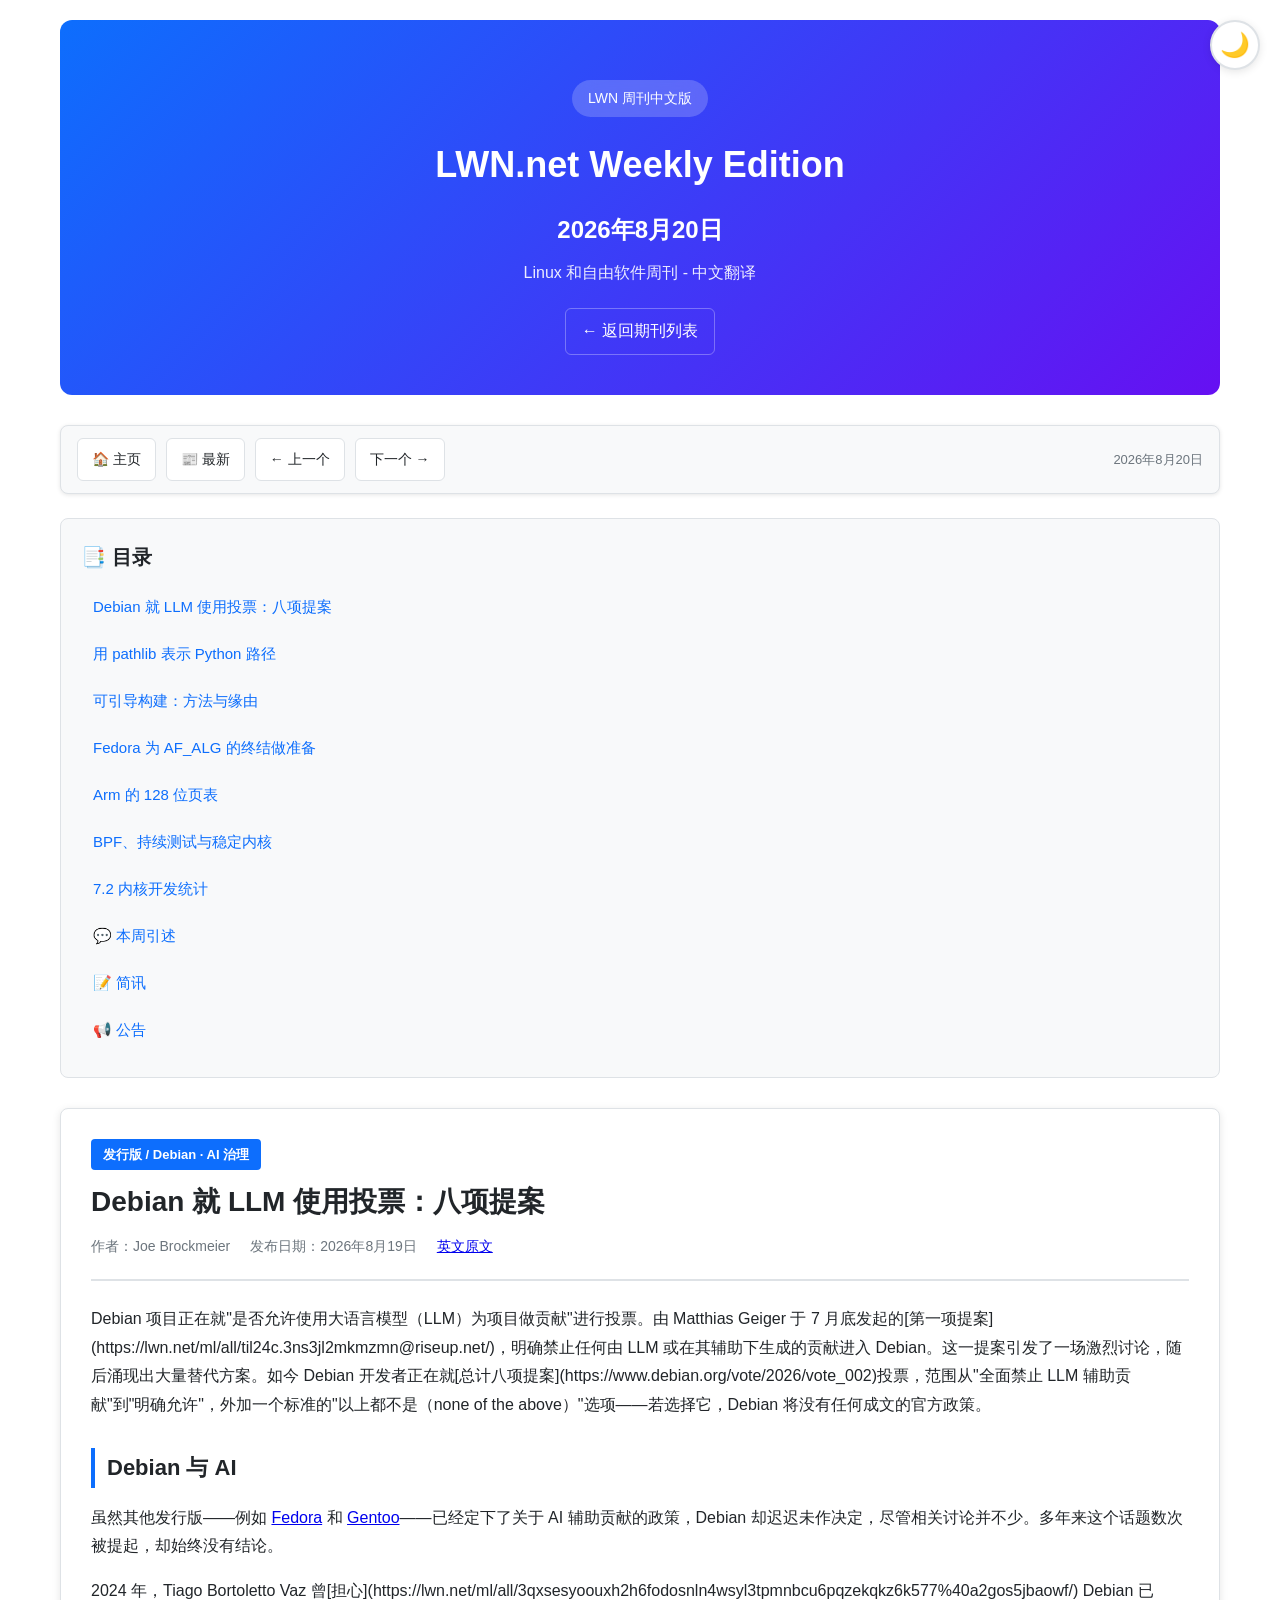
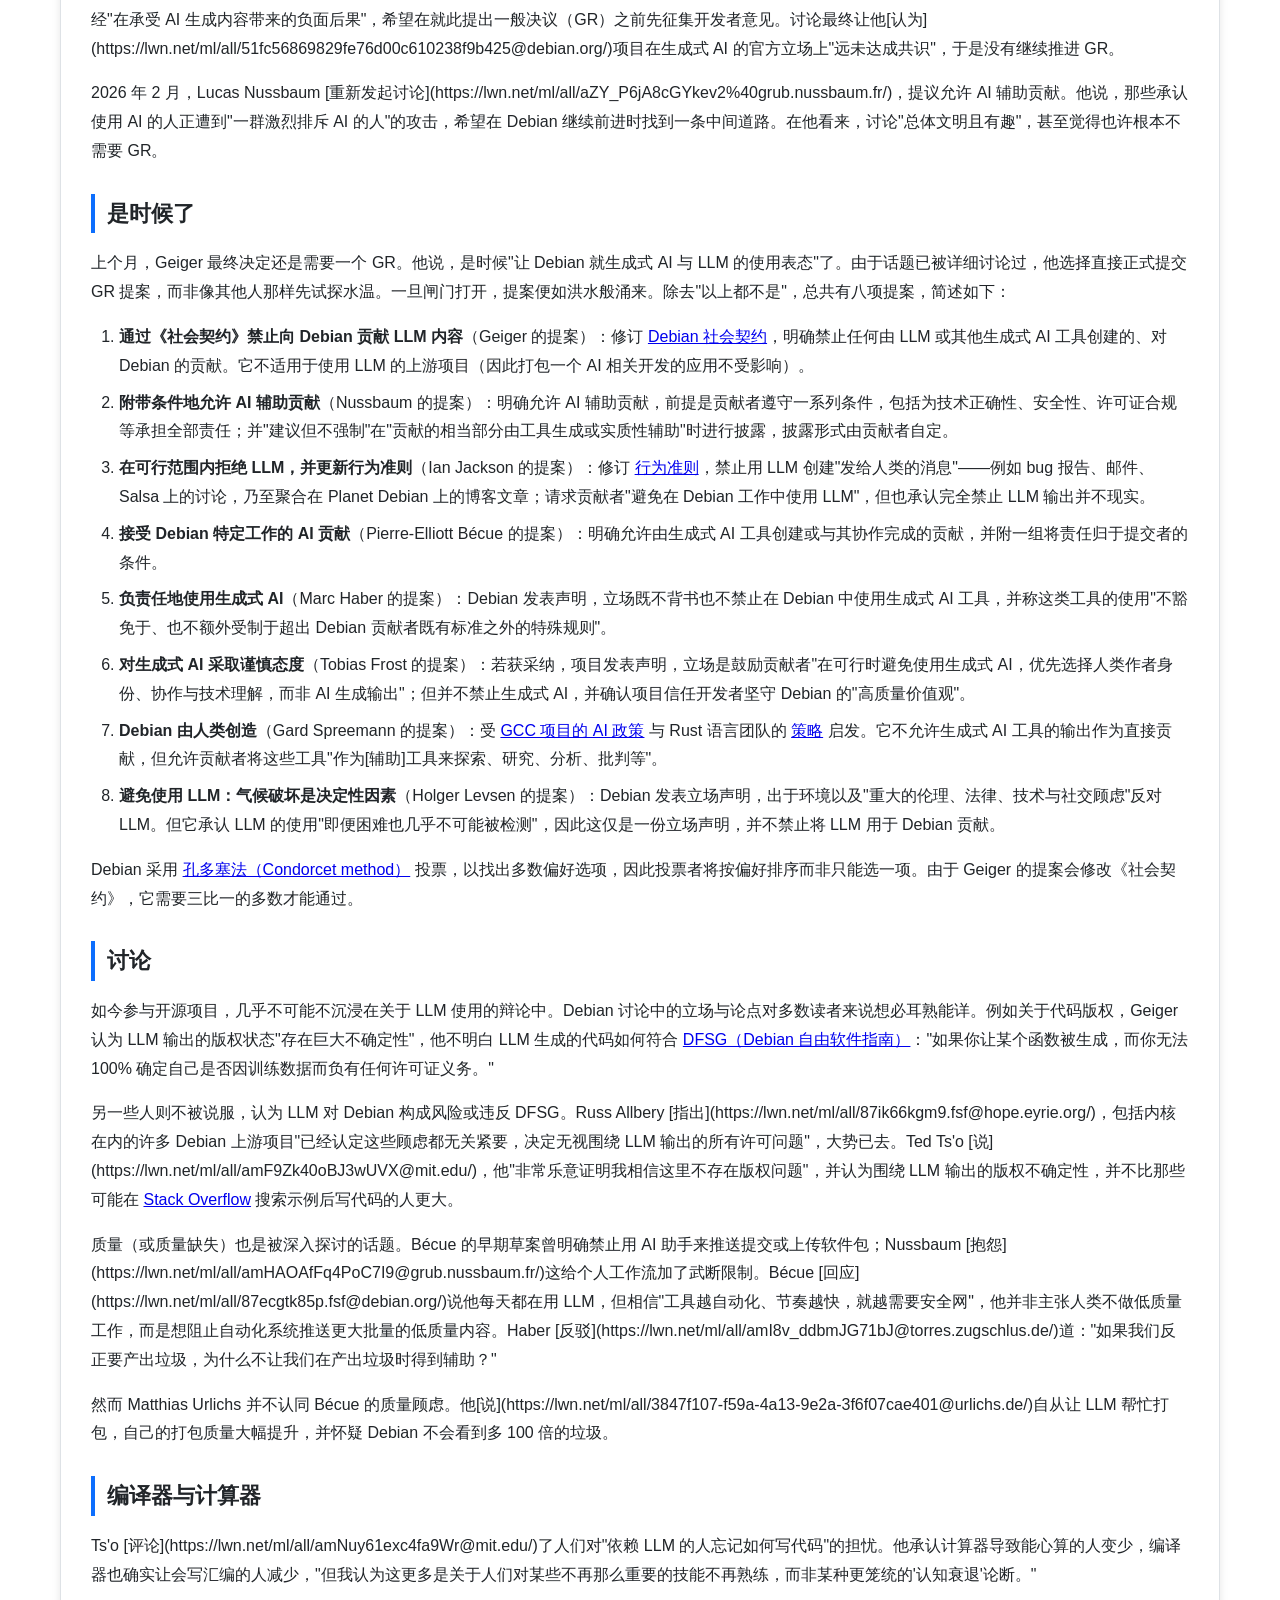
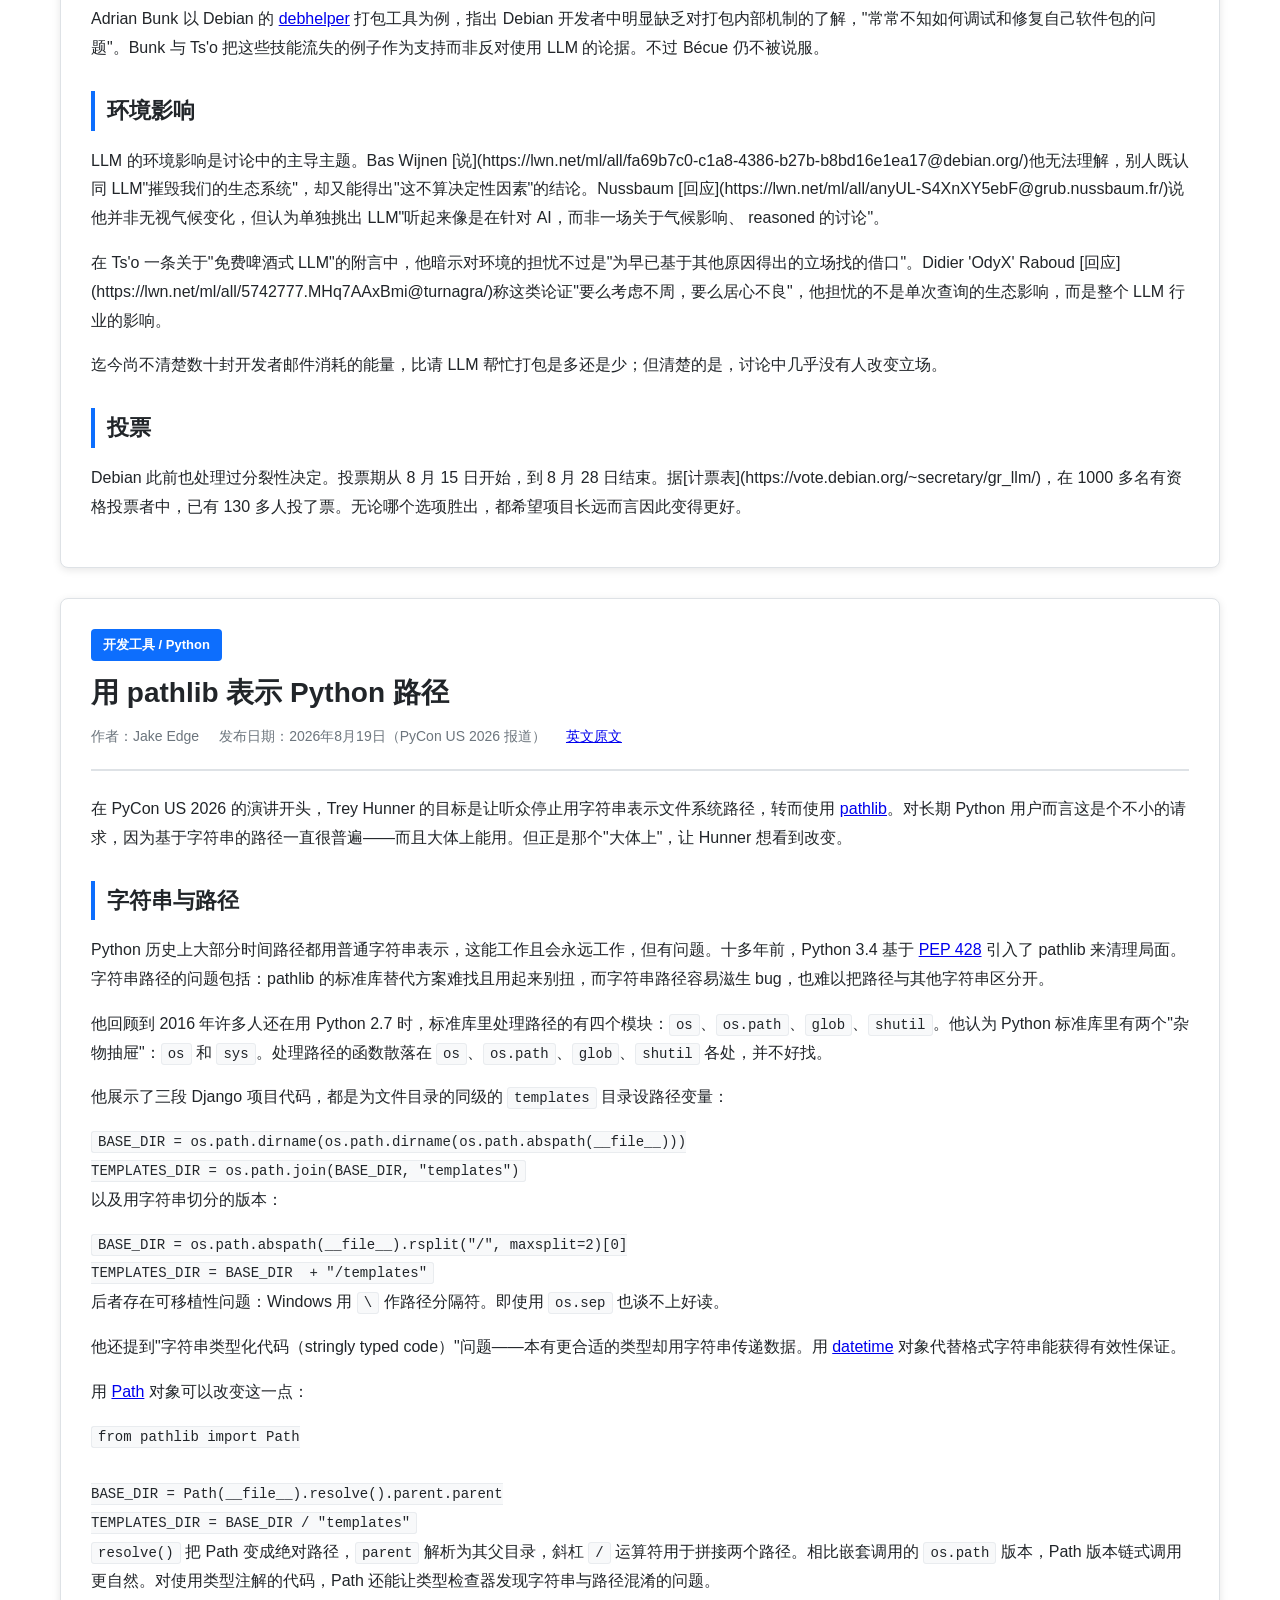
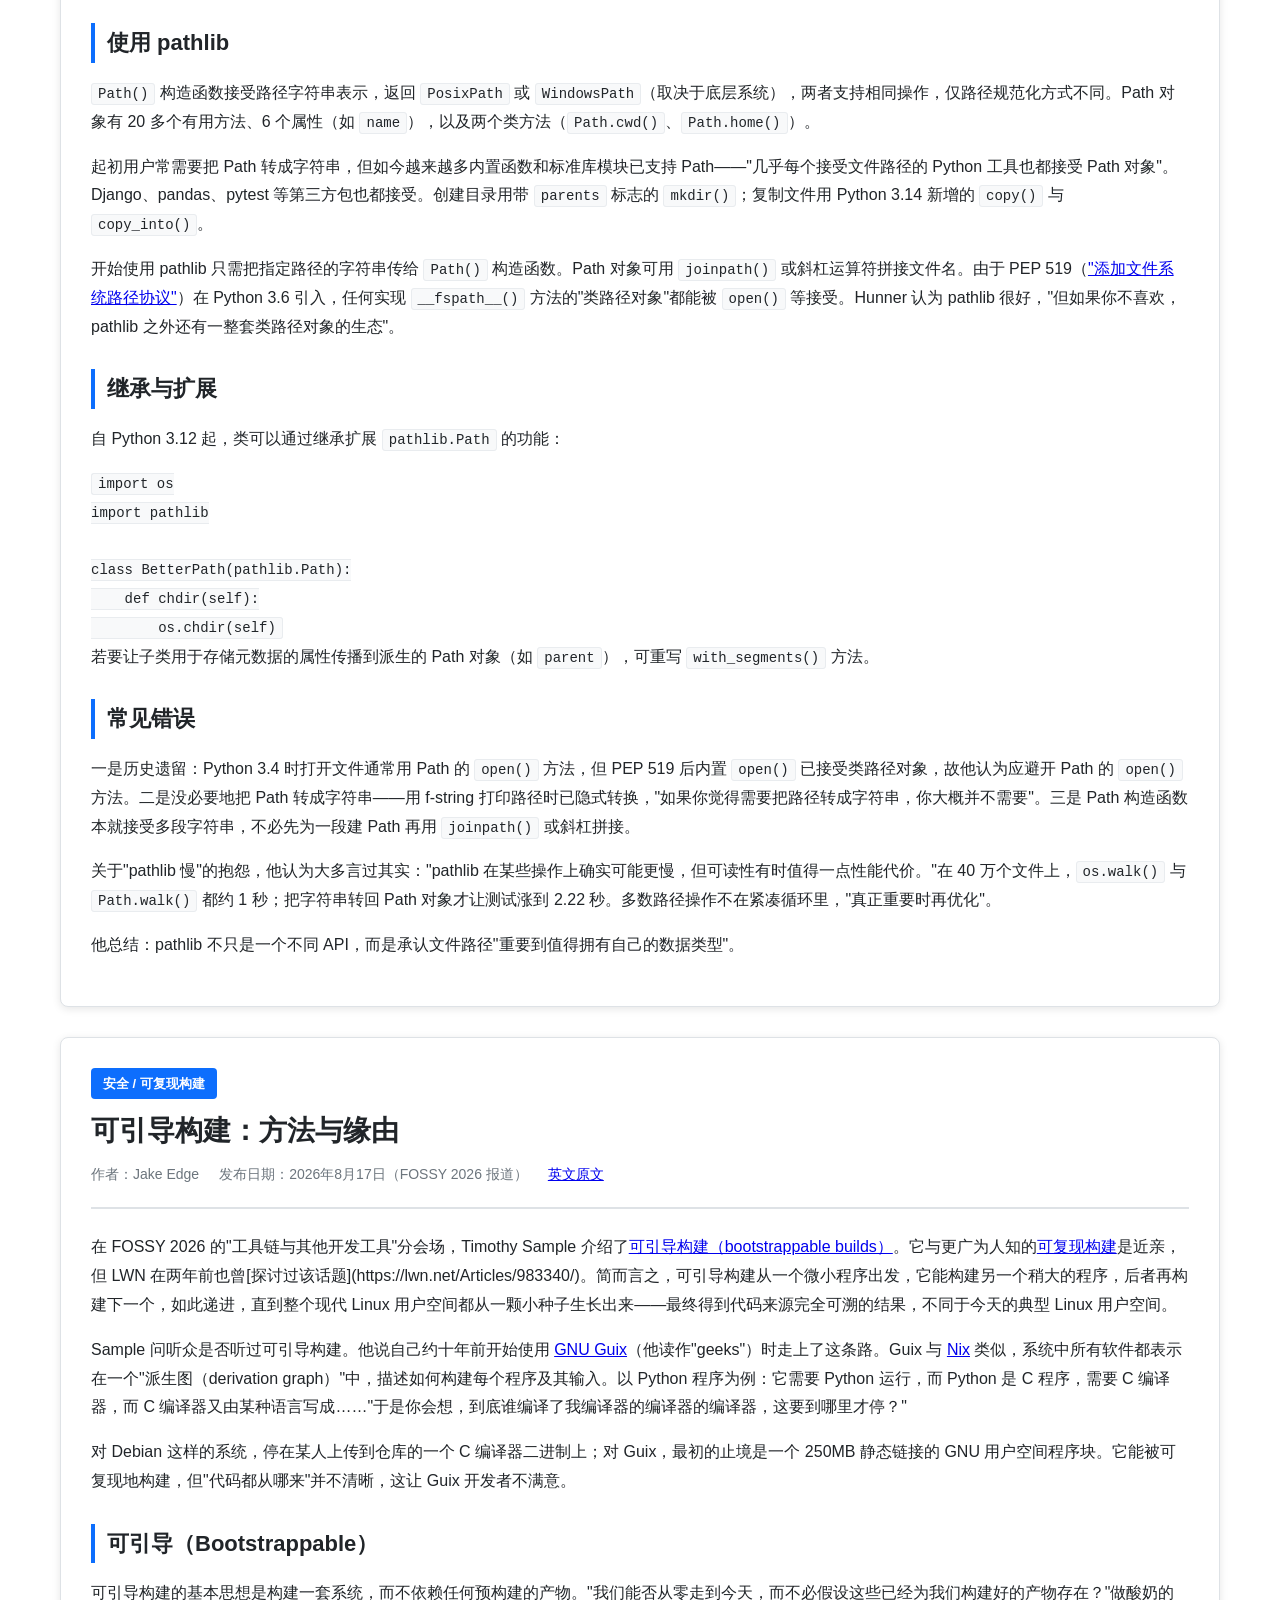
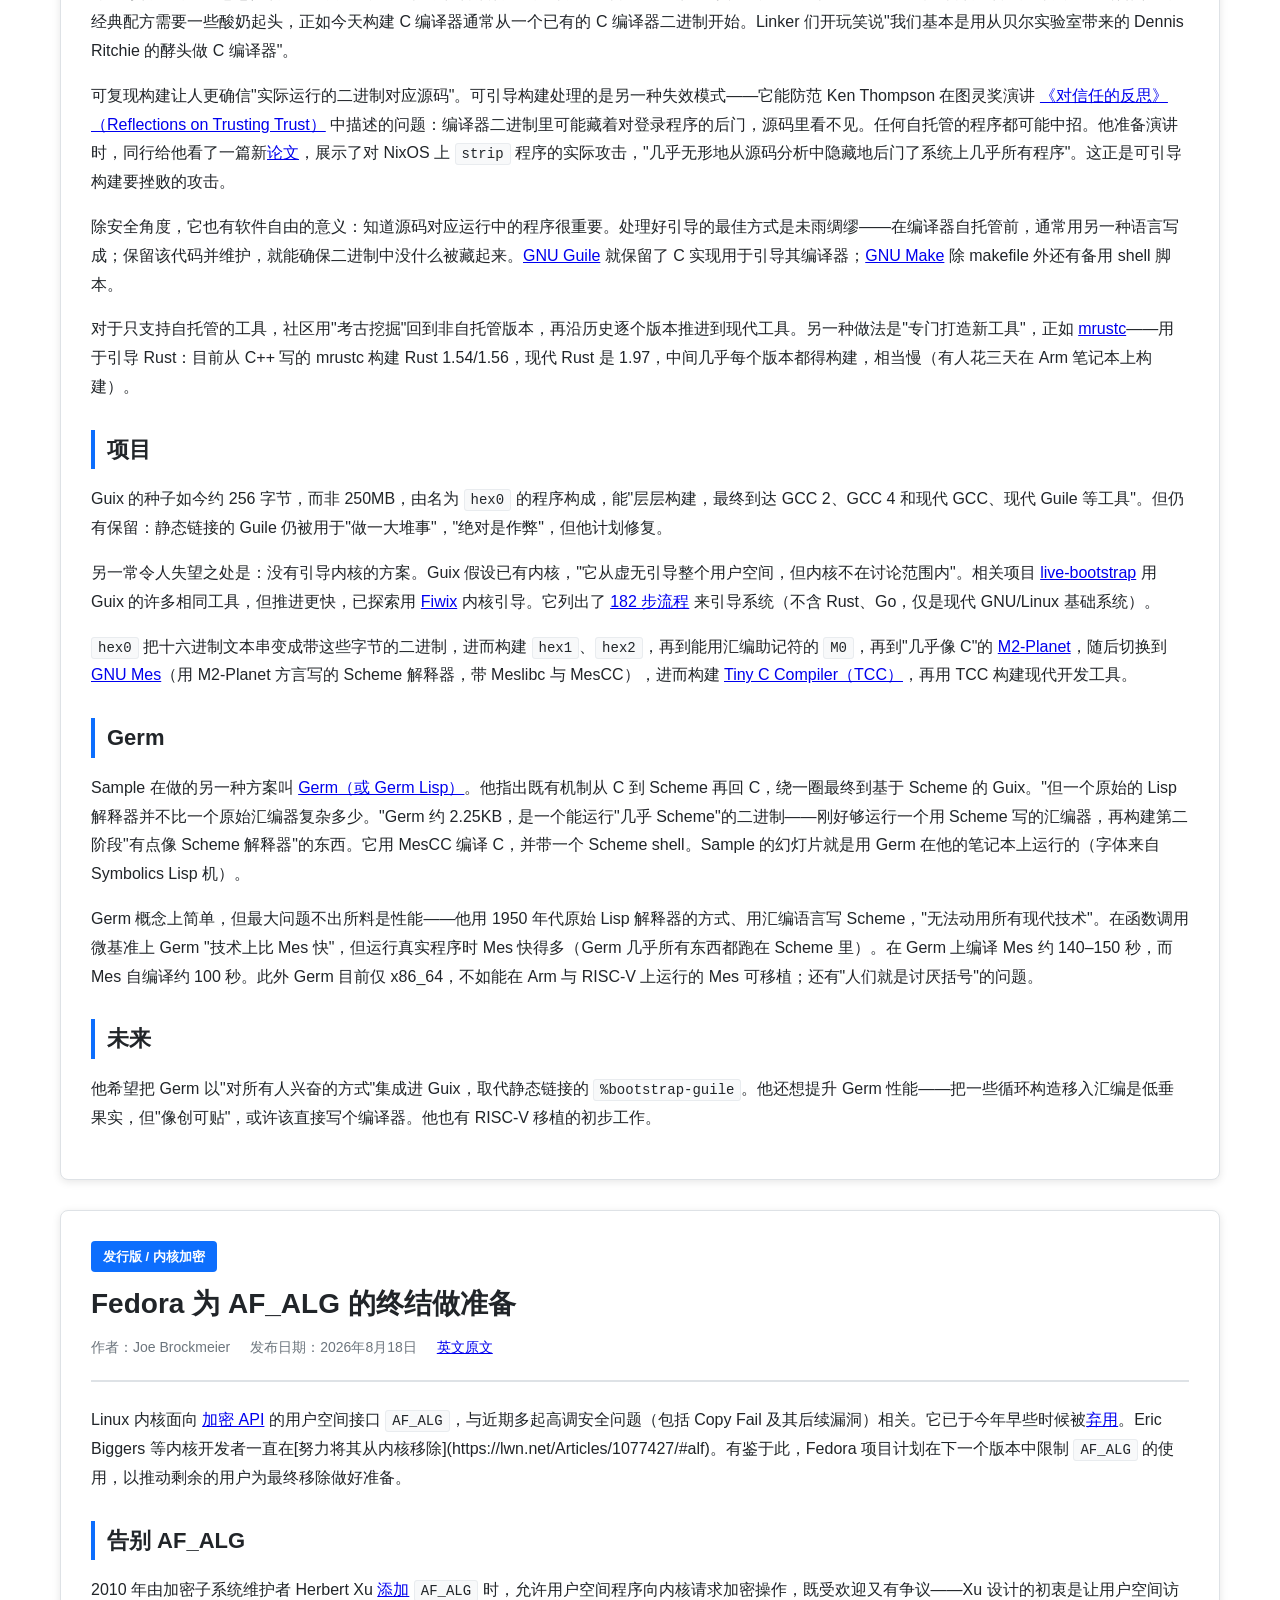
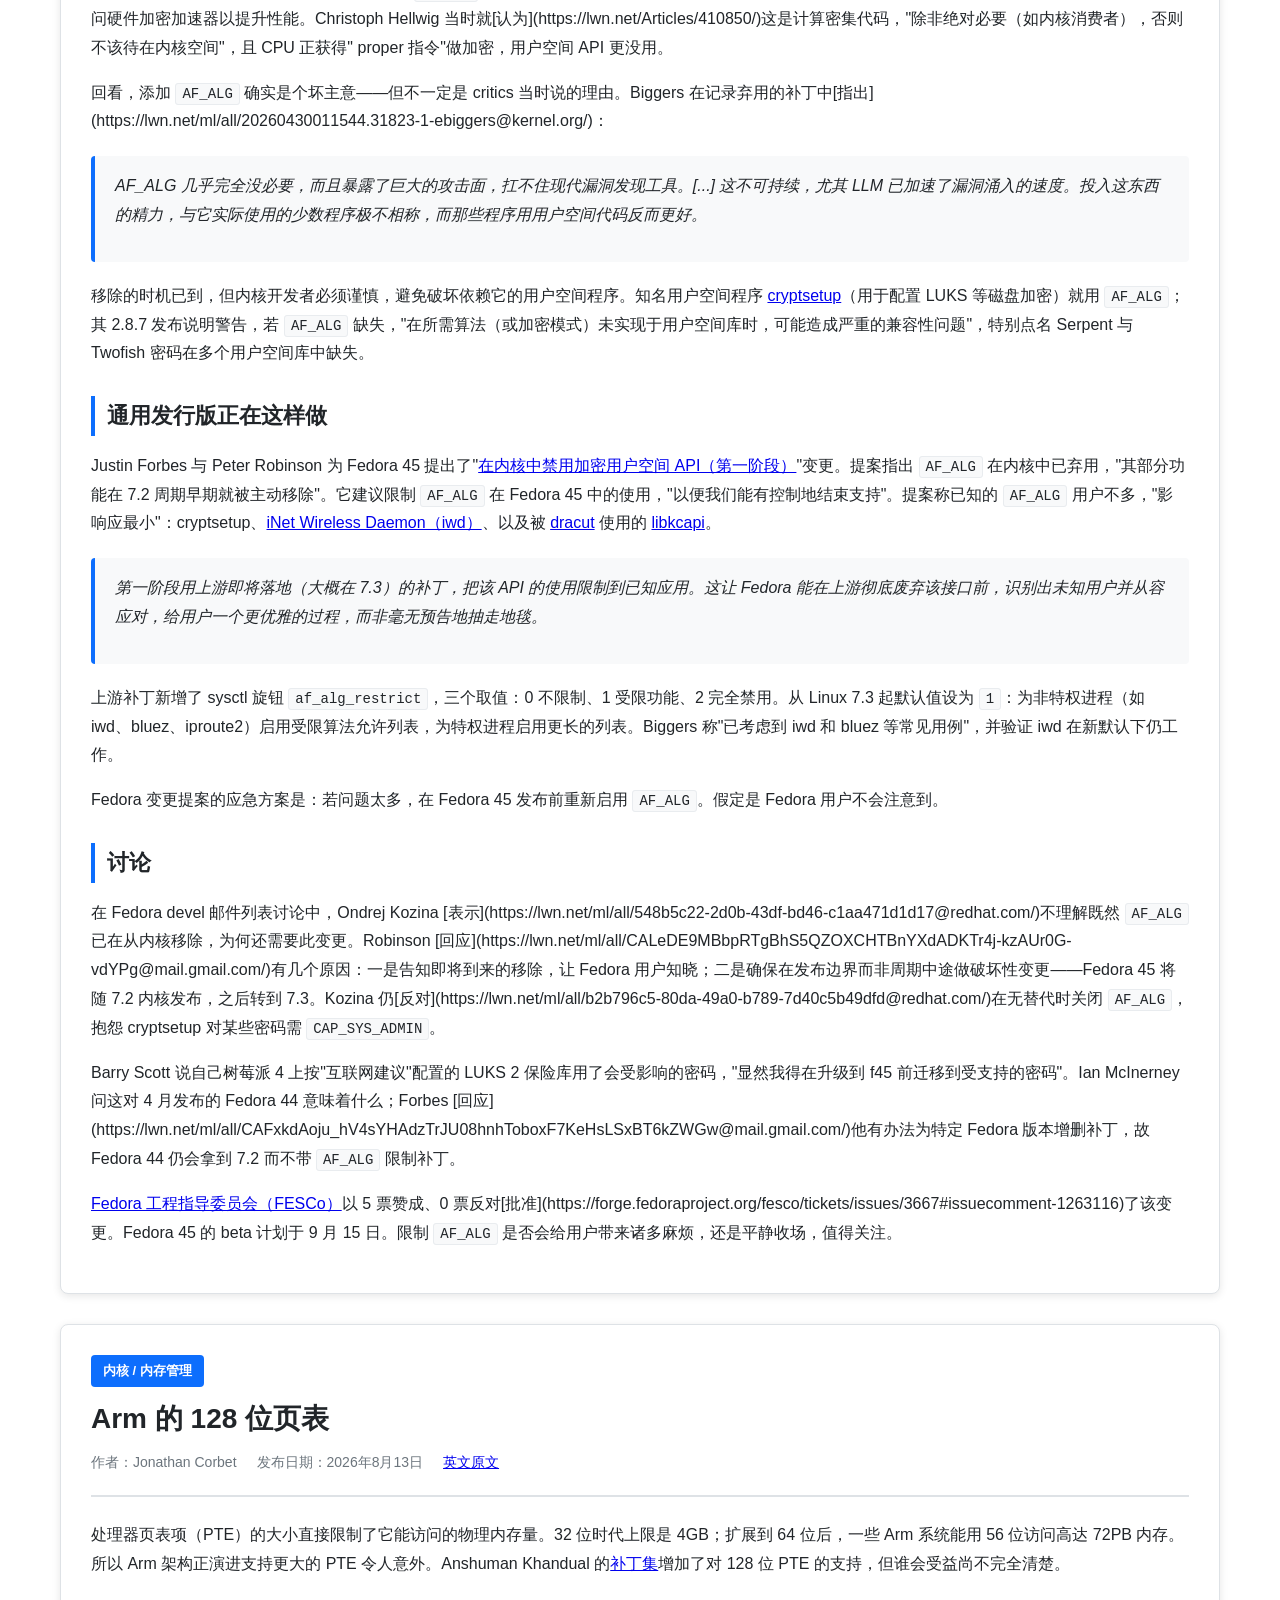
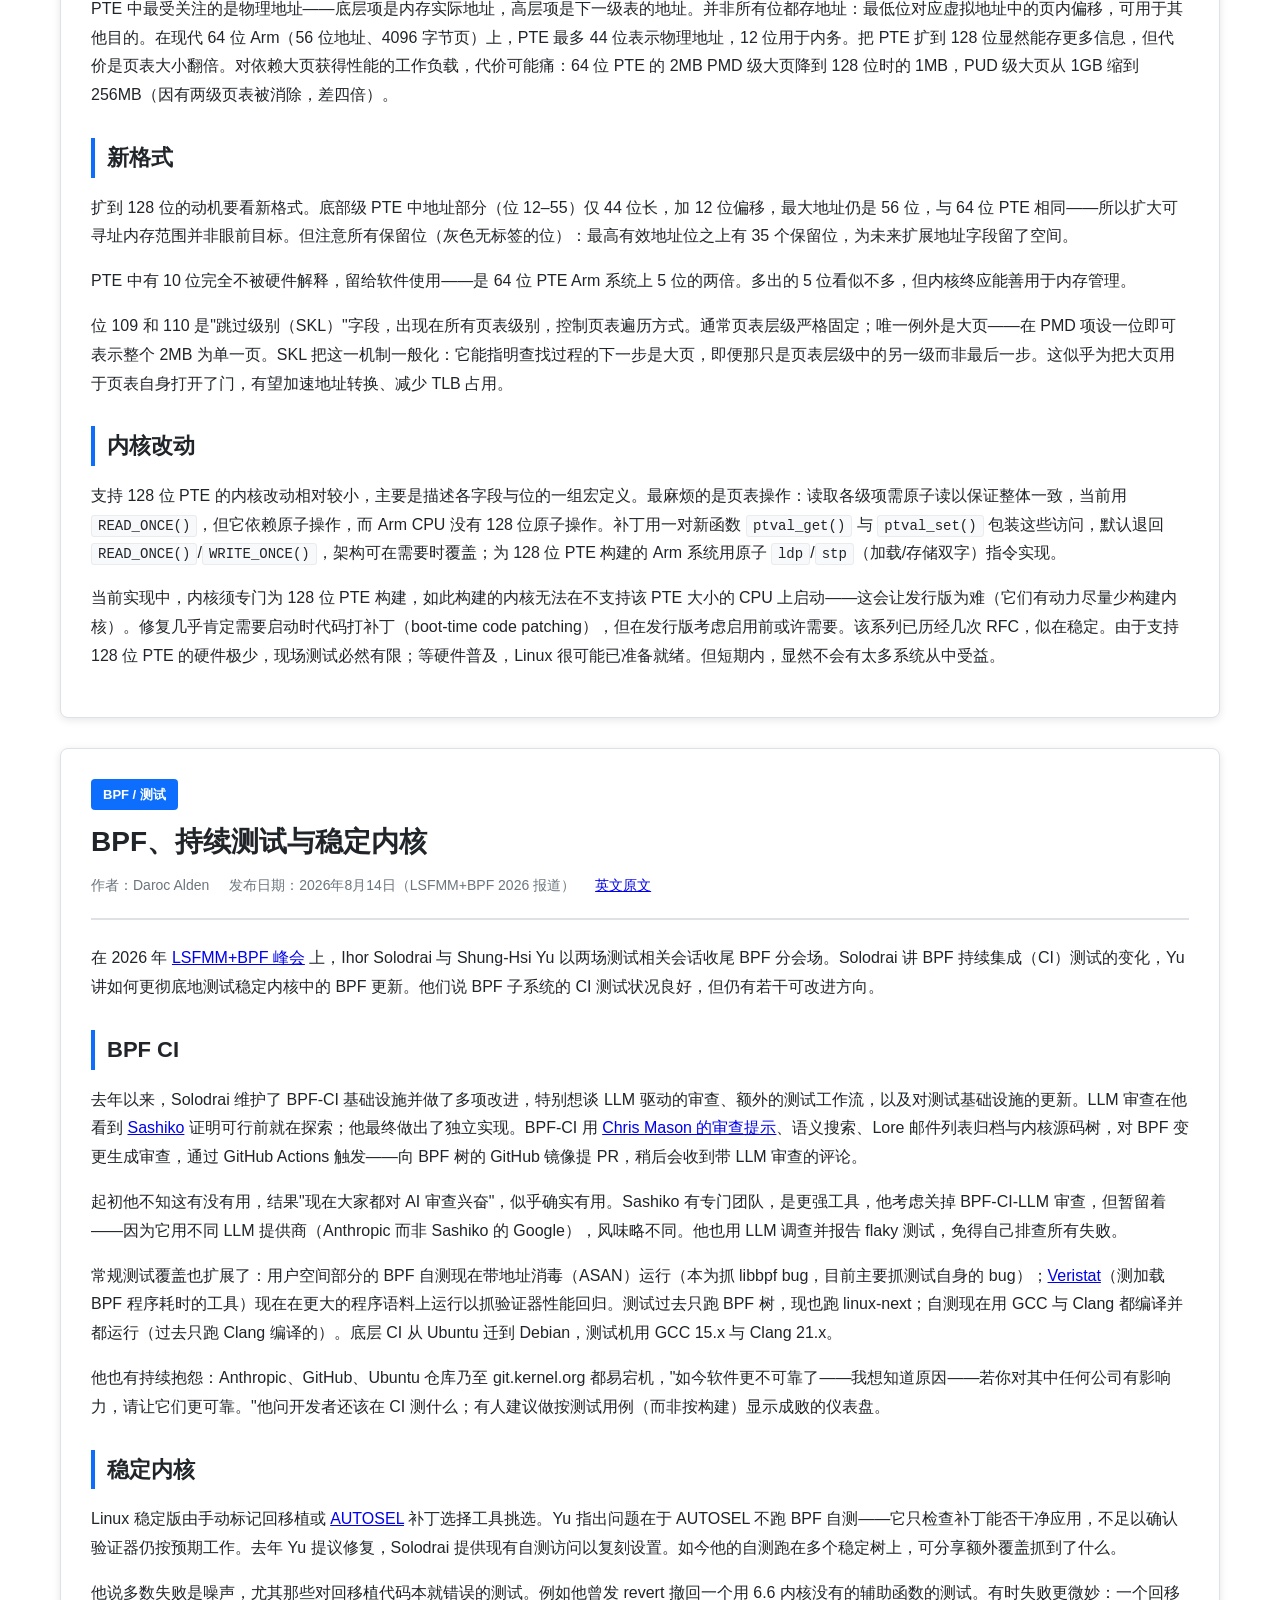
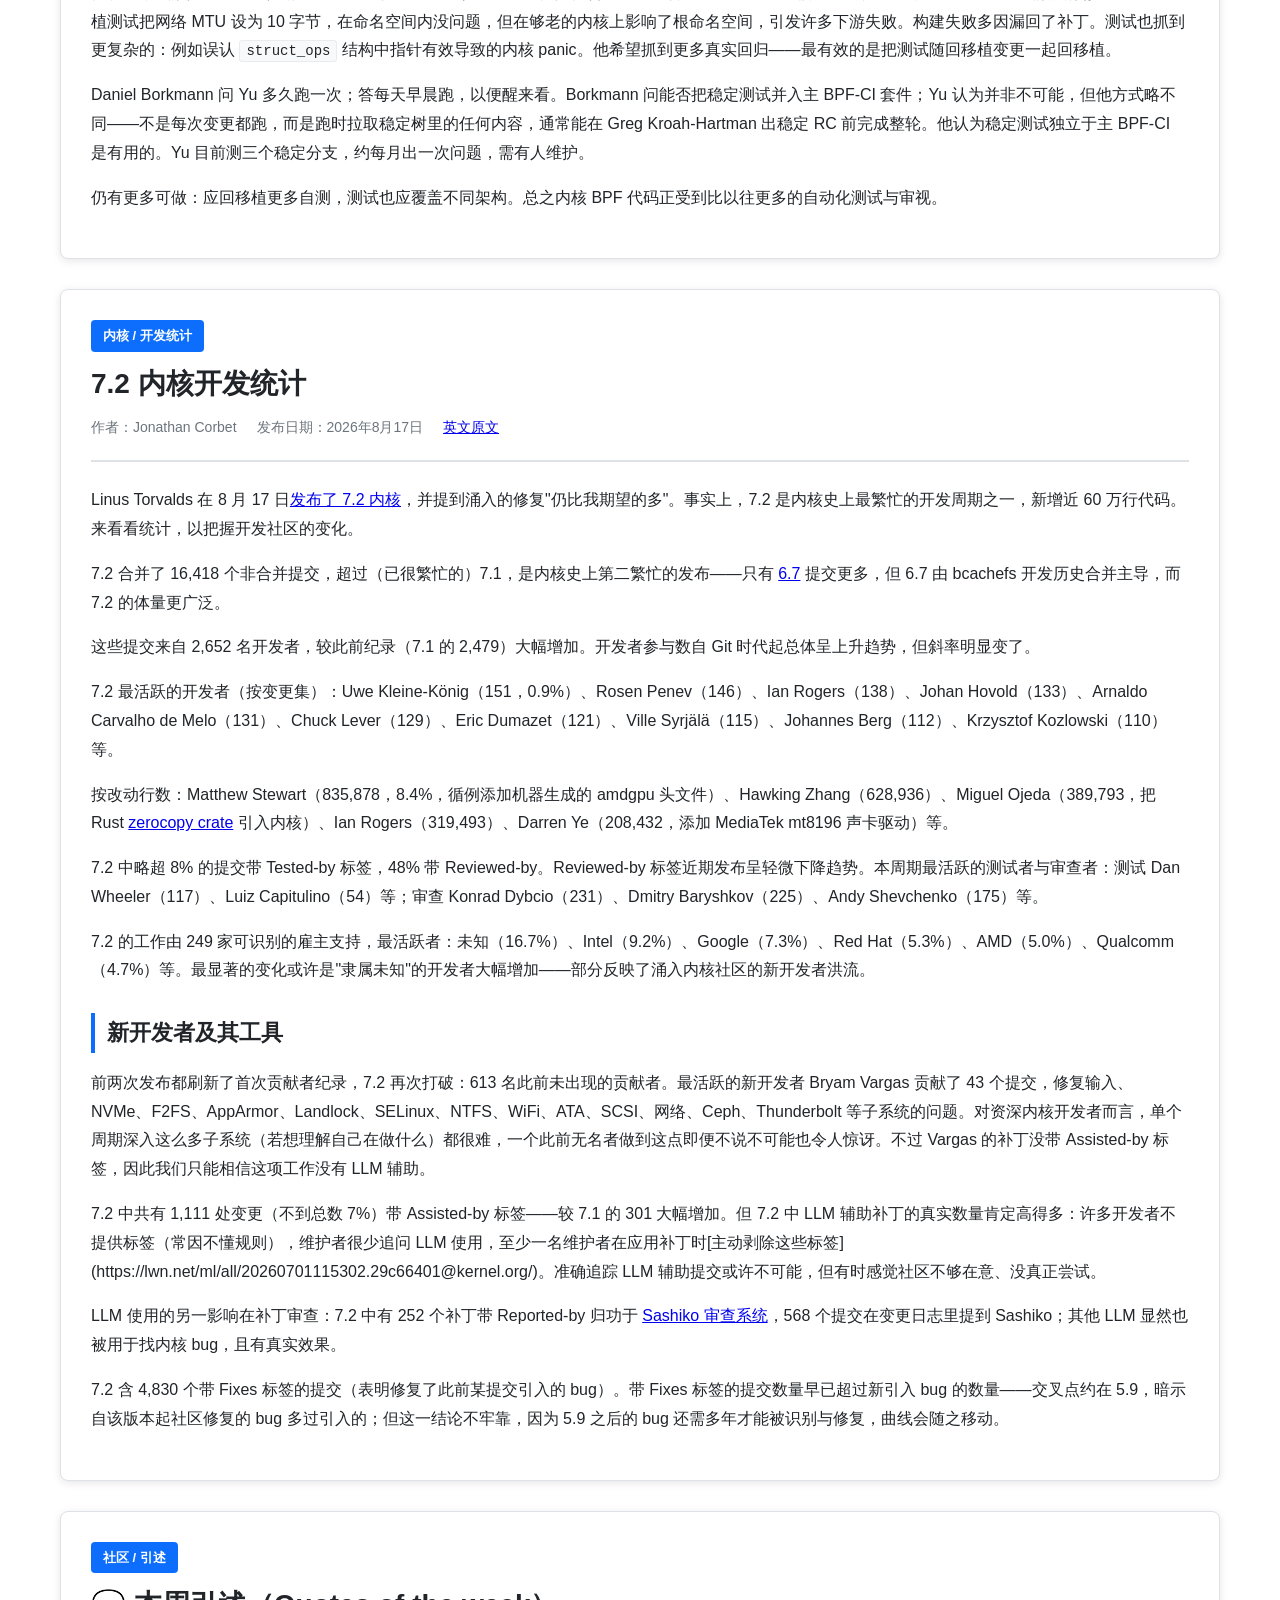
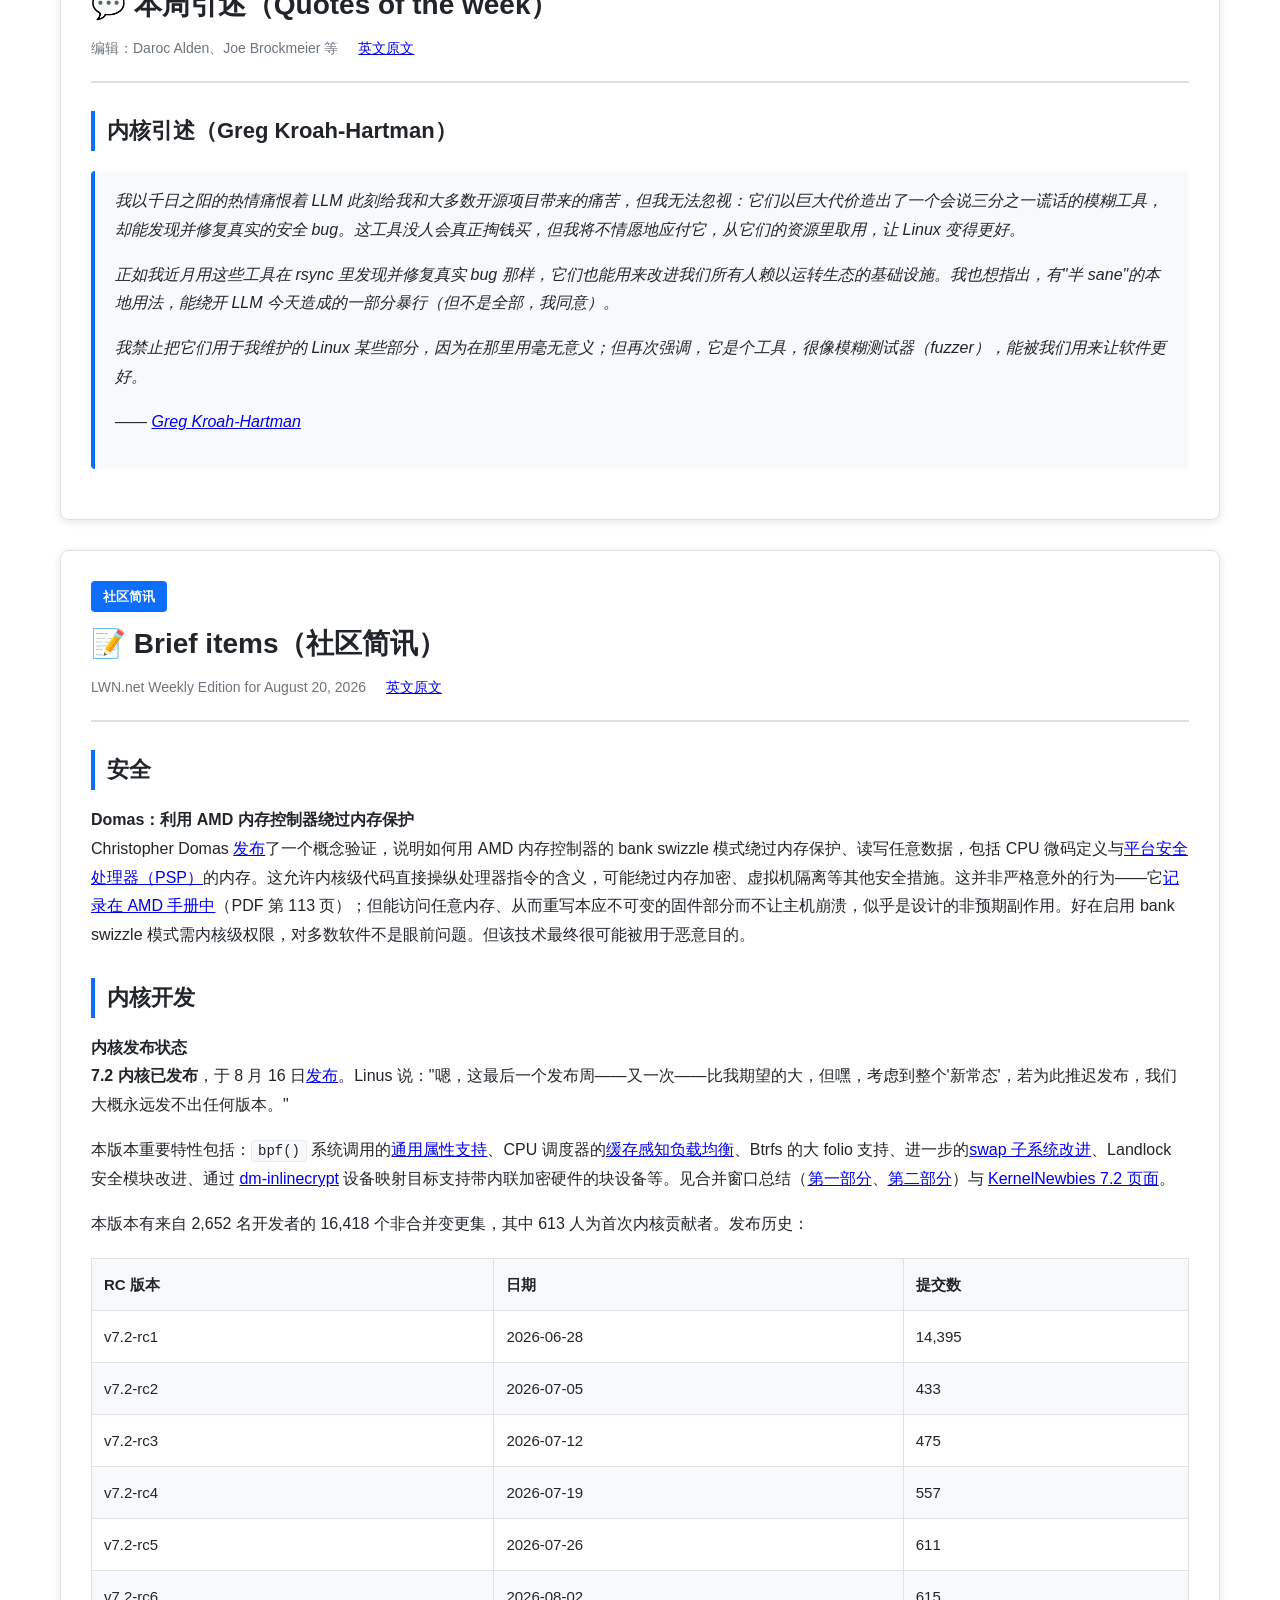
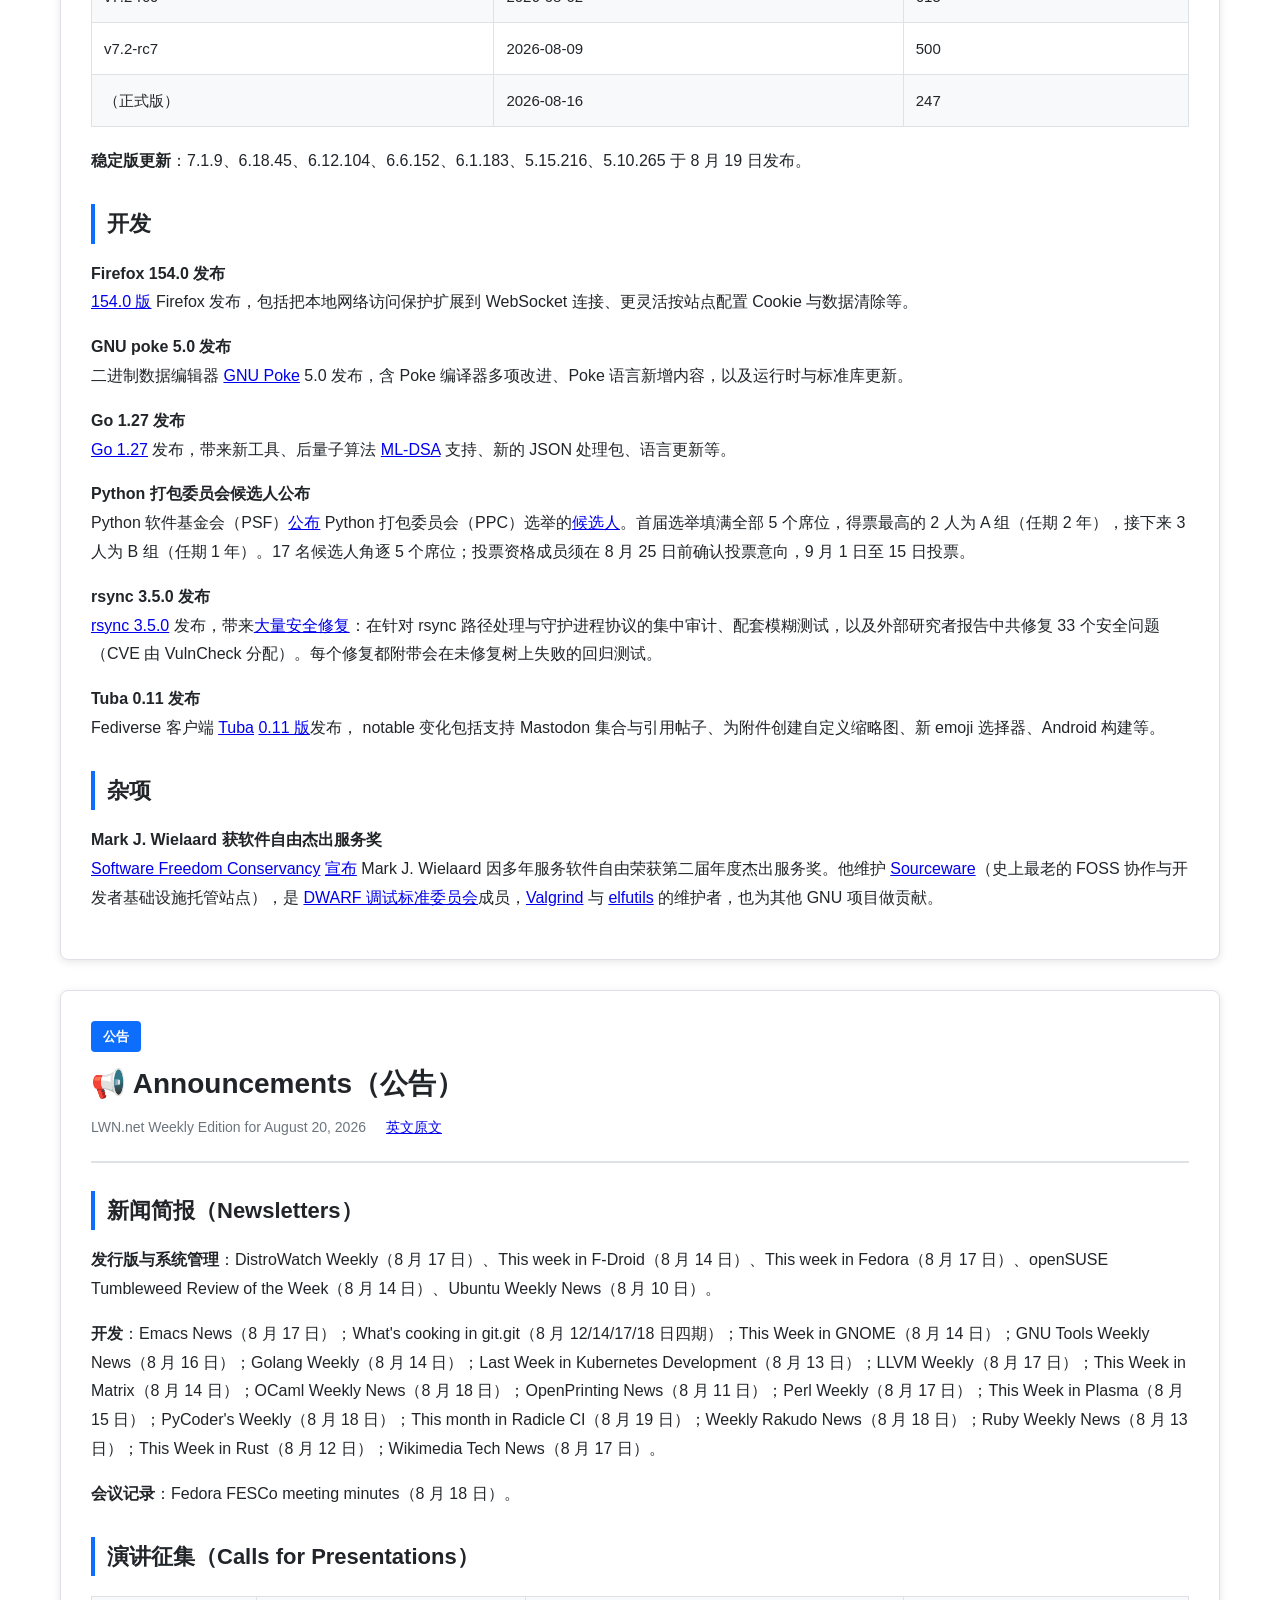
<file: 2026-08-20.html>
<!DOCTYPE html>
<html lang="zh-CN">
<head>
    <meta charset="UTF-8">
    <meta name="viewport" content="width=device-width, initial-scale=1.0">
    <title>LWN 周刊 - 2026年8月20日</title>
    <link rel="stylesheet" href="style.css">
    <link rel="icon" href="data:image/svg+xml,<svg xmlns='http://www.w3.org/2000/svg' viewBox='0 0 100 100'><text y='.9em' font-size='90'>📰</text></svg>">
</head>
<body>
    <button class="theme-toggle" id="themeToggle" aria-label="切换主题">
        <span class="theme-icon">🌙</span>
    </button>

    <div class="container">
        <header class="header">
            <div class="header-badge">LWN 周刊中文版</div>
            <h1>LWN.net Weekly Edition</h1>
            <p class="edition-date">2026年8月20日</p>
            <p class="edition-desc">Linux 和自由软件周刊 - 中文翻译</p>
            <a href="index.html" class="back-link">← 返回期刊列表</a>
        </header>

        <!-- 期刊导航 NAV-START -->
        <nav class="nav-bar" aria-label="期刊导航">
            <a class="nav-btn" href="index.html">🏠 主页</a>
            <a class="nav-btn" href="2026-08-27.html">📰 最新</a>
            <a class="nav-btn" href="2026-08-13.html">← 上一个</a>
            <a class="nav-btn" href="2026-08-27.html">下一个 →</a>
            <span class="nav-current-label">2026年8月20日</span>
        </nav>
        <!-- 期刊导航 NAV-END -->

        <main class="content">
            <!-- 目录 -->
            <div class="toc">
                <h2>📑 目录</h2>
                <ul>
                    <li><a href="#article1">Debian 就 LLM 使用投票：八项提案</a></li>
                    <li><a href="#article2">用 pathlib 表示 Python 路径</a></li>
                    <li><a href="#article3">可引导构建：方法与缘由</a></li>
                    <li><a href="#article4">Fedora 为 AF_ALG 的终结做准备</a></li>
                    <li><a href="#article5">Arm 的 128 位页表</a></li>
                    <li><a href="#article6">BPF、持续测试与稳定内核</a></li>
                    <li><a href="#article7">7.2 内核开发统计</a></li>
                    <li><a href="#quotes">💬 本周引述</a></li>
                    <li><a href="#briefs">📝 简讯</a></li>
                    <li><a href="#announcements">📢 公告</a></li>
                </ul>
            </div>

            <!-- 文章 1 -->
            <div class="article" id="article1">
                <div class="article-header">
                    <span class="article-category">发行版 / Debian · AI 治理</span>
                    <h2>Debian 就 LLM 使用投票：八项提案</h2>
                    <div class="article-meta">
                        <span>作者：Joe Brockmeier</span>
                        <span>发布日期：2026年8月19日</span>
                        <span><a href="https://lwn.net/Articles/1088565/" target="_blank">英文原文</a></span>
                    </div>
                </div>
                <div class="article-body">
                    <p>Debian 项目正在就"是否允许使用大语言模型（LLM）为项目做贡献"进行投票。由 Matthias Geiger 于 7 月底发起的[第一项提案](https://lwn.net/ml/all/til24c.3ns3jl2mkmzmn@riseup.net/)，明确禁止任何由 LLM 或在其辅助下生成的贡献进入 Debian。这一提案引发了一场激烈讨论，随后涌现出大量替代方案。如今 Debian 开发者正在就[总计八项提案](https://www.debian.org/vote/2026/vote_002)投票，范围从"全面禁止 LLM 辅助贡献"到"明确允许"，外加一个标准的"以上都不是（none of the above）"选项——若选择它，Debian 将没有任何成文的官方政策。</p>

                    <h3>Debian 与 AI</h3>
                    <p>虽然其他发行版——例如 <a href="https://docs.fedoraproject.org/en-US/council/policy/ai-contribution-policy/">Fedora</a> 和 <a href="https://wiki.gentoo.org/wiki/Project:Council/AI_policy">Gentoo</a>——已经定下了关于 AI 辅助贡献的政策，Debian 却迟迟未作决定，尽管相关讨论并不少。多年来这个话题数次被提起，却始终没有结论。</p>
                    <p>2024 年，Tiago Bortoletto Vaz 曾[担心](https://lwn.net/ml/all/3qxsesyoouxh2h6fodosnln4wsyl3tpmnbcu6pqzekqkz6k577%40a2gos5jbaowf/) Debian 已经"在承受 AI 生成内容带来的负面后果"，希望在就此提出一般决议（GR）之前先征集开发者意见。讨论最终让他[认为](https://lwn.net/ml/all/51fc56869829fe76d00c610238f9b425@debian.org/)项目在生成式 AI 的官方立场上"远未达成共识"，于是没有继续推进 GR。</p>
                    <p>2026 年 2 月，Lucas Nussbaum [重新发起讨论](https://lwn.net/ml/all/aZY_P6jA8cGYkev2%40grub.nussbaum.fr/)，提议允许 AI 辅助贡献。他说，那些承认使用 AI 的人正遭到"一群激烈排斥 AI 的人"的攻击，希望在 Debian 继续前进时找到一条中间道路。在他看来，讨论"总体文明且有趣"，甚至觉得也许根本不需要 GR。</p>

                    <h3>是时候了</h3>
                    <p>上个月，Geiger 最终决定还是需要一个 GR。他说，是时候"让 Debian 就生成式 AI 与 LLM 的使用表态"了。由于话题已被详细讨论过，他选择直接正式提交 GR 提案，而非像其他人那样先试探水温。一旦闸门打开，提案便如洪水般涌来。除去"以上都不是"，总共有八项提案，简述如下：</p>
                    <ol>
                        <li><strong>通过《社会契约》禁止向 Debian 贡献 LLM 内容</strong>（Geiger 的提案）：修订 <a href="https://www.debian.org/social_contract">Debian 社会契约</a>，明确禁止任何由 LLM 或其他生成式 AI 工具创建的、对 Debian 的贡献。它不适用于使用 LLM 的上游项目（因此打包一个 AI 相关开发的应用不受影响）。</li>
                        <li><strong>附带条件地允许 AI 辅助贡献</strong>（Nussbaum 的提案）：明确允许 AI 辅助贡献，前提是贡献者遵守一系列条件，包括为技术正确性、安全性、许可证合规等承担全部责任；并"建议但不强制"在"贡献的相当部分由工具生成或实质性辅助"时进行披露，披露形式由贡献者自定。</li>
                        <li><strong>在可行范围内拒绝 LLM，并更新行为准则</strong>（Ian Jackson 的提案）：修订 <a href="https://www.debian.org/code_of_conduct">行为准则</a>，禁止用 LLM 创建"发给人类的消息"——例如 bug 报告、邮件、Salsa 上的讨论，乃至聚合在 Planet Debian 上的博客文章；请求贡献者"避免在 Debian 工作中使用 LLM"，但也承认完全禁止 LLM 输出并不现实。</li>
                        <li><strong>接受 Debian 特定工作的 AI 贡献</strong>（Pierre-Elliott Bécue 的提案）：明确允许由生成式 AI 工具创建或与其协作完成的贡献，并附一组将责任归于提交者的条件。</li>
                        <li><strong>负责任地使用生成式 AI</strong>（Marc Haber 的提案）：Debian 发表声明，立场既不背书也不禁止在 Debian 中使用生成式 AI 工具，并称这类工具的使用"不豁免于、也不额外受制于超出 Debian 贡献者既有标准之外的特殊规则"。</li>
                        <li><strong>对生成式 AI 采取谨慎态度</strong>（Tobias Frost 的提案）：若获采纳，项目发表声明，立场是鼓励贡献者"在可行时避免使用生成式 AI，优先选择人类作者身份、协作与技术理解，而非 AI 生成输出"；但并不禁止生成式 AI，并确认项目信任开发者坚守 Debian 的"高质量价值观"。</li>
                        <li><strong>Debian 由人类创造</strong>（Gard Spreemann 的提案）：受 <a href="https://gcc.gnu.org/ai-policy.html">GCC 项目的 AI 政策</a> 与 Rust 语言团队的 <a href="https://forge.rust-lang.org/policies/llm-usage.html">策略</a> 启发。它不允许生成式 AI 工具的输出作为直接贡献，但允许贡献者将这些工具"作为[辅助]工具来探索、研究、分析、批判等"。</li>
                        <li><strong>避免使用 LLM：气候破坏是决定性因素</strong>（Holger Levsen 的提案）：Debian 发表立场声明，出于环境以及"重大的伦理、法律、技术与社交顾虑"反对 LLM。但它承认 LLM 的使用"即便困难也几乎不可能被检测"，因此这仅是一份立场声明，并不禁止将 LLM 用于 Debian 贡献。</li>
                    </ol>
                    <p>Debian 采用 <a href="https://en.wikipedia.org/wiki/Condorcet_method">孔多塞法（Condorcet method）</a> 投票，以找出多数偏好选项，因此投票者将按偏好排序而非只能选一项。由于 Geiger 的提案会修改《社会契约》，它需要三比一的多数才能通过。</p>

                    <h3>讨论</h3>
                    <p>如今参与开源项目，几乎不可能不沉浸在关于 LLM 使用的辩论中。Debian 讨论中的立场与论点对多数读者来说想必耳熟能详。例如关于代码版权，Geiger 认为 LLM 输出的版权状态"存在巨大不确定性"，他不明白 LLM 生成的代码如何符合 <a href="https://www.debian.org/social_contract#guidelines">DFSG（Debian 自由软件指南）</a>："如果你让某个函数被生成，而你无法 100% 确定自己是否因训练数据而负有任何许可证义务。"</p>
                    <p>另一些人则不被说服，认为 LLM 对 Debian 构成风险或违反 DFSG。Russ Allbery [指出](https://lwn.net/ml/all/87ik66kgm9.fsf@hope.eyrie.org/)，包括内核在内的许多 Debian 上游项目"已经认定这些顾虑都无关紧要，决定无视围绕 LLM 输出的所有许可问题"，大势已去。Ted Ts'o [说](https://lwn.net/ml/all/amF9Zk40oBJ3wUVX@mit.edu/)，他"非常乐意证明我相信这里不存在版权问题"，并认为围绕 LLM 输出的版权不确定性，并不比那些可能在 <a href="https://stackoverflow.com/">Stack Overflow</a> 搜索示例后写代码的人更大。</p>
                    <p>质量（或质量缺失）也是被深入探讨的话题。Bécue 的早期草案曾明确禁止用 AI 助手来推送提交或上传软件包；Nussbaum [抱怨](https://lwn.net/ml/all/amHAOAfFq4PoC7I9@grub.nussbaum.fr/)这给个人工作流加了武断限制。Bécue [回应](https://lwn.net/ml/all/87ecgtk85p.fsf@debian.org/)说他每天都在用 LLM，但相信"工具越自动化、节奏越快，就越需要安全网"，他并非主张人类不做低质量工作，而是想阻止自动化系统推送更大批量的低质量内容。Haber [反驳](https://lwn.net/ml/all/amI8v_ddbmJG71bJ@torres.zugschlus.de/)道："如果我们反正要产出垃圾，为什么不让我们在产出垃圾时得到辅助？"</p>
                    <p>然而 Matthias Urlichs 并不认同 Bécue 的质量顾虑。他[说](https://lwn.net/ml/all/3847f107-f59a-4a13-9e2a-3f6f07cae401@urlichs.de/)自从让 LLM 帮忙打包，自己的打包质量大幅提升，并怀疑 Debian 不会看到多 100 倍的垃圾。</p>

                    <h3>编译器与计算器</h3>
                    <p>Ts'o [评论](https://lwn.net/ml/all/amNuy61exc4fa9Wr@mit.edu/)了人们对"依赖 LLM 的人忘记如何写代码"的担忧。他承认计算器导致能心算的人变少，编译器也确实让会写汇编的人减少，"但我认为这更多是关于人们对某些不再那么重要的技能不再熟练，而非某种更笼统的'认知衰退'论断。"</p>
                    <p>Adrian Bunk 以 Debian 的 <a href="https://www.man7.org/linux/man-pages/man7/debhelper.7.html">debhelper</a> 打包工具为例，指出 Debian 开发者中明显缺乏对打包内部机制的了解，"常常不知如何调试和修复自己软件包的问题"。Bunk 与 Ts'o 把这些技能流失的例子作为支持而非反对使用 LLM 的论据。不过 Bécue 仍不被说服。</p>

                    <h3>环境影响</h3>
                    <p>LLM 的环境影响是讨论中的主导主题。Bas Wijnen [说](https://lwn.net/ml/all/fa69b7c0-c1a8-4386-b27b-b8bd16e1ea17@debian.org/)他无法理解，别人既认同 LLM"摧毁我们的生态系统"，却又能得出"这不算决定性因素"的结论。Nussbaum [回应](https://lwn.net/ml/all/anyUL-S4XnXY5ebF@grub.nussbaum.fr/)说他并非无视气候变化，但认为单独挑出 LLM"听起来像是在针对 AI，而非一场关于气候影响、 reasoned 的讨论"。</p>
                    <p>在 Ts'o 一条关于"免费啤酒式 LLM"的附言中，他暗示对环境的担忧不过是"为早已基于其他原因得出的立场找的借口"。Didier 'OdyX' Raboud [回应](https://lwn.net/ml/all/5742777.MHq7AAxBmi@turnagra/)称这类论证"要么考虑不周，要么居心不良"，他担忧的不是单次查询的生态影响，而是整个 LLM 行业的影响。</p>
                    <p>迄今尚不清楚数十封开发者邮件消耗的能量，比请 LLM 帮忙打包是多还是少；但清楚的是，讨论中几乎没有人改变立场。</p>

                    <h3>投票</h3>
                    <p>Debian 此前也处理过分裂性决定。投票期从 8 月 15 日开始，到 8 月 28 日结束。据[计票表](https://vote.debian.org/~secretary/gr_llm/)，在 1000 多名有资格投票者中，已有 130 多人投了票。无论哪个选项胜出，都希望项目长远而言因此变得更好。</p>
                </div>
            </div>

            <!-- 文章 2 -->
            <div class="article" id="article2">
                <div class="article-header">
                    <span class="article-category">开发工具 / Python</span>
                    <h2>用 pathlib 表示 Python 路径</h2>
                    <div class="article-meta">
                        <span>作者：Jake Edge</span>
                        <span>发布日期：2026年8月19日（PyCon US 2026 报道）</span>
                        <span><a href="https://lwn.net/Articles/1088565/" target="_blank">英文原文</a></span>
                    </div>
                </div>
                <div class="article-body">
                    <p>在 PyCon US 2026 的演讲开头，Trey Hunner 的目标是让听众停止用字符串表示文件系统路径，转而使用 <a href="https://docs.python.org/3/library/pathlib.html">pathlib</a>。对长期 Python 用户而言这是个不小的请求，因为基于字符串的路径一直很普遍——而且大体上能用。但正是那个"大体上"，让 Hunner 想看到改变。</p>

                    <h3>字符串与路径</h3>
                    <p>Python 历史上大部分时间路径都用普通字符串表示，这能工作且会永远工作，但有问题。十多年前，Python 3.4 基于 <a href="https://peps.python.org/pep-0428/">PEP 428</a> 引入了 pathlib 来清理局面。字符串路径的问题包括：pathlib 的标准库替代方案难找且用起来别扭，而字符串路径容易滋生 bug，也难以把路径与其他字符串区分开。</p>
                    <p>他回顾到 2016 年许多人还在用 Python 2.7 时，标准库里处理路径的有四个模块：<code>os</code>、<code>os.path</code>、<code>glob</code>、<code>shutil</code>。他认为 Python 标准库里有两个"杂物抽屉"：<code>os</code> 和 <code>sys</code>。处理路径的函数散落在 <code>os</code>、<code>os.path</code>、<code>glob</code>、<code>shutil</code> 各处，并不好找。</p>
                    <p>他展示了三段 Django 项目代码，都是为文件目录的同级的 <code>templates</code> 目录设路径变量：</p>
                    <pre><code>BASE_DIR = os.path.dirname(os.path.dirname(os.path.abspath(__file__)))
TEMPLATES_DIR = os.path.join(BASE_DIR, "templates")</code></pre>
                    <p>以及用字符串切分的版本：</p>
                    <pre><code>BASE_DIR = os.path.abspath(__file__).rsplit("/", maxsplit=2)[0]
TEMPLATES_DIR = BASE_DIR  + "/templates"</code></pre>
                    <p>后者存在可移植性问题：Windows 用 <code>\</code> 作路径分隔符。即使用 <code>os.sep</code> 也谈不上好读。</p>
                    <p>他还提到"字符串类型化代码（stringly typed code）"问题——本有更合适的类型却用字符串传递数据。用 <a href="https://docs.python.org/3/library/datetime.html">datetime</a> 对象代替格式字符串能获得有效性保证。</p>
                    <p>用 <a href="https://docs.python.org/3/library/pathlib.html#pathlib.Path">Path</a> 对象可以改变这一点：</p>
                    <pre><code>from pathlib import Path

BASE_DIR = Path(__file__).resolve().parent.parent
TEMPLATES_DIR = BASE_DIR / "templates"</code></pre>
                    <p><code>resolve()</code> 把 Path 变成绝对路径，<code>parent</code> 解析为其父目录，斜杠 <code>/</code> 运算符用于拼接两个路径。相比嵌套调用的 <code>os.path</code> 版本，Path 版本链式调用更自然。对使用类型注解的代码，Path 还能让类型检查器发现字符串与路径混淆的问题。</p>

                    <h3>使用 pathlib</h3>
                    <p><code>Path()</code> 构造函数接受路径字符串表示，返回 <code>PosixPath</code> 或 <code>WindowsPath</code>（取决于底层系统），两者支持相同操作，仅路径规范化方式不同。Path 对象有 20 多个有用方法、6 个属性（如 <code>name</code>），以及两个类方法（<code>Path.cwd()</code>、<code>Path.home()</code>）。</p>
                    <p>起初用户常需要把 Path 转成字符串，但如今越来越多内置函数和标准库模块已支持 Path——"几乎每个接受文件路径的 Python 工具也都接受 Path 对象"。Django、pandas、pytest 等第三方包也都接受。创建目录用带 <code>parents</code> 标志的 <code>mkdir()</code>；复制文件用 Python 3.14 新增的 <code>copy()</code> 与 <code>copy_into()</code>。</p>
                    <p>开始使用 pathlib 只需把指定路径的字符串传给 <code>Path()</code> 构造函数。Path 对象可用 <code>joinpath()</code> 或斜杠运算符拼接文件名。由于 PEP 519（<a href="https://peps.python.org/pep-0519/">"添加文件系统路径协议"</a>）在 Python 3.6 引入，任何实现 <code>__fspath__()</code> 方法的"类路径对象"都能被 <code>open()</code> 等接受。Hunner 认为 pathlib 很好，"但如果你不喜欢，pathlib 之外还有一整套类路径对象的生态"。</p>

                    <h3>继承与扩展</h3>
                    <p>自 Python 3.12 起，类可以通过继承扩展 <code>pathlib.Path</code> 的功能：</p>
                    <pre><code>import os
import pathlib

class BetterPath(pathlib.Path):
    def chdir(self):
        os.chdir(self)</code></pre>
                    <p>若要让子类用于存储元数据的属性传播到派生的 Path 对象（如 <code>parent</code>），可重写 <code>with_segments()</code> 方法。</p>

                    <h3>常见错误</h3>
                    <p>一是历史遗留：Python 3.4 时打开文件通常用 Path 的 <code>open()</code> 方法，但 PEP 519 后内置 <code>open()</code> 已接受类路径对象，故他认为应避开 Path 的 <code>open()</code> 方法。二是没必要地把 Path 转成字符串——用 f-string 打印路径时已隐式转换，"如果你觉得需要把路径转成字符串，你大概并不需要"。三是 Path 构造函数本就接受多段字符串，不必先为一段建 Path 再用 <code>joinpath()</code> 或斜杠拼接。</p>
                    <p>关于"pathlib 慢"的抱怨，他认为大多言过其实："pathlib 在某些操作上确实可能更慢，但可读性有时值得一点性能代价。"在 40 万个文件上，<code>os.walk()</code> 与 <code>Path.walk()</code> 都约 1 秒；把字符串转回 Path 对象才让测试涨到 2.22 秒。多数路径操作不在紧凑循环里，"真正重要时再优化"。</p>
                    <p>他总结：pathlib 不只是一个不同 API，而是承认文件路径"重要到值得拥有自己的数据类型"。</p>
                </div>
            </div>

            <!-- 文章 3 -->
            <div class="article" id="article3">
                <div class="article-header">
                    <span class="article-category">安全 / 可复现构建</span>
                    <h2>可引导构建：方法与缘由</h2>
                    <div class="article-meta">
                        <span>作者：Jake Edge</span>
                        <span>发布日期：2026年8月17日（FOSSY 2026 报道）</span>
                        <span><a href="https://lwn.net/Articles/1088565/" target="_blank">英文原文</a></span>
                    </div>
                </div>
                <div class="article-body">
                    <p>在 FOSSY 2026 的"工具链与其他开发工具"分会场，Timothy Sample 介绍了<a href="https://bootstrappable.org/">可引导构建（bootstrappable builds）</a>。它与更广为人知的<a href="https://reproducible-builds.org/">可复现构建</a>是近亲，但 LWN 在两年前也曾[探讨过该话题](https://lwn.net/Articles/983340/)。简而言之，可引导构建从一个微小程序出发，它能构建另一个稍大的程序，后者再构建下一个，如此递进，直到整个现代 Linux 用户空间都从一颗小种子生长出来——最终得到代码来源完全可溯的结果，不同于今天的典型 Linux 用户空间。</p>
                    <p>Sample 问听众是否听过可引导构建。他说自己约十年前开始使用 <a href="https://guix.gnu.org/">GNU Guix</a>（他读作"geeks"）时走上了这条路。Guix 与 <a href="https://nixos.org/">Nix</a> 类似，系统中所有软件都表示在一个"派生图（derivation graph）"中，描述如何构建每个程序及其输入。以 Python 程序为例：它需要 Python 运行，而 Python 是 C 程序，需要 C 编译器，而 C 编译器又由某种语言写成……"于是你会想，到底谁编译了我编译器的编译器的编译器，这要到哪里才停？"</p>
                    <p>对 Debian 这样的系统，停在某人上传到仓库的一个 C 编译器二进制上；对 Guix，最初的止境是一个 250MB 静态链接的 GNU 用户空间程序块。它能被可复现地构建，但"代码都从哪来"并不清晰，这让 Guix 开发者不满意。</p>

                    <h3>可引导（Bootstrappable）</h3>
                    <p>可引导构建的基本思想是构建一套系统，而不依赖任何预构建的产物。"我们能否从零走到今天，而不必假设这些已经为我们构建好的产物存在？"做酸奶的经典配方需要一些酸奶起头，正如今天构建 C 编译器通常从一个已有的 C 编译器二进制开始。Linker 们开玩笑说"我们基本是用从贝尔实验室带来的 Dennis Ritchie 的酵头做 C 编译器"。</p>
                    <p>可复现构建让人更确信"实际运行的二进制对应源码"。可引导构建处理的是另一种失效模式——它能防范 Ken Thompson 在图灵奖演讲 <a href="https://dl.acm.org/doi/epdf/10.1145/1283920.1283940">《对信任的反思》（Reflections on Trusting Trust）</a> 中描述的问题：编译器二进制里可能藏着对登录程序的后门，源码里看不见。任何自托管的程序都可能中招。他准备演讲时，同行给他看了一篇新<a href="https://arxiv.org/pdf/2607.24888">论文</a>，展示了对 NixOS 上 <code>strip</code> 程序的实际攻击，"几乎无形地从源码分析中隐藏地后门了系统上几乎所有程序"。这正是可引导构建要挫败的攻击。</p>
                    <p>除安全角度，它也有软件自由的意义：知道源码对应运行中的程序很重要。处理好引导的最佳方式是未雨绸缪——在编译器自托管前，通常用另一种语言写成；保留该代码并维护，就能确保二进制中没什么被藏起来。<a href="https://www.gnu.org/software/guile/">GNU Guile</a> 就保留了 C 实现用于引导其编译器；<a href="https://www.gnu.org/software/make/">GNU Make</a> 除 makefile 外还有备用 shell 脚本。</p>
                    <p>对于只支持自托管的工具，社区用"考古挖掘"回到非自托管版本，再沿历史逐个版本推进到现代工具。另一种做法是"专门打造新工具"，正如 <a href="https://github.com/thepowersgang/mrustc">mrustc</a>——用于引导 Rust：目前从 C++ 写的 mrustc 构建 Rust 1.54/1.56，现代 Rust 是 1.97，中间几乎每个版本都得构建，相当慢（有人花三天在 Arm 笔记本上构建）。</p>

                    <h3>项目</h3>
                    <p>Guix 的种子如今约 256 字节，而非 250MB，由名为 <code>hex0</code> 的程序构成，能"层层构建，最终到达 GCC 2、GCC 4 和现代 GCC、现代 Guile 等工具"。但仍有保留：静态链接的 Guile 仍被用于"做一大堆事"，"绝对是作弊"，但他计划修复。</p>
                    <p>另一常令人失望之处是：没有引导内核的方案。Guix 假设已有内核，"它从虚无引导整个用户空间，但内核不在讨论范围内"。相关项目 <a href="https://github.com/fosslinux/live-bootstrap">live-bootstrap</a> 用 Guix 的许多相同工具，但推进更快，已探索用 <a href="https://www.fiwix.org/">Fiwix</a> 内核引导。它列出了 <a href="https://github.com/fosslinux/live-bootstrap/blob/master/parts.rst">182 步流程</a> 来引导系统（不含 Rust、Go，仅是现代 GNU/Linux 基础系统）。</p>
                    <p><code>hex0</code> 把十六进制文本串变成带这些字节的二进制，进而构建 <code>hex1</code>、<code>hex2</code>，再到能用汇编助记符的 <code>M0</code>，再到"几乎像 C"的 <a href="https://github.com/oriansj/m2-planet">M2-Planet</a>，随后切换到 <a href="https://www.gnu.org/software/mes/">GNU Mes</a>（用 M2-Planet 方言写的 Scheme 解释器，带 Meslibc 与 MesCC），进而构建 <a href="https://bellard.org/tcc/">Tiny C Compiler（TCC）</a>，再用 TCC 构建现代开发工具。</p>

                    <h3>Germ</h3>
                    <p>Sample 在做的另一种方案叫 <a href="https://git.ngyro.com/germ/tree/README?id=dd840f291cc26f71e99cc859f25a63ecf9839ddf">Germ（或 Germ Lisp）</a>。他指出既有机制从 C 到 Scheme 再回 C，绕一圈最终到基于 Scheme 的 Guix。"但一个原始的 Lisp 解释器并不比一个原始汇编器复杂多少。"Germ 约 2.25KB，是一个能运行"几乎 Scheme"的二进制——刚好够运行一个用 Scheme 写的汇编器，再构建第二阶段"有点像 Scheme 解释器"的东西。它用 MesCC 编译 C，并带一个 Scheme shell。Sample 的幻灯片就是用 Germ 在他的笔记本上运行的（字体来自 Symbolics Lisp 机）。</p>
                    <p>Germ 概念上简单，但最大问题不出所料是性能——他用 1950 年代原始 Lisp 解释器的方式、用汇编语言写 Scheme，"无法动用所有现代技术"。在函数调用微基准上 Germ "技术上比 Mes 快"，但运行真实程序时 Mes 快得多（Germ 几乎所有东西都跑在 Scheme 里）。在 Germ 上编译 Mes 约 140–150 秒，而 Mes 自编译约 100 秒。此外 Germ 目前仅 x86_64，不如能在 Arm 与 RISC-V 上运行的 Mes 可移植；还有"人们就是讨厌括号"的问题。</p>

                    <h3>未来</h3>
                    <p>他希望把 Germ 以"对所有人兴奋的方式"集成进 Guix，取代静态链接的 <code>%bootstrap-guile</code>。他还想提升 Germ 性能——把一些循环构造移入汇编是低垂果实，但"像创可贴"，或许该直接写个编译器。他也有 RISC-V 移植的初步工作。</p>
                </div>
            </div>

            <!-- 文章 4 -->
            <div class="article" id="article4">
                <div class="article-header">
                    <span class="article-category">发行版 / 内核加密</span>
                    <h2>Fedora 为 AF_ALG 的终结做准备</h2>
                    <div class="article-meta">
                        <span>作者：Joe Brockmeier</span>
                        <span>发布日期：2026年8月18日</span>
                        <span><a href="https://lwn.net/Articles/1088565/" target="_blank">英文原文</a></span>
                    </div>
                </div>
                <div class="article-body">
                    <p>Linux 内核面向 <a href="https://docs.kernel.org/crypto/userspace-if.html">加密 API</a> 的用户空间接口 <code>AF_ALG</code>，与近期多起高调安全问题（包括 Copy Fail 及其后续漏洞）相关。它已于今年早些时候被<a href="https://git.kernel.org/pub/scm/linux/kernel/git/torvalds/linux.git/commit/?id=a67afb1884ba">弃用</a>。Eric Biggers 等内核开发者一直在[努力将其从内核移除](https://lwn.net/Articles/1077427/#alf)。有鉴于此，Fedora 项目计划在下一个版本中限制 <code>AF_ALG</code> 的使用，以推动剩余的用户为最终移除做好准备。</p>

                    <h3>告别 AF_ALG</h3>
                    <p>2010 年由加密子系统维护者 Herbert Xu <a href="https://lwn.net/Articles/410536/">添加</a> <code>AF_ALG</code> 时，允许用户空间程序向内核请求加密操作，既受欢迎又有争议——Xu 设计的初衷是让用户空间访问硬件加密加速器以提升性能。Christoph Hellwig 当时就[认为](https://lwn.net/Articles/410850/)这是计算密集代码，"除非绝对必要（如内核消费者），否则不该待在内核空间"，且 CPU 正获得" proper 指令"做加密，用户空间 API 更没用。</p>
                    <p>回看，添加 <code>AF_ALG</code> 确实是个坏主意——但不一定是 critics 当时说的理由。Biggers 在记录弃用的补丁中[指出](https://lwn.net/ml/all/20260430011544.31823-1-ebiggers@kernel.org/)：</p>
                    <blockquote>
                        <p>AF_ALG 几乎完全没必要，而且暴露了巨大的攻击面，扛不住现代漏洞发现工具。[...] 这不可持续，尤其 LLM 已加速了漏洞涌入的速度。投入这东西的精力，与它实际使用的少数程序极不相称，而那些程序用用户空间代码反而更好。</p>
                    </blockquote>
                    <p>移除的时机已到，但内核开发者必须谨慎，避免破坏依赖它的用户空间程序。知名用户空间程序 <a href="https://gitlab.com/cryptsetup/cryptsetup/">cryptsetup</a>（用于配置 LUKS 等磁盘加密）就用 <code>AF_ALG</code>；其 2.8.7 发布说明警告，若 <code>AF_ALG</code> 缺失，"在所需算法（或加密模式）未实现于用户空间库时，可能造成严重的兼容性问题"，特别点名 Serpent 与 Twofish 密码在多个用户空间库中缺失。</p>

                    <h3>通用发行版正在这样做</h3>
                    <p>Justin Forbes 与 Peter Robinson 为 Fedora 45 提出了"<a href="https://fedoraproject.org/wiki/Changes/Disable_CRYPTO_USER_API">在内核中禁用加密用户空间 API（第一阶段）</a>"变更。提案指出 <code>AF_ALG</code> 在内核中已弃用，"其部分功能在 7.2 周期早期就被主动移除"。它建议限制 <code>AF_ALG</code> 在 Fedora 45 中的使用，"以便我们能有控制地结束支持"。提案称已知的 <code>AF_ALG</code> 用户不多，"影响应最小"：cryptsetup、<a href="https://archive.kernel.org/oldwiki/iwd.wiki.kernel.org/">iNet Wireless Daemon（iwd）</a>、以及被 <a href="https://github.com/smuellerDD/libkcapi">dracut</a> 使用的 <a href="https://github.com/smuellerDD/libkcapi">libkcapi</a>。</p>
                    <blockquote>
                        <p>第一阶段用上游即将落地（大概在 7.3）的补丁，把该 API 的使用限制到已知应用。这让 Fedora 能在上游彻底废弃该接口前，识别出未知用户并从容应对，给用户一个更优雅的过程，而非毫无预告地抽走地毯。</p>
                    </blockquote>
                    <p>上游补丁新增了 sysctl 旋钮 <code>af_alg_restrict</code>，三个取值：0 不限制、1 受限功能、2 完全禁用。从 Linux 7.3 起默认值设为 <code>1</code>：为非特权进程（如 iwd、bluez、iproute2）启用受限算法允许列表，为特权进程启用更长的列表。Biggers 称"已考虑到 iwd 和 bluez 等常见用例"，并验证 iwd 在新默认下仍工作。</p>
                    <p>Fedora 变更提案的应急方案是：若问题太多，在 Fedora 45 发布前重新启用 <code>AF_ALG</code>。假定是 Fedora 用户不会注意到。</p>

                    <h3>讨论</h3>
                    <p>在 Fedora devel 邮件列表讨论中，Ondrej Kozina [表示](https://lwn.net/ml/all/548b5c22-2d0b-43df-bd46-c1aa471d1d17@redhat.com/)不理解既然 <code>AF_ALG</code> 已在从内核移除，为何还需要此变更。Robinson [回应](https://lwn.net/ml/all/CALeDE9MBbpRTgBhS5QZOXCHTBnYXdADKTr4j-kzAUr0G-vdYPg@mail.gmail.com/)有几个原因：一是告知即将到来的移除，让 Fedora 用户知晓；二是确保在发布边界而非周期中途做破坏性变更——Fedora 45 将随 7.2 内核发布，之后转到 7.3。Kozina 仍[反对](https://lwn.net/ml/all/b2b796c5-80da-49a0-b789-7d40c5b49dfd@redhat.com/)在无替代时关闭 <code>AF_ALG</code>，抱怨 cryptsetup 对某些密码需 <code>CAP_SYS_ADMIN</code>。</p>
                    <p>Barry Scott 说自己树莓派 4 上按"互联网建议"配置的 LUKS 2 保险库用了会受影响的密码，"显然我得在升级到 f45 前迁移到受支持的密码"。Ian McInerney 问这对 4 月发布的 Fedora 44 意味着什么；Forbes [回应](https://lwn.net/ml/all/CAFxkdAoju_hV4sYHAdzTrJU08hnhToboxF7KeHsLSxBT6kZWGw@mail.gmail.com/)他有办法为特定 Fedora 版本增删补丁，故 Fedora 44 仍会拿到 7.2 而不带 <code>AF_ALG</code> 限制补丁。</p>
                    <p><a href="https://docs.fedoraproject.org/en-US/fesco/">Fedora 工程指导委员会（FESCo）</a>以 5 票赞成、0 票反对[批准](https://forge.fedoraproject.org/fesco/tickets/issues/3667#issuecomment-1263116)了该变更。Fedora 45 的 beta 计划于 9 月 15 日。限制 <code>AF_ALG</code> 是否会给用户带来诸多麻烦，还是平静收场，值得关注。</p>
                </div>
            </div>

            <!-- 文章 5 -->
            <div class="article" id="article5">
                <div class="article-header">
                    <span class="article-category">内核 / 内存管理</span>
                    <h2>Arm 的 128 位页表</h2>
                    <div class="article-meta">
                        <span>作者：Jonathan Corbet</span>
                        <span>发布日期：2026年8月13日</span>
                        <span><a href="https://lwn.net/Articles/1088565/" target="_blank">英文原文</a></span>
                    </div>
                </div>
                <div class="article-body">
                    <p>处理器页表项（PTE）的大小直接限制了它能访问的物理内存量。32 位时代上限是 4GB；扩展到 64 位后，一些 Arm 系统能用 56 位访问高达 72PB 内存。所以 Arm 架构正演进支持更大的 PTE 令人意外。Anshuman Khandual 的<a href="https://lwn.net/ml/all/20260729122452.3797443-1-anshuman.khandual@arm.com">补丁集</a>增加了对 128 位 PTE 的支持，但谁会受益尚不完全清楚。</p>
                    <p>PTE 中最受关注的是物理地址——底层项是内存实际地址，高层项是下一级表的地址。并非所有位都存地址：最低位对应虚拟地址中的页内偏移，可用于其他目的。在现代 64 位 Arm（56 位地址、4096 字节页）上，PTE 最多 44 位表示物理地址，12 位用于内务。把 PTE 扩到 128 位显然能存更多信息，但代价是页表大小翻倍。对依赖大页获得性能的工作负载，代价可能痛：64 位 PTE 的 2MB PMD 级大页降到 128 位时的 1MB，PUD 级大页从 1GB 缩到 256MB（因有两级页表被消除，差四倍）。</p>

                    <h3>新格式</h3>
                    <p>扩到 128 位的动机要看新格式。底部级 PTE 中地址部分（位 12–55）仅 44 位长，加 12 位偏移，最大地址仍是 56 位，与 64 位 PTE 相同——所以扩大可寻址内存范围并非眼前目标。但注意所有保留位（灰色无标签的位）：最高有效地址位之上有 35 个保留位，为未来扩展地址字段留了空间。</p>
                    <p>PTE 中有 10 位完全不被硬件解释，留给软件使用——是 64 位 PTE Arm 系统上 5 位的两倍。多出的 5 位看似不多，但内核终应能善用于内存管理。</p>
                    <p>位 109 和 110 是"跳过级别（SKL）"字段，出现在所有页表级别，控制页表遍历方式。通常页表层级严格固定；唯一例外是大页——在 PMD 项设一位即可表示整个 2MB 为单一页。SKL 把这一机制一般化：它能指明查找过程的下一步是大页，即便那只是页表层级中的另一级而非最后一步。这似乎为把大页用于页表自身打开了门，有望加速地址转换、减少 TLB 占用。</p>

                    <h3>内核改动</h3>
                    <p>支持 128 位 PTE 的内核改动相对较小，主要是描述各字段与位的一组宏定义。最麻烦的是页表操作：读取各级项需原子读以保证整体一致，当前用 <code>READ_ONCE()</code>，但它依赖原子操作，而 Arm CPU 没有 128 位原子操作。补丁用一对新函数 <code>ptval_get()</code> 与 <code>ptval_set()</code> 包装这些访问，默认退回 <code>READ_ONCE()</code>/<code>WRITE_ONCE()</code>，架构可在需要时覆盖；为 128 位 PTE 构建的 Arm 系统用原子 <code>ldp</code>/<code>stp</code>（加载/存储双字）指令实现。</p>
                    <p>当前实现中，内核须专门为 128 位 PTE 构建，如此构建的内核无法在不支持该 PTE 大小的 CPU 上启动——这会让发行版为难（它们有动力尽量少构建内核）。修复几乎肯定需要启动时代码打补丁（boot-time code patching），但在发行版考虑启用前或许需要。该系列已历经几次 RFC，似在稳定。由于支持 128 位 PTE 的硬件极少，现场测试必然有限；等硬件普及，Linux 很可能已准备就绪。但短期内，显然不会有太多系统从中受益。</p>
                </div>
            </div>

            <!-- 文章 6 -->
            <div class="article" id="article6">
                <div class="article-header">
                    <span class="article-category">BPF / 测试</span>
                    <h2>BPF、持续测试与稳定内核</h2>
                    <div class="article-meta">
                        <span>作者：Daroc Alden</span>
                        <span>发布日期：2026年8月14日（LSFMM+BPF 2026 报道）</span>
                        <span><a href="https://lwn.net/Articles/1088565/" target="_blank">英文原文</a></span>
                    </div>
                </div>
                <div class="article-body">
                    <p>在 2026 年 <a href="https://events.linuxfoundation.org/lsfmmbpf/">LSFMM+BPF 峰会</a> 上，Ihor Solodrai 与 Shung-Hsi Yu 以两场测试相关会话收尾 BPF 分会场。Solodrai 讲 BPF 持续集成（CI）测试的变化，Yu 讲如何更彻底地测试稳定内核中的 BPF 更新。他们说 BPF 子系统的 CI 测试状况良好，但仍有若干可改进方向。</p>

                    <h3>BPF CI</h3>
                    <p>去年以来，Solodrai 维护了 BPF-CI 基础设施并做了多项改进，特别想谈 LLM 驱动的审查、额外的测试工作流，以及对测试基础设施的更新。LLM 审查在他看到 <a href="https://github.com/sashiko-dev/sashiko">Sashiko</a> 证明可行前就在探索；他最终做出了独立实现。BPF-CI 用 <a href="https://github.com/masoncl/review-prompts">Chris Mason 的审查提示</a>、语义搜索、Lore 邮件列表归档与内核源码树，对 BPF 变更生成审查，通过 GitHub Actions 触发——向 BPF 树的 GitHub 镜像提 PR，稍后会收到带 LLM 审查的评论。</p>
                    <p>起初他不知这有没有用，结果"现在大家都对 AI 审查兴奋"，似乎确实有用。Sashiko 有专门团队，是更强工具，他考虑关掉 BPF-CI-LLM 审查，但暂留着——因为它用不同 LLM 提供商（Anthropic 而非 Sashiko 的 Google），风味略不同。他也用 LLM 调查并报告 flaky 测试，免得自己排查所有失败。</p>
                    <p>常规测试覆盖也扩展了：用户空间部分的 BPF 自测现在带地址消毒（ASAN）运行（本为抓 libbpf bug，目前主要抓测试自身的 bug）；<a href="https://git.kernel.org/pub/scm/linux/kernel/git/torvalds/linux.git/tree/tools/testing/selftests/bpf/veristat.c">Veristat</a>（测加载 BPF 程序耗时的工具）现在在更大的程序语料上运行以抓验证器性能回归。测试过去只跑 BPF 树，现也跑 linux-next；自测现在用 GCC 与 Clang 都编译并都运行（过去只跑 Clang 编译的）。底层 CI 从 Ubuntu 迁到 Debian，测试机用 GCC 15.x 与 Clang 21.x。</p>
                    <p>他也有持续抱怨：Anthropic、GitHub、Ubuntu 仓库乃至 git.kernel.org 都易宕机，"如今软件更不可靠了——我想知道原因——若你对其中任何公司有影响力，请让它们更可靠。"他问开发者还该在 CI 测什么；有人建议做按测试用例（而非按构建）显示成败的仪表盘。</p>

                    <h3>稳定内核</h3>
                    <p>Linux 稳定版由手动标记回移植或 <a href="https://lwn.net/Articles/825536/">AUTOSEL</a> 补丁选择工具挑选。Yu 指出问题在于 AUTOSEL 不跑 BPF 自测——它只检查补丁能否干净应用，不足以确认验证器仍按预期工作。去年 Yu 提议修复，Solodrai 提供现有自测访问以复刻设置。如今他的自测跑在多个稳定树上，可分享额外覆盖抓到了什么。</p>
                    <p>他说多数失败是噪声，尤其那些对回移植代码本就错误的测试。例如他曾发 revert 撤回一个用 6.6 内核没有的辅助函数的测试。有时失败更微妙：一个回移植测试把网络 MTU 设为 10 字节，在命名空间内没问题，但在够老的内核上影响了根命名空间，引发许多下游失败。构建失败多因漏回了补丁。测试也抓到更复杂的：例如误认 <code>struct_ops</code> 结构中指针有效导致的内核 panic。他希望抓到更多真实回归——最有效的是把测试随回移植变更一起回移植。</p>
                    <p>Daniel Borkmann 问 Yu 多久跑一次；答每天早晨跑，以便醒来看。Borkmann 问能否把稳定测试并入主 BPF-CI 套件；Yu 认为并非不可能，但他方式略不同——不是每次变更都跑，而是跑时拉取稳定树里的任何内容，通常能在 Greg Kroah-Hartman 出稳定 RC 前完成整轮。他认为稳定测试独立于主 BPF-CI 是有用的。Yu 目前测三个稳定分支，约每月出一次问题，需有人维护。</p>
                    <p>仍有更多可做：应回移植更多自测，测试也应覆盖不同架构。总之内核 BPF 代码正受到比以往更多的自动化测试与审视。</p>
                </div>
            </div>

            <!-- 文章 7 -->
            <div class="article" id="article7">
                <div class="article-header">
                    <span class="article-category">内核 / 开发统计</span>
                    <h2>7.2 内核开发统计</h2>
                    <div class="article-meta">
                        <span>作者：Jonathan Corbet</span>
                        <span>发布日期：2026年8月17日</span>
                        <span><a href="https://lwn.net/Articles/1088565/" target="_blank">英文原文</a></span>
                    </div>
                </div>
                <div class="article-body">
                    <p>Linus Torvalds 在 8 月 17 日<a href="https://lwn.net/ml/all/CAHk-=wjk5StpAmUKHacj=GPKwA88y_YRHK=i_YAJFgmxn1=k4w@mail.gmail.com/">发布了 7.2 内核</a>，并提到涌入的修复"仍比我期望的多"。事实上，7.2 是内核史上最繁忙的开发周期之一，新增近 60 万行代码。来看看统计，以把握开发社区的变化。</p>
                    <p>7.2 合并了 16,418 个非合并提交，超过（已很繁忙的）7.1，是内核史上第二繁忙的发布——只有 <a href="https://lwn.net/Articles/956765/">6.7</a> 提交更多，但 6.7 由 bcachefs 开发历史合并主导，而 7.2 的体量更广泛。</p>
                    <p>这些提交来自 2,652 名开发者，较此前纪录（7.1 的 2,479）大幅增加。开发者参与数自 Git 时代起总体呈上升趋势，但斜率明显变了。</p>
                    <p>7.2 最活跃的开发者（按变更集）：Uwe Kleine-König（151，0.9%）、Rosen Penev（146）、Ian Rogers（138）、Johan Hovold（133）、Arnaldo Carvalho de Melo（131）、Chuck Lever（129）、Eric Dumazet（121）、Ville Syrjälä（115）、Johannes Berg（112）、Krzysztof Kozlowski（110）等。</p>
                    <p>按改动行数：Matthew Stewart（835,878，8.4%，循例添加机器生成的 amdgpu 头文件）、Hawking Zhang（628,936）、Miguel Ojeda（389,793，把 Rust <a href="https://docs.rs/zerocopy/latest/zerocopy/">zerocopy crate</a> 引入内核）、Ian Rogers（319,493）、Darren Ye（208,432，添加 MediaTek mt8196 声卡驱动）等。</p>
                    <p>7.2 中略超 8% 的提交带 Tested-by 标签，48% 带 Reviewed-by。Reviewed-by 标签近期发布呈轻微下降趋势。本周期最活跃的测试者与审查者：测试 Dan Wheeler（117）、Luiz Capitulino（54）等；审查 Konrad Dybcio（231）、Dmitry Baryshkov（225）、Andy Shevchenko（175）等。</p>
                    <p>7.2 的工作由 249 家可识别的雇主支持，最活跃者：未知（16.7%）、Intel（9.2%）、Google（7.3%）、Red Hat（5.3%）、AMD（5.0%）、Qualcomm（4.7%）等。最显著的变化或许是"隶属未知"的开发者大幅增加——部分反映了涌入内核社区的新开发者洪流。</p>

                    <h3>新开发者及其工具</h3>
                    <p>前两次发布都刷新了首次贡献者纪录，7.2 再次打破：613 名此前未出现的贡献者。最活跃的新开发者 Bryam Vargas 贡献了 43 个提交，修复输入、NVMe、F2FS、AppArmor、Landlock、SELinux、NTFS、WiFi、ATA、SCSI、网络、Ceph、Thunderbolt 等子系统的问题。对资深内核开发者而言，单个周期深入这么多子系统（若想理解自己在做什么）都很难，一个此前无名者做到这点即便不说不可能也令人惊讶。不过 Vargas 的补丁没带 Assisted-by 标签，因此我们只能相信这项工作没有 LLM 辅助。</p>
                    <p>7.2 中共有 1,111 处变更（不到总数 7%）带 Assisted-by 标签——较 7.1 的 301 大幅增加。但 7.2 中 LLM 辅助补丁的真实数量肯定高得多：许多开发者不提供标签（常因不懂规则），维护者很少追问 LLM 使用，至少一名维护者在应用补丁时[主动剥除这些标签](https://lwn.net/ml/all/20260701115302.29c66401@kernel.org/)。准确追踪 LLM 辅助提交或许不可能，但有时感觉社区不够在意、没真正尝试。</p>
                    <p>LLM 使用的另一影响在补丁审查：7.2 中有 252 个补丁带 Reported-by 归功于 <a href="https://lwn.net/Articles/1064830/">Sashiko 审查系统</a>，568 个提交在变更日志里提到 Sashiko；其他 LLM 显然也被用于找内核 bug，且有真实效果。</p>
                    <p>7.2 含 4,830 个带 Fixes 标签的提交（表明修复了此前某提交引入的 bug）。带 Fixes 标签的提交数量早已超过新引入 bug 的数量——交叉点约在 5.9，暗示自该版本起社区修复的 bug 多过引入的；但这一结论不牢靠，因为 5.9 之后的 bug 还需多年才能被识别与修复，曲线会随之移动。</p>
                </div>
            </div>

            <!-- 本周引述 -->
            <div class="article" id="quotes">
                <div class="article-header">
                    <span class="article-category">社区 / 引述</span>
                    <h2>💬 本周引述（Quotes of the week）</h2>
                    <div class="article-meta">
                        <span>编辑：Daroc Alden、Joe Brockmeier 等</span>
                        <span><a href="https://lwn.net/Articles/1088567/" target="_blank">英文原文</a></span>
                    </div>
                </div>
                <div class="article-body">
                    <h3>内核引述（Greg Kroah-Hartman）</h3>
                    <blockquote>
                        <p>我以千日之阳的热情痛恨着 LLM 此刻给我和大多数开源项目带来的痛苦，但我无法忽视：它们以巨大代价造出了一个会说三分之一谎话的模糊工具，却能发现并修复真实的安全 bug。这工具没人会真正掏钱买，但我将不情愿地应付它，从它们的资源里取用，让 Linux 变得更好。</p>
                        <p>正如我近月用这些工具在 rsync 里发现并修复真实 bug 那样，它们也能用来改进我们所有人赖以运转生态的基础设施。我也想指出，有"半 sane"的本地用法，能绕开 LLM 今天造成的一部分暴行（但不是全部，我同意）。</p>
                        <p>我禁止把它们用于我维护的 Linux 某些部分，因为在那里用毫无意义；但再次强调，它是个工具，很像模糊测试器（fuzzer），能被我们用来让软件更好。</p>
                        <p>—— <a href="https://lists.sr.ht/~sircmpwn/sr.ht-discuss/%3CDKSTMKM0ZD9N.2FTBDFREZH699@ddevault.org%3E#%3C2026081920-sitting-rematch-09ba@gregkh%3E">Greg Kroah-Hartman</a></p>
                    </blockquote>
                </div>
            </div>

            <!-- 简讯 -->
            <div class="article" id="briefs">
                <div class="article-header">
                    <span class="article-category">社区简讯</span>
                    <h2>📝 Brief items（社区简讯）</h2>
                    <div class="article-meta">
                        <span>LWN.net Weekly Edition for August 20, 2026</span>
                        <span><a href="https://lwn.net/Articles/1088567/" target="_blank">英文原文</a></span>
                    </div>
                </div>
                <div class="article-body">
                    <h3>安全</h3>
                    <h4>Domas：利用 AMD 内存控制器绕过内存保护</h4>
                    <p>Christopher Domas <a href="https://github.com/xoreaxeaxeax/skitter-creek-bath-salts">发布</a>了一个概念验证，说明如何用 AMD 内存控制器的 bank swizzle 模式绕过内存保护、读写任意数据，包括 CPU 微码定义与<a href="https://en.wikipedia.org/wiki/AMD_Platform_Security_Processor">平台安全处理器（PSP）</a>的内存。这允许内核级代码直接操纵处理器指令的含义，可能绕过内存加密、虚拟机隔离等其他安全措施。这并非严格意外的行为——它<a href="https://www.amd.com/content/dam/amd/en/documents/archived-tech-docs/programmer-references/32559.pdf">记录在 AMD 手册中</a>（PDF 第 113 页）；但能访问任意内存、从而重写本应不可变的固件部分而不让主机崩溃，似乎是设计的非预期副作用。好在启用 bank swizzle 模式需内核级权限，对多数软件不是眼前问题。但该技术最终很可能被用于恶意目的。</p>

                    <h3>内核开发</h3>
                    <h4>内核发布状态</h4>
                    <p><strong>7.2 内核已发布</strong>，于 8 月 16 日<a href="https://lwn.net/Articles/1089033/">发布</a>。Linus 说："嗯，这最后一个发布周——又一次——比我期望的大，但嘿，考虑到整个'新常态'，若为此推迟发布，我们大概永远发不出任何版本。"</p>
                    <p>本版本重要特性包括：<code>bpf()</code> 系统调用的<a href="https://git.kernel.org/pub/scm/linux/kernel/git/torvalds/linux.git/commit/?id=6318f11d53a3">通用属性支持</a>、CPU 调度器的<a href="https://lwn.net/Articles/1018334/">缓存感知负载均衡</a>、Btrfs 的大 folio 支持、进一步的<a href="https://lwn.net/Articles/1072657/">swap 子系统改进</a>、Landlock 安全模块改进、通过 <a href="https://docs.kernel.org/next/admin-guide/device-mapper/dm-inlinecrypt.html">dm-inlinecrypt</a> 设备映射目标支持带内联加密硬件的块设备等。见合并窗口总结（<a href="https://lwn.net/Articles/1078068/">第一部分</a>、<a href="https://lwn.net/Articles/1078539/">第二部分</a>）与 <a href="https://kernelnewbies.org/Linux_7.2">KernelNewbies 7.2 页面</a>。</p>
                    <p>本版本有来自 2,652 名开发者的 16,418 个非合并变更集，其中 613 人为首次内核贡献者。发布历史：</p>
                    <table>
                        <thead>
                            <tr><th>RC 版本</th><th>日期</th><th>提交数</th></tr>
                        </thead>
                        <tbody>
                            <tr><td>v7.2-rc1</td><td>2026-06-28</td><td>14,395</td></tr>
                            <tr><td>v7.2-rc2</td><td>2026-07-05</td><td>433</td></tr>
                            <tr><td>v7.2-rc3</td><td>2026-07-12</td><td>475</td></tr>
                            <tr><td>v7.2-rc4</td><td>2026-07-19</td><td>557</td></tr>
                            <tr><td>v7.2-rc5</td><td>2026-07-26</td><td>611</td></tr>
                            <tr><td>v7.2-rc6</td><td>2026-08-02</td><td>615</td></tr>
                            <tr><td>v7.2-rc7</td><td>2026-08-09</td><td>500</td></tr>
                            <tr><td>（正式版）</td><td>2026-08-16</td><td>247</td></tr>
                        </tbody>
                    </table>
                    <p><strong>稳定版更新</strong>：7.1.9、6.18.45、6.12.104、6.6.152、6.1.183、5.15.216、5.10.265 于 8 月 19 日发布。</p>

                    <h3>开发</h3>
                    <h4>Firefox 154.0 发布</h4>
                    <p><a href="https://www.firefox.com/en-US/firefox/154.0/releasenotes/">154.0 版</a> Firefox 发布，包括把本地网络访问保护扩展到 WebSocket 连接、更灵活按站点配置 Cookie 与数据清除等。</p>
                    <h4>GNU poke 5.0 发布</h4>
                    <p>二进制数据编辑器 <a href="https://www.jemarch.net/poke">GNU Poke</a> 5.0 发布，含 Poke 编译器多项改进、Poke 语言新增内容，以及运行时与标准库更新。</p>
                    <h4>Go 1.27 发布</h4>
                    <p><a href="https://go.dev/doc/go1.27">Go 1.27</a> 发布，带来新工具、后量子算法 <a href="https://go.dev/doc/go1.27#crypto_mldsa">ML-DSA</a> 支持、新的 JSON 处理包、语言更新等。</p>
                    <h4>Python 打包委员会候选人公布</h4>
                    <p>Python 软件基金会（PSF）<a href="https://pyfound.blogspot.com/2026/08/announcing-packaging-council-election.html">公布</a> Python 打包委员会（PPC）选举的<a href="https://www.python.org/nominations/elections/2026-python-packaging-council/nominees/">候选人</a>。首届选举填满全部 5 个席位，得票最高的 2 人为 A 组（任期 2 年），接下来 3 人为 B 组（任期 1 年）。17 名候选人角逐 5 个席位；投票资格成员须在 8 月 25 日前确认投票意向，9 月 1 日至 15 日投票。</p>
                    <h4>rsync 3.5.0 发布</h4>
                    <p><a href="https://download.samba.org/pub/rsync/NEWS#3.5.0">rsync 3.5.0</a> 发布，带来<a href="https://download.samba.org/pub/rsync/NEWS#SECURITY_FIXES-3.5.0">大量安全修复</a>：在针对 rsync 路径处理与守护进程协议的集中审计、配套模糊测试，以及外部研究者报告中共修复 33 个安全问题（CVE 由 VulnCheck 分配）。每个修复都附带会在未修复树上失败的回归测试。</p>
                    <h4>Tuba 0.11 发布</h4>
                    <p>Fediverse 客户端 <a href="https://codeberg.org/GeopJr/Tuba">Tuba</a> <a href="https://codeberg.org/GeopJr/Tuba/releases/tag/v0.11.0">0.11 版</a>发布， notable 变化包括支持 Mastodon 集合与引用帖子、为附件创建自定义缩略图、新 emoji 选择器、Android 构建等。</p>

                    <h3>杂项</h3>
                    <h4>Mark J. Wielaard 获软件自由杰出服务奖</h4>
                    <p><a href="https://sfconservancy.org/">Software Freedom Conservancy</a> <a href="https://sfconservancy.org/news/2026/aug/12/mark-j-wielaard-receives-2-annual-award/">宣布</a> Mark J. Wielaard 因多年服务软件自由荣获第二届年度杰出服务奖。他维护 <a href="https://sourceware.org/">Sourceware</a>（史上最老的 FOSS 协作与开发者基础设施托管站点），是 <a href="https://dwarfstd.org/">DWARF 调试标准委员会</a>成员，<a href="https://valgrind.org/">Valgrind</a> 与 <a href="https://elfutils.org/">elfutils</a> 的维护者，也为其他 GNU 项目做贡献。</p>
                </div>
            </div>

            <!-- 公告 -->
            <div class="article" id="announcements">
                <div class="article-header">
                    <span class="article-category">公告</span>
                    <h2>📢 Announcements（公告）</h2>
                    <div class="article-meta">
                        <span>LWN.net Weekly Edition for August 20, 2026</span>
                        <span><a href="https://lwn.net/Articles/1088568/" target="_blank">英文原文</a></span>
                    </div>
                </div>
                <div class="article-body">
                    <h3>新闻简报（Newsletters）</h3>
                    <p><strong>发行版与系统管理</strong>：DistroWatch Weekly（8 月 17 日）、This week in F-Droid（8 月 14 日）、This week in Fedora（8 月 17 日）、openSUSE Tumbleweed Review of the Week（8 月 14 日）、Ubuntu Weekly News（8 月 10 日）。</p>
                    <p><strong>开发</strong>：Emacs News（8 月 17 日）；What's cooking in git.git（8 月 12/14/17/18 日四期）；This Week in GNOME（8 月 14 日）；GNU Tools Weekly News（8 月 16 日）；Golang Weekly（8 月 14 日）；Last Week in Kubernetes Development（8 月 13 日）；LLVM Weekly（8 月 17 日）；This Week in Matrix（8 月 14 日）；OCaml Weekly News（8 月 18 日）；OpenPrinting News（8 月 11 日）；Perl Weekly（8 月 17 日）；This Week in Plasma（8 月 15 日）；PyCoder's Weekly（8 月 18 日）；This month in Radicle CI（8 月 19 日）；Weekly Rakudo News（8 月 18 日）；Ruby Weekly News（8 月 13 日）；This Week in Rust（8 月 12 日）；Wikimedia Tech News（8 月 17 日）。</p>
                    <p><strong>会议记录</strong>：Fedora FESCo meeting minutes（8 月 18 日）。</p>

                    <h3>演讲征集（Calls for Presentations）</h3>
                    <table>
                        <thead>
                            <tr><th>截止日期</th><th>活动日期</th><th>活动名称</th><th>地点</th></tr>
                        </thead>
                        <tbody>
                            <tr><td>8 月 31 日</td><td>10 月 2–4 日</td><td><a href="https://conf.gnu-tools-cauldron.org/prg26/">GNU Tools Cauldron</a></td><td>布拉格，捷克</td></tr>
                            <tr><td>8 月 31 日</td><td>10 月 3–4 日</td><td><a href="https://pretalx.linuxdays.cz/linuxdays-2026/cfp">Linux Days 2026</a></td><td>布拉格，捷克</td></tr>
                            <tr><td>9 月 6 日</td><td>10 月 6 日</td><td><a href="https://forms.gle/iRK48ACWnMatihg59">Real-time Linux User Forum</a></td><td>布拉格，捷克</td></tr>
                            <tr><td>9 月 6 日</td><td>次年 1 月 20–22 日</td><td><a href="https://2027.everythingopen.au/programme/proposals/">Everything Open</a></td><td>布里斯班，澳大利亚</td></tr>
                            <tr><td>9 月 18 日</td><td>9 月 19 日</td><td><a href="https://digitalfreedoms.org/en/sfd">Software Freedom Day NJ</a></td><td>蒙特克莱尔，美国</td></tr>
                            <tr><td>10 月 1 日</td><td>11 月 7–8 日</td><td><a href="https://cfp.openfest.org">OpenFest 2026</a></td><td>索非亚，保加利亚</td></tr>
                        </tbody>
                    </table>

                    <h3>即将举行的活动（Upcoming Events）</h3>
                    <table>
                        <thead>
                            <tr><th>日期</th><th>活动名称</th><th>地点</th></tr>
                        </thead>
                        <tbody>
                            <tr><td>8 月 25–30 日</td><td><a href="https://ch2026.mini.debconf.org/">MiniDebConf and MiniDebCamp Winterthur 2026</a></td><td>温特图尔，瑞士</td></tr>
                            <tr><td>8 月 30 日–9 月 5 日</td><td><a href="https://2026.foss4g.org/en/">FOSS4G Hiroshima 2026</a></td><td>广岛，日本</td></tr>
                            <tr><td>9 月 17–18 日</td><td><a href="https://git-merge.com/">Git Merge</a></td><td>里斯本，葡萄牙</td></tr>
                            <tr><td>9 月 19–24 日</td><td><a href="https://akademy.kde.org/2026/">Akademy 2026</a></td><td>格拉茨，奥地利</td></tr>
                            <tr><td>9 月 19 日</td><td><a href="https://njsfd.org/">Software Freedom Day NJ</a></td><td>蒙特克莱尔，美国</td></tr>
                            <tr><td>9 月 19–20 日</td><td><a href="https://nextcloud.com/conference-2026">Nextcloud Community Conference 2026</a></td><td>柏林，德国</td></tr>
                            <tr><td>9 月 22–24 日</td><td><a href="https://kernel-recipes.org/en/2025/">Kernel Recipes</a></td><td>巴黎，法国</td></tr>
                            <tr><td>9 月 22–24 日</td><td><a href="https://reproducible-builds.org/events/gothenburg2026/">Reproducible Builds Summit</a></td><td>哥德堡，瑞典</td></tr>
                            <tr><td>9 月 25–27 日</td><td><a href="https://postmarketos.org/conference/">PostmarketOS and Alpine Linux Conference</a></td><td>亚琛，德国</td></tr>
                            <tr><td>9 月 28–30 日</td><td><a href="https://indico.freedesktop.org/event/12/">X.Org Developers Conference</a></td><td>多伦多，加拿大</td></tr>
                            <tr><td>9 月 28 日–10 月 1 日</td><td><a href="https://www.alpss.at/">Alpine Linux Persistence and Storage Summit</a></td><td>Lizumerhütte，蒂罗尔，奥地利</td></tr>
                            <tr><td>9 月 30 日–10 月 1 日</td><td><a href="https://all-systems-go.io/">All Systems Go! 2026</a></td><td>柏林，德国</td></tr>
                            <tr><td>10 月 1 日</td><td><a href="https://opentechday.de/">Open Tech Day | Software-defined Storage</a></td><td>纽伦堡，德国</td></tr>
                            <tr><td>10 月 1–2 日</td><td><a href="https://www.elsa-symposium.com/home">embedded Linux for Safe and Secure Applications</a></td><td>哥廷根，德国</td></tr>
                            <tr><td>10 月 2–4 日</td><td><a href="https://gnu-tools-cauldron.org/">GNU Tools Cauldron</a></td><td>布拉格，捷克</td></tr>
                            <tr><td>10 月 3–4 日</td><td><a href="https://events.opensuse.org/conferences/oSAS26">openSUSE.Asia Summit 2026</a></td><td>日惹，印度尼西亚</td></tr>
                            <tr><td>10 月 3–4 日</td><td><a href="https://www.linuxdays.cz/2026/">Linux Days 2026</a></td><td>布拉格，捷克</td></tr>
                            <tr><td>10 月 5–7 日</td><td><a href="https://lpc.events/event/20/">Linux Plumbers Conference 2026</a></td><td>布拉格，捷克</td></tr>
                            <tr><td>10 月 6 日</td><td><a href="https://realtime-linux.org/event/real-time-linux-user-forum/">Real-time Linux User Forum</a></td><td>布拉格，捷克</td></tr>
                            <tr><td>10 月 6 日</td><td><a href="https://www.yoctoproject.org/event/ypdd-26/">Yocto Project Developer Day 2026</a></td><td>布拉格，捷克</td></tr>
                            <tr><td>10 月 7–9 日</td><td><a href="https://events.linuxfoundation.org/open-source-summit-europe/">Open Source Summit Europe</a></td><td>布拉格，捷克</td></tr>
                            <tr><td>10 月 7–9 日</td><td><a href="https://events.linuxfoundation.org/embedded-linux-conference-europe">Embedded Linux Conference Europe</a></td><td>布拉格，捷克</td></tr>
                            <tr><td>10 月 8 日</td><td><a href="https://events.linuxfoundation.org/linux-security-summit-europe/program/schedule-at-a-glance/">Linux Security Summit Europe</a></td><td>布拉格，捷克</td></tr>
                            <tr><td>10 月 14–17 日</td><td><a href="https://za.pycon.org/">PyCon South Africa</a></td><td>开普敦，南非</td></tr>
                            <tr><td>10 月 18–20 日</td><td><a href="https://2026.allthingsopen.org/">All Things Open</a></td><td>罗利，美国</td></tr>
                        </tbody>
                    </table>

                    <h3>安全更新（Security updates）</h3>
                    <p>本期涵盖 8 月 13 日至 8 月 19 日期间各发行版发布的大量安全公告（完整条目见 <a href="https://lwn.net/Articles/1089504/">LWN 安全公告摘要（2026年8月13日–8月19日）</a>），涉及 AlmaLinux、Debian（含 stable 与 LTS）、Fedora、Gentoo、Mageia、Oracle、Red Hat、Slackware、SUSE、Ubuntu。受影响软件包涵盖内核、.NET、bind、curl、dhcpcd、dracut、freerdp、glib2、gnome-remote-desktop、gstreamer 插件、haproxy、kernel、libXfont2、libarchive、libssh、nghttp2、nodejs、openssh、pam、php、python-idna、rsync、sg3_utils、unbound、vim、xorg-server、zip 等。例如：AlmaLinux 的 ALSA-2026 系列（.NET、389-ds-base、bind、curl、kernel、libssh、pam、rsync、unbound、vim 等）；Debian 的 DSA/DLA 系列（apr-util、calibre、chromium、docker.io、expat、flatpak、ironic、lemonldap-ng、librabbitmq、linux-6.12、neutron、postgresql、python-django、spip、srt、swift、unzip、util-linux、xdg-dbus-proxy、xorg-server、zip 等）；Fedora 的 FEDORA-2026 系列（GitPython、apr-util、chromium、coturn、cri-o、erlang、flatpak、jfrog-cli、lemonldap-ng、libcupsfilters、libgit2、linux-firmware、pdns、perl、php、python、rust、sqlite、stunnel、vaultwarden 等）；Gentoo 的 GLSA 系列（Apache、Bubblewrap、Dnsmasq、Exim、Flatpak、FreeType、rsync 等）；Red Hat 的 RHSA 系列（bind、fence-agents、gnome-remote-desktop、golang、grafana、osbuild-composer、pam、python、rhc、sg3_utils 等）；SUSE 的 SUSE-SU / openSUSE-SU 系列（kernel、chromium、dracut、firefox、go、gzip、libXfont2、nginx、nodejs、openssh、redis、rsync、samba、webkit2gtk3、wireshark 等）；Ubuntu 的 USN 系列（c3p0、dotnet、engrampa、libgit2、linux 各系列、node-axios、node-follow-redirects、yelp 等）。</p>

                    <h3>内核补丁精选（Kernel patches of interest）</h3>
                    <p>本期（8 月 12–19 日）内核相关补丁数量庞大，以下按类别择要摘录，完整列表见 <a href="https://lwn.net/Articles/1088568/">LWN Announcements 页面</a>。</p>

                    <h4>内核发布</h4>
                    <ul>
                        <li>Linux 7.2（Linus Torvalds，8 月 16 日）、7.2-rt5（8 月 18 日）、7.1.9（8 月 19 日）、GNU Linux-libre 7.2-gnu（8 月 16 日）；稳定版 6.18.45、6.12.104、6.6.152、6.1.183、5.15.216、5.10.265（8 月 19 日）；实时版 6.6.151-rt78、6.1.182-rt67、5.10.264-rt160。</li>
                    </ul>

                    <h4>架构相关</h4>
                    <ul>
                        <li>arm64：暴露 CPU 预取与缓存调节控制；x86/fpu 恢复并强化信号帧可移植性；x86/msr 移除 32 位 MSR 接口；开始移除 X86_X32_ABI。</li>
                        <li>riscv：hwprobe 暴露 RVA23U64 基础行为；bpf/riscv 为 RV64 JIT 添加 BPF 栈参数支持。</li>
                        <li>s390/mm：惰性 MMU 模式下批量更新 PTE；sparc32 允许内核加载到远离 RAM 起始处。</li>
                        <li>syscalls：为所有架构添加共享表。</li>
                    </ul>

                    <h4>核心内核</h4>
                    <ul>
                        <li>重新设计验证错误；bpf 引入全局 percpu 数据、支持至多 16 字节聚合返回值、跨低 32 位追踪标量相等、cgroup cpu 控制器添加 bpf、暴露 cpu.stat 到 BPF。</li>
                        <li>sched：让代理执行（proxy execution）兼容 sched_ext；一系列负载均衡补丁改善 CFS 实时性；sched_ext 更新核心调度任务排序。</li>
                        <li>新增 mq_recvmmsg()/mq_sendmmsg() 两个 POSIX IPC mqueue 系统调用；perf/core 添加 AUX 缓冲区内核消费者 API；tracing/remotes 添加 printk、dump_on_panic 与启动参数；停止 TIF_NOTIFY_SIGNAL 打断不可重启工作；unwind_user 实现 .eh_frame 处理；全局软件中断节制（GSIM）。</li>
                    </ul>

                    <h4>开发工具</h4>
                    <ul>
                        <li>selftests/xsk 改进共享 UMEM 覆盖；selftests 共享 lib.bpf.mk 构建 BPF 程序与骨架；rtla 更稳健的 nr_cpus 处理；selftests/mm 改进 khugepaged 覆盖与 TAP 输出；持久栈 depot 记录采用路径压缩 trie 存储。</li>
                    </ul>

                    <h4>设备驱动（择要）</h4>
                    <ul>
                        <li>crypto：SPAcc 加密驱动、Rockchip RK356x/RK3588 加密卸载。</li>
                        <li>net：mana 重配置队列集、rnpgbe TX/RX 与链路状态、r8169 RTL8127 RSS、bng 特性、hinic3 PF 初始化、nvme-tcp IPv6 流量类支持、ath12k 扩展 DP 统计。</li>
                        <li>gpu：nova-core 保留 GSP-RM 日志缓冲、r000 GSP 固件启动、NVKV 编解码；drm/nouveau 默认启用原子模式设置；drm/panel 支持 Retroid Pocket 6 面板、SSD1351 OLED；YUV 转换 colorop（amdgpu 与 VKMS）。</li>
                        <li>rust 示例：EDU PCI 驱动（MMIO + IRQ + DMA）；accel：Qualcomm DSP 加速器、RK3576 NPU（RKNN）使能。</li>
                        <li>其他：Ambarella CV75 与 Long Zhao 系列、Tegra264 PCIe、Qualcomm Kuno/I2C/SM7250 系列、Apple T2 NHI 设备链接、MediaTek T9XX WWAN、vfio/pci CXL Type-2 透传、iXD 驱动、HID asus ROG Ally 掌机支持等。</li>
                    </ul>

                    <h4>设备驱动基础设施</h4>
                    <ul>
                        <li>drm/panel 为每个 panel 添加 panel_bridge；notifier 添加设备托管注册 API；drm/vblank 强制全有或全无支持；DRM File 私有数据生命周期参数化；rust: drm 添加 panel 绑定；driver core/net 处理 class 设备与 PHY 包的 fw_devlink；virtio 支持拥有自身 virtqueue 内存的设备；rust: io 支持寄存器投影并移除相对寄存器。</li>
                    </ul>

                    <h4>文件系统与块层</h4>
                    <ul>
                        <li>ceph 优化 struct 布局、写回路径转 folios、降低 mdsc->mutex 争用；ext4 常规文件缓冲 I/O 路径改用 iomap；XFS 带 post EOF merkle 树的 fs-verity 支持；改进离线/只读 zone 处理；nfs 现代化直接 I/O 路径；修复负目录项易修复部分；block 暴露 blkcg io.stat 到 BPF；XFS 通过滚动事务的原子多区间操作。</li>
                    </ul>

                    <h4>内存管理</h4>
                    <ul>
                        <li>huge_memory folio 拆分清理并解除 swapcache 拆分限制；大 folio 迁移时批量 rmap 遍历；xswap：由 zswap 支撑的可扩展（虚拟）交换设备；slub 保留先前对象生命周期；无条件每-VMA 锁及清理；zswap 经固定池索引收缩条目；PMD 级匿名 THP 交换项；按层内存记账与控制；section 级 HugeTLB vmemmap 优化；BPF 驱动的主动 memcg 回收；更小大 folio 的 lru 缓存。</li>
                    </ul>

                    <h4>网络</h4>
                    <ul>
                        <li>引入 bpf_ksock；硬件 pacing 卸载；neighbour 将 arp_tbl 与 nd_tbl 命名空间化；BPF 元数据的 skb 扩展；virtio_net 添加 ethtool 流规则支持；ntb_netdev 跨 NTB 保留校验和卸载；netconsole 支持消息限流；netfilter flowtable 添加并使用 NF_FLOW_CONFIRMED 位跳过 GC；新增 NO_STA 标志并重做 RX 链路解析。</li>
                    </ul>

                    <h4>安全相关</h4>
                    <ul>
                        <li>landlock 限制 whiteout 对象创建；bpf 引入 LOADER_LOAD_FD；audit 在 SYSCALL 记录中记录全部六个系统调用参数；skb secmarks 改为 x-array 索引；基于 pkeys 的页表加固；让 SELinux 阻止 /proc/self/mem 的 FOLL_FORCE。</li>
                    </ul>

                    <h4>虚拟化与容器</h4>
                    <ul>
                        <li>KVM arm64 提供 GCS 客户机支持；KVM VMX 强化以防把 TDX vCPU 解释成 vcpu_vmx；KVM riscv 添加 KVM_PRE_FAULT_MEMORY 支持；KVM x86/pmu 添加硬件 Topdown 指标；KVM nSVM 为嵌套客户机启用 DecodeAssists；KVM TDX 启用 VM-DoS 防护特性。</li>
                    </ul>

                    <h4>杂项</h4>
                    <ul>
                        <li>rust 添加 ID 区间预留支持；bpf htab 减少哈希表内存占用；cpunoise（CPU 隔离测试工具）v0.2；perf c2c 添加函数视图；LTTng-modules 2.15.3 与 2.14.7；perf 添加 CoreSight 分支历史到现有样本；iproute2 7.2 发布。</li>
                    </ul>
                </div>
            </div>
        </main>

        <!-- 期刊导航 NAV-START -->
        <nav class="nav-bar bottom" aria-label="期刊导航">
            <a class="nav-btn" href="index.html">🏠 主页</a>
            <a class="nav-btn" href="2026-08-27.html">📰 最新</a>
            <a class="nav-btn" href="2026-08-13.html">← 上一个</a>
            <a class="nav-btn" href="2026-08-27.html">下一个 →</a>
            <span class="nav-current-label">2026年8月20日</span>
        </nav>
        <!-- 期刊导航 NAV-END -->

        <footer class="footer">
            <p>内容翻译自 <a href="https://lwn.net" target="_blank">LWN.net</a>，遵循 Creative Commons 协议。</p>
            <p>本期来源：<a href="https://lwn.net/Articles/1088565/" target="_blank">LWN.net Weekly Edition for August 20, 2026</a></p>
            <p>更新时间：2026年8月28日</p>
        </footer>
    </div>

    <script>
        const themeToggle = document.getElementById('themeToggle');
        const themeIcon = themeToggle.querySelector('.theme-icon');

        const currentTheme = localStorage.getItem('theme') || 'light';
        document.documentElement.setAttribute('data-theme', currentTheme);
        updateIcon(currentTheme);

        themeToggle.addEventListener('click', () => {
            const current = document.documentElement.getAttribute('data-theme');
            const newTheme = current === 'light' ? 'dark' : 'light';
            document.documentElement.setAttribute('data-theme', newTheme);
            localStorage.setItem('theme', newTheme);
            updateIcon(newTheme);
        });

        function updateIcon(theme) {
            themeIcon.textContent = theme === 'light' ? '🌙' : '☀️';
        }
    </script>
</body>
</html>
</file>
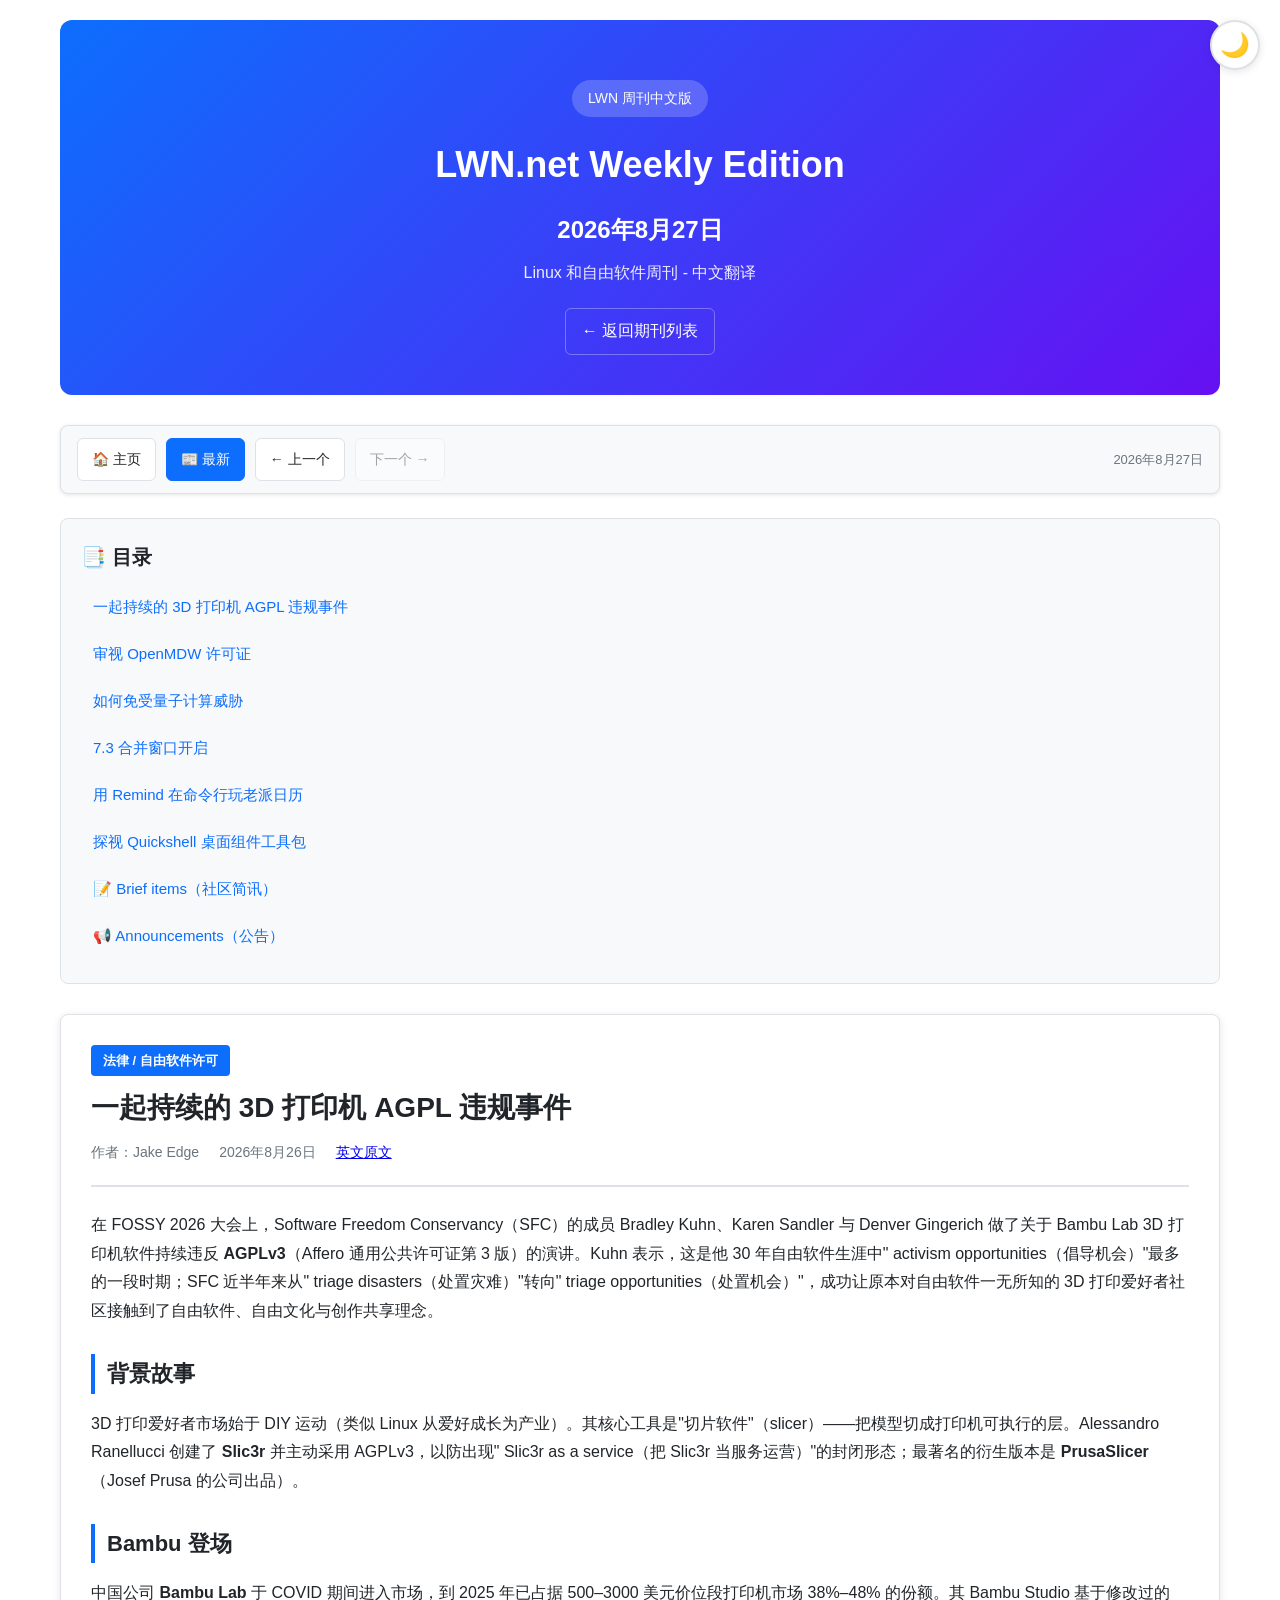
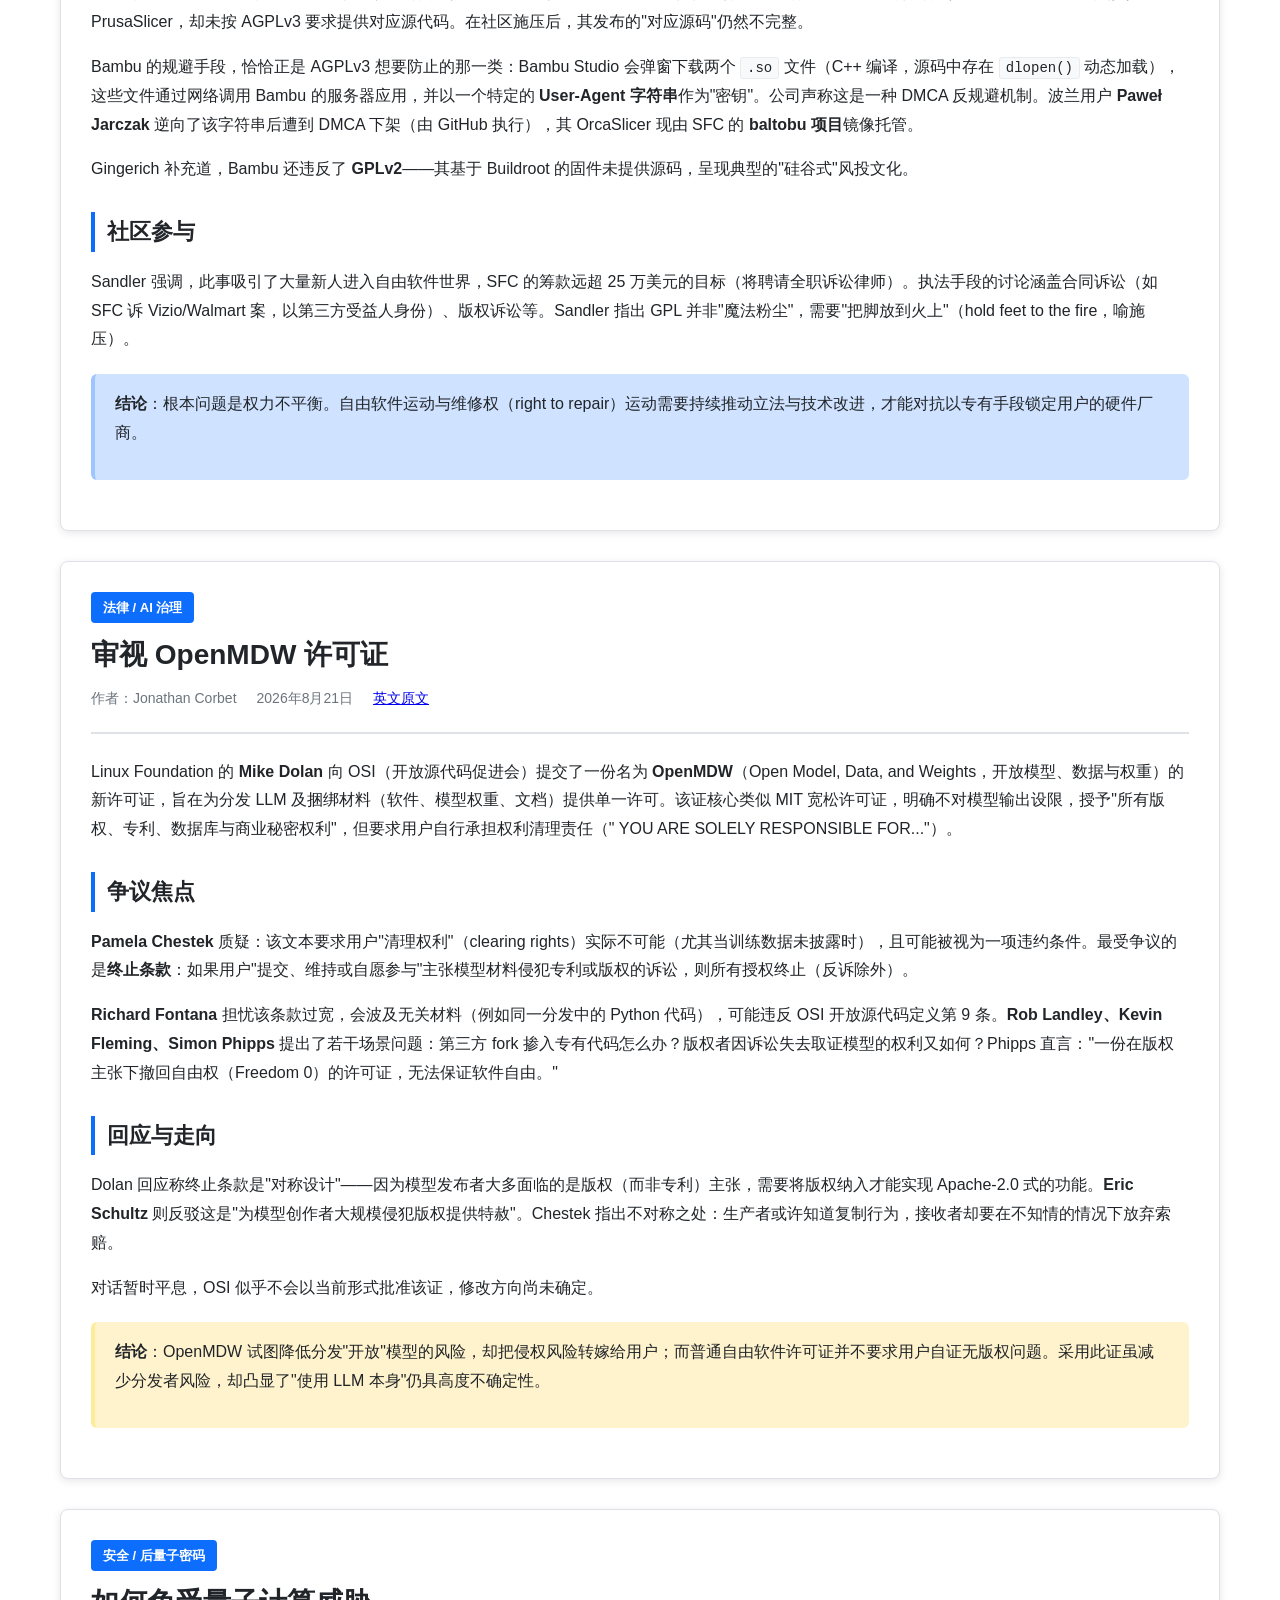
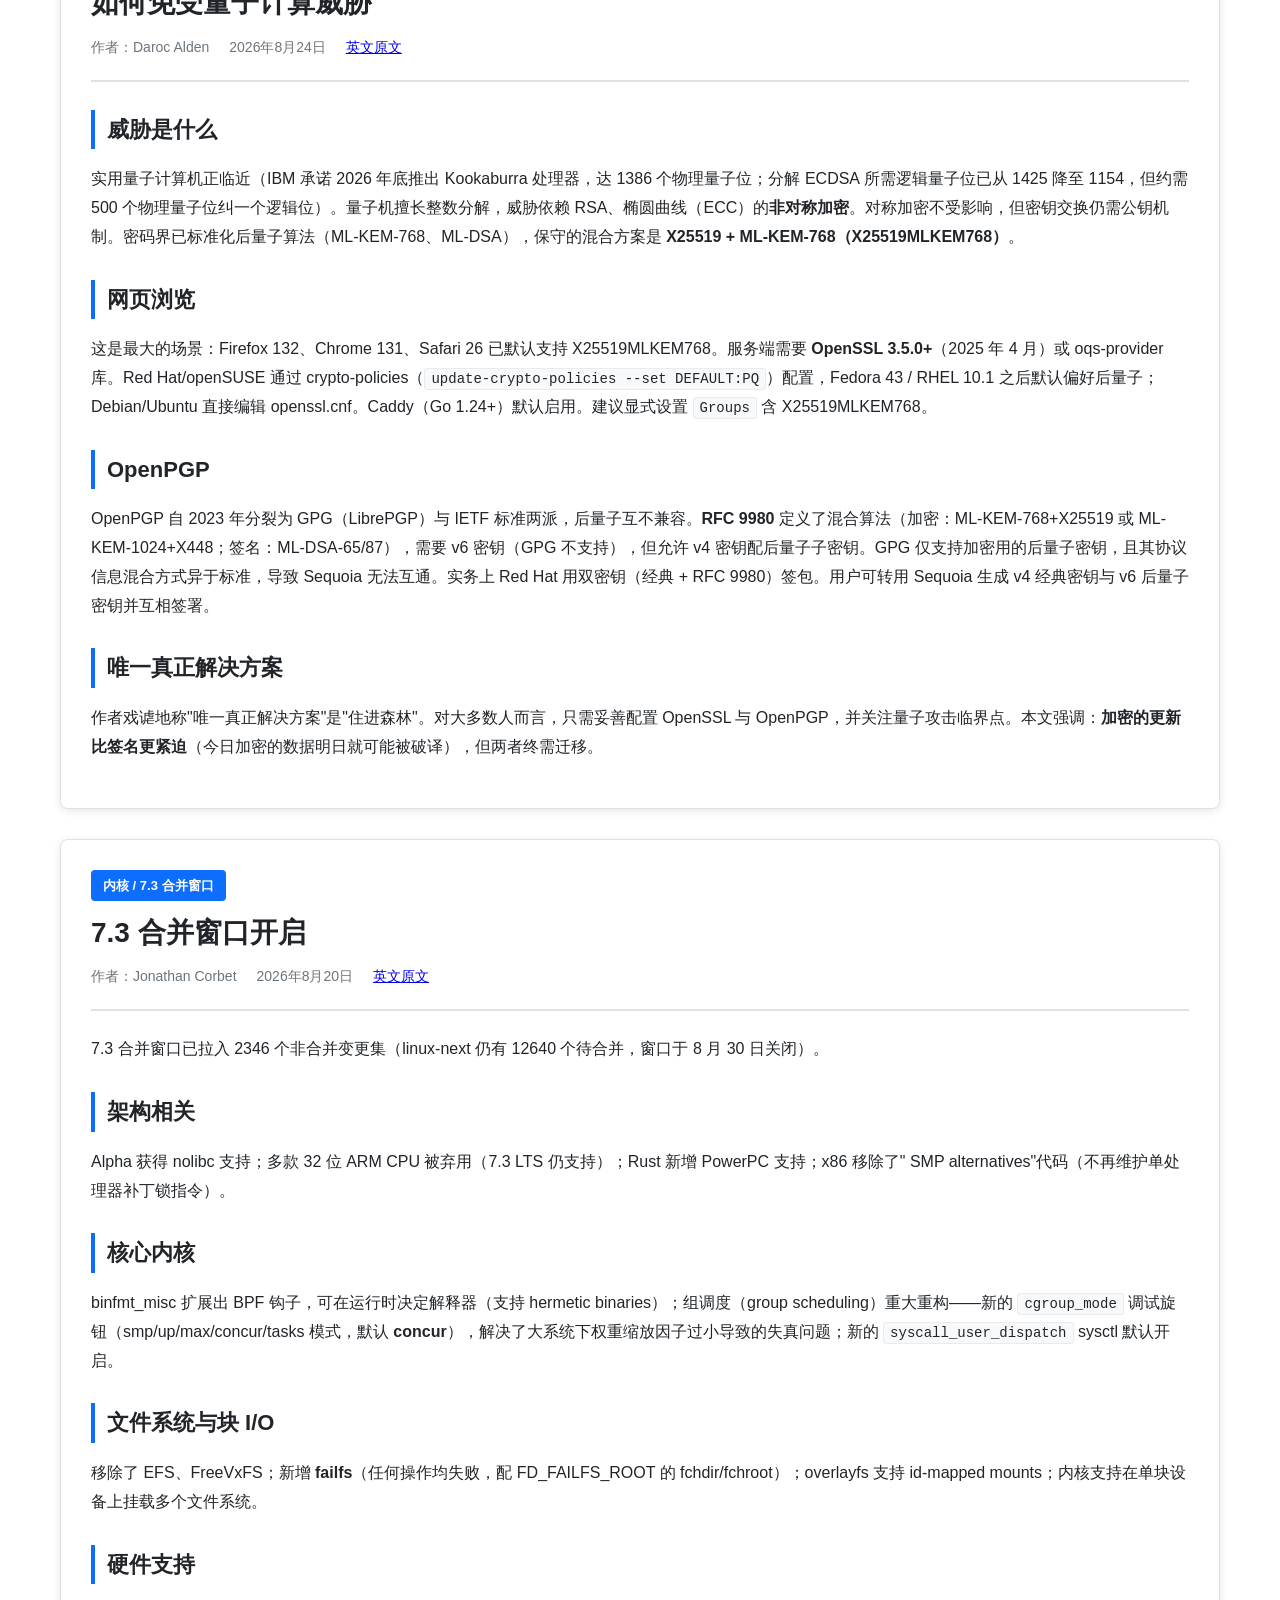
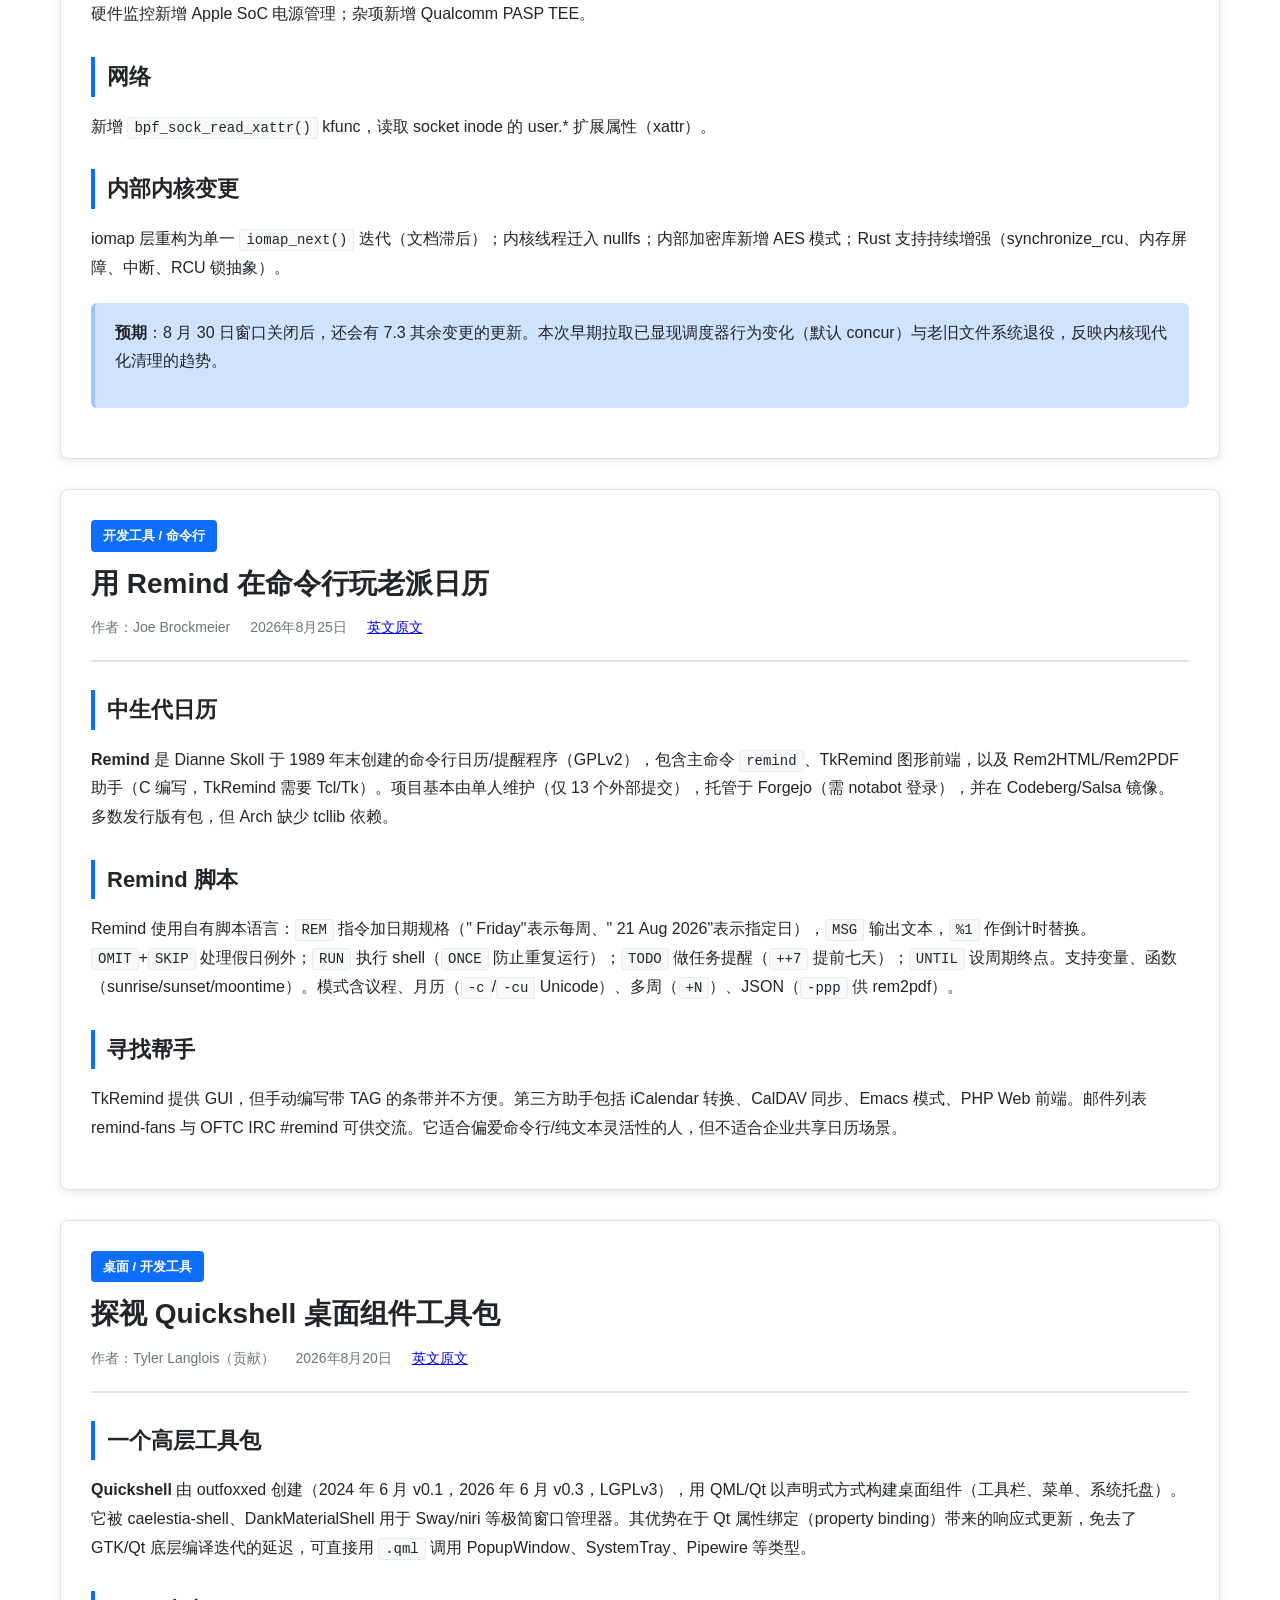
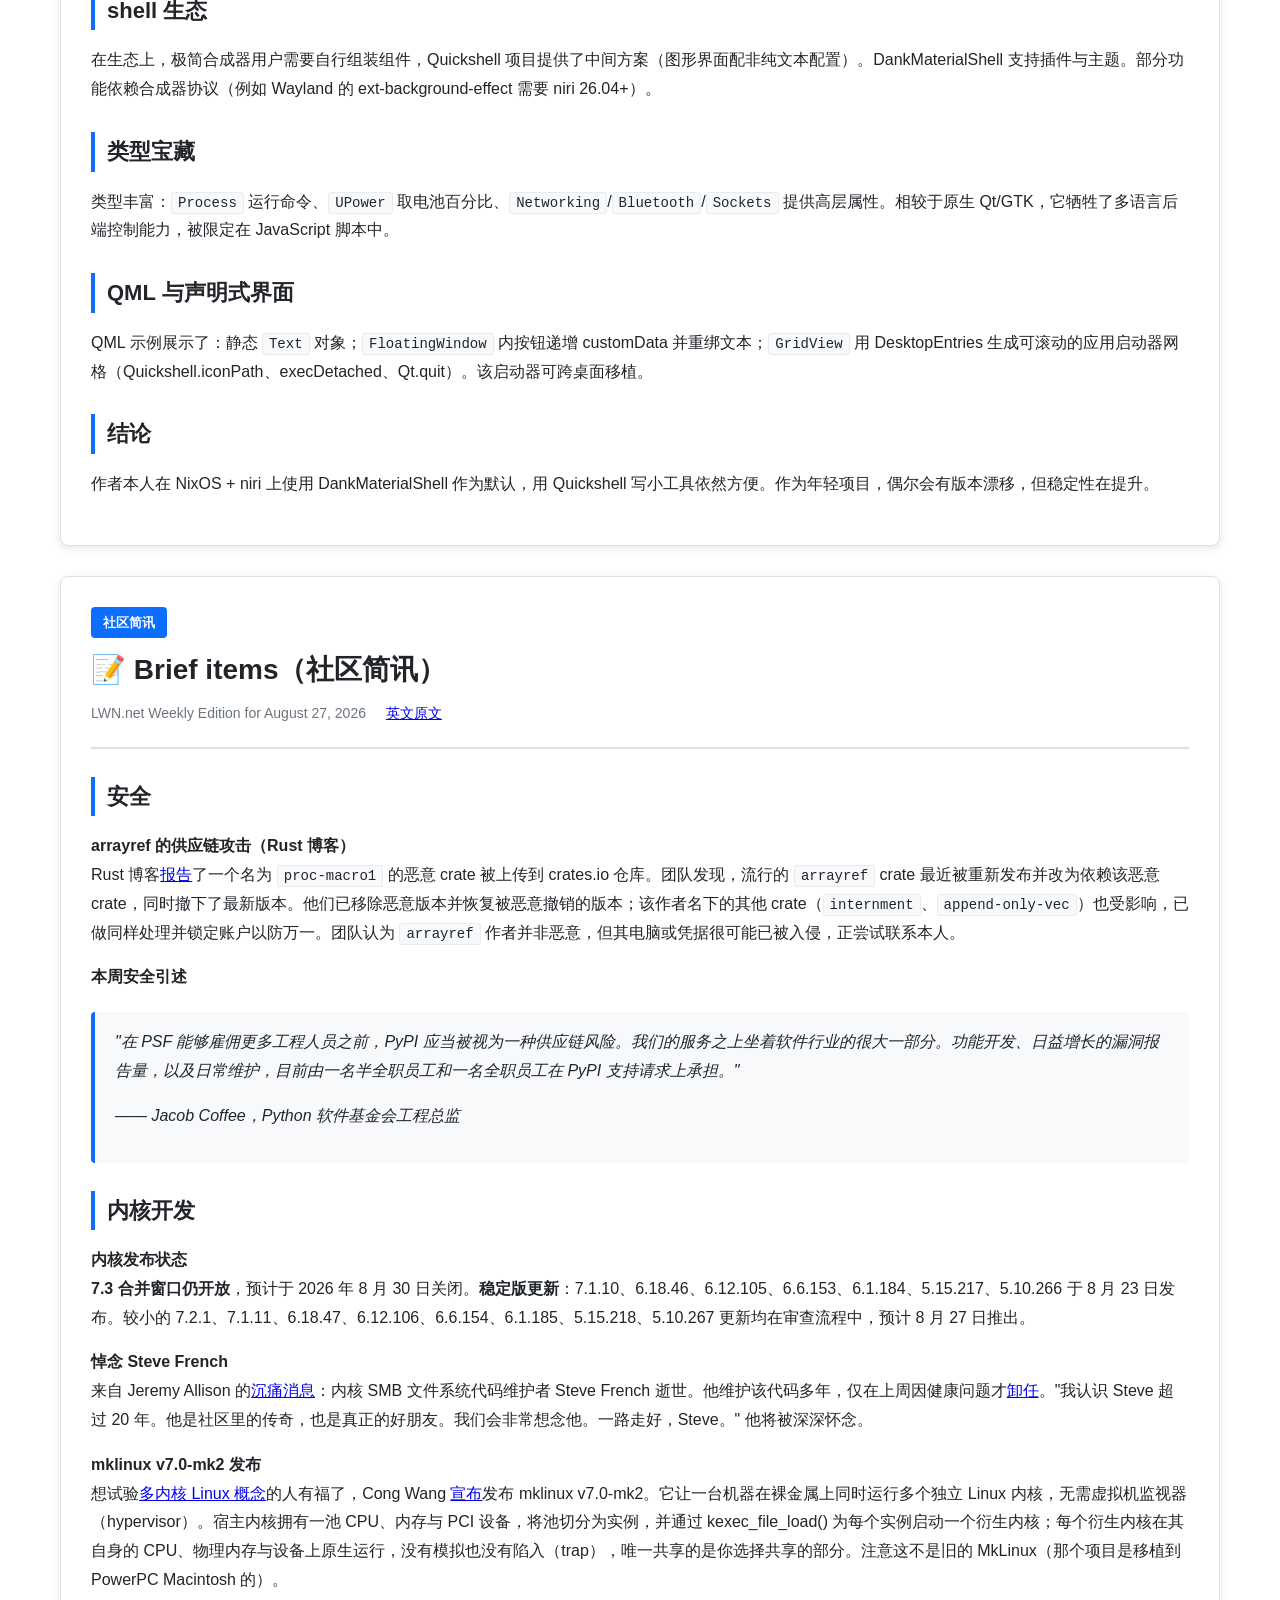
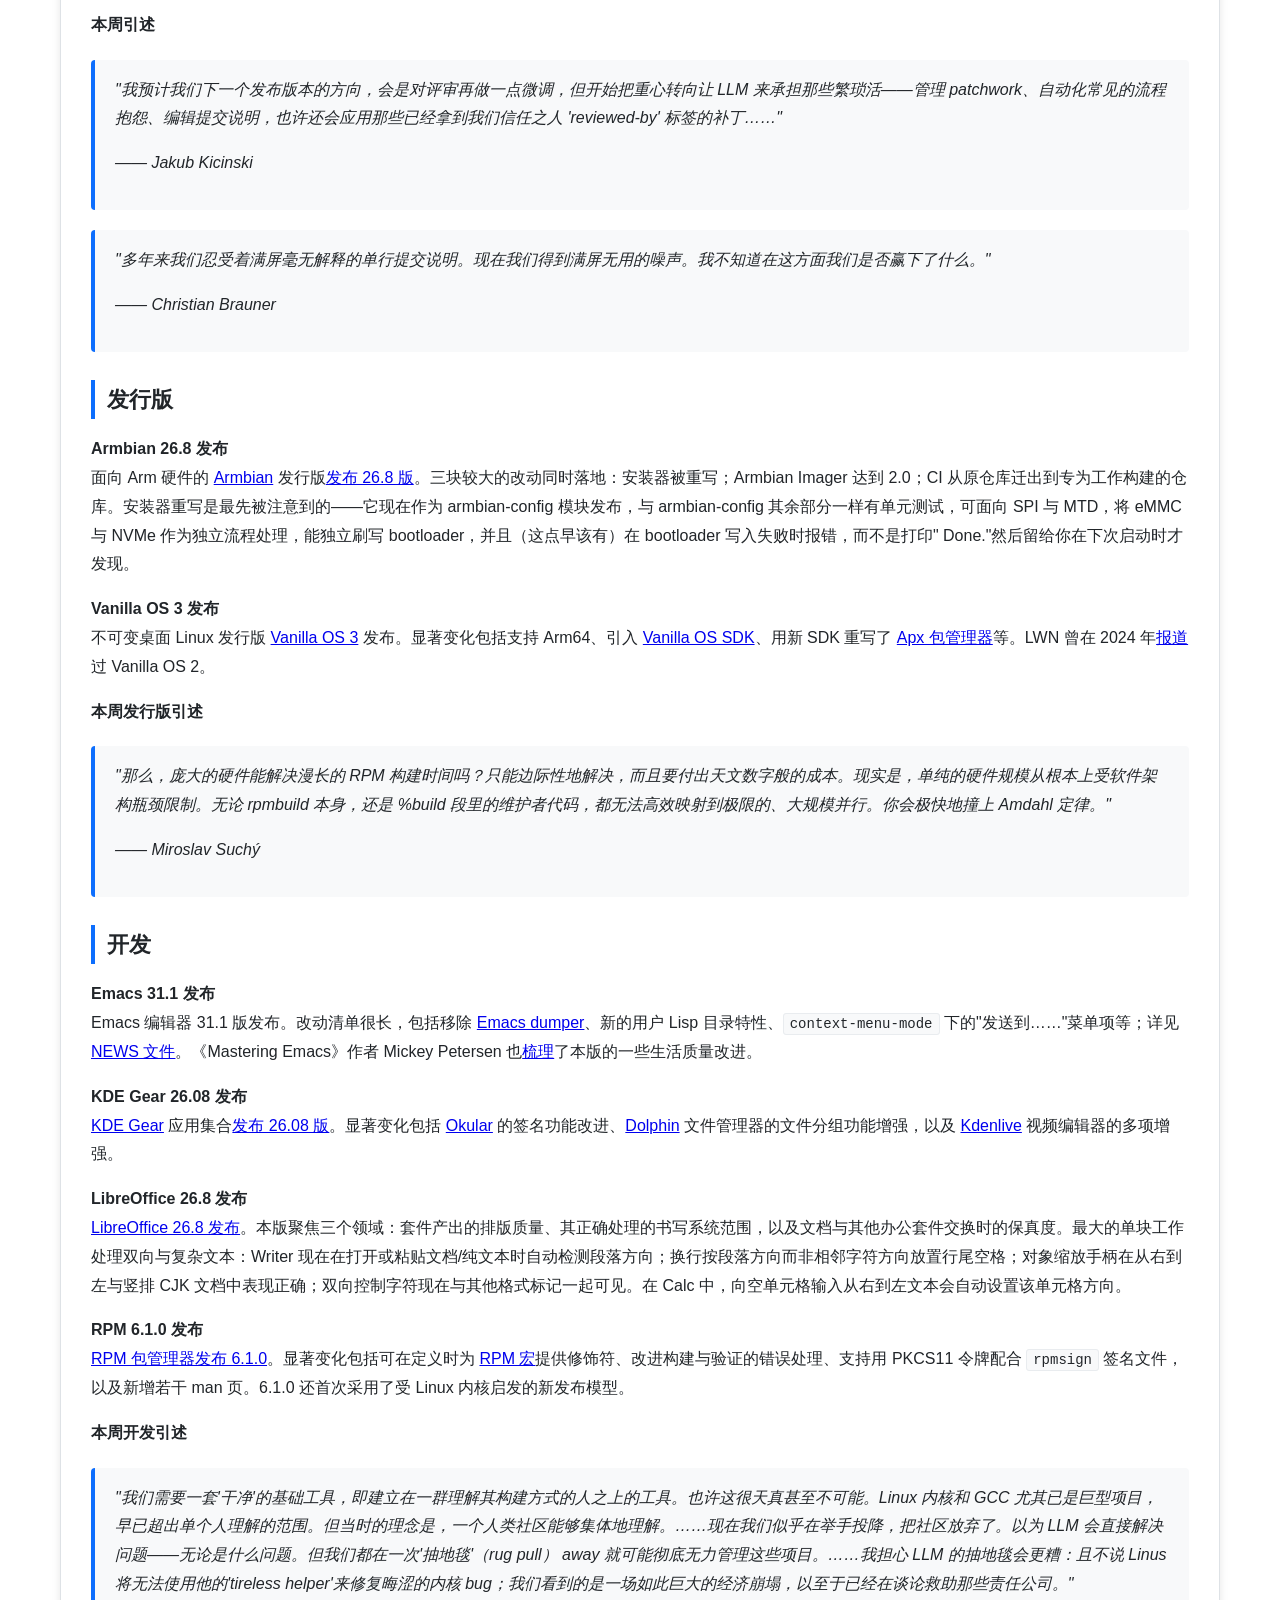
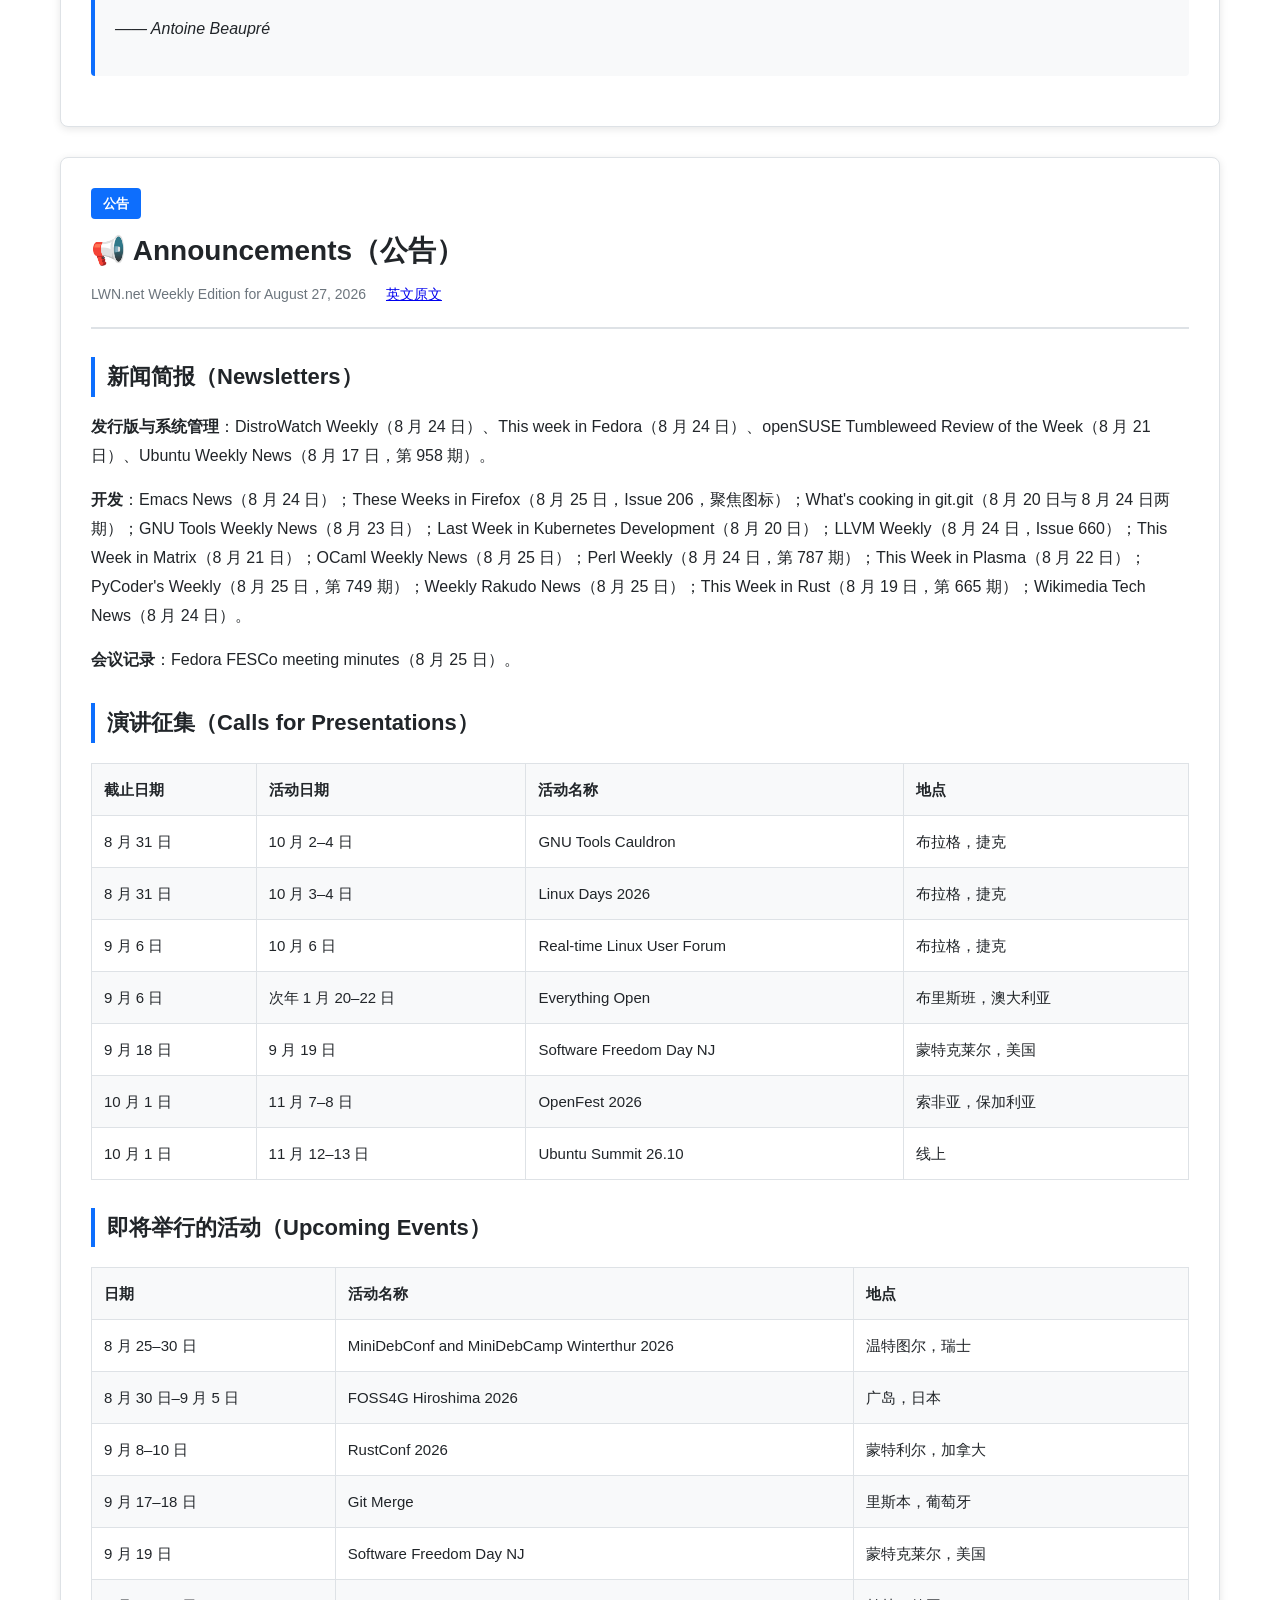
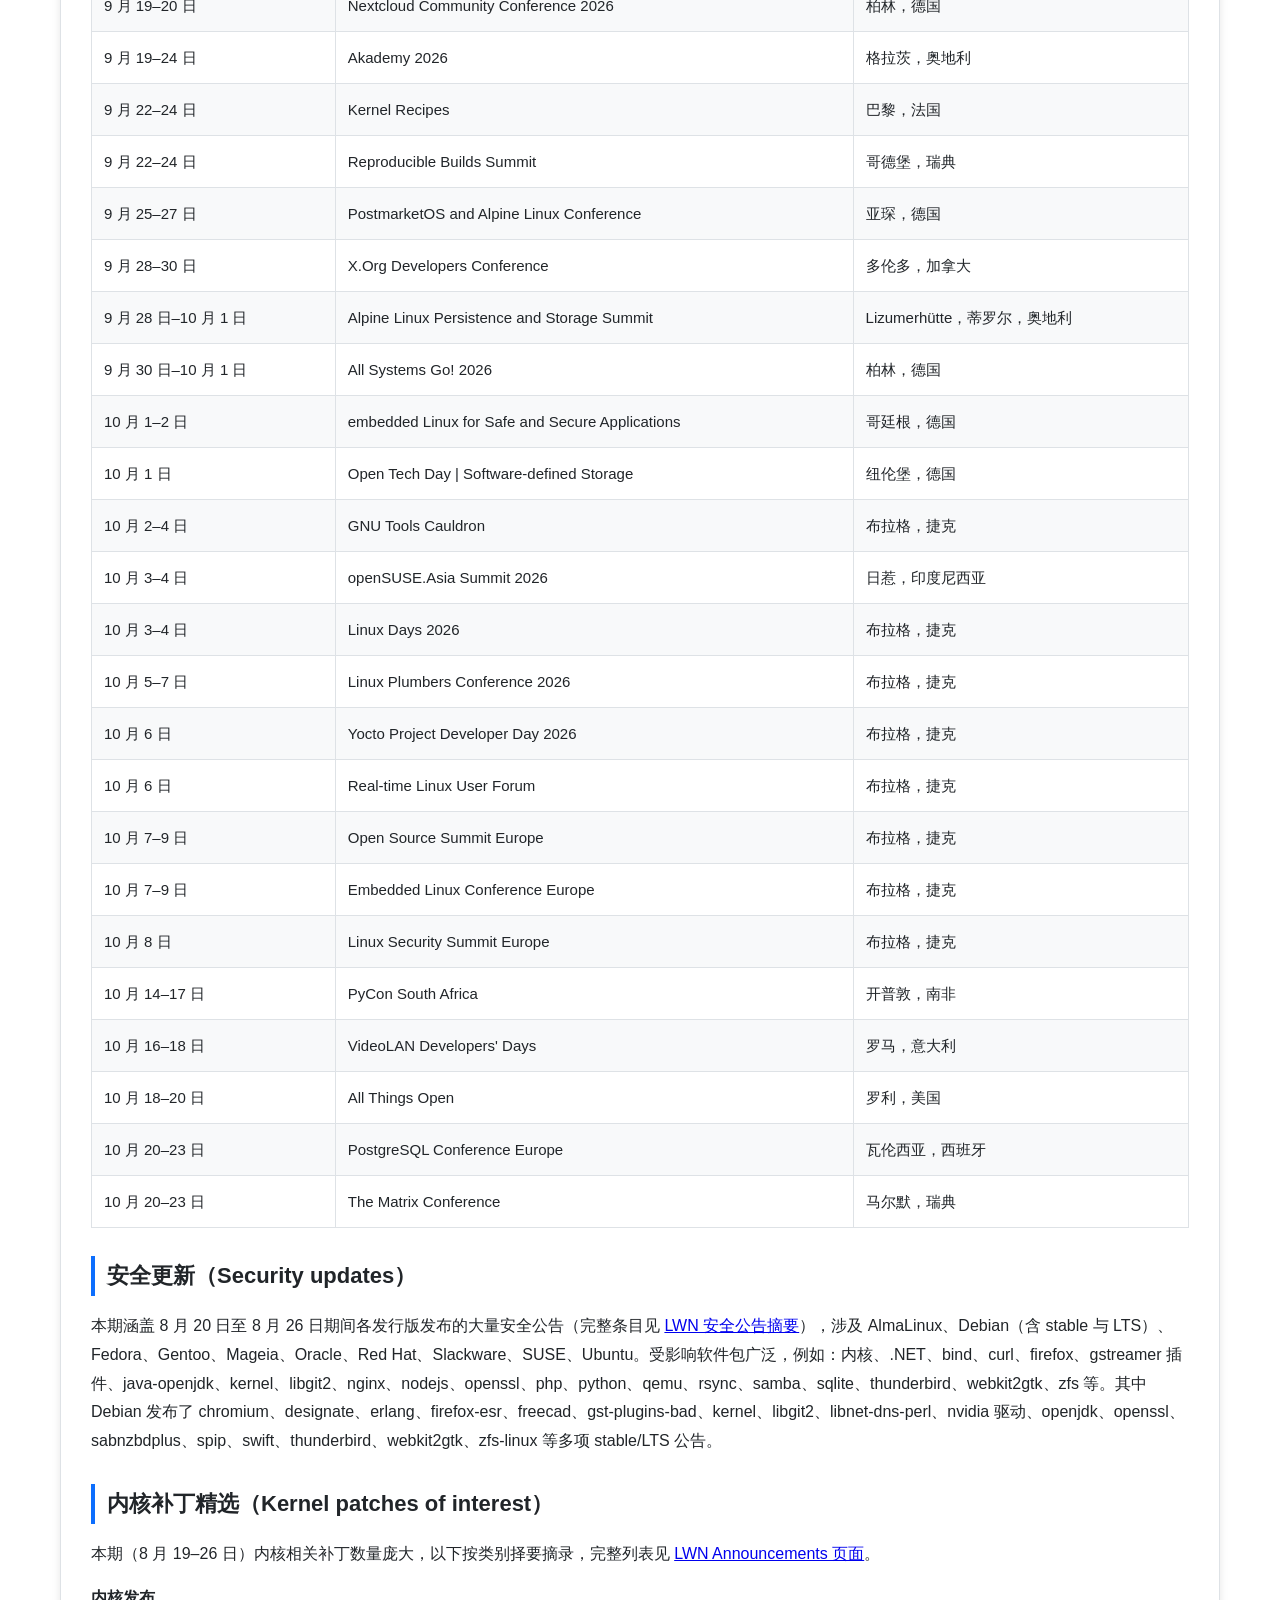
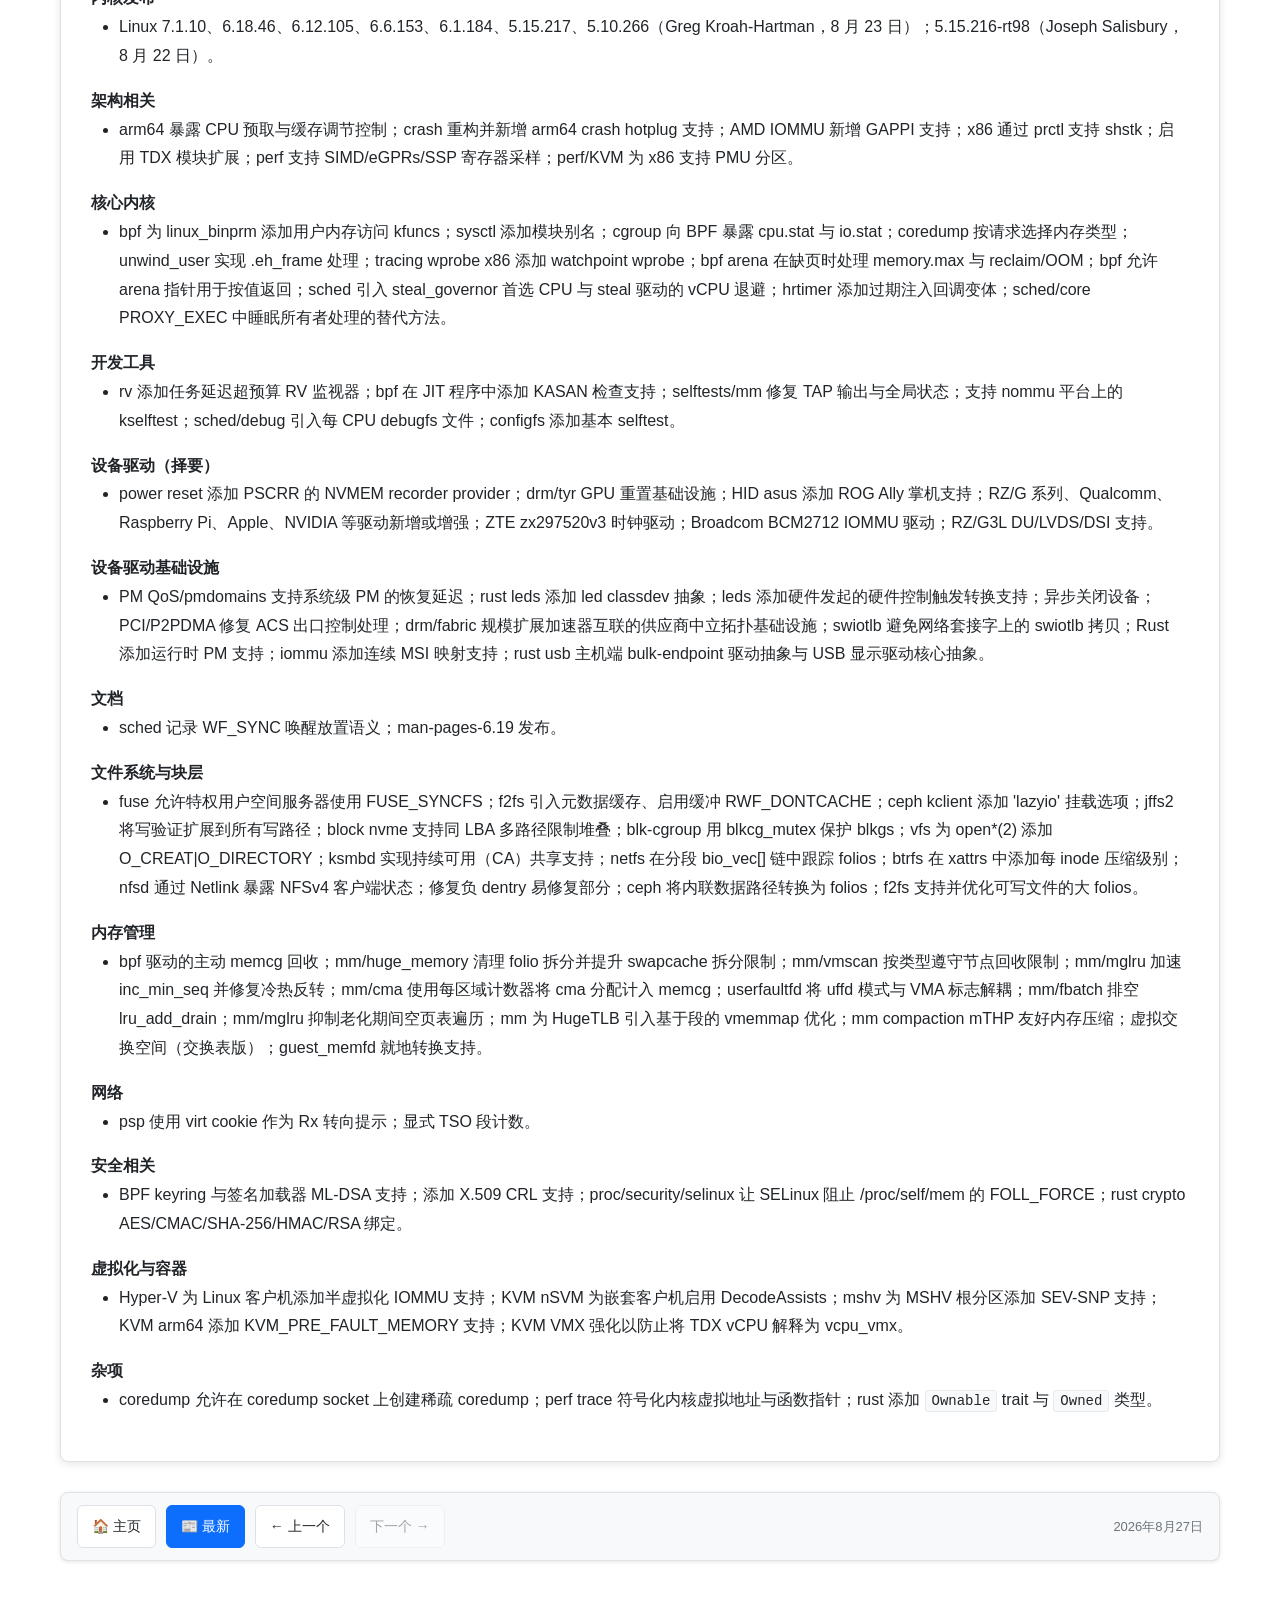
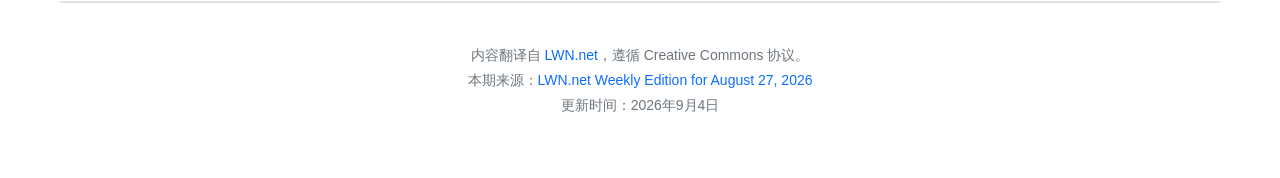
<file: 2026-08-27.html>
<!DOCTYPE html>
<html lang="zh-CN">
<head>
    <meta charset="UTF-8">
    <meta name="viewport" content="width=device-width, initial-scale=1.0">
    <title>LWN 周刊 - 2026年8月27日</title>
    <link rel="stylesheet" href="style.css">
    <link rel="icon" href="data:image/svg+xml,<svg xmlns='http://www.w3.org/2000/svg' viewBox='0 0 100 100'><text y='.9em' font-size='90'>📰</text></svg>">
</head>
<body>
    <button class="theme-toggle" id="themeToggle" aria-label="切换主题">
        <span class="theme-icon">🌙</span>
    </button>

    <div class="container">
        <header class="header">
            <div class="header-badge">LWN 周刊中文版</div>
            <h1>LWN.net Weekly Edition</h1>
            <p class="edition-date">2026年8月27日</p>
            <p class="edition-desc">Linux 和自由软件周刊 - 中文翻译</p>
            <a href="index.html" class="back-link">← 返回期刊列表</a>
        </header>

        <!-- 期刊导航 NAV-START -->
        <nav class="nav-bar" aria-label="期刊导航">
            <a class="nav-btn" href="index.html">🏠 主页</a>
            <a class="nav-btn nav-current" href="2026-08-27.html">📰 最新</a>
            <a class="nav-btn" href="2026-08-20.html">← 上一个</a>
            <span class="nav-btn nav-disabled">下一个 →</span>
            <span class="nav-current-label">2026年8月27日</span>
        </nav>
        <!-- 期刊导航 NAV-END -->

        <main class="content">
            <!-- 目录 -->
            <div class="toc">
                <h2>📑 目录</h2>
                <ul>
                    <li><a href="#article1">一起持续的 3D 打印机 AGPL 违规事件</a></li>
                    <li><a href="#article2">审视 OpenMDW 许可证</a></li>
                    <li><a href="#article3">如何免受量子计算威胁</a></li>
                    <li><a href="#article4">7.3 合并窗口开启</a></li>
                    <li><a href="#article5">用 Remind 在命令行玩老派日历</a></li>
                    <li><a href="#article6">探视 Quickshell 桌面组件工具包</a></li>
                    <li><a href="#briefs">📝 Brief items（社区简讯）</a></li>
                    <li><a href="#announcements">📢 Announcements（公告）</a></li>
                </ul>
            </div>

            <!-- 专题文章 1 -->
            <div class="article" id="article1">
                <div class="article-header">
                    <span class="article-category">法律 / 自由软件许可</span>
                    <h2>一起持续的 3D 打印机 AGPL 违规事件</h2>
                    <div class="article-meta">
                        <span>作者：Jake Edge</span>
                        <span>2026年8月26日</span>
                        <span><a href="https://lwn.net/Articles/1089390/" target="_blank">英文原文</a></span>
                    </div>
                </div>
                <div class="article-body">
                    <p>在 FOSSY 2026 大会上，Software Freedom Conservancy（SFC）的成员 Bradley Kuhn、Karen Sandler 与 Denver Gingerich 做了关于 Bambu Lab 3D 打印机软件持续违反 <strong>AGPLv3</strong>（Affero 通用公共许可证第 3 版）的演讲。Kuhn 表示，这是他 30 年自由软件生涯中" activism opportunities（倡导机会）"最多的一段时期；SFC 近半年来从" triage disasters（处置灾难）"转向" triage opportunities（处置机会）"，成功让原本对自由软件一无所知的 3D 打印爱好者社区接触到了自由软件、自由文化与创作共享理念。</p>

                    <h3>背景故事</h3>
                    <p>3D 打印爱好者市场始于 DIY 运动（类似 Linux 从爱好成长为产业）。其核心工具是"切片软件"（slicer）——把模型切成打印机可执行的层。Alessandro Ranellucci 创建了 <strong>Slic3r</strong> 并主动采用 AGPLv3，以防出现" Slic3r as a service（把 Slic3r 当服务运营）"的封闭形态；最著名的衍生版本是 <strong>PrusaSlicer</strong>（Josef Prusa 的公司出品）。</p>

                    <h3>Bambu 登场</h3>
                    <p>中国公司 <strong>Bambu Lab</strong> 于 COVID 期间进入市场，到 2025 年已占据 500–3000 美元价位段打印机市场 38%–48% 的份额。其 Bambu Studio 基于修改过的 PrusaSlicer，却未按 AGPLv3 要求提供对应源代码。在社区施压后，其发布的"对应源码"仍然不完整。</p>
                    <p>Bambu 的规避手段，恰恰正是 AGPLv3 想要防止的那一类：Bambu Studio 会弹窗下载两个 <code>.so</code> 文件（C++ 编译，源码中存在 <code>dlopen()</code> 动态加载），这些文件通过网络调用 Bambu 的服务器应用，并以一个特定的 <strong>User-Agent 字符串</strong>作为"密钥"。公司声称这是一种 DMCA 反规避机制。波兰用户 <strong>Paweł Jarczak</strong> 逆向了该字符串后遭到 DMCA 下架（由 GitHub 执行），其 OrcaSlicer 现由 SFC 的 <strong>baltobu 项目</strong>镜像托管。</p>
                    <p>Gingerich 补充道，Bambu 还违反了 <strong>GPLv2</strong>——其基于 Buildroot 的固件未提供源码，呈现典型的"硅谷式"风投文化。</p>

                    <h3>社区参与</h3>
                    <p>Sandler 强调，此事吸引了大量新人进入自由软件世界，SFC 的筹款远超 25 万美元的目标（将聘请全职诉讼律师）。执法手段的讨论涵盖合同诉讼（如 SFC 诉 Vizio/Walmart 案，以第三方受益人身份）、版权诉讼等。Sandler 指出 GPL 并非"魔法粉尘"，需要"把脚放到火上"（hold feet to the fire，喻施压）。</p>
                    <div class="info-box note">
                        <p><strong>结论</strong>：根本问题是权力不平衡。自由软件运动与维修权（right to repair）运动需要持续推动立法与技术改进，才能对抗以专有手段锁定用户的硬件厂商。</p>
                    </div>
                </div>
            </div>

            <!-- 专题文章 2 -->
            <div class="article" id="article2">
                <div class="article-header">
                    <span class="article-category">法律 / AI 治理</span>
                    <h2>审视 OpenMDW 许可证</h2>
                    <div class="article-meta">
                        <span>作者：Jonathan Corbet</span>
                        <span>2026年8月21日</span>
                        <span><a href="https://lwn.net/Articles/1089251/" target="_blank">英文原文</a></span>
                    </div>
                </div>
                <div class="article-body">
                    <p>Linux Foundation 的 <strong>Mike Dolan</strong> 向 OSI（开放源代码促进会）提交了一份名为 <strong>OpenMDW</strong>（Open Model, Data, and Weights，开放模型、数据与权重）的新许可证，旨在为分发 LLM 及捆绑材料（软件、模型权重、文档）提供单一许可。该证核心类似 MIT 宽松许可证，明确不对模型输出设限，授予"所有版权、专利、数据库与商业秘密权利"，但要求用户自行承担权利清理责任（" YOU ARE SOLELY RESPONSIBLE FOR..."）。</p>

                    <h3>争议焦点</h3>
                    <p><strong>Pamela Chestek</strong> 质疑：该文本要求用户"清理权利"（clearing rights）实际不可能（尤其当训练数据未披露时），且可能被视为一项违约条件。最受争议的是<strong>终止条款</strong>：如果用户"提交、维持或自愿参与"主张模型材料侵犯专利或版权的诉讼，则所有授权终止（反诉除外）。</p>
                    <p><strong>Richard Fontana</strong> 担忧该条款过宽，会波及无关材料（例如同一分发中的 Python 代码），可能违反 OSI 开放源代码定义第 9 条。<strong>Rob Landley、Kevin Fleming、Simon Phipps</strong> 提出了若干场景问题：第三方 fork 掺入专有代码怎么办？版权者因诉讼失去取证模型的权利又如何？Phipps 直言："一份在版权主张下撤回自由权（Freedom 0）的许可证，无法保证软件自由。"</p>

                    <h3>回应与走向</h3>
                    <p>Dolan 回应称终止条款是"对称设计"——因为模型发布者大多面临的是版权（而非专利）主张，需要将版权纳入才能实现 Apache-2.0 式的功能。<strong>Eric Schultz</strong> 则反驳这是"为模型创作者大规模侵犯版权提供特赦"。Chestek 指出不对称之处：生产者或许知道复制行为，接收者却要在不知情的情况下放弃索赔。</p>
                    <p>对话暂时平息，OSI 似乎不会以当前形式批准该证，修改方向尚未确定。</p>
                    <div class="info-box warning">
                        <p><strong>结论</strong>：OpenMDW 试图降低分发"开放"模型的风险，却把侵权风险转嫁给用户；而普通自由软件许可证并不要求用户自证无版权问题。采用此证虽减少分发者风险，却凸显了"使用 LLM 本身"仍具高度不确定性。</p>
                    </div>
                </div>
            </div>

            <!-- 专题文章 3 -->
            <div class="article" id="article3">
                <div class="article-header">
                    <span class="article-category">安全 / 后量子密码</span>
                    <h2>如何免受量子计算威胁</h2>
                    <div class="article-meta">
                        <span>作者：Daroc Alden</span>
                        <span>2026年8月24日</span>
                        <span><a href="https://lwn.net/Articles/1088305/" target="_blank">英文原文</a></span>
                    </div>
                </div>
                <div class="article-body">
                    <h3>威胁是什么</h3>
                    <p>实用量子计算机正临近（IBM 承诺 2026 年底推出 Kookaburra 处理器，达 1386 个物理量子位；分解 ECDSA 所需逻辑量子位已从 1425 降至 1154，但约需 500 个物理量子位纠一个逻辑位）。量子机擅长整数分解，威胁依赖 RSA、椭圆曲线（ECC）的<strong>非对称加密</strong>。对称加密不受影响，但密钥交换仍需公钥机制。密码界已标准化后量子算法（ML-KEM-768、ML-DSA），保守的混合方案是 <strong>X25519 + ML-KEM-768（X25519MLKEM768）</strong>。</p>

                    <h3>网页浏览</h3>
                    <p>这是最大的场景：Firefox 132、Chrome 131、Safari 26 已默认支持 X25519MLKEM768。服务端需要 <strong>OpenSSL 3.5.0+</strong>（2025 年 4 月）或 oqs-provider 库。Red Hat/openSUSE 通过 crypto-policies（<code>update-crypto-policies --set DEFAULT:PQ</code>）配置，Fedora 43 / RHEL 10.1 之后默认偏好后量子；Debian/Ubuntu 直接编辑 openssl.cnf。Caddy（Go 1.24+）默认启用。建议显式设置 <code>Groups</code> 含 X25519MLKEM768。</p>

                    <h3>OpenPGP</h3>
                    <p>OpenPGP 自 2023 年分裂为 GPG（LibrePGP）与 IETF 标准两派，后量子互不兼容。<strong>RFC 9980</strong> 定义了混合算法（加密：ML-KEM-768+X25519 或 ML-KEM-1024+X448；签名：ML-DSA-65/87），需要 v6 密钥（GPG 不支持），但允许 v4 密钥配后量子子密钥。GPG 仅支持加密用的后量子密钥，且其协议信息混合方式异于标准，导致 Sequoia 无法互通。实务上 Red Hat 用双密钥（经典 + RFC 9980）签包。用户可转用 Sequoia 生成 v4 经典密钥与 v6 后量子密钥并互相签署。</p>

                    <h3>唯一真正解决方案</h3>
                    <p>作者戏谑地称"唯一真正解决方案"是"住进森林"。对大多数人而言，只需妥善配置 OpenSSL 与 OpenPGP，并关注量子攻击临界点。本文强调：<strong>加密的更新比签名更紧迫</strong>（今日加密的数据明日就可能被破译），但两者终需迁移。</p>
                </div>
            </div>

            <!-- 专题文章 4 -->
            <div class="article" id="article4">
                <div class="article-header">
                    <span class="article-category">内核 / 7.3 合并窗口</span>
                    <h2>7.3 合并窗口开启</h2>
                    <div class="article-meta">
                        <span>作者：Jonathan Corbet</span>
                        <span>2026年8月20日</span>
                        <span><a href="https://lwn.net/Articles/1089244/" target="_blank">英文原文</a></span>
                    </div>
                </div>
                <div class="article-body">
                    <p>7.3 合并窗口已拉入 2346 个非合并变更集（linux-next 仍有 12640 个待合并，窗口于 8 月 30 日关闭）。</p>

                    <h3>架构相关</h3>
                    <p>Alpha 获得 nolibc 支持；多款 32 位 ARM CPU 被弃用（7.3 LTS 仍支持）；Rust 新增 PowerPC 支持；x86 移除了" SMP alternatives"代码（不再维护单处理器补丁锁指令）。</p>

                    <h3>核心内核</h3>
                    <p>binfmt_misc 扩展出 BPF 钩子，可在运行时决定解释器（支持 hermetic binaries）；组调度（group scheduling）重大重构——新的 <code>cgroup_mode</code> 调试旋钮（smp/up/max/concur/tasks 模式，默认 <strong>concur</strong>），解决了大系统下权重缩放因子过小导致的失真问题；新的 <code>syscall_user_dispatch</code> sysctl 默认开启。</p>

                    <h3>文件系统与块 I/O</h3>
                    <p>移除了 EFS、FreeVxFS；新增 <strong>failfs</strong>（任何操作均失败，配 FD_FAILFS_ROOT 的 fchdir/fchroot）；overlayfs 支持 id-mapped mounts；内核支持在单块设备上挂载多个文件系统。</p>

                    <h3>硬件支持</h3>
                    <p>硬件监控新增 Apple SoC 电源管理；杂项新增 Qualcomm PASP TEE。</p>

                    <h3>网络</h3>
                    <p>新增 <code>bpf_sock_read_xattr()</code> kfunc，读取 socket inode 的 user.* 扩展属性（xattr）。</p>

                    <h3>内部内核变更</h3>
                    <p>iomap 层重构为单一 <code>iomap_next()</code> 迭代（文档滞后）；内核线程迁入 nullfs；内部加密库新增 AES 模式；Rust 支持持续增强（synchronize_rcu、内存屏障、中断、RCU 锁抽象）。</p>
                    <div class="info-box note">
                        <p><strong>预期</strong>：8 月 30 日窗口关闭后，还会有 7.3 其余变更的更新。本次早期拉取已显现调度器行为变化（默认 concur）与老旧文件系统退役，反映内核现代化清理的趋势。</p>
                    </div>
                </div>
            </div>

            <!-- 专题文章 5 -->
            <div class="article" id="article5">
                <div class="article-header">
                    <span class="article-category">开发工具 / 命令行</span>
                    <h2>用 Remind 在命令行玩老派日历</h2>
                    <div class="article-meta">
                        <span>作者：Joe Brockmeier</span>
                        <span>2026年8月25日</span>
                        <span><a href="https://lwn.net/Articles/1090376/" target="_blank">英文原文</a></span>
                    </div>
                </div>
                <div class="article-body">
                    <h3>中生代日历</h3>
                    <p><strong>Remind</strong> 是 Dianne Skoll 于 1989 年末创建的命令行日历/提醒程序（GPLv2），包含主命令 <code>remind</code>、TkRemind 图形前端，以及 Rem2HTML/Rem2PDF 助手（C 编写，TkRemind 需要 Tcl/Tk）。项目基本由单人维护（仅 13 个外部提交），托管于 Forgejo（需 notabot 登录），并在 Codeberg/Salsa 镜像。多数发行版有包，但 Arch 缺少 tcllib 依赖。</p>

                    <h3>Remind 脚本</h3>
                    <p>Remind 使用自有脚本语言：<code>REM</code> 指令加日期规格（" Friday"表示每周、" 21 Aug 2026"表示指定日），<code>MSG</code> 输出文本，<code>%1</code> 作倒计时替换。<code>OMIT</code>+<code>SKIP</code> 处理假日例外；<code>RUN</code> 执行 shell（<code>ONCE</code> 防止重复运行）；<code>TODO</code> 做任务提醒（<code>++7</code> 提前七天）；<code>UNTIL</code> 设周期终点。支持变量、函数（sunrise/sunset/moontime）。模式含议程、月历（<code>-c</code>/<code>-cu</code> Unicode）、多周（<code>+N</code>）、JSON（<code>-ppp</code> 供 rem2pdf）。</p>

                    <h3>寻找帮手</h3>
                    <p>TkRemind 提供 GUI，但手动编写带 TAG 的条带并不方便。第三方助手包括 iCalendar 转换、CalDAV 同步、Emacs 模式、PHP Web 前端。邮件列表 remind-fans 与 OFTC IRC #remind 可供交流。它适合偏爱命令行/纯文本灵活性的人，但不适合企业共享日历场景。</p>
                </div>
            </div>

            <!-- 专题文章 6 -->
            <div class="article" id="article6">
                <div class="article-header">
                    <span class="article-category">桌面 / 开发工具</span>
                    <h2>探视 Quickshell 桌面组件工具包</h2>
                    <div class="article-meta">
                        <span>作者：Tyler Langlois（贡献）</span>
                        <span>2026年8月20日</span>
                        <span><a href="https://lwn.net/Articles/1083090/" target="_blank">英文原文</a></span>
                    </div>
                </div>
                <div class="article-body">
                    <h3>一个高层工具包</h3>
                    <p><strong>Quickshell</strong> 由 outfoxxed 创建（2024 年 6 月 v0.1，2026 年 6 月 v0.3，LGPLv3），用 QML/Qt 以声明式方式构建桌面组件（工具栏、菜单、系统托盘）。它被 caelestia-shell、DankMaterialShell 用于 Sway/niri 等极简窗口管理器。其优势在于 Qt 属性绑定（property binding）带来的响应式更新，免去了 GTK/Qt 底层编译迭代的延迟，可直接用 <code>.qml</code> 调用 PopupWindow、SystemTray、Pipewire 等类型。</p>

                    <h3>shell 生态</h3>
                    <p>在生态上，极简合成器用户需要自行组装组件，Quickshell 项目提供了中间方案（图形界面配非纯文本配置）。DankMaterialShell 支持插件与主题。部分功能依赖合成器协议（例如 Wayland 的 ext-background-effect 需要 niri 26.04+）。</p>

                    <h3>类型宝藏</h3>
                    <p>类型丰富：<code>Process</code> 运行命令、<code>UPower</code> 取电池百分比、<code>Networking</code>/<code>Bluetooth</code>/<code>Sockets</code> 提供高层属性。相较于原生 Qt/GTK，它牺牲了多语言后端控制能力，被限定在 JavaScript 脚本中。</p>

                    <h3>QML 与声明式界面</h3>
                    <p>QML 示例展示了：静态 <code>Text</code> 对象；<code>FloatingWindow</code> 内按钮递增 customData 并重绑文本；<code>GridView</code> 用 DesktopEntries 生成可滚动的应用启动器网格（Quickshell.iconPath、execDetached、Qt.quit）。该启动器可跨桌面移植。</p>

                    <h3>结论</h3>
                    <p>作者本人在 NixOS + niri 上使用 DankMaterialShell 作为默认，用 Quickshell 写小工具依然方便。作为年轻项目，偶尔会有版本漂移，但稳定性在提升。</p>
                </div>
            </div>

            <!-- 简讯 -->
            <div class="article" id="briefs">
                <div class="article-header">
                    <span class="article-category">社区简讯</span>
                    <h2>📝 Brief items（社区简讯）</h2>
                    <div class="article-meta">
                        <span>LWN.net Weekly Edition for August 27, 2026</span>
                        <span><a href="https://lwn.net/Articles/1089645/" target="_blank">英文原文</a></span>
                    </div>
                </div>
                <div class="article-body">
                    <h3>安全</h3>
                    <h4>arrayref 的供应链攻击（Rust 博客）</h4>
                    <p>Rust 博客<a href="https://blog.rust-lang.org/2026/08/20/supply-chain-attack-on-arrayref/">报告</a>了一个名为 <code>proc-macro1</code> 的恶意 crate 被上传到 crates.io 仓库。团队发现，流行的 <code>arrayref</code> crate 最近被重新发布并改为依赖该恶意 crate，同时撤下了最新版本。他们已移除恶意版本并恢复被恶意撤销的版本；该作者名下的其他 crate（<code>internment</code>、<code>append-only-vec</code>）也受影响，已做同样处理并锁定账户以防万一。团队认为 <code>arrayref</code> 作者并非恶意，但其电脑或凭据很可能已被入侵，正尝试联系本人。</p>

                    <h4>本周安全引述</h4>
                    <blockquote>
                        <p>"在 PSF 能够雇佣更多工程人员之前，PyPI 应当被视为一种供应链风险。我们的服务之上坐着软件行业的很大一部分。功能开发、日益增长的漏洞报告量，以及日常维护，目前由一名半全职员工和一名全职员工在 PyPI 支持请求上承担。"</p>
                        <p>—— Jacob Coffee，Python 软件基金会工程总监</p>
                    </blockquote>

                    <h3>内核开发</h3>
                    <h4>内核发布状态</h4>
                    <p><strong>7.3 合并窗口仍开放</strong>，预计于 2026 年 8 月 30 日关闭。<strong>稳定版更新</strong>：7.1.10、6.18.46、6.12.105、6.6.153、6.1.184、5.15.217、5.10.266 于 8 月 23 日发布。较小的 7.2.1、7.1.11、6.18.47、6.12.106、6.6.154、6.1.185、5.15.218、5.10.267 更新均在审查流程中，预计 8 月 27 日推出。</p>

                    <h4>悼念 Steve French</h4>
                    <p>来自 Jeremy Allison 的<a href="https://www.linkedin.com/feed/update/urn:li:activity:7497016255946731520/">沉痛消息</a>：内核 SMB 文件系统代码维护者 Steve French 逝世。他维护该代码多年，仅在上周因健康问题才<a href="https://lwn.net/ml/all/20260818140738.314254-1-pc@manguebit.org/">卸任</a>。"我认识 Steve 超过 20 年。他是社区里的传奇，也是真正的好朋友。我们会非常想念他。一路走好，Steve。" 他将被深深怀念。</p>

                    <h4>mklinux v7.0-mk2 发布</h4>
                    <p>想试验<a href="https://lwn.net/Articles/1038847/">多内核 Linux 概念</a>的人有福了，Cong Wang <a href="https://lwn.net/ml/all/ao34RJ7aZ2BLd67S@pop-os.localdomain">宣布</a>发布 mklinux v7.0-mk2。它让一台机器在裸金属上同时运行多个独立 Linux 内核，无需虚拟机监视器（hypervisor）。宿主内核拥有一池 CPU、内存与 PCI 设备，将池切分为实例，并通过 kexec_file_load() 为每个实例启动一个衍生内核；每个衍生内核在其自身的 CPU、物理内存与设备上原生运行，没有模拟也没有陷入（trap），唯一共享的是你选择共享的部分。注意这不是旧的 MkLinux（那个项目是移植到 PowerPC Macintosh 的）。</p>

                    <h4>本周引述</h4>
                    <blockquote>
                        <p>"我预计我们下一个发布版本的方向，会是对评审再做一点微调，但开始把重心转向让 LLM 来承担那些繁琐活——管理 patchwork、自动化常见的流程抱怨、编辑提交说明，也许还会应用那些已经拿到我们信任之人 'reviewed-by' 标签的补丁……"</p>
                        <p>—— Jakub Kicinski</p>
                    </blockquote>
                    <blockquote>
                        <p>"多年来我们忍受着满屏毫无解释的单行提交说明。现在我们得到满屏无用的噪声。我不知道在这方面我们是否赢下了什么。"</p>
                        <p>—— Christian Brauner</p>
                    </blockquote>

                    <h3>发行版</h3>
                    <h4>Armbian 26.8 发布</h4>
                    <p>面向 Arm 硬件的 <a href="https://armbian.com/">Armbian</a> 发行版<a href="https://blog.armbian.com/armbian-release-26-8/">发布 26.8 版</a>。三块较大的改动同时落地：安装器被重写；Armbian Imager 达到 2.0；CI 从原仓库迁出到专为工作构建的仓库。安装器重写是最先被注意到的——它现在作为 armbian-config 模块发布，与 armbian-config 其余部分一样有单元测试，可面向 SPI 与 MTD，将 eMMC 与 NVMe 作为独立流程处理，能独立刷写 bootloader，并且（这点早该有）在 bootloader 写入失败时报错，而不是打印" Done."然后留给你在下次启动时才发现。</p>

                    <h4>Vanilla OS 3 发布</h4>
                    <p>不可变桌面 Linux 发行版 <a href="https://vanillaos.org/blog/article/2026-08-24/vanilla-os-3-reunion---stable-release">Vanilla OS 3</a> 发布。显著变化包括支持 Arm64、引入 <a href="https://github.com/Vanilla-OS/sdk#vanilla-os-sdk">Vanilla OS SDK</a>、用新 SDK 重写了 <a href="https://github.com/Vanilla-OS/apx#apx">Apx 包管理器</a>等。LWN 曾在 2024 年<a href="https://lwn.net/Articles/989629/">报道</a>过 Vanilla OS 2。</p>

                    <h4>本周发行版引述</h4>
                    <blockquote>
                        <p>"那么，庞大的硬件能解决漫长的 RPM 构建时间吗？只能边际性地解决，而且要付出天文数字般的成本。现实是，单纯的硬件规模从根本上受软件架构瓶颈限制。无论 rpmbuild 本身，还是 %build 段里的维护者代码，都无法高效映射到极限的、大规模并行。你会极快地撞上 Amdahl 定律。"</p>
                        <p>—— Miroslav Suchý</p>
                    </blockquote>

                    <h3>开发</h3>
                    <h4>Emacs 31.1 发布</h4>
                    <p>Emacs 编辑器 31.1 版发布。改动清单很长，包括移除 <a href="https://lwn.net/Articles/707615/">Emacs dumper</a>、新的用户 Lisp 目录特性、<code>context-menu-mode</code> 下的"发送到……"菜单项等；详见 <a href="https://www.gnu.org/software/emacs/news/NEWS.31.1">NEWS 文件</a>。《Mastering Emacs》作者 Mickey Petersen 也<a href="https://www.masteringemacs.org/article/whats-new-in-emacs-311">梳理</a>了本版的一些生活质量改进。</p>

                    <h4>KDE Gear 26.08 发布</h4>
                    <p><a href="https://en.wikipedia.org/wiki/KDE_Gear">KDE Gear</a> 应用集合<a href="https://kde.org/announcements/gear/26.08.0/">发布 26.08 版</a>。显著变化包括 <a href="https://docs.kde.org/stable_kf6/en/okular/okular/signatures.html">Okular</a> 的签名功能改进、<a href="https://apps.kde.org/dolphin/">Dolphin</a> 文件管理器的文件分组功能增强，以及 <a href="https://kdenlive.org/">Kdenlive</a> 视频编辑器的多项增强。</p>

                    <h4>LibreOffice 26.8 发布</h4>
                    <p><a href="https://blog.documentfoundation.org/blog/2026/08/26/libreoffice-26-8/">LibreOffice 26.8 发布</a>。本版聚焦三个领域：套件产出的排版质量、其正确处理的书写系统范围，以及文档与其他办公套件交换时的保真度。最大的单块工作处理双向与复杂文本：Writer 现在在打开或粘贴文档/纯文本时自动检测段落方向；换行按段落方向而非相邻字符方向放置行尾空格；对象缩放手柄在从右到左与竖排 CJK 文档中表现正确；双向控制字符现在与其他格式标记一起可见。在 Calc 中，向空单元格输入从右到左文本会自动设置该单元格方向。</p>

                    <h4>RPM 6.1.0 发布</h4>
                    <p><a href="https://rpm.org/">RPM 包管理器</a><a href="https://rpm.org/releases/6.1.0">发布 6.1.0</a>。显著变化包括可在定义时为 <a href="https://rpm.org/docs/6.1.x/man/rpm-macros.7">RPM 宏</a>提供修饰符、改进构建与验证的错误处理、支持用 PKCS11 令牌配合 <code>rpmsign</code> 签名文件，以及新增若干 man 页。6.1.0 还首次采用了受 Linux 内核启发的新发布模型。</p>

                    <h4>本周开发引述</h4>
                    <blockquote>
                        <p>"我们需要一套'干净'的基础工具，即建立在一群理解其构建方式的人之上的工具。也许这很天真甚至不可能。Linux 内核和 GCC 尤其已是巨型项目，早已超出单个人理解的范围。但当时的理念是，一个人类社区能够集体地理解。……现在我们似乎在举手投降，把社区放弃了。以为 LLM 会直接解决问题——无论是什么问题。但我们都在一次'抽地毯'（rug pull） away 就可能彻底无力管理这些项目。……我担心 LLM 的抽地毯会更糟：且不说 Linus 将无法使用他的'tireless helper'来修复晦涩的内核 bug；我们看到的是一场如此巨大的经济崩塌，以至于已经在谈论救助那些责任公司。"</p>
                        <p>—— Antoine Beaupré</p>
                    </blockquote>
                </div>
            </div>

            <!-- 公告 -->
            <div class="article" id="announcements">
                <div class="article-header">
                    <span class="article-category">公告</span>
                    <h2>📢 Announcements（公告）</h2>
                    <div class="article-meta">
                        <span>LWN.net Weekly Edition for August 27, 2026</span>
                        <span><a href="https://lwn.net/Articles/1089646/" target="_blank">英文原文</a></span>
                    </div>
                </div>
                <div class="article-body">
                    <h3>新闻简报（Newsletters）</h3>
                    <p><strong>发行版与系统管理</strong>：DistroWatch Weekly（8 月 24 日）、This week in Fedora（8 月 24 日）、openSUSE Tumbleweed Review of the Week（8 月 21 日）、Ubuntu Weekly News（8 月 17 日，第 958 期）。</p>
                    <p><strong>开发</strong>：Emacs News（8 月 24 日）；These Weeks in Firefox（8 月 25 日，Issue 206，聚焦图标）；What's cooking in git.git（8 月 20 日与 8 月 24 日两期）；GNU Tools Weekly News（8 月 23 日）；Last Week in Kubernetes Development（8 月 20 日）；LLVM Weekly（8 月 24 日，Issue 660）；This Week in Matrix（8 月 21 日）；OCaml Weekly News（8 月 25 日）；Perl Weekly（8 月 24 日，第 787 期）；This Week in Plasma（8 月 22 日）；PyCoder's Weekly（8 月 25 日，第 749 期）；Weekly Rakudo News（8 月 25 日）；This Week in Rust（8 月 19 日，第 665 期）；Wikimedia Tech News（8 月 24 日）。</p>
                    <p><strong>会议记录</strong>：Fedora FESCo meeting minutes（8 月 25 日）。</p>

                    <h3>演讲征集（Calls for Presentations）</h3>
                    <table>
                        <thead>
                            <tr><th>截止日期</th><th>活动日期</th><th>活动名称</th><th>地点</th></tr>
                        </thead>
                        <tbody>
                            <tr><td>8 月 31 日</td><td>10 月 2–4 日</td><td>GNU Tools Cauldron</td><td>布拉格，捷克</td></tr>
                            <tr><td>8 月 31 日</td><td>10 月 3–4 日</td><td>Linux Days 2026</td><td>布拉格，捷克</td></tr>
                            <tr><td>9 月 6 日</td><td>10 月 6 日</td><td>Real-time Linux User Forum</td><td>布拉格，捷克</td></tr>
                            <tr><td>9 月 6 日</td><td>次年 1 月 20–22 日</td><td>Everything Open</td><td>布里斯班，澳大利亚</td></tr>
                            <tr><td>9 月 18 日</td><td>9 月 19 日</td><td>Software Freedom Day NJ</td><td>蒙特克莱尔，美国</td></tr>
                            <tr><td>10 月 1 日</td><td>11 月 7–8 日</td><td>OpenFest 2026</td><td>索非亚，保加利亚</td></tr>
                            <tr><td>10 月 1 日</td><td>11 月 12–13 日</td><td>Ubuntu Summit 26.10</td><td>线上</td></tr>
                        </tbody>
                    </table>

                    <h3>即将举行的活动（Upcoming Events）</h3>
                    <table>
                        <thead>
                            <tr><th>日期</th><th>活动名称</th><th>地点</th></tr>
                        </thead>
                        <tbody>
                            <tr><td>8 月 25–30 日</td><td>MiniDebConf and MiniDebCamp Winterthur 2026</td><td>温特图尔，瑞士</td></tr>
                            <tr><td>8 月 30 日–9 月 5 日</td><td>FOSS4G Hiroshima 2026</td><td>广岛，日本</td></tr>
                            <tr><td>9 月 8–10 日</td><td>RustConf 2026</td><td>蒙特利尔，加拿大</td></tr>
                            <tr><td>9 月 17–18 日</td><td>Git Merge</td><td>里斯本，葡萄牙</td></tr>
                            <tr><td>9 月 19 日</td><td>Software Freedom Day NJ</td><td>蒙特克莱尔，美国</td></tr>
                            <tr><td>9 月 19–20 日</td><td>Nextcloud Community Conference 2026</td><td>柏林，德国</td></tr>
                            <tr><td>9 月 19–24 日</td><td>Akademy 2026</td><td>格拉茨，奥地利</td></tr>
                            <tr><td>9 月 22–24 日</td><td>Kernel Recipes</td><td>巴黎，法国</td></tr>
                            <tr><td>9 月 22–24 日</td><td>Reproducible Builds Summit</td><td>哥德堡，瑞典</td></tr>
                            <tr><td>9 月 25–27 日</td><td>PostmarketOS and Alpine Linux Conference</td><td>亚琛，德国</td></tr>
                            <tr><td>9 月 28–30 日</td><td>X.Org Developers Conference</td><td>多伦多，加拿大</td></tr>
                            <tr><td>9 月 28 日–10 月 1 日</td><td>Alpine Linux Persistence and Storage Summit</td><td>Lizumerhütte，蒂罗尔，奥地利</td></tr>
                            <tr><td>9 月 30 日–10 月 1 日</td><td>All Systems Go! 2026</td><td>柏林，德国</td></tr>
                            <tr><td>10 月 1–2 日</td><td>embedded Linux for Safe and Secure Applications</td><td>哥廷根，德国</td></tr>
                            <tr><td>10 月 1 日</td><td>Open Tech Day | Software-defined Storage</td><td>纽伦堡，德国</td></tr>
                            <tr><td>10 月 2–4 日</td><td>GNU Tools Cauldron</td><td>布拉格，捷克</td></tr>
                            <tr><td>10 月 3–4 日</td><td>openSUSE.Asia Summit 2026</td><td>日惹，印度尼西亚</td></tr>
                            <tr><td>10 月 3–4 日</td><td>Linux Days 2026</td><td>布拉格，捷克</td></tr>
                            <tr><td>10 月 5–7 日</td><td>Linux Plumbers Conference 2026</td><td>布拉格，捷克</td></tr>
                            <tr><td>10 月 6 日</td><td>Yocto Project Developer Day 2026</td><td>布拉格，捷克</td></tr>
                            <tr><td>10 月 6 日</td><td>Real-time Linux User Forum</td><td>布拉格，捷克</td></tr>
                            <tr><td>10 月 7–9 日</td><td>Open Source Summit Europe</td><td>布拉格，捷克</td></tr>
                            <tr><td>10 月 7–9 日</td><td>Embedded Linux Conference Europe</td><td>布拉格，捷克</td></tr>
                            <tr><td>10 月 8 日</td><td>Linux Security Summit Europe</td><td>布拉格，捷克</td></tr>
                            <tr><td>10 月 14–17 日</td><td>PyCon South Africa</td><td>开普敦，南非</td></tr>
                            <tr><td>10 月 16–18 日</td><td>VideoLAN Developers' Days</td><td>罗马，意大利</td></tr>
                            <tr><td>10 月 18–20 日</td><td>All Things Open</td><td>罗利，美国</td></tr>
                            <tr><td>10 月 20–23 日</td><td>PostgreSQL Conference Europe</td><td>瓦伦西亚，西班牙</td></tr>
                            <tr><td>10 月 20–23 日</td><td>The Matrix Conference</td><td>马尔默，瑞典</td></tr>
                        </tbody>
                    </table>

                    <h3>安全更新（Security updates）</h3>
                    <p>本期涵盖 8 月 20 日至 8 月 26 日期间各发行版发布的大量安全公告（完整条目见 <a href="https://lwn.net/Articles/1090733/">LWN 安全公告摘要</a>），涉及 AlmaLinux、Debian（含 stable 与 LTS）、Fedora、Gentoo、Mageia、Oracle、Red Hat、Slackware、SUSE、Ubuntu。受影响软件包广泛，例如：内核、.NET、bind、curl、firefox、gstreamer 插件、java-openjdk、kernel、libgit2、nginx、nodejs、openssl、php、python、qemu、rsync、samba、sqlite、thunderbird、webkit2gtk、zfs 等。其中 Debian 发布了 chromium、designate、erlang、firefox-esr、freecad、gst-plugins-bad、kernel、libgit2、libnet-dns-perl、nvidia 驱动、openjdk、openssl、sabnzbdplus、spip、swift、thunderbird、webkit2gtk、zfs-linux 等多项 stable/LTS 公告。</p>

                    <h3>内核补丁精选（Kernel patches of interest）</h3>
                    <p>本期（8 月 19–26 日）内核相关补丁数量庞大，以下按类别择要摘录，完整列表见 <a href="https://lwn.net/Articles/1089646/">LWN Announcements 页面</a>。</p>

                    <h4>内核发布</h4>
                    <ul>
                        <li>Linux 7.1.10、6.18.46、6.12.105、6.6.153、6.1.184、5.15.217、5.10.266（Greg Kroah-Hartman，8 月 23 日）；5.15.216-rt98（Joseph Salisbury，8 月 22 日）。</li>
                    </ul>

                    <h4>架构相关</h4>
                    <ul>
                        <li>arm64 暴露 CPU 预取与缓存调节控制；crash 重构并新增 arm64 crash hotplug 支持；AMD IOMMU 新增 GAPPI 支持；x86 通过 prctl 支持 shstk；启用 TDX 模块扩展；perf 支持 SIMD/eGPRs/SSP 寄存器采样；perf/KVM 为 x86 支持 PMU 分区。</li>
                    </ul>

                    <h4>核心内核</h4>
                    <ul>
                        <li>bpf 为 linux_binprm 添加用户内存访问 kfuncs；sysctl 添加模块别名；cgroup 向 BPF 暴露 cpu.stat 与 io.stat；coredump 按请求选择内存类型；unwind_user 实现 .eh_frame 处理；tracing wprobe x86 添加 watchpoint wprobe；bpf arena 在缺页时处理 memory.max 与 reclaim/OOM；bpf 允许 arena 指针用于按值返回；sched 引入 steal_governor 首选 CPU 与 steal 驱动的 vCPU 退避；hrtimer 添加过期注入回调变体；sched/core PROXY_EXEC 中睡眠所有者处理的替代方法。</li>
                    </ul>

                    <h4>开发工具</h4>
                    <ul>
                        <li>rv 添加任务延迟超预算 RV 监视器；bpf 在 JIT 程序中添加 KASAN 检查支持；selftests/mm 修复 TAP 输出与全局状态；支持 nommu 平台上的 kselftest；sched/debug 引入每 CPU debugfs 文件；configfs 添加基本 selftest。</li>
                    </ul>

                    <h4>设备驱动（择要）</h4>
                    <ul>
                        <li>power reset 添加 PSCRR 的 NVMEM recorder provider；drm/tyr GPU 重置基础设施；HID asus 添加 ROG Ally 掌机支持；RZ/G 系列、Qualcomm、Raspberry Pi、Apple、NVIDIA 等驱动新增或增强；ZTE zx297520v3 时钟驱动；Broadcom BCM2712 IOMMU 驱动；RZ/G3L DU/LVDS/DSI 支持。</li>
                    </ul>

                    <h4>设备驱动基础设施</h4>
                    <ul>
                        <li>PM QoS/pmdomains 支持系统级 PM 的恢复延迟；rust leds 添加 led classdev 抽象；leds 添加硬件发起的硬件控制触发转换支持；异步关闭设备；PCI/P2PDMA 修复 ACS 出口控制处理；drm/fabric 规模扩展加速器互联的供应商中立拓扑基础设施；swiotlb 避免网络套接字上的 swiotlb 拷贝；Rust 添加运行时 PM 支持；iommu 添加连续 MSI 映射支持；rust usb 主机端 bulk-endpoint 驱动抽象与 USB 显示驱动核心抽象。</li>
                    </ul>

                    <h4>文档</h4>
                    <ul>
                        <li>sched 记录 WF_SYNC 唤醒放置语义；man-pages-6.19 发布。</li>
                    </ul>

                    <h4>文件系统与块层</h4>
                    <ul>
                        <li>fuse 允许特权用户空间服务器使用 FUSE_SYNCFS；f2fs 引入元数据缓存、启用缓冲 RWF_DONTCACHE；ceph kclient 添加 'lazyio' 挂载选项；jffs2 将写验证扩展到所有写路径；block nvme 支持同 LBA 多路径限制堆叠；blk-cgroup 用 blkcg_mutex 保护 blkgs；vfs 为 open*(2) 添加 O_CREAT|O_DIRECTORY；ksmbd 实现持续可用（CA）共享支持；netfs 在分段 bio_vec[] 链中跟踪 folios；btrfs 在 xattrs 中添加每 inode 压缩级别；nfsd 通过 Netlink 暴露 NFSv4 客户端状态；修复负 dentry 易修复部分；ceph 将内联数据路径转换为 folios；f2fs 支持并优化可写文件的大 folios。</li>
                    </ul>

                    <h4>内存管理</h4>
                    <ul>
                        <li>bpf 驱动的主动 memcg 回收；mm/huge_memory 清理 folio 拆分并提升 swapcache 拆分限制；mm/vmscan 按类型遵守节点回收限制；mm/mglru 加速 inc_min_seq 并修复冷热反转；mm/cma 使用每区域计数器将 cma 分配计入 memcg；userfaultfd 将 uffd 模式与 VMA 标志解耦；mm/fbatch 排空 lru_add_drain；mm/mglru 抑制老化期间空页表遍历；mm 为 HugeTLB 引入基于段的 vmemmap 优化；mm compaction mTHP 友好内存压缩；虚拟交换空间（交换表版）；guest_memfd 就地转换支持。</li>
                    </ul>

                    <h4>网络</h4>
                    <ul>
                        <li>psp 使用 virt cookie 作为 Rx 转向提示；显式 TSO 段计数。</li>
                    </ul>

                    <h4>安全相关</h4>
                    <ul>
                        <li>BPF keyring 与签名加载器 ML-DSA 支持；添加 X.509 CRL 支持；proc/security/selinux 让 SELinux 阻止 /proc/self/mem 的 FOLL_FORCE；rust crypto AES/CMAC/SHA-256/HMAC/RSA 绑定。</li>
                    </ul>

                    <h4>虚拟化与容器</h4>
                    <ul>
                        <li>Hyper-V 为 Linux 客户机添加半虚拟化 IOMMU 支持；KVM nSVM 为嵌套客户机启用 DecodeAssists；mshv 为 MSHV 根分区添加 SEV-SNP 支持；KVM arm64 添加 KVM_PRE_FAULT_MEMORY 支持；KVM VMX 强化以防止将 TDX vCPU 解释为 vcpu_vmx。</li>
                    </ul>

                    <h4>杂项</h4>
                    <ul>
                        <li>coredump 允许在 coredump socket 上创建稀疏 coredump；perf trace 符号化内核虚拟地址与函数指针；rust 添加 <code>Ownable</code> trait 与 <code>Owned</code> 类型。</li>
                    </ul>
                </div>
            </div>
        </main>

        <!-- 期刊导航 NAV-START -->
        <nav class="nav-bar bottom" aria-label="期刊导航">
            <a class="nav-btn" href="index.html">🏠 主页</a>
            <a class="nav-btn nav-current" href="2026-08-27.html">📰 最新</a>
            <a class="nav-btn" href="2026-08-20.html">← 上一个</a>
            <span class="nav-btn nav-disabled">下一个 →</span>
            <span class="nav-current-label">2026年8月27日</span>
        </nav>
        <!-- 期刊导航 NAV-END -->

        <footer class="footer">
            <p>内容翻译自 <a href="https://lwn.net" target="_blank">LWN.net</a>，遵循 Creative Commons 协议。</p>
            <p>本期来源：<a href="https://lwn.net/Articles/1089643/" target="_blank">LWN.net Weekly Edition for August 27, 2026</a></p>
            <p>更新时间：2026年9月4日</p>
        </footer>
    </div>

    <script>
        const themeToggle = document.getElementById('themeToggle');
        const themeIcon = themeToggle.querySelector('.theme-icon');

        const currentTheme = localStorage.getItem('theme') || 'light';
        document.documentElement.setAttribute('data-theme', currentTheme);
        updateIcon(currentTheme);

        themeToggle.addEventListener('click', () => {
            const current = document.documentElement.getAttribute('data-theme');
            const newTheme = current === 'light' ? 'dark' : 'light';
            document.documentElement.setAttribute('data-theme', newTheme);
            localStorage.setItem('theme', newTheme);
            updateIcon(newTheme);
        });

        function updateIcon(theme) {
            themeIcon.textContent = theme === 'light' ? '🌙' : '☀️';
        }
    </script>
</body>
</html>
</file>
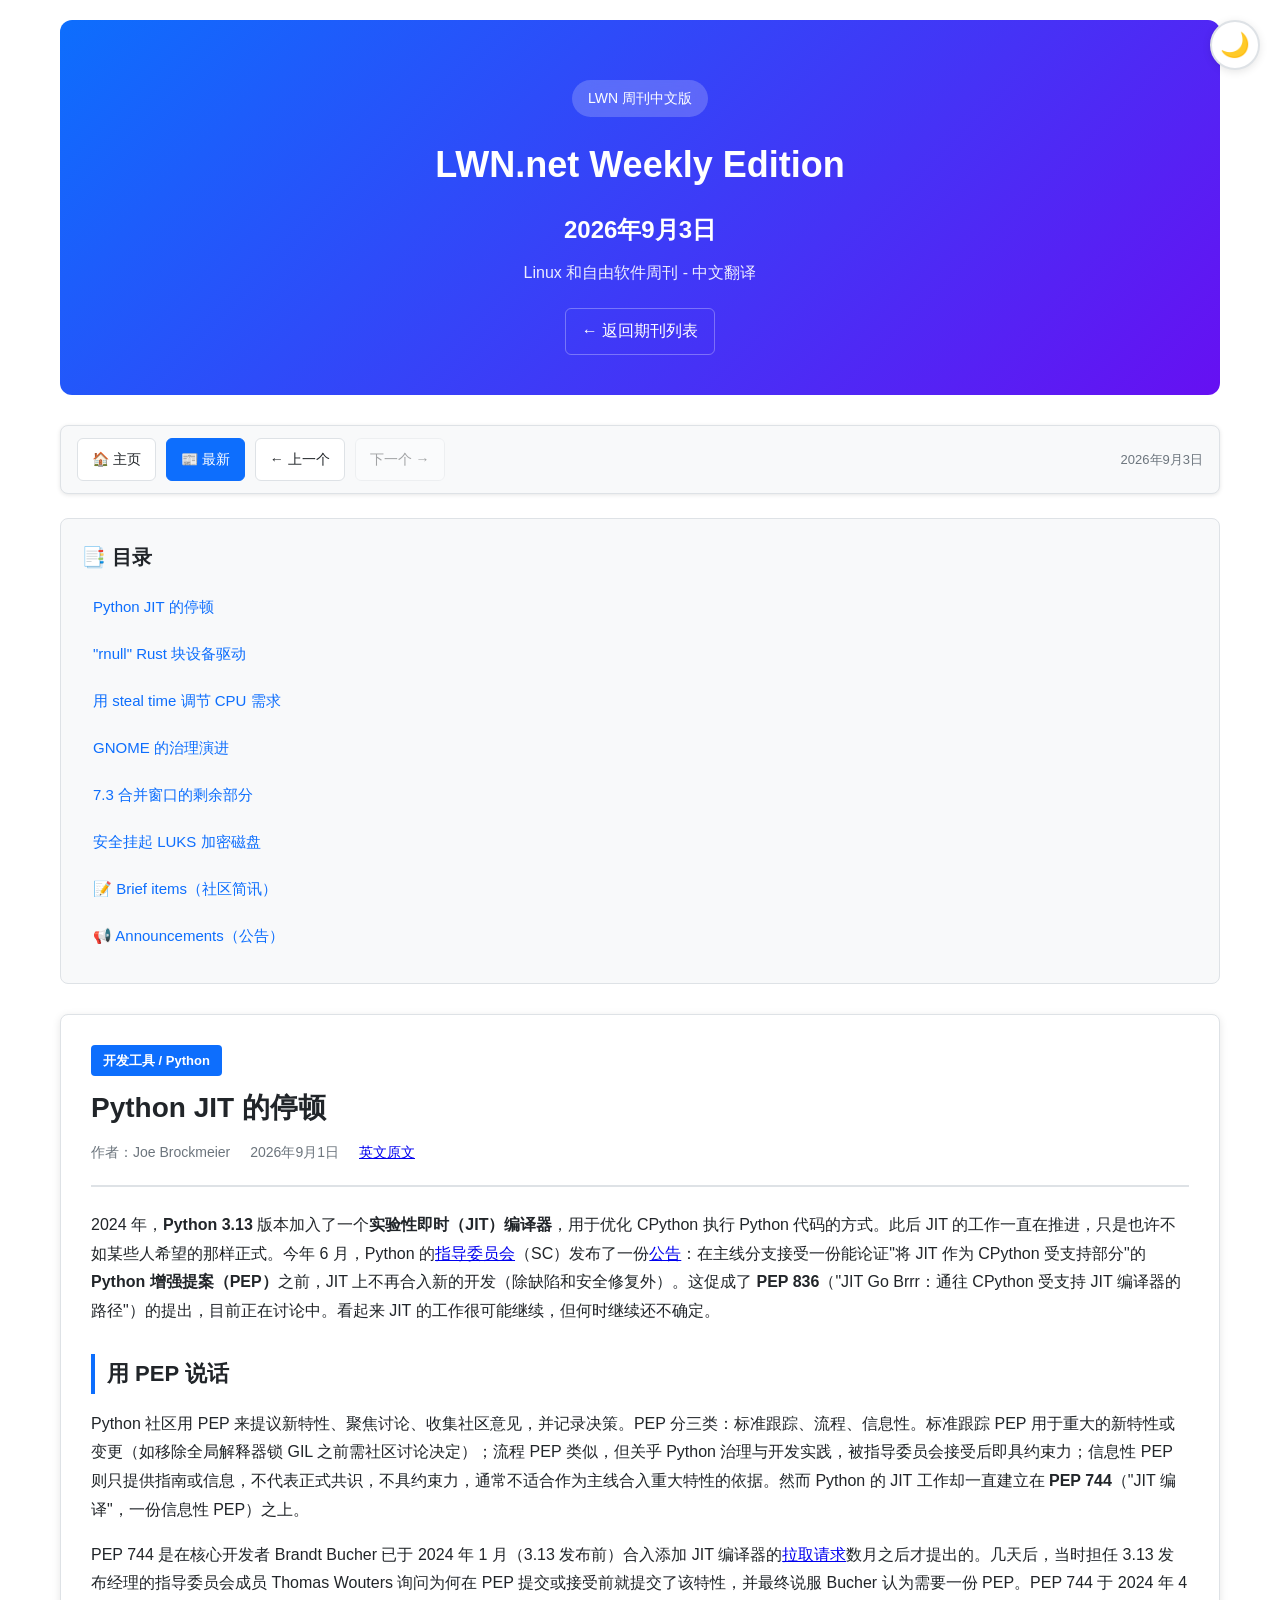
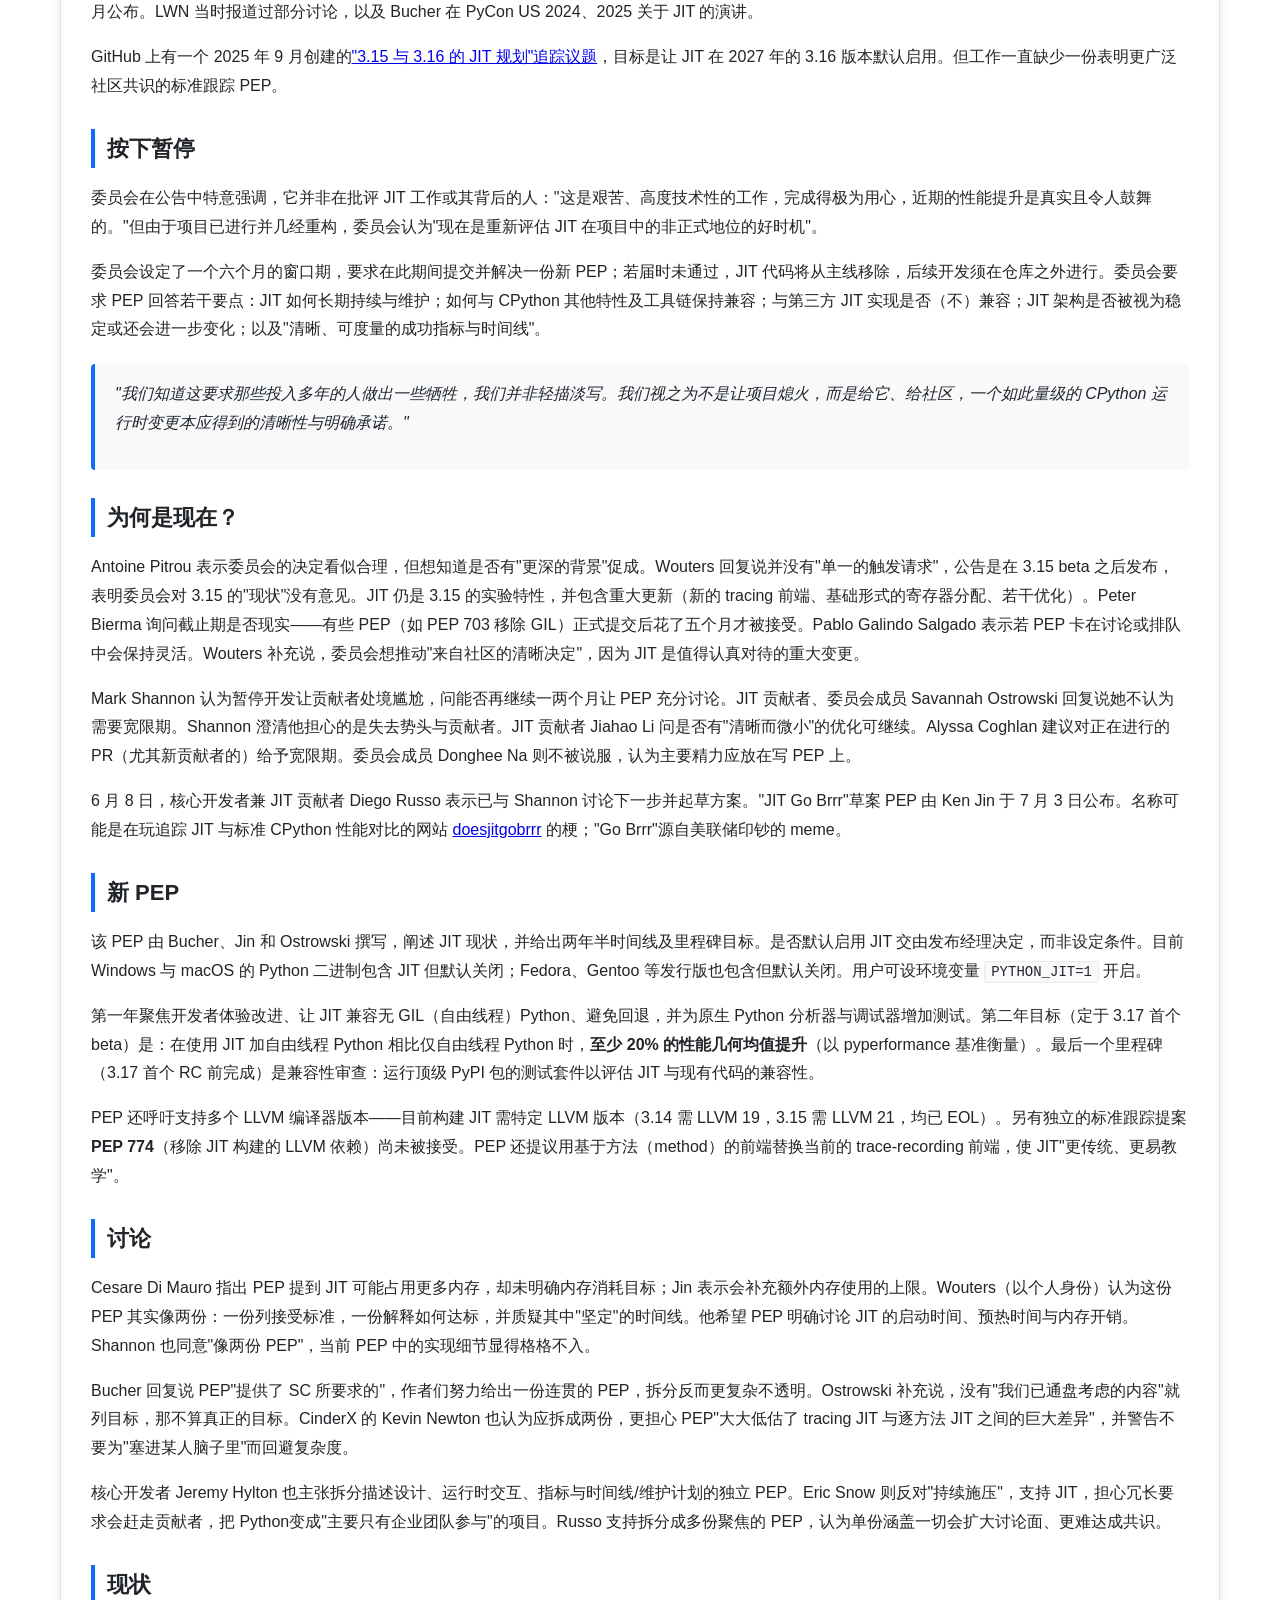
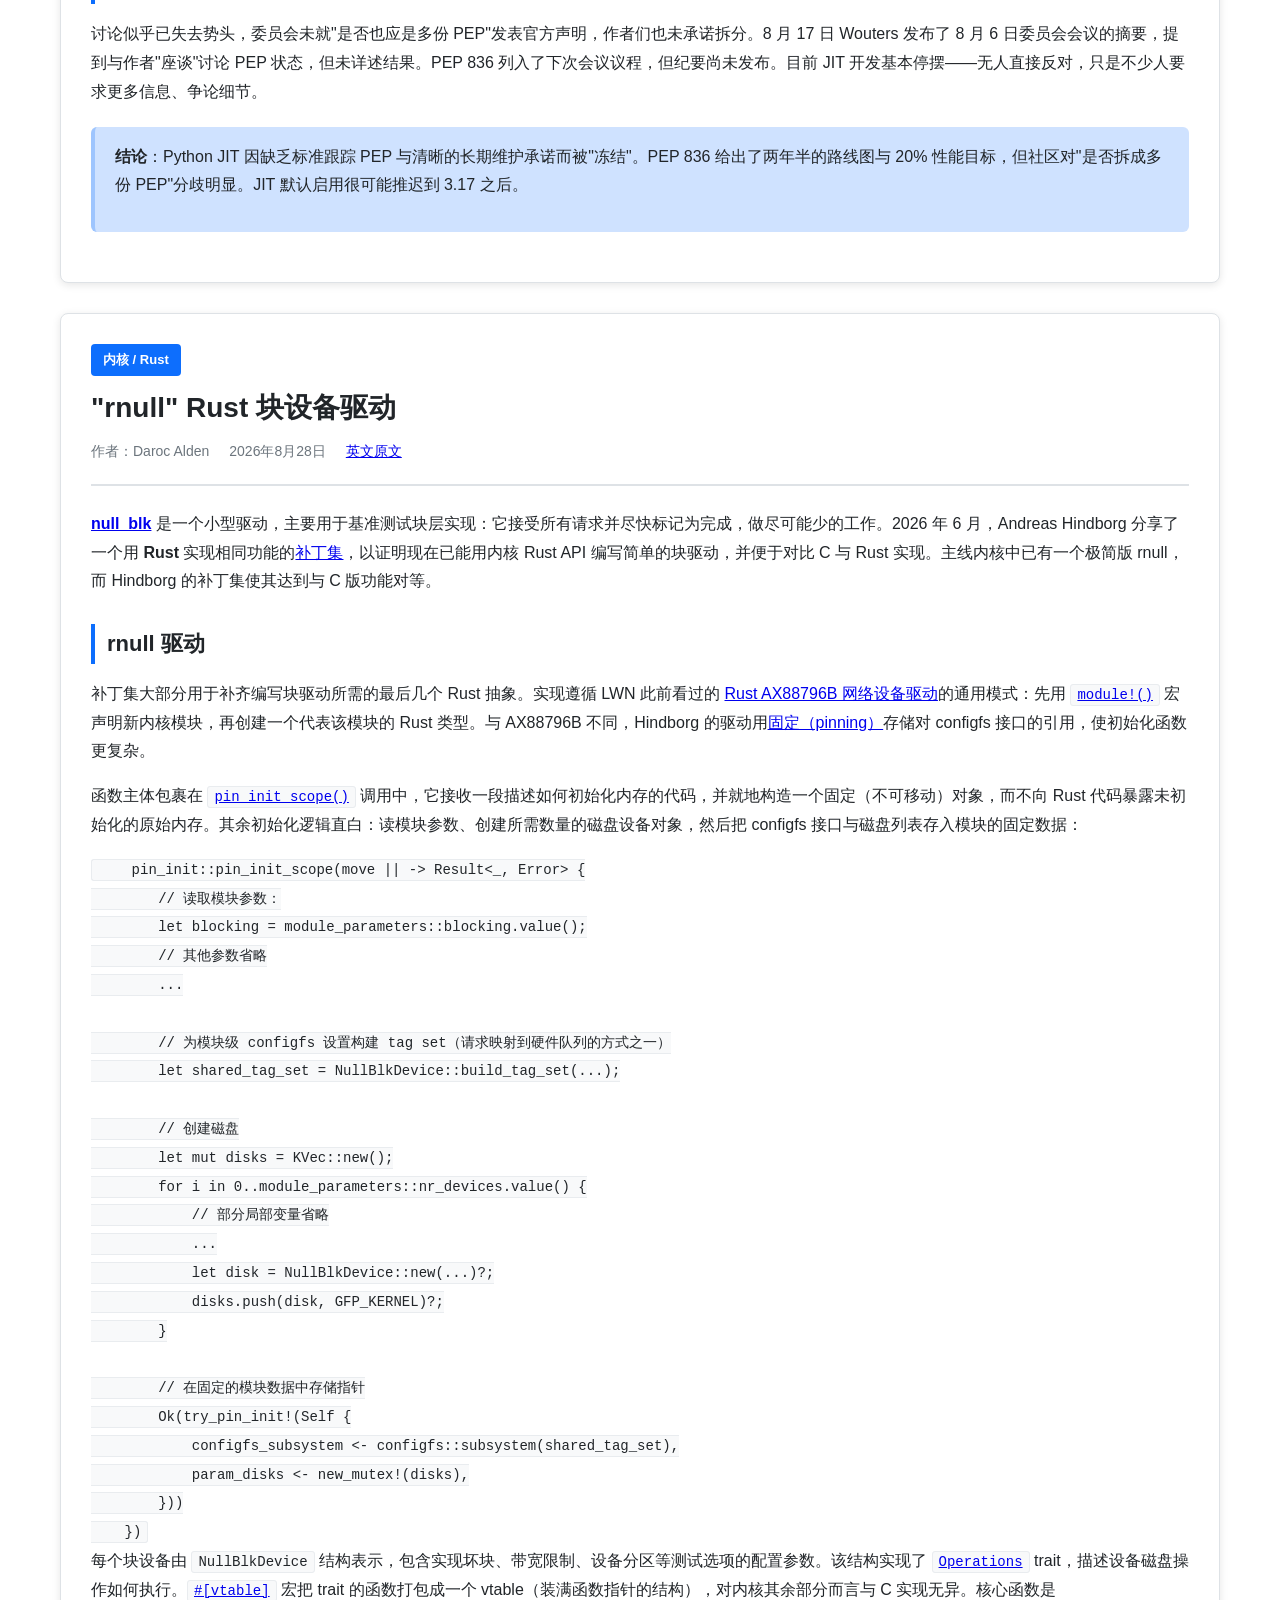
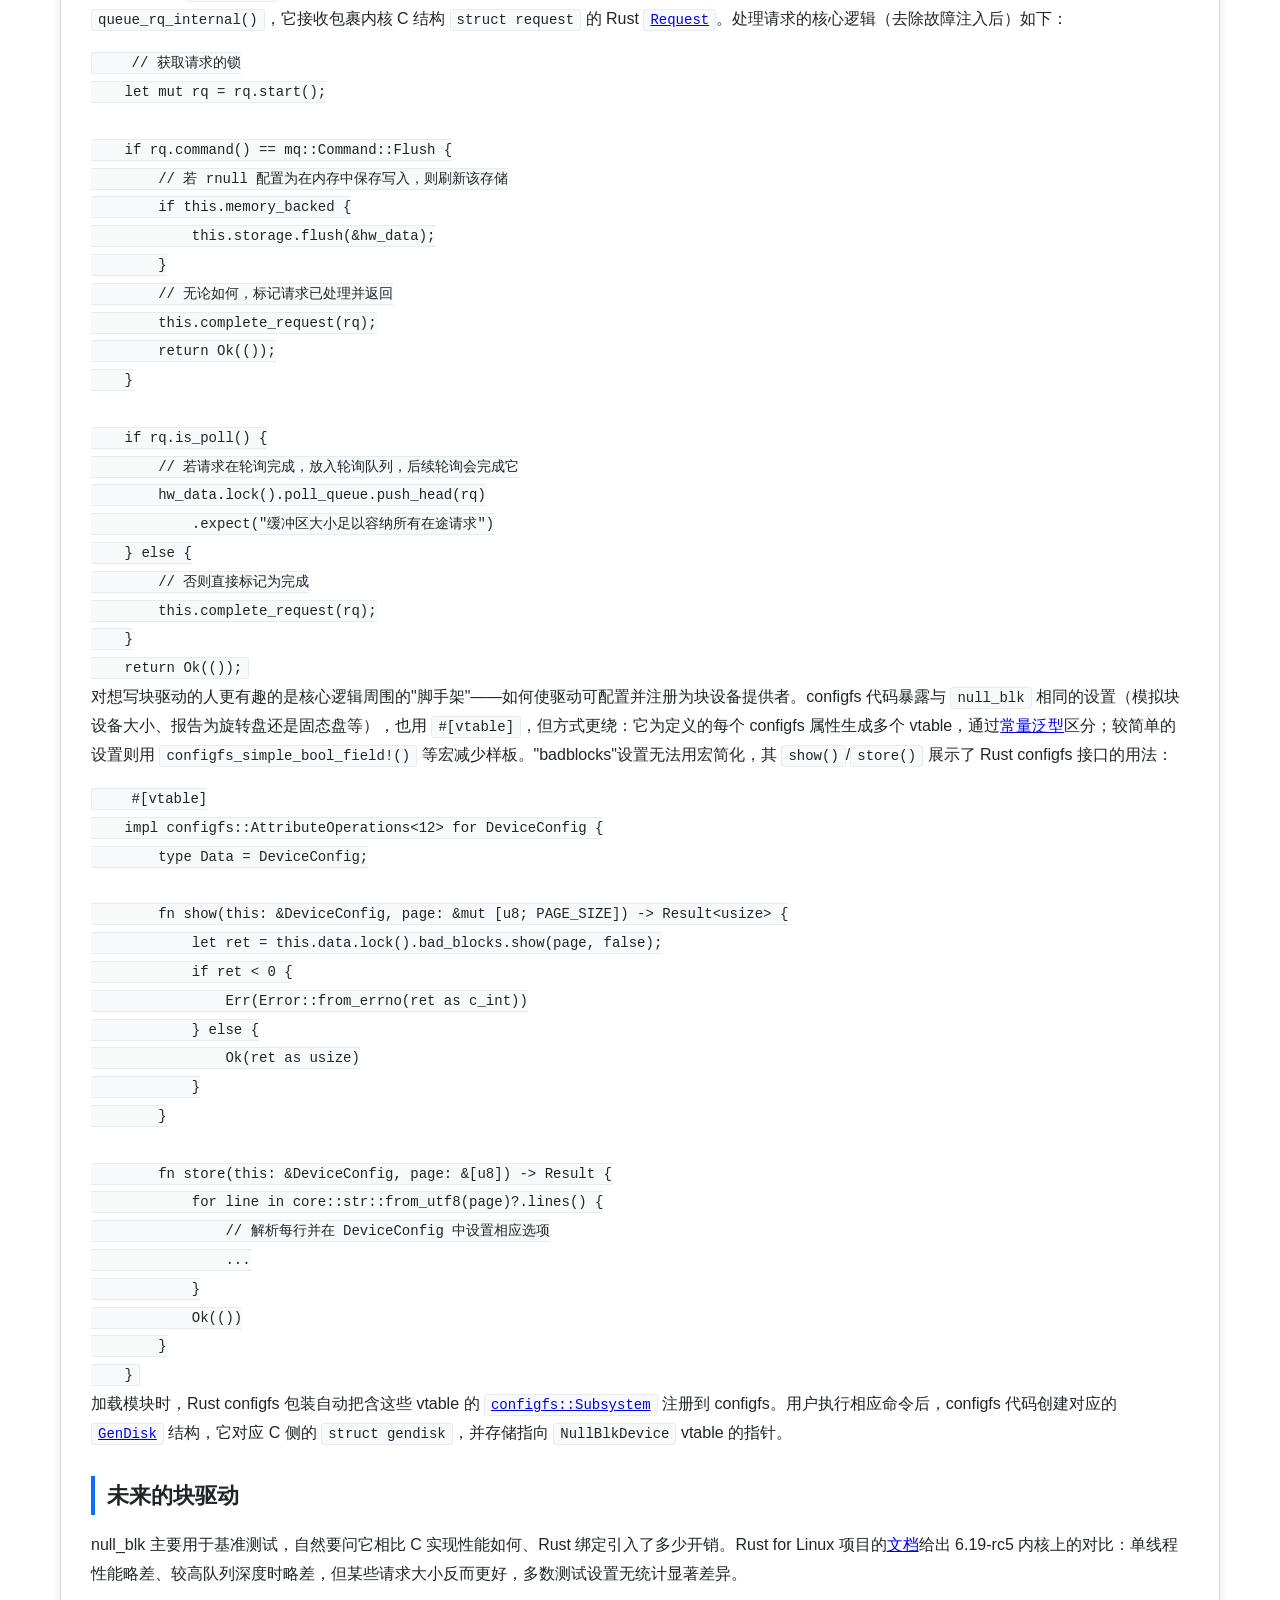
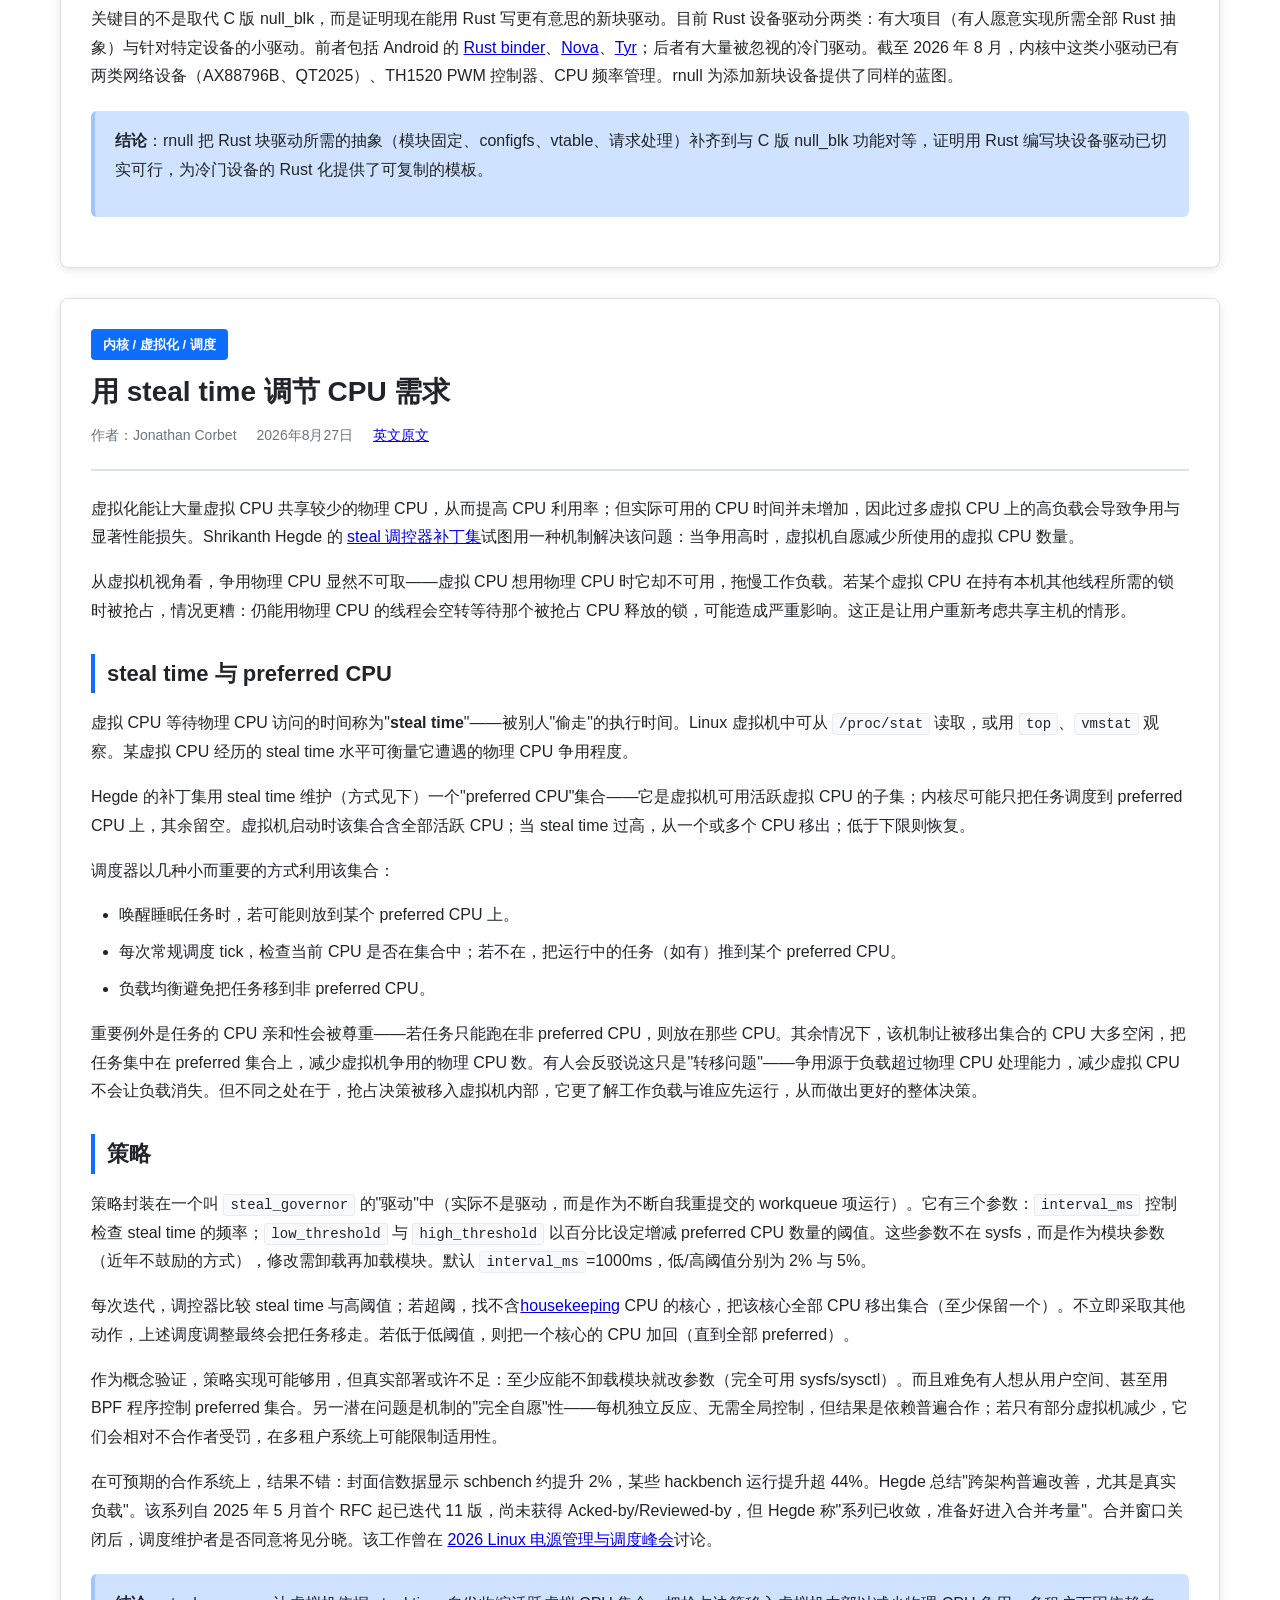
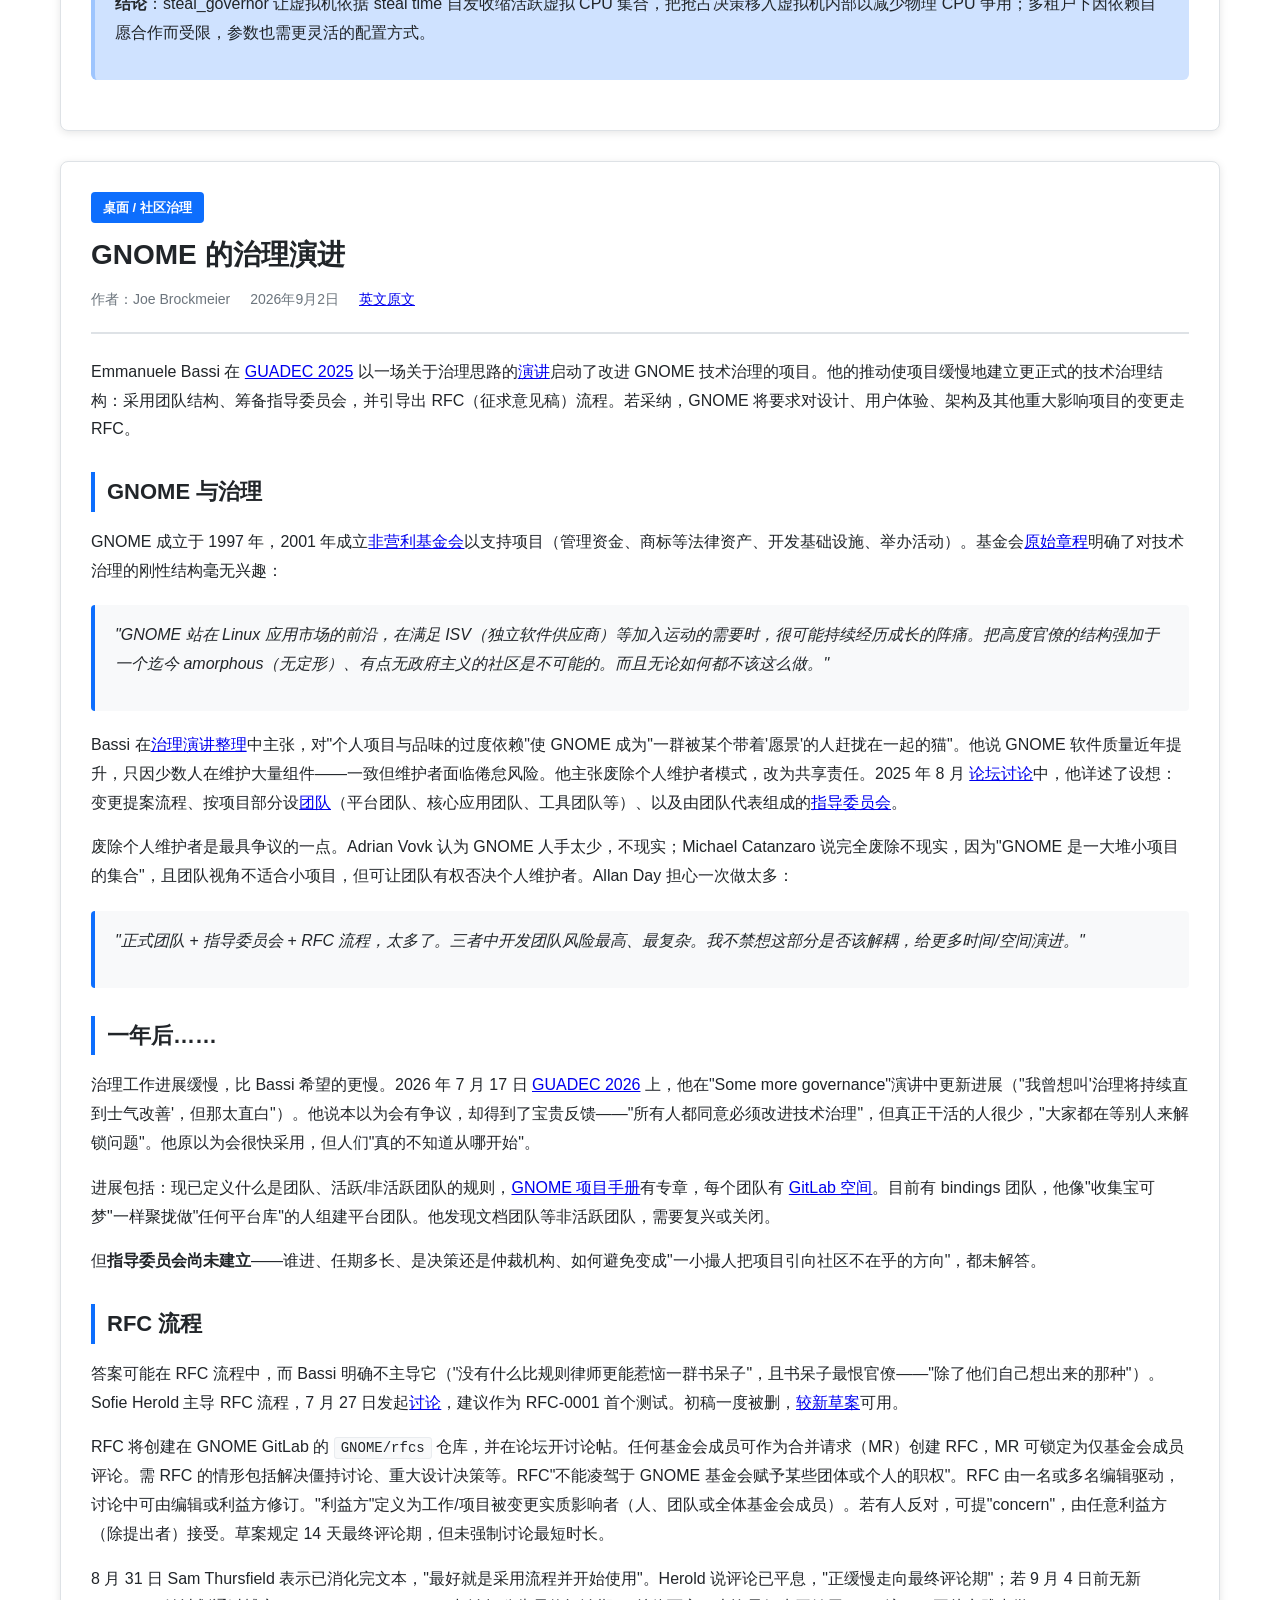
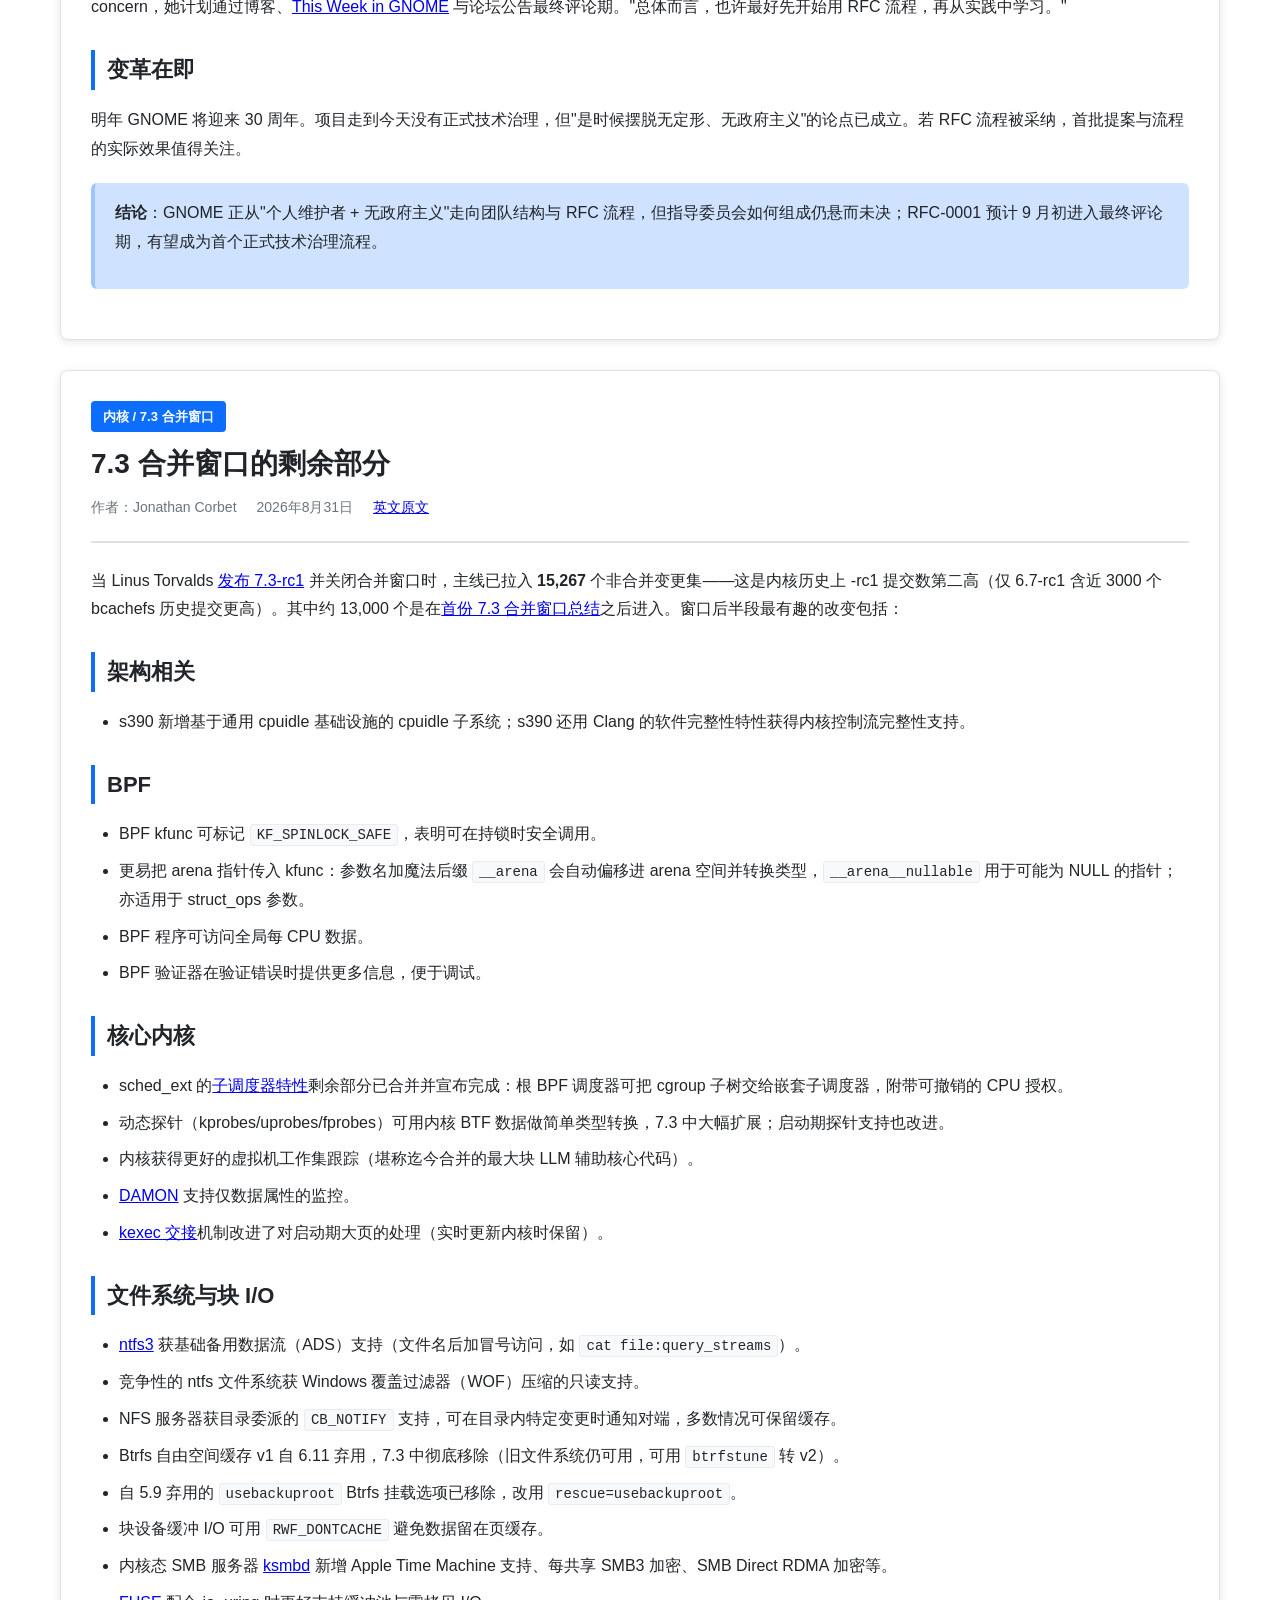
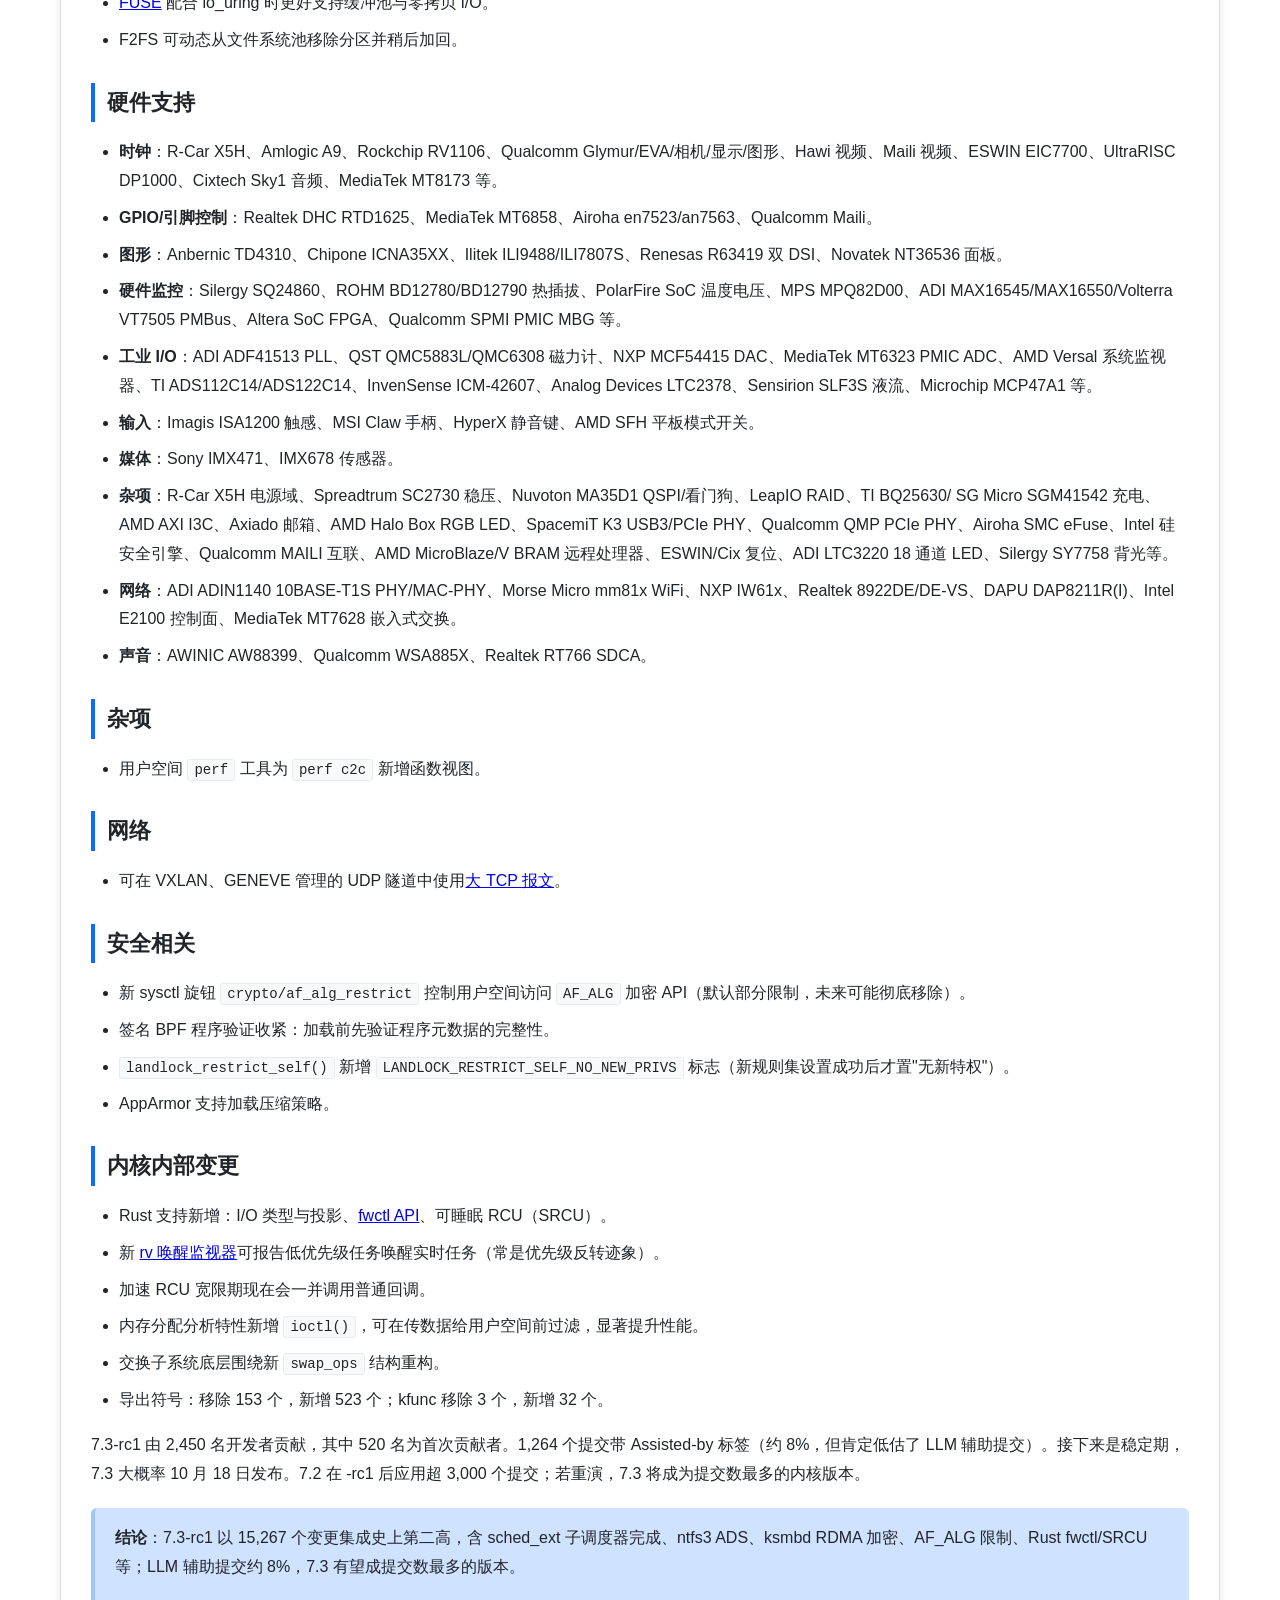
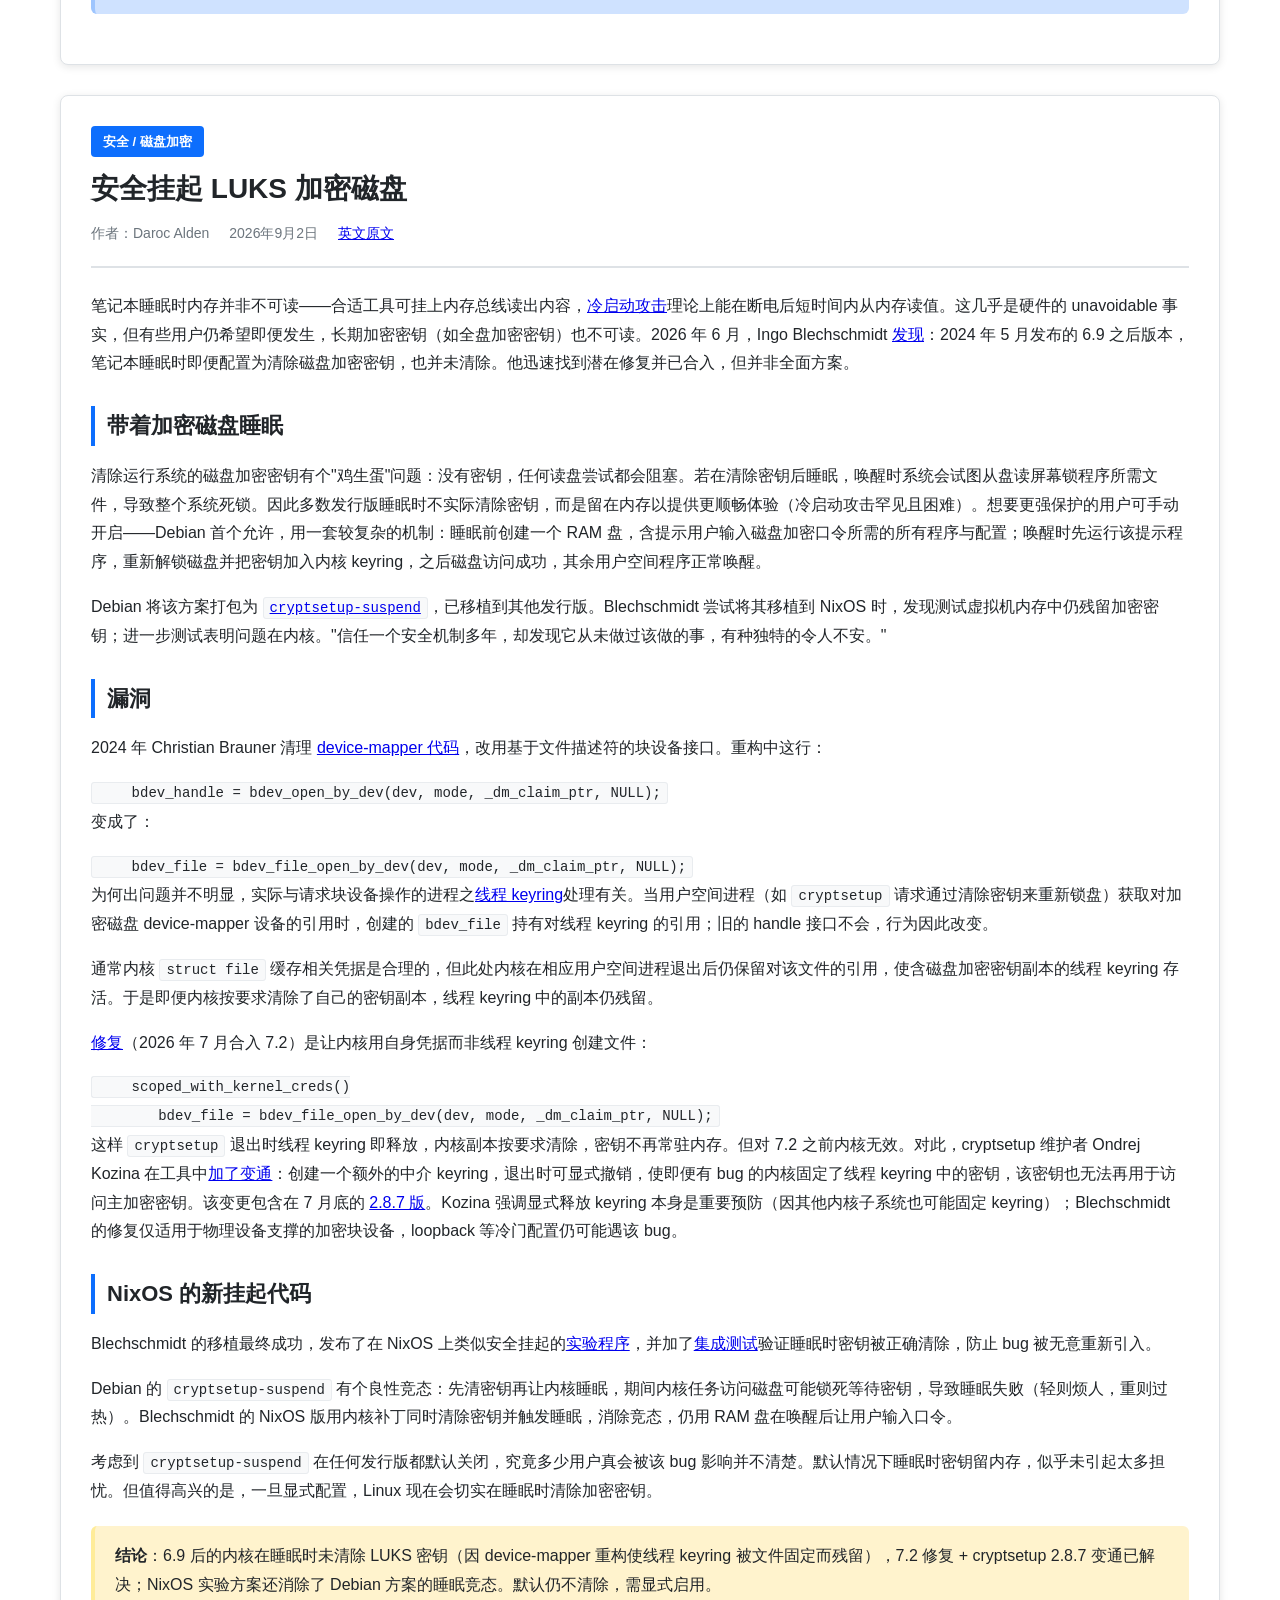
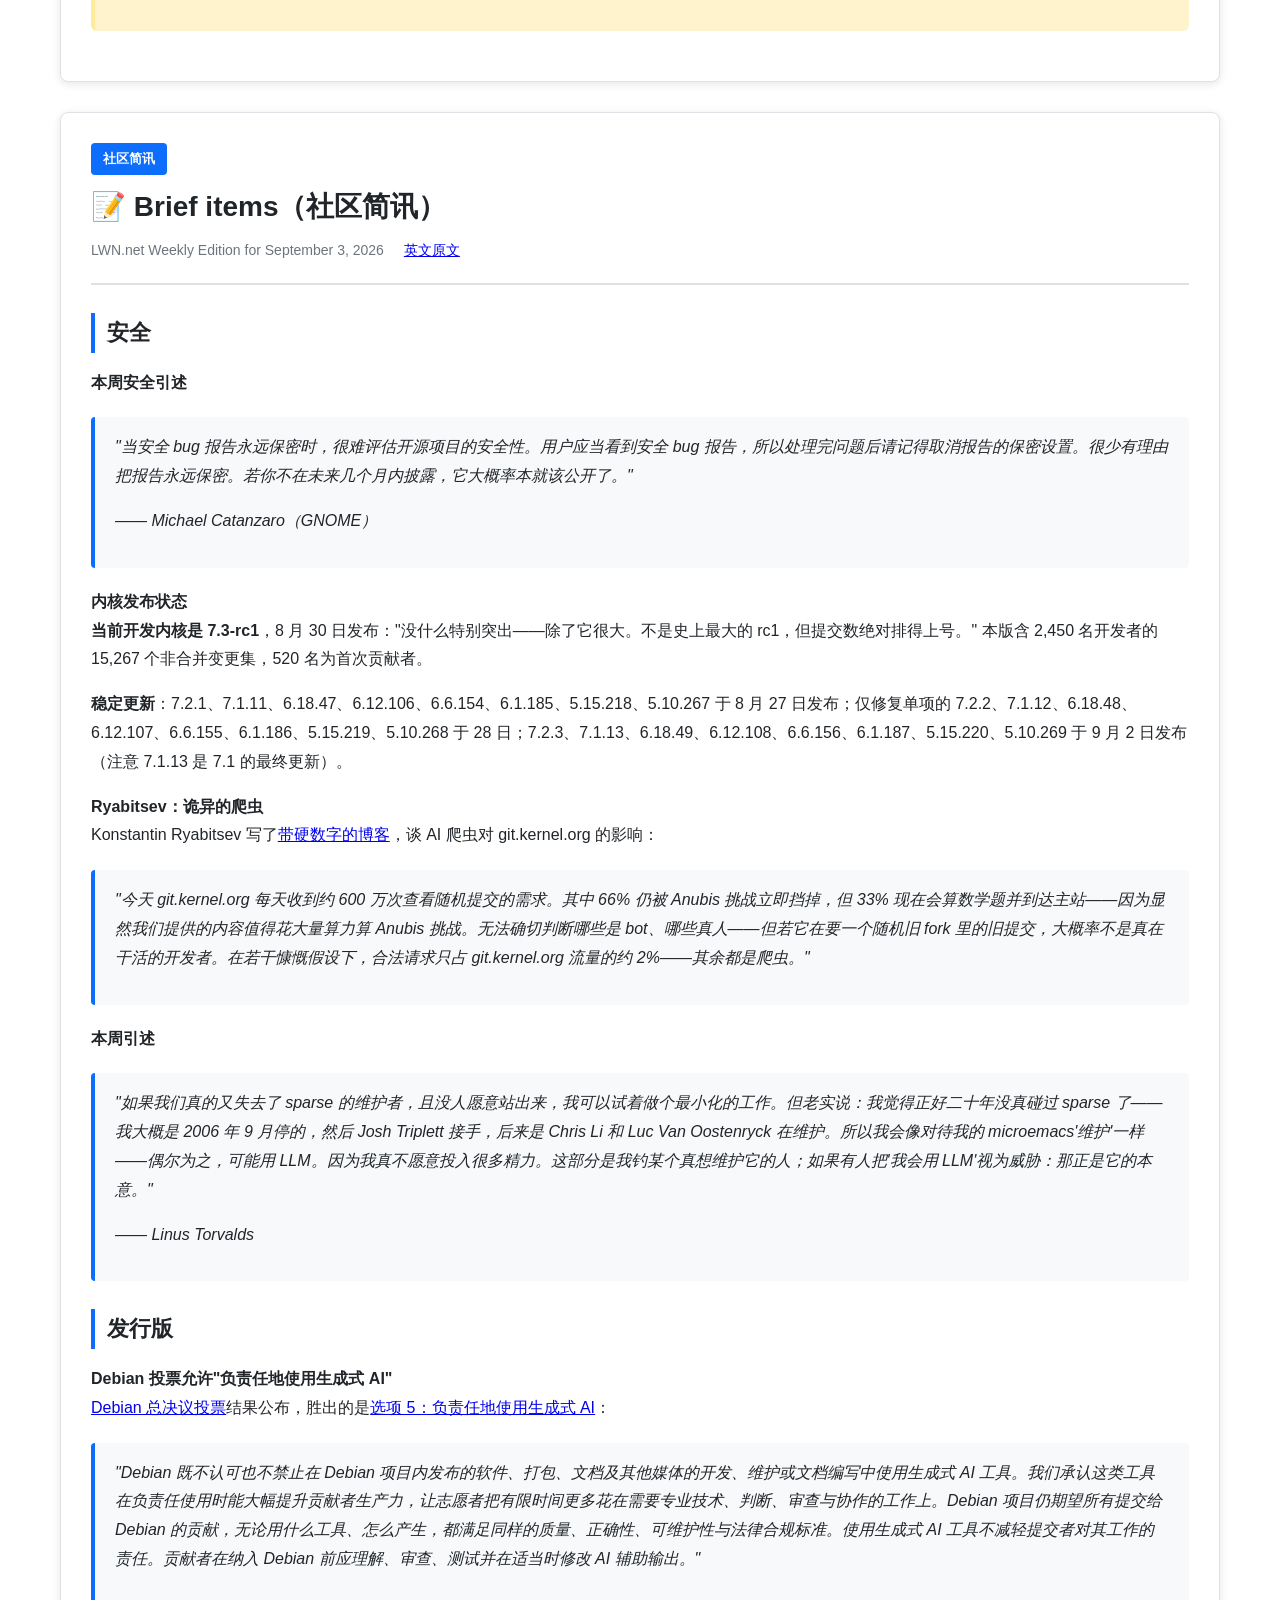
<file: 2026-09-03.html>
<!DOCTYPE html>
<html lang="zh-CN">
<head>
    <meta charset="UTF-8">
    <meta name="viewport" content="width=device-width, initial-scale=1.0">
    <title>LWN 周刊 - 2026年9月3日</title>
    <link rel="stylesheet" href="style.css">
    <link rel="icon" href="data:image/svg+xml,<svg xmlns='http://www.w3.org/2000/svg' viewBox='0 0 100 100'><text y='.9em' font-size='90'>📰</text></svg>">
</head>
<body>
    <button class="theme-toggle" id="themeToggle" aria-label="切换主题">
        <span class="theme-icon">🌙</span>
    </button>

    <div class="container">
        <header class="header">
            <div class="header-badge">LWN 周刊中文版</div>
            <h1>LWN.net Weekly Edition</h1>
            <p class="edition-date">2026年9月3日</p>
            <p class="edition-desc">Linux 和自由软件周刊 - 中文翻译</p>
            <a href="index.html" class="back-link">← 返回期刊列表</a>
        </header>

        <!-- 期刊导航 NAV-START -->
        <nav class="nav-bar" aria-label="期刊导航">
            <a class="nav-btn" href="index.html">🏠 主页</a>
            <a class="nav-btn nav-current" href="2026-09-03.html">📰 最新</a>
            <a class="nav-btn" href="2026-08-27.html">← 上一个</a>
            <span class="nav-btn nav-disabled">下一个 →</span>
            <span class="nav-current-label">2026年9月3日</span>
        </nav>
        <!-- 期刊导航 NAV-END -->

        <main class="content">
            <!-- 目录 -->
            <div class="toc">
                <h2>📑 目录</h2>
                <ul>
                    <li><a href="#article1">Python JIT 的停顿</a></li>
                    <li><a href="#article2">"rnull" Rust 块设备驱动</a></li>
                    <li><a href="#article3">用 steal time 调节 CPU 需求</a></li>
                    <li><a href="#article4">GNOME 的治理演进</a></li>
                    <li><a href="#article5">7.3 合并窗口的剩余部分</a></li>
                    <li><a href="#article6">安全挂起 LUKS 加密磁盘</a></li>
                    <li><a href="#briefs">📝 Brief items（社区简讯）</a></li>
                    <li><a href="#announcements">📢 Announcements（公告）</a></li>
                </ul>
            </div>

            <!-- 专题文章 1 -->
            <div class="article" id="article1">
                <div class="article-header">
                    <span class="article-category">开发工具 / Python</span>
                    <h2>Python JIT 的停顿</h2>
                    <div class="article-meta">
                        <span>作者：Joe Brockmeier</span>
                        <span>2026年9月1日</span>
                        <span><a href="https://lwn.net/Articles/1090385/" target="_blank">英文原文</a></span>
                    </div>
                </div>
                <div class="article-body">
                    <p>2024 年，<strong>Python 3.13</strong> 版本加入了一个<strong>实验性即时（JIT）编译器</strong>，用于优化 CPython 执行 Python 代码的方式。此后 JIT 的工作一直在推进，只是也许不如某些人希望的那样正式。今年 6 月，Python 的<a href="https://peps.python.org/pep-0013/#the-steering-council">指导委员会</a>（SC）发布了一份<a href="https://discuss.python.org/t/an-announcement-from-the-steering-council-regarding-the-jit-project/107638">公告</a>：在主线分支接受一份能论证"将 JIT 作为 CPython 受支持部分"的<strong>Python 增强提案（PEP）</strong>之前，JIT 上不再合入新的开发（除缺陷和安全修复外）。这促成了 <strong>PEP 836</strong>（"JIT Go Brrr：通往 CPython 受支持 JIT 编译器的路径"）的提出，目前正在讨论中。看起来 JIT 的工作很可能继续，但何时继续还不确定。</p>

                    <h3>用 PEP 说话</h3>
                    <p>Python 社区用 PEP 来提议新特性、聚焦讨论、收集社区意见，并记录决策。PEP 分三类：标准跟踪、流程、信息性。标准跟踪 PEP 用于重大的新特性或变更（如移除全局解释器锁 GIL 之前需社区讨论决定）；流程 PEP 类似，但关乎 Python 治理与开发实践，被指导委员会接受后即具约束力；信息性 PEP 则只提供指南或信息，不代表正式共识，不具约束力，通常不适合作为主线合入重大特性的依据。然而 Python 的 JIT 工作却一直建立在 <strong>PEP 744</strong>（"JIT 编译"，一份信息性 PEP）之上。</p>
                    <p>PEP 744 是在核心开发者 Brandt Bucher 已于 2024 年 1 月（3.13 发布前）合入添加 JIT 编译器的<a href="https://github.com/python/cpython/pull/113465">拉取请求</a>数月之后才提出的。几天后，当时担任 3.13 发布经理的指导委员会成员 Thomas Wouters 询问为何在 PEP 提交或接受前就提交了该特性，并最终说服 Bucher 认为需要一份 PEP。PEP 744 于 2024 年 4 月公布。LWN 当时报道过部分讨论，以及 Bucher 在 PyCon US 2024、2025 关于 JIT 的演讲。</p>
                    <p>GitHub 上有一个 2025 年 9 月创建的<a href="https://github.com/python/cpython/issues/139038">"3.15 与 3.16 的 JIT 规划"追踪议题</a>，目标是让 JIT 在 2027 年的 3.16 版本默认启用。但工作一直缺少一份表明更广泛社区共识的标准跟踪 PEP。</p>

                    <h3>按下暂停</h3>
                    <p>委员会在公告中特意强调，它并非在批评 JIT 工作或其背后的人："这是艰苦、高度技术性的工作，完成得极为用心，近期的性能提升是真实且令人鼓舞的。"但由于项目已进行并几经重构，委员会认为"现在是重新评估 JIT 在项目中的非正式地位的好时机"。</p>
                    <p>委员会设定了一个六个月的窗口期，要求在此期间提交并解决一份新 PEP；若届时未通过，JIT 代码将从主线移除，后续开发须在仓库之外进行。委员会要求 PEP 回答若干要点：JIT 如何长期持续与维护；如何与 CPython 其他特性及工具链保持兼容；与第三方 JIT 实现是否（不）兼容；JIT 架构是否被视为稳定或还会进一步变化；以及"清晰、可度量的成功指标与时间线"。</p>
                    <blockquote>
                        <p>"我们知道这要求那些投入多年的人做出一些牺牲，我们并非轻描淡写。我们视之为不是让项目熄火，而是给它、给社区，一个如此量级的 CPython 运行时变更本应得到的清晰性与明确承诺。"</p>
                    </blockquote>

                    <h3>为何是现在？</h3>
                    <p>Antoine Pitrou 表示委员会的决定看似合理，但想知道是否有"更深的背景"促成。Wouters 回复说并没有"单一的触发请求"，公告是在 3.15 beta 之后发布，表明委员会对 3.15 的"现状"没有意见。JIT 仍是 3.15 的实验特性，并包含重大更新（新的 tracing 前端、基础形式的寄存器分配、若干优化）。Peter Bierma 询问截止期是否现实——有些 PEP（如 PEP 703 移除 GIL）正式提交后花了五个月才被接受。Pablo Galindo Salgado 表示若 PEP 卡在讨论或排队中会保持灵活。Wouters 补充说，委员会想推动"来自社区的清晰决定"，因为 JIT 是值得认真对待的重大变更。</p>
                    <p>Mark Shannon 认为暂停开发让贡献者处境尴尬，问能否再继续一两个月让 PEP 充分讨论。JIT 贡献者、委员会成员 Savannah Ostrowski 回复说她不认为需要宽限期。Shannon 澄清他担心的是失去势头与贡献者。JIT 贡献者 Jiahao Li 问是否有"清晰而微小"的优化可继续。Alyssa Coghlan 建议对正在进行的 PR（尤其新贡献者的）给予宽限期。委员会成员 Donghee Na 则不被说服，认为主要精力应放在写 PEP 上。</p>
                    <p>6 月 8 日，核心开发者兼 JIT 贡献者 Diego Russo 表示已与 Shannon 讨论下一步并起草方案。"JIT Go Brrr"草案 PEP 由 Ken Jin 于 7 月 3 日公布。名称可能是在玩追踪 JIT 与标准 CPython 性能对比的网站 <a href="https://www.doesjitgobrrr.com/">doesjitgobrrr</a> 的梗；"Go Brrr"源自美联储印钞的 meme。</p>

                    <h3>新 PEP</h3>
                    <p>该 PEP 由 Bucher、Jin 和 Ostrowski 撰写，阐述 JIT 现状，并给出两年半时间线及里程碑目标。是否默认启用 JIT 交由发布经理决定，而非设定条件。目前 Windows 与 macOS 的 Python 二进制包含 JIT 但默认关闭；Fedora、Gentoo 等发行版也包含但默认关闭。用户可设环境变量 <code>PYTHON_JIT=1</code> 开启。</p>
                    <p>第一年聚焦开发者体验改进、让 JIT 兼容无 GIL（自由线程）Python、避免回退，并为原生 Python 分析器与调试器增加测试。第二年目标（定于 3.17 首个 beta）是：在使用 JIT 加自由线程 Python 相比仅自由线程 Python 时，<strong>至少 20% 的性能几何均值提升</strong>（以 pyperformance 基准衡量）。最后一个里程碑（3.17 首个 RC 前完成）是兼容性审查：运行顶级 PyPI 包的测试套件以评估 JIT 与现有代码的兼容性。</p>
                    <p>PEP 还呼吁支持多个 LLVM 编译器版本——目前构建 JIT 需特定 LLVM 版本（3.14 需 LLVM 19，3.15 需 LLVM 21，均已 EOL）。另有独立的标准跟踪提案 <strong>PEP 774</strong>（移除 JIT 构建的 LLVM 依赖）尚未被接受。PEP 还提议用基于方法（method）的前端替换当前的 trace-recording 前端，使 JIT"更传统、更易教学"。</p>

                    <h3>讨论</h3>
                    <p>Cesare Di Mauro 指出 PEP 提到 JIT 可能占用更多内存，却未明确内存消耗目标；Jin 表示会补充额外内存使用的上限。Wouters（以个人身份）认为这份 PEP 其实像两份：一份列接受标准，一份解释如何达标，并质疑其中"坚定"的时间线。他希望 PEP 明确讨论 JIT 的启动时间、预热时间与内存开销。Shannon 也同意"像两份 PEP"，当前 PEP 中的实现细节显得格格不入。</p>
                    <p>Bucher 回复说 PEP"提供了 SC 所要求的"，作者们努力给出一份连贯的 PEP，拆分反而更复杂不透明。Ostrowski 补充说，没有"我们已通盘考虑的内容"就列目标，那不算真正的目标。CinderX 的 Kevin Newton 也认为应拆成两份，更担心 PEP"大大低估了 tracing JIT 与逐方法 JIT 之间的巨大差异"，并警告不要为"塞进某人脑子里"而回避复杂度。</p>
                    <p>核心开发者 Jeremy Hylton 也主张拆分描述设计、运行时交互、指标与时间线/维护计划的独立 PEP。Eric Snow 则反对"持续施压"，支持 JIT，担心冗长要求会赶走贡献者，把 Python变成"主要只有企业团队参与"的项目。Russo 支持拆分成多份聚焦的 PEP，认为单份涵盖一切会扩大讨论面、更难达成共识。</p>

                    <h3>现状</h3>
                    <p>讨论似乎已失去势头，委员会未就"是否也应是多份 PEP"发表官方声明，作者们也未承诺拆分。8 月 17 日 Wouters 发布了 8 月 6 日委员会会议的摘要，提到与作者"座谈"讨论 PEP 状态，但未详述结果。PEP 836 列入了下次会议议程，但纪要尚未发布。目前 JIT 开发基本停摆——无人直接反对，只是不少人要求更多信息、争论细节。</p>
                    <div class="info-box note">
                        <p><strong>结论</strong>：Python JIT 因缺乏标准跟踪 PEP 与清晰的长期维护承诺而被"冻结"。PEP 836 给出了两年半的路线图与 20% 性能目标，但社区对"是否拆成多份 PEP"分歧明显。JIT 默认启用很可能推迟到 3.17 之后。</p>
                    </div>
                </div>
            </div>

            <!-- 专题文章 2 -->
            <div class="article" id="article2">
                <div class="article-header">
                    <span class="article-category">内核 / Rust</span>
                    <h2>"rnull" Rust 块设备驱动</h2>
                    <div class="article-meta">
                        <span>作者：Daroc Alden</span>
                        <span>2026年8月28日</span>
                        <span><a href="https://lwn.net/Articles/1090378/" target="_blank">英文原文</a></span>
                    </div>
                </div>
                <div class="article-body">
                    <p><a href="https://www.kernel.org/doc/html/latest/block/null_blk.html"><strong>null_blk</strong></a> 是一个小型驱动，主要用于基准测试块层实现：它接受所有请求并尽快标记为完成，做尽可能少的工作。2026 年 6 月，Andreas Hindborg 分享了一个用 <strong>Rust</strong> 实现相同功能的<a href="https://lwn.net/ml/all/20260609-rnull-v6-19-rc5-send-v2-0-82c7404542e2@kernel.org/">补丁集</a>，以证明现在已能用内核 Rust API 编写简单的块驱动，并便于对比 C 与 Rust 实现。主线内核中已有一个极简版 rnull，而 Hindborg 的补丁集使其达到与 C 版功能对等。</p>

                    <h3>rnull 驱动</h3>
                    <p>补丁集大部分用于补齐编写块驱动所需的最后几个 Rust 抽象。实现遵循 LWN 此前看过的 <a href="https://lwn.net/Articles/1025232/">Rust AX88796B 网络设备驱动</a>的通用模式：先用 <a href="https://rust.docs.kernel.org/macros/macro.module.html"><code>module!()</code></a> 宏声明新内核模块，再创建一个代表该模块的 Rust 类型。与 AX88796B 不同，Hindborg 的驱动用<a href="https://lwn.net/Articles/907876/">固定（pinning）</a>存储对 configfs 接口的引用，使初始化函数更复杂。</p>
                    <p>函数主体包裹在 <a href="https://rust.docs.kernel.org/pin_init/fn.pin_init_scope.html"><code>pin_init_scope()</code></a> 调用中，它接收一段描述如何初始化内存的代码，并就地构造一个固定（不可移动）对象，而不向 Rust 代码暴露未初始化的原始内存。其余初始化逻辑直白：读模块参数、创建所需数量的磁盘设备对象，然后把 configfs 接口与磁盘列表存入模块的固定数据：</p>
                    <pre><code>    pin_init::pin_init_scope(move || -> Result&lt;_, Error&gt; {
        // 读取模块参数：
        let blocking = module_parameters::blocking.value();
        // 其他参数省略
        ...

        // 为模块级 configfs 设置构建 tag set（请求映射到硬件队列的方式之一）
        let shared_tag_set = NullBlkDevice::build_tag_set(...);

        // 创建磁盘
        let mut disks = KVec::new();
        for i in 0..module_parameters::nr_devices.value() {
            // 部分局部变量省略
            ...
            let disk = NullBlkDevice::new(...)?;
            disks.push(disk, GFP_KERNEL)?;
        }

        // 在固定的模块数据中存储指针
        Ok(try_pin_init!(Self {
            configfs_subsystem &lt;- configfs::subsystem(shared_tag_set),
            param_disks &lt;- new_mutex!(disks),
        }))
    })</code></pre>
                    <p>每个块设备由 <code>NullBlkDevice</code> 结构表示，包含实现坏块、带宽限制、设备分区等测试选项的配置参数。该结构实现了 <a href="https://rust.docs.kernel.org/kernel/block/mq/trait.Operations.html"><code>Operations</code></a> trait，描述设备磁盘操作如何执行。<a href="https://rust.docs.kernel.org/macros/attr.vtable.html"><code>#[vtable]</code></a> 宏把 trait 的函数打包成一个 vtable（装满函数指针的结构），对内核其余部分而言与 C 实现无异。核心函数是 <code>queue_rq_internal()</code>，它接收包裹内核 C 结构 <code>struct request</code> 的 Rust <a href="https://rust.docs.kernel.org/kernel/block/mq/struct.Request.html"><code>Request</code></a>。处理请求的核心逻辑（去除故障注入后）如下：</p>
                    <pre><code>    // 获取请求的锁
    let mut rq = rq.start();

    if rq.command() == mq::Command::Flush {
        // 若 rnull 配置为在内存中保存写入，则刷新该存储
        if this.memory_backed {
            this.storage.flush(&hw_data);
        }
        // 无论如何，标记请求已处理并返回
        this.complete_request(rq);
        return Ok(());
    }

    if rq.is_poll() {
        // 若请求在轮询完成，放入轮询队列，后续轮询会完成它
        hw_data.lock().poll_queue.push_head(rq)
            .expect("缓冲区大小足以容纳所有在途请求")
    } else {
        // 否则直接标记为完成
        this.complete_request(rq);
    }
    return Ok(());</code></pre>
                    <p>对想写块驱动的人更有趣的是核心逻辑周围的"脚手架"——如何使驱动可配置并注册为块设备提供者。configfs 代码暴露与 <code>null_blk</code> 相同的设置（模拟块设备大小、报告为旋转盘还是固态盘等），也用 <code>#[vtable]</code>，但方式更绕：它为定义的每个 configfs 属性生成多个 vtable，通过<a href="https://doc.rust-lang.org/reference/items/generics.html#const-generics">常量泛型</a>区分；较简单的设置则用 <code>configfs_simple_bool_field!()</code> 等宏减少样板。"badblocks"设置无法用宏简化，其 <code>show()</code>/<code>store()</code> 展示了 Rust configfs 接口的用法：</p>
                    <pre><code>    #[vtable]
    impl configfs::AttributeOperations&lt;12&gt; for DeviceConfig {
        type Data = DeviceConfig;

        fn show(this: &DeviceConfig, page: &mut [u8; PAGE_SIZE]) -> Result&lt;usize&gt; {
            let ret = this.data.lock().bad_blocks.show(page, false);
            if ret &lt; 0 {
                Err(Error::from_errno(ret as c_int))
            } else {
                Ok(ret as usize)
            }
        }

        fn store(this: &DeviceConfig, page: &[u8]) -> Result {
            for line in core::str::from_utf8(page)?.lines() {
                // 解析每行并在 DeviceConfig 中设置相应选项
                ...
            }
            Ok(())
        }
    }</code></pre>
                    <p>加载模块时，Rust configfs 包装自动把含这些 vtable 的 <a href="https://rust.docs.kernel.org/kernel/configfs/struct.Subsystem.html"><code>configfs::Subsystem</code></a> 注册到 configfs。用户执行相应命令后，configfs 代码创建对应的 <a href="https://rust.docs.kernel.org/kernel/block/mq/gen_disk/struct.GenDisk.html"><code>GenDisk</code></a> 结构，它对应 C 侧的 <code>struct gendisk</code>，并存储指向 <code>NullBlkDevice</code> vtable 的指针。</p>

                    <h3>未来的块驱动</h3>
                    <p>null_blk 主要用于基准测试，自然要问它相比 C 实现性能如何、Rust 绑定引入了多少开销。Rust for Linux 项目的<a href="https://rust-for-linux.com/null-block-driver#results">文档</a>给出 6.19-rc5 内核上的对比：单线程性能略差、较高队列深度时略差，但某些请求大小反而更好，多数测试设置无统计显著差异。</p>
                    <p>关键目的不是取代 C 版 null_blk，而是证明现在能用 Rust 写更有意思的新块驱动。目前 Rust 设备驱动分两类：有大项目（有人愿意实现所需全部 Rust 抽象）与针对特定设备的小驱动。前者包括 Android 的 <a href="https://lwn.net/Articles/953116/">Rust binder</a>、<a href="https://lwn.net/Articles/990736/">Nova</a>、<a href="https://lwn.net/Articles/1055590/">Tyr</a>；后者有大量被忽视的冷门驱动。截至 2026 年 8 月，内核中这类小驱动已有两类网络设备（AX88796B、QT2025）、TH1520 PWM 控制器、CPU 频率管理。rnull 为添加新块设备提供了同样的蓝图。</p>
                    <div class="info-box note">
                        <p><strong>结论</strong>：rnull 把 Rust 块驱动所需的抽象（模块固定、configfs、vtable、请求处理）补齐到与 C 版 null_blk 功能对等，证明用 Rust 编写块设备驱动已切实可行，为冷门设备的 Rust 化提供了可复制的模板。</p>
                    </div>
                </div>
            </div>

            <!-- 专题文章 3 -->
            <div class="article" id="article3">
                <div class="article-header">
                    <span class="article-category">内核 / 虚拟化 / 调度</span>
                    <h2>用 steal time 调节 CPU 需求</h2>
                    <div class="article-meta">
                        <span>作者：Jonathan Corbet</span>
                        <span>2026年8月27日</span>
                        <span><a href="https://lwn.net/Articles/1090381/" target="_blank">英文原文</a></span>
                    </div>
                </div>
                <div class="article-body">
                    <p>虚拟化能让大量虚拟 CPU 共享较少的物理 CPU，从而提高 CPU 利用率；但实际可用的 CPU 时间并未增加，因此过多虚拟 CPU 上的高负载会导致争用与显著性能损失。Shrikanth Hegde 的 <a href="https://lwn.net/ml/all/20260825103855.721013-1-sshegde@linux.ibm.com">steal 调控器补丁集</a>试图用一种机制解决该问题：当争用高时，虚拟机自愿减少所使用的虚拟 CPU 数量。</p>
                    <p>从虚拟机视角看，争用物理 CPU 显然不可取——虚拟 CPU 想用物理 CPU 时它却不可用，拖慢工作负载。若某个虚拟 CPU 在持有本机其他线程所需的锁时被抢占，情况更糟：仍能用物理 CPU 的线程会空转等待那个被抢占 CPU 释放的锁，可能造成严重影响。这正是让用户重新考虑共享主机的情形。</p>

                    <h3>steal time 与 preferred CPU</h3>
                    <p>虚拟 CPU 等待物理 CPU 访问的时间称为"<strong>steal time</strong>"——被别人"偷走"的执行时间。Linux 虚拟机中可从 <code>/proc/stat</code> 读取，或用 <code>top</code>、<code>vmstat</code> 观察。某虚拟 CPU 经历的 steal time 水平可衡量它遭遇的物理 CPU 争用程度。</p>
                    <p>Hegde 的补丁集用 steal time 维护（方式见下）一个"preferred CPU"集合——它是虚拟机可用活跃虚拟 CPU 的子集；内核尽可能只把任务调度到 preferred CPU 上，其余留空。虚拟机启动时该集合含全部活跃 CPU；当 steal time 过高，从一个或多个 CPU 移出；低于下限则恢复。</p>
                    <p>调度器以几种小而重要的方式利用该集合：</p>
                    <ul>
                        <li>唤醒睡眠任务时，若可能则放到某个 preferred CPU 上。</li>
                        <li>每次常规调度 tick，检查当前 CPU 是否在集合中；若不在，把运行中的任务（如有）推到某个 preferred CPU。</li>
                        <li>负载均衡避免把任务移到非 preferred CPU。</li>
                    </ul>
                    <p>重要例外是任务的 CPU 亲和性会被尊重——若任务只能跑在非 preferred CPU，则放在那些 CPU。其余情况下，该机制让被移出集合的 CPU 大多空闲，把任务集中在 preferred 集合上，减少虚拟机争用的物理 CPU 数。有人会反驳说这只是"转移问题"——争用源于负载超过物理 CPU 处理能力，减少虚拟 CPU 不会让负载消失。但不同之处在于，抢占决策被移入虚拟机内部，它更了解工作负载与谁应先运行，从而做出更好的整体决策。</p>

                    <h3>策略</h3>
                    <p>策略封装在一个叫 <code>steal_governor</code> 的"驱动"中（实际不是驱动，而是作为不断自我重提交的 workqueue 项运行）。它有三个参数：<code>interval_ms</code> 控制检查 steal time 的频率；<code>low_threshold</code> 与 <code>high_threshold</code> 以百分比设定增减 preferred CPU 数量的阈值。这些参数不在 sysfs，而是作为模块参数（近年不鼓励的方式），修改需卸载再加载模块。默认 <code>interval_ms</code>=1000ms，低/高阈值分别为 2% 与 5%。</p>
                    <p>每次迭代，调控器比较 steal time 与高阈值；若超阈，找不含<a href="https://www.kernel.org/doc/html/next/core-api/housekeeping.html">housekeeping</a> CPU 的核心，把该核心全部 CPU 移出集合（至少保留一个）。不立即采取其他动作，上述调度调整最终会把任务移走。若低于低阈值，则把一个核心的 CPU 加回（直到全部 preferred）。</p>
                    <p>作为概念验证，策略实现可能够用，但真实部署或许不足：至少应能不卸载模块就改参数（完全可用 sysfs/sysctl）。而且难免有人想从用户空间、甚至用 BPF 程序控制 preferred 集合。另一潜在问题是机制的"完全自愿"性——每机独立反应、无需全局控制，但结果是依赖普遍合作；若只有部分虚拟机减少，它们会相对不合作者受罚，在多租户系统上可能限制适用性。</p>
                    <p>在可预期的合作系统上，结果不错：封面信数据显示 schbench 约提升 2%，某些 hackbench 运行提升超 44%。Hegde 总结"跨架构普遍改善，尤其是真实负载"。该系列自 2025 年 5 月首个 RFC 起已迭代 11 版，尚未获得 Acked-by/Reviewed-by，但 Hegde 称"系列已收敛，准备好进入合并考量"。合并窗口关闭后，调度维护者是否同意将见分晓。该工作曾在 <a href="https://lwn.net/Articles/1078697/#pv">2026 Linux 电源管理与调度峰会</a>讨论。</p>
                    <div class="info-box note">
                        <p><strong>结论</strong>：steal_governor 让虚拟机依据 steal time 自发收缩活跃虚拟 CPU 集合，把抢占决策移入虚拟机内部以减少物理 CPU 争用；多租户下因依赖自愿合作而受限，参数也需更灵活的配置方式。</p>
                    </div>
                </div>
            </div>

            <!-- 专题文章 4 -->
            <div class="article" id="article4">
                <div class="article-header">
                    <span class="article-category">桌面 / 社区治理</span>
                    <h2>GNOME 的治理演进</h2>
                    <div class="article-meta">
                        <span>作者：Joe Brockmeier</span>
                        <span>2026年9月2日</span>
                        <span><a href="https://lwn.net/Articles/1091619/" target="_blank">英文原文</a></span>
                    </div>
                </div>
                <div class="article-body">
                    <p>Emmanuele Bassi 在 <a href="https://events.gnome.org/event/259/">GUADEC 2025</a> 以一场关于治理思路的<a href="https://lwn.net/Articles/1034684/">演讲</a>启动了改进 GNOME 技术治理的项目。他的推动使项目缓慢地建立更正式的技术治理结构：采用团队结构、筹备指导委员会，并引导出 RFC（征求意见稿）流程。若采纳，GNOME 将要求对设计、用户体验、架构及其他重大影响项目的变更走 RFC。</p>

                    <h3>GNOME 与治理</h3>
                    <p>GNOME 成立于 1997 年，2001 年成立<a href="https://foundation.gnome.org/">非营利基金会</a>以支持项目（管理资金、商标等法律资产、开发基础设施、举办活动）。基金会<a href="https://wiki.gnome.org/FoundationBoard/Resources/Charter">原始章程</a>明确了对技术治理的刚性结构毫无兴趣：</p>
                    <blockquote>
                        <p>"GNOME 站在 Linux 应用市场的前沿，在满足 ISV（独立软件供应商）等加入运动的需要时，很可能持续经历成长的阵痛。把高度官僚的结构强加于一个迄今 amorphous（无定形）、有点无政府主义的社区是不可能的。而且无论如何都不该这么做。"</p>
                    </blockquote>
                    <p>Bassi 在<a href="https://www.bassi.io/articles/2025/08/03/governance-in-gnome/">治理演讲整理</a>中主张，对"个人项目与品味的过度依赖"使 GNOME 成为"一群被某个带着'愿景'的人赶拢在一起的猫"。他说 GNOME 软件质量近年提升，只因少数人在维护大量组件——一致但维护者面临倦怠风险。他主张废除个人维护者模式，改为共享责任。2025 年 8 月 <a href="https://discourse.gnome.org/t/rfc-governance/30738/">论坛讨论</a>中，他详述了设想：变更提案流程、按项目部分设<a href="https://discourse.gnome.org/t/rfc-governance/30738#p-121942-the-teams-13">团队</a>（平台团队、核心应用团队、工具团队等）、以及由团队代表组成的<a href="https://discourse.gnome.org/t/rfc-governance/30738#p-121942-the-steering-committee-18">指导委员会</a>。</p>
                    <p>废除个人维护者是最具争议的一点。Adrian Vovk 认为 GNOME 人手太少，不现实；Michael Catanzaro 说完全废除不现实，因为"GNOME 是一大堆小项目的集合"，且团队视角不适合小项目，但可让团队有权否决个人维护者。Allan Day 担心一次做太多：</p>
                    <blockquote>
                        <p>"正式团队 + 指导委员会 + RFC 流程，太多了。三者中开发团队风险最高、最复杂。我不禁想这部分是否该解耦，给更多时间/空间演进。"</p>
                    </blockquote>

                    <h3>一年后……</h3>
                    <p>治理工作进展缓慢，比 Bassi 希望的更慢。2026 年 7 月 17 日 <a href="https://events.gnome.org/event/306/overview">GUADEC 2026</a> 上，他在"Some more governance"演讲中更新进展（"我曾想叫'治理将持续直到士气改善'，但那太直白"）。他说本以为会有争议，却得到了宝贵反馈——"所有人都同意必须改进技术治理"，但真正干活的人很少，"大家都在等别人来解锁问题"。他原以为会很快采用，但人们"真的不知道从哪开始"。</p>
                    <p>进展包括：现已定义什么是团队、活跃/非活跃团队的规则，<a href="https://handbook.gnome.org/teams/team-rules.html">GNOME 项目手册</a>有专章，每个团队有 <a href="https://gitlab.gnome.org/Teams">GitLab 空间</a>。目前有 bindings 团队，他像"收集宝可梦"一样聚拢做"任何平台库"的人组建平台团队。他发现文档团队等非活跃团队，需要复兴或关闭。</p>
                    <p>但<strong>指导委员会尚未建立</strong>——谁进、任期多长、是决策还是仲裁机构、如何避免变成"一小撮人把项目引向社区不在乎的方向"，都未解答。</p>

                    <h3>RFC 流程</h3>
                    <p>答案可能在 RFC 流程中，而 Bassi 明确不主导它（"没有什么比规则律师更能惹恼一群书呆子"，且书呆子最恨官僚——"除了他们自己想出来的那种"）。Sofie Herold 主导 RFC 流程，7 月 27 日发起<a href="https://discourse.gnome.org/t/proposal-for-an-rfc-process/37221">讨论</a>，建议作为 RFC-0001 首个测试。初稿一度被删，<a href="https://gitlab.gnome.org/sophie-h/rfcs/-/blob/wip/sophie-h/0001-rfc-process/content/0001-rfc-process.md">较新草案</a>可用。</p>
                    <p>RFC 将创建在 GNOME GitLab 的 <code>GNOME/rfcs</code> 仓库，并在论坛开讨论帖。任何基金会成员可作为合并请求（MR）创建 RFC，MR 可锁定为仅基金会成员评论。需 RFC 的情形包括解决僵持讨论、重大设计决策等。RFC"不能凌驾于 GNOME 基金会赋予某些团体或个人的职权"。RFC 由一名或多名编辑驱动，讨论中可由编辑或利益方修订。"利益方"定义为工作/项目被变更实质影响者（人、团队或全体基金会成员）。若有人反对，可提"concern"，由任意利益方（除提出者）接受。草案规定 14 天最终评论期，但未强制讨论最短时长。</p>
                    <p>8 月 31 日 Sam Thursfield 表示已消化完文本，"最好就是采用流程并开始使用"。Herold 说评论已平息，"正缓慢走向最终评论期"；若 9 月 4 日前无新 concern，她计划通过博客、<a href="https://thisweek.gnome.org/">This Week in GNOME</a> 与论坛公告最终评论期。"总体而言，也许最好先开始用 RFC 流程，再从实践中学习。"</p>

                    <h3>变革在即</h3>
                    <p>明年 GNOME 将迎来 30 周年。项目走到今天没有正式技术治理，但"是时候摆脱无定形、无政府主义"的论点已成立。若 RFC 流程被采纳，首批提案与流程的实际效果值得关注。</p>
                    <div class="info-box note">
                        <p><strong>结论</strong>：GNOME 正从"个人维护者 + 无政府主义"走向团队结构与 RFC 流程，但指导委员会如何组成仍悬而未决；RFC-0001 预计 9 月初进入最终评论期，有望成为首个正式技术治理流程。</p>
                    </div>
                </div>
            </div>

            <!-- 专题文章 5 -->
            <div class="article" id="article5">
                <div class="article-header">
                    <span class="article-category">内核 / 7.3 合并窗口</span>
                    <h2>7.3 合并窗口的剩余部分</h2>
                    <div class="article-meta">
                        <span>作者：Jonathan Corbet</span>
                        <span>2026年8月31日</span>
                        <span><a href="https://lwn.net/Articles/1089791/" target="_blank">英文原文</a></span>
                    </div>
                </div>
                <div class="article-body">
                    <p>当 Linus Torvalds <a href="https://lwn.net/ml/all/CAHk-=wjpN3XkKU+JX6zoh_bzJXr1aPYN4FY14UX0z7yCidosPQ@mail.gmail.com/">发布 7.3-rc1</a> 并关闭合并窗口时，主线已拉入 <strong>15,267</strong> 个非合并变更集——这是内核历史上 -rc1 提交数第二高（仅 6.7-rc1 含近 3000 个 bcachefs 历史提交更高）。其中约 13,000 个是在<a href="https://lwn.net/Articles/1089244/">首份 7.3 合并窗口总结</a>之后进入。窗口后半段最有趣的改变包括：</p>

                    <h3>架构相关</h3>
                    <ul>
                        <li>s390 新增基于通用 cpuidle 基础设施的 cpuidle 子系统；s390 还用 Clang 的软件完整性特性获得内核控制流完整性支持。</li>
                    </ul>

                    <h3>BPF</h3>
                    <ul>
                        <li>BPF kfunc 可标记 <code>KF_SPINLOCK_SAFE</code>，表明可在持锁时安全调用。</li>
                        <li>更易把 arena 指针传入 kfunc：参数名加魔法后缀 <code>__arena</code> 会自动偏移进 arena 空间并转换类型，<code>__arena__nullable</code> 用于可能为 NULL 的指针；亦适用于 struct_ops 参数。</li>
                        <li>BPF 程序可访问全局每 CPU 数据。</li>
                        <li>BPF 验证器在验证错误时提供更多信息，便于调试。</li>
                    </ul>

                    <h3>核心内核</h3>
                    <ul>
                        <li>sched_ext 的<a href="https://lwn.net/Articles/1082717/">子调度器特性</a>剩余部分已合并并宣布完成：根 BPF 调度器可把 cgroup 子树交给嵌套子调度器，附带可撤销的 CPU 授权。</li>
                        <li>动态探针（kprobes/uprobes/fprobes）可用内核 BTF 数据做简单类型转换，7.3 中大幅扩展；启动期探针支持也改进。</li>
                        <li>内核获得更好的虚拟机工作集跟踪（堪称迄今合并的最大块 LLM 辅助核心代码）。</li>
                        <li><a href="https://docs.kernel.org/mm/damon/">DAMON</a> 支持仅数据属性的监控。</li>
                        <li><a href="https://lwn.net/Articles/1033364/">kexec 交接</a>机制改进了对启动期大页的处理（实时更新内核时保留）。</li>
                    </ul>

                    <h3>文件系统与块 I/O</h3>
                    <ul>
                        <li><a href="https://docs.kernel.org/filesystems/ntfs3.html">ntfs3</a> 获基础备用数据流（ADS）支持（文件名后加冒号访问，如 <code>cat file:query_streams</code>）。</li>
                        <li>竞争性的 ntfs 文件系统获 Windows 覆盖过滤器（WOF）压缩的只读支持。</li>
                        <li>NFS 服务器获目录委派的 <code>CB_NOTIFY</code> 支持，可在目录内特定变更时通知对端，多数情况可保留缓存。</li>
                        <li>Btrfs 自由空间缓存 v1 自 6.11 弃用，7.3 中彻底移除（旧文件系统仍可用，可用 <code>btrfstune</code> 转 v2）。</li>
                        <li>自 5.9 弃用的 <code>usebackuproot</code> Btrfs 挂载选项已移除，改用 <code>rescue=usebackuproot</code>。</li>
                        <li>块设备缓冲 I/O 可用 <code>RWF_DONTCACHE</code> 避免数据留在页缓存。</li>
                        <li>内核态 SMB 服务器 <a href="https://docs.kernel.org/filesystems/smb/ksmbd.html">ksmbd</a> 新增 Apple Time Machine 支持、每共享 SMB3 加密、SMB Direct RDMA 加密等。</li>
                        <li><a href="https://docs.kernel.org/filesystems/fuse/">FUSE</a> 配合 io_uring 时更好支持缓冲池与零拷贝 I/O。</li>
                        <li>F2FS 可动态从文件系统池移除分区并稍后加回。</li>
                    </ul>

                    <h3>硬件支持</h3>
                    <ul>
                        <li><strong>时钟</strong>：R-Car X5H、Amlogic A9、Rockchip RV1106、Qualcomm Glymur/EVA/相机/显示/图形、Hawi 视频、Maili 视频、ESWIN EIC7700、UltraRISC DP1000、Cixtech Sky1 音频、MediaTek MT8173 等。</li>
                        <li><strong>GPIO/引脚控制</strong>：Realtek DHC RTD1625、MediaTek MT6858、Airoha en7523/an7563、Qualcomm Maili。</li>
                        <li><strong>图形</strong>：Anbernic TD4310、Chipone ICNA35XX、Ilitek ILI9488/ILI7807S、Renesas R63419 双 DSI、Novatek NT36536 面板。</li>
                        <li><strong>硬件监控</strong>：Silergy SQ24860、ROHM BD12780/BD12790 热插拔、PolarFire SoC 温度电压、MPS MPQ82D00、ADI MAX16545/MAX16550/Volterra VT7505 PMBus、Altera SoC FPGA、Qualcomm SPMI PMIC MBG 等。</li>
                        <li><strong>工业 I/O</strong>：ADI ADF41513 PLL、QST QMC5883L/QMC6308 磁力计、NXP MCF54415 DAC、MediaTek MT6323 PMIC ADC、AMD Versal 系统监视器、TI ADS112C14/ADS122C14、InvenSense ICM-42607、Analog Devices LTC2378、Sensirion SLF3S 液流、Microchip MCP47A1 等。</li>
                        <li><strong>输入</strong>：Imagis ISA1200 触感、MSI Claw 手柄、HyperX 静音键、AMD SFH 平板模式开关。</li>
                        <li><strong>媒体</strong>：Sony IMX471、IMX678 传感器。</li>
                        <li><strong>杂项</strong>：R-Car X5H 电源域、Spreadtrum SC2730 稳压、Nuvoton MA35D1 QSPI/看门狗、LeapIO RAID、TI BQ25630/ SG Micro SGM41542 充电、AMD AXI I3C、Axiado 邮箱、AMD Halo Box RGB LED、SpacemiT K3 USB3/PCIe PHY、Qualcomm QMP PCIe PHY、Airoha SMC eFuse、Intel 硅安全引擎、Qualcomm MAILI 互联、AMD MicroBlaze/V BRAM 远程处理器、ESWIN/Cix 复位、ADI LTC3220 18 通道 LED、Silergy SY7758 背光等。</li>
                        <li><strong>网络</strong>：ADI ADIN1140 10BASE-T1S PHY/MAC-PHY、Morse Micro mm81x WiFi、NXP IW61x、Realtek 8922DE/DE-VS、DAPU DAP8211R(I)、Intel E2100 控制面、MediaTek MT7628 嵌入式交换。</li>
                        <li><strong>声音</strong>：AWINIC AW88399、Qualcomm WSA885X、Realtek RT766 SDCA。</li>
                    </ul>

                    <h3>杂项</h3>
                    <ul>
                        <li>用户空间 <code>perf</code> 工具为 <code>perf c2c</code> 新增函数视图。</li>
                    </ul>

                    <h3>网络</h3>
                    <ul>
                        <li>可在 VXLAN、GENEVE 管理的 UDP 隧道中使用<a href="https://lwn.net/Articles/884104/">大 TCP 报文</a>。</li>
                    </ul>

                    <h3>安全相关</h3>
                    <ul>
                        <li>新 sysctl 旋钮 <code>crypto/af_alg_restrict</code> 控制用户空间访问 <code>AF_ALG</code> 加密 API（默认部分限制，未来可能彻底移除）。</li>
                        <li>签名 BPF 程序验证收紧：加载前先验证程序元数据的完整性。</li>
                        <li><code>landlock_restrict_self()</code> 新增 <code>LANDLOCK_RESTRICT_SELF_NO_NEW_PRIVS</code> 标志（新规则集设置成功后才置"无新特权"）。</li>
                        <li>AppArmor 支持加载压缩策略。</li>
                    </ul>

                    <h3>内核内部变更</h3>
                    <ul>
                        <li>Rust 支持新增：I/O 类型与投影、<a href="https://git.kernel.org/pub/scm/linux/kernel/git/torvalds/linux.git/commit/?id=e052daab94ee">fwctl API</a>、可睡眠 RCU（SRCU）。</li>
                        <li>新 <a href="https://lwn.net/Articles/1078697/#pv">rv 唤醒监视器</a>可报告低优先级任务唤醒实时任务（常是优先级反转迹象）。</li>
                        <li>加速 RCU 宽限期现在会一并调用普通回调。</li>
                        <li>内存分配分析特性新增 <code>ioctl()</code>，可在传数据给用户空间前过滤，显著提升性能。</li>
                        <li>交换子系统底层围绕新 <code>swap_ops</code> 结构重构。</li>
                        <li>导出符号：移除 153 个，新增 523 个；kfunc 移除 3 个，新增 32 个。</li>
                    </ul>

                    <p>7.3-rc1 由 2,450 名开发者贡献，其中 520 名为首次贡献者。1,264 个提交带 Assisted-by 标签（约 8%，但肯定低估了 LLM 辅助提交）。接下来是稳定期，7.3 大概率 10 月 18 日发布。7.2 在 -rc1 后应用超 3,000 个提交；若重演，7.3 将成为提交数最多的内核版本。</p>
                    <div class="info-box note">
                        <p><strong>结论</strong>：7.3-rc1 以 15,267 个变更集成史上第二高，含 sched_ext 子调度器完成、ntfs3 ADS、ksmbd RDMA 加密、AF_ALG 限制、Rust fwctl/SRCU 等；LLM 辅助提交约 8%，7.3 有望成提交数最多的版本。</p>
                    </div>
                </div>
            </div>

            <!-- 专题文章 6 -->
            <div class="article" id="article6">
                <div class="article-header">
                    <span class="article-category">安全 / 磁盘加密</span>
                    <h2>安全挂起 LUKS 加密磁盘</h2>
                    <div class="article-meta">
                        <span>作者：Daroc Alden</span>
                        <span>2026年9月2日</span>
                        <span><a href="https://lwn.net/Articles/1090568/" target="_blank">英文原文</a></span>
                    </div>
                </div>
                <div class="article-body">
                    <p>笔记本睡眠时内存并非不可读——合适工具可挂上内存总线读出内容，<a href="https://en.wikipedia.org/wiki/Cold_boot_attack">冷启动攻击</a>理论上能在断电后短时间内从内存读值。这几乎是硬件的 unavoidable 事实，但有些用户仍希望即便发生，长期加密密钥（如全盘加密密钥）也不可读。2026 年 6 月，Ingo Blechschmidt <a href="https://mathstodon.xyz/@iblech/116769502749142438">发现</a>：2024 年 5 月发布的 6.9 之后版本，笔记本睡眠时即便配置为清除磁盘加密密钥，也并未清除。他迅速找到潜在修复并已合入，但并非全面方案。</p>

                    <h3>带着加密磁盘睡眠</h3>
                    <p>清除运行系统的磁盘加密密钥有个"鸡生蛋"问题：没有密钥，任何读盘尝试都会阻塞。若在清除密钥后睡眠，唤醒时系统会试图从盘读屏幕锁程序所需文件，导致整个系统死锁。因此多数发行版睡眠时不实际清除密钥，而是留在内存以提供更顺畅体验（冷启动攻击罕见且困难）。想要更强保护的用户可手动开启——Debian 首个允许，用一套较复杂的机制：睡眠前创建一个 RAM 盘，含提示用户输入磁盘加密口令所需的所有程序与配置；唤醒时先运行该提示程序，重新解锁磁盘并把密钥加入内核 keyring，之后磁盘访问成功，其余用户空间程序正常唤醒。</p>
                    <p>Debian 将该方案打包为 <a href="https://manpages.debian.org/unstable/cryptsetup-suspend/cryptsetup-suspend.7.en.html"><code>cryptsetup-suspend</code></a>，已移植到其他发行版。Blechschmidt 尝试将其移植到 NixOS 时，发现测试虚拟机内存中仍残留加密密钥；进一步测试表明问题在内核。"信任一个安全机制多年，却发现它从未做过该做的事，有种独特的令人不安。"</p>

                    <h3>漏洞</h3>
                    <p>2024 年 Christian Brauner 清理 <a href="https://git.kernel.org/pub/scm/linux/kernel/git/torvalds/linux.git/commit/?id=a28d893eb3270cf62c10dd8777af0d8452cdc072">device-mapper 代码</a>，改用基于文件描述符的块设备接口。重构中这行：</p>
                    <pre><code>    bdev_handle = bdev_open_by_dev(dev, mode, _dm_claim_ptr, NULL);</code></pre>
                    <p>变成了：</p>
                    <pre><code>    bdev_file = bdev_file_open_by_dev(dev, mode, _dm_claim_ptr, NULL);</code></pre>
                    <p>为何出问题并不明显，实际与请求块设备操作的进程之<a href="https://www.man7.org/linux/man-pages/man7/thread-keyring.7.html">线程 keyring</a>处理有关。当用户空间进程（如 <code>cryptsetup</code> 请求通过清除密钥来重新锁盘）获取对加密磁盘 device-mapper 设备的引用时，创建的 <code>bdev_file</code> 持有对线程 keyring 的引用；旧的 handle 接口不会，行为因此改变。</p>
                    <p>通常内核 <code>struct file</code> 缓存相关凭据是合理的，但此处内核在相应用户空间进程退出后仍保留对该文件的引用，使含磁盘加密密钥副本的线程 keyring 存活。于是即便内核按要求清除了自己的密钥副本，线程 keyring 中的副本仍残留。</p>
                    <p><a href="https://git.kernel.org/pub/scm/linux/kernel/git/torvalds/linux.git/commit/?id=981ccd97f7153d310dfa92a534525bbaf46752c2">修复</a>（2026 年 7 月合入 7.2）是让内核用自身凭据而非线程 keyring 创建文件：</p>
                    <pre><code>    scoped_with_kernel_creds()
        bdev_file = bdev_file_open_by_dev(dev, mode, _dm_claim_ptr, NULL);</code></pre>
                    <p>这样 <code>cryptsetup</code> 退出时线程 keyring 即释放，内核副本按要求清除，密钥不再常驻内存。但对 7.2 之前内核无效。对此，cryptsetup 维护者 Ondrej Kozina 在工具中<a href="https://gitlab.com/cryptsetup/cryptsetup/-/merge_requests/937">加了变通</a>：创建一个额外的中介 keyring，退出时可显式撤销，使即便有 bug 的内核固定了线程 keyring 中的密钥，该密钥也无法再用于访问主加密密钥。该变更包含在 7 月底的 <a href="https://cdn.kernel.org/pub/linux/utils/cryptsetup/v2.8/v2.8.7-ReleaseNotes">2.8.7 版</a>。Kozina 强调显式释放 keyring 本身是重要预防（因其他内核子系统也可能固定 keyring）；Blechschmidt 的修复仅适用于物理设备支撑的加密块设备，loopback 等冷门配置仍可能遇该 bug。</p>

                    <h3>NixOS 的新挂起代码</h3>
                    <p>Blechschmidt 的移植最终成功，发布了在 NixOS 上类似安全挂起的<a href="https://codeberg.org/iblech/secure-suspend#experimental-secure-suspend-to-ram-for-nixos">实验程序</a>，并加了<a href="https://github.com/NixOS/nixpkgs/pull/532499">集成测试</a>验证睡眠时密钥被正确清除，防止 bug 被无意重新引入。</p>
                    <p>Debian 的 <code>cryptsetup-suspend</code> 有个良性竞态：先清密钥再让内核睡眠，期间内核任务访问磁盘可能锁死等待密钥，导致睡眠失败（轻则烦人，重则过热）。Blechschmidt 的 NixOS 版用内核补丁同时清除密钥并触发睡眠，消除竞态，仍用 RAM 盘在唤醒后让用户输入口令。</p>
                    <p>考虑到 <code>cryptsetup-suspend</code> 在任何发行版都默认关闭，究竟多少用户真会被该 bug 影响并不清楚。默认情况下睡眠时密钥留内存，似乎未引起太多担忧。但值得高兴的是，一旦显式配置，Linux 现在会切实在睡眠时清除加密密钥。</p>
                    <div class="info-box warning">
                        <p><strong>结论</strong>：6.9 后的内核在睡眠时未清除 LUKS 密钥（因 device-mapper 重构使线程 keyring 被文件固定而残留），7.2 修复 + cryptsetup 2.8.7 变通已解决；NixOS 实验方案还消除了 Debian 方案的睡眠竞态。默认仍不清除，需显式启用。</p>
                    </div>
                </div>
            </div>

            <!-- 简讯 -->
            <div class="article" id="briefs">
                <div class="article-header">
                    <span class="article-category">社区简讯</span>
                    <h2>📝 Brief items（社区简讯）</h2>
                    <div class="article-meta">
                        <span>LWN.net Weekly Edition for September 3, 2026</span>
                        <span><a href="https://lwn.net/Articles/1090826/" target="_blank">英文原文</a></span>
                    </div>
                </div>
                <div class="article-body">
                    <h3>安全</h3>
                    <h4>本周安全引述</h4>
                    <blockquote>
                        <p>"当安全 bug 报告永远保密时，很难评估开源项目的安全性。用户应当看到安全 bug 报告，所以处理完问题后请记得取消报告的保密设置。很少有理由把报告永远保密。若你不在未来几个月内披露，它大概率本就该公开了。"</p>
                        <p>—— Michael Catanzaro（GNOME）</p>
                    </blockquote>

                    <h4>内核发布状态</h4>
                    <p><strong>当前开发内核是 7.3-rc1</strong>，8 月 30 日发布："没什么特别突出——除了它很大。不是史上最大的 rc1，但提交数绝对排得上号。" 本版含 2,450 名开发者的 15,267 个非合并变更集，520 名为首次贡献者。</p>
                    <p><strong>稳定更新</strong>：7.2.1、7.1.11、6.18.47、6.12.106、6.6.154、6.1.185、5.15.218、5.10.267 于 8 月 27 日发布；仅修复单项的 7.2.2、7.1.12、6.18.48、6.12.107、6.6.155、6.1.186、5.15.219、5.10.268 于 28 日；7.2.3、7.1.13、6.18.49、6.12.108、6.6.156、6.1.187、5.15.220、5.10.269 于 9 月 2 日发布（注意 7.1.13 是 7.1 的最终更新）。</p>

                    <h4>Ryabitsev：诡异的爬虫</h4>
                    <p>Konstantin Ryabitsev 写了<a href="https://people.kernel.org/monsieuricon/creepy-crawlies">带硬数字的博客</a>，谈 AI 爬虫对 git.kernel.org 的影响：</p>
                    <blockquote>
                        <p>"今天 git.kernel.org 每天收到约 600 万次查看随机提交的需求。其中 66% 仍被 Anubis 挑战立即挡掉，但 33% 现在会算数学题并到达主站——因为显然我们提供的内容值得花大量算力算 Anubis 挑战。无法确切判断哪些是 bot、哪些真人——但若它在要一个随机旧 fork 里的旧提交，大概率不是真在干活的开发者。在若干慷慨假设下，合法请求只占 git.kernel.org 流量的约 2%——其余都是爬虫。"</p>
                    </blockquote>

                    <h4>本周引述</h4>
                    <blockquote>
                        <p>"如果我们真的又失去了 sparse 的维护者，且没人愿意站出来，我可以试着做个最小化的工作。但老实说：我觉得正好二十年没真碰过 sparse 了——我大概是 2006 年 9 月停的，然后 Josh Triplett 接手，后来是 Chris Li 和 Luc Van Oostenryck 在维护。所以我会像对待我的 microemacs'维护'一样——偶尔为之，可能用 LLM。因为我真不愿意投入很多精力。这部分是我钓某个真想维护它的人；如果有人把'我会用 LLM'视为威胁：那正是它的本意。"</p>
                        <p>—— Linus Torvalds</p>
                    </blockquote>

                    <h3>发行版</h3>
                    <h4>Debian 投票允许"负责任地使用生成式 AI"</h4>
                    <p><a href="https://lwn.net/Articles/1087134/">Debian 总决议投票</a>结果公布，胜出的是<a href="https://www.debian.org/vote/2026/vote_002#texte">选项 5：负责任地使用生成式 AI</a>：</p>
                    <blockquote>
                        <p>"Debian 既不认可也不禁止在 Debian 项目内发布的软件、打包、文档及其他媒体的开发、维护或文档编写中使用生成式 AI 工具。我们承认这类工具在负责任使用时能大幅提升贡献者生产力，让志愿者把有限时间更多花在需要专业技术、判断、审查与协作的工作上。Debian 项目仍期望所有提交给 Debian 的贡献，无论用什么工具、怎么产生，都满足同样的质量、正确性、可维护性与法律合规标准。使用生成式 AI 工具不减轻提交者对其工作的责任。贡献者在纳入 Debian 前应理解、审查、测试并在适当时修改 AI 辅助输出。"</p>
                    </blockquote>

                    <h3>开发</h3>
                    <h4>Dolphin 26.08 与 KIO 性能改进</h4>
                    <p>Méven Car 写了两篇博客（<a href="https://blogs.kde.org/2026/08/26/dolphin-26.08-and-kio-perf-improvements/">其一</a>、<a href="https://blogs.kde.org/2026/08/27/dolphin-26.08-and-kio-part-two-what-got-faster-and-smaller/">其二</a>）。第一篇讲 Dolphin 文件管理器 26.08 与 <a href="https://en.wikipedia.org/wiki/KIO">KIO</a> 框架的新特性与性能工作；第二篇看性能改进与基准。</p>
                    <blockquote>
                        <p>"拷贝大量小文件比 4 月快一倍以上。随文件变大收益递减，这符合预期：修复的是每文件开销，一旦每个文件带上一兆字节真实 I/O，开销就不再是你等待的东西。与 <code>cp</code> 仍有差距，KIO 做的事比 <code>cp</code> 多，但不是五倍多，关闭大部分差距的批处理工作仍在进行。"</p>
                    </blockquote>

                    <h4>Firefox 155 发布</h4>
                    <p><a href="https://www.firefox.com/en-US/firefox/155.0/releasenotes/">155 版</a>发布。 notable 变化：地址栏显示已屏蔽的广告跟踪器计数、容器重排序、<code>mailto:</code> 链接仅经显式用户动作打开；"强制门户"域名改用 firefox-portal-detection.com（可能需改网络白名单）。另含<a href="https://developer.mozilla.org/en-US/docs/Mozilla/Firefox/Releases/155">影响 Web 开发者的变更</a>与若干安全修复。</p>

                    <h4>Incus 7.4 发布</h4>
                    <p><a href="https://discuss.linuxcontainers.org/t/incus-7-4-has-been-released/27169">7.4 版</a>发布。 notable：UEFI Secure Boot 密钥管理、容器在 Incus 实例间"近实时"迁移、磁盘与网络设备突发 I/O 限制。</p>

                    <h4>Netdev 0x1A 视频与 slides 上线</h4>
                    <p><a href="https://netdevconf.info/0x1A/">Netdev 0x1A</a>（7 月 13–16 日，罗马）所有场次<a href="https://netdevconf.info/0x1A/pages/sessions.html">视频与 slides 已可用</a>，主题含 Linux QUIC、共享内存 socket 传输、eBPF DDoS 防护等。</p>

                    <h4>OpenShot 4.0 发布</h4>
                    <p><a href="https://www.openshot.org/blog/2026/08/30/openshot-40-record-edit-color-like-never-before/">4.0 版</a>发布：可直接录屏、摄像头、麦克风、系统音频到项目；用色轮、曲线、LUT、专业示波器调色；用本地运行的 ML 模型隔离主体，生成动画音频可视化到电影级外观。</p>

                    <h4>本周开发引述</h4>
                    <blockquote>
                        <p>"另一个要考虑的维度：几乎全部专利诉讼只涉及持专利的公司，超出多数用户与开发者的直接经验；而每个项目的每个贡献者都是版权持有者。这意味着任何条款都可能波及远更多人，甚至个人。此外，这种波及甚广的工具 inevitably 会诱使公司用作其他目的的手段，比如压制个人对其不良行为的投诉。所以允许开源许可证用版权主张作为惩罚触发点，我们开启了暗模式影响整个开源社区的前景。作为许可证审查社区，我们应对这种范围的急剧扩张及其随之而来的博弈空间剧增保持极度谨慎。"</p>
                        <p>—— Simon Phipps</p>
                    </blockquote>
                </div>
            </div>

            <!-- 公告 -->
            <div class="article" id="announcements">
                <div class="article-header">
                    <span class="article-category">公告</span>
                    <h2>📢 Announcements（公告）</h2>
                    <div class="article-meta">
                        <span>LWN.net Weekly Edition for September 3, 2026</span>
                        <span><a href="https://lwn.net/Articles/1090827/" target="_blank">英文原文</a></span>
                    </div>
                </div>
                <div class="article-body">
                    <h3>新闻简报（Newsletters）</h3>
                    <p><strong>发行版与系统管理</strong>：Asahi Linux 进展报告（8 月 26）、DistroWatch Weekly（8 月 31）、This week in Fedora（8 月 31）、openSUSE Tumbleweed 周评（8 月 28）、SparkyLinux News（9 月 1）、Ubuntu Weekly News（8 月 24，第 959 期）。</p>
                    <p><strong>开发</strong>：Emacs News（8 月 31）；What's cooking in git.git（8 月 26/28/31 三期）；This Week in GNOME（8 月 28，TWIG 263）；GNU Tools Weekly News（8 月 30）；Golang Weekly（8 月 28，第 615 期）；Koha 社区通讯（8 月）；Last Week in Kubernetes Development（8 月 28）；LibreOffice 项目与社区回顾（9 月 1）；LLVM Weekly（8 月 31，第 661 期）；This Week in Matrix（8 月 28）；OCaml Weekly News（9 月 1）；Perl Weekly（8 月 31，第 788 期）；This Week in Plasma（8 月 28）；PyCoder's Weekly（9 月 1，第 750 期）；Python Core Dispatch（8 月 27）；Weekly Rakudo News（8 月 31）；Ruby Weekly News（8 月 27，第 814 期）；This Week in Rust（8 月 26，第 666 期）；Wikimedia Tech News（8 月 31）。</p>
                    <p><strong>会议记录</strong>：Fedora FESCo meeting minutes（9 月 1）；openSUSE Release Engineering minutes（8 月 27）。</p>
                    <p><strong>杂项</strong>：Free Software Supporter（9 月）。</p>

                    <h3>演讲征集（Calls for Presentations）</h3>
                    <table>
                        <thead>
                            <tr><th>截止日期</th><th>活动日期</th><th>活动名称</th><th>地点</th></tr>
                        </thead>
                        <tbody>
                            <tr><td>9 月 6 日</td><td>10 月 6 日</td><td>Real-time Linux User Forum</td><td>布拉格，捷克</td></tr>
                            <tr><td>9 月 6 日</td><td>次年 1 月 20–22 日</td><td>Everything Open</td><td>布里斯班，澳大利亚</td></tr>
                            <tr><td>9 月 18 日</td><td>9 月 19 日</td><td>Software Freedom Day NJ</td><td>蒙特克莱尔，美国</td></tr>
                            <tr><td>10 月 1 日</td><td>11 月 7–8 日</td><td>OpenFest 2026</td><td>索非亚，保加利亚</td></tr>
                            <tr><td>10 月 1 日</td><td>11 月 12–13 日</td><td>Ubuntu Summit 26.10</td><td>线上</td></tr>
                            <tr><td>11 月 1 日</td><td>次年 4 月 1–4 日</td><td>Southern California Linux Expo</td><td>帕萨迪纳，美国</td></tr>
                        </tbody>
                    </table>

                    <h3>即将举行的活动（Upcoming Events）</h3>
                    <table>
                        <thead>
                            <tr><th>日期</th><th>活动名称</th><th>地点</th></tr>
                        </thead>
                        <tbody>
                            <tr><td>8 月 30 日–9 月 5 日</td><td>FOSS4G Hiroshima 2026</td><td>广岛，日本</td></tr>
                            <tr><td>9 月 8–10 日</td><td>RustConf 2026</td><td>蒙特利尔，加拿大</td></tr>
                            <tr><td>9 月 17–18 日</td><td>Git Merge</td><td>里斯本，葡萄牙</td></tr>
                            <tr><td>9 月 19–24 日</td><td>Akademy 2026</td><td>格拉茨，奥地利</td></tr>
                            <tr><td>9 月 19 日</td><td>Software Freedom Day NJ</td><td>蒙特克莱尔，美国</td></tr>
                            <tr><td>9 月 19–20 日</td><td>Nextcloud Community Conference 2026</td><td>柏林，德国</td></tr>
                            <tr><td>9 月 22–24 日</td><td>Kernel Recipes</td><td>巴黎，法国</td></tr>
                            <tr><td>9 月 22–24 日</td><td>Reproducible Builds Summit</td><td>哥德堡，瑞典</td></tr>
                            <tr><td>9 月 25–27 日</td><td>PostmarketOS and Alpine Linux Conference</td><td>亚琛，德国</td></tr>
                            <tr><td>9 月 28 日–10 月 1 日</td><td>Alpine Linux Persistence and Storage Summit</td><td>Lizumerhütte，蒂罗尔，奥地利</td></tr>
                            <tr><td>9 月 28–30 日</td><td>X.Org Developers Conference</td><td>多伦多，加拿大</td></tr>
                            <tr><td>9 月 30 日–10 月 1 日</td><td>All Systems Go! 2026</td><td>柏林，德国</td></tr>
                            <tr><td>10 月 1 日</td><td>Open Tech Day | Software-defined Storage</td><td>纽伦堡，德国</td></tr>
                            <tr><td>10 月 1–2 日</td><td>embedded Linux for Safe and Secure Applications</td><td>哥廷根，德国</td></tr>
                            <tr><td>10 月 2–4 日</td><td>GNU Tools Cauldron</td><td>布拉格，捷克</td></tr>
                            <tr><td>10 月 3–4 日</td><td>openSUSE.Asia Summit 2026</td><td>日惹，印度尼西亚</td></tr>
                            <tr><td>10 月 3–4 日</td><td>Linux Days 2026</td><td>布拉格，捷克</td></tr>
                            <tr><td>10 月 5–7 日</td><td>Linux Plumbers Conference 2026</td><td>布拉格，捷克</td></tr>
                            <tr><td>10 月 6 日</td><td>Yocto Project Developer Day 2026</td><td>布拉格，捷克</td></tr>
                            <tr><td>10 月 6 日</td><td>Real-time Linux User Forum</td><td>布拉格，捷克</td></tr>
                            <tr><td>10 月 7–9 日</td><td>Open Source Summit Europe</td><td>布拉格，捷克</td></tr>
                            <tr><td>10 月 7–9 日</td><td>Embedded Linux Conference Europe</td><td>布拉格，捷克</td></tr>
                            <tr><td>10 月 8 日</td><td>Linux Security Summit Europe</td><td>布拉格，捷克</td></tr>
                            <tr><td>10 月 14–17 日</td><td>PyCon South Africa</td><td>开普敦，南非</td></tr>
                            <tr><td>10 月 16–18 日</td><td>VideoLAN Developers' Days</td><td>罗马，意大利</td></tr>
                            <tr><td>10 月 18–20 日</td><td>All Things Open</td><td>罗利，美国</td></tr>
                            <tr><td>10 月 20–23 日</td><td>PostgreSQL Conference Europe</td><td>瓦伦西亚，西班牙</td></tr>
                            <tr><td>10 月 20–23 日</td><td>The Matrix Conference</td><td>马尔默，瑞典</td></tr>
                        </tbody>
                    </table>

                    <h3>安全更新（Security updates）</h3>
                    <p>本期涵盖 8 月 27 日至 9 月 2 日期间各发行版发布的大量安全公告（完整条目见 <a href="https://lwn.net/Articles/1092150/">LWN 安全公告摘要</a>），涉及 AlmaLinux、Debian（stable 与 LTS）、Fedora、Gentoo、Mageia、Oracle、Red Hat、Slackware、SUSE、Ubuntu。受影响软件包广泛，例如：kernel、firefox、chromium、bind、openssl、libxml2、golang、nginx、nodejs、postgresql、python、rsync、samba、sqlite、thunderbird、webkit2gtk、zfs 等。其中 Debian 发布了 bubblewrap、chromium、cockpit、emacs、gimp、kernel、libdbi-perl、libnet-dns-perl、librabbitmq、openjdk、roundcube、starlette、suricata-update、wireshark、xrdp 等 stable/LTS 公告；Fedora 发布 GitPython、apache-ivy、bind、bluez、bubblewrap、curl、emacs、expat、kernel、knot、openssh、openssl 等；Red Hat 集中发布 bind、dracut、glib2、golang、grafana、kernel、nodejs、openssl、osbuild-composer、tar、unbound 等多批公告；SUSE 与 Ubuntu 亦发布涵盖浏览器、加密库、内核、工具链等的大量更新。</p>

                    <h3>内核补丁精选（Kernel patches of interest）</h3>
                    <p>本期（8 月 26 日至 9 月 2 日）内核相关补丁数量庞大，以下按类别择要摘录代表性条目，完整列表见 <a href="https://lwn.net/Articles/1090827/">LWN Announcements 页面</a>。</p>

                    <h4>内核发布</h4>
                    <ul>
                        <li>Linux 7.3-rc1（Linus Torvalds，8 月 30）；7.2.3、7.2.2、7.2.1、7.1.13（Greg KH，9 月 2 / 8 月 28 / 8 月 27）；6.18.49、6.12.108、6.6.156、6.1.187、5.15.220、5.10.269 等稳定更新（9 月 2）。</li>
                    </ul>

                    <h4>架构相关</h4>
                    <ul>
                        <li>arm64：fixmap 页表只读映射、Generic Entry 转换、FF-A 借出内存从直接映射解映射；LoongArch KVM 独立 vmid；riscv 加 Ssqosid 与 CBQRI resctrl 支持；sparc64 加 seccomp 过滤；x86/resctrl 加内核模式（如 PLZA）支持；SEV-SNP BTB 隔离与 IBPB-on-Entry 客户特性。</li>
                    </ul>

                    <h4>核心内核</h4>
                    <ul>
                        <li>sched：LLC 粒度的缓存感知聚合、长任务名支持、通过 prctl 的每任务缓存感知调度控制；</li>
                        <li>reclaimable 内核栈、rseq 加 RSEQ 操作支持、wprobe x86 watchpoint、pidfd 加任务路径 ioctl、proxy execution 兼容 sched_ext、NVIDIA Olympus 上启用 preferred SMT 兄弟；</li>
                        <li>bpf：允许 arena 指针按值返回、加 UHMUL/SHMUL 指令；liveupdate 会话取回；ftrace 栈迹去重；kdump 缩减 vmcore 大小。</li>
                    </ul>

                    <h4>开发工具</h4>
                    <ul>
                        <li>objtool 动态检测 noreturn；kbuild 在 .cmd 记录真实 prerequisites；</li>
                        <li>bpf JIT 程序加 KASAN 检查支持；rv 加 BPF 监视器支持；per-CPU debugfs 文件；firewire core 加 KUnit 测试；kselftest/arm64 覆盖与 KVM 交互。</li>
                    </ul>

                    <h4>设备驱动（择要）</h4>
                    <ul>
                        <li>Rust 显示驱动（drm/vino 用于 DisplayLink DL3）、nova-core GPU 中断与 NVKV 编解码、drm/tyr Job IRQ 与 VM/BO ioctl；</li>
                        <li>RDMA/erdma 支持非连续内核队列缓冲；Apple M1/M2/M3 初始 USB4/Thunderbolt 支持；</li>
                        <li>HID asus 加 ROG Ally 掌机支持；r8169 加 RSS 与 phylink；wifi rtw89 更新 RTL8922D 并启用 P2P；</li>
                        <li>net: mana 重配置队列集、并发 HWC 请求与动态队列深度；多家 SoC（Qualcomm、MediaTek、Rockchip、Amlogic、RISC-V）相机/音频/网络/时钟驱动。</li>
                    </ul>

                    <h4>设备驱动基础设施</h4>
                    <ul>
                        <li>Rust PCI 能力基础设施与 SR-IOV 支持；rust drm KMS 抽象；Rust 实现 SPDM；overlay 代码保持 /aliases 同步；DRM backlight 能力；vfio/pci 处理 PCI 错误恢复并向用户空间报告状态；rust io 支持寄存器投影；leds 硬件发起的硬件控制触发转换；drm_work_fence 辅助。</li>
                    </ul>

                    <h4>文件系统与块层</h4>
                    <ul>
                        <li>ceph kclient 加 'lazyio' 挂载选项；f2fs 引入元数据缓存、每文件异地更新控制、多设备可扩存储；hfsplus/minix 转 iomap；fuse 报告节点失效为 stale；nfsd 通过 Netlink 暴露 NFSv4 客户状态；jffs2 写验证扩至所有路径；block/mq-deadline 加 prio_enable 开关；BPF streams 文件描述符接口。</li>
                    </ul>

                    <h4>内存管理</h4>
                    <ul>
                        <li>bpf 驱动的主动 memcg 回收；xswap（zswap 支撑的可扩交换设备）；arm64 内核复制特性；mglru 加速 inc_min_seq 修冷热反转；guest_memfd 就地转换；DAMON 大页 collapsing 自动调优；mTHP 始终启用；用户态页表释放 RCU 安全；hugetlb 访问监控。</li>
                    </ul>

                    <h4>网络</h4>
                    <ul>
                        <li>virtio_net RX 队列看门狗与 ethtool 流规则；net/sched 在变更路径夹量子/psched_mtu；Bluetooth L2CAP 锁注解；MCTP usblib 扩 KUnit；QRTR 多端点；硬件 pacing offload；隧道加核心与 gre drop reasons；neighbour 将 arp_tbl/nd_tbl 命名空间化；netfilter 初步支持 IPv4 over IPv6 与 SIT flowtable offload。</li>
                    </ul>

                    <h4>安全相关</h4>
                    <ul>
                        <li>BPF keyring 与签名加载器 ML-DSA 支持；PTRACE_SET_SYSCALL_INFO 加 seccomp 系统调用跳过；BPF 接口应用 Landlock 规则集；landlock 支持 MPTCP bind/connect 限制；skb secmarks 转 x-array 索引。</li>
                    </ul>

                    <h4>虚拟化与容器</h4>
                    <ul>
                        <li>KVM nVMX 调整 VMPTRLD/VMPTRST 与 eVMCS 行为；TDX 校验可直接配置 CPUID；x86/pmu 加 mediated vPMU PerfMon v5；mshv 加 MSHV 根分区 SEV-SNP 支持；arm64 pKVM 超管堆分配器、GCS 客户支持、APX 客户启用；LVBS 支持 Hyper-V 客户。</li>
                    </ul>

                    <h4>杂项</h4>
                    <ul>
                        <li>rust 加 ID 区间保留与 cv! 常量转换宏；LTTng 2.16.0；zstd 用 x86 特性基础设施做 BMI2 分发；rust xarray 加预加载 entry API；util-linux v2.42.3；BTF 内联函数支持；nftables 1.1.7。</li>
                    </ul>
                </div>
            </div>
        </main>

        <!-- 期刊导航 NAV-START -->
        <nav class="nav-bar bottom" aria-label="期刊导航">
            <a class="nav-btn" href="index.html">🏠 主页</a>
            <a class="nav-btn nav-current" href="2026-09-03.html">📰 最新</a>
            <a class="nav-btn" href="2026-08-27.html">← 上一个</a>
            <span class="nav-btn nav-disabled">下一个 →</span>
            <span class="nav-current-label">2026年9月3日</span>
        </nav>
        <!-- 期刊导航 NAV-END -->

        <footer class="footer">
            <p>内容翻译自 <a href="https://lwn.net" target="_blank">LWN.net</a>，遵循 Creative Commons 协议。</p>
            <p>本期来源：<a href="https://lwn.net/Articles/1090824/" target="_blank">LWN.net Weekly Edition for September 3, 2026</a></p>
            <p>更新时间：2026年9月11日</p>
        </footer>
    </div>

    <script>
        const themeToggle = document.getElementById('themeToggle');
        const themeIcon = themeToggle.querySelector('.theme-icon');

        const currentTheme = localStorage.getItem('theme') || 'light';
        document.documentElement.setAttribute('data-theme', currentTheme);
        updateIcon(currentTheme);

        themeToggle.addEventListener('click', () => {
            const current = document.documentElement.getAttribute('data-theme');
            const newTheme = current === 'light' ? 'dark' : 'light';
            document.documentElement.setAttribute('data-theme', newTheme);
            localStorage.setItem('theme', newTheme);
            updateIcon(newTheme);
        });

        function updateIcon(theme) {
            themeIcon.textContent = theme === 'light' ? '🌙' : '☀️';
        }
    </script>
</body>
</html>
</file>
<file: style.css>
/* CSS Variables for theming */
:root {
    /* Light theme (default) */
    --bg-primary: #ffffff;
    --bg-secondary: #f8f9fa;
    --bg-tertiary: #e9ecef;
    --text-primary: #212529;
    --text-secondary: #495057;
    --text-muted: #6c757d;
    --border-color: #dee2e6;
    --accent-color: #0d6efd;
    --accent-hover: #0b5ed7;
    --code-bg: #f8f9fa;
    --code-border: #e9ecef;
    --shadow: rgba(0, 0, 0, 0.1);
    --card-bg: #ffffff;
    --header-bg: linear-gradient(135deg, #0d6efd 0%, #6610f2 100%);
    --header-text: #ffffff;
    --table-stripe: #f8f9fa;
    --table-border: #dee2e6;
    --blockquote-border: #0d6efd;
    --blockquote-bg: #f8f9fa;
    --category-bg: #0d6efd;
    --category-text: #ffffff;
    --info-note-bg: #cfe2ff;
    --info-note-border: #9ec5fe;
    --info-warning-bg: #fff3cd;
    --info-warning-border: #ffec99;
    --info-success-bg: #d1e7dd;
    --info-success-border: #a3cfbb;
    --toc-bg: #f8f9fa;
    --toc-border: #dee2e6;
}

/* Dark theme */
[data-theme="dark"] {
    --bg-primary: #1a1a1a;
    --bg-secondary: #2d2d2d;
    --bg-tertiary: #3d3d3d;
    --text-primary: #e9ecef;
    --text-secondary: #ced4da;
    --text-muted: #adb5bd;
    --border-color: #495057;
    --accent-color: #5c9cf5;
    --accent-hover: #7bb3f7;
    --code-bg: #2d2d2d;
    --code-border: #495057;
    --shadow: rgba(0, 0, 0, 0.3);
    --card-bg: #2d2d2d;
    --header-bg: linear-gradient(135deg, #1a1a2e 0%, #16213e 100%);
    --header-text: #e9ecef;
    --table-stripe: #363636;
    --table-border: #495057;
    --blockquote-border: #5c9cf5;
    --blockquote-bg: #2d2d2d;
    --category-bg: #5c9cf5;
    --category-text: #1a1a1a;
    --info-note-bg: #1a3a5c;
    --info-note-border: #2d5a8e;
    --info-warning-bg: #3a3a1a;
    --info-warning-border: #5a5a2d;
    --info-success-bg: #1a3a2d;
    --info-success-border: #2d5a3d;
    --toc-bg: #2d2d2d;
    --toc-border: #495057;
}

/* Reset and base styles */
* {
    margin: 0;
    padding: 0;
    box-sizing: border-box;
}

body {
    font-family: -apple-system, BlinkMacSystemFont, "Segoe UI", "Noto Sans SC", "PingFang SC", "Microsoft YaHei", sans-serif;
    line-height: 1.8;
    color: var(--text-primary);
    background-color: var(--bg-primary);
    transition: background-color 0.3s, color 0.3s;
}

/* Theme toggle button */
.theme-toggle {
    position: fixed;
    top: 20px;
    right: 20px;
    width: 50px;
    height: 50px;
    border-radius: 50%;
    border: 2px solid var(--border-color);
    background-color: var(--bg-primary);
    cursor: pointer;
    display: flex;
    align-items: center;
    justify-content: center;
    font-size: 24px;
    box-shadow: 0 2px 8px var(--shadow);
    transition: all 0.3s;
    z-index: 1000;
}

.theme-toggle:hover {
    transform: scale(1.1);
    box-shadow: 0 4px 12px var(--shadow);
}

/* Container */
.container {
    max-width: 1200px;
    margin: 0 auto;
    padding: 20px;
}

/* Header */
.header {
    text-align: center;
    padding: 60px 20px 40px;
    background: var(--header-bg);
    color: var(--header-text);
    border-radius: 12px;
    margin-bottom: 30px;
    position: relative;
}

.header-badge {
    display: inline-block;
    padding: 6px 16px;
    background: rgba(255, 255, 255, 0.2);
    border-radius: 20px;
    font-size: 14px;
    margin-bottom: 16px;
    backdrop-filter: blur(10px);
}

.header h1 {
    font-size: 36px;
    margin-bottom: 10px;
    font-weight: 700;
}

.edition-date {
    font-size: 24px;
    font-weight: 600;
    margin-bottom: 8px;
}

.edition-desc {
    font-size: 16px;
    opacity: 0.9;
}

.back-link {
    display: inline-block;
    margin-top: 20px;
    color: var(--header-text);
    text-decoration: none;
    padding: 8px 16px;
    border: 1px solid rgba(255, 255, 255, 0.3);
    border-radius: 6px;
    transition: all 0.3s;
}

.back-link:hover {
    background: rgba(255, 255, 255, 0.2);
}

/* Table of Contents */
.toc {
    background: var(--toc-bg);
    border: 1px solid var(--toc-border);
    border-radius: 8px;
    padding: 20px;
    margin-bottom: 30px;
}

.toc h2 {
    font-size: 20px;
    margin-bottom: 12px;
    color: var(--text-primary);
}

.toc ul {
    list-style: none;
    padding-left: 0;
}

.toc li {
    margin-bottom: 8px;
}

.toc a {
    color: var(--accent-color);
    text-decoration: none;
    font-size: 15px;
    transition: color 0.3s;
    display: block;
    padding: 6px 12px;
    border-radius: 4px;
}

.toc a:hover {
    color: var(--accent-hover);
    background: var(--bg-tertiary);
}

/* Article */
.article {
    background: var(--card-bg);
    border: 1px solid var(--border-color);
    border-radius: 8px;
    padding: 30px;
    margin-bottom: 30px;
    box-shadow: 0 2px 8px var(--shadow);
}

.article-header {
    margin-bottom: 24px;
    padding-bottom: 20px;
    border-bottom: 2px solid var(--border-color);
}

.article-category {
    display: inline-block;
    padding: 4px 12px;
    background: var(--category-bg);
    color: var(--category-text);
    border-radius: 4px;
    font-size: 13px;
    font-weight: 600;
    margin-bottom: 12px;
}

.article-header h2 {
    font-size: 28px;
    color: var(--text-primary);
    margin-bottom: 12px;
    line-height: 1.4;
}

.article-meta {
    display: flex;
    gap: 20px;
    flex-wrap: wrap;
    font-size: 14px;
    color: var(--text-muted);
}

.article-body {
    font-size: 16px;
    line-height: 1.8;
    color: var(--text-primary);
}

.article-body h3 {
    font-size: 22px;
    margin-top: 28px;
    margin-bottom: 16px;
    color: var(--text-primary);
    padding-left: 12px;
    border-left: 4px solid var(--accent-color);
}

.article-body p {
    margin-bottom: 16px;
}

.article-body ul, .article-body ol {
    margin-bottom: 16px;
    padding-left: 28px;
}

.article-body li {
    margin-bottom: 8px;
}

.article-body code {
    background: var(--code-bg);
    border: 1px solid var(--code-border);
    padding: 2px 6px;
    border-radius: 3px;
    font-size: 14px;
    font-family: "Consolas", "Monaco", "Courier New", monospace;
}

/* Info boxes */
.info-box {
    padding: 16px 20px;
    border-radius: 6px;
    margin: 20px 0;
    border-left: 4px solid;
}

.info-box.note {
    background: var(--info-note-bg);
    border-color: var(--info-note-border);
}

.info-box.warning {
    background: var(--info-warning-bg);
    border-color: var(--info-warning-border);
}

.info-box.success {
    background: var(--info-success-bg);
    border-color: var(--info-success-border);
}

/* Table */
table {
    width: 100%;
    border-collapse: collapse;
    margin: 20px 0;
    font-size: 15px;
}

table th {
    background: var(--bg-secondary);
    padding: 12px;
    text-align: left;
    font-weight: 600;
    border: 1px solid var(--table-border);
    color: var(--text-primary);
}

table td {
    padding: 12px;
    border: 1px solid var(--table-border);
    color: var(--text-primary);
}

table tbody tr:nth-child(even) {
    background: var(--table-stripe);
}

/* Blockquote */
blockquote {
    border-left: 4px solid var(--blockquote-border);
    padding: 16px 20px;
    margin: 20px 0;
    background: var(--blockquote-bg);
    border-radius: 4px;
}

blockquote p {
    margin-bottom: 8px;
    font-style: italic;
}

blockquote cite {
    display: block;
    text-align: right;
    font-size: 14px;
    color: var(--text-muted);
    font-style: normal;
}

/* Footer */
.footer {
    text-align: center;
    padding: 40px 20px;
    margin-top: 40px;
    border-top: 2px solid var(--border-color);
    color: var(--text-muted);
    font-size: 14px;
}

.footer a {
    color: var(--accent-color);
    text-decoration: none;
}

.footer a:hover {
    color: var(--accent-hover);
    text-decoration: underline;
}

/* Edition navigation bar */
.nav-bar {
    display: flex;
    flex-wrap: wrap;
    align-items: center;
    gap: 10px;
    margin: 0 0 24px;
    padding: 12px 16px;
    background: var(--bg-secondary);
    border: 1px solid var(--border-color);
    border-radius: 8px;
    box-shadow: 0 1px 4px var(--shadow);
}

.nav-bar.bottom {
    margin: 30px 0 0;
}

.nav-btn {
    display: inline-flex;
    align-items: center;
    gap: 6px;
    padding: 8px 14px;
    background: var(--card-bg);
    border: 1px solid var(--border-color);
    border-radius: 6px;
    color: var(--text-primary);
    text-decoration: none;
    font-size: 14px;
    font-weight: 500;
    white-space: nowrap;
    transition: all 0.2s;
}

.nav-btn:hover {
    border-color: var(--accent-color);
    color: var(--accent-color);
    background: var(--bg-tertiary);
}

.nav-btn.nav-current {
    background: var(--accent-color);
    color: #ffffff;
    border-color: var(--accent-color);
}

.nav-btn.nav-current:hover {
    color: #ffffff;
    filter: brightness(1.05);
}

.nav-btn.nav-disabled {
    opacity: 0.4;
    cursor: not-allowed;
    pointer-events: none;
}

.nav-current-label {
    margin-left: auto;
    font-size: 13px;
    color: var(--text-muted);
}

/* Index page specific styles */
.editions-grid {
    display: grid;
    grid-template-columns: repeat(auto-fill, minmax(350px, 1fr));
    gap: 24px;
    margin-top: 30px;
}

.edition-card {
    background: var(--card-bg);
    border: 1px solid var(--border-color);
    border-radius: 8px;
    padding: 24px;
    transition: all 0.3s;
    box-shadow: 0 2px 8px var(--shadow);
}

.edition-card:hover {
    transform: translateY(-4px);
    box-shadow: 0 4px 16px var(--shadow);
}

.edition-card h3 {
    font-size: 20px;
    margin-bottom: 8px;
}

.edition-card h3 a {
    color: var(--text-primary);
    text-decoration: none;
}

.edition-card h3 a:hover {
    color: var(--accent-color);
}

.edition-card .date {
    color: var(--text-muted);
    font-size: 14px;
    margin-bottom: 12px;
}

.edition-card .summary {
    color: var(--text-secondary);
    font-size: 15px;
    line-height: 1.6;
}

.tags {
    margin-top: 12px;
    display: flex;
    gap: 8px;
    flex-wrap: wrap;
}

.tag {
    display: inline-block;
    padding: 4px 10px;
    background: var(--bg-tertiary);
    color: var(--text-secondary);
    border-radius: 4px;
    font-size: 12px;
    font-weight: 500;
}

/* Section styles for index page */
.about-section, .editions-section, .links-section {
    background: var(--card-bg);
    border: 1px solid var(--border-color);
    border-radius: 8px;
    padding: 30px;
    margin-bottom: 30px;
    box-shadow: 0 2px 8px var(--shadow);
}

.about-section h2, .editions-section h2, .links-section h2 {
    font-size: 24px;
    margin-bottom: 16px;
    color: var(--text-primary);
    padding-left: 12px;
    border-left: 4px solid var(--accent-color);
}

.about-section p {
    margin-bottom: 12px;
    line-height: 1.8;
    color: var(--text-secondary);
}

.links-list {
    list-style: none;
    padding-left: 0;
}

.links-list li {
    margin-bottom: 10px;
}

.links-list a {
    color: var(--accent-color);
    text-decoration: none;
    font-size: 16px;
    transition: color 0.3s;
}

.links-list a:hover {
    color: var(--accent-hover);
    text-decoration: underline;
}

/* Responsive */
@media (max-width: 768px) {
    .header h1 {
        font-size: 28px;
    }
    
    .edition-date {
        font-size: 20px;
    }
    
    .article {
        padding: 20px;
    }
    
    .article-header h2 {
        font-size: 22px;
    }
    
    .editions-grid {
        grid-template-columns: 1fr;
    }
    
    .theme-toggle {
        top: 10px;
        right: 10px;
        width: 40px;
        height: 40px;
        font-size: 20px;
    }

    .nav-btn {
        font-size: 13px;
        padding: 6px 10px;
    }

    .nav-current-label {
        width: 100%;
        margin-left: 0;
        text-align: center;
    }
}

/* Scrollbar styling */
::-webkit-scrollbar {
    width: 8px;
}

::-webkit-scrollbar-track {
    background: var(--bg-secondary);
}

::-webkit-scrollbar-thumb {
    background: var(--border-color);
    border-radius: 4px;
}

::-webkit-scrollbar-thumb:hover {
    background: var(--text-muted);
}

/* Selection */
::selection {
    background: var(--accent-color);
    color: #ffffff;
}
</file>
